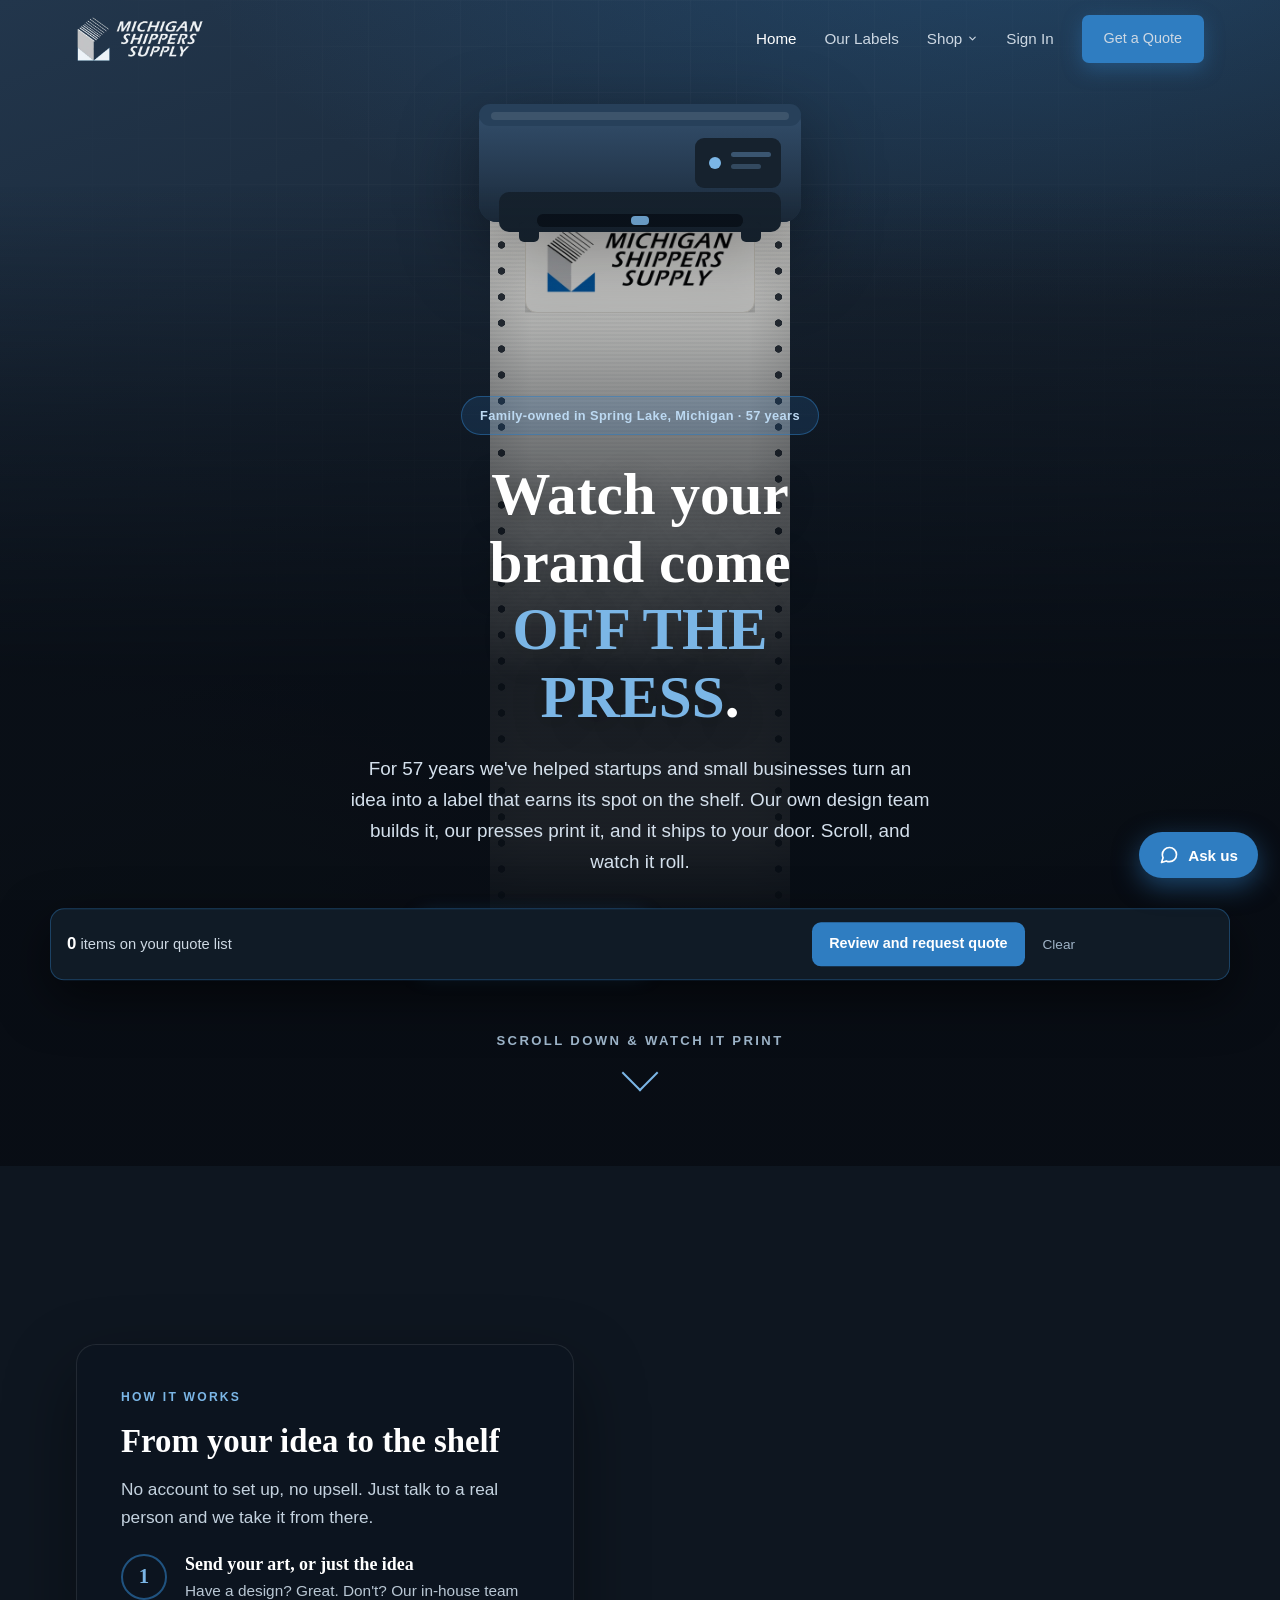
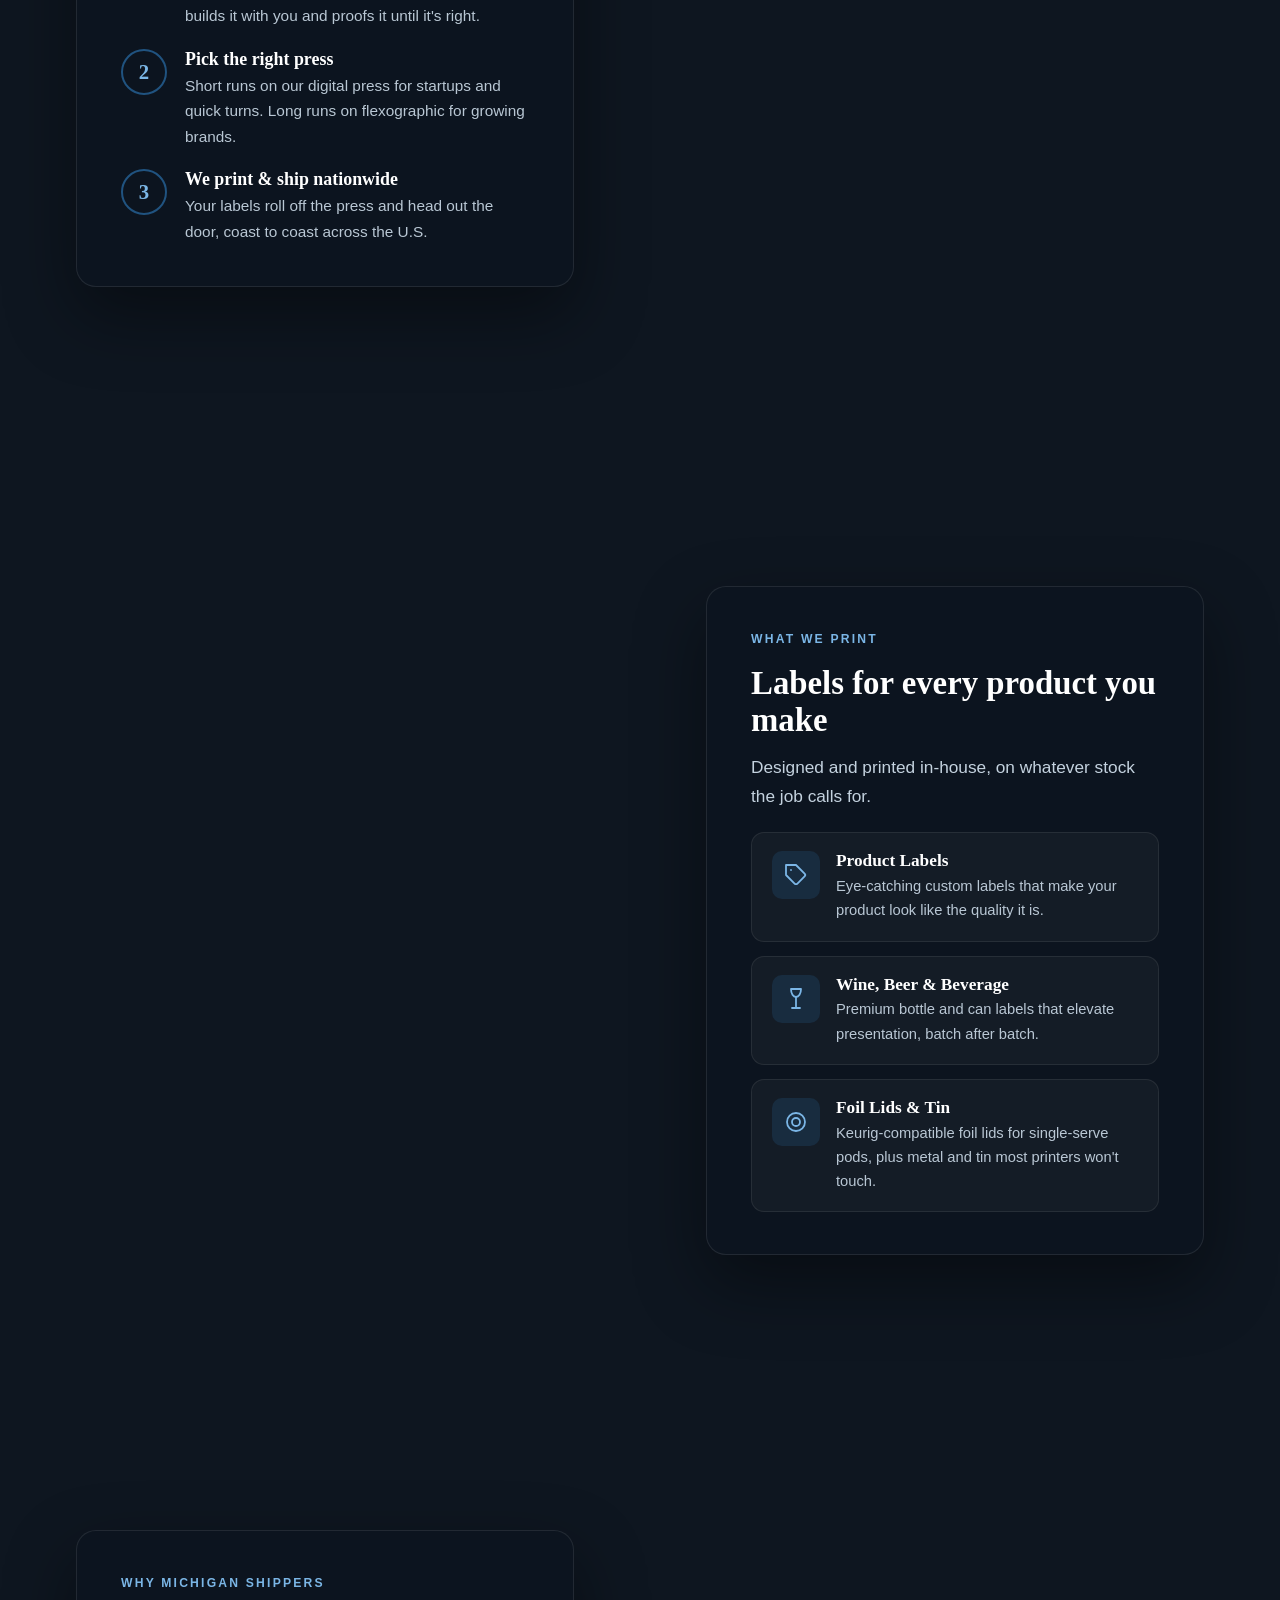
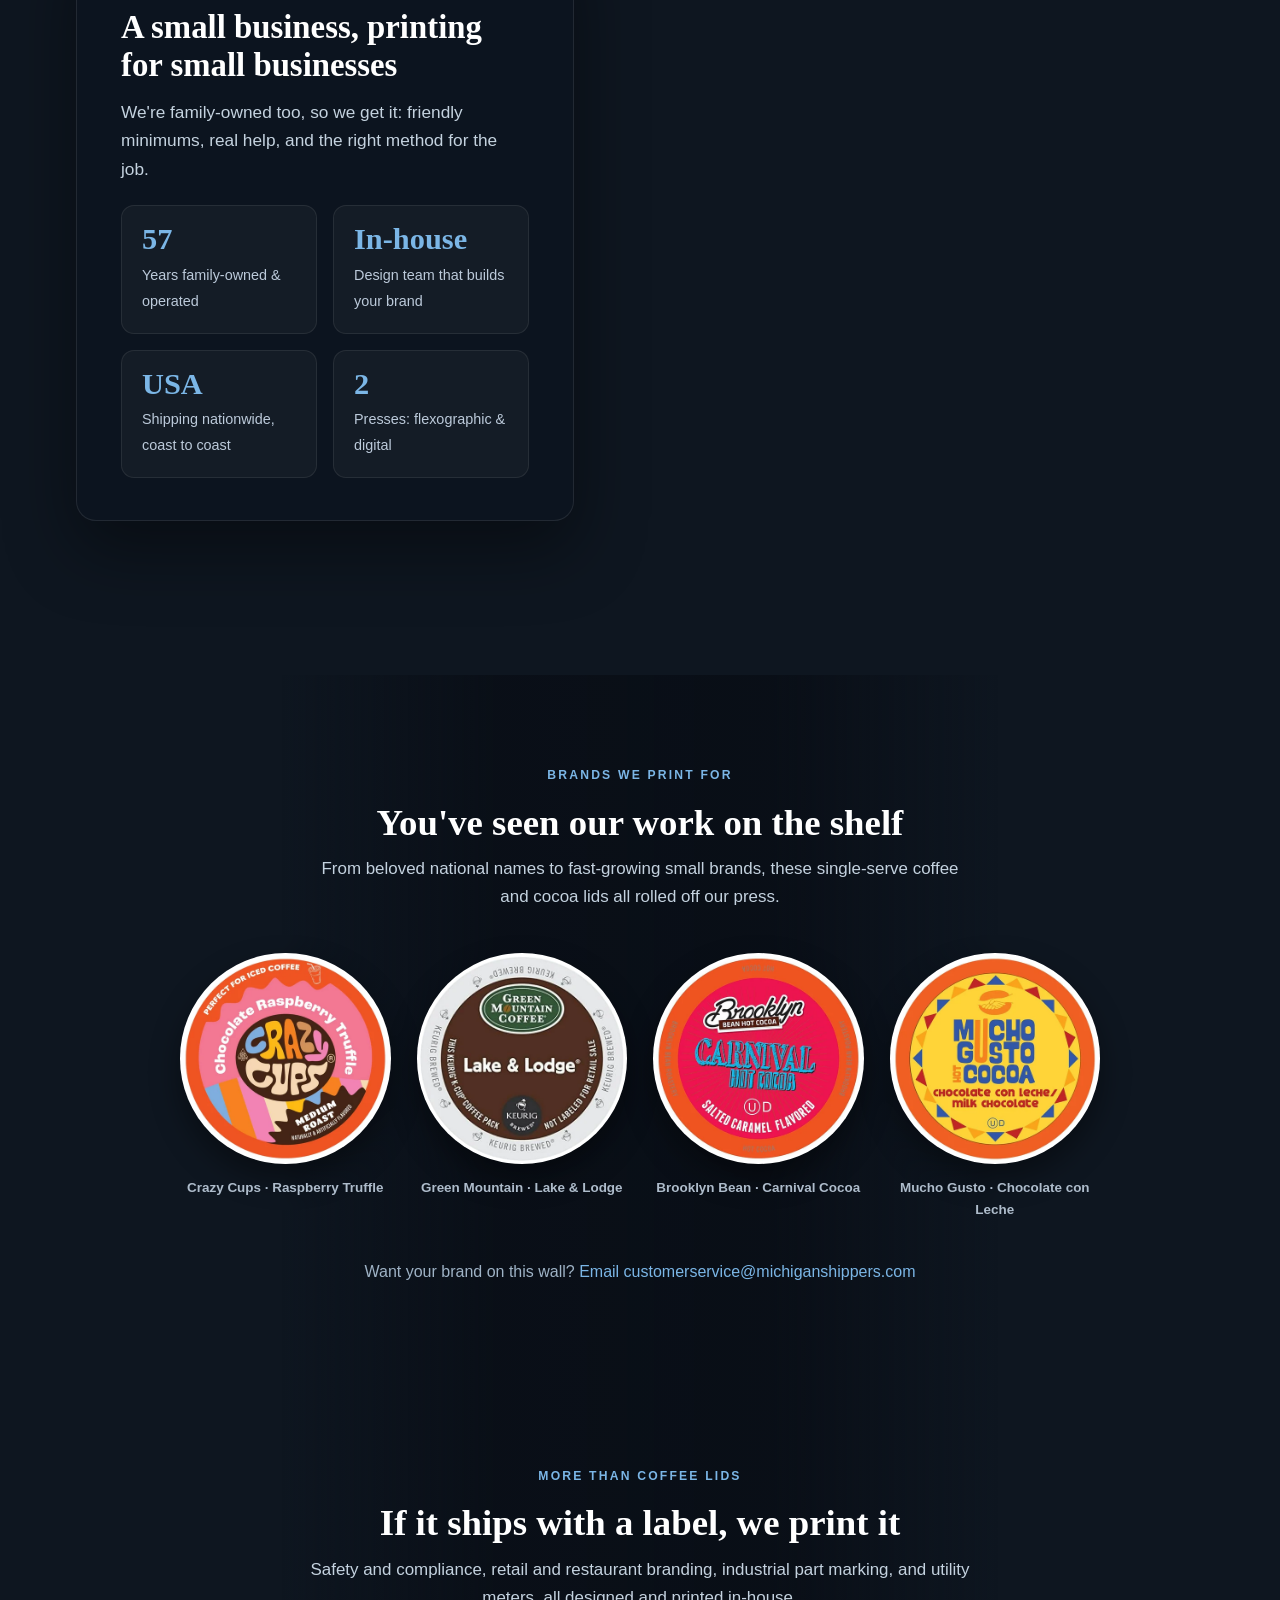
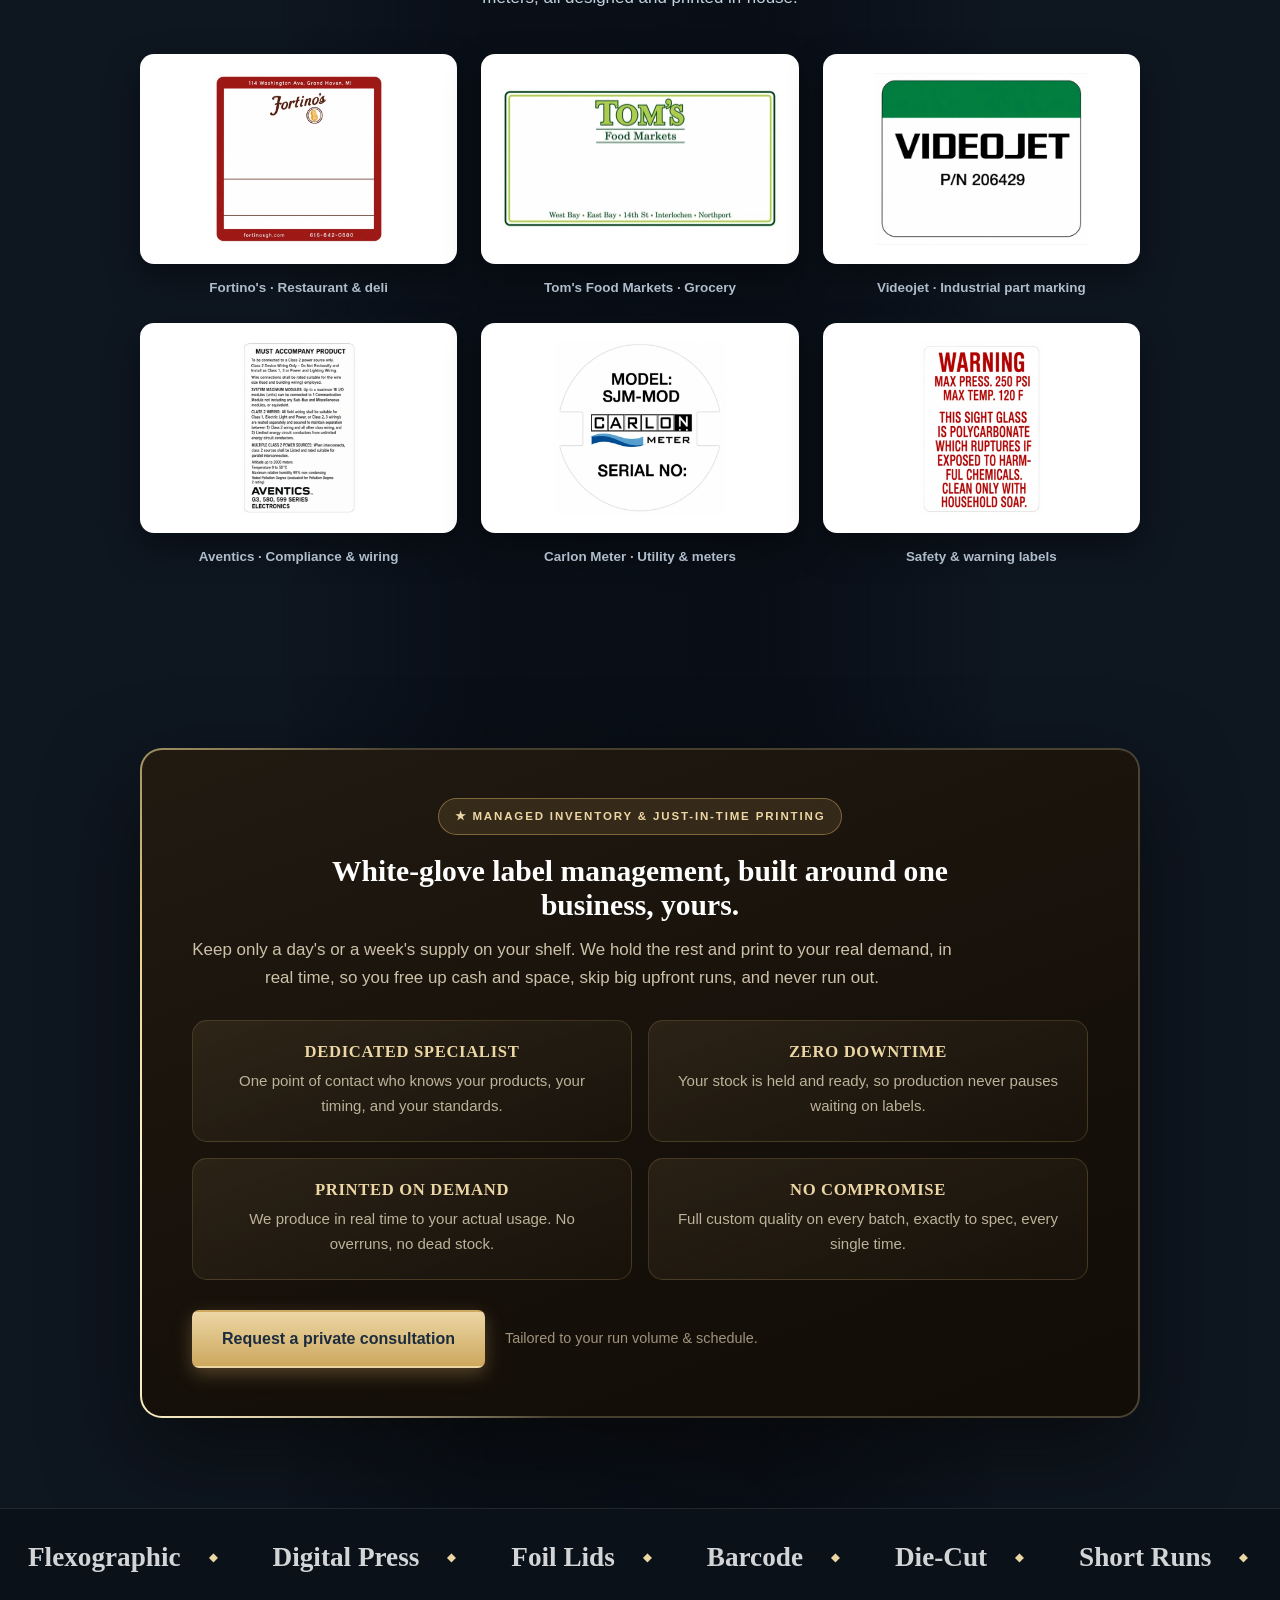
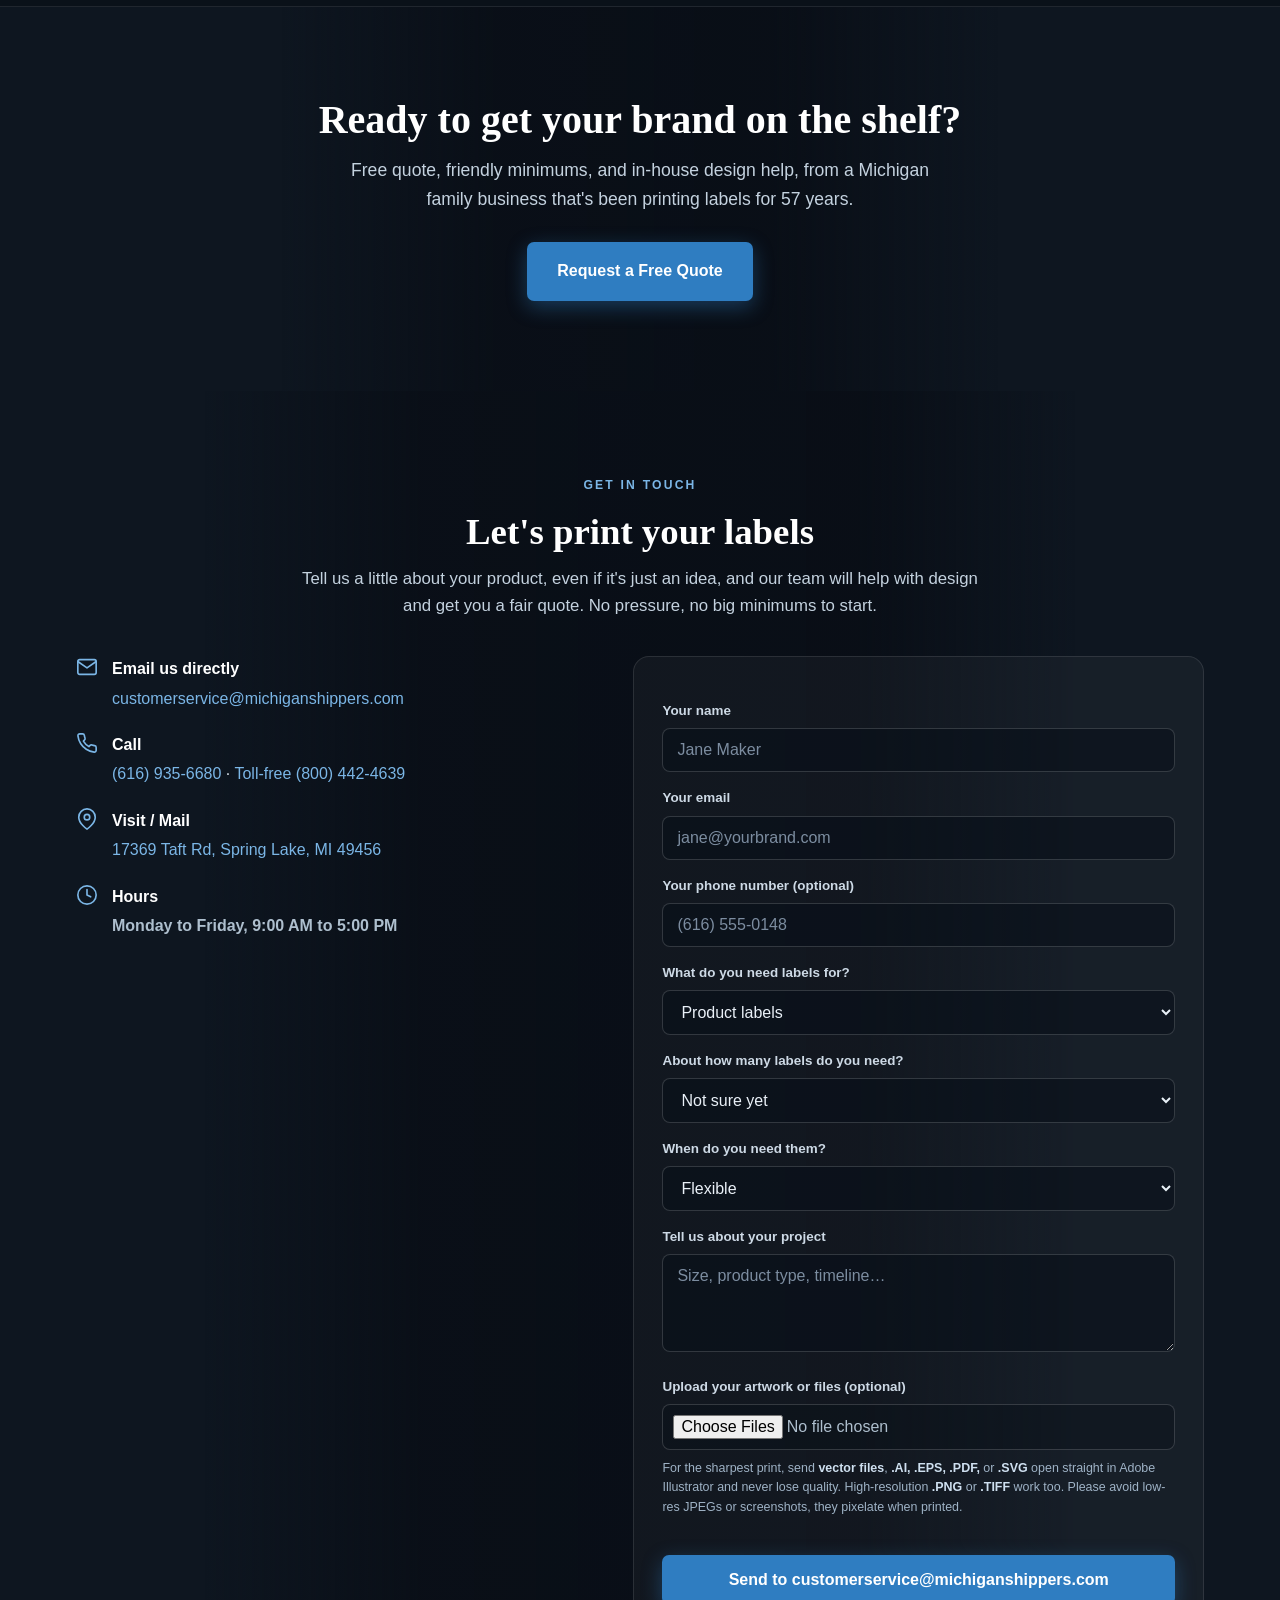
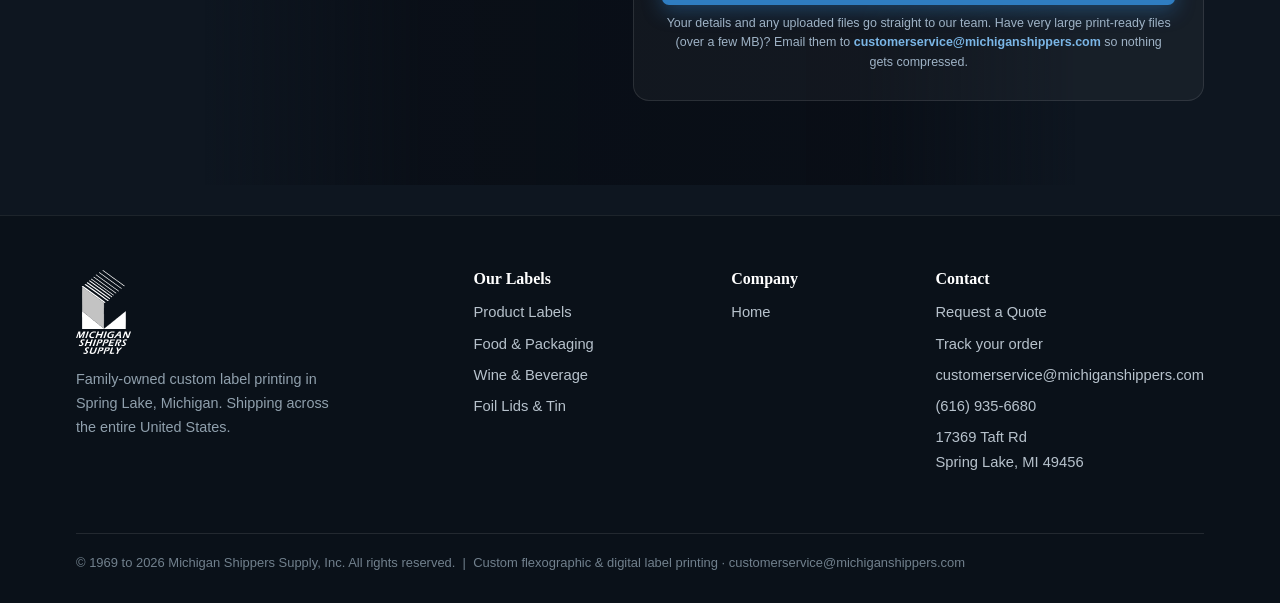
<file: index.html>
<!DOCTYPE html>
<html lang="en">
<head>
<meta charset="UTF-8" />
<meta name="viewport" content="width=device-width, initial-scale=1.0" />
<title>Michigan Shippers Supply | Watch Your Brand Come Off the Press</title>
<meta name="description" content="Family-owned custom label printing in Spring Lake, Michigan for 57 years. An in-house design team and two presses for product, food, candy, wine, beverage, barcode, shipping labels, and Keurig-compatible foil lids. Shipping nationwide. customerservice@michiganshippers.com." />
<meta property="og:type" content="website" />
<meta property="og:site_name" content="Michigan Shippers Supply" />
<meta property="og:title" content="Michigan Shippers Supply" />
<meta property="og:description" content="Family-owned custom label printing in Spring Lake, Michigan for 57 years. Two presses, in-house design, Keurig-compatible foil lids. Shipping nationwide." />
<meta property="og:url" content="https://michiganshippers.com/" />
<meta property="og:image" content="https://michiganshippers.com/images/social-share.jpg" />
<meta property="og:image:width" content="1200" />
<meta property="og:image:height" content="628" />
<meta name="twitter:card" content="summary_large_image" />
<meta name="twitter:image" content="https://michiganshippers.com/images/social-share.jpg" />
<link rel="icon" type="image/png" sizes="128x128" href="images/favicon-128.png" />
<link rel="apple-touch-icon" href="images/favicon-128.png" />
<script>document.documentElement.className='js';</script>
<link rel="stylesheet" href="immersive.css?v=20260803" />
<link rel="stylesheet" href="labels-browse.css?v=20260803" />
<script type="speculationrules">
{"prerender":[{"where":{"and":[{"href_matches":"/*"},{"not":{"href_matches":"/*\\?*"}}]},"eagerness":"moderate"}]}
</script>
  <script defer src="https://site-stats-dartyforlife.vercel.app/script.js" data-website-id="b9dceac7-76d3-4a54-8c4f-c17c00554771" data-domains="michiganshippers.com,www.michiganshippers.com"></script>
</head>
<body>

<!-- ===== PRELOADER ===== -->
<div id="pre">
  <img src="images/logo-on-navy.webp?v=20260803" alt="Michigan Shippers Supply" onerror="this.src='images/logo-vertical-light.png'" />
  <div class="pre-bar"><i></i></div>
  <div class="pre-msg" id="preMsg">Warming up the press&hellip;</div>
</div>

<!-- ===== IMMERSIVE WORLD BG ===== -->
<div class="world" aria-hidden="true"></div>

<!-- ===== PRESS STAGE (printer + ribbon) ===== -->
<div class="stage" aria-hidden="true">
  <!-- printer -->
  <svg class="printer" viewBox="0 0 390 200" xmlns="http://www.w3.org/2000/svg">
    <!-- body -->
    <rect x="34" y="40" width="322" height="118" rx="18" fill="#22364c"/>
    <rect x="34" y="40" width="322" height="118" rx="18" fill="url(#sheen)"/>
    <!-- top band -->
    <rect x="34" y="40" width="322" height="22" rx="11" fill="#27405a"/>
    <!-- top lid highlight -->
    <rect x="46" y="48" width="298" height="8" rx="4" fill="rgba(255,255,255,.10)"/>
    <!-- control panel -->
    <rect x="250" y="74" width="86" height="50" rx="9" fill="#16222e"/>
    <circle class="light" cx="270" cy="99" r="6" fill="#7bb6e6"/>
    <rect x="286" y="88" width="40" height="5" rx="2.5" fill="#3a5570"/>
    <rect x="286" y="100" width="30" height="5" rx="2.5" fill="#33495f"/>
    <!-- print-head housing -->
    <rect x="54" y="128" width="282" height="40" rx="10" fill="#16222e"/>
    <!-- exit slot -->
    <rect x="92" y="150" width="206" height="13" rx="6" fill="#0a121b"/>
    <!-- scanning print head light -->
    <rect class="scanner" x="186" y="152" width="18" height="9" rx="4" fill="#7bb6e6" opacity=".9"/>
    <!-- feet -->
    <rect x="74" y="158" width="20" height="20" rx="5" fill="#16222e"/>
    <rect x="296" y="158" width="20" height="20" rx="5" fill="#16222e"/>
    <defs>
      <linearGradient id="sheen" x1="0" y1="0" x2="0" y2="1">
        <stop offset="0" stop-color="#34506e"/>
        <stop offset="1" stop-color="#1b2a3a"/>
      </linearGradient>
    </defs>
  </svg>
  <!-- ribbon -->
  <div class="ribbon">
    <div class="paper-strip"></div>
    <div class="ribbon-track" id="track">
      <!-- labels appended in PRINT ORDER by JS (column-reverse renders first at bottom/slot) -->
    </div>
  </div>
</div>

<!-- ===== NAV ===== -->
<header class="nav" id="nav">
  <div class="nav-inner">
    <a class="brand" href="index.html" aria-label="Michigan Shippers Supply home">
      <img src="images/logo-horizontal-light.webp?v=20260803" alt="Michigan Shippers Supply" onerror="this.src='images/logo-on-navy.webp?v=20260803'" />
    </a>
    <nav class="links">
      <a class="active" href="index.html">Home</a>
      <a href="labels.html">Our Labels</a>
      <details class="nav-shop">
        <summary>Shop<svg viewBox="0 0 24 24" fill="none" stroke="currentColor" stroke-width="2.5" stroke-linecap="round" stroke-linejoin="round"><polyline points="6 9 12 15 18 9"/></svg></summary>
        <div class="shop-menu">
          <a href="store.html#cat-printers">Printers &amp; Printheads</a>
          <a href="store.html#cat-ribbons">Thermal-Transfer Ribbons</a>
          <a href="store.html#cat-markers">Paint Markers &amp; Coding</a>
          <a href="store.html#cat-applicators">Rollers &amp; Applicators</a>
          <a href="store.html#cat-coatings">UV Varnish &amp; Coatings</a>
          <a href="store.html#cat-barcodes">Barcodes &amp; Scanning</a>
          <a href="store.html#cat-software">Label Software</a>
          <a href="store.html#cat-custom">Custom Orders &amp; Services</a>
          <a class="shop-all" href="store.html">Shop all supplies</a>
        </div>
      </details>
            <a class="nav-signin" href="account.html">Sign In</a>
      <a class="btn btn-primary" href="#contact">Get a Quote</a>
    </nav>
    <button class="nav-toggle" aria-label="Menu" onclick="document.querySelector('nav.links').style.display='flex'">
      <svg width="28" height="28" viewBox="0 0 24 24" fill="none" stroke="#cdd8e3" stroke-width="2"><line x1="3" y1="6" x2="21" y2="6"/><line x1="3" y1="12" x2="21" y2="12"/><line x1="3" y1="18" x2="21" y2="18"/></svg>
    </button>
  </div>
</header>

<!-- ===== FLOW ===== -->
<main class="flow">

  <!-- HERO -->
  <section class="hero" id="top">
    <span class="badge reveal">Family-owned in Spring Lake, Michigan &middot; 57 years</span>
    <h1 class="reveal">Watch your brand come <em>OFF THE PRESS</em>.</h1>
    <p class="lead reveal">For 57 years we've helped startups and small businesses turn an idea into a label that earns its spot on the shelf. Our own design team builds it, our presses print it, and it ships to your door. Scroll, and watch it roll.</p>
    <div class="cta-row reveal">
      <a class="btn btn-primary" href="#contact">Request a Free Quote</a>
      <a class="btn btn-ghost" href="labels.html">See What We Print</a>
    </div>
    <div class="scrollcue reveal">Scroll down &amp; watch it print<span class="chev"></span></div>
  </section>

  <!-- HOW IT WORKS -->
  <section class="vsec left">
    <div class="wrap"><div class="panel reveal">
      <div class="eyebrow">How it works</div>
      <h2>From your idea to the shelf</h2>
      <p class="lead">No account to set up, no upsell. Just talk to a real person and we take it from there.</p>
      <div class="steps">
        <div class="step"><span class="n">1</span><div><h3>Send your art, or just the idea</h3><p>Have a design? Great. Don't? Our in-house team builds it with you and proofs it until it's right.</p></div></div>
        <div class="step"><span class="n">2</span><div><h3>Pick the right press</h3><p>Short runs on our digital press for startups and quick turns. Long runs on flexographic for growing brands.</p></div></div>
        <div class="step"><span class="n">3</span><div><h3>We print &amp; ship nationwide</h3><p>Your labels roll off the press and head out the door, coast to coast across the U.S.</p></div></div>
      </div>
    </div></div>
  </section>

  <!-- WHAT WE PRINT -->
  <section class="vsec right">
    <div class="wrap"><div class="panel reveal">
      <div class="eyebrow">What we print</div>
      <h2>Labels for every product you make</h2>
      <p class="lead">Designed and printed in-house, on whatever stock the job calls for.</p>
      <div class="scards">
        <div class="scard"><div class="ic"><svg width="24" height="24" viewBox="0 0 24 24" fill="none" stroke="#7bb6e6" stroke-width="1.8" stroke-linecap="round" stroke-linejoin="round"><path d="M20.59 13.41l-7.17 7.17a2 2 0 0 1-2.83 0L2 12V2h10l8.59 8.59a2 2 0 0 1 0 2.82z"/><line x1="7" y1="7" x2="7.01" y2="7"/></svg></div><div><h3>Product Labels</h3><p>Eye-catching custom labels that make your product look like the quality it is.</p></div></div>
        <div class="scard"><div class="ic"><svg width="24" height="24" viewBox="0 0 24 24" fill="none" stroke="#7bb6e6" stroke-width="1.8" stroke-linecap="round" stroke-linejoin="round"><path d="M7 2h10c0 4.8-2.2 8-5 8S7 6.8 7 2z"/><line x1="12" y1="10" x2="12" y2="21"/><line x1="8" y1="21" x2="16" y2="21"/></svg></div><div><h3>Wine, Beer &amp; Beverage</h3><p>Premium bottle and can labels that elevate presentation, batch after batch.</p></div></div>
        <div class="scard"><div class="ic"><svg width="24" height="24" viewBox="0 0 24 24" fill="none" stroke="#7bb6e6" stroke-width="1.8" stroke-linecap="round" stroke-linejoin="round"><circle cx="12" cy="12" r="9"/><circle cx="12" cy="12" r="4"/></svg></div><div><h3>Foil Lids &amp; Tin</h3><p>Keurig-compatible foil lids for single-serve pods, plus metal and tin most printers won't touch.</p></div></div>
      </div>
    </div></div>
  </section>

  <!-- WHY US / STATS -->
  <section class="vsec left">
    <div class="wrap"><div class="panel reveal">
      <div class="eyebrow">Why Michigan Shippers</div>
      <h2>A small business, printing for small businesses</h2>
      <p class="lead">We're family-owned too, so we get it: friendly minimums, real help, and the right method for the job.</p>
      <div class="stats">
        <div class="stat"><b>57</b><span>Years family-owned &amp; operated</span></div>
        <div class="stat"><b>In-house</b><span>Design team that builds your brand</span></div>
        <div class="stat"><b>USA</b><span>Shipping nationwide, coast to coast</span></div>
        <div class="stat"><b>2</b><span>Presses: flexographic &amp; digital</span></div>
      </div>
    </div></div>
  </section>

  <!-- PROOF GALLERY -->
  <section class="vsec center short">
    <div class="wrap">
      <div class="proof-head reveal">
        <div class="eyebrow">Brands we print for</div>
        <h2>You've seen our work on the shelf</h2>
        <p>From beloved national names to fast-growing small brands, these single-serve coffee and cocoa lids all rolled off our press.</p>
      </div>
      <div class="lid-grid">
        <figure class="lid reveal"><span class="circ"><img src="images/customers/crazy-cups-raspberry.webp?v=20260803" alt="Crazy Cups Chocolate Raspberry Truffle K-Cup lid printed by Michigan Shippers Supply"></span><figcaption>Crazy Cups &middot; Raspberry Truffle</figcaption></figure>
        <figure class="lid reveal"><span class="circ"><img src="images/customers/lake-lodge.webp?v=20260803" alt="Green Mountain Coffee Lake &amp; Lodge K-Cup lid printed by Michigan Shippers Supply"></span><figcaption>Green Mountain &middot; Lake &amp; Lodge</figcaption></figure>
        <figure class="lid reveal"><span class="circ"><img src="images/customers/brooklyn-bean.webp?v=20260803" alt="Brooklyn Bean Carnival hot cocoa lid printed by Michigan Shippers Supply"></span><figcaption>Brooklyn Bean &middot; Carnival Cocoa</figcaption></figure>
        <figure class="lid reveal"><span class="circ"><img src="images/customers/mucho-gusto.webp?v=20260803" alt="Mucho Gusto Chocolate con Leche hot cocoa lid printed by Michigan Shippers Supply"></span><figcaption>Mucho Gusto &middot; Chocolate con Leche</figcaption></figure>
      </div>
      <p class="proof-note reveal">Want your brand on this wall? <a href="mailto:customerservice@michiganshippers.com">Email customerservice@michiganshippers.com</a></p>
    </div>
  </section>

  <!-- EXAMPLES GALLERY -->
  <section class="vsec center short">
    <div class="wrap">
      <div class="proof-head reveal">
        <div class="eyebrow">More than coffee lids</div>
        <h2>If it ships with a label, we print it</h2>
        <p>Safety and compliance, retail and restaurant branding, industrial part marking, and utility meters, all designed and printed in-house.</p>
      </div>
      <div class="exgrid">
        <figure class="exitem reveal"><span class="tile"><img src="images/labels/fortinos-red.webp?v=20260803" alt="Fortino's restaurant and deli label printed by Michigan Shippers Supply"></span><figcaption>Fortino's &middot; Restaurant &amp; deli</figcaption></figure>
        <figure class="exitem reveal"><span class="tile"><img src="images/labels/toms-food-markets.webp?v=20260803" alt="Tom's Food Markets grocery label printed by Michigan Shippers Supply"></span><figcaption>Tom's Food Markets &middot; Grocery</figcaption></figure>
        <figure class="exitem reveal"><span class="tile"><img src="images/labels/videojet.webp?v=20260803" alt="Videojet part number label printed by Michigan Shippers Supply"></span><figcaption>Videojet &middot; Industrial part marking</figcaption></figure>
        <figure class="exitem reveal"><span class="tile"><img src="images/labels/aventics.webp?v=20260803" alt="Aventics compliance and wiring label printed by Michigan Shippers Supply"></span><figcaption>Aventics &middot; Compliance &amp; wiring</figcaption></figure>
        <figure class="exitem reveal"><span class="tile"><img src="images/labels/carlon-meter.webp?v=20260803" alt="Carlon Meter label printed by Michigan Shippers Supply"></span><figcaption>Carlon Meter &middot; Utility &amp; meters</figcaption></figure>
        <figure class="exitem reveal"><span class="tile"><img src="images/labels/warning-sight-glass.webp?v=20260803" alt="Warning sight glass safety label printed by Michigan Shippers Supply"></span><figcaption>Safety &amp; warning labels</figcaption></figure>
      </div>
    </div>
  </section>

  <!-- PREMIUM PROGRAM -->
  <section class="vsec center short">
    <div class="wrap"><div class="program-wrap reveal">
      <div class="program-card">
        <span class="program-badge">&#9733; Managed Inventory &amp; Just-in-Time Printing</span>
        <h2>White-glove label management, built around one business, yours.</h2>
        <p class="plead">Keep only a day's or a week's supply on your shelf. We hold the rest and print to your real demand, in real time, so you free up cash and space, skip big upfront runs, and never run out.</p>
        <div class="pillars">
          <div class="pillar"><h4>Dedicated specialist</h4><p>One point of contact who knows your products, your timing, and your standards.</p></div>
          <div class="pillar"><h4>Zero downtime</h4><p>Your stock is held and ready, so production never pauses waiting on labels.</p></div>
          <div class="pillar"><h4>Printed on demand</h4><p>We produce in real time to your actual usage. No overruns, no dead stock.</p></div>
          <div class="pillar"><h4>No compromise</h4><p>Full custom quality on every batch, exactly to spec, every single time.</p></div>
        </div>
        <div class="program-cta">
          <a class="btn btn-gold" href="#contact">Request a private consultation</a>
          <span class="program-note">Tailored to your run volume &amp; schedule.</span>
        </div>
      </div>
    </div></div>
  </section>

  <!-- MARQUEE -->
  <div class="marquee" aria-hidden="true">
    <div class="marquee-track">
      <span>Flexographic</span><span>Digital Press</span><span>Foil Lids</span><span>Barcode</span><span>Die-Cut</span><span>Short Runs</span><span>In-House Design</span><span>Wine &amp; Beverage</span><span>Since 1969</span>
      <span>Flexographic</span><span>Digital Press</span><span>Foil Lids</span><span>Barcode</span><span>Die-Cut</span><span>Short Runs</span><span>In-House Design</span><span>Wine &amp; Beverage</span><span>Since 1969</span>
    </div>
  </div>

  <!-- FINAL CTA -->
  <section class="vsec center short">
    <div class="wrap"><div class="final reveal">
      <h2>Ready to get your brand on the shelf?</h2>
      <p>Free quote, friendly minimums, and in-house design help, from a Michigan family business that's been printing labels for 57 years.</p>
      <a class="btn btn-primary" href="#contact">Request a Free Quote</a>
    </div></div>
  </section>
<!-- ===== CONTACT / QUOTE ===== -->
<section class="sec band" id="contact">
  <div class="wrap">
    <div class="shead reveal" style="margin-bottom:36px;">
      <div class="eyebrow">Get In Touch</div>
      <h2>Let's print your labels</h2>
      <p>Tell us a little about your product, even if it's just an idea, and our team will help with design and get you a fair quote. No pressure, no big minimums to start.</p>
    </div>
    <div class="contact-wrap reveal">
      <div class="contact-info">
        <div class="email-cta">
          <span class="ic"><svg width="22" height="22" viewBox="0 0 24 24" fill="none" stroke="#7bb6e6" stroke-width="1.8" stroke-linecap="round" stroke-linejoin="round"><rect x="2" y="4" width="20" height="16" rx="2"/><polyline points="22,6 12,13 2,6"/></svg></span>
          <span><b>Email us directly</b><a href="mailto:customerservice@michiganshippers.com">customerservice@michiganshippers.com</a></span>
        </div>
        <div class="email-cta"><span class="ic"><svg width="22" height="22" viewBox="0 0 24 24" fill="none" stroke="#7bb6e6" stroke-width="1.8" stroke-linecap="round" stroke-linejoin="round"><path d="M22 16.92v3a2 2 0 0 1-2.18 2 19.79 19.79 0 0 1-8.63-3.07 19.5 19.5 0 0 1-6-6 19.79 19.79 0 0 1-3.07-8.67A2 2 0 0 1 4.11 2h3a2 2 0 0 1 2 1.72 12.84 12.84 0 0 0 .7 2.81 2 2 0 0 1-.45 2.11L8.09 9.91a16 16 0 0 0 6 6l1.27-1.27a2 2 0 0 1 2.11-.45 12.84 12.84 0 0 0 2.81.7A2 2 0 0 1 22 16.92z"/></svg></span><span><b>Call</b><a href="tel:+16169356680">(616) 935-6680</a> &middot; <a href="tel:+18004424639">Toll-free (800) 442-4639</a></span></div>
        <div class="email-cta"><span class="ic"><svg width="22" height="22" viewBox="0 0 24 24" fill="none" stroke="#7bb6e6" stroke-width="1.8" stroke-linecap="round" stroke-linejoin="round"><path d="M21 10c0 7-9 13-9 13s-9-6-9-13a9 9 0 0 1 18 0z"/><circle cx="12" cy="10" r="3"/></svg></span><span><b>Visit / Mail</b><a href="https://maps.google.com/?q=17369+Taft+Rd%2C+Spring+Lake%2C+MI+49456" target="_blank" rel="noopener">17369 Taft Rd, Spring Lake, MI 49456</a></span></div>
        <div class="email-cta"><span class="ic"><svg width="22" height="22" viewBox="0 0 24 24" fill="none" stroke="#7bb6e6" stroke-width="1.8" stroke-linecap="round" stroke-linejoin="round"><circle cx="12" cy="12" r="10"/><polyline points="12 6 12 12 16 14"/></svg></span><span><b>Hours</b><span>Monday to Friday, 9:00 AM to 5:00 PM</span></span></div>
      </div>
      <!-- Quote form uses Netlify Forms. Every submission (including uploaded files) is stored in
           the Netlify dashboard (Forms tab) and emailed to the address configured there.
           File uploads need a native multipart POST, so this form submits normally (no AJAX). -->
      <form id="quoteForm" name="quote" method="POST" enctype="multipart/form-data" action="/api/quote">
        <input type="hidden" name="form-name" value="quote" />
        <input type="hidden" name="subject" value="New label quote request from michiganshippers.com" />
        <p hidden><label>Skip if you are human: <input name="bot-field" tabindex="-1" autocomplete="off" /></label></p>
        <label for="name">Your name</label>
        <input id="name" name="name" type="text" placeholder="Jane Maker" required />
        <label for="email">Your email</label>
        <input id="email" name="email" type="email" placeholder="jane@yourbrand.com" required />
        <label for="phone">Your phone number (optional)</label>
        <input id="phone" name="phone" type="tel" placeholder="(616) 555-0148" autocomplete="tel" inputmode="tel" />
        <label for="type">What do you need labels for?</label>
        <select id="type" name="label_type">
          <option>Product labels</option>
          <option>Food &amp; packaging</option>
          <option>Candy</option>
          <option>Wine / beer / beverage</option>
          <option>Barcode / shipping</option>
          <option>Keurig-compatible foil lids / tin</option>
          <option>Managed inventory / white-glove program</option>
          <option>Brand &amp; label design help</option>
          <option>Not sure yet, need help</option>
        </select>
        <label for="quantity">About how many labels do you need?</label>
        <select id="quantity" name="quantity">
          <option>Not sure yet</option>
          <option>Under 250</option>
          <option>250 to 1,000</option>
          <option>1,000 to 5,000</option>
          <option>5,000 to 25,000</option>
          <option>25,000 or more</option>
        </select>
        <label for="deadline">When do you need them?</label>
        <select id="deadline" name="deadline">
          <option>Flexible</option>
          <option>2 to 3 weeks</option>
          <option>Rush (under 10 days)</option>
        </select>
        <label for="msg">Tell us about your project</label>
        <textarea id="msg" name="message" rows="4" placeholder="Size, product type, timeline&hellip;"></textarea>
        <label for="artwork">Upload your artwork or files (optional)</label>
        <input id="artwork" name="attachment" type="file" multiple accept=".ai,.eps,.pdf,.svg,.tif,.tiff,.png,.jpg,.jpeg" />
        <p class="upload-hint">For the sharpest print, send <strong>vector files</strong>, <strong>.AI, .EPS, .PDF,</strong> or <strong>.SVG</strong> open straight in Adobe Illustrator and never lose quality. High-resolution <strong>.PNG</strong> or <strong>.TIFF</strong> work too. Please avoid low-res JPEGs or screenshots, they pixelate when printed.</p>
        <button class="btn btn-primary" type="submit">Send to customerservice@michiganshippers.com</button>
        <p class="form-note" id="formNote">Your details and any uploaded files go straight to our team. Have very large print-ready files (over a few MB)? Email them to <a href="mailto:customerservice@michiganshippers.com">customerservice@michiganshippers.com</a> so nothing gets compressed.</p>
      </form>
      <script>
        /* Post the quote to /api/quote (Resend) instead of Netlify Forms.
           Netlify Forms only collect when Netlify serves the site, and deploys
           there are credit-blocked, so the site now runs on Vercel.

           This is the business's primary conversion path, so it fails LOUD:
           success is revealed ONLY on a 2xx, and any failure shows a real error
           with a working mailto rather than a thank-you page that quietly ate
           the request. Files are read as base64 because the endpoint takes JSON. */
        (function(){
          var form=document.getElementById('quoteForm');
          if(!form) return;
          var note=document.getElementById('formNote');
          var MAX_BYTES=2300000; /* ~3.1MB base64, under Vercel's 4.5MB body cap */

          function readFile(f){
            return new Promise(function(res,rej){
              var r=new FileReader();
              r.onload=function(){ var s=String(r.result); res({filename:f.name, content:s.slice(s.indexOf(',')+1)}); };
              r.onerror=rej; r.readAsDataURL(f);
            });
          }
          function fail(msg){
            if(note){
              note.innerHTML = msg + ' You can also email <a href="mailto:customerservice@michiganshippers.com">customerservice@michiganshippers.com</a> or call <a href="tel:16169356680">(616) 935-6680</a>.';
              note.style.color = '#a4331f';
            }
          }

          form.addEventListener('submit', async function(e){
            e.preventDefault();
            var btn=form.querySelector('button[type=submit]');
            var orig=btn?btn.textContent:'';
            if(btn){ btn.disabled=true; btn.textContent='Sending…'; }
            if(note){ note.style.color=''; }

            try{
              var fd=new FormData(form), payload={};
              ['name','email','phone','label_type','quantity','deadline','message','bot-field']
                .forEach(function(k){ payload[k]=fd.get(k)||''; });

              var input=document.getElementById('artwork');
              var files=input&&input.files?[].slice.call(input.files,0,6):[];
              var total=files.reduce(function(n,f){return n+f.size;},0);
              if(total>MAX_BYTES){
                if(btn){ btn.disabled=false; btn.textContent=orig; }
                return fail('Those files are too large to send through the form (about 2MB total is the limit).');
              }
              payload.attachments = await Promise.all(files.map(readFile));

              var r = await fetch('/api/quote',{
                method:'POST', headers:{'Content-Type':'application/json'},
                body: JSON.stringify(payload)
              });
              if(!r.ok) throw new Error('http '+r.status);
              window.location.href='/thanks.html';   /* success ONLY on a 2xx */
            }catch(err){
              if(btn){ btn.disabled=false; btn.textContent=orig; }
              fail('Something went wrong sending that, so it did not reach us.');
            }
          });
        })();
      </script>
    </div>
  </div>
</section>
</main>

<!-- ===== FOOTER ===== -->
<footer>
  <div class="wrap">
    <div class="col foot-brand">
      <img src="images/logo-vertical-light.svg" alt="Michigan Shippers Supply" onerror="this.onerror=null;this.src='images/logo-vertical-light.png'" />
      <p>Family-owned custom label printing in Spring Lake, Michigan. Shipping across the entire United States.</p>
    </div>
    <div class="col">
      <h4>Our Labels</h4>
      <a href="labels.html#services">Product Labels</a>
      <a href="labels.html#services">Food &amp; Packaging</a>
      <a href="labels.html#services">Wine &amp; Beverage</a>
      <a href="labels.html#metal">Foil Lids &amp; Tin</a>
    </div>
    <div class="col">
      <h4>Company</h4>
      <a href="index.html">Home</a>
    </div>
    <div class="col">
      <h4>Contact</h4>
      <a href="#contact">Request a Quote</a>
      <a href="account.html">Track your order</a>
      <a href="mailto:customerservice@michiganshippers.com">customerservice@michiganshippers.com</a>
      <a href="tel:16169356680">(616) 935-6680</a>
      <a href="#contact">17369 Taft Rd<br>Spring Lake, MI 49456</a>
    </div>
    <div class="legal">&copy; 1969 to 2026 Michigan Shippers Supply, Inc. All rights reserved. &nbsp;|&nbsp; Custom flexographic &amp; digital label printing &middot; customerservice@michiganshippers.com</div>
  </div>
</footer>

<script defer src="immersive.js?v=20260803"></script>
<script defer src="quote-list.js?v=20260803"></script>
<script defer src="chat.js?v=20260803"></script>
</body>
</html>
</file>
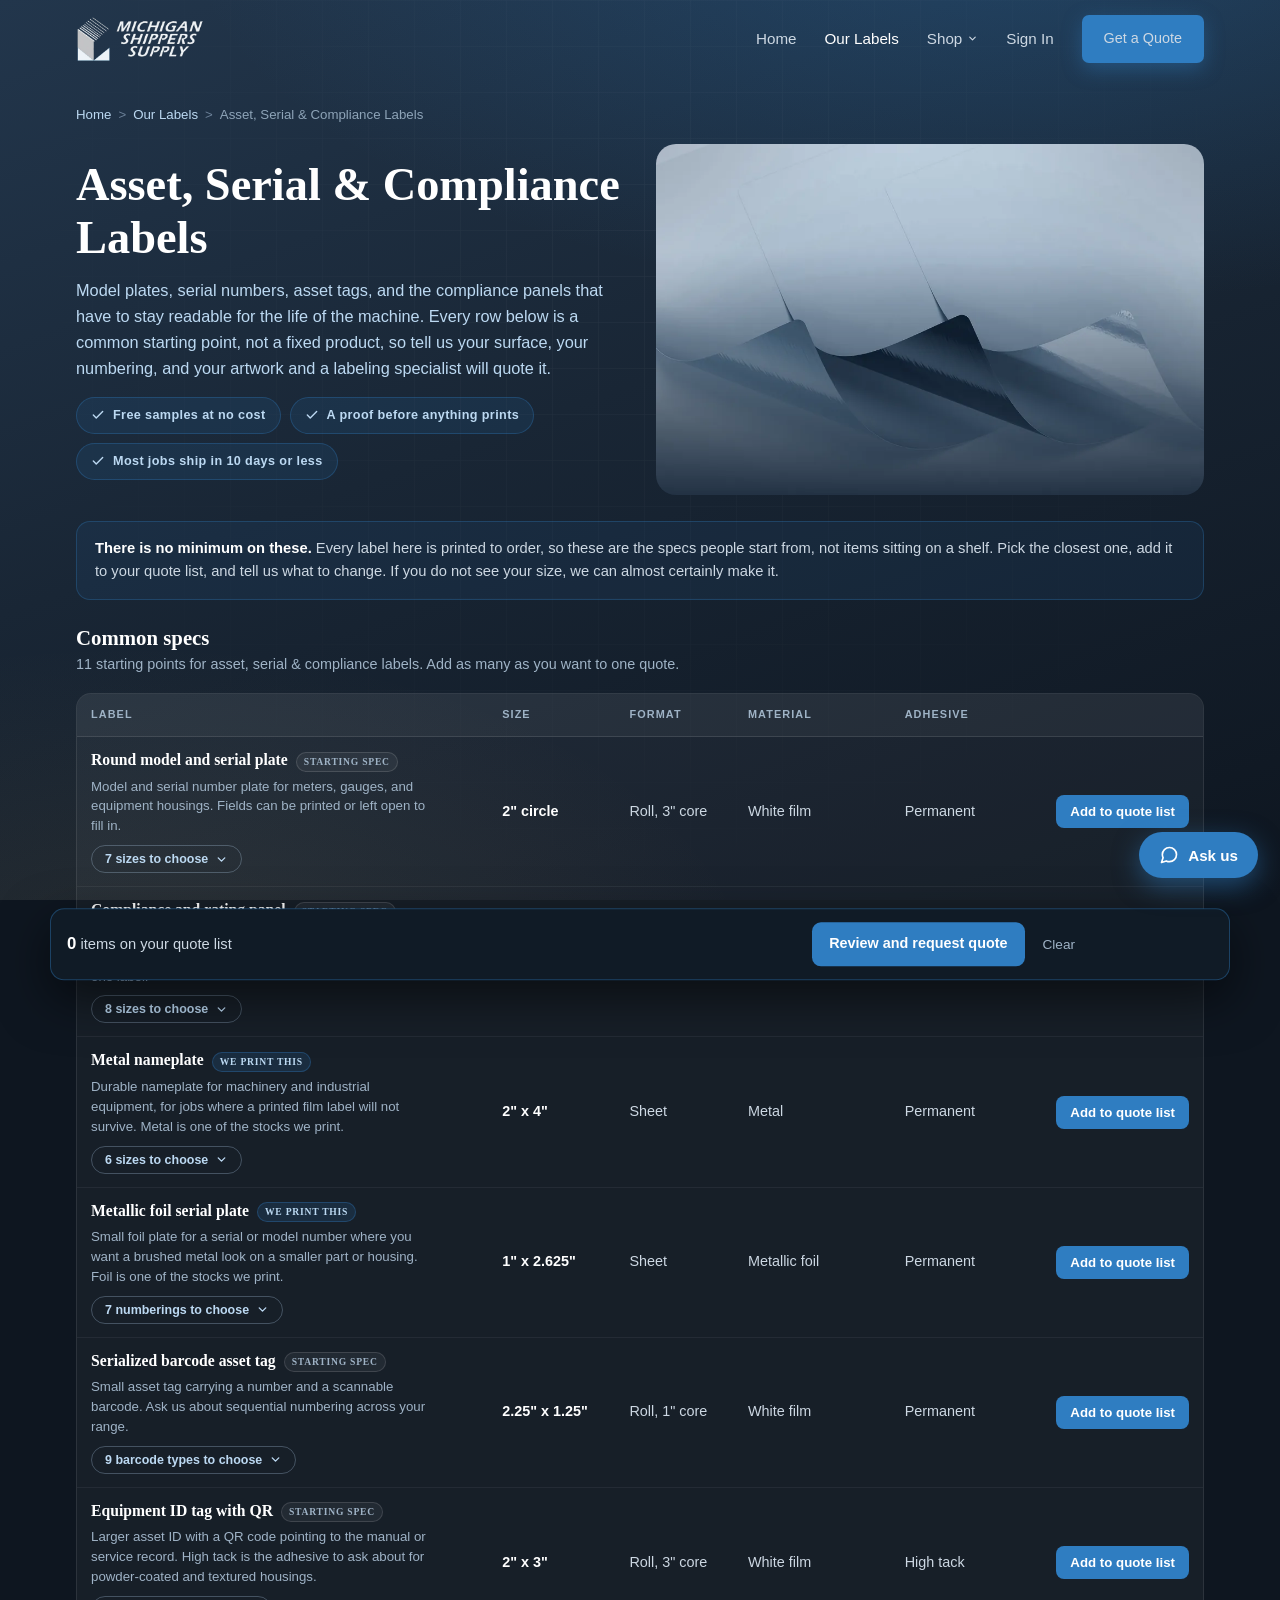
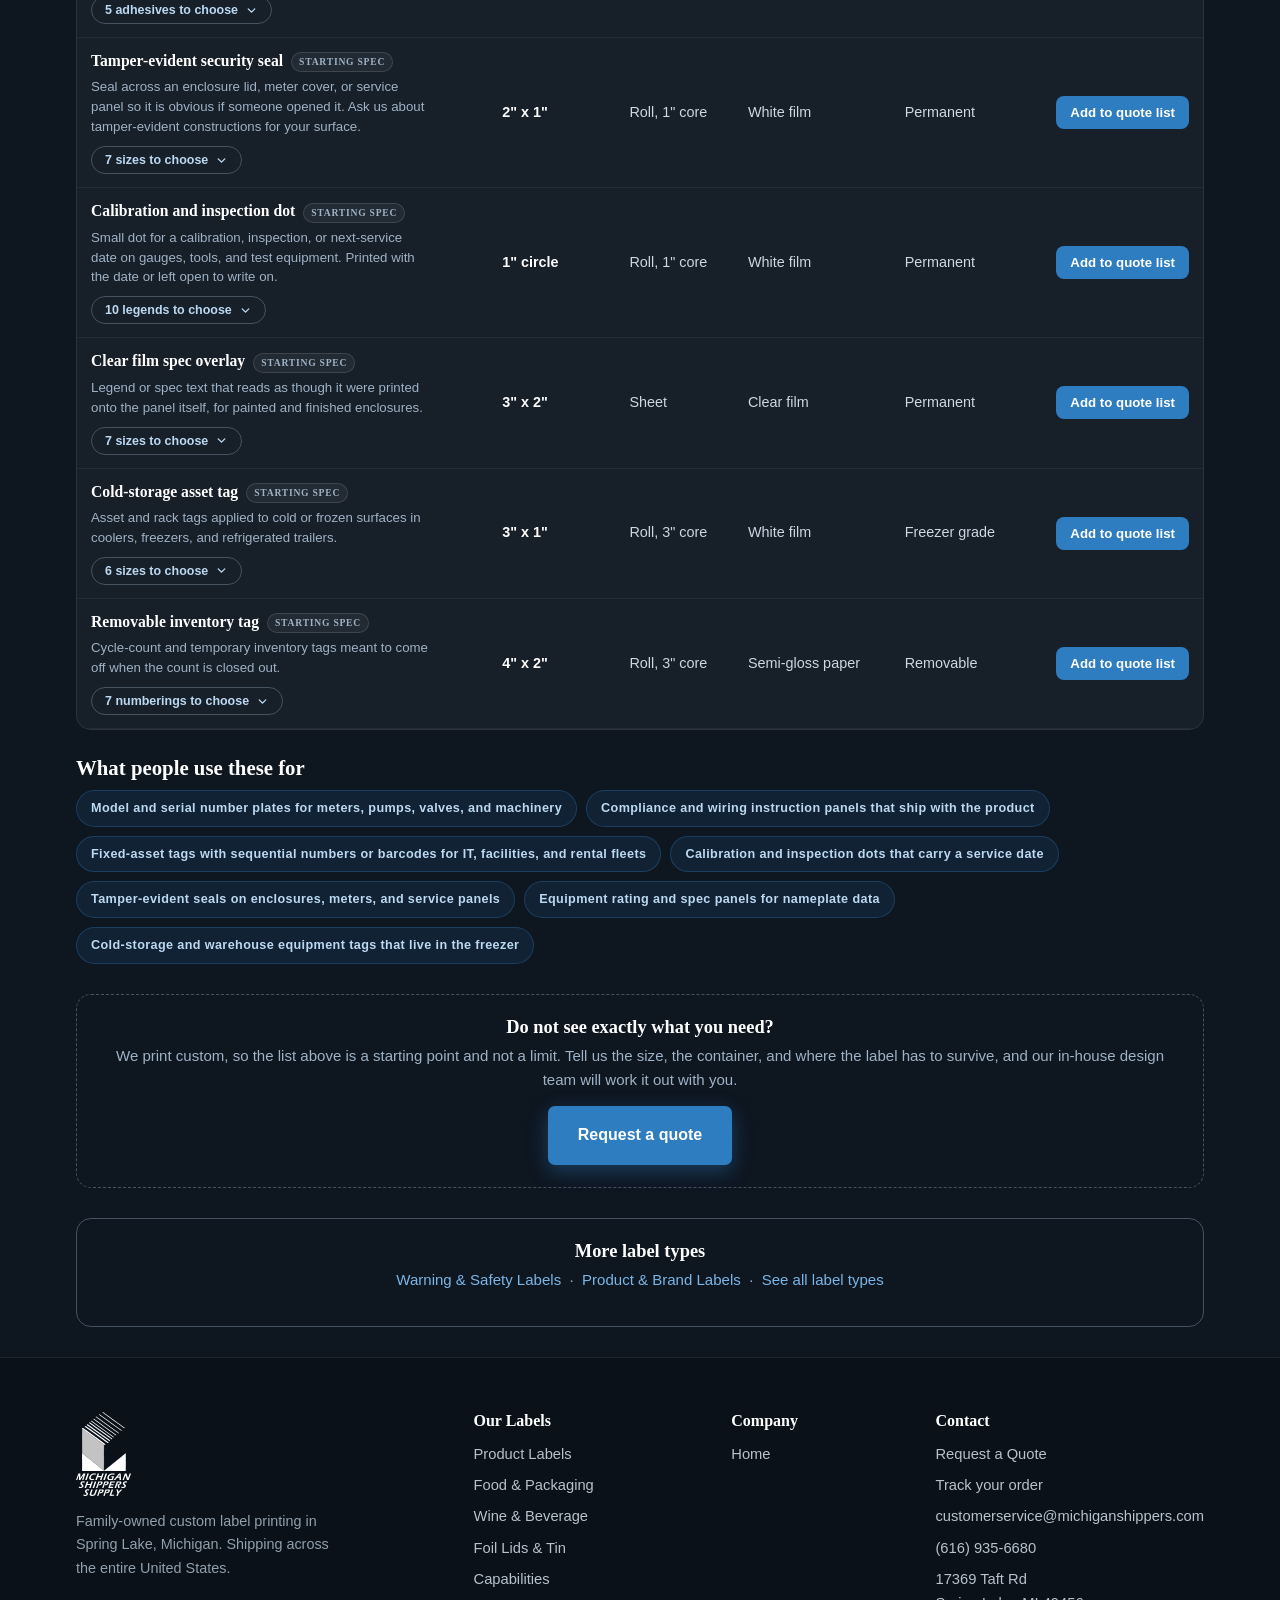
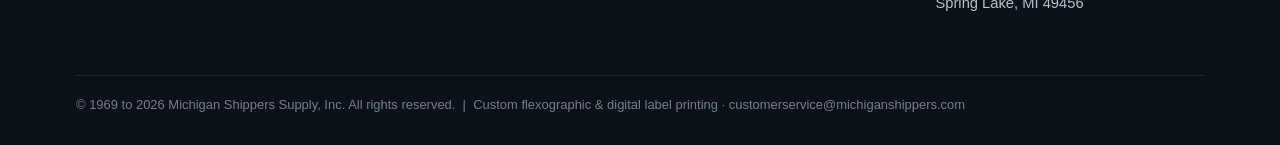
<file: labels-asset-serial.html>
<!DOCTYPE html>
<html lang="en">
<head>
<meta charset="UTF-8" />
<meta name="viewport" content="width=device-width, initial-scale=1.0" />
<title>Asset, Serial &amp; Compliance Labels | Michigan Shippers Supply</title>
<meta name="description" content="Asset, Serial &amp; Compliance Labels from Michigan Shippers Supply, Spring Lake Michigan. 11 common starting specs in paper, film, and foil. Printed to order, most jobs ship in 10 days or less." />
<link rel="canonical" href="https://michiganshippers.com/labels-asset-serial.html" />
<meta property="og:type" content="website" />
<meta property="og:site_name" content="Michigan Shippers Supply" />
<meta property="og:title" content="Asset, Serial &amp; Compliance Labels | Michigan Shippers Supply" />
<meta property="og:description" content="Asset, Serial &amp; Compliance Labels from Michigan Shippers Supply, Spring Lake Michigan. 11 common starting specs in paper, film, and foil. Printed to order, most jobs ship in 10 days or less." />
<meta property="og:url" content="https://michiganshippers.com/labels-asset-serial.html" />
<meta property="og:image" content="https://michiganshippers.com/images/social-share.jpg" />
<meta property="og:image:width" content="1200" />
<meta property="og:image:height" content="628" />
<meta name="twitter:card" content="summary_large_image" />
<meta name="twitter:image" content="https://michiganshippers.com/images/social-share.jpg" />
<link rel="icon" type="image/png" sizes="128x128" href="images/favicon-128.png" />
<link rel="apple-touch-icon" href="images/favicon-128.png" />
<script>document.documentElement.className='js';</script>
<link rel="stylesheet" href="immersive.css?v=20260803" />
<link rel="stylesheet" href="labels-browse.css?v=20260803" />
<script type="speculationrules">
{"prerender":[{"where":{"and":[{"href_matches":"/*"},{"not":{"href_matches":"/*\\?*"}}]},"eagerness":"moderate"}]}
</script>
  <script defer src="https://site-stats-dartyforlife.vercel.app/script.js" data-website-id="b9dceac7-76d3-4a54-8c4f-c17c00554771"></script>
</head>
<body>

<div id="pre">
  <img src="images/logo-on-navy.webp?v=20260803" alt="Michigan Shippers Supply" onerror="this.src='images/logo-vertical-light.png'" />
  <div class="pre-bar"><i></i></div>
  <div class="pre-msg" id="preMsg">Warming up the press&hellip;</div>
</div>
<div class="world" aria-hidden="true"></div>

<header class="nav" id="nav">
  <div class="nav-inner">
    <a class="brand" href="index.html" aria-label="Michigan Shippers Supply home">
      <img src="images/logo-horizontal-light.webp?v=20260803" alt="Michigan Shippers Supply" onerror="this.src='images/logo-on-navy.webp?v=20260803'" />
    </a>
    <nav class="links">
      <a href="index.html">Home</a>
      <a class="active" href="labels.html">Our Labels</a>
      <details class="nav-shop">
        <summary>Shop<svg viewBox="0 0 24 24" fill="none" stroke="currentColor" stroke-width="2.5" stroke-linecap="round" stroke-linejoin="round"><polyline points="6 9 12 15 18 9"/></svg></summary>
        <div class="shop-menu">
          <a href="store.html#cat-printers">Printers &amp; Printheads</a>
          <a href="store.html#cat-ribbons">Thermal-Transfer Ribbons</a>
          <a href="store.html#cat-markers">Paint Markers &amp; Coding</a>
          <a href="store.html#cat-applicators">Rollers &amp; Applicators</a>
          <a href="store.html#cat-coatings">UV Varnish &amp; Coatings</a>
          <a href="store.html#cat-barcodes">Barcodes &amp; Scanning</a>
          <a href="store.html#cat-software">Label Software</a>
          <a href="store.html#cat-custom">Custom Orders &amp; Services</a>
          <a class="shop-all" href="store.html">Shop all supplies</a>
        </div>
      </details>
      <a class="nav-signin" href="account.html">Sign In</a>
      <a class="btn btn-primary" href="index.html#contact">Get a Quote</a>
    </nav>
    <button class="nav-toggle" aria-label="Menu" onclick="document.querySelector('nav.links').style.display='flex'">
      <svg width="28" height="28" viewBox="0 0 24 24" fill="none" stroke="#cdd8e3" stroke-width="2"><line x1="3" y1="6" x2="21" y2="6"/><line x1="3" y1="12" x2="21" y2="12"/><line x1="3" y1="18" x2="21" y2="18"/></svg>
    </button>
  </div>
</header>

<main>
  <nav class="crumbs" aria-label="Breadcrumb">
    <a href="index.html">Home</a><span>&gt;</span><a href="labels.html">Our Labels</a><span>&gt;</span>Asset, Serial &amp; Compliance Labels
  </nav>

  <section class="lt-hero">
    <div>
      <h1>Asset, Serial &amp; Compliance Labels</h1>
      <p class="lt-lead">Model plates, serial numbers, asset tags, and the compliance panels that have to stay readable for the life of the machine. Every row below is a common starting point, not a fixed product, so tell us your surface, your numbering, and your artwork and a labeling specialist will quote it.</p>
      <ul class="lt-caps">
        <li><svg viewBox="0 0 24 24" fill="none" stroke="currentColor" stroke-width="2.4" stroke-linecap="round" stroke-linejoin="round"><polyline points="20 6 9 17 4 12"/></svg> Free samples at no cost</li>
        <li><svg viewBox="0 0 24 24" fill="none" stroke="currentColor" stroke-width="2.4" stroke-linecap="round" stroke-linejoin="round"><polyline points="20 6 9 17 4 12"/></svg> A proof before anything prints</li>
        <li><svg viewBox="0 0 24 24" fill="none" stroke="currentColor" stroke-width="2.4" stroke-linecap="round" stroke-linejoin="round"><polyline points="20 6 9 17 4 12"/></svg> Most jobs ship in 10 days or less</li>
      </ul>
    </div>
    <div class="lt-shot"><img src="images/labels-stock/opaque-and-foil-backs-tile.webp?v=20260803" alt="Asset, Serial &amp; Compliance Labels label stock" loading="eager" decoding="async" width="1000" height="640" /></div>
  </section>

  <div class="lt-note"><div>
    <b>There is no minimum on these.</b> Every label here is printed to order, so these are the specs people start from, not items sitting on a shelf.
    Pick the closest one, add it to your quote list, and tell us what to change. If you do not see your size, we can almost certainly make it.
  </div></div>

  <section class="lt-chart">
    <h2>Common specs</h2>
    <p class="lt-sub">11 starting points for asset, serial &amp; compliance labels. Add as many as you want to one quote.</p>
    <table class="lt-table">
      <thead><tr>
        <th>Label</th><th>Size</th><th>Format</th><th>Material</th><th>Adhesive</th><th></th>
      </tr></thead>
      <tbody>
        <tr>
          <td class="c-name">Round model and serial plate<span class="lt-flag s" title="A standard starting spec, change anything before we quote">Starting spec</span><div class="c-use">Model and serial number plate for meters, gauges, and equipment housings. Fields can be printed or left open to fill in.</div><button class="lt-more" type="button" data-expand aria-expanded="false" aria-controls="sub-asset-serial-0">
            7 sizes to choose
            <span class="picked" data-picked hidden></span><svg class="chev" viewBox="0 0 24 24" fill="none" stroke="currentColor" stroke-width="2.6" stroke-linecap="round" stroke-linejoin="round"><polyline points="6 9 12 15 18 9"/></svg></button></td>
          <td class="c-size" data-l="Size">2&quot; circle</td>
          <td data-l="Format">Roll, 3&quot; core</td>
          <td data-l="Material">White film</td>
          <td data-l="Adhesive">Permanent</td>
          <td class="c-act"><button class="qadd" type="button" data-add data-key="asset-serial|Round model and serial plate||2&quot; circle|White film"
            data-cat="asset-serial" data-catname="Asset, Serial &amp; Compliance Labels" data-label="Round model and serial plate"
            data-size="2&quot; circle" data-format="Roll, 3&quot; core"
            data-material="White film" data-adhesive="Permanent">Add to quote list</button></td>
        </tr>
        <tr class="lt-subrow" id="sub-asset-serial-0" hidden>
          <td colspan="6">
            <div class="lt-subs">
              <p class="axis">Size, pick any</p>
              <div class="lt-chips">
            <button class="qsub" type="button" data-add data-key="asset-serial|Round model and serial plate|0.75&quot; circle|2&quot; circle|White film"
              data-cat="asset-serial" data-catname="Asset, Serial &amp; Compliance Labels" data-label="Round model and serial plate"
              data-sub="0.75&quot; circle" data-subaxis="Size"
              data-size="2&quot; circle" data-format="Roll, 3&quot; core"
              data-material="White film" data-adhesive="Permanent"
            >0.75&quot; circle<span class="sd">Compact plate for small gauge bodies</span></button>
            <button class="qsub" type="button" data-add data-key="asset-serial|Round model and serial plate|1&quot; circle|2&quot; circle|White film"
              data-cat="asset-serial" data-catname="Asset, Serial &amp; Compliance Labels" data-label="Round model and serial plate"
              data-sub="1&quot; circle" data-subaxis="Size"
              data-size="2&quot; circle" data-format="Roll, 3&quot; core"
              data-material="White film" data-adhesive="Permanent"
            >1&quot; circle<span class="sd">Serial number on tight housings</span></button>
            <button class="qsub" type="button" data-add data-key="asset-serial|Round model and serial plate|1.25&quot; circle|2&quot; circle|White film"
              data-cat="asset-serial" data-catname="Asset, Serial &amp; Compliance Labels" data-label="Round model and serial plate"
              data-sub="1.25&quot; circle" data-subaxis="Size"
              data-size="2&quot; circle" data-format="Roll, 3&quot; core"
              data-material="White film" data-adhesive="Permanent"
            >1.25&quot; circle<span class="sd">Model and serial on small meters</span></button>
            <button class="qsub" type="button" data-add data-key="asset-serial|Round model and serial plate|1.5&quot; circle|2&quot; circle|White film"
              data-cat="asset-serial" data-catname="Asset, Serial &amp; Compliance Labels" data-label="Round model and serial plate"
              data-sub="1.5&quot; circle" data-subaxis="Size"
              data-size="2&quot; circle" data-format="Roll, 3&quot; core"
              data-material="White film" data-adhesive="Permanent"
            >1.5&quot; circle<span class="sd">Room for model plus serial line</span></button>
            <button class="qsub" type="button" data-add data-key="asset-serial|Round model and serial plate|2&quot; circle|2&quot; circle|White film"
              data-cat="asset-serial" data-catname="Asset, Serial &amp; Compliance Labels" data-label="Round model and serial plate"
              data-sub="2&quot; circle" data-subaxis="Size"
              data-size="2&quot; circle" data-format="Roll, 3&quot; core"
              data-material="White film" data-adhesive="Permanent"
            >2&quot; circle<span class="sd">Standard meter and pump plate</span></button>
            <button class="qsub" type="button" data-add data-key="asset-serial|Round model and serial plate|2.5&quot; circle|2&quot; circle|White film"
              data-cat="asset-serial" data-catname="Asset, Serial &amp; Compliance Labels" data-label="Round model and serial plate"
              data-sub="2.5&quot; circle" data-subaxis="Size"
              data-size="2&quot; circle" data-format="Roll, 3&quot; core"
              data-material="White film" data-adhesive="Permanent"
            >2.5&quot; circle<span class="sd">Adds ratings under the serial line</span></button>
            <button class="qsub" type="button" data-add data-key="asset-serial|Round model and serial plate|3&quot; circle|2&quot; circle|White film"
              data-cat="asset-serial" data-catname="Asset, Serial &amp; Compliance Labels" data-label="Round model and serial plate"
              data-sub="3&quot; circle" data-subaxis="Size"
              data-size="2&quot; circle" data-format="Roll, 3&quot; core"
              data-material="White film" data-adhesive="Permanent"
            >3&quot; circle<span class="sd">Full nameplate data on one dot</span></button>
              </div>
            </div>
          </td>
        </tr>
        <tr>
          <td class="c-name">Compliance and rating panel<span class="lt-flag s" title="A standard starting spec, change anything before we quote">Starting spec</span><div class="c-use">The dense panel that ships with the product, wiring class, ratings, capacities, part numbers, and operating limits on one label.</div><button class="lt-more" type="button" data-expand aria-expanded="false" aria-controls="sub-asset-serial-1">
            8 sizes to choose
            <span class="picked" data-picked hidden></span><svg class="chev" viewBox="0 0 24 24" fill="none" stroke="currentColor" stroke-width="2.6" stroke-linecap="round" stroke-linejoin="round"><polyline points="6 9 12 15 18 9"/></svg></button></td>
          <td class="c-size" data-l="Size">4&quot; x 6&quot;</td>
          <td data-l="Format">Sheet</td>
          <td data-l="Material">White film</td>
          <td data-l="Adhesive">Permanent</td>
          <td class="c-act"><button class="qadd" type="button" data-add data-key="asset-serial|Compliance and rating panel||4&quot; x 6&quot;|White film"
            data-cat="asset-serial" data-catname="Asset, Serial &amp; Compliance Labels" data-label="Compliance and rating panel"
            data-size="4&quot; x 6&quot;" data-format="Sheet"
            data-material="White film" data-adhesive="Permanent">Add to quote list</button></td>
        </tr>
        <tr class="lt-subrow" id="sub-asset-serial-1" hidden>
          <td colspan="6">
            <div class="lt-subs">
              <p class="axis">Size, pick any</p>
              <div class="lt-chips">
            <button class="qsub" type="button" data-add data-key="asset-serial|Compliance and rating panel|2&quot; x 3&quot;|4&quot; x 6&quot;|White film"
              data-cat="asset-serial" data-catname="Asset, Serial &amp; Compliance Labels" data-label="Compliance and rating panel"
              data-sub="2&quot; x 3&quot;" data-subaxis="Size"
              data-size="4&quot; x 6&quot;" data-format="Sheet"
              data-material="White film" data-adhesive="Permanent"
            >2&quot; x 3&quot;<span class="sd">Short rating block on small units</span></button>
            <button class="qsub" type="button" data-add data-key="asset-serial|Compliance and rating panel|3&quot; x 4&quot;|4&quot; x 6&quot;|White film"
              data-cat="asset-serial" data-catname="Asset, Serial &amp; Compliance Labels" data-label="Compliance and rating panel"
              data-sub="3&quot; x 4&quot;" data-subaxis="Size"
              data-size="4&quot; x 6&quot;" data-format="Sheet"
              data-material="White film" data-adhesive="Permanent"
            >3&quot; x 4&quot;<span class="sd">Ratings plus a brief wiring note</span></button>
            <button class="qsub" type="button" data-add data-key="asset-serial|Compliance and rating panel|3&quot; x 5&quot;|4&quot; x 6&quot;|White film"
              data-cat="asset-serial" data-catname="Asset, Serial &amp; Compliance Labels" data-label="Compliance and rating panel"
              data-sub="3&quot; x 5&quot;" data-subaxis="Size"
              data-size="4&quot; x 6&quot;" data-format="Sheet"
              data-material="White film" data-adhesive="Permanent"
            >3&quot; x 5&quot;<span class="sd">Vertical panel for tall enclosures</span></button>
            <button class="qsub" type="button" data-add data-key="asset-serial|Compliance and rating panel|4&quot; x 4&quot;|4&quot; x 6&quot;|White film"
              data-cat="asset-serial" data-catname="Asset, Serial &amp; Compliance Labels" data-label="Compliance and rating panel"
              data-sub="4&quot; x 4&quot;" data-subaxis="Size"
              data-size="4&quot; x 6&quot;" data-format="Sheet"
              data-material="White film" data-adhesive="Permanent"
            >4&quot; x 4&quot;<span class="sd">Square panel for door interiors</span></button>
            <button class="qsub" type="button" data-add data-key="asset-serial|Compliance and rating panel|4&quot; x 6&quot;|4&quot; x 6&quot;|White film"
              data-cat="asset-serial" data-catname="Asset, Serial &amp; Compliance Labels" data-label="Compliance and rating panel"
              data-sub="4&quot; x 6&quot;" data-subaxis="Size"
              data-size="4&quot; x 6&quot;" data-format="Sheet"
              data-material="White film" data-adhesive="Permanent"
            >4&quot; x 6&quot;<span class="sd">Full wiring and ratings panel</span></button>
            <button class="qsub" type="button" data-add data-key="asset-serial|Compliance and rating panel|5&quot; x 7&quot;|4&quot; x 6&quot;|White film"
              data-cat="asset-serial" data-catname="Asset, Serial &amp; Compliance Labels" data-label="Compliance and rating panel"
              data-sub="5&quot; x 7&quot;" data-subaxis="Size"
              data-size="4&quot; x 6&quot;" data-format="Sheet"
              data-material="White film" data-adhesive="Permanent"
            >5&quot; x 7&quot;<span class="sd">Adds diagrams beside the ratings</span></button>
            <button class="qsub" type="button" data-add data-key="asset-serial|Compliance and rating panel|6&quot; x 8&quot;|4&quot; x 6&quot;|White film"
              data-cat="asset-serial" data-catname="Asset, Serial &amp; Compliance Labels" data-label="Compliance and rating panel"
              data-sub="6&quot; x 8&quot;" data-subaxis="Size"
              data-size="4&quot; x 6&quot;" data-format="Sheet"
              data-material="White film" data-adhesive="Permanent"
            >6&quot; x 8&quot;<span class="sd">Large panel for floor equipment</span></button>
            <button class="qsub" type="button" data-add data-key="asset-serial|Compliance and rating panel|8.5&quot; x 11&quot;|4&quot; x 6&quot;|White film"
              data-cat="asset-serial" data-catname="Asset, Serial &amp; Compliance Labels" data-label="Compliance and rating panel"
              data-sub="8.5&quot; x 11&quot;" data-subaxis="Size"
              data-size="4&quot; x 6&quot;" data-format="Sheet"
              data-material="White film" data-adhesive="Permanent"
            >8.5&quot; x 11&quot;<span class="sd">Full sheet instruction and rating panel</span></button>
              </div>
            </div>
          </td>
        </tr>
        <tr>
          <td class="c-name">Metal nameplate<span class="lt-flag g" title="Backed by work already shown on this site">We print this</span><div class="c-use">Durable nameplate for machinery and industrial equipment, for jobs where a printed film label will not survive. Metal is one of the stocks we print.</div><button class="lt-more" type="button" data-expand aria-expanded="false" aria-controls="sub-asset-serial-2">
            6 sizes to choose
            <span class="picked" data-picked hidden></span><svg class="chev" viewBox="0 0 24 24" fill="none" stroke="currentColor" stroke-width="2.6" stroke-linecap="round" stroke-linejoin="round"><polyline points="6 9 12 15 18 9"/></svg></button></td>
          <td class="c-size" data-l="Size">2&quot; x 4&quot;</td>
          <td data-l="Format">Sheet</td>
          <td data-l="Material">Metal</td>
          <td data-l="Adhesive">Permanent</td>
          <td class="c-act"><button class="qadd" type="button" data-add data-key="asset-serial|Metal nameplate||2&quot; x 4&quot;|Metal"
            data-cat="asset-serial" data-catname="Asset, Serial &amp; Compliance Labels" data-label="Metal nameplate"
            data-size="2&quot; x 4&quot;" data-format="Sheet"
            data-material="Metal" data-adhesive="Permanent">Add to quote list</button></td>
        </tr>
        <tr class="lt-subrow" id="sub-asset-serial-2" hidden>
          <td colspan="6">
            <div class="lt-subs">
              <p class="axis">Size, pick any</p>
              <div class="lt-chips">
            <button class="qsub" type="button" data-add data-key="asset-serial|Metal nameplate|1&quot; x 2&quot;|2&quot; x 4&quot;|Metal"
              data-cat="asset-serial" data-catname="Asset, Serial &amp; Compliance Labels" data-label="Metal nameplate"
              data-sub="1&quot; x 2&quot;" data-subaxis="Size"
              data-size="2&quot; x 4&quot;" data-format="Sheet"
              data-material="Metal" data-adhesive="Permanent"
            >1&quot; x 2&quot;<span class="sd">Small serial plate for compact parts</span></button>
            <button class="qsub" type="button" data-add data-key="asset-serial|Metal nameplate|1.5&quot; x 3&quot;|2&quot; x 4&quot;|Metal"
              data-cat="asset-serial" data-catname="Asset, Serial &amp; Compliance Labels" data-label="Metal nameplate"
              data-sub="1.5&quot; x 3&quot;" data-subaxis="Size"
              data-size="2&quot; x 4&quot;" data-format="Sheet"
              data-material="Metal" data-adhesive="Permanent"
            >1.5&quot; x 3&quot;<span class="sd">Model and serial on one plate</span></button>
            <button class="qsub" type="button" data-add data-key="asset-serial|Metal nameplate|2&quot; x 3&quot;|2&quot; x 4&quot;|Metal"
              data-cat="asset-serial" data-catname="Asset, Serial &amp; Compliance Labels" data-label="Metal nameplate"
              data-sub="2&quot; x 3&quot;" data-subaxis="Size"
              data-size="2&quot; x 4&quot;" data-format="Sheet"
              data-material="Metal" data-adhesive="Permanent"
            >2&quot; x 3&quot;<span class="sd">Nameplate with model, serial, ratings</span></button>
            <button class="qsub" type="button" data-add data-key="asset-serial|Metal nameplate|2&quot; x 4&quot;|2&quot; x 4&quot;|Metal"
              data-cat="asset-serial" data-catname="Asset, Serial &amp; Compliance Labels" data-label="Metal nameplate"
              data-sub="2&quot; x 4&quot;" data-subaxis="Size"
              data-size="2&quot; x 4&quot;" data-format="Sheet"
              data-material="Metal" data-adhesive="Permanent"
            >2&quot; x 4&quot;<span class="sd">Standard machinery nameplate footprint</span></button>
            <button class="qsub" type="button" data-add data-key="asset-serial|Metal nameplate|3&quot; x 5&quot;|2&quot; x 4&quot;|Metal"
              data-cat="asset-serial" data-catname="Asset, Serial &amp; Compliance Labels" data-label="Metal nameplate"
              data-sub="3&quot; x 5&quot;" data-subaxis="Size"
              data-size="2&quot; x 4&quot;" data-format="Sheet"
              data-material="Metal" data-adhesive="Permanent"
            >3&quot; x 5&quot;<span class="sd">Room for a full spec block</span></button>
            <button class="qsub" type="button" data-add data-key="asset-serial|Metal nameplate|4&quot; x 6&quot;|2&quot; x 4&quot;|Metal"
              data-cat="asset-serial" data-catname="Asset, Serial &amp; Compliance Labels" data-label="Metal nameplate"
              data-sub="4&quot; x 6&quot;" data-subaxis="Size"
              data-size="2&quot; x 4&quot;" data-format="Sheet"
              data-material="Metal" data-adhesive="Permanent"
            >4&quot; x 6&quot;<span class="sd">Large nameplate for floor machinery</span></button>
              </div>
            </div>
          </td>
        </tr>
        <tr>
          <td class="c-name">Metallic foil serial plate<span class="lt-flag g" title="Backed by work already shown on this site">We print this</span><div class="c-use">Small foil plate for a serial or model number where you want a brushed metal look on a smaller part or housing. Foil is one of the stocks we print.</div><button class="lt-more" type="button" data-expand aria-expanded="false" aria-controls="sub-asset-serial-3">
            7 numberings to choose
            <span class="picked" data-picked hidden></span><svg class="chev" viewBox="0 0 24 24" fill="none" stroke="currentColor" stroke-width="2.6" stroke-linecap="round" stroke-linejoin="round"><polyline points="6 9 12 15 18 9"/></svg></button></td>
          <td class="c-size" data-l="Size">1&quot; x 2.625&quot;</td>
          <td data-l="Format">Sheet</td>
          <td data-l="Material">Metallic foil</td>
          <td data-l="Adhesive">Permanent</td>
          <td class="c-act"><button class="qadd" type="button" data-add data-key="asset-serial|Metallic foil serial plate||1&quot; x 2.625&quot;|Metallic foil"
            data-cat="asset-serial" data-catname="Asset, Serial &amp; Compliance Labels" data-label="Metallic foil serial plate"
            data-size="1&quot; x 2.625&quot;" data-format="Sheet"
            data-material="Metallic foil" data-adhesive="Permanent">Add to quote list</button></td>
        </tr>
        <tr class="lt-subrow" id="sub-asset-serial-3" hidden>
          <td colspan="6">
            <div class="lt-subs">
              <p class="axis">Numbering, pick any</p>
              <div class="lt-chips">
            <button class="qsub" type="button" data-add data-key="asset-serial|Metallic foil serial plate|Sequential serial numbers|1&quot; x 2.625&quot;|Metallic foil"
              data-cat="asset-serial" data-catname="Asset, Serial &amp; Compliance Labels" data-label="Metallic foil serial plate"
              data-sub="Sequential serial numbers" data-subaxis="Numbering"
              data-size="1&quot; x 2.625&quot;" data-format="Sheet"
              data-material="Metallic foil" data-adhesive="Permanent"
            >Sequential serial numbers<span class="sd">Consecutive numbers across your run</span></button>
            <button class="qsub" type="button" data-add data-key="asset-serial|Metallic foil serial plate|Serial plus model number|1&quot; x 2.625&quot;|Metallic foil"
              data-cat="asset-serial" data-catname="Asset, Serial &amp; Compliance Labels" data-label="Metallic foil serial plate"
              data-sub="Serial plus model number" data-subaxis="Numbering"
              data-size="1&quot; x 2.625&quot;" data-format="Sheet"
              data-material="Metallic foil" data-adhesive="Permanent"
            >Serial plus model number<span class="sd">Two fields printed on every plate</span></button>
            <button class="qsub" type="button" data-add data-key="asset-serial|Metallic foil serial plate|Barcode with readable number|1&quot; x 2.625&quot;|Metallic foil"
              data-cat="asset-serial" data-catname="Asset, Serial &amp; Compliance Labels" data-label="Metallic foil serial plate"
              data-sub="Barcode with readable number" data-subaxis="Numbering"
              data-size="1&quot; x 2.625&quot;" data-format="Sheet"
              data-material="Metallic foil" data-adhesive="Permanent"
            >Barcode with readable number<span class="sd">Scannable code above the printed digits</span></button>
            <button class="qsub" type="button" data-add data-key="asset-serial|Metallic foil serial plate|QR code with serial|1&quot; x 2.625&quot;|Metallic foil"
              data-cat="asset-serial" data-catname="Asset, Serial &amp; Compliance Labels" data-label="Metallic foil serial plate"
              data-sub="QR code with serial" data-subaxis="Numbering"
              data-size="1&quot; x 2.625&quot;" data-format="Sheet"
              data-material="Metallic foil" data-adhesive="Permanent"
            >QR code with serial<span class="sd">Links to record, serial printed below</span></button>
            <button class="qsub" type="button" data-add data-key="asset-serial|Metallic foil serial plate|Blank write-on fields|1&quot; x 2.625&quot;|Metallic foil"
              data-cat="asset-serial" data-catname="Asset, Serial &amp; Compliance Labels" data-label="Metallic foil serial plate"
              data-sub="Blank write-on fields" data-subaxis="Numbering"
              data-size="1&quot; x 2.625&quot;" data-format="Sheet"
              data-material="Metallic foil" data-adhesive="Permanent"
            >Blank write-on fields<span class="sd">Ruled fields you fill in later</span></button>
            <button class="qsub" type="button" data-add data-key="asset-serial|Metallic foil serial plate|Date or lot code|1&quot; x 2.625&quot;|Metallic foil"
              data-cat="asset-serial" data-catname="Asset, Serial &amp; Compliance Labels" data-label="Metallic foil serial plate"
              data-sub="Date or lot code" data-subaxis="Numbering"
              data-size="1&quot; x 2.625&quot;" data-format="Sheet"
              data-material="Metallic foil" data-adhesive="Permanent"
            >Date or lot code<span class="sd">Build date or lot on plate</span></button>
            <button class="qsub" type="button" data-add data-key="asset-serial|Metallic foil serial plate|Prefix and number range|1&quot; x 2.625&quot;|Metallic foil"
              data-cat="asset-serial" data-catname="Asset, Serial &amp; Compliance Labels" data-label="Metallic foil serial plate"
              data-sub="Prefix and number range" data-subaxis="Numbering"
              data-size="1&quot; x 2.625&quot;" data-format="Sheet"
              data-material="Metallic foil" data-adhesive="Permanent"
            >Prefix and number range<span class="sd">Your letter prefix ahead of digits</span></button>
              </div>
            </div>
          </td>
        </tr>
        <tr>
          <td class="c-name">Serialized barcode asset tag<span class="lt-flag s" title="A standard starting spec, change anything before we quote">Starting spec</span><div class="c-use">Small asset tag carrying a number and a scannable barcode. Ask us about sequential numbering across your range.</div><button class="lt-more" type="button" data-expand aria-expanded="false" aria-controls="sub-asset-serial-4">
            9 barcode types to choose
            <span class="picked" data-picked hidden></span><svg class="chev" viewBox="0 0 24 24" fill="none" stroke="currentColor" stroke-width="2.6" stroke-linecap="round" stroke-linejoin="round"><polyline points="6 9 12 15 18 9"/></svg></button></td>
          <td class="c-size" data-l="Size">2.25&quot; x 1.25&quot;</td>
          <td data-l="Format">Roll, 1&quot; core</td>
          <td data-l="Material">White film</td>
          <td data-l="Adhesive">Permanent</td>
          <td class="c-act"><button class="qadd" type="button" data-add data-key="asset-serial|Serialized barcode asset tag||2.25&quot; x 1.25&quot;|White film"
            data-cat="asset-serial" data-catname="Asset, Serial &amp; Compliance Labels" data-label="Serialized barcode asset tag"
            data-size="2.25&quot; x 1.25&quot;" data-format="Roll, 1&quot; core"
            data-material="White film" data-adhesive="Permanent">Add to quote list</button></td>
        </tr>
        <tr class="lt-subrow" id="sub-asset-serial-4" hidden>
          <td colspan="6">
            <div class="lt-subs">
              <p class="axis">Barcode type, pick any</p>
              <div class="lt-chips">
            <button class="qsub" type="button" data-add data-key="asset-serial|Serialized barcode asset tag|Code 128|2.25&quot; x 1.25&quot;|White film"
              data-cat="asset-serial" data-catname="Asset, Serial &amp; Compliance Labels" data-label="Serialized barcode asset tag"
              data-sub="Code 128" data-subaxis="Barcode type"
              data-size="2.25&quot; x 1.25&quot;" data-format="Roll, 1&quot; core"
              data-material="White film" data-adhesive="Permanent"
            >Code 128<span class="sd">Dense code for long asset numbers</span></button>
            <button class="qsub" type="button" data-add data-key="asset-serial|Serialized barcode asset tag|Code 39|2.25&quot; x 1.25&quot;|White film"
              data-cat="asset-serial" data-catname="Asset, Serial &amp; Compliance Labels" data-label="Serialized barcode asset tag"
              data-sub="Code 39" data-subaxis="Barcode type"
              data-size="2.25&quot; x 1.25&quot;" data-format="Roll, 1&quot; core"
              data-material="White film" data-adhesive="Permanent"
            >Code 39<span class="sd">Common format for older scanners</span></button>
            <button class="qsub" type="button" data-add data-key="asset-serial|Serialized barcode asset tag|Interleaved 2 of 5|2.25&quot; x 1.25&quot;|White film"
              data-cat="asset-serial" data-catname="Asset, Serial &amp; Compliance Labels" data-label="Serialized barcode asset tag"
              data-sub="Interleaved 2 of 5" data-subaxis="Barcode type"
              data-size="2.25&quot; x 1.25&quot;" data-format="Roll, 1&quot; core"
              data-material="White film" data-adhesive="Permanent"
            >Interleaved 2 of 5<span class="sd">Numeric only, carton and asset use</span></button>
            <button class="qsub" type="button" data-add data-key="asset-serial|Serialized barcode asset tag|GS1-128|2.25&quot; x 1.25&quot;|White film"
              data-cat="asset-serial" data-catname="Asset, Serial &amp; Compliance Labels" data-label="Serialized barcode asset tag"
              data-sub="GS1-128" data-subaxis="Barcode type"
              data-size="2.25&quot; x 1.25&quot;" data-format="Roll, 1&quot; core"
              data-material="White film" data-adhesive="Permanent"
            >GS1-128<span class="sd">Carries application identifiers with the number</span></button>
            <button class="qsub" type="button" data-add data-key="asset-serial|Serialized barcode asset tag|UPC-A|2.25&quot; x 1.25&quot;|White film"
              data-cat="asset-serial" data-catname="Asset, Serial &amp; Compliance Labels" data-label="Serialized barcode asset tag"
              data-sub="UPC-A" data-subaxis="Barcode type"
              data-size="2.25&quot; x 1.25&quot;" data-format="Roll, 1&quot; core"
              data-material="White film" data-adhesive="Permanent"
            >UPC-A<span class="sd">Retail twelve digit product code</span></button>
            <button class="qsub" type="button" data-add data-key="asset-serial|Serialized barcode asset tag|EAN-13|2.25&quot; x 1.25&quot;|White film"
              data-cat="asset-serial" data-catname="Asset, Serial &amp; Compliance Labels" data-label="Serialized barcode asset tag"
              data-sub="EAN-13" data-subaxis="Barcode type"
              data-size="2.25&quot; x 1.25&quot;" data-format="Roll, 1&quot; core"
              data-material="White film" data-adhesive="Permanent"
            >EAN-13<span class="sd">International thirteen digit product code</span></button>
            <button class="qsub" type="button" data-add data-key="asset-serial|Serialized barcode asset tag|QR Code|2.25&quot; x 1.25&quot;|White film"
              data-cat="asset-serial" data-catname="Asset, Serial &amp; Compliance Labels" data-label="Serialized barcode asset tag"
              data-sub="QR Code" data-subaxis="Barcode type"
              data-size="2.25&quot; x 1.25&quot;" data-format="Roll, 1&quot; core"
              data-material="White film" data-adhesive="Permanent"
            >QR Code<span class="sd">Square code read by phones</span></button>
            <button class="qsub" type="button" data-add data-key="asset-serial|Serialized barcode asset tag|Data Matrix|2.25&quot; x 1.25&quot;|White film"
              data-cat="asset-serial" data-catname="Asset, Serial &amp; Compliance Labels" data-label="Serialized barcode asset tag"
              data-sub="Data Matrix" data-subaxis="Barcode type"
              data-size="2.25&quot; x 1.25&quot;" data-format="Roll, 1&quot; core"
              data-material="White film" data-adhesive="Permanent"
            >Data Matrix<span class="sd">Tiny square code for small tags</span></button>
            <button class="qsub" type="button" data-add data-key="asset-serial|Serialized barcode asset tag|Human readable only|2.25&quot; x 1.25&quot;|White film"
              data-cat="asset-serial" data-catname="Asset, Serial &amp; Compliance Labels" data-label="Serialized barcode asset tag"
              data-sub="Human readable only" data-subaxis="Barcode type"
              data-size="2.25&quot; x 1.25&quot;" data-format="Roll, 1&quot; core"
              data-material="White film" data-adhesive="Permanent"
            >Human readable only<span class="sd">Printed digits, no barcode at all</span></button>
              </div>
            </div>
          </td>
        </tr>
        <tr>
          <td class="c-name">Equipment ID tag with QR<span class="lt-flag s" title="A standard starting spec, change anything before we quote">Starting spec</span><div class="c-use">Larger asset ID with a QR code pointing to the manual or service record. High tack is the adhesive to ask about for powder-coated and textured housings.</div><button class="lt-more" type="button" data-expand aria-expanded="false" aria-controls="sub-asset-serial-5">
            5 adhesives to choose
            <span class="picked" data-picked hidden></span><svg class="chev" viewBox="0 0 24 24" fill="none" stroke="currentColor" stroke-width="2.6" stroke-linecap="round" stroke-linejoin="round"><polyline points="6 9 12 15 18 9"/></svg></button></td>
          <td class="c-size" data-l="Size">2&quot; x 3&quot;</td>
          <td data-l="Format">Roll, 3&quot; core</td>
          <td data-l="Material">White film</td>
          <td data-l="Adhesive">High tack</td>
          <td class="c-act"><button class="qadd" type="button" data-add data-key="asset-serial|Equipment ID tag with QR||2&quot; x 3&quot;|White film"
            data-cat="asset-serial" data-catname="Asset, Serial &amp; Compliance Labels" data-label="Equipment ID tag with QR"
            data-size="2&quot; x 3&quot;" data-format="Roll, 3&quot; core"
            data-material="White film" data-adhesive="High tack">Add to quote list</button></td>
        </tr>
        <tr class="lt-subrow" id="sub-asset-serial-5" hidden>
          <td colspan="6">
            <div class="lt-subs">
              <p class="axis">Adhesive, pick any</p>
              <div class="lt-chips">
            <button class="qsub" type="button" data-add data-key="asset-serial|Equipment ID tag with QR|Permanent|2&quot; x 3&quot;|White film"
              data-cat="asset-serial" data-catname="Asset, Serial &amp; Compliance Labels" data-label="Equipment ID tag with QR"
              data-sub="Permanent" data-subaxis="Adhesive"
              data-size="2&quot; x 3&quot;" data-format="Roll, 3&quot; core"
              data-material="White film" data-adhesive="High tack"
            >Permanent<span class="sd">Standard bond for smooth clean housings</span></button>
            <button class="qsub" type="button" data-add data-key="asset-serial|Equipment ID tag with QR|High tack|2&quot; x 3&quot;|White film"
              data-cat="asset-serial" data-catname="Asset, Serial &amp; Compliance Labels" data-label="Equipment ID tag with QR"
              data-sub="High tack" data-subaxis="Adhesive"
              data-size="2&quot; x 3&quot;" data-format="Roll, 3&quot; core"
              data-material="White film" data-adhesive="High tack"
            >High tack<span class="sd">For powder coated and textured surfaces</span></button>
            <button class="qsub" type="button" data-add data-key="asset-serial|Equipment ID tag with QR|Removable|2&quot; x 3&quot;|White film"
              data-cat="asset-serial" data-catname="Asset, Serial &amp; Compliance Labels" data-label="Equipment ID tag with QR"
              data-sub="Removable" data-subaxis="Adhesive"
              data-size="2&quot; x 3&quot;" data-format="Roll, 3&quot; core"
              data-material="White film" data-adhesive="High tack"
            >Removable<span class="sd">Lifts cleanly when the asset retires</span></button>
            <button class="qsub" type="button" data-add data-key="asset-serial|Equipment ID tag with QR|Freezer grade|2&quot; x 3&quot;|White film"
              data-cat="asset-serial" data-catname="Asset, Serial &amp; Compliance Labels" data-label="Equipment ID tag with QR"
              data-sub="Freezer grade" data-subaxis="Adhesive"
              data-size="2&quot; x 3&quot;" data-format="Roll, 3&quot; core"
              data-material="White film" data-adhesive="High tack"
            >Freezer grade<span class="sd">Applies to cold and frozen surfaces</span></button>
            <button class="qsub" type="button" data-add data-key="asset-serial|Equipment ID tag with QR|Tamper evident|2&quot; x 3&quot;|White film"
              data-cat="asset-serial" data-catname="Asset, Serial &amp; Compliance Labels" data-label="Equipment ID tag with QR"
              data-sub="Tamper evident" data-subaxis="Adhesive"
              data-size="2&quot; x 3&quot;" data-format="Roll, 3&quot; core"
              data-material="White film" data-adhesive="High tack"
            >Tamper evident<span class="sd">Shows damage if someone removes it</span></button>
              </div>
            </div>
          </td>
        </tr>
        <tr>
          <td class="c-name">Tamper-evident security seal<span class="lt-flag s" title="A standard starting spec, change anything before we quote">Starting spec</span><div class="c-use">Seal across an enclosure lid, meter cover, or service panel so it is obvious if someone opened it. Ask us about tamper-evident constructions for your surface.</div><button class="lt-more" type="button" data-expand aria-expanded="false" aria-controls="sub-asset-serial-6">
            7 sizes to choose
            <span class="picked" data-picked hidden></span><svg class="chev" viewBox="0 0 24 24" fill="none" stroke="currentColor" stroke-width="2.6" stroke-linecap="round" stroke-linejoin="round"><polyline points="6 9 12 15 18 9"/></svg></button></td>
          <td class="c-size" data-l="Size">2&quot; x 1&quot;</td>
          <td data-l="Format">Roll, 1&quot; core</td>
          <td data-l="Material">White film</td>
          <td data-l="Adhesive">Permanent</td>
          <td class="c-act"><button class="qadd" type="button" data-add data-key="asset-serial|Tamper-evident security seal||2&quot; x 1&quot;|White film"
            data-cat="asset-serial" data-catname="Asset, Serial &amp; Compliance Labels" data-label="Tamper-evident security seal"
            data-size="2&quot; x 1&quot;" data-format="Roll, 1&quot; core"
            data-material="White film" data-adhesive="Permanent">Add to quote list</button></td>
        </tr>
        <tr class="lt-subrow" id="sub-asset-serial-6" hidden>
          <td colspan="6">
            <div class="lt-subs">
              <p class="axis">Size, pick any</p>
              <div class="lt-chips">
            <button class="qsub" type="button" data-add data-key="asset-serial|Tamper-evident security seal|0.75&quot; x 0.5&quot;|2&quot; x 1&quot;|White film"
              data-cat="asset-serial" data-catname="Asset, Serial &amp; Compliance Labels" data-label="Tamper-evident security seal"
              data-sub="0.75&quot; x 0.5&quot;" data-subaxis="Size"
              data-size="2&quot; x 1&quot;" data-format="Roll, 1&quot; core"
              data-material="White film" data-adhesive="Permanent"
            >0.75&quot; x 0.5&quot;<span class="sd">Small seal over a screw head</span></button>
            <button class="qsub" type="button" data-add data-key="asset-serial|Tamper-evident security seal|1&quot; x 0.5&quot;|2&quot; x 1&quot;|White film"
              data-cat="asset-serial" data-catname="Asset, Serial &amp; Compliance Labels" data-label="Tamper-evident security seal"
              data-sub="1&quot; x 0.5&quot;" data-subaxis="Size"
              data-size="2&quot; x 1&quot;" data-format="Roll, 1&quot; core"
              data-material="White film" data-adhesive="Permanent"
            >1&quot; x 0.5&quot;<span class="sd">Narrow seal for battery doors</span></button>
            <button class="qsub" type="button" data-add data-key="asset-serial|Tamper-evident security seal|1.5&quot; x 0.75&quot;|2&quot; x 1&quot;|White film"
              data-cat="asset-serial" data-catname="Asset, Serial &amp; Compliance Labels" data-label="Tamper-evident security seal"
              data-sub="1.5&quot; x 0.75&quot;" data-subaxis="Size"
              data-size="2&quot; x 1&quot;" data-format="Roll, 1&quot; core"
              data-material="White film" data-adhesive="Permanent"
            >1.5&quot; x 0.75&quot;<span class="sd">Short seal across a small lid</span></button>
            <button class="qsub" type="button" data-add data-key="asset-serial|Tamper-evident security seal|2&quot; x 1&quot;|2&quot; x 1&quot;|White film"
              data-cat="asset-serial" data-catname="Asset, Serial &amp; Compliance Labels" data-label="Tamper-evident security seal"
              data-sub="2&quot; x 1&quot;" data-subaxis="Size"
              data-size="2&quot; x 1&quot;" data-format="Roll, 1&quot; core"
              data-material="White film" data-adhesive="Permanent"
            >2&quot; x 1&quot;<span class="sd">Standard seal for enclosure covers</span></button>
            <button class="qsub" type="button" data-add data-key="asset-serial|Tamper-evident security seal|3&quot; x 1&quot;|2&quot; x 1&quot;|White film"
              data-cat="asset-serial" data-catname="Asset, Serial &amp; Compliance Labels" data-label="Tamper-evident security seal"
              data-sub="3&quot; x 1&quot;" data-subaxis="Size"
              data-size="2&quot; x 1&quot;" data-format="Roll, 1&quot; core"
              data-material="White film" data-adhesive="Permanent"
            >3&quot; x 1&quot;<span class="sd">Longer span across a panel gap</span></button>
            <button class="qsub" type="button" data-add data-key="asset-serial|Tamper-evident security seal|4&quot; x 1&quot;|2&quot; x 1&quot;|White film"
              data-cat="asset-serial" data-catname="Asset, Serial &amp; Compliance Labels" data-label="Tamper-evident security seal"
              data-sub="4&quot; x 1&quot;" data-subaxis="Size"
              data-size="2&quot; x 1&quot;" data-format="Roll, 1&quot; core"
              data-material="White film" data-adhesive="Permanent"
            >4&quot; x 1&quot;<span class="sd">Wide span across cabinet doors</span></button>
            <button class="qsub" type="button" data-add data-key="asset-serial|Tamper-evident security seal|2&quot; x 2&quot;|2&quot; x 1&quot;|White film"
              data-cat="asset-serial" data-catname="Asset, Serial &amp; Compliance Labels" data-label="Tamper-evident security seal"
              data-sub="2&quot; x 2&quot;" data-subaxis="Size"
              data-size="2&quot; x 1&quot;" data-format="Roll, 1&quot; core"
              data-material="White film" data-adhesive="Permanent"
            >2&quot; x 2&quot;<span class="sd">Square seal with room for text</span></button>
              </div>
            </div>
          </td>
        </tr>
        <tr>
          <td class="c-name">Calibration and inspection dot<span class="lt-flag s" title="A standard starting spec, change anything before we quote">Starting spec</span><div class="c-use">Small dot for a calibration, inspection, or next-service date on gauges, tools, and test equipment. Printed with the date or left open to write on.</div><button class="lt-more" type="button" data-expand aria-expanded="false" aria-controls="sub-asset-serial-7">
            10 legends to choose
            <span class="picked" data-picked hidden></span><svg class="chev" viewBox="0 0 24 24" fill="none" stroke="currentColor" stroke-width="2.6" stroke-linecap="round" stroke-linejoin="round"><polyline points="6 9 12 15 18 9"/></svg></button></td>
          <td class="c-size" data-l="Size">1&quot; circle</td>
          <td data-l="Format">Roll, 1&quot; core</td>
          <td data-l="Material">White film</td>
          <td data-l="Adhesive">Permanent</td>
          <td class="c-act"><button class="qadd" type="button" data-add data-key="asset-serial|Calibration and inspection dot||1&quot; circle|White film"
            data-cat="asset-serial" data-catname="Asset, Serial &amp; Compliance Labels" data-label="Calibration and inspection dot"
            data-size="1&quot; circle" data-format="Roll, 1&quot; core"
            data-material="White film" data-adhesive="Permanent">Add to quote list</button></td>
        </tr>
        <tr class="lt-subrow" id="sub-asset-serial-7" hidden>
          <td colspan="6">
            <div class="lt-subs">
              <p class="axis">Legend, pick any</p>
              <div class="lt-chips">
            <button class="qsub" type="button" data-add data-key="asset-serial|Calibration and inspection dot|Calibrated|1&quot; circle|White film"
              data-cat="asset-serial" data-catname="Asset, Serial &amp; Compliance Labels" data-label="Calibration and inspection dot"
              data-sub="Calibrated" data-subaxis="Legend"
              data-size="1&quot; circle" data-format="Roll, 1&quot; core"
              data-material="White film" data-adhesive="Permanent"
            >Calibrated<span class="sd">Date calibrated and next due</span></button>
            <button class="qsub" type="button" data-add data-key="asset-serial|Calibration and inspection dot|Inspected|1&quot; circle|White film"
              data-cat="asset-serial" data-catname="Asset, Serial &amp; Compliance Labels" data-label="Calibration and inspection dot"
              data-sub="Inspected" data-subaxis="Legend"
              data-size="1&quot; circle" data-format="Roll, 1&quot; core"
              data-material="White film" data-adhesive="Permanent"
            >Inspected<span class="sd">Inspection date and inspector initials</span></button>
            <button class="qsub" type="button" data-add data-key="asset-serial|Calibration and inspection dot|Next Service Due|1&quot; circle|White film"
              data-cat="asset-serial" data-catname="Asset, Serial &amp; Compliance Labels" data-label="Calibration and inspection dot"
              data-sub="Next Service Due" data-subaxis="Legend"
              data-size="1&quot; circle" data-format="Roll, 1&quot; core"
              data-material="White film" data-adhesive="Permanent"
            >Next Service Due<span class="sd">Month and year of next service</span></button>
            <button class="qsub" type="button" data-add data-key="asset-serial|Calibration and inspection dot|Tested|1&quot; circle|White film"
              data-cat="asset-serial" data-catname="Asset, Serial &amp; Compliance Labels" data-label="Calibration and inspection dot"
              data-sub="Tested" data-subaxis="Legend"
              data-size="1&quot; circle" data-format="Roll, 1&quot; core"
              data-material="White film" data-adhesive="Permanent"
            >Tested<span class="sd">Test date on gauges and tools</span></button>
            <button class="qsub" type="button" data-add data-key="asset-serial|Calibration and inspection dot|Passed|1&quot; circle|White film"
              data-cat="asset-serial" data-catname="Asset, Serial &amp; Compliance Labels" data-label="Calibration and inspection dot"
              data-sub="Passed" data-subaxis="Legend"
              data-size="1&quot; circle" data-format="Roll, 1&quot; core"
              data-material="White film" data-adhesive="Permanent"
            >Passed<span class="sd">Marks equipment cleared for use</span></button>
            <button class="qsub" type="button" data-add data-key="asset-serial|Calibration and inspection dot|Do Not Use|1&quot; circle|White film"
              data-cat="asset-serial" data-catname="Asset, Serial &amp; Compliance Labels" data-label="Calibration and inspection dot"
              data-sub="Do Not Use" data-subaxis="Legend"
              data-size="1&quot; circle" data-format="Roll, 1&quot; core"
              data-material="White film" data-adhesive="Permanent"
            >Do Not Use<span class="sd">Marks equipment pulled from service</span></button>
            <button class="qsub" type="button" data-add data-key="asset-serial|Calibration and inspection dot|Out of Service|1&quot; circle|White film"
              data-cat="asset-serial" data-catname="Asset, Serial &amp; Compliance Labels" data-label="Calibration and inspection dot"
              data-sub="Out of Service" data-subaxis="Legend"
              data-size="1&quot; circle" data-format="Roll, 1&quot; core"
              data-material="White film" data-adhesive="Permanent"
            >Out of Service<span class="sd">Holds a unit off the floor</span></button>
            <button class="qsub" type="button" data-add data-key="asset-serial|Calibration and inspection dot|Quality Control|1&quot; circle|White film"
              data-cat="asset-serial" data-catname="Asset, Serial &amp; Compliance Labels" data-label="Calibration and inspection dot"
              data-sub="Quality Control" data-subaxis="Legend"
              data-size="1&quot; circle" data-format="Roll, 1&quot; core"
              data-material="White film" data-adhesive="Permanent"
            >Quality Control<span class="sd">QC check mark and date</span></button>
            <button class="qsub" type="button" data-add data-key="asset-serial|Calibration and inspection dot|Property Of|1&quot; circle|White film"
              data-cat="asset-serial" data-catname="Asset, Serial &amp; Compliance Labels" data-label="Calibration and inspection dot"
              data-sub="Property Of" data-subaxis="Legend"
              data-size="1&quot; circle" data-format="Roll, 1&quot; core"
              data-material="White film" data-adhesive="Permanent"
            >Property Of<span class="sd">Ownership dot for tools and gauges</span></button>
            <button class="qsub" type="button" data-add data-key="asset-serial|Calibration and inspection dot|Blank write-on|1&quot; circle|White film"
              data-cat="asset-serial" data-catname="Asset, Serial &amp; Compliance Labels" data-label="Calibration and inspection dot"
              data-sub="Blank write-on" data-subaxis="Legend"
              data-size="1&quot; circle" data-format="Roll, 1&quot; core"
              data-material="White film" data-adhesive="Permanent"
            >Blank write-on<span class="sd">Open field you date yourself</span></button>
              </div>
            </div>
          </td>
        </tr>
        <tr>
          <td class="c-name">Clear film spec overlay<span class="lt-flag s" title="A standard starting spec, change anything before we quote">Starting spec</span><div class="c-use">Legend or spec text that reads as though it were printed onto the panel itself, for painted and finished enclosures.</div><button class="lt-more" type="button" data-expand aria-expanded="false" aria-controls="sub-asset-serial-8">
            7 sizes to choose
            <span class="picked" data-picked hidden></span><svg class="chev" viewBox="0 0 24 24" fill="none" stroke="currentColor" stroke-width="2.6" stroke-linecap="round" stroke-linejoin="round"><polyline points="6 9 12 15 18 9"/></svg></button></td>
          <td class="c-size" data-l="Size">3&quot; x 2&quot;</td>
          <td data-l="Format">Sheet</td>
          <td data-l="Material">Clear film</td>
          <td data-l="Adhesive">Permanent</td>
          <td class="c-act"><button class="qadd" type="button" data-add data-key="asset-serial|Clear film spec overlay||3&quot; x 2&quot;|Clear film"
            data-cat="asset-serial" data-catname="Asset, Serial &amp; Compliance Labels" data-label="Clear film spec overlay"
            data-size="3&quot; x 2&quot;" data-format="Sheet"
            data-material="Clear film" data-adhesive="Permanent">Add to quote list</button></td>
        </tr>
        <tr class="lt-subrow" id="sub-asset-serial-8" hidden>
          <td colspan="6">
            <div class="lt-subs">
              <p class="axis">Size, pick any</p>
              <div class="lt-chips">
            <button class="qsub" type="button" data-add data-key="asset-serial|Clear film spec overlay|1&quot; x 1&quot;|3&quot; x 2&quot;|Clear film"
              data-cat="asset-serial" data-catname="Asset, Serial &amp; Compliance Labels" data-label="Clear film spec overlay"
              data-sub="1&quot; x 1&quot;" data-subaxis="Size"
              data-size="3&quot; x 2&quot;" data-format="Sheet"
              data-material="Clear film" data-adhesive="Permanent"
            >1&quot; x 1&quot;<span class="sd">Small legend beside a switch</span></button>
            <button class="qsub" type="button" data-add data-key="asset-serial|Clear film spec overlay|2&quot; x 1&quot;|3&quot; x 2&quot;|Clear film"
              data-cat="asset-serial" data-catname="Asset, Serial &amp; Compliance Labels" data-label="Clear film spec overlay"
              data-sub="2&quot; x 1&quot;" data-subaxis="Size"
              data-size="3&quot; x 2&quot;" data-format="Sheet"
              data-material="Clear film" data-adhesive="Permanent"
            >2&quot; x 1&quot;<span class="sd">Single line of spec text</span></button>
            <button class="qsub" type="button" data-add data-key="asset-serial|Clear film spec overlay|2&quot; x 2&quot;|3&quot; x 2&quot;|Clear film"
              data-cat="asset-serial" data-catname="Asset, Serial &amp; Compliance Labels" data-label="Clear film spec overlay"
              data-sub="2&quot; x 2&quot;" data-subaxis="Size"
              data-size="3&quot; x 2&quot;" data-format="Sheet"
              data-material="Clear film" data-adhesive="Permanent"
            >2&quot; x 2&quot;<span class="sd">Short legend block on panels</span></button>
            <button class="qsub" type="button" data-add data-key="asset-serial|Clear film spec overlay|3&quot; x 2&quot;|3&quot; x 2&quot;|Clear film"
              data-cat="asset-serial" data-catname="Asset, Serial &amp; Compliance Labels" data-label="Clear film spec overlay"
              data-sub="3&quot; x 2&quot;" data-subaxis="Size"
              data-size="3&quot; x 2&quot;" data-format="Sheet"
              data-material="Clear film" data-adhesive="Permanent"
            >3&quot; x 2&quot;<span class="sd">Standard spec and legend overlay</span></button>
            <button class="qsub" type="button" data-add data-key="asset-serial|Clear film spec overlay|4&quot; x 3&quot;|3&quot; x 2&quot;|Clear film"
              data-cat="asset-serial" data-catname="Asset, Serial &amp; Compliance Labels" data-label="Clear film spec overlay"
              data-sub="4&quot; x 3&quot;" data-subaxis="Size"
              data-size="3&quot; x 2&quot;" data-format="Sheet"
              data-material="Clear film" data-adhesive="Permanent"
            >4&quot; x 3&quot;<span class="sd">Longer legend with several lines</span></button>
            <button class="qsub" type="button" data-add data-key="asset-serial|Clear film spec overlay|5&quot; x 4&quot;|3&quot; x 2&quot;|Clear film"
              data-cat="asset-serial" data-catname="Asset, Serial &amp; Compliance Labels" data-label="Clear film spec overlay"
              data-sub="5&quot; x 4&quot;" data-subaxis="Size"
              data-size="3&quot; x 2&quot;" data-format="Sheet"
              data-material="Clear film" data-adhesive="Permanent"
            >5&quot; x 4&quot;<span class="sd">Full instruction block on enclosures</span></button>
            <button class="qsub" type="button" data-add data-key="asset-serial|Clear film spec overlay|6&quot; x 4&quot;|3&quot; x 2&quot;|Clear film"
              data-cat="asset-serial" data-catname="Asset, Serial &amp; Compliance Labels" data-label="Clear film spec overlay"
              data-sub="6&quot; x 4&quot;" data-subaxis="Size"
              data-size="3&quot; x 2&quot;" data-format="Sheet"
              data-material="Clear film" data-adhesive="Permanent"
            >6&quot; x 4&quot;<span class="sd">Large overlay for control panels</span></button>
              </div>
            </div>
          </td>
        </tr>
        <tr>
          <td class="c-name">Cold-storage asset tag<span class="lt-flag s" title="A standard starting spec, change anything before we quote">Starting spec</span><div class="c-use">Asset and rack tags applied to cold or frozen surfaces in coolers, freezers, and refrigerated trailers.</div><button class="lt-more" type="button" data-expand aria-expanded="false" aria-controls="sub-asset-serial-9">
            6 sizes to choose
            <span class="picked" data-picked hidden></span><svg class="chev" viewBox="0 0 24 24" fill="none" stroke="currentColor" stroke-width="2.6" stroke-linecap="round" stroke-linejoin="round"><polyline points="6 9 12 15 18 9"/></svg></button></td>
          <td class="c-size" data-l="Size">3&quot; x 1&quot;</td>
          <td data-l="Format">Roll, 3&quot; core</td>
          <td data-l="Material">White film</td>
          <td data-l="Adhesive">Freezer grade</td>
          <td class="c-act"><button class="qadd" type="button" data-add data-key="asset-serial|Cold-storage asset tag||3&quot; x 1&quot;|White film"
            data-cat="asset-serial" data-catname="Asset, Serial &amp; Compliance Labels" data-label="Cold-storage asset tag"
            data-size="3&quot; x 1&quot;" data-format="Roll, 3&quot; core"
            data-material="White film" data-adhesive="Freezer grade">Add to quote list</button></td>
        </tr>
        <tr class="lt-subrow" id="sub-asset-serial-9" hidden>
          <td colspan="6">
            <div class="lt-subs">
              <p class="axis">Size, pick any</p>
              <div class="lt-chips">
            <button class="qsub" type="button" data-add data-key="asset-serial|Cold-storage asset tag|2&quot; x 1&quot;|3&quot; x 1&quot;|White film"
              data-cat="asset-serial" data-catname="Asset, Serial &amp; Compliance Labels" data-label="Cold-storage asset tag"
              data-sub="2&quot; x 1&quot;" data-subaxis="Size"
              data-size="3&quot; x 1&quot;" data-format="Roll, 3&quot; core"
              data-material="White film" data-adhesive="Freezer grade"
            >2&quot; x 1&quot;<span class="sd">Small tag for freezer bins</span></button>
            <button class="qsub" type="button" data-add data-key="asset-serial|Cold-storage asset tag|3&quot; x 1&quot;|3&quot; x 1&quot;|White film"
              data-cat="asset-serial" data-catname="Asset, Serial &amp; Compliance Labels" data-label="Cold-storage asset tag"
              data-sub="3&quot; x 1&quot;" data-subaxis="Size"
              data-size="3&quot; x 1&quot;" data-format="Roll, 3&quot; core"
              data-material="White film" data-adhesive="Freezer grade"
            >3&quot; x 1&quot;<span class="sd">Standard rack and shelf tag</span></button>
            <button class="qsub" type="button" data-add data-key="asset-serial|Cold-storage asset tag|4&quot; x 1&quot;|3&quot; x 1&quot;|White film"
              data-cat="asset-serial" data-catname="Asset, Serial &amp; Compliance Labels" data-label="Cold-storage asset tag"
              data-sub="4&quot; x 1&quot;" data-subaxis="Size"
              data-size="3&quot; x 1&quot;" data-format="Roll, 3&quot; core"
              data-material="White film" data-adhesive="Freezer grade"
            >4&quot; x 1&quot;<span class="sd">Long tag for rack beams</span></button>
            <button class="qsub" type="button" data-add data-key="asset-serial|Cold-storage asset tag|2&quot; x 3&quot;|3&quot; x 1&quot;|White film"
              data-cat="asset-serial" data-catname="Asset, Serial &amp; Compliance Labels" data-label="Cold-storage asset tag"
              data-sub="2&quot; x 3&quot;" data-subaxis="Size"
              data-size="3&quot; x 1&quot;" data-format="Roll, 3&quot; core"
              data-material="White film" data-adhesive="Freezer grade"
            >2&quot; x 3&quot;<span class="sd">Room for barcode and text</span></button>
            <button class="qsub" type="button" data-add data-key="asset-serial|Cold-storage asset tag|4&quot; x 2&quot;|3&quot; x 1&quot;|White film"
              data-cat="asset-serial" data-catname="Asset, Serial &amp; Compliance Labels" data-label="Cold-storage asset tag"
              data-sub="4&quot; x 2&quot;" data-subaxis="Size"
              data-size="3&quot; x 1&quot;" data-format="Roll, 3&quot; core"
              data-material="White film" data-adhesive="Freezer grade"
            >4&quot; x 2&quot;<span class="sd">Larger tag for cooler doors</span></button>
            <button class="qsub" type="button" data-add data-key="asset-serial|Cold-storage asset tag|4&quot; x 6&quot;|3&quot; x 1&quot;|White film"
              data-cat="asset-serial" data-catname="Asset, Serial &amp; Compliance Labels" data-label="Cold-storage asset tag"
              data-sub="4&quot; x 6&quot;" data-subaxis="Size"
              data-size="3&quot; x 1&quot;" data-format="Roll, 3&quot; core"
              data-material="White film" data-adhesive="Freezer grade"
            >4&quot; x 6&quot;<span class="sd">Pallet and rack bay marker</span></button>
              </div>
            </div>
          </td>
        </tr>
        <tr>
          <td class="c-name">Removable inventory tag<span class="lt-flag s" title="A standard starting spec, change anything before we quote">Starting spec</span><div class="c-use">Cycle-count and temporary inventory tags meant to come off when the count is closed out.</div><button class="lt-more" type="button" data-expand aria-expanded="false" aria-controls="sub-asset-serial-10">
            7 numberings to choose
            <span class="picked" data-picked hidden></span><svg class="chev" viewBox="0 0 24 24" fill="none" stroke="currentColor" stroke-width="2.6" stroke-linecap="round" stroke-linejoin="round"><polyline points="6 9 12 15 18 9"/></svg></button></td>
          <td class="c-size" data-l="Size">4&quot; x 2&quot;</td>
          <td data-l="Format">Roll, 3&quot; core</td>
          <td data-l="Material">Semi-gloss paper</td>
          <td data-l="Adhesive">Removable</td>
          <td class="c-act"><button class="qadd" type="button" data-add data-key="asset-serial|Removable inventory tag||4&quot; x 2&quot;|Semi-gloss paper"
            data-cat="asset-serial" data-catname="Asset, Serial &amp; Compliance Labels" data-label="Removable inventory tag"
            data-size="4&quot; x 2&quot;" data-format="Roll, 3&quot; core"
            data-material="Semi-gloss paper" data-adhesive="Removable">Add to quote list</button></td>
        </tr>
        <tr class="lt-subrow" id="sub-asset-serial-10" hidden>
          <td colspan="6">
            <div class="lt-subs">
              <p class="axis">Numbering, pick any</p>
              <div class="lt-chips">
            <button class="qsub" type="button" data-add data-key="asset-serial|Removable inventory tag|Sequential numbers|4&quot; x 2&quot;|Semi-gloss paper"
              data-cat="asset-serial" data-catname="Asset, Serial &amp; Compliance Labels" data-label="Removable inventory tag"
              data-sub="Sequential numbers" data-subaxis="Numbering"
              data-size="4&quot; x 2&quot;" data-format="Roll, 3&quot; core"
              data-material="Semi-gloss paper" data-adhesive="Removable"
            >Sequential numbers<span class="sd">Consecutive count numbers across the run</span></button>
            <button class="qsub" type="button" data-add data-key="asset-serial|Removable inventory tag|Barcode with number|4&quot; x 2&quot;|Semi-gloss paper"
              data-cat="asset-serial" data-catname="Asset, Serial &amp; Compliance Labels" data-label="Removable inventory tag"
              data-sub="Barcode with number" data-subaxis="Numbering"
              data-size="4&quot; x 2&quot;" data-format="Roll, 3&quot; core"
              data-material="Semi-gloss paper" data-adhesive="Removable"
            >Barcode with number<span class="sd">Scannable code and printed digits</span></button>
            <button class="qsub" type="button" data-add data-key="asset-serial|Removable inventory tag|QR code|4&quot; x 2&quot;|Semi-gloss paper"
              data-cat="asset-serial" data-catname="Asset, Serial &amp; Compliance Labels" data-label="Removable inventory tag"
              data-sub="QR code" data-subaxis="Numbering"
              data-size="4&quot; x 2&quot;" data-format="Roll, 3&quot; core"
              data-material="Semi-gloss paper" data-adhesive="Removable"
            >QR code<span class="sd">Square code for phone scanning</span></button>
            <button class="qsub" type="button" data-add data-key="asset-serial|Removable inventory tag|Blank write-on|4&quot; x 2&quot;|Semi-gloss paper"
              data-cat="asset-serial" data-catname="Asset, Serial &amp; Compliance Labels" data-label="Removable inventory tag"
              data-sub="Blank write-on" data-subaxis="Numbering"
              data-size="4&quot; x 2&quot;" data-format="Roll, 3&quot; core"
              data-material="Semi-gloss paper" data-adhesive="Removable"
            >Blank write-on<span class="sd">Open box you fill in</span></button>
            <button class="qsub" type="button" data-add data-key="asset-serial|Removable inventory tag|Date and initials fields|4&quot; x 2&quot;|Semi-gloss paper"
              data-cat="asset-serial" data-catname="Asset, Serial &amp; Compliance Labels" data-label="Removable inventory tag"
              data-sub="Date and initials fields" data-subaxis="Numbering"
              data-size="4&quot; x 2&quot;" data-format="Roll, 3&quot; core"
              data-material="Semi-gloss paper" data-adhesive="Removable"
            >Date and initials fields<span class="sd">Ruled lines for date and counter</span></button>
            <button class="qsub" type="button" data-add data-key="asset-serial|Removable inventory tag|Location or bin field|4&quot; x 2&quot;|Semi-gloss paper"
              data-cat="asset-serial" data-catname="Asset, Serial &amp; Compliance Labels" data-label="Removable inventory tag"
              data-sub="Location or bin field" data-subaxis="Numbering"
              data-size="4&quot; x 2&quot;" data-format="Roll, 3&quot; core"
              data-material="Semi-gloss paper" data-adhesive="Removable"
            >Location or bin field<span class="sd">Blank line for aisle or bin</span></button>
            <button class="qsub" type="button" data-add data-key="asset-serial|Removable inventory tag|Duplicate numbered pairs|4&quot; x 2&quot;|Semi-gloss paper"
              data-cat="asset-serial" data-catname="Asset, Serial &amp; Compliance Labels" data-label="Removable inventory tag"
              data-sub="Duplicate numbered pairs" data-subaxis="Numbering"
              data-size="4&quot; x 2&quot;" data-format="Roll, 3&quot; core"
              data-material="Semi-gloss paper" data-adhesive="Removable"
            >Duplicate numbered pairs<span class="sd">Matching numbers for tag and sheet</span></button>
              </div>
            </div>
          </td>
        </tr>
      </tbody>
    </table>
  </section>

  <section class="lt-chart" aria-label="What people use these for">
    <h2>What people use these for</h2>
    <ul class="lt-caps" style="margin-top:10px">
      <li>Model and serial number plates for meters, pumps, valves, and machinery</li>
      <li>Compliance and wiring instruction panels that ship with the product</li>
      <li>Fixed-asset tags with sequential numbers or barcodes for IT, facilities, and rental fleets</li>
      <li>Calibration and inspection dots that carry a service date</li>
      <li>Tamper-evident seals on enclosures, meters, and service panels</li>
      <li>Equipment rating and spec panels for nameplate data</li>
      <li>Cold-storage and warehouse equipment tags that live in the freezer</li>
    </ul>
  </section>

  <div class="lt-any"><div>
    <h3>Do not see exactly what you need?</h3>
    <p>We print custom, so the list above is a starting point and not a limit. Tell us the size, the container, and where the label has to survive, and our in-house design team will work it out with you.</p>
    <a class="btn btn-primary" href="index.html#contact">Request a quote</a>
  </div></div>

  <nav class="lt-any" aria-label="More label categories"><div style="border-style:solid">
    <h3>More label types</h3>
    <p style="margin-bottom:12px"><a href="labels-warning-safety.html" style="color:#7bb6e6">Warning &amp; Safety Labels</a>
      &nbsp;&middot;&nbsp; <a href="labels-product-labels.html" style="color:#7bb6e6">Product &amp; Brand Labels</a>
      &nbsp;&middot;&nbsp; <a href="labels.html" style="color:#7bb6e6">See all label types</a></p>
  </div></nav>
</main>

<footer>
  <div class="wrap">
    <div class="col foot-brand">
      <img src="images/logo-vertical-light.svg" alt="Michigan Shippers Supply" onerror="this.onerror=null;this.src='images/logo-vertical-light.png'" />
      <p>Family-owned custom label printing in Spring Lake, Michigan. Shipping across the entire United States.</p>
    </div>
    <div class="col">
      <h4>Our Labels</h4>
      <a href="labels.html#services">Product Labels</a>
      <a href="labels.html#services">Food &amp; Packaging</a>
      <a href="labels.html#services">Wine &amp; Beverage</a>
      <a href="labels.html#metal">Foil Lids &amp; Tin</a>
      <a href="labels.html#capabilities">Capabilities</a>
    </div>
    <div class="col">
      <h4>Company</h4>
      <a href="index.html">Home</a>
    </div>
    <div class="col">
      <h4>Contact</h4>
      <a href="index.html#contact">Request a Quote</a>
      <a href="account.html">Track your order</a>
      <a href="mailto:customerservice@michiganshippers.com">customerservice@michiganshippers.com</a>
      <a href="tel:16169356680">(616) 935-6680</a>
      <a href="index.html#contact">17369 Taft Rd<br>Spring Lake, MI 49456</a>
    </div>
    <div class="legal">&copy; 1969 to 2026 Michigan Shippers Supply, Inc. All rights reserved. &nbsp;|&nbsp; Custom flexographic &amp; digital label printing &middot; customerservice@michiganshippers.com</div>
  </div>
</footer>

<script defer src="immersive.js?v=20260803"></script>
<script defer src="quote-list.js?v=20260803"></script>
<script defer src="chat.js?v=20260803"></script>
</body>
</html>
</file>
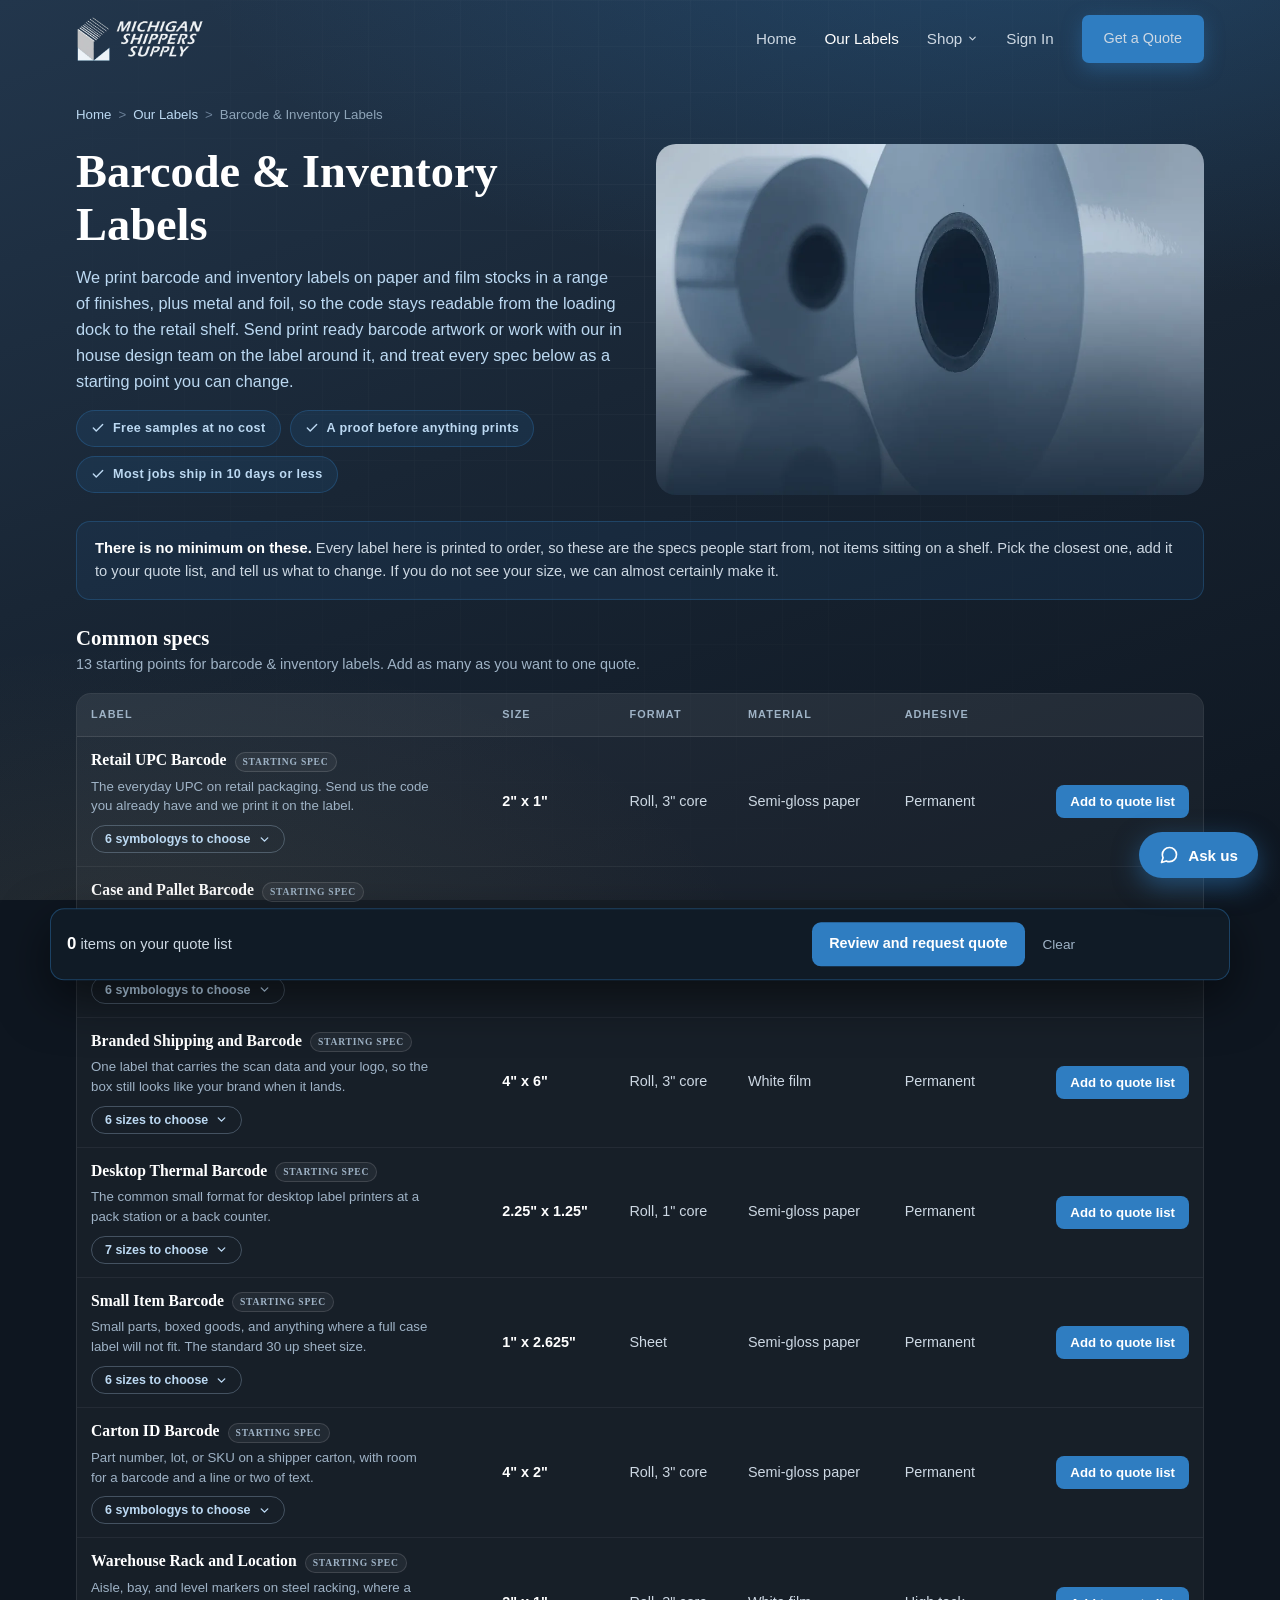
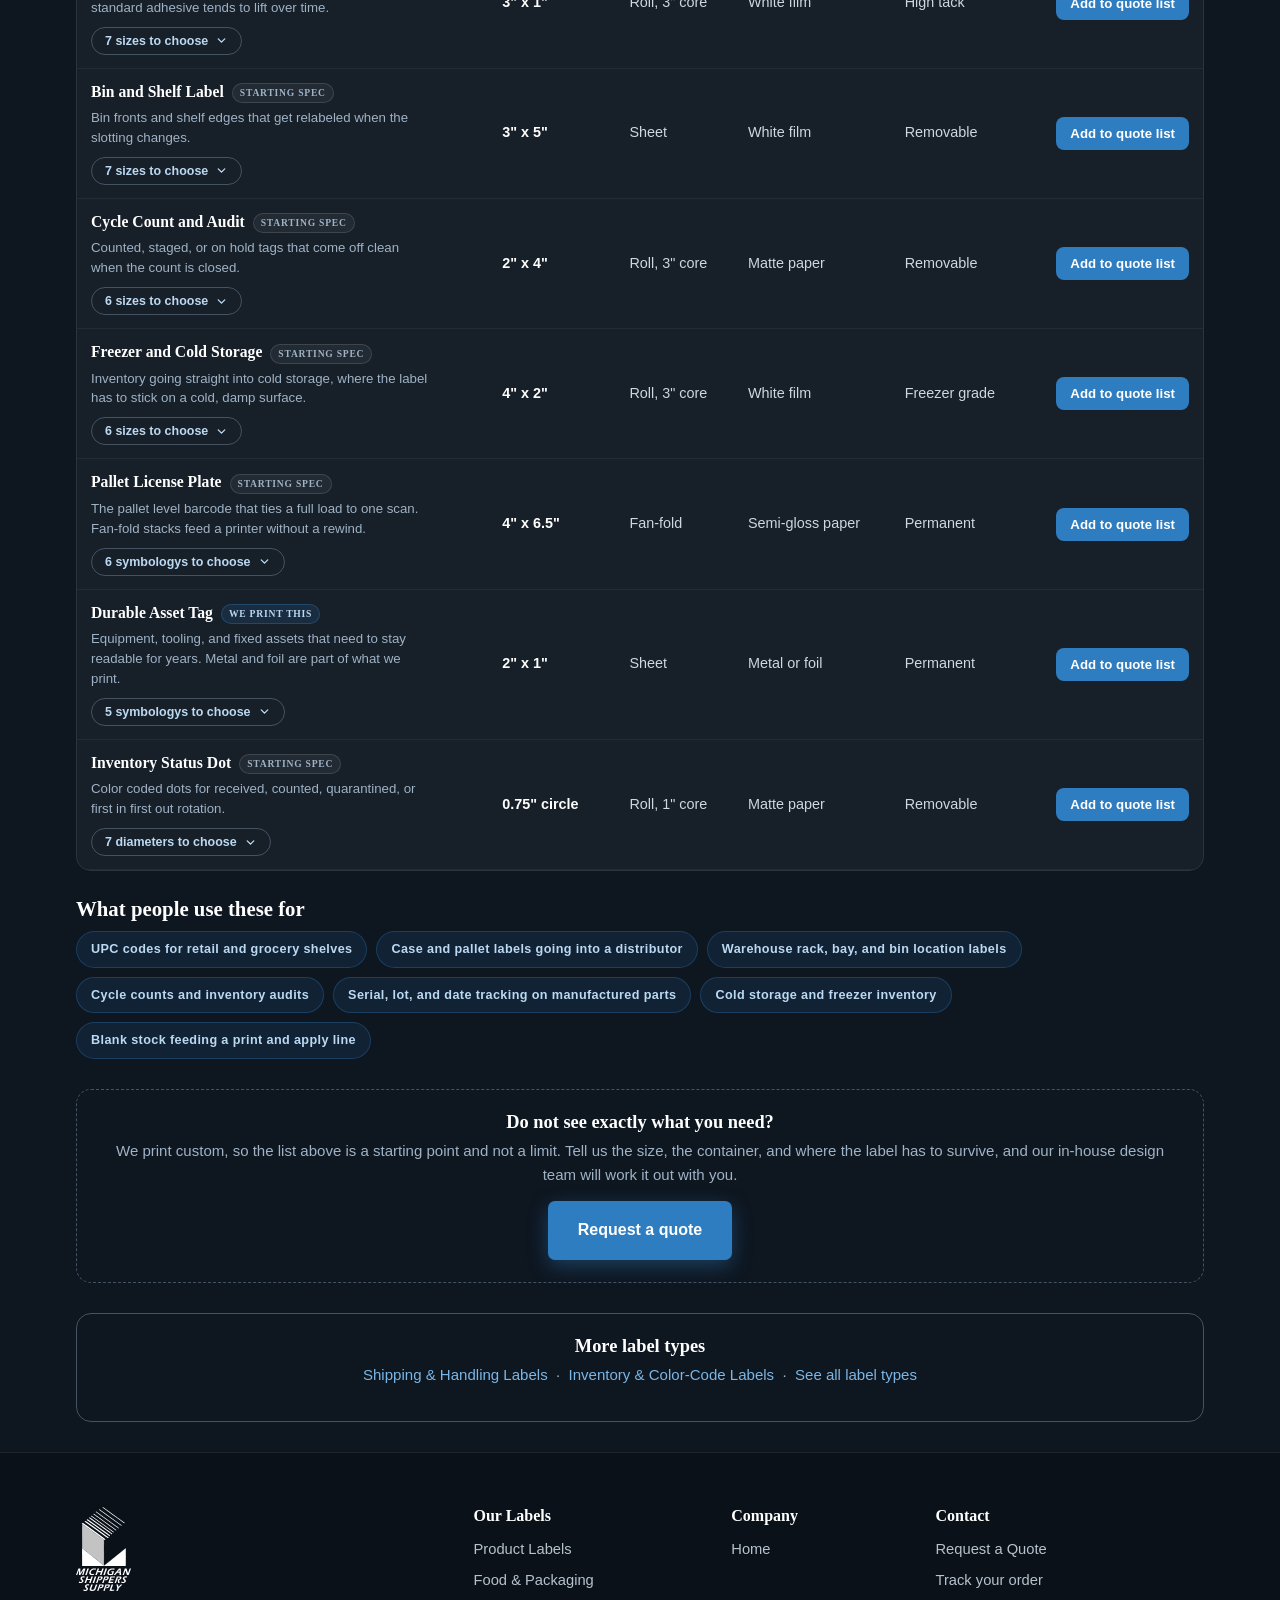
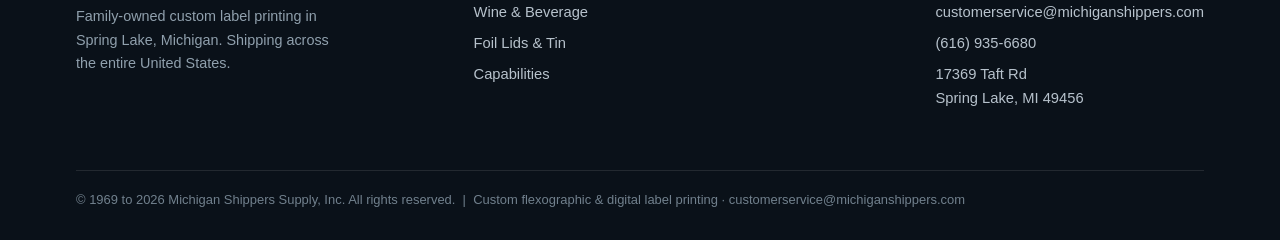
<file: labels-barcode-labels.html>
<!DOCTYPE html>
<html lang="en">
<head>
<meta charset="UTF-8" />
<meta name="viewport" content="width=device-width, initial-scale=1.0" />
<title>Custom Barcode &amp; Inventory Labels | Michigan Shippers Supply</title>
<meta name="description" content="Custom Barcode &amp; Inventory Labels from Michigan Shippers Supply, Spring Lake Michigan. 13 common starting specs in paper, film, and foil. Printed to order, most jobs ship in 10 days or less." />
<link rel="canonical" href="https://michiganshippers.com/labels-barcode-labels.html" />
<meta property="og:type" content="website" />
<meta property="og:site_name" content="Michigan Shippers Supply" />
<meta property="og:title" content="Custom Barcode &amp; Inventory Labels | Michigan Shippers Supply" />
<meta property="og:description" content="Custom Barcode &amp; Inventory Labels from Michigan Shippers Supply, Spring Lake Michigan. 13 common starting specs in paper, film, and foil. Printed to order, most jobs ship in 10 days or less." />
<meta property="og:url" content="https://michiganshippers.com/labels-barcode-labels.html" />
<meta property="og:image" content="https://michiganshippers.com/images/social-share.jpg" />
<meta property="og:image:width" content="1200" />
<meta property="og:image:height" content="628" />
<meta name="twitter:card" content="summary_large_image" />
<meta name="twitter:image" content="https://michiganshippers.com/images/social-share.jpg" />
<link rel="icon" type="image/png" sizes="128x128" href="images/favicon-128.png" />
<link rel="apple-touch-icon" href="images/favicon-128.png" />
<script>document.documentElement.className='js';</script>
<link rel="stylesheet" href="immersive.css?v=20260803" />
<link rel="stylesheet" href="labels-browse.css?v=20260803" />
<script type="speculationrules">
{"prerender":[{"where":{"and":[{"href_matches":"/*"},{"not":{"href_matches":"/*\\?*"}}]},"eagerness":"moderate"}]}
</script>
  <script defer src="https://site-stats-dartyforlife.vercel.app/script.js" data-website-id="b9dceac7-76d3-4a54-8c4f-c17c00554771"></script>
</head>
<body>

<div id="pre">
  <img src="images/logo-on-navy.webp?v=20260803" alt="Michigan Shippers Supply" onerror="this.src='images/logo-vertical-light.png'" />
  <div class="pre-bar"><i></i></div>
  <div class="pre-msg" id="preMsg">Warming up the press&hellip;</div>
</div>
<div class="world" aria-hidden="true"></div>

<header class="nav" id="nav">
  <div class="nav-inner">
    <a class="brand" href="index.html" aria-label="Michigan Shippers Supply home">
      <img src="images/logo-horizontal-light.webp?v=20260803" alt="Michigan Shippers Supply" onerror="this.src='images/logo-on-navy.webp?v=20260803'" />
    </a>
    <nav class="links">
      <a href="index.html">Home</a>
      <a class="active" href="labels.html">Our Labels</a>
      <details class="nav-shop">
        <summary>Shop<svg viewBox="0 0 24 24" fill="none" stroke="currentColor" stroke-width="2.5" stroke-linecap="round" stroke-linejoin="round"><polyline points="6 9 12 15 18 9"/></svg></summary>
        <div class="shop-menu">
          <a href="store.html#cat-printers">Printers &amp; Printheads</a>
          <a href="store.html#cat-ribbons">Thermal-Transfer Ribbons</a>
          <a href="store.html#cat-markers">Paint Markers &amp; Coding</a>
          <a href="store.html#cat-applicators">Rollers &amp; Applicators</a>
          <a href="store.html#cat-coatings">UV Varnish &amp; Coatings</a>
          <a href="store.html#cat-barcodes">Barcodes &amp; Scanning</a>
          <a href="store.html#cat-software">Label Software</a>
          <a href="store.html#cat-custom">Custom Orders &amp; Services</a>
          <a class="shop-all" href="store.html">Shop all supplies</a>
        </div>
      </details>
      <a class="nav-signin" href="account.html">Sign In</a>
      <a class="btn btn-primary" href="index.html#contact">Get a Quote</a>
    </nav>
    <button class="nav-toggle" aria-label="Menu" onclick="document.querySelector('nav.links').style.display='flex'">
      <svg width="28" height="28" viewBox="0 0 24 24" fill="none" stroke="#cdd8e3" stroke-width="2"><line x1="3" y1="6" x2="21" y2="6"/><line x1="3" y1="12" x2="21" y2="12"/><line x1="3" y1="18" x2="21" y2="18"/></svg>
    </button>
  </div>
</header>

<main>
  <nav class="crumbs" aria-label="Breadcrumb">
    <a href="index.html">Home</a><span>&gt;</span><a href="labels.html">Our Labels</a><span>&gt;</span>Barcode &amp; Inventory Labels
  </nav>

  <section class="lt-hero">
    <div>
      <h1>Barcode &amp; Inventory Labels</h1>
      <p class="lt-lead">We print barcode and inventory labels on paper and film stocks in a range of finishes, plus metal and foil, so the code stays readable from the loading dock to the retail shelf. Send print ready barcode artwork or work with our in house design team on the label around it, and treat every spec below as a starting point you can change.</p>
      <ul class="lt-caps">
        <li><svg viewBox="0 0 24 24" fill="none" stroke="currentColor" stroke-width="2.4" stroke-linecap="round" stroke-linejoin="round"><polyline points="20 6 9 17 4 12"/></svg> Free samples at no cost</li>
        <li><svg viewBox="0 0 24 24" fill="none" stroke="currentColor" stroke-width="2.4" stroke-linecap="round" stroke-linejoin="round"><polyline points="20 6 9 17 4 12"/></svg> A proof before anything prints</li>
        <li><svg viewBox="0 0 24 24" fill="none" stroke="currentColor" stroke-width="2.4" stroke-linecap="round" stroke-linejoin="round"><polyline points="20 6 9 17 4 12"/></svg> Most jobs ship in 10 days or less</li>
      </ul>
    </div>
    <div class="lt-shot"><img src="images/labels-stock/gloss-film-rolls-tile.webp?v=20260803" alt="Barcode &amp; Inventory Labels label stock" loading="eager" decoding="async" width="1000" height="640" /></div>
  </section>

  <div class="lt-note"><div>
    <b>There is no minimum on these.</b> Every label here is printed to order, so these are the specs people start from, not items sitting on a shelf.
    Pick the closest one, add it to your quote list, and tell us what to change. If you do not see your size, we can almost certainly make it.
  </div></div>

  <section class="lt-chart">
    <h2>Common specs</h2>
    <p class="lt-sub">13 starting points for barcode &amp; inventory labels. Add as many as you want to one quote.</p>
    <table class="lt-table">
      <thead><tr>
        <th>Label</th><th>Size</th><th>Format</th><th>Material</th><th>Adhesive</th><th></th>
      </tr></thead>
      <tbody>
        <tr>
          <td class="c-name">Retail UPC Barcode<span class="lt-flag s" title="A standard starting spec, change anything before we quote">Starting spec</span><div class="c-use">The everyday UPC on retail packaging. Send us the code you already have and we print it on the label.</div><button class="lt-more" type="button" data-expand aria-expanded="false" aria-controls="sub-barcode-labels-0">
            6 symbologys to choose
            <span class="picked" data-picked hidden></span><svg class="chev" viewBox="0 0 24 24" fill="none" stroke="currentColor" stroke-width="2.6" stroke-linecap="round" stroke-linejoin="round"><polyline points="6 9 12 15 18 9"/></svg></button></td>
          <td class="c-size" data-l="Size">2&quot; x 1&quot;</td>
          <td data-l="Format">Roll, 3&quot; core</td>
          <td data-l="Material">Semi-gloss paper</td>
          <td data-l="Adhesive">Permanent</td>
          <td class="c-act"><button class="qadd" type="button" data-add data-key="barcode-labels|Retail UPC Barcode||2&quot; x 1&quot;|Semi-gloss paper"
            data-cat="barcode-labels" data-catname="Barcode &amp; Inventory Labels" data-label="Retail UPC Barcode"
            data-size="2&quot; x 1&quot;" data-format="Roll, 3&quot; core"
            data-material="Semi-gloss paper" data-adhesive="Permanent">Add to quote list</button></td>
        </tr>
        <tr class="lt-subrow" id="sub-barcode-labels-0" hidden>
          <td colspan="6">
            <div class="lt-subs">
              <p class="axis">Symbology, pick any</p>
              <div class="lt-chips">
            <button class="qsub" type="button" data-add data-key="barcode-labels|Retail UPC Barcode|UPC-A|2&quot; x 1&quot;|Semi-gloss paper"
              data-cat="barcode-labels" data-catname="Barcode &amp; Inventory Labels" data-label="Retail UPC Barcode"
              data-sub="UPC-A" data-subaxis="Symbology"
              data-size="2&quot; x 1&quot;" data-format="Roll, 3&quot; core"
              data-material="Semi-gloss paper" data-adhesive="Permanent"
            >UPC-A<span class="sd">Standard US retail grocery code</span></button>
            <button class="qsub" type="button" data-add data-key="barcode-labels|Retail UPC Barcode|UPC-E|2&quot; x 1&quot;|Semi-gloss paper"
              data-cat="barcode-labels" data-catname="Barcode &amp; Inventory Labels" data-label="Retail UPC Barcode"
              data-sub="UPC-E" data-subaxis="Symbology"
              data-size="2&quot; x 1&quot;" data-format="Roll, 3&quot; core"
              data-material="Semi-gloss paper" data-adhesive="Permanent"
            >UPC-E<span class="sd">Compressed code for small packages</span></button>
            <button class="qsub" type="button" data-add data-key="barcode-labels|Retail UPC Barcode|EAN-13|2&quot; x 1&quot;|Semi-gloss paper"
              data-cat="barcode-labels" data-catname="Barcode &amp; Inventory Labels" data-label="Retail UPC Barcode"
              data-sub="EAN-13" data-subaxis="Symbology"
              data-size="2&quot; x 1&quot;" data-format="Roll, 3&quot; core"
              data-material="Semi-gloss paper" data-adhesive="Permanent"
            >EAN-13<span class="sd">International retail code outside the US</span></button>
            <button class="qsub" type="button" data-add data-key="barcode-labels|Retail UPC Barcode|EAN-8|2&quot; x 1&quot;|Semi-gloss paper"
              data-cat="barcode-labels" data-catname="Barcode &amp; Inventory Labels" data-label="Retail UPC Barcode"
              data-sub="EAN-8" data-subaxis="Symbology"
              data-size="2&quot; x 1&quot;" data-format="Roll, 3&quot; core"
              data-material="Semi-gloss paper" data-adhesive="Permanent"
            >EAN-8<span class="sd">Short international code, small packs</span></button>
            <button class="qsub" type="button" data-add data-key="barcode-labels|Retail UPC Barcode|GS1 DataBar Omnidirectional|2&quot; x 1&quot;|Semi-gloss paper"
              data-cat="barcode-labels" data-catname="Barcode &amp; Inventory Labels" data-label="Retail UPC Barcode"
              data-sub="GS1 DataBar Omnidirectional" data-subaxis="Symbology"
              data-size="2&quot; x 1&quot;" data-format="Roll, 3&quot; core"
              data-material="Semi-gloss paper" data-adhesive="Permanent"
            >GS1 DataBar Omnidirectional<span class="sd">Fresh produce and small items</span></button>
            <button class="qsub" type="button" data-add data-key="barcode-labels|Retail UPC Barcode|QR Code|2&quot; x 1&quot;|Semi-gloss paper"
              data-cat="barcode-labels" data-catname="Barcode &amp; Inventory Labels" data-label="Retail UPC Barcode"
              data-sub="QR Code" data-subaxis="Symbology"
              data-size="2&quot; x 1&quot;" data-format="Roll, 3&quot; core"
              data-material="Semi-gloss paper" data-adhesive="Permanent"
            >QR Code<span class="sd">Links shoppers to a page</span></button>
              </div>
            </div>
          </td>
        </tr>
        <tr>
          <td class="c-name">Case and Pallet Barcode<span class="lt-flag s" title="A standard starting spec, change anything before we quote">Starting spec</span><div class="c-use">Cases and pallets headed into a distributor or a retail distribution center. Printed with your data, or blank for a print and apply line to fill in.</div><button class="lt-more" type="button" data-expand aria-expanded="false" aria-controls="sub-barcode-labels-1">
            6 symbologys to choose
            <span class="picked" data-picked hidden></span><svg class="chev" viewBox="0 0 24 24" fill="none" stroke="currentColor" stroke-width="2.6" stroke-linecap="round" stroke-linejoin="round"><polyline points="6 9 12 15 18 9"/></svg></button></td>
          <td class="c-size" data-l="Size">4&quot; x 6&quot;</td>
          <td data-l="Format">Roll, 3&quot; core</td>
          <td data-l="Material">Semi-gloss paper</td>
          <td data-l="Adhesive">Permanent</td>
          <td class="c-act"><button class="qadd" type="button" data-add data-key="barcode-labels|Case and Pallet Barcode||4&quot; x 6&quot;|Semi-gloss paper"
            data-cat="barcode-labels" data-catname="Barcode &amp; Inventory Labels" data-label="Case and Pallet Barcode"
            data-size="4&quot; x 6&quot;" data-format="Roll, 3&quot; core"
            data-material="Semi-gloss paper" data-adhesive="Permanent">Add to quote list</button></td>
        </tr>
        <tr class="lt-subrow" id="sub-barcode-labels-1" hidden>
          <td colspan="6">
            <div class="lt-subs">
              <p class="axis">Symbology, pick any</p>
              <div class="lt-chips">
            <button class="qsub" type="button" data-add data-key="barcode-labels|Case and Pallet Barcode|GS1-128|4&quot; x 6&quot;|Semi-gloss paper"
              data-cat="barcode-labels" data-catname="Barcode &amp; Inventory Labels" data-label="Case and Pallet Barcode"
              data-sub="GS1-128" data-subaxis="Symbology"
              data-size="4&quot; x 6&quot;" data-format="Roll, 3&quot; core"
              data-material="Semi-gloss paper" data-adhesive="Permanent"
            >GS1-128<span class="sd">Carries lot, date, quantity data</span></button>
            <button class="qsub" type="button" data-add data-key="barcode-labels|Case and Pallet Barcode|ITF-14|4&quot; x 6&quot;|Semi-gloss paper"
              data-cat="barcode-labels" data-catname="Barcode &amp; Inventory Labels" data-label="Case and Pallet Barcode"
              data-sub="ITF-14" data-subaxis="Symbology"
              data-size="4&quot; x 6&quot;" data-format="Roll, 3&quot; core"
              data-material="Semi-gloss paper" data-adhesive="Permanent"
            >ITF-14<span class="sd">Outer case code for cartons</span></button>
            <button class="qsub" type="button" data-add data-key="barcode-labels|Case and Pallet Barcode|Code 128|4&quot; x 6&quot;|Semi-gloss paper"
              data-cat="barcode-labels" data-catname="Barcode &amp; Inventory Labels" data-label="Case and Pallet Barcode"
              data-sub="Code 128" data-subaxis="Symbology"
              data-size="4&quot; x 6&quot;" data-format="Roll, 3&quot; core"
              data-material="Semi-gloss paper" data-adhesive="Permanent"
            >Code 128<span class="sd">Dense general purpose case code</span></button>
            <button class="qsub" type="button" data-add data-key="barcode-labels|Case and Pallet Barcode|Code 39|4&quot; x 6&quot;|Semi-gloss paper"
              data-cat="barcode-labels" data-catname="Barcode &amp; Inventory Labels" data-label="Case and Pallet Barcode"
              data-sub="Code 39" data-subaxis="Symbology"
              data-size="4&quot; x 6&quot;" data-format="Roll, 3&quot; core"
              data-material="Semi-gloss paper" data-adhesive="Permanent"
            >Code 39<span class="sd">Older code most scanners read</span></button>
            <button class="qsub" type="button" data-add data-key="barcode-labels|Case and Pallet Barcode|GS1 DataMatrix|4&quot; x 6&quot;|Semi-gloss paper"
              data-cat="barcode-labels" data-catname="Barcode &amp; Inventory Labels" data-label="Case and Pallet Barcode"
              data-sub="GS1 DataMatrix" data-subaxis="Symbology"
              data-size="4&quot; x 6&quot;" data-format="Roll, 3&quot; core"
              data-material="Semi-gloss paper" data-adhesive="Permanent"
            >GS1 DataMatrix<span class="sd">Two dimensional, small footprint</span></button>
            <button class="qsub" type="button" data-add data-key="barcode-labels|Case and Pallet Barcode|QR Code|4&quot; x 6&quot;|Semi-gloss paper"
              data-cat="barcode-labels" data-catname="Barcode &amp; Inventory Labels" data-label="Case and Pallet Barcode"
              data-sub="QR Code" data-subaxis="Symbology"
              data-size="4&quot; x 6&quot;" data-format="Roll, 3&quot; core"
              data-material="Semi-gloss paper" data-adhesive="Permanent"
            >QR Code<span class="sd">Two dimensional, scans from phones</span></button>
              </div>
            </div>
          </td>
        </tr>
        <tr>
          <td class="c-name">Branded Shipping and Barcode<span class="lt-flag s" title="A standard starting spec, change anything before we quote">Starting spec</span><div class="c-use">One label that carries the scan data and your logo, so the box still looks like your brand when it lands.</div><button class="lt-more" type="button" data-expand aria-expanded="false" aria-controls="sub-barcode-labels-2">
            6 sizes to choose
            <span class="picked" data-picked hidden></span><svg class="chev" viewBox="0 0 24 24" fill="none" stroke="currentColor" stroke-width="2.6" stroke-linecap="round" stroke-linejoin="round"><polyline points="6 9 12 15 18 9"/></svg></button></td>
          <td class="c-size" data-l="Size">4&quot; x 6&quot;</td>
          <td data-l="Format">Roll, 3&quot; core</td>
          <td data-l="Material">White film</td>
          <td data-l="Adhesive">Permanent</td>
          <td class="c-act"><button class="qadd" type="button" data-add data-key="barcode-labels|Branded Shipping and Barcode||4&quot; x 6&quot;|White film"
            data-cat="barcode-labels" data-catname="Barcode &amp; Inventory Labels" data-label="Branded Shipping and Barcode"
            data-size="4&quot; x 6&quot;" data-format="Roll, 3&quot; core"
            data-material="White film" data-adhesive="Permanent">Add to quote list</button></td>
        </tr>
        <tr class="lt-subrow" id="sub-barcode-labels-2" hidden>
          <td colspan="6">
            <div class="lt-subs">
              <p class="axis">Size, pick any</p>
              <div class="lt-chips">
            <button class="qsub" type="button" data-add data-key="barcode-labels|Branded Shipping and Barcode|3&quot; x 5&quot;|4&quot; x 6&quot;|White film"
              data-cat="barcode-labels" data-catname="Barcode &amp; Inventory Labels" data-label="Branded Shipping and Barcode"
              data-sub="3&quot; x 5&quot;" data-subaxis="Size"
              data-size="4&quot; x 6&quot;" data-format="Roll, 3&quot; core"
              data-material="White film" data-adhesive="Permanent"
            >3&quot; x 5&quot;<span class="sd">Smaller cartons and poly mailers</span></button>
            <button class="qsub" type="button" data-add data-key="barcode-labels|Branded Shipping and Barcode|4&quot; x 4&quot;|4&quot; x 6&quot;|White film"
              data-cat="barcode-labels" data-catname="Barcode &amp; Inventory Labels" data-label="Branded Shipping and Barcode"
              data-sub="4&quot; x 4&quot;" data-subaxis="Size"
              data-size="4&quot; x 6&quot;" data-format="Roll, 3&quot; core"
              data-material="White film" data-adhesive="Permanent"
            >4&quot; x 4&quot;<span class="sd">Square format for compact boxes</span></button>
            <button class="qsub" type="button" data-add data-key="barcode-labels|Branded Shipping and Barcode|4&quot; x 6&quot;|4&quot; x 6&quot;|White film"
              data-cat="barcode-labels" data-catname="Barcode &amp; Inventory Labels" data-label="Branded Shipping and Barcode"
              data-sub="4&quot; x 6&quot;" data-subaxis="Size"
              data-size="4&quot; x 6&quot;" data-format="Roll, 3&quot; core"
              data-material="White film" data-adhesive="Permanent"
            >4&quot; x 6&quot;<span class="sd">The common shipping label size</span></button>
            <button class="qsub" type="button" data-add data-key="barcode-labels|Branded Shipping and Barcode|4&quot; x 6.5&quot;|4&quot; x 6&quot;|White film"
              data-cat="barcode-labels" data-catname="Barcode &amp; Inventory Labels" data-label="Branded Shipping and Barcode"
              data-sub="4&quot; x 6.5&quot;" data-subaxis="Size"
              data-size="4&quot; x 6&quot;" data-format="Roll, 3&quot; core"
              data-material="White film" data-adhesive="Permanent"
            >4&quot; x 6.5&quot;<span class="sd">Extra room under the barcode</span></button>
            <button class="qsub" type="button" data-add data-key="barcode-labels|Branded Shipping and Barcode|4&quot; x 8&quot;|4&quot; x 6&quot;|White film"
              data-cat="barcode-labels" data-catname="Barcode &amp; Inventory Labels" data-label="Branded Shipping and Barcode"
              data-sub="4&quot; x 8&quot;" data-subaxis="Size"
              data-size="4&quot; x 6&quot;" data-format="Roll, 3&quot; core"
              data-material="White film" data-adhesive="Permanent"
            >4&quot; x 8&quot;<span class="sd">Longer label with more text</span></button>
            <button class="qsub" type="button" data-add data-key="barcode-labels|Branded Shipping and Barcode|6&quot; x 4&quot;|4&quot; x 6&quot;|White film"
              data-cat="barcode-labels" data-catname="Barcode &amp; Inventory Labels" data-label="Branded Shipping and Barcode"
              data-sub="6&quot; x 4&quot;" data-subaxis="Size"
              data-size="4&quot; x 6&quot;" data-format="Roll, 3&quot; core"
              data-material="White film" data-adhesive="Permanent"
            >6&quot; x 4&quot;<span class="sd">Landscape layout on wide cartons</span></button>
              </div>
            </div>
          </td>
        </tr>
        <tr>
          <td class="c-name">Desktop Thermal Barcode<span class="lt-flag s" title="A standard starting spec, change anything before we quote">Starting spec</span><div class="c-use">The common small format for desktop label printers at a pack station or a back counter.</div><button class="lt-more" type="button" data-expand aria-expanded="false" aria-controls="sub-barcode-labels-3">
            7 sizes to choose
            <span class="picked" data-picked hidden></span><svg class="chev" viewBox="0 0 24 24" fill="none" stroke="currentColor" stroke-width="2.6" stroke-linecap="round" stroke-linejoin="round"><polyline points="6 9 12 15 18 9"/></svg></button></td>
          <td class="c-size" data-l="Size">2.25&quot; x 1.25&quot;</td>
          <td data-l="Format">Roll, 1&quot; core</td>
          <td data-l="Material">Semi-gloss paper</td>
          <td data-l="Adhesive">Permanent</td>
          <td class="c-act"><button class="qadd" type="button" data-add data-key="barcode-labels|Desktop Thermal Barcode||2.25&quot; x 1.25&quot;|Semi-gloss paper"
            data-cat="barcode-labels" data-catname="Barcode &amp; Inventory Labels" data-label="Desktop Thermal Barcode"
            data-size="2.25&quot; x 1.25&quot;" data-format="Roll, 1&quot; core"
            data-material="Semi-gloss paper" data-adhesive="Permanent">Add to quote list</button></td>
        </tr>
        <tr class="lt-subrow" id="sub-barcode-labels-3" hidden>
          <td colspan="6">
            <div class="lt-subs">
              <p class="axis">Size, pick any</p>
              <div class="lt-chips">
            <button class="qsub" type="button" data-add data-key="barcode-labels|Desktop Thermal Barcode|1.5&quot; x 1&quot;|2.25&quot; x 1.25&quot;|Semi-gloss paper"
              data-cat="barcode-labels" data-catname="Barcode &amp; Inventory Labels" data-label="Desktop Thermal Barcode"
              data-sub="1.5&quot; x 1&quot;" data-subaxis="Size"
              data-size="2.25&quot; x 1.25&quot;" data-format="Roll, 1&quot; core"
              data-material="Semi-gloss paper" data-adhesive="Permanent"
            >1.5&quot; x 1&quot;<span class="sd">Small parts at a bench</span></button>
            <button class="qsub" type="button" data-add data-key="barcode-labels|Desktop Thermal Barcode|2&quot; x 1&quot;|2.25&quot; x 1.25&quot;|Semi-gloss paper"
              data-cat="barcode-labels" data-catname="Barcode &amp; Inventory Labels" data-label="Desktop Thermal Barcode"
              data-sub="2&quot; x 1&quot;" data-subaxis="Size"
              data-size="2.25&quot; x 1.25&quot;" data-format="Roll, 1&quot; core"
              data-material="Semi-gloss paper" data-adhesive="Permanent"
            >2&quot; x 1&quot;<span class="sd">Everyday desktop printer label</span></button>
            <button class="qsub" type="button" data-add data-key="barcode-labels|Desktop Thermal Barcode|2.25&quot; x 1.25&quot;|2.25&quot; x 1.25&quot;|Semi-gloss paper"
              data-cat="barcode-labels" data-catname="Barcode &amp; Inventory Labels" data-label="Desktop Thermal Barcode"
              data-sub="2.25&quot; x 1.25&quot;" data-subaxis="Size"
              data-size="2.25&quot; x 1.25&quot;" data-format="Roll, 1&quot; core"
              data-material="Semi-gloss paper" data-adhesive="Permanent"
            >2.25&quot; x 1.25&quot;<span class="sd">Common desktop barcode format</span></button>
            <button class="qsub" type="button" data-add data-key="barcode-labels|Desktop Thermal Barcode|2.25&quot; x 2&quot;|2.25&quot; x 1.25&quot;|Semi-gloss paper"
              data-cat="barcode-labels" data-catname="Barcode &amp; Inventory Labels" data-label="Desktop Thermal Barcode"
              data-sub="2.25&quot; x 2&quot;" data-subaxis="Size"
              data-size="2.25&quot; x 1.25&quot;" data-format="Roll, 1&quot; core"
              data-material="Semi-gloss paper" data-adhesive="Permanent"
            >2.25&quot; x 2&quot;<span class="sd">Room for extra text lines</span></button>
            <button class="qsub" type="button" data-add data-key="barcode-labels|Desktop Thermal Barcode|3&quot; x 1&quot;|2.25&quot; x 1.25&quot;|Semi-gloss paper"
              data-cat="barcode-labels" data-catname="Barcode &amp; Inventory Labels" data-label="Desktop Thermal Barcode"
              data-sub="3&quot; x 1&quot;" data-subaxis="Size"
              data-size="2.25&quot; x 1.25&quot;" data-format="Roll, 1&quot; core"
              data-material="Semi-gloss paper" data-adhesive="Permanent"
            >3&quot; x 1&quot;<span class="sd">Longer codes on narrow items</span></button>
            <button class="qsub" type="button" data-add data-key="barcode-labels|Desktop Thermal Barcode|3&quot; x 2&quot;|2.25&quot; x 1.25&quot;|Semi-gloss paper"
              data-cat="barcode-labels" data-catname="Barcode &amp; Inventory Labels" data-label="Desktop Thermal Barcode"
              data-sub="3&quot; x 2&quot;" data-subaxis="Size"
              data-size="2.25&quot; x 1.25&quot;" data-format="Roll, 1&quot; core"
              data-material="Semi-gloss paper" data-adhesive="Permanent"
            >3&quot; x 2&quot;<span class="sd">Barcode plus a short description</span></button>
            <button class="qsub" type="button" data-add data-key="barcode-labels|Desktop Thermal Barcode|4&quot; x 2&quot;|2.25&quot; x 1.25&quot;|Semi-gloss paper"
              data-cat="barcode-labels" data-catname="Barcode &amp; Inventory Labels" data-label="Desktop Thermal Barcode"
              data-sub="4&quot; x 2&quot;" data-subaxis="Size"
              data-size="2.25&quot; x 1.25&quot;" data-format="Roll, 1&quot; core"
              data-material="Semi-gloss paper" data-adhesive="Permanent"
            >4&quot; x 2&quot;<span class="sd">Widest common desktop roll size</span></button>
              </div>
            </div>
          </td>
        </tr>
        <tr>
          <td class="c-name">Small Item Barcode<span class="lt-flag s" title="A standard starting spec, change anything before we quote">Starting spec</span><div class="c-use">Small parts, boxed goods, and anything where a full case label will not fit. The standard 30 up sheet size.</div><button class="lt-more" type="button" data-expand aria-expanded="false" aria-controls="sub-barcode-labels-4">
            6 sizes to choose
            <span class="picked" data-picked hidden></span><svg class="chev" viewBox="0 0 24 24" fill="none" stroke="currentColor" stroke-width="2.6" stroke-linecap="round" stroke-linejoin="round"><polyline points="6 9 12 15 18 9"/></svg></button></td>
          <td class="c-size" data-l="Size">1&quot; x 2.625&quot;</td>
          <td data-l="Format">Sheet</td>
          <td data-l="Material">Semi-gloss paper</td>
          <td data-l="Adhesive">Permanent</td>
          <td class="c-act"><button class="qadd" type="button" data-add data-key="barcode-labels|Small Item Barcode||1&quot; x 2.625&quot;|Semi-gloss paper"
            data-cat="barcode-labels" data-catname="Barcode &amp; Inventory Labels" data-label="Small Item Barcode"
            data-size="1&quot; x 2.625&quot;" data-format="Sheet"
            data-material="Semi-gloss paper" data-adhesive="Permanent">Add to quote list</button></td>
        </tr>
        <tr class="lt-subrow" id="sub-barcode-labels-4" hidden>
          <td colspan="6">
            <div class="lt-subs">
              <p class="axis">Size, pick any</p>
              <div class="lt-chips">
            <button class="qsub" type="button" data-add data-key="barcode-labels|Small Item Barcode|0.5&quot; x 1&quot;|1&quot; x 2.625&quot;|Semi-gloss paper"
              data-cat="barcode-labels" data-catname="Barcode &amp; Inventory Labels" data-label="Small Item Barcode"
              data-sub="0.5&quot; x 1&quot;" data-subaxis="Size"
              data-size="1&quot; x 2.625&quot;" data-format="Sheet"
              data-material="Semi-gloss paper" data-adhesive="Permanent"
            >0.5&quot; x 1&quot;<span class="sd">Very small parts and vials</span></button>
            <button class="qsub" type="button" data-add data-key="barcode-labels|Small Item Barcode|1&quot; x 1&quot;|1&quot; x 2.625&quot;|Semi-gloss paper"
              data-cat="barcode-labels" data-catname="Barcode &amp; Inventory Labels" data-label="Small Item Barcode"
              data-sub="1&quot; x 1&quot;" data-subaxis="Size"
              data-size="1&quot; x 2.625&quot;" data-format="Sheet"
              data-material="Semi-gloss paper" data-adhesive="Permanent"
            >1&quot; x 1&quot;<span class="sd">Square mark on small boxes</span></button>
            <button class="qsub" type="button" data-add data-key="barcode-labels|Small Item Barcode|1&quot; x 2&quot;|1&quot; x 2.625&quot;|Semi-gloss paper"
              data-cat="barcode-labels" data-catname="Barcode &amp; Inventory Labels" data-label="Small Item Barcode"
              data-sub="1&quot; x 2&quot;" data-subaxis="Size"
              data-size="1&quot; x 2.625&quot;" data-format="Sheet"
              data-material="Semi-gloss paper" data-adhesive="Permanent"
            >1&quot; x 2&quot;<span class="sd">Short code on small cartons</span></button>
            <button class="qsub" type="button" data-add data-key="barcode-labels|Small Item Barcode|1&quot; x 2.625&quot;|1&quot; x 2.625&quot;|Semi-gloss paper"
              data-cat="barcode-labels" data-catname="Barcode &amp; Inventory Labels" data-label="Small Item Barcode"
              data-sub="1&quot; x 2.625&quot;" data-subaxis="Size"
              data-size="1&quot; x 2.625&quot;" data-format="Sheet"
              data-material="Semi-gloss paper" data-adhesive="Permanent"
            >1&quot; x 2.625&quot;<span class="sd">Standard thirty up sheet size</span></button>
            <button class="qsub" type="button" data-add data-key="barcode-labels|Small Item Barcode|1.5&quot; x 1&quot;|1&quot; x 2.625&quot;|Semi-gloss paper"
              data-cat="barcode-labels" data-catname="Barcode &amp; Inventory Labels" data-label="Small Item Barcode"
              data-sub="1.5&quot; x 1&quot;" data-subaxis="Size"
              data-size="1&quot; x 2.625&quot;" data-format="Sheet"
              data-material="Semi-gloss paper" data-adhesive="Permanent"
            >1.5&quot; x 1&quot;<span class="sd">Small boxes needing a wider code</span></button>
            <button class="qsub" type="button" data-add data-key="barcode-labels|Small Item Barcode|2&quot; x 1&quot;|1&quot; x 2.625&quot;|Semi-gloss paper"
              data-cat="barcode-labels" data-catname="Barcode &amp; Inventory Labels" data-label="Small Item Barcode"
              data-sub="2&quot; x 1&quot;" data-subaxis="Size"
              data-size="1&quot; x 2.625&quot;" data-format="Sheet"
              data-material="Semi-gloss paper" data-adhesive="Permanent"
            >2&quot; x 1&quot;<span class="sd">Common small retail item size</span></button>
              </div>
            </div>
          </td>
        </tr>
        <tr>
          <td class="c-name">Carton ID Barcode<span class="lt-flag s" title="A standard starting spec, change anything before we quote">Starting spec</span><div class="c-use">Part number, lot, or SKU on a shipper carton, with room for a barcode and a line or two of text.</div><button class="lt-more" type="button" data-expand aria-expanded="false" aria-controls="sub-barcode-labels-5">
            6 symbologys to choose
            <span class="picked" data-picked hidden></span><svg class="chev" viewBox="0 0 24 24" fill="none" stroke="currentColor" stroke-width="2.6" stroke-linecap="round" stroke-linejoin="round"><polyline points="6 9 12 15 18 9"/></svg></button></td>
          <td class="c-size" data-l="Size">4&quot; x 2&quot;</td>
          <td data-l="Format">Roll, 3&quot; core</td>
          <td data-l="Material">Semi-gloss paper</td>
          <td data-l="Adhesive">Permanent</td>
          <td class="c-act"><button class="qadd" type="button" data-add data-key="barcode-labels|Carton ID Barcode||4&quot; x 2&quot;|Semi-gloss paper"
            data-cat="barcode-labels" data-catname="Barcode &amp; Inventory Labels" data-label="Carton ID Barcode"
            data-size="4&quot; x 2&quot;" data-format="Roll, 3&quot; core"
            data-material="Semi-gloss paper" data-adhesive="Permanent">Add to quote list</button></td>
        </tr>
        <tr class="lt-subrow" id="sub-barcode-labels-5" hidden>
          <td colspan="6">
            <div class="lt-subs">
              <p class="axis">Symbology, pick any</p>
              <div class="lt-chips">
            <button class="qsub" type="button" data-add data-key="barcode-labels|Carton ID Barcode|Code 128|4&quot; x 2&quot;|Semi-gloss paper"
              data-cat="barcode-labels" data-catname="Barcode &amp; Inventory Labels" data-label="Carton ID Barcode"
              data-sub="Code 128" data-subaxis="Symbology"
              data-size="4&quot; x 2&quot;" data-format="Roll, 3&quot; core"
              data-material="Semi-gloss paper" data-adhesive="Permanent"
            >Code 128<span class="sd">Dense code for part numbers</span></button>
            <button class="qsub" type="button" data-add data-key="barcode-labels|Carton ID Barcode|Code 39|4&quot; x 2&quot;|Semi-gloss paper"
              data-cat="barcode-labels" data-catname="Barcode &amp; Inventory Labels" data-label="Carton ID Barcode"
              data-sub="Code 39" data-subaxis="Symbology"
              data-size="4&quot; x 2&quot;" data-format="Roll, 3&quot; core"
              data-material="Semi-gloss paper" data-adhesive="Permanent"
            >Code 39<span class="sd">Widely read, letters and numbers</span></button>
            <button class="qsub" type="button" data-add data-key="barcode-labels|Carton ID Barcode|Code 93|4&quot; x 2&quot;|Semi-gloss paper"
              data-cat="barcode-labels" data-catname="Barcode &amp; Inventory Labels" data-label="Carton ID Barcode"
              data-sub="Code 93" data-subaxis="Symbology"
              data-size="4&quot; x 2&quot;" data-format="Roll, 3&quot; core"
              data-material="Semi-gloss paper" data-adhesive="Permanent"
            >Code 93<span class="sd">Compact version of Code 39</span></button>
            <button class="qsub" type="button" data-add data-key="barcode-labels|Carton ID Barcode|GS1-128|4&quot; x 2&quot;|Semi-gloss paper"
              data-cat="barcode-labels" data-catname="Barcode &amp; Inventory Labels" data-label="Carton ID Barcode"
              data-sub="GS1-128" data-subaxis="Symbology"
              data-size="4&quot; x 2&quot;" data-format="Roll, 3&quot; core"
              data-material="Semi-gloss paper" data-adhesive="Permanent"
            >GS1-128<span class="sd">Adds lot and date fields</span></button>
            <button class="qsub" type="button" data-add data-key="barcode-labels|Carton ID Barcode|Data Matrix|4&quot; x 2&quot;|Semi-gloss paper"
              data-cat="barcode-labels" data-catname="Barcode &amp; Inventory Labels" data-label="Carton ID Barcode"
              data-sub="Data Matrix" data-subaxis="Symbology"
              data-size="4&quot; x 2&quot;" data-format="Roll, 3&quot; core"
              data-material="Semi-gloss paper" data-adhesive="Permanent"
            >Data Matrix<span class="sd">Square code for small areas</span></button>
            <button class="qsub" type="button" data-add data-key="barcode-labels|Carton ID Barcode|QR Code|4&quot; x 2&quot;|Semi-gloss paper"
              data-cat="barcode-labels" data-catname="Barcode &amp; Inventory Labels" data-label="Carton ID Barcode"
              data-sub="QR Code" data-subaxis="Symbology"
              data-size="4&quot; x 2&quot;" data-format="Roll, 3&quot; core"
              data-material="Semi-gloss paper" data-adhesive="Permanent"
            >QR Code<span class="sd">Scans from phones and readers</span></button>
              </div>
            </div>
          </td>
        </tr>
        <tr>
          <td class="c-name">Warehouse Rack and Location<span class="lt-flag s" title="A standard starting spec, change anything before we quote">Starting spec</span><div class="c-use">Aisle, bay, and level markers on steel racking, where a standard adhesive tends to lift over time.</div><button class="lt-more" type="button" data-expand aria-expanded="false" aria-controls="sub-barcode-labels-6">
            7 sizes to choose
            <span class="picked" data-picked hidden></span><svg class="chev" viewBox="0 0 24 24" fill="none" stroke="currentColor" stroke-width="2.6" stroke-linecap="round" stroke-linejoin="round"><polyline points="6 9 12 15 18 9"/></svg></button></td>
          <td class="c-size" data-l="Size">3&quot; x 1&quot;</td>
          <td data-l="Format">Roll, 3&quot; core</td>
          <td data-l="Material">White film</td>
          <td data-l="Adhesive">High tack</td>
          <td class="c-act"><button class="qadd" type="button" data-add data-key="barcode-labels|Warehouse Rack and Location||3&quot; x 1&quot;|White film"
            data-cat="barcode-labels" data-catname="Barcode &amp; Inventory Labels" data-label="Warehouse Rack and Location"
            data-size="3&quot; x 1&quot;" data-format="Roll, 3&quot; core"
            data-material="White film" data-adhesive="High tack">Add to quote list</button></td>
        </tr>
        <tr class="lt-subrow" id="sub-barcode-labels-6" hidden>
          <td colspan="6">
            <div class="lt-subs">
              <p class="axis">Size, pick any</p>
              <div class="lt-chips">
            <button class="qsub" type="button" data-add data-key="barcode-labels|Warehouse Rack and Location|2&quot; x 1&quot;|3&quot; x 1&quot;|White film"
              data-cat="barcode-labels" data-catname="Barcode &amp; Inventory Labels" data-label="Warehouse Rack and Location"
              data-sub="2&quot; x 1&quot;" data-subaxis="Size"
              data-size="3&quot; x 1&quot;" data-format="Roll, 3&quot; core"
              data-material="White film" data-adhesive="High tack"
            >2&quot; x 1&quot;<span class="sd">Bin level markers read close</span></button>
            <button class="qsub" type="button" data-add data-key="barcode-labels|Warehouse Rack and Location|3&quot; x 1&quot;|3&quot; x 1&quot;|White film"
              data-cat="barcode-labels" data-catname="Barcode &amp; Inventory Labels" data-label="Warehouse Rack and Location"
              data-sub="3&quot; x 1&quot;" data-subaxis="Size"
              data-size="3&quot; x 1&quot;" data-format="Roll, 3&quot; core"
              data-material="White film" data-adhesive="High tack"
            >3&quot; x 1&quot;<span class="sd">Standard bay and level marker</span></button>
            <button class="qsub" type="button" data-add data-key="barcode-labels|Warehouse Rack and Location|4&quot; x 1&quot;|3&quot; x 1&quot;|White film"
              data-cat="barcode-labels" data-catname="Barcode &amp; Inventory Labels" data-label="Warehouse Rack and Location"
              data-sub="4&quot; x 1&quot;" data-subaxis="Size"
              data-size="3&quot; x 1&quot;" data-format="Roll, 3&quot; core"
              data-material="White film" data-adhesive="High tack"
            >4&quot; x 1&quot;<span class="sd">Longer location codes on beams</span></button>
            <button class="qsub" type="button" data-add data-key="barcode-labels|Warehouse Rack and Location|4&quot; x 2&quot;|3&quot; x 1&quot;|White film"
              data-cat="barcode-labels" data-catname="Barcode &amp; Inventory Labels" data-label="Warehouse Rack and Location"
              data-sub="4&quot; x 2&quot;" data-subaxis="Size"
              data-size="3&quot; x 1&quot;" data-format="Roll, 3&quot; core"
              data-material="White film" data-adhesive="High tack"
            >4&quot; x 2&quot;<span class="sd">Larger digits for aisle reads</span></button>
            <button class="qsub" type="button" data-add data-key="barcode-labels|Warehouse Rack and Location|6&quot; x 2&quot;|3&quot; x 1&quot;|White film"
              data-cat="barcode-labels" data-catname="Barcode &amp; Inventory Labels" data-label="Warehouse Rack and Location"
              data-sub="6&quot; x 2&quot;" data-subaxis="Size"
              data-size="3&quot; x 1&quot;" data-format="Roll, 3&quot; core"
              data-material="White film" data-adhesive="High tack"
            >6&quot; x 2&quot;<span class="sd">Reads from a lift truck</span></button>
            <button class="qsub" type="button" data-add data-key="barcode-labels|Warehouse Rack and Location|6&quot; x 4&quot;|3&quot; x 1&quot;|White film"
              data-cat="barcode-labels" data-catname="Barcode &amp; Inventory Labels" data-label="Warehouse Rack and Location"
              data-sub="6&quot; x 4&quot;" data-subaxis="Size"
              data-size="3&quot; x 1&quot;" data-format="Roll, 3&quot; core"
              data-material="White film" data-adhesive="High tack"
            >6&quot; x 4&quot;<span class="sd">Overhead aisle and zone markers</span></button>
            <button class="qsub" type="button" data-add data-key="barcode-labels|Warehouse Rack and Location|8&quot; x 2&quot;|3&quot; x 1&quot;|White film"
              data-cat="barcode-labels" data-catname="Barcode &amp; Inventory Labels" data-label="Warehouse Rack and Location"
              data-sub="8&quot; x 2&quot;" data-subaxis="Size"
              data-size="3&quot; x 1&quot;" data-format="Roll, 3&quot; core"
              data-material="White film" data-adhesive="High tack"
            >8&quot; x 2&quot;<span class="sd">Long aisle signs, distance scanning</span></button>
              </div>
            </div>
          </td>
        </tr>
        <tr>
          <td class="c-name">Bin and Shelf Label<span class="lt-flag s" title="A standard starting spec, change anything before we quote">Starting spec</span><div class="c-use">Bin fronts and shelf edges that get relabeled when the slotting changes.</div><button class="lt-more" type="button" data-expand aria-expanded="false" aria-controls="sub-barcode-labels-7">
            7 sizes to choose
            <span class="picked" data-picked hidden></span><svg class="chev" viewBox="0 0 24 24" fill="none" stroke="currentColor" stroke-width="2.6" stroke-linecap="round" stroke-linejoin="round"><polyline points="6 9 12 15 18 9"/></svg></button></td>
          <td class="c-size" data-l="Size">3&quot; x 5&quot;</td>
          <td data-l="Format">Sheet</td>
          <td data-l="Material">White film</td>
          <td data-l="Adhesive">Removable</td>
          <td class="c-act"><button class="qadd" type="button" data-add data-key="barcode-labels|Bin and Shelf Label||3&quot; x 5&quot;|White film"
            data-cat="barcode-labels" data-catname="Barcode &amp; Inventory Labels" data-label="Bin and Shelf Label"
            data-size="3&quot; x 5&quot;" data-format="Sheet"
            data-material="White film" data-adhesive="Removable">Add to quote list</button></td>
        </tr>
        <tr class="lt-subrow" id="sub-barcode-labels-7" hidden>
          <td colspan="6">
            <div class="lt-subs">
              <p class="axis">Size, pick any</p>
              <div class="lt-chips">
            <button class="qsub" type="button" data-add data-key="barcode-labels|Bin and Shelf Label|1&quot; x 3&quot;|3&quot; x 5&quot;|White film"
              data-cat="barcode-labels" data-catname="Barcode &amp; Inventory Labels" data-label="Bin and Shelf Label"
              data-sub="1&quot; x 3&quot;" data-subaxis="Size"
              data-size="3&quot; x 5&quot;" data-format="Sheet"
              data-material="White film" data-adhesive="Removable"
            >1&quot; x 3&quot;<span class="sd">Narrow shelf edge strip</span></button>
            <button class="qsub" type="button" data-add data-key="barcode-labels|Bin and Shelf Label|1.25&quot; x 4&quot;|3&quot; x 5&quot;|White film"
              data-cat="barcode-labels" data-catname="Barcode &amp; Inventory Labels" data-label="Bin and Shelf Label"
              data-sub="1.25&quot; x 4&quot;" data-subaxis="Size"
              data-size="3&quot; x 5&quot;" data-format="Sheet"
              data-material="White film" data-adhesive="Removable"
            >1.25&quot; x 4&quot;<span class="sd">Shelf edge with a barcode</span></button>
            <button class="qsub" type="button" data-add data-key="barcode-labels|Bin and Shelf Label|2&quot; x 3&quot;|3&quot; x 5&quot;|White film"
              data-cat="barcode-labels" data-catname="Barcode &amp; Inventory Labels" data-label="Bin and Shelf Label"
              data-sub="2&quot; x 3&quot;" data-subaxis="Size"
              data-size="3&quot; x 5&quot;" data-format="Sheet"
              data-material="White film" data-adhesive="Removable"
            >2&quot; x 3&quot;<span class="sd">Small bin fronts</span></button>
            <button class="qsub" type="button" data-add data-key="barcode-labels|Bin and Shelf Label|2&quot; x 4&quot;|3&quot; x 5&quot;|White film"
              data-cat="barcode-labels" data-catname="Barcode &amp; Inventory Labels" data-label="Bin and Shelf Label"
              data-sub="2&quot; x 4&quot;" data-subaxis="Size"
              data-size="3&quot; x 5&quot;" data-format="Sheet"
              data-material="White film" data-adhesive="Removable"
            >2&quot; x 4&quot;<span class="sd">Standard bin front label</span></button>
            <button class="qsub" type="button" data-add data-key="barcode-labels|Bin and Shelf Label|3&quot; x 4&quot;|3&quot; x 5&quot;|White film"
              data-cat="barcode-labels" data-catname="Barcode &amp; Inventory Labels" data-label="Bin and Shelf Label"
              data-sub="3&quot; x 4&quot;" data-subaxis="Size"
              data-size="3&quot; x 5&quot;" data-format="Sheet"
              data-material="White film" data-adhesive="Removable"
            >3&quot; x 4&quot;<span class="sd">Bin label with description text</span></button>
            <button class="qsub" type="button" data-add data-key="barcode-labels|Bin and Shelf Label|3&quot; x 5&quot;|3&quot; x 5&quot;|White film"
              data-cat="barcode-labels" data-catname="Barcode &amp; Inventory Labels" data-label="Bin and Shelf Label"
              data-sub="3&quot; x 5&quot;" data-subaxis="Size"
              data-size="3&quot; x 5&quot;" data-format="Sheet"
              data-material="White film" data-adhesive="Removable"
            >3&quot; x 5&quot;<span class="sd">Large bin fronts and totes</span></button>
            <button class="qsub" type="button" data-add data-key="barcode-labels|Bin and Shelf Label|4&quot; x 6&quot;|3&quot; x 5&quot;|White film"
              data-cat="barcode-labels" data-catname="Barcode &amp; Inventory Labels" data-label="Bin and Shelf Label"
              data-sub="4&quot; x 6&quot;" data-subaxis="Size"
              data-size="3&quot; x 5&quot;" data-format="Sheet"
              data-material="White film" data-adhesive="Removable"
            >4&quot; x 6&quot;<span class="sd">Full tote and gaylord fronts</span></button>
              </div>
            </div>
          </td>
        </tr>
        <tr>
          <td class="c-name">Cycle Count and Audit<span class="lt-flag s" title="A standard starting spec, change anything before we quote">Starting spec</span><div class="c-use">Counted, staged, or on hold tags that come off clean when the count is closed.</div><button class="lt-more" type="button" data-expand aria-expanded="false" aria-controls="sub-barcode-labels-8">
            6 sizes to choose
            <span class="picked" data-picked hidden></span><svg class="chev" viewBox="0 0 24 24" fill="none" stroke="currentColor" stroke-width="2.6" stroke-linecap="round" stroke-linejoin="round"><polyline points="6 9 12 15 18 9"/></svg></button></td>
          <td class="c-size" data-l="Size">2&quot; x 4&quot;</td>
          <td data-l="Format">Roll, 3&quot; core</td>
          <td data-l="Material">Matte paper</td>
          <td data-l="Adhesive">Removable</td>
          <td class="c-act"><button class="qadd" type="button" data-add data-key="barcode-labels|Cycle Count and Audit||2&quot; x 4&quot;|Matte paper"
            data-cat="barcode-labels" data-catname="Barcode &amp; Inventory Labels" data-label="Cycle Count and Audit"
            data-size="2&quot; x 4&quot;" data-format="Roll, 3&quot; core"
            data-material="Matte paper" data-adhesive="Removable">Add to quote list</button></td>
        </tr>
        <tr class="lt-subrow" id="sub-barcode-labels-8" hidden>
          <td colspan="6">
            <div class="lt-subs">
              <p class="axis">Size, pick any</p>
              <div class="lt-chips">
            <button class="qsub" type="button" data-add data-key="barcode-labels|Cycle Count and Audit|1&quot; x 2&quot;|2&quot; x 4&quot;|Matte paper"
              data-cat="barcode-labels" data-catname="Barcode &amp; Inventory Labels" data-label="Cycle Count and Audit"
              data-sub="1&quot; x 2&quot;" data-subaxis="Size"
              data-size="2&quot; x 4&quot;" data-format="Roll, 3&quot; core"
              data-material="Matte paper" data-adhesive="Removable"
            >1&quot; x 2&quot;<span class="sd">Small parts and bin counts</span></button>
            <button class="qsub" type="button" data-add data-key="barcode-labels|Cycle Count and Audit|2&quot; x 2&quot;|2&quot; x 4&quot;|Matte paper"
              data-cat="barcode-labels" data-catname="Barcode &amp; Inventory Labels" data-label="Cycle Count and Audit"
              data-sub="2&quot; x 2&quot;" data-subaxis="Size"
              data-size="2&quot; x 4&quot;" data-format="Roll, 3&quot; core"
              data-material="Matte paper" data-adhesive="Removable"
            >2&quot; x 2&quot;<span class="sd">Square mark on cartons</span></button>
            <button class="qsub" type="button" data-add data-key="barcode-labels|Cycle Count and Audit|2&quot; x 3&quot;|2&quot; x 4&quot;|Matte paper"
              data-cat="barcode-labels" data-catname="Barcode &amp; Inventory Labels" data-label="Cycle Count and Audit"
              data-sub="2&quot; x 3&quot;" data-subaxis="Size"
              data-size="2&quot; x 4&quot;" data-format="Roll, 3&quot; core"
              data-material="Matte paper" data-adhesive="Removable"
            >2&quot; x 3&quot;<span class="sd">Room for a count date</span></button>
            <button class="qsub" type="button" data-add data-key="barcode-labels|Cycle Count and Audit|2&quot; x 4&quot;|2&quot; x 4&quot;|Matte paper"
              data-cat="barcode-labels" data-catname="Barcode &amp; Inventory Labels" data-label="Cycle Count and Audit"
              data-sub="2&quot; x 4&quot;" data-subaxis="Size"
              data-size="2&quot; x 4&quot;" data-format="Roll, 3&quot; core"
              data-material="Matte paper" data-adhesive="Removable"
            >2&quot; x 4&quot;<span class="sd">Standard count and status label</span></button>
            <button class="qsub" type="button" data-add data-key="barcode-labels|Cycle Count and Audit|3&quot; x 5&quot;|2&quot; x 4&quot;|Matte paper"
              data-cat="barcode-labels" data-catname="Barcode &amp; Inventory Labels" data-label="Cycle Count and Audit"
              data-sub="3&quot; x 5&quot;" data-subaxis="Size"
              data-size="2&quot; x 4&quot;" data-format="Roll, 3&quot; core"
              data-material="Matte paper" data-adhesive="Removable"
            >3&quot; x 5&quot;<span class="sd">Large hold and staged marks</span></button>
            <button class="qsub" type="button" data-add data-key="barcode-labels|Cycle Count and Audit|4&quot; x 6&quot;|2&quot; x 4&quot;|Matte paper"
              data-cat="barcode-labels" data-catname="Barcode &amp; Inventory Labels" data-label="Cycle Count and Audit"
              data-sub="4&quot; x 6&quot;" data-subaxis="Size"
              data-size="2&quot; x 4&quot;" data-format="Roll, 3&quot; core"
              data-material="Matte paper" data-adhesive="Removable"
            >4&quot; x 6&quot;<span class="sd">Pallet level count and hold</span></button>
              </div>
            </div>
          </td>
        </tr>
        <tr>
          <td class="c-name">Freezer and Cold Storage<span class="lt-flag s" title="A standard starting spec, change anything before we quote">Starting spec</span><div class="c-use">Inventory going straight into cold storage, where the label has to stick on a cold, damp surface.</div><button class="lt-more" type="button" data-expand aria-expanded="false" aria-controls="sub-barcode-labels-9">
            6 sizes to choose
            <span class="picked" data-picked hidden></span><svg class="chev" viewBox="0 0 24 24" fill="none" stroke="currentColor" stroke-width="2.6" stroke-linecap="round" stroke-linejoin="round"><polyline points="6 9 12 15 18 9"/></svg></button></td>
          <td class="c-size" data-l="Size">4&quot; x 2&quot;</td>
          <td data-l="Format">Roll, 3&quot; core</td>
          <td data-l="Material">White film</td>
          <td data-l="Adhesive">Freezer grade</td>
          <td class="c-act"><button class="qadd" type="button" data-add data-key="barcode-labels|Freezer and Cold Storage||4&quot; x 2&quot;|White film"
            data-cat="barcode-labels" data-catname="Barcode &amp; Inventory Labels" data-label="Freezer and Cold Storage"
            data-size="4&quot; x 2&quot;" data-format="Roll, 3&quot; core"
            data-material="White film" data-adhesive="Freezer grade">Add to quote list</button></td>
        </tr>
        <tr class="lt-subrow" id="sub-barcode-labels-9" hidden>
          <td colspan="6">
            <div class="lt-subs">
              <p class="axis">Size, pick any</p>
              <div class="lt-chips">
            <button class="qsub" type="button" data-add data-key="barcode-labels|Freezer and Cold Storage|1&quot; x 2&quot;|4&quot; x 2&quot;|White film"
              data-cat="barcode-labels" data-catname="Barcode &amp; Inventory Labels" data-label="Freezer and Cold Storage"
              data-sub="1&quot; x 2&quot;" data-subaxis="Size"
              data-size="4&quot; x 2&quot;" data-format="Roll, 3&quot; core"
              data-material="White film" data-adhesive="Freezer grade"
            >1&quot; x 2&quot;<span class="sd">Small packs and portion bags</span></button>
            <button class="qsub" type="button" data-add data-key="barcode-labels|Freezer and Cold Storage|2&quot; x 3&quot;|4&quot; x 2&quot;|White film"
              data-cat="barcode-labels" data-catname="Barcode &amp; Inventory Labels" data-label="Freezer and Cold Storage"
              data-sub="2&quot; x 3&quot;" data-subaxis="Size"
              data-size="4&quot; x 2&quot;" data-format="Roll, 3&quot; core"
              data-material="White film" data-adhesive="Freezer grade"
            >2&quot; x 3&quot;<span class="sd">Cases going into the freezer</span></button>
            <button class="qsub" type="button" data-add data-key="barcode-labels|Freezer and Cold Storage|2&quot; x 4&quot;|4&quot; x 2&quot;|White film"
              data-cat="barcode-labels" data-catname="Barcode &amp; Inventory Labels" data-label="Freezer and Cold Storage"
              data-sub="2&quot; x 4&quot;" data-subaxis="Size"
              data-size="4&quot; x 2&quot;" data-format="Roll, 3&quot; core"
              data-material="White film" data-adhesive="Freezer grade"
            >2&quot; x 4&quot;<span class="sd">Case labels with lot data</span></button>
            <button class="qsub" type="button" data-add data-key="barcode-labels|Freezer and Cold Storage|3&quot; x 2&quot;|4&quot; x 2&quot;|White film"
              data-cat="barcode-labels" data-catname="Barcode &amp; Inventory Labels" data-label="Freezer and Cold Storage"
              data-sub="3&quot; x 2&quot;" data-subaxis="Size"
              data-size="4&quot; x 2&quot;" data-format="Roll, 3&quot; core"
              data-material="White film" data-adhesive="Freezer grade"
            >3&quot; x 2&quot;<span class="sd">Totes and lugs in cold</span></button>
            <button class="qsub" type="button" data-add data-key="barcode-labels|Freezer and Cold Storage|4&quot; x 2&quot;|4&quot; x 2&quot;|White film"
              data-cat="barcode-labels" data-catname="Barcode &amp; Inventory Labels" data-label="Freezer and Cold Storage"
              data-sub="4&quot; x 2&quot;" data-subaxis="Size"
              data-size="4&quot; x 2&quot;" data-format="Roll, 3&quot; core"
              data-material="White film" data-adhesive="Freezer grade"
            >4&quot; x 2&quot;<span class="sd">Standard cold storage carton label</span></button>
            <button class="qsub" type="button" data-add data-key="barcode-labels|Freezer and Cold Storage|4&quot; x 6&quot;|4&quot; x 2&quot;|White film"
              data-cat="barcode-labels" data-catname="Barcode &amp; Inventory Labels" data-label="Freezer and Cold Storage"
              data-sub="4&quot; x 6&quot;" data-subaxis="Size"
              data-size="4&quot; x 2&quot;" data-format="Roll, 3&quot; core"
              data-material="White film" data-adhesive="Freezer grade"
            >4&quot; x 6&quot;<span class="sd">Pallet loads entering cold storage</span></button>
              </div>
            </div>
          </td>
        </tr>
        <tr>
          <td class="c-name">Pallet License Plate<span class="lt-flag s" title="A standard starting spec, change anything before we quote">Starting spec</span><div class="c-use">The pallet level barcode that ties a full load to one scan. Fan-fold stacks feed a printer without a rewind.</div><button class="lt-more" type="button" data-expand aria-expanded="false" aria-controls="sub-barcode-labels-10">
            6 symbologys to choose
            <span class="picked" data-picked hidden></span><svg class="chev" viewBox="0 0 24 24" fill="none" stroke="currentColor" stroke-width="2.6" stroke-linecap="round" stroke-linejoin="round"><polyline points="6 9 12 15 18 9"/></svg></button></td>
          <td class="c-size" data-l="Size">4&quot; x 6.5&quot;</td>
          <td data-l="Format">Fan-fold</td>
          <td data-l="Material">Semi-gloss paper</td>
          <td data-l="Adhesive">Permanent</td>
          <td class="c-act"><button class="qadd" type="button" data-add data-key="barcode-labels|Pallet License Plate||4&quot; x 6.5&quot;|Semi-gloss paper"
            data-cat="barcode-labels" data-catname="Barcode &amp; Inventory Labels" data-label="Pallet License Plate"
            data-size="4&quot; x 6.5&quot;" data-format="Fan-fold"
            data-material="Semi-gloss paper" data-adhesive="Permanent">Add to quote list</button></td>
        </tr>
        <tr class="lt-subrow" id="sub-barcode-labels-10" hidden>
          <td colspan="6">
            <div class="lt-subs">
              <p class="axis">Symbology, pick any</p>
              <div class="lt-chips">
            <button class="qsub" type="button" data-add data-key="barcode-labels|Pallet License Plate|GS1-128 (SSCC-18)|4&quot; x 6.5&quot;|Semi-gloss paper"
              data-cat="barcode-labels" data-catname="Barcode &amp; Inventory Labels" data-label="Pallet License Plate"
              data-sub="GS1-128 (SSCC-18)" data-subaxis="Symbology"
              data-size="4&quot; x 6.5&quot;" data-format="Fan-fold"
              data-material="Semi-gloss paper" data-adhesive="Permanent"
            >GS1-128 (SSCC-18)<span class="sd">The standard pallet license plate</span></button>
            <button class="qsub" type="button" data-add data-key="barcode-labels|Pallet License Plate|Code 128|4&quot; x 6.5&quot;|Semi-gloss paper"
              data-cat="barcode-labels" data-catname="Barcode &amp; Inventory Labels" data-label="Pallet License Plate"
              data-sub="Code 128" data-subaxis="Symbology"
              data-size="4&quot; x 6.5&quot;" data-format="Fan-fold"
              data-material="Semi-gloss paper" data-adhesive="Permanent"
            >Code 128<span class="sd">General purpose pallet identifier</span></button>
            <button class="qsub" type="button" data-add data-key="barcode-labels|Pallet License Plate|Code 39|4&quot; x 6.5&quot;|Semi-gloss paper"
              data-cat="barcode-labels" data-catname="Barcode &amp; Inventory Labels" data-label="Pallet License Plate"
              data-sub="Code 39" data-subaxis="Symbology"
              data-size="4&quot; x 6.5&quot;" data-format="Fan-fold"
              data-material="Semi-gloss paper" data-adhesive="Permanent"
            >Code 39<span class="sd">Older readers still scan it</span></button>
            <button class="qsub" type="button" data-add data-key="barcode-labels|Pallet License Plate|GS1 DataMatrix|4&quot; x 6.5&quot;|Semi-gloss paper"
              data-cat="barcode-labels" data-catname="Barcode &amp; Inventory Labels" data-label="Pallet License Plate"
              data-sub="GS1 DataMatrix" data-subaxis="Symbology"
              data-size="4&quot; x 6.5&quot;" data-format="Fan-fold"
              data-material="Semi-gloss paper" data-adhesive="Permanent"
            >GS1 DataMatrix<span class="sd">Two dimensional, holds more data</span></button>
            <button class="qsub" type="button" data-add data-key="barcode-labels|Pallet License Plate|QR Code|4&quot; x 6.5&quot;|Semi-gloss paper"
              data-cat="barcode-labels" data-catname="Barcode &amp; Inventory Labels" data-label="Pallet License Plate"
              data-sub="QR Code" data-subaxis="Symbology"
              data-size="4&quot; x 6.5&quot;" data-format="Fan-fold"
              data-material="Semi-gloss paper" data-adhesive="Permanent"
            >QR Code<span class="sd">Scans from handhelds and phones</span></button>
            <button class="qsub" type="button" data-add data-key="barcode-labels|Pallet License Plate|Sequential number only|4&quot; x 6.5&quot;|Semi-gloss paper"
              data-cat="barcode-labels" data-catname="Barcode &amp; Inventory Labels" data-label="Pallet License Plate"
              data-sub="Sequential number only" data-subaxis="Symbology"
              data-size="4&quot; x 6.5&quot;" data-format="Fan-fold"
              data-material="Semi-gloss paper" data-adhesive="Permanent"
            >Sequential number only<span class="sd">Plain numbering, no scan code</span></button>
              </div>
            </div>
          </td>
        </tr>
        <tr>
          <td class="c-name">Durable Asset Tag<span class="lt-flag g" title="Backed by work already shown on this site">We print this</span><div class="c-use">Equipment, tooling, and fixed assets that need to stay readable for years. Metal and foil are part of what we print.</div><button class="lt-more" type="button" data-expand aria-expanded="false" aria-controls="sub-barcode-labels-11">
            5 symbologys to choose
            <span class="picked" data-picked hidden></span><svg class="chev" viewBox="0 0 24 24" fill="none" stroke="currentColor" stroke-width="2.6" stroke-linecap="round" stroke-linejoin="round"><polyline points="6 9 12 15 18 9"/></svg></button></td>
          <td class="c-size" data-l="Size">2&quot; x 1&quot;</td>
          <td data-l="Format">Sheet</td>
          <td data-l="Material">Metal or foil</td>
          <td data-l="Adhesive">Permanent</td>
          <td class="c-act"><button class="qadd" type="button" data-add data-key="barcode-labels|Durable Asset Tag||2&quot; x 1&quot;|Metal or foil"
            data-cat="barcode-labels" data-catname="Barcode &amp; Inventory Labels" data-label="Durable Asset Tag"
            data-size="2&quot; x 1&quot;" data-format="Sheet"
            data-material="Metal or foil" data-adhesive="Permanent">Add to quote list</button></td>
        </tr>
        <tr class="lt-subrow" id="sub-barcode-labels-11" hidden>
          <td colspan="6">
            <div class="lt-subs">
              <p class="axis">Symbology, pick any</p>
              <div class="lt-chips">
            <button class="qsub" type="button" data-add data-key="barcode-labels|Durable Asset Tag|Code 39|2&quot; x 1&quot;|Metal or foil"
              data-cat="barcode-labels" data-catname="Barcode &amp; Inventory Labels" data-label="Durable Asset Tag"
              data-sub="Code 39" data-subaxis="Symbology"
              data-size="2&quot; x 1&quot;" data-format="Sheet"
              data-material="Metal or foil" data-adhesive="Permanent"
            >Code 39<span class="sd">Long standing asset tag code</span></button>
            <button class="qsub" type="button" data-add data-key="barcode-labels|Durable Asset Tag|Code 128|2&quot; x 1&quot;|Metal or foil"
              data-cat="barcode-labels" data-catname="Barcode &amp; Inventory Labels" data-label="Durable Asset Tag"
              data-sub="Code 128" data-subaxis="Symbology"
              data-size="2&quot; x 1&quot;" data-format="Sheet"
              data-material="Metal or foil" data-adhesive="Permanent"
            >Code 128<span class="sd">Dense code for longer serials</span></button>
            <button class="qsub" type="button" data-add data-key="barcode-labels|Durable Asset Tag|QR Code|2&quot; x 1&quot;|Metal or foil"
              data-cat="barcode-labels" data-catname="Barcode &amp; Inventory Labels" data-label="Durable Asset Tag"
              data-sub="QR Code" data-subaxis="Symbology"
              data-size="2&quot; x 1&quot;" data-format="Sheet"
              data-material="Metal or foil" data-adhesive="Permanent"
            >QR Code<span class="sd">Scans with a phone camera</span></button>
            <button class="qsub" type="button" data-add data-key="barcode-labels|Durable Asset Tag|Data Matrix|2&quot; x 1&quot;|Metal or foil"
              data-cat="barcode-labels" data-catname="Barcode &amp; Inventory Labels" data-label="Durable Asset Tag"
              data-sub="Data Matrix" data-subaxis="Symbology"
              data-size="2&quot; x 1&quot;" data-format="Sheet"
              data-material="Metal or foil" data-adhesive="Permanent"
            >Data Matrix<span class="sd">Tiny square code on tools</span></button>
            <button class="qsub" type="button" data-add data-key="barcode-labels|Durable Asset Tag|Sequential number only|2&quot; x 1&quot;|Metal or foil"
              data-cat="barcode-labels" data-catname="Barcode &amp; Inventory Labels" data-label="Durable Asset Tag"
              data-sub="Sequential number only" data-subaxis="Symbology"
              data-size="2&quot; x 1&quot;" data-format="Sheet"
              data-material="Metal or foil" data-adhesive="Permanent"
            >Sequential number only<span class="sd">Plain serial numbers, no code</span></button>
              </div>
            </div>
          </td>
        </tr>
        <tr>
          <td class="c-name">Inventory Status Dot<span class="lt-flag s" title="A standard starting spec, change anything before we quote">Starting spec</span><div class="c-use">Color coded dots for received, counted, quarantined, or first in first out rotation.</div><button class="lt-more" type="button" data-expand aria-expanded="false" aria-controls="sub-barcode-labels-12">
            7 diameters to choose
            <span class="picked" data-picked hidden></span><svg class="chev" viewBox="0 0 24 24" fill="none" stroke="currentColor" stroke-width="2.6" stroke-linecap="round" stroke-linejoin="round"><polyline points="6 9 12 15 18 9"/></svg></button></td>
          <td class="c-size" data-l="Size">0.75&quot; circle</td>
          <td data-l="Format">Roll, 1&quot; core</td>
          <td data-l="Material">Matte paper</td>
          <td data-l="Adhesive">Removable</td>
          <td class="c-act"><button class="qadd" type="button" data-add data-key="barcode-labels|Inventory Status Dot||0.75&quot; circle|Matte paper"
            data-cat="barcode-labels" data-catname="Barcode &amp; Inventory Labels" data-label="Inventory Status Dot"
            data-size="0.75&quot; circle" data-format="Roll, 1&quot; core"
            data-material="Matte paper" data-adhesive="Removable">Add to quote list</button></td>
        </tr>
        <tr class="lt-subrow" id="sub-barcode-labels-12" hidden>
          <td colspan="6">
            <div class="lt-subs">
              <p class="axis">Diameter, pick any</p>
              <div class="lt-chips">
            <button class="qsub" type="button" data-add data-key="barcode-labels|Inventory Status Dot|0.5&quot; circle|0.75&quot; circle|Matte paper"
              data-cat="barcode-labels" data-catname="Barcode &amp; Inventory Labels" data-label="Inventory Status Dot"
              data-sub="0.5&quot; circle" data-subaxis="Diameter"
              data-size="0.75&quot; circle" data-format="Roll, 1&quot; core"
              data-material="Matte paper" data-adhesive="Removable"
            >0.5&quot; circle<span class="sd">Small parts and file tabs</span></button>
            <button class="qsub" type="button" data-add data-key="barcode-labels|Inventory Status Dot|0.75&quot; circle|0.75&quot; circle|Matte paper"
              data-cat="barcode-labels" data-catname="Barcode &amp; Inventory Labels" data-label="Inventory Status Dot"
              data-sub="0.75&quot; circle" data-subaxis="Diameter"
              data-size="0.75&quot; circle" data-format="Roll, 1&quot; core"
              data-material="Matte paper" data-adhesive="Removable"
            >0.75&quot; circle<span class="sd">The everyday status dot</span></button>
            <button class="qsub" type="button" data-add data-key="barcode-labels|Inventory Status Dot|1&quot; circle|0.75&quot; circle|Matte paper"
              data-cat="barcode-labels" data-catname="Barcode &amp; Inventory Labels" data-label="Inventory Status Dot"
              data-sub="1&quot; circle" data-subaxis="Diameter"
              data-size="0.75&quot; circle" data-format="Roll, 1&quot; core"
              data-material="Matte paper" data-adhesive="Removable"
            >1&quot; circle<span class="sd">Totes, folders, and cartons</span></button>
            <button class="qsub" type="button" data-add data-key="barcode-labels|Inventory Status Dot|1.25&quot; circle|0.75&quot; circle|Matte paper"
              data-cat="barcode-labels" data-catname="Barcode &amp; Inventory Labels" data-label="Inventory Status Dot"
              data-sub="1.25&quot; circle" data-subaxis="Diameter"
              data-size="0.75&quot; circle" data-format="Roll, 1&quot; core"
              data-material="Matte paper" data-adhesive="Removable"
            >1.25&quot; circle<span class="sd">Reads across a work bench</span></button>
            <button class="qsub" type="button" data-add data-key="barcode-labels|Inventory Status Dot|1.5&quot; circle|0.75&quot; circle|Matte paper"
              data-cat="barcode-labels" data-catname="Barcode &amp; Inventory Labels" data-label="Inventory Status Dot"
              data-sub="1.5&quot; circle" data-subaxis="Diameter"
              data-size="0.75&quot; circle" data-format="Roll, 1&quot; core"
              data-material="Matte paper" data-adhesive="Removable"
            >1.5&quot; circle<span class="sd">Cases and larger cartons</span></button>
            <button class="qsub" type="button" data-add data-key="barcode-labels|Inventory Status Dot|2&quot; circle|0.75&quot; circle|Matte paper"
              data-cat="barcode-labels" data-catname="Barcode &amp; Inventory Labels" data-label="Inventory Status Dot"
              data-sub="2&quot; circle" data-subaxis="Diameter"
              data-size="0.75&quot; circle" data-format="Roll, 1&quot; core"
              data-material="Matte paper" data-adhesive="Removable"
            >2&quot; circle<span class="sd">Reads across the aisle</span></button>
            <button class="qsub" type="button" data-add data-key="barcode-labels|Inventory Status Dot|3&quot; circle|0.75&quot; circle|Matte paper"
              data-cat="barcode-labels" data-catname="Barcode &amp; Inventory Labels" data-label="Inventory Status Dot"
              data-sub="3&quot; circle" data-subaxis="Diameter"
              data-size="0.75&quot; circle" data-format="Roll, 1&quot; core"
              data-material="Matte paper" data-adhesive="Removable"
            >3&quot; circle<span class="sd">Pallet loads and bulk stock</span></button>
              </div>
            </div>
          </td>
        </tr>
      </tbody>
    </table>
  </section>

  <section class="lt-chart" aria-label="What people use these for">
    <h2>What people use these for</h2>
    <ul class="lt-caps" style="margin-top:10px">
      <li>UPC codes for retail and grocery shelves</li>
      <li>Case and pallet labels going into a distributor</li>
      <li>Warehouse rack, bay, and bin location labels</li>
      <li>Cycle counts and inventory audits</li>
      <li>Serial, lot, and date tracking on manufactured parts</li>
      <li>Cold storage and freezer inventory</li>
      <li>Blank stock feeding a print and apply line</li>
    </ul>
  </section>

  <div class="lt-any"><div>
    <h3>Do not see exactly what you need?</h3>
    <p>We print custom, so the list above is a starting point and not a limit. Tell us the size, the container, and where the label has to survive, and our in-house design team will work it out with you.</p>
    <a class="btn btn-primary" href="index.html#contact">Request a quote</a>
  </div></div>

  <nav class="lt-any" aria-label="More label categories"><div style="border-style:solid">
    <h3>More label types</h3>
    <p style="margin-bottom:12px"><a href="labels-shipping-labels.html" style="color:#7bb6e6">Shipping &amp; Handling Labels</a>
      &nbsp;&middot;&nbsp; <a href="labels-inventory-dots.html" style="color:#7bb6e6">Inventory &amp; Color-Code Labels</a>
      &nbsp;&middot;&nbsp; <a href="labels.html" style="color:#7bb6e6">See all label types</a></p>
  </div></nav>
</main>

<footer>
  <div class="wrap">
    <div class="col foot-brand">
      <img src="images/logo-vertical-light.svg" alt="Michigan Shippers Supply" onerror="this.onerror=null;this.src='images/logo-vertical-light.png'" />
      <p>Family-owned custom label printing in Spring Lake, Michigan. Shipping across the entire United States.</p>
    </div>
    <div class="col">
      <h4>Our Labels</h4>
      <a href="labels.html#services">Product Labels</a>
      <a href="labels.html#services">Food &amp; Packaging</a>
      <a href="labels.html#services">Wine &amp; Beverage</a>
      <a href="labels.html#metal">Foil Lids &amp; Tin</a>
      <a href="labels.html#capabilities">Capabilities</a>
    </div>
    <div class="col">
      <h4>Company</h4>
      <a href="index.html">Home</a>
    </div>
    <div class="col">
      <h4>Contact</h4>
      <a href="index.html#contact">Request a Quote</a>
      <a href="account.html">Track your order</a>
      <a href="mailto:customerservice@michiganshippers.com">customerservice@michiganshippers.com</a>
      <a href="tel:16169356680">(616) 935-6680</a>
      <a href="index.html#contact">17369 Taft Rd<br>Spring Lake, MI 49456</a>
    </div>
    <div class="legal">&copy; 1969 to 2026 Michigan Shippers Supply, Inc. All rights reserved. &nbsp;|&nbsp; Custom flexographic &amp; digital label printing &middot; customerservice@michiganshippers.com</div>
  </div>
</footer>

<script defer src="immersive.js?v=20260803"></script>
<script defer src="quote-list.js?v=20260803"></script>
<script defer src="chat.js?v=20260803"></script>
</body>
</html>
</file>
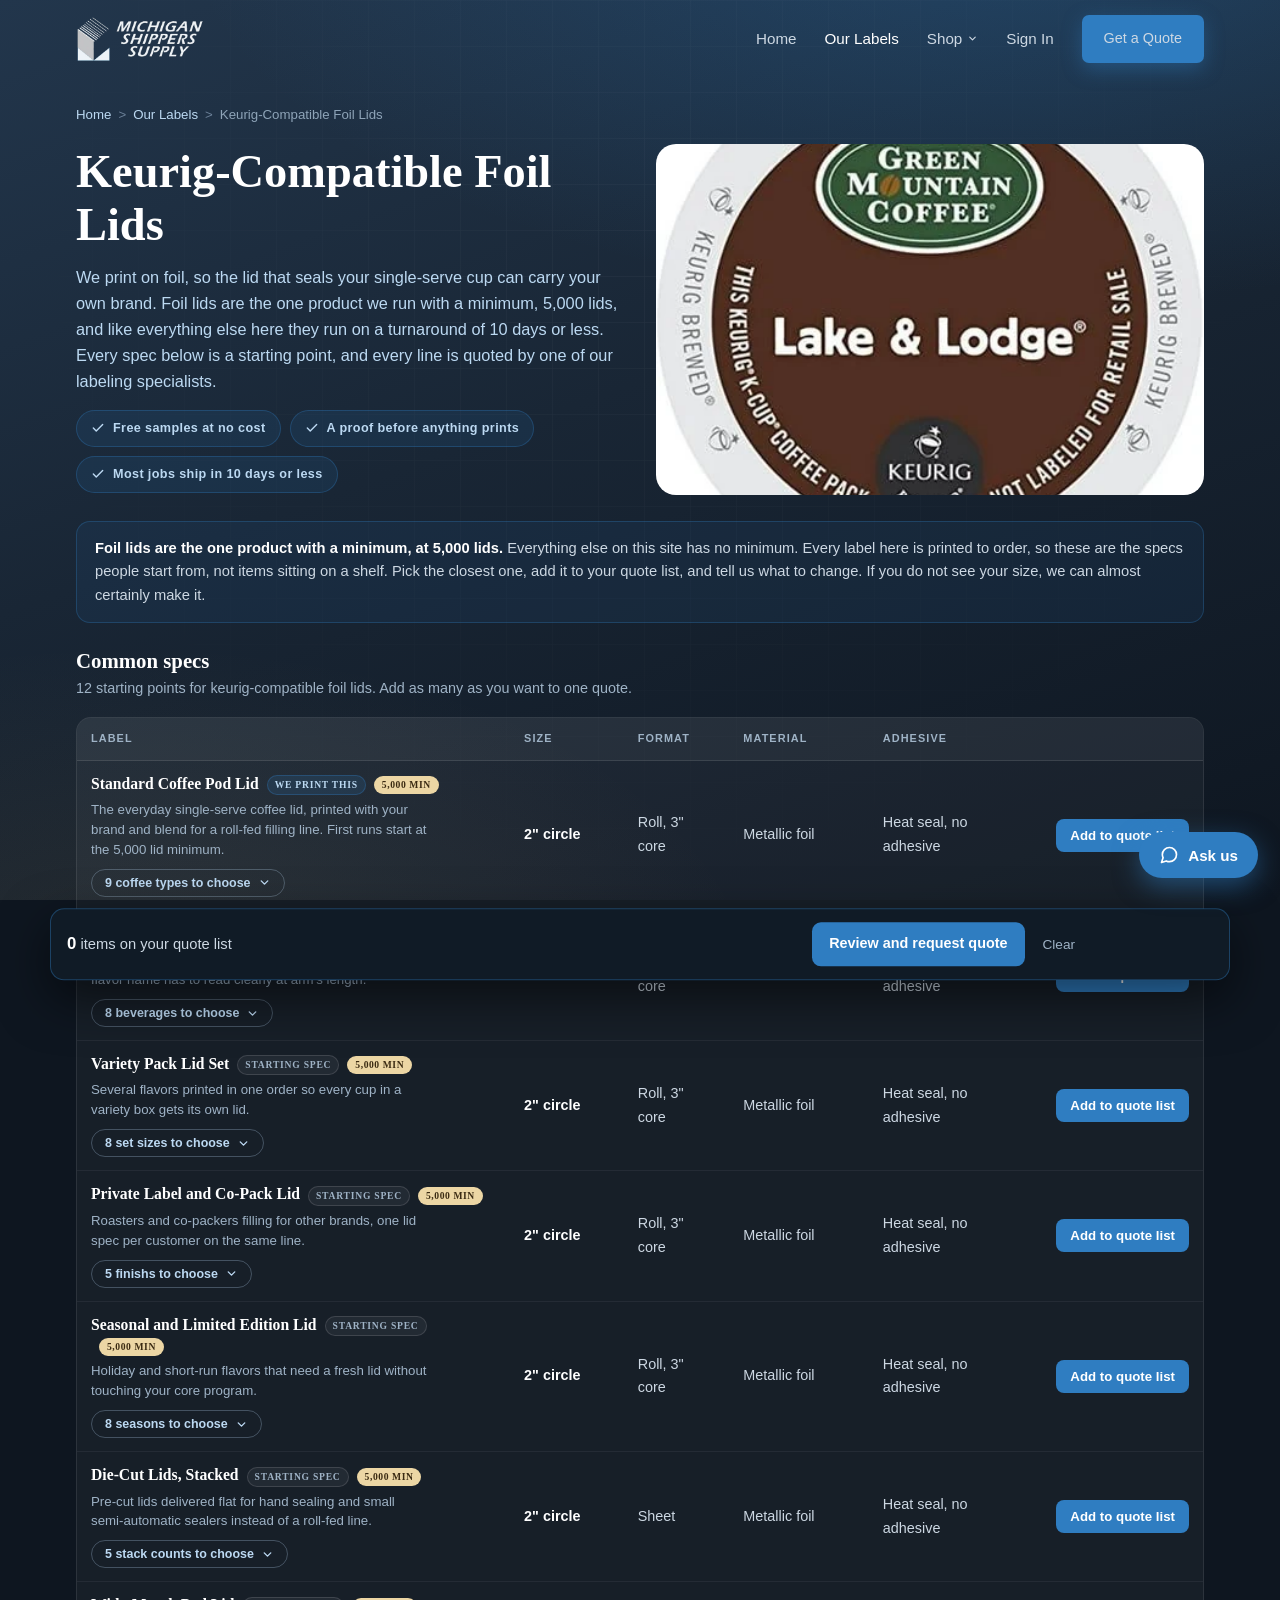
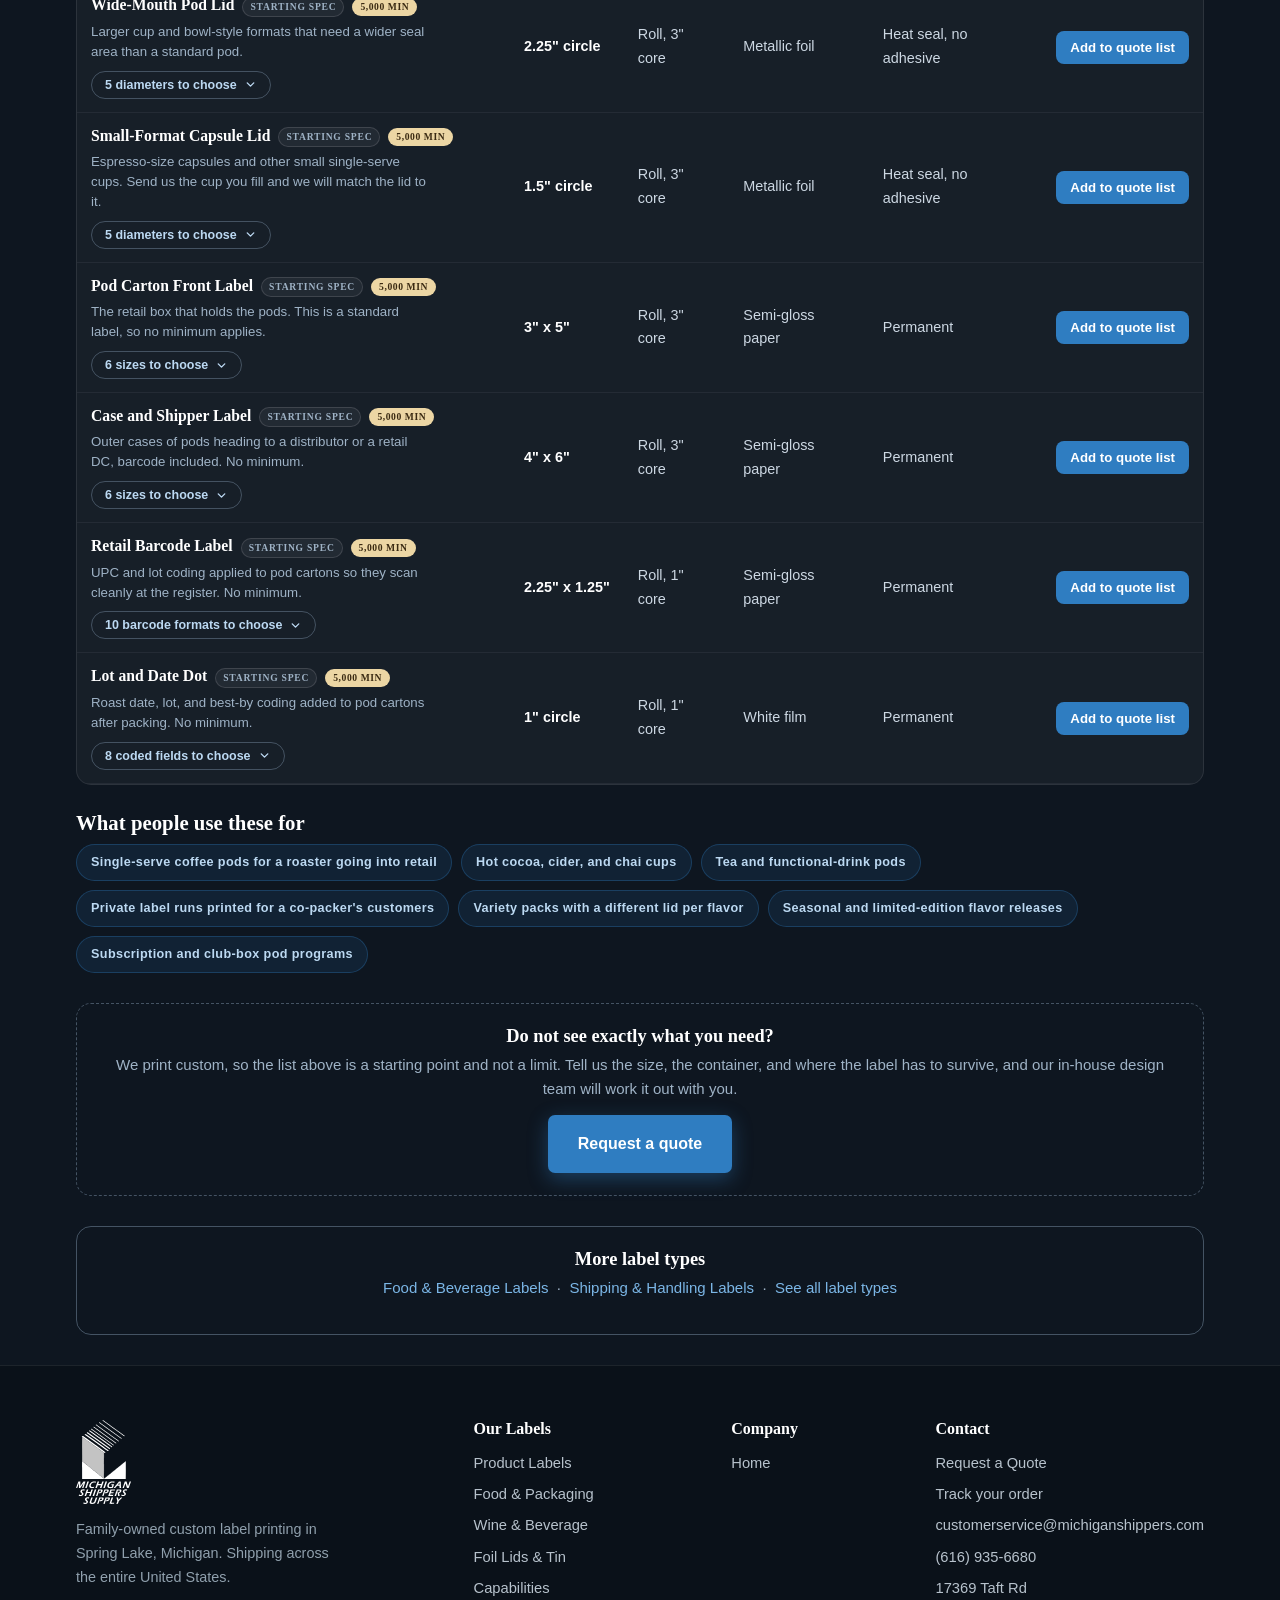
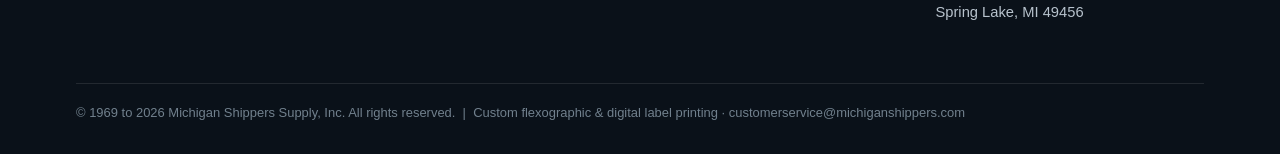
<file: labels-foil-lids.html>
<!DOCTYPE html>
<html lang="en">
<head>
<meta charset="UTF-8" />
<meta name="viewport" content="width=device-width, initial-scale=1.0" />
<title>Keurig-Compatible Foil Lids | Michigan Shippers Supply</title>
<meta name="description" content="Keurig-Compatible Foil Lids from Michigan Shippers Supply, Spring Lake Michigan. 12 common starting specs in paper, film, and foil. Printed to order, most jobs ship in 10 days or less." />
<link rel="canonical" href="https://michiganshippers.com/labels-foil-lids.html" />
<meta property="og:type" content="website" />
<meta property="og:site_name" content="Michigan Shippers Supply" />
<meta property="og:title" content="Keurig-Compatible Foil Lids | Michigan Shippers Supply" />
<meta property="og:description" content="Keurig-Compatible Foil Lids from Michigan Shippers Supply, Spring Lake Michigan. 12 common starting specs in paper, film, and foil. Printed to order, most jobs ship in 10 days or less." />
<meta property="og:url" content="https://michiganshippers.com/labels-foil-lids.html" />
<meta property="og:image" content="https://michiganshippers.com/images/social-share.jpg" />
<meta property="og:image:width" content="1200" />
<meta property="og:image:height" content="628" />
<meta name="twitter:card" content="summary_large_image" />
<meta name="twitter:image" content="https://michiganshippers.com/images/social-share.jpg" />
<link rel="icon" type="image/png" sizes="128x128" href="images/favicon-128.png" />
<link rel="apple-touch-icon" href="images/favicon-128.png" />
<script>document.documentElement.className='js';</script>
<link rel="stylesheet" href="immersive.css?v=20260803" />
<link rel="stylesheet" href="labels-browse.css?v=20260803" />
<script type="speculationrules">
{"prerender":[{"where":{"and":[{"href_matches":"/*"},{"not":{"href_matches":"/*\\?*"}}]},"eagerness":"moderate"}]}
</script>
  <script defer src="https://site-stats-dartyforlife.vercel.app/script.js" data-website-id="b9dceac7-76d3-4a54-8c4f-c17c00554771"></script>
</head>
<body>

<div id="pre">
  <img src="images/logo-on-navy.webp?v=20260803" alt="Michigan Shippers Supply" onerror="this.src='images/logo-vertical-light.png'" />
  <div class="pre-bar"><i></i></div>
  <div class="pre-msg" id="preMsg">Warming up the press&hellip;</div>
</div>
<div class="world" aria-hidden="true"></div>

<header class="nav" id="nav">
  <div class="nav-inner">
    <a class="brand" href="index.html" aria-label="Michigan Shippers Supply home">
      <img src="images/logo-horizontal-light.webp?v=20260803" alt="Michigan Shippers Supply" onerror="this.src='images/logo-on-navy.webp?v=20260803'" />
    </a>
    <nav class="links">
      <a href="index.html">Home</a>
      <a class="active" href="labels.html">Our Labels</a>
      <details class="nav-shop">
        <summary>Shop<svg viewBox="0 0 24 24" fill="none" stroke="currentColor" stroke-width="2.5" stroke-linecap="round" stroke-linejoin="round"><polyline points="6 9 12 15 18 9"/></svg></summary>
        <div class="shop-menu">
          <a href="store.html#cat-printers">Printers &amp; Printheads</a>
          <a href="store.html#cat-ribbons">Thermal-Transfer Ribbons</a>
          <a href="store.html#cat-markers">Paint Markers &amp; Coding</a>
          <a href="store.html#cat-applicators">Rollers &amp; Applicators</a>
          <a href="store.html#cat-coatings">UV Varnish &amp; Coatings</a>
          <a href="store.html#cat-barcodes">Barcodes &amp; Scanning</a>
          <a href="store.html#cat-software">Label Software</a>
          <a href="store.html#cat-custom">Custom Orders &amp; Services</a>
          <a class="shop-all" href="store.html">Shop all supplies</a>
        </div>
      </details>
      <a class="nav-signin" href="account.html">Sign In</a>
      <a class="btn btn-primary" href="index.html#contact">Get a Quote</a>
    </nav>
    <button class="nav-toggle" aria-label="Menu" onclick="document.querySelector('nav.links').style.display='flex'">
      <svg width="28" height="28" viewBox="0 0 24 24" fill="none" stroke="#cdd8e3" stroke-width="2"><line x1="3" y1="6" x2="21" y2="6"/><line x1="3" y1="12" x2="21" y2="12"/><line x1="3" y1="18" x2="21" y2="18"/></svg>
    </button>
  </div>
</header>

<main>
  <nav class="crumbs" aria-label="Breadcrumb">
    <a href="index.html">Home</a><span>&gt;</span><a href="labels.html">Our Labels</a><span>&gt;</span>Keurig-Compatible Foil Lids
  </nav>

  <section class="lt-hero">
    <div>
      <h1>Keurig-Compatible Foil Lids</h1>
      <p class="lt-lead">We print on foil, so the lid that seals your single-serve cup can carry your own brand. Foil lids are the one product we run with a minimum, 5,000 lids, and like everything else here they run on a turnaround of 10 days or less. Every spec below is a starting point, and every line is quoted by one of our labeling specialists.</p>
      <ul class="lt-caps">
        <li><svg viewBox="0 0 24 24" fill="none" stroke="currentColor" stroke-width="2.4" stroke-linecap="round" stroke-linejoin="round"><polyline points="20 6 9 17 4 12"/></svg> Free samples at no cost</li>
        <li><svg viewBox="0 0 24 24" fill="none" stroke="currentColor" stroke-width="2.4" stroke-linecap="round" stroke-linejoin="round"><polyline points="20 6 9 17 4 12"/></svg> A proof before anything prints</li>
        <li><svg viewBox="0 0 24 24" fill="none" stroke="currentColor" stroke-width="2.4" stroke-linecap="round" stroke-linejoin="round"><polyline points="20 6 9 17 4 12"/></svg> Most jobs ship in 10 days or less</li>
      </ul>
    </div>
    <div class="lt-shot"><img src="images/customers/lake-lodge.webp?v=20260803" alt="Keurig-Compatible Foil Lids label stock" loading="eager" decoding="async" width="1000" height="640" /></div>
  </section>

  <div class="lt-note"><div>
    <b>Foil lids are the one product with a minimum, at 5,000 lids.</b> Everything else on this site has no minimum. Every label here is printed to order, so these are the specs people start from, not items sitting on a shelf.
    Pick the closest one, add it to your quote list, and tell us what to change. If you do not see your size, we can almost certainly make it.
  </div></div>

  <section class="lt-chart">
    <h2>Common specs</h2>
    <p class="lt-sub">12 starting points for keurig-compatible foil lids. Add as many as you want to one quote.</p>
    <table class="lt-table">
      <thead><tr>
        <th>Label</th><th>Size</th><th>Format</th><th>Material</th><th>Adhesive</th><th></th>
      </tr></thead>
      <tbody>
        <tr>
          <td class="c-name">Standard Coffee Pod Lid<span class="lt-flag g" title="Backed by work already shown on this site">We print this</span><span class="lt-min" title="Foil lids are our only product with a minimum">5,000 min</span><div class="c-use">The everyday single-serve coffee lid, printed with your brand and blend for a roll-fed filling line. First runs start at the 5,000 lid minimum.</div><button class="lt-more" type="button" data-expand aria-expanded="false" aria-controls="sub-foil-lids-0">
            9 coffee types to choose
            <span class="picked" data-picked hidden></span><svg class="chev" viewBox="0 0 24 24" fill="none" stroke="currentColor" stroke-width="2.6" stroke-linecap="round" stroke-linejoin="round"><polyline points="6 9 12 15 18 9"/></svg></button></td>
          <td class="c-size" data-l="Size">2&quot; circle</td>
          <td data-l="Format">Roll, 3&quot; core</td>
          <td data-l="Material">Metallic foil</td>
          <td data-l="Adhesive">Heat seal, no adhesive</td>
          <td class="c-act"><button class="qadd" type="button" data-add data-key="foil-lids|Standard Coffee Pod Lid||2&quot; circle|Metallic foil"
            data-cat="foil-lids" data-catname="Keurig-Compatible Foil Lids" data-label="Standard Coffee Pod Lid"
            data-size="2&quot; circle" data-format="Roll, 3&quot; core"
            data-material="Metallic foil" data-adhesive="Heat seal, no adhesive">Add to quote list</button></td>
        </tr>
        <tr class="lt-subrow" id="sub-foil-lids-0" hidden>
          <td colspan="6">
            <div class="lt-subs">
              <p class="axis">Coffee type, pick any</p>
              <div class="lt-chips">
            <button class="qsub" type="button" data-add data-key="foil-lids|Standard Coffee Pod Lid|Light Roast|2&quot; circle|Metallic foil"
              data-cat="foil-lids" data-catname="Keurig-Compatible Foil Lids" data-label="Standard Coffee Pod Lid"
              data-sub="Light Roast" data-subaxis="Coffee type"
              data-size="2&quot; circle" data-format="Roll, 3&quot; core"
              data-material="Metallic foil" data-adhesive="Heat seal, no adhesive"
            >Light Roast<span class="sd">Everyday light roast single serve</span></button>
            <button class="qsub" type="button" data-add data-key="foil-lids|Standard Coffee Pod Lid|Medium Roast|2&quot; circle|Metallic foil"
              data-cat="foil-lids" data-catname="Keurig-Compatible Foil Lids" data-label="Standard Coffee Pod Lid"
              data-sub="Medium Roast" data-subaxis="Coffee type"
              data-size="2&quot; circle" data-format="Roll, 3&quot; core"
              data-material="Metallic foil" data-adhesive="Heat seal, no adhesive"
            >Medium Roast<span class="sd">The core seller for most roasters</span></button>
            <button class="qsub" type="button" data-add data-key="foil-lids|Standard Coffee Pod Lid|Dark Roast|2&quot; circle|Metallic foil"
              data-cat="foil-lids" data-catname="Keurig-Compatible Foil Lids" data-label="Standard Coffee Pod Lid"
              data-sub="Dark Roast" data-subaxis="Coffee type"
              data-size="2&quot; circle" data-format="Roll, 3&quot; core"
              data-material="Metallic foil" data-adhesive="Heat seal, no adhesive"
            >Dark Roast<span class="sd">Bold roast, high contrast artwork</span></button>
            <button class="qsub" type="button" data-add data-key="foil-lids|Standard Coffee Pod Lid|Decaf|2&quot; circle|Metallic foil"
              data-cat="foil-lids" data-catname="Keurig-Compatible Foil Lids" data-label="Standard Coffee Pod Lid"
              data-sub="Decaf" data-subaxis="Coffee type"
              data-size="2&quot; circle" data-format="Roll, 3&quot; core"
              data-material="Metallic foil" data-adhesive="Heat seal, no adhesive"
            >Decaf<span class="sd">Clearly marked so shoppers can tell</span></button>
            <button class="qsub" type="button" data-add data-key="foil-lids|Standard Coffee Pod Lid|Half Caff|2&quot; circle|Metallic foil"
              data-cat="foil-lids" data-catname="Keurig-Compatible Foil Lids" data-label="Standard Coffee Pod Lid"
              data-sub="Half Caff" data-subaxis="Coffee type"
              data-size="2&quot; circle" data-format="Roll, 3&quot; core"
              data-material="Metallic foil" data-adhesive="Heat seal, no adhesive"
            >Half Caff<span class="sd">Blend of regular and decaf</span></button>
            <button class="qsub" type="button" data-add data-key="foil-lids|Standard Coffee Pod Lid|Espresso Roast|2&quot; circle|Metallic foil"
              data-cat="foil-lids" data-catname="Keurig-Compatible Foil Lids" data-label="Standard Coffee Pod Lid"
              data-sub="Espresso Roast" data-subaxis="Coffee type"
              data-size="2&quot; circle" data-format="Roll, 3&quot; core"
              data-material="Metallic foil" data-adhesive="Heat seal, no adhesive"
            >Espresso Roast<span class="sd">Short strong pour in a pod</span></button>
            <button class="qsub" type="button" data-add data-key="foil-lids|Standard Coffee Pod Lid|Flavored Coffee|2&quot; circle|Metallic foil"
              data-cat="foil-lids" data-catname="Keurig-Compatible Foil Lids" data-label="Standard Coffee Pod Lid"
              data-sub="Flavored Coffee" data-subaxis="Coffee type"
              data-size="2&quot; circle" data-format="Roll, 3&quot; core"
              data-material="Metallic foil" data-adhesive="Heat seal, no adhesive"
            >Flavored Coffee<span class="sd">Vanilla, hazelnut, caramel and similar</span></button>
            <button class="qsub" type="button" data-add data-key="foil-lids|Standard Coffee Pod Lid|Single Origin|2&quot; circle|Metallic foil"
              data-cat="foil-lids" data-catname="Keurig-Compatible Foil Lids" data-label="Standard Coffee Pod Lid"
              data-sub="Single Origin" data-subaxis="Coffee type"
              data-size="2&quot; circle" data-format="Roll, 3&quot; core"
              data-material="Metallic foil" data-adhesive="Heat seal, no adhesive"
            >Single Origin<span class="sd">Farm or region named on lid</span></button>
            <button class="qsub" type="button" data-add data-key="foil-lids|Standard Coffee Pod Lid|House Blend|2&quot; circle|Metallic foil"
              data-cat="foil-lids" data-catname="Keurig-Compatible Foil Lids" data-label="Standard Coffee Pod Lid"
              data-sub="House Blend" data-subaxis="Coffee type"
              data-size="2&quot; circle" data-format="Roll, 3&quot; core"
              data-material="Metallic foil" data-adhesive="Heat seal, no adhesive"
            >House Blend<span class="sd">Signature blend for a retail box</span></button>
              </div>
            </div>
          </td>
        </tr>
        <tr>
          <td class="c-name">Cocoa, Cider, and Tea Pod Lid<span class="lt-flag s" title="A standard starting spec, change anything before we quote">Starting spec</span><span class="lt-min" title="Foil lids are our only product with a minimum">5,000 min</span><div class="c-use">Cocoa, cider, chai, tea, and other hot cups where the flavor name has to read clearly at arm's length.</div><button class="lt-more" type="button" data-expand aria-expanded="false" aria-controls="sub-foil-lids-1">
            8 beverages to choose
            <span class="picked" data-picked hidden></span><svg class="chev" viewBox="0 0 24 24" fill="none" stroke="currentColor" stroke-width="2.6" stroke-linecap="round" stroke-linejoin="round"><polyline points="6 9 12 15 18 9"/></svg></button></td>
          <td class="c-size" data-l="Size">2&quot; circle</td>
          <td data-l="Format">Roll, 3&quot; core</td>
          <td data-l="Material">Metallic foil</td>
          <td data-l="Adhesive">Heat seal, no adhesive</td>
          <td class="c-act"><button class="qadd" type="button" data-add data-key="foil-lids|Cocoa, Cider, and Tea Pod Lid||2&quot; circle|Metallic foil"
            data-cat="foil-lids" data-catname="Keurig-Compatible Foil Lids" data-label="Cocoa, Cider, and Tea Pod Lid"
            data-size="2&quot; circle" data-format="Roll, 3&quot; core"
            data-material="Metallic foil" data-adhesive="Heat seal, no adhesive">Add to quote list</button></td>
        </tr>
        <tr class="lt-subrow" id="sub-foil-lids-1" hidden>
          <td colspan="6">
            <div class="lt-subs">
              <p class="axis">Beverage, pick any</p>
              <div class="lt-chips">
            <button class="qsub" type="button" data-add data-key="foil-lids|Cocoa, Cider, and Tea Pod Lid|Hot Cocoa|2&quot; circle|Metallic foil"
              data-cat="foil-lids" data-catname="Keurig-Compatible Foil Lids" data-label="Cocoa, Cider, and Tea Pod Lid"
              data-sub="Hot Cocoa" data-subaxis="Beverage"
              data-size="2&quot; circle" data-format="Roll, 3&quot; core"
              data-material="Metallic foil" data-adhesive="Heat seal, no adhesive"
            >Hot Cocoa<span class="sd">Classic cocoa cup for cold months</span></button>
            <button class="qsub" type="button" data-add data-key="foil-lids|Cocoa, Cider, and Tea Pod Lid|Apple Cider|2&quot; circle|Metallic foil"
              data-cat="foil-lids" data-catname="Keurig-Compatible Foil Lids" data-label="Cocoa, Cider, and Tea Pod Lid"
              data-sub="Apple Cider" data-subaxis="Beverage"
              data-size="2&quot; circle" data-format="Roll, 3&quot; core"
              data-material="Metallic foil" data-adhesive="Heat seal, no adhesive"
            >Apple Cider<span class="sd">Spiced cider for fall programs</span></button>
            <button class="qsub" type="button" data-add data-key="foil-lids|Cocoa, Cider, and Tea Pod Lid|Chai Latte|2&quot; circle|Metallic foil"
              data-cat="foil-lids" data-catname="Keurig-Compatible Foil Lids" data-label="Cocoa, Cider, and Tea Pod Lid"
              data-sub="Chai Latte" data-subaxis="Beverage"
              data-size="2&quot; circle" data-format="Roll, 3&quot; core"
              data-material="Metallic foil" data-adhesive="Heat seal, no adhesive"
            >Chai Latte<span class="sd">Spiced chai, flavor name reads big</span></button>
            <button class="qsub" type="button" data-add data-key="foil-lids|Cocoa, Cider, and Tea Pod Lid|Black Tea|2&quot; circle|Metallic foil"
              data-cat="foil-lids" data-catname="Keurig-Compatible Foil Lids" data-label="Cocoa, Cider, and Tea Pod Lid"
              data-sub="Black Tea" data-subaxis="Beverage"
              data-size="2&quot; circle" data-format="Roll, 3&quot; core"
              data-material="Metallic foil" data-adhesive="Heat seal, no adhesive"
            >Black Tea<span class="sd">Breakfast and orange pekoe style cups</span></button>
            <button class="qsub" type="button" data-add data-key="foil-lids|Cocoa, Cider, and Tea Pod Lid|Green Tea|2&quot; circle|Metallic foil"
              data-cat="foil-lids" data-catname="Keurig-Compatible Foil Lids" data-label="Cocoa, Cider, and Tea Pod Lid"
              data-sub="Green Tea" data-subaxis="Beverage"
              data-size="2&quot; circle" data-format="Roll, 3&quot; core"
              data-material="Metallic foil" data-adhesive="Heat seal, no adhesive"
            >Green Tea<span class="sd">Lighter cup, softer color palette</span></button>
            <button class="qsub" type="button" data-add data-key="foil-lids|Cocoa, Cider, and Tea Pod Lid|Herbal Tea|2&quot; circle|Metallic foil"
              data-cat="foil-lids" data-catname="Keurig-Compatible Foil Lids" data-label="Cocoa, Cider, and Tea Pod Lid"
              data-sub="Herbal Tea" data-subaxis="Beverage"
              data-size="2&quot; circle" data-format="Roll, 3&quot; core"
              data-material="Metallic foil" data-adhesive="Heat seal, no adhesive"
            >Herbal Tea<span class="sd">Caffeine free blends for evening</span></button>
            <button class="qsub" type="button" data-add data-key="foil-lids|Cocoa, Cider, and Tea Pod Lid|Matcha|2&quot; circle|Metallic foil"
              data-cat="foil-lids" data-catname="Keurig-Compatible Foil Lids" data-label="Cocoa, Cider, and Tea Pod Lid"
              data-sub="Matcha" data-subaxis="Beverage"
              data-size="2&quot; circle" data-format="Roll, 3&quot; core"
              data-material="Metallic foil" data-adhesive="Heat seal, no adhesive"
            >Matcha<span class="sd">Green powder cup for cafe lines</span></button>
            <button class="qsub" type="button" data-add data-key="foil-lids|Cocoa, Cider, and Tea Pod Lid|Peppermint Tea|2&quot; circle|Metallic foil"
              data-cat="foil-lids" data-catname="Keurig-Compatible Foil Lids" data-label="Cocoa, Cider, and Tea Pod Lid"
              data-sub="Peppermint Tea" data-subaxis="Beverage"
              data-size="2&quot; circle" data-format="Roll, 3&quot; core"
              data-material="Metallic foil" data-adhesive="Heat seal, no adhesive"
            >Peppermint Tea<span class="sd">Mint cup, often a holiday item</span></button>
              </div>
            </div>
          </td>
        </tr>
        <tr>
          <td class="c-name">Variety Pack Lid Set<span class="lt-flag s" title="A standard starting spec, change anything before we quote">Starting spec</span><span class="lt-min" title="Foil lids are our only product with a minimum">5,000 min</span><div class="c-use">Several flavors printed in one order so every cup in a variety box gets its own lid.</div><button class="lt-more" type="button" data-expand aria-expanded="false" aria-controls="sub-foil-lids-2">
            8 set sizes to choose
            <span class="picked" data-picked hidden></span><svg class="chev" viewBox="0 0 24 24" fill="none" stroke="currentColor" stroke-width="2.6" stroke-linecap="round" stroke-linejoin="round"><polyline points="6 9 12 15 18 9"/></svg></button></td>
          <td class="c-size" data-l="Size">2&quot; circle</td>
          <td data-l="Format">Roll, 3&quot; core</td>
          <td data-l="Material">Metallic foil</td>
          <td data-l="Adhesive">Heat seal, no adhesive</td>
          <td class="c-act"><button class="qadd" type="button" data-add data-key="foil-lids|Variety Pack Lid Set||2&quot; circle|Metallic foil"
            data-cat="foil-lids" data-catname="Keurig-Compatible Foil Lids" data-label="Variety Pack Lid Set"
            data-size="2&quot; circle" data-format="Roll, 3&quot; core"
            data-material="Metallic foil" data-adhesive="Heat seal, no adhesive">Add to quote list</button></td>
        </tr>
        <tr class="lt-subrow" id="sub-foil-lids-2" hidden>
          <td colspan="6">
            <div class="lt-subs">
              <p class="axis">Set size, pick any</p>
              <div class="lt-chips">
            <button class="qsub" type="button" data-add data-key="foil-lids|Variety Pack Lid Set|2 Flavor Set|2&quot; circle|Metallic foil"
              data-cat="foil-lids" data-catname="Keurig-Compatible Foil Lids" data-label="Variety Pack Lid Set"
              data-sub="2 Flavor Set" data-subaxis="Set size"
              data-size="2&quot; circle" data-format="Roll, 3&quot; core"
              data-material="Metallic foil" data-adhesive="Heat seal, no adhesive"
            >2 Flavor Set<span class="sd">Two lid designs, one order</span></button>
            <button class="qsub" type="button" data-add data-key="foil-lids|Variety Pack Lid Set|3 Flavor Set|2&quot; circle|Metallic foil"
              data-cat="foil-lids" data-catname="Keurig-Compatible Foil Lids" data-label="Variety Pack Lid Set"
              data-sub="3 Flavor Set" data-subaxis="Set size"
              data-size="2&quot; circle" data-format="Roll, 3&quot; core"
              data-material="Metallic foil" data-adhesive="Heat seal, no adhesive"
            >3 Flavor Set<span class="sd">Three designs for a starter box</span></button>
            <button class="qsub" type="button" data-add data-key="foil-lids|Variety Pack Lid Set|4 Flavor Set|2&quot; circle|Metallic foil"
              data-cat="foil-lids" data-catname="Keurig-Compatible Foil Lids" data-label="Variety Pack Lid Set"
              data-sub="4 Flavor Set" data-subaxis="Set size"
              data-size="2&quot; circle" data-format="Roll, 3&quot; core"
              data-material="Metallic foil" data-adhesive="Heat seal, no adhesive"
            >4 Flavor Set<span class="sd">Four designs, the common sampler</span></button>
            <button class="qsub" type="button" data-add data-key="foil-lids|Variety Pack Lid Set|5 Flavor Set|2&quot; circle|Metallic foil"
              data-cat="foil-lids" data-catname="Keurig-Compatible Foil Lids" data-label="Variety Pack Lid Set"
              data-sub="5 Flavor Set" data-subaxis="Set size"
              data-size="2&quot; circle" data-format="Roll, 3&quot; core"
              data-material="Metallic foil" data-adhesive="Heat seal, no adhesive"
            >5 Flavor Set<span class="sd">Five designs across one box</span></button>
            <button class="qsub" type="button" data-add data-key="foil-lids|Variety Pack Lid Set|6 Flavor Set|2&quot; circle|Metallic foil"
              data-cat="foil-lids" data-catname="Keurig-Compatible Foil Lids" data-label="Variety Pack Lid Set"
              data-sub="6 Flavor Set" data-subaxis="Set size"
              data-size="2&quot; circle" data-format="Roll, 3&quot; core"
              data-material="Metallic foil" data-adhesive="Heat seal, no adhesive"
            >6 Flavor Set<span class="sd">Six designs for a larger carton</span></button>
            <button class="qsub" type="button" data-add data-key="foil-lids|Variety Pack Lid Set|8 Flavor Set|2&quot; circle|Metallic foil"
              data-cat="foil-lids" data-catname="Keurig-Compatible Foil Lids" data-label="Variety Pack Lid Set"
              data-sub="8 Flavor Set" data-subaxis="Set size"
              data-size="2&quot; circle" data-format="Roll, 3&quot; core"
              data-material="Metallic foil" data-adhesive="Heat seal, no adhesive"
            >8 Flavor Set<span class="sd">Eight designs for a wide sampler</span></button>
            <button class="qsub" type="button" data-add data-key="foil-lids|Variety Pack Lid Set|10 Flavor Set|2&quot; circle|Metallic foil"
              data-cat="foil-lids" data-catname="Keurig-Compatible Foil Lids" data-label="Variety Pack Lid Set"
              data-sub="10 Flavor Set" data-subaxis="Set size"
              data-size="2&quot; circle" data-format="Roll, 3&quot; core"
              data-material="Metallic foil" data-adhesive="Heat seal, no adhesive"
            >10 Flavor Set<span class="sd">Ten designs across a club box</span></button>
            <button class="qsub" type="button" data-add data-key="foil-lids|Variety Pack Lid Set|12 Flavor Set|2&quot; circle|Metallic foil"
              data-cat="foil-lids" data-catname="Keurig-Compatible Foil Lids" data-label="Variety Pack Lid Set"
              data-sub="12 Flavor Set" data-subaxis="Set size"
              data-size="2&quot; circle" data-format="Roll, 3&quot; core"
              data-material="Metallic foil" data-adhesive="Heat seal, no adhesive"
            >12 Flavor Set<span class="sd">Twelve designs, full range in one</span></button>
              </div>
            </div>
          </td>
        </tr>
        <tr>
          <td class="c-name">Private Label and Co-Pack Lid<span class="lt-flag s" title="A standard starting spec, change anything before we quote">Starting spec</span><span class="lt-min" title="Foil lids are our only product with a minimum">5,000 min</span><div class="c-use">Roasters and co-packers filling for other brands, one lid spec per customer on the same line.</div><button class="lt-more" type="button" data-expand aria-expanded="false" aria-controls="sub-foil-lids-3">
            5 finishs to choose
            <span class="picked" data-picked hidden></span><svg class="chev" viewBox="0 0 24 24" fill="none" stroke="currentColor" stroke-width="2.6" stroke-linecap="round" stroke-linejoin="round"><polyline points="6 9 12 15 18 9"/></svg></button></td>
          <td class="c-size" data-l="Size">2&quot; circle</td>
          <td data-l="Format">Roll, 3&quot; core</td>
          <td data-l="Material">Metallic foil</td>
          <td data-l="Adhesive">Heat seal, no adhesive</td>
          <td class="c-act"><button class="qadd" type="button" data-add data-key="foil-lids|Private Label and Co-Pack Lid||2&quot; circle|Metallic foil"
            data-cat="foil-lids" data-catname="Keurig-Compatible Foil Lids" data-label="Private Label and Co-Pack Lid"
            data-size="2&quot; circle" data-format="Roll, 3&quot; core"
            data-material="Metallic foil" data-adhesive="Heat seal, no adhesive">Add to quote list</button></td>
        </tr>
        <tr class="lt-subrow" id="sub-foil-lids-3" hidden>
          <td colspan="6">
            <div class="lt-subs">
              <p class="axis">Finish, pick any</p>
              <div class="lt-chips">
            <button class="qsub" type="button" data-add data-key="foil-lids|Private Label and Co-Pack Lid|Bright Foil|2&quot; circle|Metallic foil"
              data-cat="foil-lids" data-catname="Keurig-Compatible Foil Lids" data-label="Private Label and Co-Pack Lid"
              data-sub="Bright Foil" data-subaxis="Finish"
              data-size="2&quot; circle" data-format="Roll, 3&quot; core"
              data-material="Metallic foil" data-adhesive="Heat seal, no adhesive"
            >Bright Foil<span class="sd">Foil left bright around the art</span></button>
            <button class="qsub" type="button" data-add data-key="foil-lids|Private Label and Co-Pack Lid|Matte Finish|2&quot; circle|Metallic foil"
              data-cat="foil-lids" data-catname="Keurig-Compatible Foil Lids" data-label="Private Label and Co-Pack Lid"
              data-sub="Matte Finish" data-subaxis="Finish"
              data-size="2&quot; circle" data-format="Roll, 3&quot; core"
              data-material="Metallic foil" data-adhesive="Heat seal, no adhesive"
            >Matte Finish<span class="sd">Softer look, less glare on shelf</span></button>
            <button class="qsub" type="button" data-add data-key="foil-lids|Private Label and Co-Pack Lid|White Flood Coat|2&quot; circle|Metallic foil"
              data-cat="foil-lids" data-catname="Keurig-Compatible Foil Lids" data-label="Private Label and Co-Pack Lid"
              data-sub="White Flood Coat" data-subaxis="Finish"
              data-size="2&quot; circle" data-format="Roll, 3&quot; core"
              data-material="Metallic foil" data-adhesive="Heat seal, no adhesive"
            >White Flood Coat<span class="sd">White base so colors read true</span></button>
            <button class="qsub" type="button" data-add data-key="foil-lids|Private Label and Co-Pack Lid|Full Coverage Print|2&quot; circle|Metallic foil"
              data-cat="foil-lids" data-catname="Keurig-Compatible Foil Lids" data-label="Private Label and Co-Pack Lid"
              data-sub="Full Coverage Print" data-subaxis="Finish"
              data-size="2&quot; circle" data-format="Roll, 3&quot; core"
              data-material="Metallic foil" data-adhesive="Heat seal, no adhesive"
            >Full Coverage Print<span class="sd">Color edge to edge, no bare foil</span></button>
            <button class="qsub" type="button" data-add data-key="foil-lids|Private Label and Co-Pack Lid|One Color On Foil|2&quot; circle|Metallic foil"
              data-cat="foil-lids" data-catname="Keurig-Compatible Foil Lids" data-label="Private Label and Co-Pack Lid"
              data-sub="One Color On Foil" data-subaxis="Finish"
              data-size="2&quot; circle" data-format="Roll, 3&quot; core"
              data-material="Metallic foil" data-adhesive="Heat seal, no adhesive"
            >One Color On Foil<span class="sd">Single color over the plain foil</span></button>
              </div>
            </div>
          </td>
        </tr>
        <tr>
          <td class="c-name">Seasonal and Limited Edition Lid<span class="lt-flag s" title="A standard starting spec, change anything before we quote">Starting spec</span><span class="lt-min" title="Foil lids are our only product with a minimum">5,000 min</span><div class="c-use">Holiday and short-run flavors that need a fresh lid without touching your core program.</div><button class="lt-more" type="button" data-expand aria-expanded="false" aria-controls="sub-foil-lids-4">
            8 seasons to choose
            <span class="picked" data-picked hidden></span><svg class="chev" viewBox="0 0 24 24" fill="none" stroke="currentColor" stroke-width="2.6" stroke-linecap="round" stroke-linejoin="round"><polyline points="6 9 12 15 18 9"/></svg></button></td>
          <td class="c-size" data-l="Size">2&quot; circle</td>
          <td data-l="Format">Roll, 3&quot; core</td>
          <td data-l="Material">Metallic foil</td>
          <td data-l="Adhesive">Heat seal, no adhesive</td>
          <td class="c-act"><button class="qadd" type="button" data-add data-key="foil-lids|Seasonal and Limited Edition Lid||2&quot; circle|Metallic foil"
            data-cat="foil-lids" data-catname="Keurig-Compatible Foil Lids" data-label="Seasonal and Limited Edition Lid"
            data-size="2&quot; circle" data-format="Roll, 3&quot; core"
            data-material="Metallic foil" data-adhesive="Heat seal, no adhesive">Add to quote list</button></td>
        </tr>
        <tr class="lt-subrow" id="sub-foil-lids-4" hidden>
          <td colspan="6">
            <div class="lt-subs">
              <p class="axis">Season, pick any</p>
              <div class="lt-chips">
            <button class="qsub" type="button" data-add data-key="foil-lids|Seasonal and Limited Edition Lid|Pumpkin Spice|2&quot; circle|Metallic foil"
              data-cat="foil-lids" data-catname="Keurig-Compatible Foil Lids" data-label="Seasonal and Limited Edition Lid"
              data-sub="Pumpkin Spice" data-subaxis="Season"
              data-size="2&quot; circle" data-format="Roll, 3&quot; core"
              data-material="Metallic foil" data-adhesive="Heat seal, no adhesive"
            >Pumpkin Spice<span class="sd">Early fall release, short window</span></button>
            <button class="qsub" type="button" data-add data-key="foil-lids|Seasonal and Limited Edition Lid|Harvest And Fall|2&quot; circle|Metallic foil"
              data-cat="foil-lids" data-catname="Keurig-Compatible Foil Lids" data-label="Seasonal and Limited Edition Lid"
              data-sub="Harvest And Fall" data-subaxis="Season"
              data-size="2&quot; circle" data-format="Roll, 3&quot; core"
              data-material="Metallic foil" data-adhesive="Heat seal, no adhesive"
            >Harvest And Fall<span class="sd">Cider and spice flavors for autumn</span></button>
            <button class="qsub" type="button" data-add data-key="foil-lids|Seasonal and Limited Edition Lid|Holiday Peppermint|2&quot; circle|Metallic foil"
              data-cat="foil-lids" data-catname="Keurig-Compatible Foil Lids" data-label="Seasonal and Limited Edition Lid"
              data-sub="Holiday Peppermint" data-subaxis="Season"
              data-size="2&quot; circle" data-format="Roll, 3&quot; core"
              data-material="Metallic foil" data-adhesive="Heat seal, no adhesive"
            >Holiday Peppermint<span class="sd">December cup for gift sets</span></button>
            <button class="qsub" type="button" data-add data-key="foil-lids|Seasonal and Limited Edition Lid|Gingerbread|2&quot; circle|Metallic foil"
              data-cat="foil-lids" data-catname="Keurig-Compatible Foil Lids" data-label="Seasonal and Limited Edition Lid"
              data-sub="Gingerbread" data-subaxis="Season"
              data-size="2&quot; circle" data-format="Roll, 3&quot; core"
              data-material="Metallic foil" data-adhesive="Heat seal, no adhesive"
            >Gingerbread<span class="sd">Holiday flavor with warm artwork</span></button>
            <button class="qsub" type="button" data-add data-key="foil-lids|Seasonal and Limited Edition Lid|Winter Blend|2&quot; circle|Metallic foil"
              data-cat="foil-lids" data-catname="Keurig-Compatible Foil Lids" data-label="Seasonal and Limited Edition Lid"
              data-sub="Winter Blend" data-subaxis="Season"
              data-size="2&quot; circle" data-format="Roll, 3&quot; core"
              data-material="Metallic foil" data-adhesive="Heat seal, no adhesive"
            >Winter Blend<span class="sd">Post holiday cold weather roast</span></button>
            <button class="qsub" type="button" data-add data-key="foil-lids|Seasonal and Limited Edition Lid|Valentine And Mocha|2&quot; circle|Metallic foil"
              data-cat="foil-lids" data-catname="Keurig-Compatible Foil Lids" data-label="Seasonal and Limited Edition Lid"
              data-sub="Valentine And Mocha" data-subaxis="Season"
              data-size="2&quot; circle" data-format="Roll, 3&quot; core"
              data-material="Metallic foil" data-adhesive="Heat seal, no adhesive"
            >Valentine And Mocha<span class="sd">February chocolate leaning release</span></button>
            <button class="qsub" type="button" data-add data-key="foil-lids|Seasonal and Limited Edition Lid|Spring Release|2&quot; circle|Metallic foil"
              data-cat="foil-lids" data-catname="Keurig-Compatible Foil Lids" data-label="Seasonal and Limited Edition Lid"
              data-sub="Spring Release" data-subaxis="Season"
              data-size="2&quot; circle" data-format="Roll, 3&quot; core"
              data-material="Metallic foil" data-adhesive="Heat seal, no adhesive"
            >Spring Release<span class="sd">Lighter flavors and brighter color</span></button>
            <button class="qsub" type="button" data-add data-key="foil-lids|Seasonal and Limited Edition Lid|Summer Limited Run|2&quot; circle|Metallic foil"
              data-cat="foil-lids" data-catname="Keurig-Compatible Foil Lids" data-label="Seasonal and Limited Edition Lid"
              data-sub="Summer Limited Run" data-subaxis="Season"
              data-size="2&quot; circle" data-format="Roll, 3&quot; core"
              data-material="Metallic foil" data-adhesive="Heat seal, no adhesive"
            >Summer Limited Run<span class="sd">Short summer flavor, small quantity</span></button>
              </div>
            </div>
          </td>
        </tr>
        <tr>
          <td class="c-name">Die-Cut Lids, Stacked<span class="lt-flag s" title="A standard starting spec, change anything before we quote">Starting spec</span><span class="lt-min" title="Foil lids are our only product with a minimum">5,000 min</span><div class="c-use">Pre-cut lids delivered flat for hand sealing and small semi-automatic sealers instead of a roll-fed line.</div><button class="lt-more" type="button" data-expand aria-expanded="false" aria-controls="sub-foil-lids-5">
            5 stack counts to choose
            <span class="picked" data-picked hidden></span><svg class="chev" viewBox="0 0 24 24" fill="none" stroke="currentColor" stroke-width="2.6" stroke-linecap="round" stroke-linejoin="round"><polyline points="6 9 12 15 18 9"/></svg></button></td>
          <td class="c-size" data-l="Size">2&quot; circle</td>
          <td data-l="Format">Sheet</td>
          <td data-l="Material">Metallic foil</td>
          <td data-l="Adhesive">Heat seal, no adhesive</td>
          <td class="c-act"><button class="qadd" type="button" data-add data-key="foil-lids|Die-Cut Lids, Stacked||2&quot; circle|Metallic foil"
            data-cat="foil-lids" data-catname="Keurig-Compatible Foil Lids" data-label="Die-Cut Lids, Stacked"
            data-size="2&quot; circle" data-format="Sheet"
            data-material="Metallic foil" data-adhesive="Heat seal, no adhesive">Add to quote list</button></td>
        </tr>
        <tr class="lt-subrow" id="sub-foil-lids-5" hidden>
          <td colspan="6">
            <div class="lt-subs">
              <p class="axis">Stack count, pick any</p>
              <div class="lt-chips">
            <button class="qsub" type="button" data-add data-key="foil-lids|Die-Cut Lids, Stacked|250 Per Stack|2&quot; circle|Metallic foil"
              data-cat="foil-lids" data-catname="Keurig-Compatible Foil Lids" data-label="Die-Cut Lids, Stacked"
              data-sub="250 Per Stack" data-subaxis="Stack count"
              data-size="2&quot; circle" data-format="Sheet"
              data-material="Metallic foil" data-adhesive="Heat seal, no adhesive"
            >250 Per Stack<span class="sd">Small stacks for hand sealing</span></button>
            <button class="qsub" type="button" data-add data-key="foil-lids|Die-Cut Lids, Stacked|500 Per Stack|2&quot; circle|Metallic foil"
              data-cat="foil-lids" data-catname="Keurig-Compatible Foil Lids" data-label="Die-Cut Lids, Stacked"
              data-sub="500 Per Stack" data-subaxis="Stack count"
              data-size="2&quot; circle" data-format="Sheet"
              data-material="Metallic foil" data-adhesive="Heat seal, no adhesive"
            >500 Per Stack<span class="sd">Easy to hold and count</span></button>
            <button class="qsub" type="button" data-add data-key="foil-lids|Die-Cut Lids, Stacked|1,000 Per Stack|2&quot; circle|Metallic foil"
              data-cat="foil-lids" data-catname="Keurig-Compatible Foil Lids" data-label="Die-Cut Lids, Stacked"
              data-sub="1,000 Per Stack" data-subaxis="Stack count"
              data-size="2&quot; circle" data-format="Sheet"
              data-material="Metallic foil" data-adhesive="Heat seal, no adhesive"
            >1,000 Per Stack<span class="sd">Common size for semi automatic sealers</span></button>
            <button class="qsub" type="button" data-add data-key="foil-lids|Die-Cut Lids, Stacked|2,500 Per Stack|2&quot; circle|Metallic foil"
              data-cat="foil-lids" data-catname="Keurig-Compatible Foil Lids" data-label="Die-Cut Lids, Stacked"
              data-sub="2,500 Per Stack" data-subaxis="Stack count"
              data-size="2&quot; circle" data-format="Sheet"
              data-material="Metallic foil" data-adhesive="Heat seal, no adhesive"
            >2,500 Per Stack<span class="sd">Fewer stacks to open per shift</span></button>
            <button class="qsub" type="button" data-add data-key="foil-lids|Die-Cut Lids, Stacked|5,000 Per Case|2&quot; circle|Metallic foil"
              data-cat="foil-lids" data-catname="Keurig-Compatible Foil Lids" data-label="Die-Cut Lids, Stacked"
              data-sub="5,000 Per Case" data-subaxis="Stack count"
              data-size="2&quot; circle" data-format="Sheet"
              data-material="Metallic foil" data-adhesive="Heat seal, no adhesive"
            >5,000 Per Case<span class="sd">Full case of flat lids</span></button>
              </div>
            </div>
          </td>
        </tr>
        <tr>
          <td class="c-name">Wide-Mouth Pod Lid<span class="lt-flag s" title="A standard starting spec, change anything before we quote">Starting spec</span><span class="lt-min" title="Foil lids are our only product with a minimum">5,000 min</span><div class="c-use">Larger cup and bowl-style formats that need a wider seal area than a standard pod.</div><button class="lt-more" type="button" data-expand aria-expanded="false" aria-controls="sub-foil-lids-6">
            5 diameters to choose
            <span class="picked" data-picked hidden></span><svg class="chev" viewBox="0 0 24 24" fill="none" stroke="currentColor" stroke-width="2.6" stroke-linecap="round" stroke-linejoin="round"><polyline points="6 9 12 15 18 9"/></svg></button></td>
          <td class="c-size" data-l="Size">2.25&quot; circle</td>
          <td data-l="Format">Roll, 3&quot; core</td>
          <td data-l="Material">Metallic foil</td>
          <td data-l="Adhesive">Heat seal, no adhesive</td>
          <td class="c-act"><button class="qadd" type="button" data-add data-key="foil-lids|Wide-Mouth Pod Lid||2.25&quot; circle|Metallic foil"
            data-cat="foil-lids" data-catname="Keurig-Compatible Foil Lids" data-label="Wide-Mouth Pod Lid"
            data-size="2.25&quot; circle" data-format="Roll, 3&quot; core"
            data-material="Metallic foil" data-adhesive="Heat seal, no adhesive">Add to quote list</button></td>
        </tr>
        <tr class="lt-subrow" id="sub-foil-lids-6" hidden>
          <td colspan="6">
            <div class="lt-subs">
              <p class="axis">Diameter, pick any</p>
              <div class="lt-chips">
            <button class="qsub" type="button" data-add data-key="foil-lids|Wide-Mouth Pod Lid|2.25&quot; Circle|2.25&quot; circle|Metallic foil"
              data-cat="foil-lids" data-catname="Keurig-Compatible Foil Lids" data-label="Wide-Mouth Pod Lid"
              data-sub="2.25&quot; Circle" data-subaxis="Diameter"
              data-size="2.25&quot; circle" data-format="Roll, 3&quot; core"
              data-material="Metallic foil" data-adhesive="Heat seal, no adhesive"
            >2.25&quot; Circle<span class="sd">Smallest wide mouth seal area</span></button>
            <button class="qsub" type="button" data-add data-key="foil-lids|Wide-Mouth Pod Lid|2.5&quot; Circle|2.25&quot; circle|Metallic foil"
              data-cat="foil-lids" data-catname="Keurig-Compatible Foil Lids" data-label="Wide-Mouth Pod Lid"
              data-sub="2.5&quot; Circle" data-subaxis="Diameter"
              data-size="2.25&quot; circle" data-format="Roll, 3&quot; core"
              data-material="Metallic foil" data-adhesive="Heat seal, no adhesive"
            >2.5&quot; Circle<span class="sd">Common wider cup format</span></button>
            <button class="qsub" type="button" data-add data-key="foil-lids|Wide-Mouth Pod Lid|2.75&quot; Circle|2.25&quot; circle|Metallic foil"
              data-cat="foil-lids" data-catname="Keurig-Compatible Foil Lids" data-label="Wide-Mouth Pod Lid"
              data-sub="2.75&quot; Circle" data-subaxis="Diameter"
              data-size="2.25&quot; circle" data-format="Roll, 3&quot; core"
              data-material="Metallic foil" data-adhesive="Heat seal, no adhesive"
            >2.75&quot; Circle<span class="sd">Larger cup with room to seal</span></button>
            <button class="qsub" type="button" data-add data-key="foil-lids|Wide-Mouth Pod Lid|3&quot; Circle|2.25&quot; circle|Metallic foil"
              data-cat="foil-lids" data-catname="Keurig-Compatible Foil Lids" data-label="Wide-Mouth Pod Lid"
              data-sub="3&quot; Circle" data-subaxis="Diameter"
              data-size="2.25&quot; circle" data-format="Roll, 3&quot; core"
              data-material="Metallic foil" data-adhesive="Heat seal, no adhesive"
            >3&quot; Circle<span class="sd">Bowl style single serve format</span></button>
            <button class="qsub" type="button" data-add data-key="foil-lids|Wide-Mouth Pod Lid|3.25&quot; Circle|2.25&quot; circle|Metallic foil"
              data-cat="foil-lids" data-catname="Keurig-Compatible Foil Lids" data-label="Wide-Mouth Pod Lid"
              data-sub="3.25&quot; Circle" data-subaxis="Diameter"
              data-size="2.25&quot; circle" data-format="Roll, 3&quot; core"
              data-material="Metallic foil" data-adhesive="Heat seal, no adhesive"
            >3.25&quot; Circle<span class="sd">Widest bowl format we run</span></button>
              </div>
            </div>
          </td>
        </tr>
        <tr>
          <td class="c-name">Small-Format Capsule Lid<span class="lt-flag s" title="A standard starting spec, change anything before we quote">Starting spec</span><span class="lt-min" title="Foil lids are our only product with a minimum">5,000 min</span><div class="c-use">Espresso-size capsules and other small single-serve cups. Send us the cup you fill and we will match the lid to it.</div><button class="lt-more" type="button" data-expand aria-expanded="false" aria-controls="sub-foil-lids-7">
            5 diameters to choose
            <span class="picked" data-picked hidden></span><svg class="chev" viewBox="0 0 24 24" fill="none" stroke="currentColor" stroke-width="2.6" stroke-linecap="round" stroke-linejoin="round"><polyline points="6 9 12 15 18 9"/></svg></button></td>
          <td class="c-size" data-l="Size">1.5&quot; circle</td>
          <td data-l="Format">Roll, 3&quot; core</td>
          <td data-l="Material">Metallic foil</td>
          <td data-l="Adhesive">Heat seal, no adhesive</td>
          <td class="c-act"><button class="qadd" type="button" data-add data-key="foil-lids|Small-Format Capsule Lid||1.5&quot; circle|Metallic foil"
            data-cat="foil-lids" data-catname="Keurig-Compatible Foil Lids" data-label="Small-Format Capsule Lid"
            data-size="1.5&quot; circle" data-format="Roll, 3&quot; core"
            data-material="Metallic foil" data-adhesive="Heat seal, no adhesive">Add to quote list</button></td>
        </tr>
        <tr class="lt-subrow" id="sub-foil-lids-7" hidden>
          <td colspan="6">
            <div class="lt-subs">
              <p class="axis">Diameter, pick any</p>
              <div class="lt-chips">
            <button class="qsub" type="button" data-add data-key="foil-lids|Small-Format Capsule Lid|1.25&quot; Circle|1.5&quot; circle|Metallic foil"
              data-cat="foil-lids" data-catname="Keurig-Compatible Foil Lids" data-label="Small-Format Capsule Lid"
              data-sub="1.25&quot; Circle" data-subaxis="Diameter"
              data-size="1.5&quot; circle" data-format="Roll, 3&quot; core"
              data-material="Metallic foil" data-adhesive="Heat seal, no adhesive"
            >1.25&quot; Circle<span class="sd">Smallest espresso capsule seal</span></button>
            <button class="qsub" type="button" data-add data-key="foil-lids|Small-Format Capsule Lid|1.375&quot; Circle|1.5&quot; circle|Metallic foil"
              data-cat="foil-lids" data-catname="Keurig-Compatible Foil Lids" data-label="Small-Format Capsule Lid"
              data-sub="1.375&quot; Circle" data-subaxis="Diameter"
              data-size="1.5&quot; circle" data-format="Roll, 3&quot; core"
              data-material="Metallic foil" data-adhesive="Heat seal, no adhesive"
            >1.375&quot; Circle<span class="sd">Half step up from smallest</span></button>
            <button class="qsub" type="button" data-add data-key="foil-lids|Small-Format Capsule Lid|1.5&quot; Circle|1.5&quot; circle|Metallic foil"
              data-cat="foil-lids" data-catname="Keurig-Compatible Foil Lids" data-label="Small-Format Capsule Lid"
              data-sub="1.5&quot; Circle" data-subaxis="Diameter"
              data-size="1.5&quot; circle" data-format="Roll, 3&quot; core"
              data-material="Metallic foil" data-adhesive="Heat seal, no adhesive"
            >1.5&quot; Circle<span class="sd">Standard small capsule diameter</span></button>
            <button class="qsub" type="button" data-add data-key="foil-lids|Small-Format Capsule Lid|1.625&quot; Circle|1.5&quot; circle|Metallic foil"
              data-cat="foil-lids" data-catname="Keurig-Compatible Foil Lids" data-label="Small-Format Capsule Lid"
              data-sub="1.625&quot; Circle" data-subaxis="Diameter"
              data-size="1.5&quot; circle" data-format="Roll, 3&quot; core"
              data-material="Metallic foil" data-adhesive="Heat seal, no adhesive"
            >1.625&quot; Circle<span class="sd">Slightly wider capsule rim</span></button>
            <button class="qsub" type="button" data-add data-key="foil-lids|Small-Format Capsule Lid|1.75&quot; Circle|1.5&quot; circle|Metallic foil"
              data-cat="foil-lids" data-catname="Keurig-Compatible Foil Lids" data-label="Small-Format Capsule Lid"
              data-sub="1.75&quot; Circle" data-subaxis="Diameter"
              data-size="1.5&quot; circle" data-format="Roll, 3&quot; core"
              data-material="Metallic foil" data-adhesive="Heat seal, no adhesive"
            >1.75&quot; Circle<span class="sd">Largest of the small formats</span></button>
              </div>
            </div>
          </td>
        </tr>
        <tr>
          <td class="c-name">Pod Carton Front Label<span class="lt-flag s" title="A standard starting spec, change anything before we quote">Starting spec</span><span class="lt-min" title="Foil lids are our only product with a minimum">5,000 min</span><div class="c-use">The retail box that holds the pods. This is a standard label, so no minimum applies.</div><button class="lt-more" type="button" data-expand aria-expanded="false" aria-controls="sub-foil-lids-8">
            6 sizes to choose
            <span class="picked" data-picked hidden></span><svg class="chev" viewBox="0 0 24 24" fill="none" stroke="currentColor" stroke-width="2.6" stroke-linecap="round" stroke-linejoin="round"><polyline points="6 9 12 15 18 9"/></svg></button></td>
          <td class="c-size" data-l="Size">3&quot; x 5&quot;</td>
          <td data-l="Format">Roll, 3&quot; core</td>
          <td data-l="Material">Semi-gloss paper</td>
          <td data-l="Adhesive">Permanent</td>
          <td class="c-act"><button class="qadd" type="button" data-add data-key="foil-lids|Pod Carton Front Label||3&quot; x 5&quot;|Semi-gloss paper"
            data-cat="foil-lids" data-catname="Keurig-Compatible Foil Lids" data-label="Pod Carton Front Label"
            data-size="3&quot; x 5&quot;" data-format="Roll, 3&quot; core"
            data-material="Semi-gloss paper" data-adhesive="Permanent">Add to quote list</button></td>
        </tr>
        <tr class="lt-subrow" id="sub-foil-lids-8" hidden>
          <td colspan="6">
            <div class="lt-subs">
              <p class="axis">Size, pick any</p>
              <div class="lt-chips">
            <button class="qsub" type="button" data-add data-key="foil-lids|Pod Carton Front Label|2.5&quot; x 4&quot;|3&quot; x 5&quot;|Semi-gloss paper"
              data-cat="foil-lids" data-catname="Keurig-Compatible Foil Lids" data-label="Pod Carton Front Label"
              data-sub="2.5&quot; x 4&quot;" data-subaxis="Size"
              data-size="3&quot; x 5&quot;" data-format="Roll, 3&quot; core"
              data-material="Semi-gloss paper" data-adhesive="Permanent"
            >2.5&quot; x 4&quot;<span class="sd">Narrow front panel on small cartons</span></button>
            <button class="qsub" type="button" data-add data-key="foil-lids|Pod Carton Front Label|3&quot; x 5&quot;|3&quot; x 5&quot;|Semi-gloss paper"
              data-cat="foil-lids" data-catname="Keurig-Compatible Foil Lids" data-label="Pod Carton Front Label"
              data-sub="3&quot; x 5&quot;" data-subaxis="Size"
              data-size="3&quot; x 5&quot;" data-format="Roll, 3&quot; core"
              data-material="Semi-gloss paper" data-adhesive="Permanent"
            >3&quot; x 5&quot;<span class="sd">The everyday carton front size</span></button>
            <button class="qsub" type="button" data-add data-key="foil-lids|Pod Carton Front Label|4&quot; x 4&quot;|3&quot; x 5&quot;|Semi-gloss paper"
              data-cat="foil-lids" data-catname="Keurig-Compatible Foil Lids" data-label="Pod Carton Front Label"
              data-sub="4&quot; x 4&quot;" data-subaxis="Size"
              data-size="3&quot; x 5&quot;" data-format="Roll, 3&quot; core"
              data-material="Semi-gloss paper" data-adhesive="Permanent"
            >4&quot; x 4&quot;<span class="sd">Square panel for a wider box</span></button>
            <button class="qsub" type="button" data-add data-key="foil-lids|Pod Carton Front Label|4&quot; x 6&quot;|3&quot; x 5&quot;|Semi-gloss paper"
              data-cat="foil-lids" data-catname="Keurig-Compatible Foil Lids" data-label="Pod Carton Front Label"
              data-sub="4&quot; x 6&quot;" data-subaxis="Size"
              data-size="3&quot; x 5&quot;" data-format="Roll, 3&quot; core"
              data-material="Semi-gloss paper" data-adhesive="Permanent"
            >4&quot; x 6&quot;<span class="sd">Larger front with room for copy</span></button>
            <button class="qsub" type="button" data-add data-key="foil-lids|Pod Carton Front Label|5&quot; x 7&quot;|3&quot; x 5&quot;|Semi-gloss paper"
              data-cat="foil-lids" data-catname="Keurig-Compatible Foil Lids" data-label="Pod Carton Front Label"
              data-sub="5&quot; x 7&quot;" data-subaxis="Size"
              data-size="3&quot; x 5&quot;" data-format="Roll, 3&quot; core"
              data-material="Semi-gloss paper" data-adhesive="Permanent"
            >5&quot; x 7&quot;<span class="sd">Club and multipack carton front</span></button>
            <button class="qsub" type="button" data-add data-key="foil-lids|Pod Carton Front Label|6&quot; x 4&quot;|3&quot; x 5&quot;|Semi-gloss paper"
              data-cat="foil-lids" data-catname="Keurig-Compatible Foil Lids" data-label="Pod Carton Front Label"
              data-sub="6&quot; x 4&quot;" data-subaxis="Size"
              data-size="3&quot; x 5&quot;" data-format="Roll, 3&quot; core"
              data-material="Semi-gloss paper" data-adhesive="Permanent"
            >6&quot; x 4&quot;<span class="sd">Wide landscape panel on cartons</span></button>
              </div>
            </div>
          </td>
        </tr>
        <tr>
          <td class="c-name">Case and Shipper Label<span class="lt-flag s" title="A standard starting spec, change anything before we quote">Starting spec</span><span class="lt-min" title="Foil lids are our only product with a minimum">5,000 min</span><div class="c-use">Outer cases of pods heading to a distributor or a retail DC, barcode included. No minimum.</div><button class="lt-more" type="button" data-expand aria-expanded="false" aria-controls="sub-foil-lids-9">
            6 sizes to choose
            <span class="picked" data-picked hidden></span><svg class="chev" viewBox="0 0 24 24" fill="none" stroke="currentColor" stroke-width="2.6" stroke-linecap="round" stroke-linejoin="round"><polyline points="6 9 12 15 18 9"/></svg></button></td>
          <td class="c-size" data-l="Size">4&quot; x 6&quot;</td>
          <td data-l="Format">Roll, 3&quot; core</td>
          <td data-l="Material">Semi-gloss paper</td>
          <td data-l="Adhesive">Permanent</td>
          <td class="c-act"><button class="qadd" type="button" data-add data-key="foil-lids|Case and Shipper Label||4&quot; x 6&quot;|Semi-gloss paper"
            data-cat="foil-lids" data-catname="Keurig-Compatible Foil Lids" data-label="Case and Shipper Label"
            data-size="4&quot; x 6&quot;" data-format="Roll, 3&quot; core"
            data-material="Semi-gloss paper" data-adhesive="Permanent">Add to quote list</button></td>
        </tr>
        <tr class="lt-subrow" id="sub-foil-lids-9" hidden>
          <td colspan="6">
            <div class="lt-subs">
              <p class="axis">Size, pick any</p>
              <div class="lt-chips">
            <button class="qsub" type="button" data-add data-key="foil-lids|Case and Shipper Label|3&quot; x 5&quot;|4&quot; x 6&quot;|Semi-gloss paper"
              data-cat="foil-lids" data-catname="Keurig-Compatible Foil Lids" data-label="Case and Shipper Label"
              data-sub="3&quot; x 5&quot;" data-subaxis="Size"
              data-size="4&quot; x 6&quot;" data-format="Roll, 3&quot; core"
              data-material="Semi-gloss paper" data-adhesive="Permanent"
            >3&quot; x 5&quot;<span class="sd">Small case marking on cartons</span></button>
            <button class="qsub" type="button" data-add data-key="foil-lids|Case and Shipper Label|4&quot; x 4&quot;|4&quot; x 6&quot;|Semi-gloss paper"
              data-cat="foil-lids" data-catname="Keurig-Compatible Foil Lids" data-label="Case and Shipper Label"
              data-sub="4&quot; x 4&quot;" data-subaxis="Size"
              data-size="4&quot; x 6&quot;" data-format="Roll, 3&quot; core"
              data-material="Semi-gloss paper" data-adhesive="Permanent"
            >4&quot; x 4&quot;<span class="sd">Square case label with barcode</span></button>
            <button class="qsub" type="button" data-add data-key="foil-lids|Case and Shipper Label|4&quot; x 6&quot;|4&quot; x 6&quot;|Semi-gloss paper"
              data-cat="foil-lids" data-catname="Keurig-Compatible Foil Lids" data-label="Case and Shipper Label"
              data-sub="4&quot; x 6&quot;" data-subaxis="Size"
              data-size="4&quot; x 6&quot;" data-format="Roll, 3&quot; core"
              data-material="Semi-gloss paper" data-adhesive="Permanent"
            >4&quot; x 6&quot;<span class="sd">The workhorse case and shipper size</span></button>
            <button class="qsub" type="button" data-add data-key="foil-lids|Case and Shipper Label|6&quot; x 4&quot;|4&quot; x 6&quot;|Semi-gloss paper"
              data-cat="foil-lids" data-catname="Keurig-Compatible Foil Lids" data-label="Case and Shipper Label"
              data-sub="6&quot; x 4&quot;" data-subaxis="Size"
              data-size="4&quot; x 6&quot;" data-format="Roll, 3&quot; core"
              data-material="Semi-gloss paper" data-adhesive="Permanent"
            >6&quot; x 4&quot;<span class="sd">Landscape layout for wide cases</span></button>
            <button class="qsub" type="button" data-add data-key="foil-lids|Case and Shipper Label|4&quot; x 8&quot;|4&quot; x 6&quot;|Semi-gloss paper"
              data-cat="foil-lids" data-catname="Keurig-Compatible Foil Lids" data-label="Case and Shipper Label"
              data-sub="4&quot; x 8&quot;" data-subaxis="Size"
              data-size="4&quot; x 6&quot;" data-format="Roll, 3&quot; core"
              data-material="Semi-gloss paper" data-adhesive="Permanent"
            >4&quot; x 8&quot;<span class="sd">Long panel for extra case detail</span></button>
            <button class="qsub" type="button" data-add data-key="foil-lids|Case and Shipper Label|5.5&quot; x 8.5&quot;|4&quot; x 6&quot;|Semi-gloss paper"
              data-cat="foil-lids" data-catname="Keurig-Compatible Foil Lids" data-label="Case and Shipper Label"
              data-sub="5.5&quot; x 8.5&quot;" data-subaxis="Size"
              data-size="4&quot; x 6&quot;" data-format="Roll, 3&quot; core"
              data-material="Semi-gloss paper" data-adhesive="Permanent"
            >5.5&quot; x 8.5&quot;<span class="sd">Large format for pallet facing cases</span></button>
              </div>
            </div>
          </td>
        </tr>
        <tr>
          <td class="c-name">Retail Barcode Label<span class="lt-flag s" title="A standard starting spec, change anything before we quote">Starting spec</span><span class="lt-min" title="Foil lids are our only product with a minimum">5,000 min</span><div class="c-use">UPC and lot coding applied to pod cartons so they scan cleanly at the register. No minimum.</div><button class="lt-more" type="button" data-expand aria-expanded="false" aria-controls="sub-foil-lids-10">
            10 barcode formats to choose
            <span class="picked" data-picked hidden></span><svg class="chev" viewBox="0 0 24 24" fill="none" stroke="currentColor" stroke-width="2.6" stroke-linecap="round" stroke-linejoin="round"><polyline points="6 9 12 15 18 9"/></svg></button></td>
          <td class="c-size" data-l="Size">2.25&quot; x 1.25&quot;</td>
          <td data-l="Format">Roll, 1&quot; core</td>
          <td data-l="Material">Semi-gloss paper</td>
          <td data-l="Adhesive">Permanent</td>
          <td class="c-act"><button class="qadd" type="button" data-add data-key="foil-lids|Retail Barcode Label||2.25&quot; x 1.25&quot;|Semi-gloss paper"
            data-cat="foil-lids" data-catname="Keurig-Compatible Foil Lids" data-label="Retail Barcode Label"
            data-size="2.25&quot; x 1.25&quot;" data-format="Roll, 1&quot; core"
            data-material="Semi-gloss paper" data-adhesive="Permanent">Add to quote list</button></td>
        </tr>
        <tr class="lt-subrow" id="sub-foil-lids-10" hidden>
          <td colspan="6">
            <div class="lt-subs">
              <p class="axis">Barcode format, pick any</p>
              <div class="lt-chips">
            <button class="qsub" type="button" data-add data-key="foil-lids|Retail Barcode Label|UPC-A|2.25&quot; x 1.25&quot;|Semi-gloss paper"
              data-cat="foil-lids" data-catname="Keurig-Compatible Foil Lids" data-label="Retail Barcode Label"
              data-sub="UPC-A" data-subaxis="Barcode format"
              data-size="2.25&quot; x 1.25&quot;" data-format="Roll, 1&quot; core"
              data-material="Semi-gloss paper" data-adhesive="Permanent"
            >UPC-A<span class="sd">Standard retail code in the States</span></button>
            <button class="qsub" type="button" data-add data-key="foil-lids|Retail Barcode Label|UPC-E|2.25&quot; x 1.25&quot;|Semi-gloss paper"
              data-cat="foil-lids" data-catname="Keurig-Compatible Foil Lids" data-label="Retail Barcode Label"
              data-sub="UPC-E" data-subaxis="Barcode format"
              data-size="2.25&quot; x 1.25&quot;" data-format="Roll, 1&quot; core"
              data-material="Semi-gloss paper" data-adhesive="Permanent"
            >UPC-E<span class="sd">Compressed code for small cartons</span></button>
            <button class="qsub" type="button" data-add data-key="foil-lids|Retail Barcode Label|EAN-13|2.25&quot; x 1.25&quot;|Semi-gloss paper"
              data-cat="foil-lids" data-catname="Keurig-Compatible Foil Lids" data-label="Retail Barcode Label"
              data-sub="EAN-13" data-subaxis="Barcode format"
              data-size="2.25&quot; x 1.25&quot;" data-format="Roll, 1&quot; core"
              data-material="Semi-gloss paper" data-adhesive="Permanent"
            >EAN-13<span class="sd">International retail scanning code</span></button>
            <button class="qsub" type="button" data-add data-key="foil-lids|Retail Barcode Label|EAN-8|2.25&quot; x 1.25&quot;|Semi-gloss paper"
              data-cat="foil-lids" data-catname="Keurig-Compatible Foil Lids" data-label="Retail Barcode Label"
              data-sub="EAN-8" data-subaxis="Barcode format"
              data-size="2.25&quot; x 1.25&quot;" data-format="Roll, 1&quot; core"
              data-material="Semi-gloss paper" data-adhesive="Permanent"
            >EAN-8<span class="sd">Short international code, tight space</span></button>
            <button class="qsub" type="button" data-add data-key="foil-lids|Retail Barcode Label|GS1-128|2.25&quot; x 1.25&quot;|Semi-gloss paper"
              data-cat="foil-lids" data-catname="Keurig-Compatible Foil Lids" data-label="Retail Barcode Label"
              data-sub="GS1-128" data-subaxis="Barcode format"
              data-size="2.25&quot; x 1.25&quot;" data-format="Roll, 1&quot; core"
              data-material="Semi-gloss paper" data-adhesive="Permanent"
            >GS1-128<span class="sd">Carries lot and date fields</span></button>
            <button class="qsub" type="button" data-add data-key="foil-lids|Retail Barcode Label|ITF-14|2.25&quot; x 1.25&quot;|Semi-gloss paper"
              data-cat="foil-lids" data-catname="Keurig-Compatible Foil Lids" data-label="Retail Barcode Label"
              data-sub="ITF-14" data-subaxis="Barcode format"
              data-size="2.25&quot; x 1.25&quot;" data-format="Roll, 1&quot; core"
              data-material="Semi-gloss paper" data-adhesive="Permanent"
            >ITF-14<span class="sd">Case level code for distribution</span></button>
            <button class="qsub" type="button" data-add data-key="foil-lids|Retail Barcode Label|Code 128|2.25&quot; x 1.25&quot;|Semi-gloss paper"
              data-cat="foil-lids" data-catname="Keurig-Compatible Foil Lids" data-label="Retail Barcode Label"
              data-sub="Code 128" data-subaxis="Barcode format"
              data-size="2.25&quot; x 1.25&quot;" data-format="Roll, 1&quot; core"
              data-material="Semi-gloss paper" data-adhesive="Permanent"
            >Code 128<span class="sd">General purpose internal tracking code</span></button>
            <button class="qsub" type="button" data-add data-key="foil-lids|Retail Barcode Label|Code 39|2.25&quot; x 1.25&quot;|Semi-gloss paper"
              data-cat="foil-lids" data-catname="Keurig-Compatible Foil Lids" data-label="Retail Barcode Label"
              data-sub="Code 39" data-subaxis="Barcode format"
              data-size="2.25&quot; x 1.25&quot;" data-format="Roll, 1&quot; core"
              data-material="Semi-gloss paper" data-adhesive="Permanent"
            >Code 39<span class="sd">Older format some warehouses still use</span></button>
            <button class="qsub" type="button" data-add data-key="foil-lids|Retail Barcode Label|QR Code|2.25&quot; x 1.25&quot;|Semi-gloss paper"
              data-cat="foil-lids" data-catname="Keurig-Compatible Foil Lids" data-label="Retail Barcode Label"
              data-sub="QR Code" data-subaxis="Barcode format"
              data-size="2.25&quot; x 1.25&quot;" data-format="Roll, 1&quot; core"
              data-material="Semi-gloss paper" data-adhesive="Permanent"
            >QR Code<span class="sd">Links a shopper to your page</span></button>
            <button class="qsub" type="button" data-add data-key="foil-lids|Retail Barcode Label|Data Matrix|2.25&quot; x 1.25&quot;|Semi-gloss paper"
              data-cat="foil-lids" data-catname="Keurig-Compatible Foil Lids" data-label="Retail Barcode Label"
              data-sub="Data Matrix" data-subaxis="Barcode format"
              data-size="2.25&quot; x 1.25&quot;" data-format="Roll, 1&quot; core"
              data-material="Semi-gloss paper" data-adhesive="Permanent"
            >Data Matrix<span class="sd">Dense square code for small areas</span></button>
              </div>
            </div>
          </td>
        </tr>
        <tr>
          <td class="c-name">Lot and Date Dot<span class="lt-flag s" title="A standard starting spec, change anything before we quote">Starting spec</span><span class="lt-min" title="Foil lids are our only product with a minimum">5,000 min</span><div class="c-use">Roast date, lot, and best-by coding added to pod cartons after packing. No minimum.</div><button class="lt-more" type="button" data-expand aria-expanded="false" aria-controls="sub-foil-lids-11">
            8 coded fields to choose
            <span class="picked" data-picked hidden></span><svg class="chev" viewBox="0 0 24 24" fill="none" stroke="currentColor" stroke-width="2.6" stroke-linecap="round" stroke-linejoin="round"><polyline points="6 9 12 15 18 9"/></svg></button></td>
          <td class="c-size" data-l="Size">1&quot; circle</td>
          <td data-l="Format">Roll, 1&quot; core</td>
          <td data-l="Material">White film</td>
          <td data-l="Adhesive">Permanent</td>
          <td class="c-act"><button class="qadd" type="button" data-add data-key="foil-lids|Lot and Date Dot||1&quot; circle|White film"
            data-cat="foil-lids" data-catname="Keurig-Compatible Foil Lids" data-label="Lot and Date Dot"
            data-size="1&quot; circle" data-format="Roll, 1&quot; core"
            data-material="White film" data-adhesive="Permanent">Add to quote list</button></td>
        </tr>
        <tr class="lt-subrow" id="sub-foil-lids-11" hidden>
          <td colspan="6">
            <div class="lt-subs">
              <p class="axis">Coded field, pick any</p>
              <div class="lt-chips">
            <button class="qsub" type="button" data-add data-key="foil-lids|Lot and Date Dot|Roast Date|1&quot; circle|White film"
              data-cat="foil-lids" data-catname="Keurig-Compatible Foil Lids" data-label="Lot and Date Dot"
              data-sub="Roast Date" data-subaxis="Coded field"
              data-size="1&quot; circle" data-format="Roll, 1&quot; core"
              data-material="White film" data-adhesive="Permanent"
            >Roast Date<span class="sd">Day the coffee came off roaster</span></button>
            <button class="qsub" type="button" data-add data-key="foil-lids|Lot and Date Dot|Lot Number|1&quot; circle|White film"
              data-cat="foil-lids" data-catname="Keurig-Compatible Foil Lids" data-label="Lot and Date Dot"
              data-sub="Lot Number" data-subaxis="Coded field"
              data-size="1&quot; circle" data-format="Roll, 1&quot; core"
              data-material="White film" data-adhesive="Permanent"
            >Lot Number<span class="sd">Traceability back to a production run</span></button>
            <button class="qsub" type="button" data-add data-key="foil-lids|Lot and Date Dot|Best By Date|1&quot; circle|White film"
              data-cat="foil-lids" data-catname="Keurig-Compatible Foil Lids" data-label="Lot and Date Dot"
              data-sub="Best By Date" data-subaxis="Coded field"
              data-size="1&quot; circle" data-format="Roll, 1&quot; core"
              data-material="White film" data-adhesive="Permanent"
            >Best By Date<span class="sd">Freshness date for retail shelves</span></button>
            <button class="qsub" type="button" data-add data-key="foil-lids|Lot and Date Dot|Packed On Date|1&quot; circle|White film"
              data-cat="foil-lids" data-catname="Keurig-Compatible Foil Lids" data-label="Lot and Date Dot"
              data-sub="Packed On Date" data-subaxis="Coded field"
              data-size="1&quot; circle" data-format="Roll, 1&quot; core"
              data-material="White film" data-adhesive="Permanent"
            >Packed On Date<span class="sd">Day the cartons were filled</span></button>
            <button class="qsub" type="button" data-add data-key="foil-lids|Lot and Date Dot|Batch Code|1&quot; circle|White film"
              data-cat="foil-lids" data-catname="Keurig-Compatible Foil Lids" data-label="Lot and Date Dot"
              data-sub="Batch Code" data-subaxis="Coded field"
              data-size="1&quot; circle" data-format="Roll, 1&quot; core"
              data-material="White film" data-adhesive="Permanent"
            >Batch Code<span class="sd">Internal batch tracking for quality</span></button>
            <button class="qsub" type="button" data-add data-key="foil-lids|Lot and Date Dot|Julian Date|1&quot; circle|White film"
              data-cat="foil-lids" data-catname="Keurig-Compatible Foil Lids" data-label="Lot and Date Dot"
              data-sub="Julian Date" data-subaxis="Coded field"
              data-size="1&quot; circle" data-format="Roll, 1&quot; core"
              data-material="White film" data-adhesive="Permanent"
            >Julian Date<span class="sd">Day of year numeric coding</span></button>
            <button class="qsub" type="button" data-add data-key="foil-lids|Lot and Date Dot|Shift Code|1&quot; circle|White film"
              data-cat="foil-lids" data-catname="Keurig-Compatible Foil Lids" data-label="Lot and Date Dot"
              data-sub="Shift Code" data-subaxis="Coded field"
              data-size="1&quot; circle" data-format="Roll, 1&quot; core"
              data-material="White film" data-adhesive="Permanent"
            >Shift Code<span class="sd">Which crew packed the cartons</span></button>
            <button class="qsub" type="button" data-add data-key="foil-lids|Lot and Date Dot|Blank Write-On Dot|1&quot; circle|White film"
              data-cat="foil-lids" data-catname="Keurig-Compatible Foil Lids" data-label="Lot and Date Dot"
              data-sub="Blank Write-On Dot" data-subaxis="Coded field"
              data-size="1&quot; circle" data-format="Roll, 1&quot; core"
              data-material="White film" data-adhesive="Permanent"
            >Blank Write-On Dot<span class="sd">Left open for your own marker</span></button>
              </div>
            </div>
          </td>
        </tr>
      </tbody>
    </table>
  </section>

  <section class="lt-chart" aria-label="What people use these for">
    <h2>What people use these for</h2>
    <ul class="lt-caps" style="margin-top:10px">
      <li>Single-serve coffee pods for a roaster going into retail</li>
      <li>Hot cocoa, cider, and chai cups</li>
      <li>Tea and functional-drink pods</li>
      <li>Private label runs printed for a co-packer's customers</li>
      <li>Variety packs with a different lid per flavor</li>
      <li>Seasonal and limited-edition flavor releases</li>
      <li>Subscription and club-box pod programs</li>
    </ul>
  </section>

  <div class="lt-any"><div>
    <h3>Do not see exactly what you need?</h3>
    <p>We print custom, so the list above is a starting point and not a limit. Tell us the size, the container, and where the label has to survive, and our in-house design team will work it out with you.</p>
    <a class="btn btn-primary" href="index.html#contact">Request a quote</a>
  </div></div>

  <nav class="lt-any" aria-label="More label categories"><div style="border-style:solid">
    <h3>More label types</h3>
    <p style="margin-bottom:12px"><a href="labels-food-beverage.html" style="color:#7bb6e6">Food &amp; Beverage Labels</a>
      &nbsp;&middot;&nbsp; <a href="labels-shipping-labels.html" style="color:#7bb6e6">Shipping &amp; Handling Labels</a>
      &nbsp;&middot;&nbsp; <a href="labels.html" style="color:#7bb6e6">See all label types</a></p>
  </div></nav>
</main>

<footer>
  <div class="wrap">
    <div class="col foot-brand">
      <img src="images/logo-vertical-light.svg" alt="Michigan Shippers Supply" onerror="this.onerror=null;this.src='images/logo-vertical-light.png'" />
      <p>Family-owned custom label printing in Spring Lake, Michigan. Shipping across the entire United States.</p>
    </div>
    <div class="col">
      <h4>Our Labels</h4>
      <a href="labels.html#services">Product Labels</a>
      <a href="labels.html#services">Food &amp; Packaging</a>
      <a href="labels.html#services">Wine &amp; Beverage</a>
      <a href="labels.html#metal">Foil Lids &amp; Tin</a>
      <a href="labels.html#capabilities">Capabilities</a>
    </div>
    <div class="col">
      <h4>Company</h4>
      <a href="index.html">Home</a>
    </div>
    <div class="col">
      <h4>Contact</h4>
      <a href="index.html#contact">Request a Quote</a>
      <a href="account.html">Track your order</a>
      <a href="mailto:customerservice@michiganshippers.com">customerservice@michiganshippers.com</a>
      <a href="tel:16169356680">(616) 935-6680</a>
      <a href="index.html#contact">17369 Taft Rd<br>Spring Lake, MI 49456</a>
    </div>
    <div class="legal">&copy; 1969 to 2026 Michigan Shippers Supply, Inc. All rights reserved. &nbsp;|&nbsp; Custom flexographic &amp; digital label printing &middot; customerservice@michiganshippers.com</div>
  </div>
</footer>

<script defer src="immersive.js?v=20260803"></script>
<script defer src="quote-list.js?v=20260803"></script>
<script defer src="chat.js?v=20260803"></script>
</body>
</html>
</file>
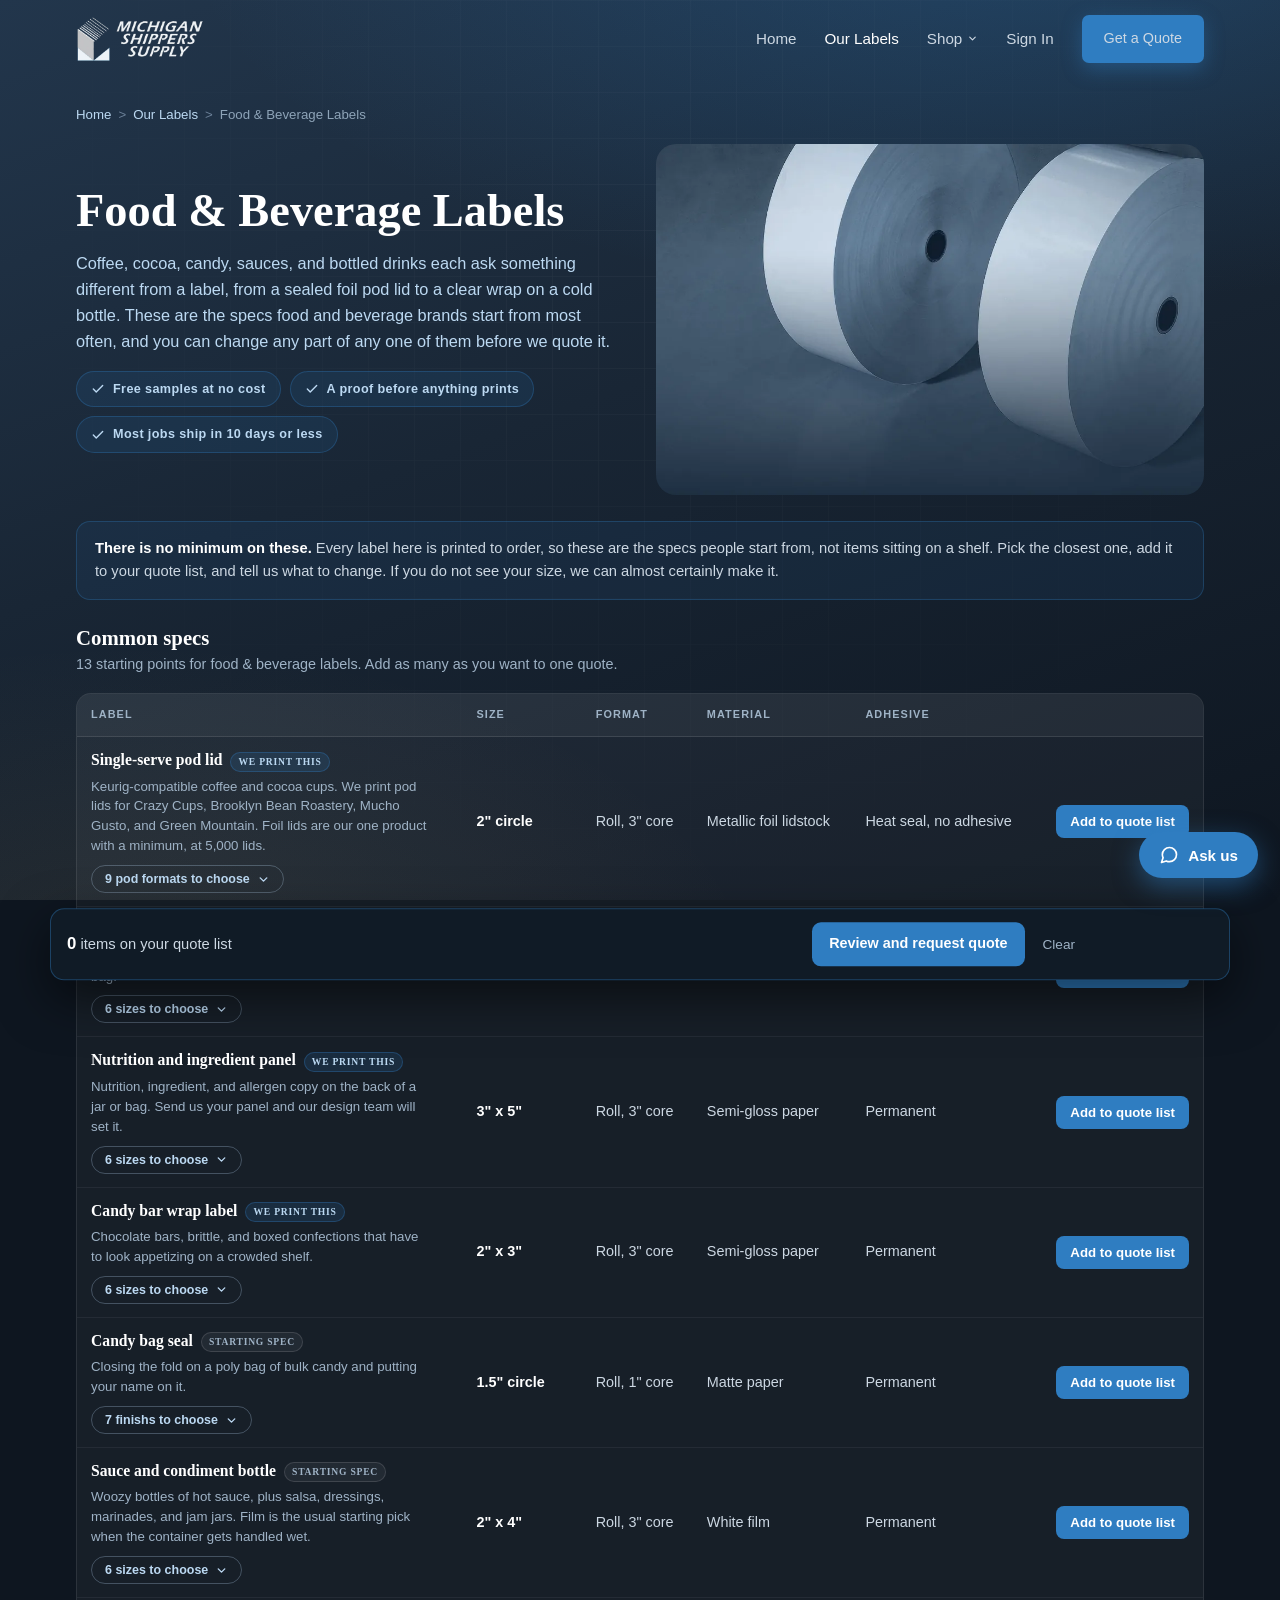
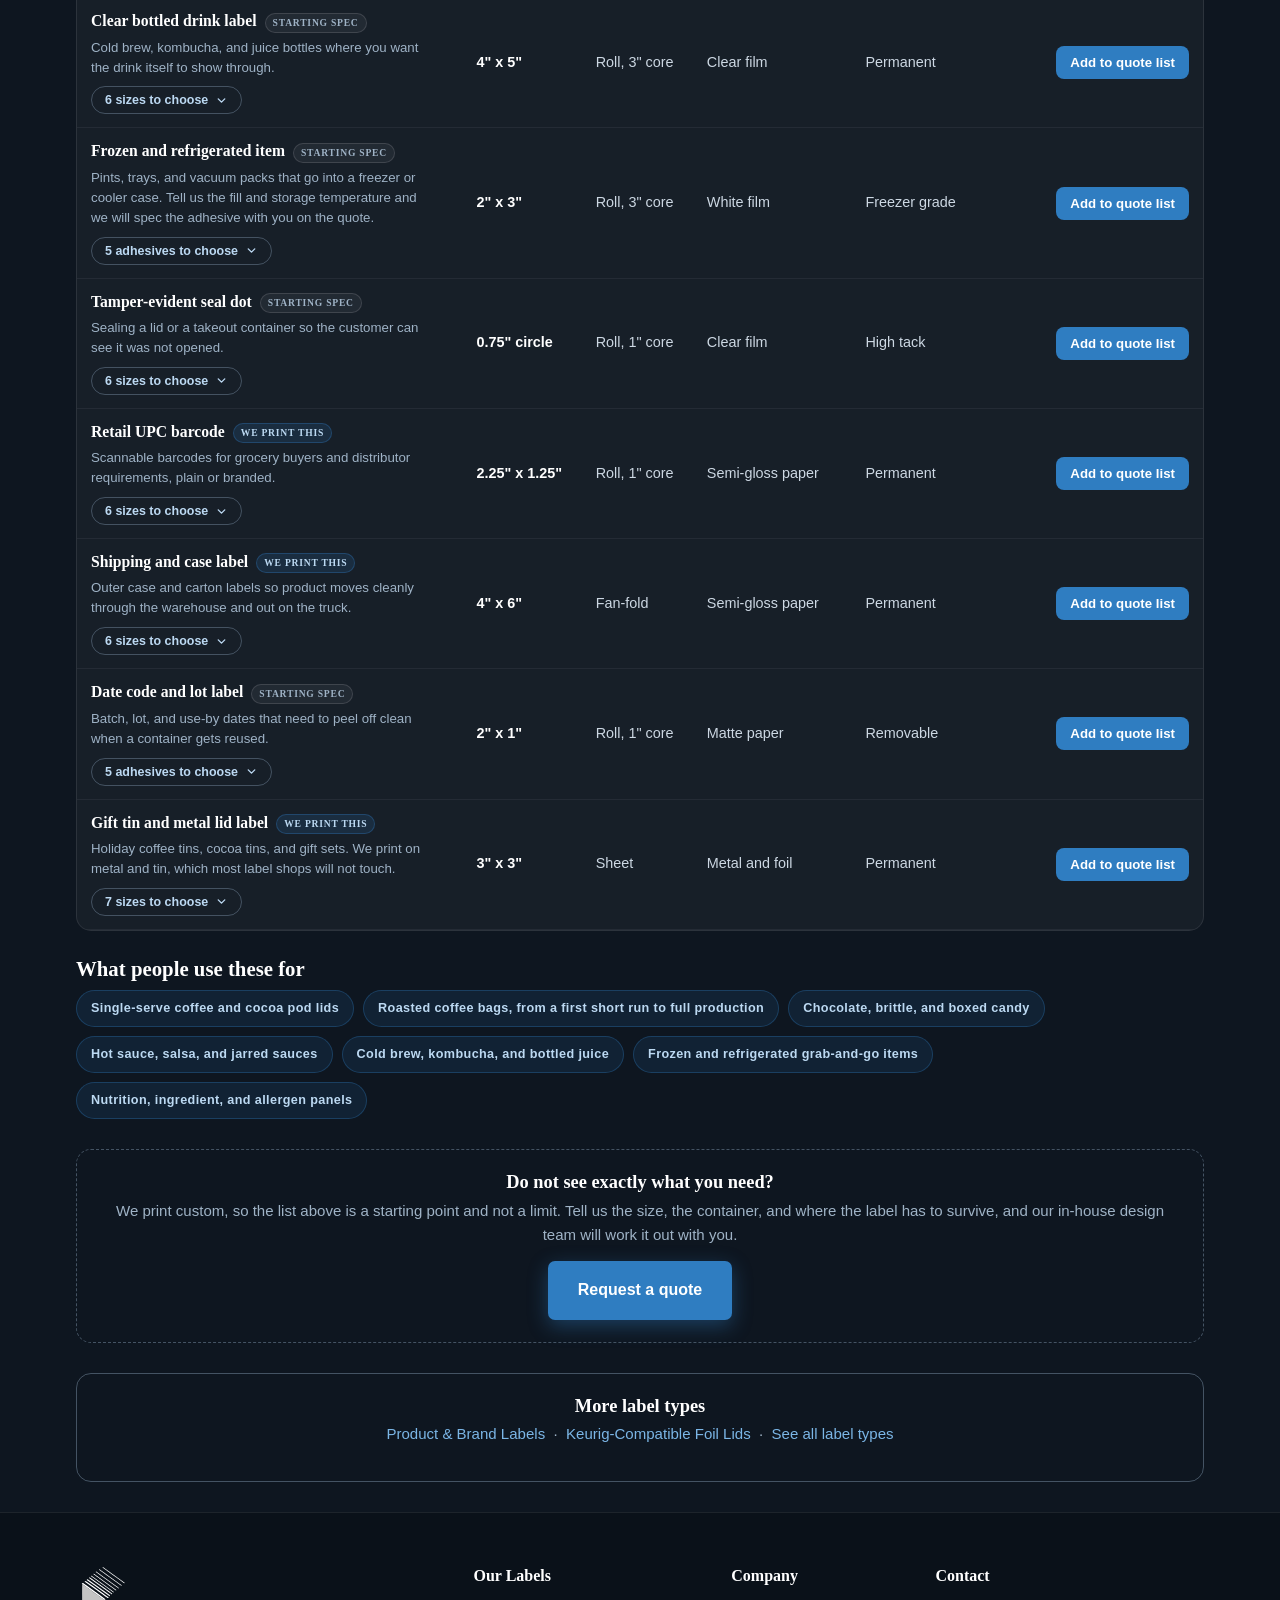
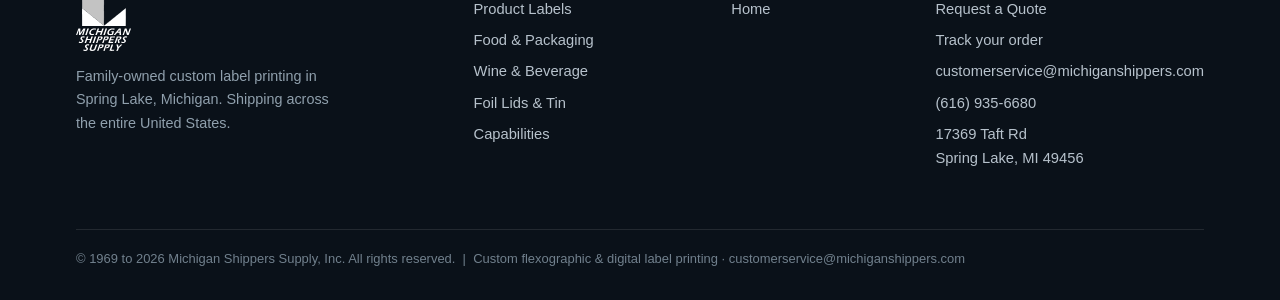
<file: labels-food-beverage.html>
<!DOCTYPE html>
<html lang="en">
<head>
<meta charset="UTF-8" />
<meta name="viewport" content="width=device-width, initial-scale=1.0" />
<title>Custom Food &amp; Beverage Labels | Michigan Shippers Supply</title>
<meta name="description" content="Custom Food &amp; Beverage Labels from Michigan Shippers Supply, Spring Lake Michigan. 13 common starting specs in paper, film, and foil. Printed to order, most jobs ship in 10 days or less." />
<link rel="canonical" href="https://michiganshippers.com/labels-food-beverage.html" />
<meta property="og:type" content="website" />
<meta property="og:site_name" content="Michigan Shippers Supply" />
<meta property="og:title" content="Custom Food &amp; Beverage Labels | Michigan Shippers Supply" />
<meta property="og:description" content="Custom Food &amp; Beverage Labels from Michigan Shippers Supply, Spring Lake Michigan. 13 common starting specs in paper, film, and foil. Printed to order, most jobs ship in 10 days or less." />
<meta property="og:url" content="https://michiganshippers.com/labels-food-beverage.html" />
<meta property="og:image" content="https://michiganshippers.com/images/social-share.jpg" />
<meta property="og:image:width" content="1200" />
<meta property="og:image:height" content="628" />
<meta name="twitter:card" content="summary_large_image" />
<meta name="twitter:image" content="https://michiganshippers.com/images/social-share.jpg" />
<link rel="icon" type="image/png" sizes="128x128" href="images/favicon-128.png" />
<link rel="apple-touch-icon" href="images/favicon-128.png" />
<script>document.documentElement.className='js';</script>
<link rel="stylesheet" href="immersive.css?v=20260803" />
<link rel="stylesheet" href="labels-browse.css?v=20260803" />
<script type="speculationrules">
{"prerender":[{"where":{"and":[{"href_matches":"/*"},{"not":{"href_matches":"/*\\?*"}}]},"eagerness":"moderate"}]}
</script>
  <script defer src="https://site-stats-dartyforlife.vercel.app/script.js" data-website-id="b9dceac7-76d3-4a54-8c4f-c17c00554771"></script>
</head>
<body>

<div id="pre">
  <img src="images/logo-on-navy.webp?v=20260803" alt="Michigan Shippers Supply" onerror="this.src='images/logo-vertical-light.png'" />
  <div class="pre-bar"><i></i></div>
  <div class="pre-msg" id="preMsg">Warming up the press&hellip;</div>
</div>
<div class="world" aria-hidden="true"></div>

<header class="nav" id="nav">
  <div class="nav-inner">
    <a class="brand" href="index.html" aria-label="Michigan Shippers Supply home">
      <img src="images/logo-horizontal-light.webp?v=20260803" alt="Michigan Shippers Supply" onerror="this.src='images/logo-on-navy.webp?v=20260803'" />
    </a>
    <nav class="links">
      <a href="index.html">Home</a>
      <a class="active" href="labels.html">Our Labels</a>
      <details class="nav-shop">
        <summary>Shop<svg viewBox="0 0 24 24" fill="none" stroke="currentColor" stroke-width="2.5" stroke-linecap="round" stroke-linejoin="round"><polyline points="6 9 12 15 18 9"/></svg></summary>
        <div class="shop-menu">
          <a href="store.html#cat-printers">Printers &amp; Printheads</a>
          <a href="store.html#cat-ribbons">Thermal-Transfer Ribbons</a>
          <a href="store.html#cat-markers">Paint Markers &amp; Coding</a>
          <a href="store.html#cat-applicators">Rollers &amp; Applicators</a>
          <a href="store.html#cat-coatings">UV Varnish &amp; Coatings</a>
          <a href="store.html#cat-barcodes">Barcodes &amp; Scanning</a>
          <a href="store.html#cat-software">Label Software</a>
          <a href="store.html#cat-custom">Custom Orders &amp; Services</a>
          <a class="shop-all" href="store.html">Shop all supplies</a>
        </div>
      </details>
      <a class="nav-signin" href="account.html">Sign In</a>
      <a class="btn btn-primary" href="index.html#contact">Get a Quote</a>
    </nav>
    <button class="nav-toggle" aria-label="Menu" onclick="document.querySelector('nav.links').style.display='flex'">
      <svg width="28" height="28" viewBox="0 0 24 24" fill="none" stroke="#cdd8e3" stroke-width="2"><line x1="3" y1="6" x2="21" y2="6"/><line x1="3" y1="12" x2="21" y2="12"/><line x1="3" y1="18" x2="21" y2="18"/></svg>
    </button>
  </div>
</header>

<main>
  <nav class="crumbs" aria-label="Breadcrumb">
    <a href="index.html">Home</a><span>&gt;</span><a href="labels.html">Our Labels</a><span>&gt;</span>Food &amp; Beverage Labels
  </nav>

  <section class="lt-hero">
    <div>
      <h1>Food &amp; Beverage Labels</h1>
      <p class="lt-lead">Coffee, cocoa, candy, sauces, and bottled drinks each ask something different from a label, from a sealed foil pod lid to a clear wrap on a cold bottle. These are the specs food and beverage brands start from most often, and you can change any part of any one of them before we quote it.</p>
      <ul class="lt-caps">
        <li><svg viewBox="0 0 24 24" fill="none" stroke="currentColor" stroke-width="2.4" stroke-linecap="round" stroke-linejoin="round"><polyline points="20 6 9 17 4 12"/></svg> Free samples at no cost</li>
        <li><svg viewBox="0 0 24 24" fill="none" stroke="currentColor" stroke-width="2.4" stroke-linecap="round" stroke-linejoin="round"><polyline points="20 6 9 17 4 12"/></svg> A proof before anything prints</li>
        <li><svg viewBox="0 0 24 24" fill="none" stroke="currentColor" stroke-width="2.4" stroke-linecap="round" stroke-linejoin="round"><polyline points="20 6 9 17 4 12"/></svg> Most jobs ship in 10 days or less</li>
      </ul>
    </div>
    <div class="lt-shot"><img src="images/labels-stock/face-stock-rolls-tile.webp?v=20260803" alt="Food &amp; Beverage Labels label stock" loading="eager" decoding="async" width="1000" height="640" /></div>
  </section>

  <div class="lt-note"><div>
    <b>There is no minimum on these.</b> Every label here is printed to order, so these are the specs people start from, not items sitting on a shelf.
    Pick the closest one, add it to your quote list, and tell us what to change. If you do not see your size, we can almost certainly make it.
  </div></div>

  <section class="lt-chart">
    <h2>Common specs</h2>
    <p class="lt-sub">13 starting points for food &amp; beverage labels. Add as many as you want to one quote.</p>
    <table class="lt-table">
      <thead><tr>
        <th>Label</th><th>Size</th><th>Format</th><th>Material</th><th>Adhesive</th><th></th>
      </tr></thead>
      <tbody>
        <tr>
          <td class="c-name">Single-serve pod lid<span class="lt-flag g" title="Backed by work already shown on this site">We print this</span><div class="c-use">Keurig-compatible coffee and cocoa cups. We print pod lids for Crazy Cups, Brooklyn Bean Roastery, Mucho Gusto, and Green Mountain. Foil lids are our one product with a minimum, at 5,000 lids.</div><button class="lt-more" type="button" data-expand aria-expanded="false" aria-controls="sub-food-beverage-0">
            9 pod formats to choose
            <span class="picked" data-picked hidden></span><svg class="chev" viewBox="0 0 24 24" fill="none" stroke="currentColor" stroke-width="2.6" stroke-linecap="round" stroke-linejoin="round"><polyline points="6 9 12 15 18 9"/></svg></button></td>
          <td class="c-size" data-l="Size">2&quot; circle</td>
          <td data-l="Format">Roll, 3&quot; core</td>
          <td data-l="Material">Metallic foil lidstock</td>
          <td data-l="Adhesive">Heat seal, no adhesive</td>
          <td class="c-act"><button class="qadd" type="button" data-add data-key="food-beverage|Single-serve pod lid||2&quot; circle|Metallic foil lidstock"
            data-cat="food-beverage" data-catname="Food &amp; Beverage Labels" data-label="Single-serve pod lid"
            data-size="2&quot; circle" data-format="Roll, 3&quot; core"
            data-material="Metallic foil lidstock" data-adhesive="Heat seal, no adhesive">Add to quote list</button></td>
        </tr>
        <tr class="lt-subrow" id="sub-food-beverage-0" hidden>
          <td colspan="6">
            <div class="lt-subs">
              <p class="axis">Pod format, pick any</p>
              <div class="lt-chips">
            <button class="qsub" type="button" data-add data-key="food-beverage|Single-serve pod lid|Standard 2&quot; coffee cup|2&quot; circle|Metallic foil lidstock"
              data-cat="food-beverage" data-catname="Food &amp; Beverage Labels" data-label="Single-serve pod lid"
              data-sub="Standard 2&quot; coffee cup" data-subaxis="Pod format"
              data-size="2&quot; circle" data-format="Roll, 3&quot; core"
              data-material="Metallic foil lidstock" data-adhesive="Heat seal, no adhesive"
            >Standard 2&quot; coffee cup<span class="sd">Everyday K-Cup coffee lid, 5,000 minimum</span></button>
            <button class="qsub" type="button" data-add data-key="food-beverage|Single-serve pod lid|Cocoa and cider cup|2&quot; circle|Metallic foil lidstock"
              data-cat="food-beverage" data-catname="Food &amp; Beverage Labels" data-label="Single-serve pod lid"
              data-sub="Cocoa and cider cup" data-subaxis="Pod format"
              data-size="2&quot; circle" data-format="Roll, 3&quot; core"
              data-material="Metallic foil lidstock" data-adhesive="Heat seal, no adhesive"
            >Cocoa and cider cup<span class="sd">Hot cocoa pods, 5,000 minimum</span></button>
            <button class="qsub" type="button" data-add data-key="food-beverage|Single-serve pod lid|Tea and chai pod|2&quot; circle|Metallic foil lidstock"
              data-cat="food-beverage" data-catname="Food &amp; Beverage Labels" data-label="Single-serve pod lid"
              data-sub="Tea and chai pod" data-subaxis="Pod format"
              data-size="2&quot; circle" data-format="Roll, 3&quot; core"
              data-material="Metallic foil lidstock" data-adhesive="Heat seal, no adhesive"
            >Tea and chai pod<span class="sd">Tea and chai cups, 5,000 minimum</span></button>
            <button class="qsub" type="button" data-add data-key="food-beverage|Single-serve pod lid|Wide-mouth 2.25&quot; cup|2&quot; circle|Metallic foil lidstock"
              data-cat="food-beverage" data-catname="Food &amp; Beverage Labels" data-label="Single-serve pod lid"
              data-sub="Wide-mouth 2.25&quot; cup" data-subaxis="Pod format"
              data-size="2&quot; circle" data-format="Roll, 3&quot; core"
              data-material="Metallic foil lidstock" data-adhesive="Heat seal, no adhesive"
            >Wide-mouth 2.25&quot; cup<span class="sd">Bowl-style cups, 5,000 lid minimum</span></button>
            <button class="qsub" type="button" data-add data-key="food-beverage|Single-serve pod lid|Espresso capsule, 1.5&quot; cup|2&quot; circle|Metallic foil lidstock"
              data-cat="food-beverage" data-catname="Food &amp; Beverage Labels" data-label="Single-serve pod lid"
              data-sub="Espresso capsule, 1.5&quot; cup" data-subaxis="Pod format"
              data-size="2&quot; circle" data-format="Roll, 3&quot; core"
              data-material="Metallic foil lidstock" data-adhesive="Heat seal, no adhesive"
            >Espresso capsule, 1.5&quot; cup<span class="sd">Small capsules, 5,000 lid minimum</span></button>
            <button class="qsub" type="button" data-add data-key="food-beverage|Single-serve pod lid|Variety pack, one per flavor|2&quot; circle|Metallic foil lidstock"
              data-cat="food-beverage" data-catname="Food &amp; Beverage Labels" data-label="Single-serve pod lid"
              data-sub="Variety pack, one per flavor" data-subaxis="Pod format"
              data-size="2&quot; circle" data-format="Roll, 3&quot; core"
              data-material="Metallic foil lidstock" data-adhesive="Heat seal, no adhesive"
            >Variety pack, one per flavor<span class="sd">Own lid per flavor, 5,000 minimum</span></button>
            <button class="qsub" type="button" data-add data-key="food-beverage|Single-serve pod lid|Private label co-pack run|2&quot; circle|Metallic foil lidstock"
              data-cat="food-beverage" data-catname="Food &amp; Beverage Labels" data-label="Single-serve pod lid"
              data-sub="Private label co-pack run" data-subaxis="Pod format"
              data-size="2&quot; circle" data-format="Roll, 3&quot; core"
              data-material="Metallic foil lidstock" data-adhesive="Heat seal, no adhesive"
            >Private label co-pack run<span class="sd">One spec per customer, 5,000 minimum</span></button>
            <button class="qsub" type="button" data-add data-key="food-beverage|Single-serve pod lid|Seasonal or limited edition|2&quot; circle|Metallic foil lidstock"
              data-cat="food-beverage" data-catname="Food &amp; Beverage Labels" data-label="Single-serve pod lid"
              data-sub="Seasonal or limited edition" data-subaxis="Pod format"
              data-size="2&quot; circle" data-format="Roll, 3&quot; core"
              data-material="Metallic foil lidstock" data-adhesive="Heat seal, no adhesive"
            >Seasonal or limited edition<span class="sd">Short holiday run, 5,000 minimum</span></button>
            <button class="qsub" type="button" data-add data-key="food-beverage|Single-serve pod lid|Die-cut lids, stacked flat|2&quot; circle|Metallic foil lidstock"
              data-cat="food-beverage" data-catname="Food &amp; Beverage Labels" data-label="Single-serve pod lid"
              data-sub="Die-cut lids, stacked flat" data-subaxis="Pod format"
              data-size="2&quot; circle" data-format="Roll, 3&quot; core"
              data-material="Metallic foil lidstock" data-adhesive="Heat seal, no adhesive"
            >Die-cut lids, stacked flat<span class="sd">Hand sealing, 5,000 lid minimum</span></button>
              </div>
            </div>
          </td>
        </tr>
        <tr>
          <td class="c-name">Coffee bag front label<span class="lt-flag s" title="A standard starting spec, change anything before we quote">Starting spec</span><div class="c-use">Roast name, origin, and brand on a 12 oz or 5 lb coffee bag.</div><button class="lt-more" type="button" data-expand aria-expanded="false" aria-controls="sub-food-beverage-1">
            6 sizes to choose
            <span class="picked" data-picked hidden></span><svg class="chev" viewBox="0 0 24 24" fill="none" stroke="currentColor" stroke-width="2.6" stroke-linecap="round" stroke-linejoin="round"><polyline points="6 9 12 15 18 9"/></svg></button></td>
          <td class="c-size" data-l="Size">4&quot; x 6&quot;</td>
          <td data-l="Format">Roll, 3&quot; core</td>
          <td data-l="Material">Semi-gloss paper</td>
          <td data-l="Adhesive">Permanent</td>
          <td class="c-act"><button class="qadd" type="button" data-add data-key="food-beverage|Coffee bag front label||4&quot; x 6&quot;|Semi-gloss paper"
            data-cat="food-beverage" data-catname="Food &amp; Beverage Labels" data-label="Coffee bag front label"
            data-size="4&quot; x 6&quot;" data-format="Roll, 3&quot; core"
            data-material="Semi-gloss paper" data-adhesive="Permanent">Add to quote list</button></td>
        </tr>
        <tr class="lt-subrow" id="sub-food-beverage-1" hidden>
          <td colspan="6">
            <div class="lt-subs">
              <p class="axis">Size, pick any</p>
              <div class="lt-chips">
            <button class="qsub" type="button" data-add data-key="food-beverage|Coffee bag front label|2&quot; x 3&quot;|4&quot; x 6&quot;|Semi-gloss paper"
              data-cat="food-beverage" data-catname="Food &amp; Beverage Labels" data-label="Coffee bag front label"
              data-sub="2&quot; x 3&quot;" data-subaxis="Size"
              data-size="4&quot; x 6&quot;" data-format="Roll, 3&quot; core"
              data-material="Semi-gloss paper" data-adhesive="Permanent"
            >2&quot; x 3&quot;<span class="sd">Sample and 2 oz bags</span></button>
            <button class="qsub" type="button" data-add data-key="food-beverage|Coffee bag front label|3&quot; x 4&quot;|4&quot; x 6&quot;|Semi-gloss paper"
              data-cat="food-beverage" data-catname="Food &amp; Beverage Labels" data-label="Coffee bag front label"
              data-sub="3&quot; x 4&quot;" data-subaxis="Size"
              data-size="4&quot; x 6&quot;" data-format="Roll, 3&quot; core"
              data-material="Semi-gloss paper" data-adhesive="Permanent"
            >3&quot; x 4&quot;<span class="sd">4 oz single-origin bags</span></button>
            <button class="qsub" type="button" data-add data-key="food-beverage|Coffee bag front label|3&quot; x 5&quot;|4&quot; x 6&quot;|Semi-gloss paper"
              data-cat="food-beverage" data-catname="Food &amp; Beverage Labels" data-label="Coffee bag front label"
              data-sub="3&quot; x 5&quot;" data-subaxis="Size"
              data-size="4&quot; x 6&quot;" data-format="Roll, 3&quot; core"
              data-material="Semi-gloss paper" data-adhesive="Permanent"
            >3&quot; x 5&quot;<span class="sd">8 oz retail bags</span></button>
            <button class="qsub" type="button" data-add data-key="food-beverage|Coffee bag front label|4&quot; x 6&quot;|4&quot; x 6&quot;|Semi-gloss paper"
              data-cat="food-beverage" data-catname="Food &amp; Beverage Labels" data-label="Coffee bag front label"
              data-sub="4&quot; x 6&quot;" data-subaxis="Size"
              data-size="4&quot; x 6&quot;" data-format="Roll, 3&quot; core"
              data-material="Semi-gloss paper" data-adhesive="Permanent"
            >4&quot; x 6&quot;<span class="sd">12 oz standard coffee bags</span></button>
            <button class="qsub" type="button" data-add data-key="food-beverage|Coffee bag front label|5&quot; x 7&quot;|4&quot; x 6&quot;|Semi-gloss paper"
              data-cat="food-beverage" data-catname="Food &amp; Beverage Labels" data-label="Coffee bag front label"
              data-sub="5&quot; x 7&quot;" data-subaxis="Size"
              data-size="4&quot; x 6&quot;" data-format="Roll, 3&quot; core"
              data-material="Semi-gloss paper" data-adhesive="Permanent"
            >5&quot; x 7&quot;<span class="sd">2 lb and 5 lb bags</span></button>
            <button class="qsub" type="button" data-add data-key="food-beverage|Coffee bag front label|4&quot; circle|4&quot; x 6&quot;|Semi-gloss paper"
              data-cat="food-beverage" data-catname="Food &amp; Beverage Labels" data-label="Coffee bag front label"
              data-sub="4&quot; circle" data-subaxis="Size"
              data-size="4&quot; x 6&quot;" data-format="Roll, 3&quot; core"
              data-material="Semi-gloss paper" data-adhesive="Permanent"
            >4&quot; circle<span class="sd">Round front label, any bag</span></button>
              </div>
            </div>
          </td>
        </tr>
        <tr>
          <td class="c-name">Nutrition and ingredient panel<span class="lt-flag g" title="Backed by work already shown on this site">We print this</span><div class="c-use">Nutrition, ingredient, and allergen copy on the back of a jar or bag. Send us your panel and our design team will set it.</div><button class="lt-more" type="button" data-expand aria-expanded="false" aria-controls="sub-food-beverage-2">
            6 sizes to choose
            <span class="picked" data-picked hidden></span><svg class="chev" viewBox="0 0 24 24" fill="none" stroke="currentColor" stroke-width="2.6" stroke-linecap="round" stroke-linejoin="round"><polyline points="6 9 12 15 18 9"/></svg></button></td>
          <td class="c-size" data-l="Size">3&quot; x 5&quot;</td>
          <td data-l="Format">Roll, 3&quot; core</td>
          <td data-l="Material">Semi-gloss paper</td>
          <td data-l="Adhesive">Permanent</td>
          <td class="c-act"><button class="qadd" type="button" data-add data-key="food-beverage|Nutrition and ingredient panel||3&quot; x 5&quot;|Semi-gloss paper"
            data-cat="food-beverage" data-catname="Food &amp; Beverage Labels" data-label="Nutrition and ingredient panel"
            data-size="3&quot; x 5&quot;" data-format="Roll, 3&quot; core"
            data-material="Semi-gloss paper" data-adhesive="Permanent">Add to quote list</button></td>
        </tr>
        <tr class="lt-subrow" id="sub-food-beverage-2" hidden>
          <td colspan="6">
            <div class="lt-subs">
              <p class="axis">Size, pick any</p>
              <div class="lt-chips">
            <button class="qsub" type="button" data-add data-key="food-beverage|Nutrition and ingredient panel|1.5&quot; x 2&quot;|3&quot; x 5&quot;|Semi-gloss paper"
              data-cat="food-beverage" data-catname="Food &amp; Beverage Labels" data-label="Nutrition and ingredient panel"
              data-sub="1.5&quot; x 2&quot;" data-subaxis="Size"
              data-size="3&quot; x 5&quot;" data-format="Roll, 3&quot; core"
              data-material="Semi-gloss paper" data-adhesive="Permanent"
            >1.5&quot; x 2&quot;<span class="sd">Short panel for small jars</span></button>
            <button class="qsub" type="button" data-add data-key="food-beverage|Nutrition and ingredient panel|2&quot; x 3&quot;|3&quot; x 5&quot;|Semi-gloss paper"
              data-cat="food-beverage" data-catname="Food &amp; Beverage Labels" data-label="Nutrition and ingredient panel"
              data-sub="2&quot; x 3&quot;" data-subaxis="Size"
              data-size="3&quot; x 5&quot;" data-format="Roll, 3&quot; core"
              data-material="Semi-gloss paper" data-adhesive="Permanent"
            >2&quot; x 3&quot;<span class="sd">Standard back panel, small bags</span></button>
            <button class="qsub" type="button" data-add data-key="food-beverage|Nutrition and ingredient panel|2&quot; x 5&quot;|3&quot; x 5&quot;|Semi-gloss paper"
              data-cat="food-beverage" data-catname="Food &amp; Beverage Labels" data-label="Nutrition and ingredient panel"
              data-sub="2&quot; x 5&quot;" data-subaxis="Size"
              data-size="3&quot; x 5&quot;" data-format="Roll, 3&quot; core"
              data-material="Semi-gloss paper" data-adhesive="Permanent"
            >2&quot; x 5&quot;<span class="sd">Tall panel for woozy bottles</span></button>
            <button class="qsub" type="button" data-add data-key="food-beverage|Nutrition and ingredient panel|3&quot; x 4&quot;|3&quot; x 5&quot;|Semi-gloss paper"
              data-cat="food-beverage" data-catname="Food &amp; Beverage Labels" data-label="Nutrition and ingredient panel"
              data-sub="3&quot; x 4&quot;" data-subaxis="Size"
              data-size="3&quot; x 5&quot;" data-format="Roll, 3&quot; core"
              data-material="Semi-gloss paper" data-adhesive="Permanent"
            >3&quot; x 4&quot;<span class="sd">Jars and mid-size bags</span></button>
            <button class="qsub" type="button" data-add data-key="food-beverage|Nutrition and ingredient panel|3&quot; x 5&quot;|3&quot; x 5&quot;|Semi-gloss paper"
              data-cat="food-beverage" data-catname="Food &amp; Beverage Labels" data-label="Nutrition and ingredient panel"
              data-sub="3&quot; x 5&quot;" data-subaxis="Size"
              data-size="3&quot; x 5&quot;" data-format="Roll, 3&quot; core"
              data-material="Semi-gloss paper" data-adhesive="Permanent"
            >3&quot; x 5&quot;<span class="sd">Full panel with allergen copy</span></button>
            <button class="qsub" type="button" data-add data-key="food-beverage|Nutrition and ingredient panel|4&quot; x 6&quot;|3&quot; x 5&quot;|Semi-gloss paper"
              data-cat="food-beverage" data-catname="Food &amp; Beverage Labels" data-label="Nutrition and ingredient panel"
              data-sub="4&quot; x 6&quot;" data-subaxis="Size"
              data-size="3&quot; x 5&quot;" data-format="Roll, 3&quot; core"
              data-material="Semi-gloss paper" data-adhesive="Permanent"
            >4&quot; x 6&quot;<span class="sd">Large panel, long ingredient lists</span></button>
              </div>
            </div>
          </td>
        </tr>
        <tr>
          <td class="c-name">Candy bar wrap label<span class="lt-flag g" title="Backed by work already shown on this site">We print this</span><div class="c-use">Chocolate bars, brittle, and boxed confections that have to look appetizing on a crowded shelf.</div><button class="lt-more" type="button" data-expand aria-expanded="false" aria-controls="sub-food-beverage-3">
            6 sizes to choose
            <span class="picked" data-picked hidden></span><svg class="chev" viewBox="0 0 24 24" fill="none" stroke="currentColor" stroke-width="2.6" stroke-linecap="round" stroke-linejoin="round"><polyline points="6 9 12 15 18 9"/></svg></button></td>
          <td class="c-size" data-l="Size">2&quot; x 3&quot;</td>
          <td data-l="Format">Roll, 3&quot; core</td>
          <td data-l="Material">Semi-gloss paper</td>
          <td data-l="Adhesive">Permanent</td>
          <td class="c-act"><button class="qadd" type="button" data-add data-key="food-beverage|Candy bar wrap label||2&quot; x 3&quot;|Semi-gloss paper"
            data-cat="food-beverage" data-catname="Food &amp; Beverage Labels" data-label="Candy bar wrap label"
            data-size="2&quot; x 3&quot;" data-format="Roll, 3&quot; core"
            data-material="Semi-gloss paper" data-adhesive="Permanent">Add to quote list</button></td>
        </tr>
        <tr class="lt-subrow" id="sub-food-beverage-3" hidden>
          <td colspan="6">
            <div class="lt-subs">
              <p class="axis">Size, pick any</p>
              <div class="lt-chips">
            <button class="qsub" type="button" data-add data-key="food-beverage|Candy bar wrap label|1.5&quot; x 2&quot;|2&quot; x 3&quot;|Semi-gloss paper"
              data-cat="food-beverage" data-catname="Food &amp; Beverage Labels" data-label="Candy bar wrap label"
              data-sub="1.5&quot; x 2&quot;" data-subaxis="Size"
              data-size="2&quot; x 3&quot;" data-format="Roll, 3&quot; core"
              data-material="Semi-gloss paper" data-adhesive="Permanent"
            >1.5&quot; x 2&quot;<span class="sd">Mini and fun-size bars</span></button>
            <button class="qsub" type="button" data-add data-key="food-beverage|Candy bar wrap label|2&quot; x 3&quot;|2&quot; x 3&quot;|Semi-gloss paper"
              data-cat="food-beverage" data-catname="Food &amp; Beverage Labels" data-label="Candy bar wrap label"
              data-sub="2&quot; x 3&quot;" data-subaxis="Size"
              data-size="2&quot; x 3&quot;" data-format="Roll, 3&quot; core"
              data-material="Semi-gloss paper" data-adhesive="Permanent"
            >2&quot; x 3&quot;<span class="sd">Standard chocolate bar front</span></button>
            <button class="qsub" type="button" data-add data-key="food-beverage|Candy bar wrap label|2.5&quot; x 4&quot;|2&quot; x 3&quot;|Semi-gloss paper"
              data-cat="food-beverage" data-catname="Food &amp; Beverage Labels" data-label="Candy bar wrap label"
              data-sub="2.5&quot; x 4&quot;" data-subaxis="Size"
              data-size="2&quot; x 3&quot;" data-format="Roll, 3&quot; core"
              data-material="Semi-gloss paper" data-adhesive="Permanent"
            >2.5&quot; x 4&quot;<span class="sd">Large bar and brittle slab</span></button>
            <button class="qsub" type="button" data-add data-key="food-beverage|Candy bar wrap label|1.75&quot; x 6&quot;|2&quot; x 3&quot;|Semi-gloss paper"
              data-cat="food-beverage" data-catname="Food &amp; Beverage Labels" data-label="Candy bar wrap label"
              data-sub="1.75&quot; x 6&quot;" data-subaxis="Size"
              data-size="2&quot; x 3&quot;" data-format="Roll, 3&quot; core"
              data-material="Semi-gloss paper" data-adhesive="Permanent"
            >1.75&quot; x 6&quot;<span class="sd">Belly band around a bar</span></button>
            <button class="qsub" type="button" data-add data-key="food-beverage|Candy bar wrap label|3&quot; x 5&quot;|2&quot; x 3&quot;|Semi-gloss paper"
              data-cat="food-beverage" data-catname="Food &amp; Beverage Labels" data-label="Candy bar wrap label"
              data-sub="3&quot; x 5&quot;" data-subaxis="Size"
              data-size="2&quot; x 3&quot;" data-format="Roll, 3&quot; core"
              data-material="Semi-gloss paper" data-adhesive="Permanent"
            >3&quot; x 5&quot;<span class="sd">Boxed confection top label</span></button>
            <button class="qsub" type="button" data-add data-key="food-beverage|Candy bar wrap label|4&quot; x 6&quot;|2&quot; x 3&quot;|Semi-gloss paper"
              data-cat="food-beverage" data-catname="Food &amp; Beverage Labels" data-label="Candy bar wrap label"
              data-sub="4&quot; x 6&quot;" data-subaxis="Size"
              data-size="2&quot; x 3&quot;" data-format="Roll, 3&quot; core"
              data-material="Semi-gloss paper" data-adhesive="Permanent"
            >4&quot; x 6&quot;<span class="sd">Gift box and multipack front</span></button>
              </div>
            </div>
          </td>
        </tr>
        <tr>
          <td class="c-name">Candy bag seal<span class="lt-flag s" title="A standard starting spec, change anything before we quote">Starting spec</span><div class="c-use">Closing the fold on a poly bag of bulk candy and putting your name on it.</div><button class="lt-more" type="button" data-expand aria-expanded="false" aria-controls="sub-food-beverage-4">
            7 finishs to choose
            <span class="picked" data-picked hidden></span><svg class="chev" viewBox="0 0 24 24" fill="none" stroke="currentColor" stroke-width="2.6" stroke-linecap="round" stroke-linejoin="round"><polyline points="6 9 12 15 18 9"/></svg></button></td>
          <td class="c-size" data-l="Size">1.5&quot; circle</td>
          <td data-l="Format">Roll, 1&quot; core</td>
          <td data-l="Material">Matte paper</td>
          <td data-l="Adhesive">Permanent</td>
          <td class="c-act"><button class="qadd" type="button" data-add data-key="food-beverage|Candy bag seal||1.5&quot; circle|Matte paper"
            data-cat="food-beverage" data-catname="Food &amp; Beverage Labels" data-label="Candy bag seal"
            data-size="1.5&quot; circle" data-format="Roll, 1&quot; core"
            data-material="Matte paper" data-adhesive="Permanent">Add to quote list</button></td>
        </tr>
        <tr class="lt-subrow" id="sub-food-beverage-4" hidden>
          <td colspan="6">
            <div class="lt-subs">
              <p class="axis">Finish, pick any</p>
              <div class="lt-chips">
            <button class="qsub" type="button" data-add data-key="food-beverage|Candy bag seal|Matte paper|1.5&quot; circle|Matte paper"
              data-cat="food-beverage" data-catname="Food &amp; Beverage Labels" data-label="Candy bag seal"
              data-sub="Matte paper" data-subaxis="Finish"
              data-size="1.5&quot; circle" data-format="Roll, 1&quot; core"
              data-material="Matte paper" data-adhesive="Permanent"
            >Matte paper<span class="sd">Soft non-glare, takes pen marks</span></button>
            <button class="qsub" type="button" data-add data-key="food-beverage|Candy bag seal|Semi-gloss paper|1.5&quot; circle|Matte paper"
              data-cat="food-beverage" data-catname="Food &amp; Beverage Labels" data-label="Candy bag seal"
              data-sub="Semi-gloss paper" data-subaxis="Finish"
              data-size="1.5&quot; circle" data-format="Roll, 1&quot; core"
              data-material="Matte paper" data-adhesive="Permanent"
            >Semi-gloss paper<span class="sd">Everyday finish, sharp color</span></button>
            <button class="qsub" type="button" data-add data-key="food-beverage|Candy bag seal|High gloss paper|1.5&quot; circle|Matte paper"
              data-cat="food-beverage" data-catname="Food &amp; Beverage Labels" data-label="Candy bag seal"
              data-sub="High gloss paper" data-subaxis="Finish"
              data-size="1.5&quot; circle" data-format="Roll, 1&quot; core"
              data-material="Matte paper" data-adhesive="Permanent"
            >High gloss paper<span class="sd">Shiny finish for candy color</span></button>
            <button class="qsub" type="button" data-add data-key="food-beverage|Candy bag seal|Uncoated paper|1.5&quot; circle|Matte paper"
              data-cat="food-beverage" data-catname="Food &amp; Beverage Labels" data-label="Candy bag seal"
              data-sub="Uncoated paper" data-subaxis="Finish"
              data-size="1.5&quot; circle" data-format="Roll, 1&quot; core"
              data-material="Matte paper" data-adhesive="Permanent"
            >Uncoated paper<span class="sd">Natural look for rustic brands</span></button>
            <button class="qsub" type="button" data-add data-key="food-beverage|Candy bag seal|Clear film|1.5&quot; circle|Matte paper"
              data-cat="food-beverage" data-catname="Food &amp; Beverage Labels" data-label="Candy bag seal"
              data-sub="Clear film" data-subaxis="Finish"
              data-size="1.5&quot; circle" data-format="Roll, 1&quot; core"
              data-material="Matte paper" data-adhesive="Permanent"
            >Clear film<span class="sd">Disappears on a clear bag</span></button>
            <button class="qsub" type="button" data-add data-key="food-beverage|Candy bag seal|White film|1.5&quot; circle|Matte paper"
              data-cat="food-beverage" data-catname="Food &amp; Beverage Labels" data-label="Candy bag seal"
              data-sub="White film" data-subaxis="Finish"
              data-size="1.5&quot; circle" data-format="Roll, 1&quot; core"
              data-material="Matte paper" data-adhesive="Permanent"
            >White film<span class="sd">Moisture resistant on poly bags</span></button>
            <button class="qsub" type="button" data-add data-key="food-beverage|Candy bag seal|Foil|1.5&quot; circle|Matte paper"
              data-cat="food-beverage" data-catname="Food &amp; Beverage Labels" data-label="Candy bag seal"
              data-sub="Foil" data-subaxis="Finish"
              data-size="1.5&quot; circle" data-format="Roll, 1&quot; core"
              data-material="Matte paper" data-adhesive="Permanent"
            >Foil<span class="sd">Metallic seal for gift bags</span></button>
              </div>
            </div>
          </td>
        </tr>
        <tr>
          <td class="c-name">Sauce and condiment bottle<span class="lt-flag s" title="A standard starting spec, change anything before we quote">Starting spec</span><div class="c-use">Woozy bottles of hot sauce, plus salsa, dressings, marinades, and jam jars. Film is the usual starting pick when the container gets handled wet.</div><button class="lt-more" type="button" data-expand aria-expanded="false" aria-controls="sub-food-beverage-5">
            6 sizes to choose
            <span class="picked" data-picked hidden></span><svg class="chev" viewBox="0 0 24 24" fill="none" stroke="currentColor" stroke-width="2.6" stroke-linecap="round" stroke-linejoin="round"><polyline points="6 9 12 15 18 9"/></svg></button></td>
          <td class="c-size" data-l="Size">2&quot; x 4&quot;</td>
          <td data-l="Format">Roll, 3&quot; core</td>
          <td data-l="Material">White film</td>
          <td data-l="Adhesive">Permanent</td>
          <td class="c-act"><button class="qadd" type="button" data-add data-key="food-beverage|Sauce and condiment bottle||2&quot; x 4&quot;|White film"
            data-cat="food-beverage" data-catname="Food &amp; Beverage Labels" data-label="Sauce and condiment bottle"
            data-size="2&quot; x 4&quot;" data-format="Roll, 3&quot; core"
            data-material="White film" data-adhesive="Permanent">Add to quote list</button></td>
        </tr>
        <tr class="lt-subrow" id="sub-food-beverage-5" hidden>
          <td colspan="6">
            <div class="lt-subs">
              <p class="axis">Size, pick any</p>
              <div class="lt-chips">
            <button class="qsub" type="button" data-add data-key="food-beverage|Sauce and condiment bottle|1.5&quot; x 3&quot;|2&quot; x 4&quot;|White film"
              data-cat="food-beverage" data-catname="Food &amp; Beverage Labels" data-label="Sauce and condiment bottle"
              data-sub="1.5&quot; x 3&quot;" data-subaxis="Size"
              data-size="2&quot; x 4&quot;" data-format="Roll, 3&quot; core"
              data-material="White film" data-adhesive="Permanent"
            >1.5&quot; x 3&quot;<span class="sd">5 oz woozy hot sauce</span></button>
            <button class="qsub" type="button" data-add data-key="food-beverage|Sauce and condiment bottle|2&quot; x 4&quot;|2&quot; x 4&quot;|White film"
              data-cat="food-beverage" data-catname="Food &amp; Beverage Labels" data-label="Sauce and condiment bottle"
              data-sub="2&quot; x 4&quot;" data-subaxis="Size"
              data-size="2&quot; x 4&quot;" data-format="Roll, 3&quot; core"
              data-material="White film" data-adhesive="Permanent"
            >2&quot; x 4&quot;<span class="sd">Standard woozy bottle front</span></button>
            <button class="qsub" type="button" data-add data-key="food-beverage|Sauce and condiment bottle|2.5&quot; x 4&quot;|2&quot; x 4&quot;|White film"
              data-cat="food-beverage" data-catname="Food &amp; Beverage Labels" data-label="Sauce and condiment bottle"
              data-sub="2.5&quot; x 4&quot;" data-subaxis="Size"
              data-size="2&quot; x 4&quot;" data-format="Roll, 3&quot; core"
              data-material="White film" data-adhesive="Permanent"
            >2.5&quot; x 4&quot;<span class="sd">12 oz sauce bottles</span></button>
            <button class="qsub" type="button" data-add data-key="food-beverage|Sauce and condiment bottle|3&quot; x 4&quot;|2&quot; x 4&quot;|White film"
              data-cat="food-beverage" data-catname="Food &amp; Beverage Labels" data-label="Sauce and condiment bottle"
              data-sub="3&quot; x 4&quot;" data-subaxis="Size"
              data-size="2&quot; x 4&quot;" data-format="Roll, 3&quot; core"
              data-material="White film" data-adhesive="Permanent"
            >3&quot; x 4&quot;<span class="sd">16 oz salsa jars</span></button>
            <button class="qsub" type="button" data-add data-key="food-beverage|Sauce and condiment bottle|2&quot; x 6&quot;|2&quot; x 4&quot;|White film"
              data-cat="food-beverage" data-catname="Food &amp; Beverage Labels" data-label="Sauce and condiment bottle"
              data-sub="2&quot; x 6&quot;" data-subaxis="Size"
              data-size="2&quot; x 4&quot;" data-format="Roll, 3&quot; core"
              data-material="White film" data-adhesive="Permanent"
            >2&quot; x 6&quot;<span class="sd">Wrap for a tall bottle</span></button>
            <button class="qsub" type="button" data-add data-key="food-beverage|Sauce and condiment bottle|3&quot; circle|2&quot; x 4&quot;|White film"
              data-cat="food-beverage" data-catname="Food &amp; Beverage Labels" data-label="Sauce and condiment bottle"
              data-sub="3&quot; circle" data-subaxis="Size"
              data-size="2&quot; x 4&quot;" data-format="Roll, 3&quot; core"
              data-material="White film" data-adhesive="Permanent"
            >3&quot; circle<span class="sd">Jar lid top label</span></button>
              </div>
            </div>
          </td>
        </tr>
        <tr>
          <td class="c-name">Clear bottled drink label<span class="lt-flag s" title="A standard starting spec, change anything before we quote">Starting spec</span><div class="c-use">Cold brew, kombucha, and juice bottles where you want the drink itself to show through.</div><button class="lt-more" type="button" data-expand aria-expanded="false" aria-controls="sub-food-beverage-6">
            6 sizes to choose
            <span class="picked" data-picked hidden></span><svg class="chev" viewBox="0 0 24 24" fill="none" stroke="currentColor" stroke-width="2.6" stroke-linecap="round" stroke-linejoin="round"><polyline points="6 9 12 15 18 9"/></svg></button></td>
          <td class="c-size" data-l="Size">4&quot; x 5&quot;</td>
          <td data-l="Format">Roll, 3&quot; core</td>
          <td data-l="Material">Clear film</td>
          <td data-l="Adhesive">Permanent</td>
          <td class="c-act"><button class="qadd" type="button" data-add data-key="food-beverage|Clear bottled drink label||4&quot; x 5&quot;|Clear film"
            data-cat="food-beverage" data-catname="Food &amp; Beverage Labels" data-label="Clear bottled drink label"
            data-size="4&quot; x 5&quot;" data-format="Roll, 3&quot; core"
            data-material="Clear film" data-adhesive="Permanent">Add to quote list</button></td>
        </tr>
        <tr class="lt-subrow" id="sub-food-beverage-6" hidden>
          <td colspan="6">
            <div class="lt-subs">
              <p class="axis">Size, pick any</p>
              <div class="lt-chips">
            <button class="qsub" type="button" data-add data-key="food-beverage|Clear bottled drink label|2&quot; x 2&quot;|4&quot; x 5&quot;|Clear film"
              data-cat="food-beverage" data-catname="Food &amp; Beverage Labels" data-label="Clear bottled drink label"
              data-sub="2&quot; x 2&quot;" data-subaxis="Size"
              data-size="4&quot; x 5&quot;" data-format="Roll, 3&quot; core"
              data-material="Clear film" data-adhesive="Permanent"
            >2&quot; x 2&quot;<span class="sd">Neck and cap seal</span></button>
            <button class="qsub" type="button" data-add data-key="food-beverage|Clear bottled drink label|2&quot; x 3&quot;|4&quot; x 5&quot;|Clear film"
              data-cat="food-beverage" data-catname="Food &amp; Beverage Labels" data-label="Clear bottled drink label"
              data-sub="2&quot; x 3&quot;" data-subaxis="Size"
              data-size="4&quot; x 5&quot;" data-format="Roll, 3&quot; core"
              data-material="Clear film" data-adhesive="Permanent"
            >2&quot; x 3&quot;<span class="sd">8 oz juice bottles</span></button>
            <button class="qsub" type="button" data-add data-key="food-beverage|Clear bottled drink label|3&quot; x 4&quot;|4&quot; x 5&quot;|Clear film"
              data-cat="food-beverage" data-catname="Food &amp; Beverage Labels" data-label="Clear bottled drink label"
              data-sub="3&quot; x 4&quot;" data-subaxis="Size"
              data-size="4&quot; x 5&quot;" data-format="Roll, 3&quot; core"
              data-material="Clear film" data-adhesive="Permanent"
            >3&quot; x 4&quot;<span class="sd">12 oz cold brew bottles</span></button>
            <button class="qsub" type="button" data-add data-key="food-beverage|Clear bottled drink label|4&quot; x 5&quot;|4&quot; x 5&quot;|Clear film"
              data-cat="food-beverage" data-catname="Food &amp; Beverage Labels" data-label="Clear bottled drink label"
              data-sub="4&quot; x 5&quot;" data-subaxis="Size"
              data-size="4&quot; x 5&quot;" data-format="Roll, 3&quot; core"
              data-material="Clear film" data-adhesive="Permanent"
            >4&quot; x 5&quot;<span class="sd">16 oz kombucha bottles</span></button>
            <button class="qsub" type="button" data-add data-key="food-beverage|Clear bottled drink label|2.5&quot; x 8&quot;|4&quot; x 5&quot;|Clear film"
              data-cat="food-beverage" data-catname="Food &amp; Beverage Labels" data-label="Clear bottled drink label"
              data-sub="2.5&quot; x 8&quot;" data-subaxis="Size"
              data-size="4&quot; x 5&quot;" data-format="Roll, 3&quot; core"
              data-material="Clear film" data-adhesive="Permanent"
            >2.5&quot; x 8&quot;<span class="sd">Full wrap around a bottle</span></button>
            <button class="qsub" type="button" data-add data-key="food-beverage|Clear bottled drink label|5&quot; x 7&quot;|4&quot; x 5&quot;|Clear film"
              data-cat="food-beverage" data-catname="Food &amp; Beverage Labels" data-label="Clear bottled drink label"
              data-sub="5&quot; x 7&quot;" data-subaxis="Size"
              data-size="4&quot; x 5&quot;" data-format="Roll, 3&quot; core"
              data-material="Clear film" data-adhesive="Permanent"
            >5&quot; x 7&quot;<span class="sd">32 oz growlers and jugs</span></button>
              </div>
            </div>
          </td>
        </tr>
        <tr>
          <td class="c-name">Frozen and refrigerated item<span class="lt-flag s" title="A standard starting spec, change anything before we quote">Starting spec</span><div class="c-use">Pints, trays, and vacuum packs that go into a freezer or cooler case. Tell us the fill and storage temperature and we will spec the adhesive with you on the quote.</div><button class="lt-more" type="button" data-expand aria-expanded="false" aria-controls="sub-food-beverage-7">
            5 adhesives to choose
            <span class="picked" data-picked hidden></span><svg class="chev" viewBox="0 0 24 24" fill="none" stroke="currentColor" stroke-width="2.6" stroke-linecap="round" stroke-linejoin="round"><polyline points="6 9 12 15 18 9"/></svg></button></td>
          <td class="c-size" data-l="Size">2&quot; x 3&quot;</td>
          <td data-l="Format">Roll, 3&quot; core</td>
          <td data-l="Material">White film</td>
          <td data-l="Adhesive">Freezer grade</td>
          <td class="c-act"><button class="qadd" type="button" data-add data-key="food-beverage|Frozen and refrigerated item||2&quot; x 3&quot;|White film"
            data-cat="food-beverage" data-catname="Food &amp; Beverage Labels" data-label="Frozen and refrigerated item"
            data-size="2&quot; x 3&quot;" data-format="Roll, 3&quot; core"
            data-material="White film" data-adhesive="Freezer grade">Add to quote list</button></td>
        </tr>
        <tr class="lt-subrow" id="sub-food-beverage-7" hidden>
          <td colspan="6">
            <div class="lt-subs">
              <p class="axis">Adhesive, pick any</p>
              <div class="lt-chips">
            <button class="qsub" type="button" data-add data-key="food-beverage|Frozen and refrigerated item|Freezer grade|2&quot; x 3&quot;|White film"
              data-cat="food-beverage" data-catname="Food &amp; Beverage Labels" data-label="Frozen and refrigerated item"
              data-sub="Freezer grade" data-subaxis="Adhesive"
              data-size="2&quot; x 3&quot;" data-format="Roll, 3&quot; core"
              data-material="White film" data-adhesive="Freezer grade"
            >Freezer grade<span class="sd">Applied cold, stays on frozen</span></button>
            <button class="qsub" type="button" data-add data-key="food-beverage|Frozen and refrigerated item|All-temperature permanent|2&quot; x 3&quot;|White film"
              data-cat="food-beverage" data-catname="Food &amp; Beverage Labels" data-label="Frozen and refrigerated item"
              data-sub="All-temperature permanent" data-subaxis="Adhesive"
              data-size="2&quot; x 3&quot;" data-format="Roll, 3&quot; core"
              data-material="White film" data-adhesive="Freezer grade"
            >All-temperature permanent<span class="sd">Applied cool, holds through the case</span></button>
            <button class="qsub" type="button" data-add data-key="food-beverage|Frozen and refrigerated item|Standard permanent|2&quot; x 3&quot;|White film"
              data-cat="food-beverage" data-catname="Food &amp; Beverage Labels" data-label="Frozen and refrigerated item"
              data-sub="Standard permanent" data-subaxis="Adhesive"
              data-size="2&quot; x 3&quot;" data-format="Roll, 3&quot; core"
              data-material="White film" data-adhesive="Freezer grade"
            >Standard permanent<span class="sd">Applied warm, then chilled</span></button>
            <button class="qsub" type="button" data-add data-key="food-beverage|Frozen and refrigerated item|Removable|2&quot; x 3&quot;|White film"
              data-cat="food-beverage" data-catname="Food &amp; Beverage Labels" data-label="Frozen and refrigerated item"
              data-sub="Removable" data-subaxis="Adhesive"
              data-size="2&quot; x 3&quot;" data-format="Roll, 3&quot; core"
              data-material="White film" data-adhesive="Freezer grade"
            >Removable<span class="sd">Peels clean off reused containers</span></button>
            <button class="qsub" type="button" data-add data-key="food-beverage|Frozen and refrigerated item|High tack|2&quot; x 3&quot;|White film"
              data-cat="food-beverage" data-catname="Food &amp; Beverage Labels" data-label="Frozen and refrigerated item"
              data-sub="High tack" data-subaxis="Adhesive"
              data-size="2&quot; x 3&quot;" data-format="Roll, 3&quot; core"
              data-material="White film" data-adhesive="Freezer grade"
            >High tack<span class="sd">Rough trays and vacuum packs</span></button>
              </div>
            </div>
          </td>
        </tr>
        <tr>
          <td class="c-name">Tamper-evident seal dot<span class="lt-flag s" title="A standard starting spec, change anything before we quote">Starting spec</span><div class="c-use">Sealing a lid or a takeout container so the customer can see it was not opened.</div><button class="lt-more" type="button" data-expand aria-expanded="false" aria-controls="sub-food-beverage-8">
            6 sizes to choose
            <span class="picked" data-picked hidden></span><svg class="chev" viewBox="0 0 24 24" fill="none" stroke="currentColor" stroke-width="2.6" stroke-linecap="round" stroke-linejoin="round"><polyline points="6 9 12 15 18 9"/></svg></button></td>
          <td class="c-size" data-l="Size">0.75&quot; circle</td>
          <td data-l="Format">Roll, 1&quot; core</td>
          <td data-l="Material">Clear film</td>
          <td data-l="Adhesive">High tack</td>
          <td class="c-act"><button class="qadd" type="button" data-add data-key="food-beverage|Tamper-evident seal dot||0.75&quot; circle|Clear film"
            data-cat="food-beverage" data-catname="Food &amp; Beverage Labels" data-label="Tamper-evident seal dot"
            data-size="0.75&quot; circle" data-format="Roll, 1&quot; core"
            data-material="Clear film" data-adhesive="High tack">Add to quote list</button></td>
        </tr>
        <tr class="lt-subrow" id="sub-food-beverage-8" hidden>
          <td colspan="6">
            <div class="lt-subs">
              <p class="axis">Size, pick any</p>
              <div class="lt-chips">
            <button class="qsub" type="button" data-add data-key="food-beverage|Tamper-evident seal dot|0.5&quot; circle|0.75&quot; circle|Clear film"
              data-cat="food-beverage" data-catname="Food &amp; Beverage Labels" data-label="Tamper-evident seal dot"
              data-sub="0.5&quot; circle" data-subaxis="Size"
              data-size="0.75&quot; circle" data-format="Roll, 1&quot; core"
              data-material="Clear film" data-adhesive="High tack"
            >0.5&quot; circle<span class="sd">Small cap and pouch seal</span></button>
            <button class="qsub" type="button" data-add data-key="food-beverage|Tamper-evident seal dot|0.75&quot; circle|0.75&quot; circle|Clear film"
              data-cat="food-beverage" data-catname="Food &amp; Beverage Labels" data-label="Tamper-evident seal dot"
              data-sub="0.75&quot; circle" data-subaxis="Size"
              data-size="0.75&quot; circle" data-format="Roll, 1&quot; core"
              data-material="Clear film" data-adhesive="High tack"
            >0.75&quot; circle<span class="sd">Standard takeout container seal</span></button>
            <button class="qsub" type="button" data-add data-key="food-beverage|Tamper-evident seal dot|1&quot; circle|0.75&quot; circle|Clear film"
              data-cat="food-beverage" data-catname="Food &amp; Beverage Labels" data-label="Tamper-evident seal dot"
              data-sub="1&quot; circle" data-subaxis="Size"
              data-size="0.75&quot; circle" data-format="Roll, 1&quot; core"
              data-material="Clear film" data-adhesive="High tack"
            >1&quot; circle<span class="sd">Jar lid and clamshell seal</span></button>
            <button class="qsub" type="button" data-add data-key="food-beverage|Tamper-evident seal dot|1.25&quot; circle|0.75&quot; circle|Clear film"
              data-cat="food-beverage" data-catname="Food &amp; Beverage Labels" data-label="Tamper-evident seal dot"
              data-sub="1.25&quot; circle" data-subaxis="Size"
              data-size="0.75&quot; circle" data-format="Roll, 1&quot; core"
              data-material="Clear film" data-adhesive="High tack"
            >1.25&quot; circle<span class="sd">Wider seal across a lid</span></button>
            <button class="qsub" type="button" data-add data-key="food-beverage|Tamper-evident seal dot|1.5&quot; circle|0.75&quot; circle|Clear film"
              data-cat="food-beverage" data-catname="Food &amp; Beverage Labels" data-label="Tamper-evident seal dot"
              data-sub="1.5&quot; circle" data-subaxis="Size"
              data-size="0.75&quot; circle" data-format="Roll, 1&quot; core"
              data-material="Clear film" data-adhesive="High tack"
            >1.5&quot; circle<span class="sd">Bag fold and box flap</span></button>
            <button class="qsub" type="button" data-add data-key="food-beverage|Tamper-evident seal dot|2&quot; circle|0.75&quot; circle|Clear film"
              data-cat="food-beverage" data-catname="Food &amp; Beverage Labels" data-label="Tamper-evident seal dot"
              data-sub="2&quot; circle" data-subaxis="Size"
              data-size="0.75&quot; circle" data-format="Roll, 1&quot; core"
              data-material="Clear film" data-adhesive="High tack"
            >2&quot; circle<span class="sd">Large lids and catering pans</span></button>
              </div>
            </div>
          </td>
        </tr>
        <tr>
          <td class="c-name">Retail UPC barcode<span class="lt-flag g" title="Backed by work already shown on this site">We print this</span><div class="c-use">Scannable barcodes for grocery buyers and distributor requirements, plain or branded.</div><button class="lt-more" type="button" data-expand aria-expanded="false" aria-controls="sub-food-beverage-9">
            6 sizes to choose
            <span class="picked" data-picked hidden></span><svg class="chev" viewBox="0 0 24 24" fill="none" stroke="currentColor" stroke-width="2.6" stroke-linecap="round" stroke-linejoin="round"><polyline points="6 9 12 15 18 9"/></svg></button></td>
          <td class="c-size" data-l="Size">2.25&quot; x 1.25&quot;</td>
          <td data-l="Format">Roll, 1&quot; core</td>
          <td data-l="Material">Semi-gloss paper</td>
          <td data-l="Adhesive">Permanent</td>
          <td class="c-act"><button class="qadd" type="button" data-add data-key="food-beverage|Retail UPC barcode||2.25&quot; x 1.25&quot;|Semi-gloss paper"
            data-cat="food-beverage" data-catname="Food &amp; Beverage Labels" data-label="Retail UPC barcode"
            data-size="2.25&quot; x 1.25&quot;" data-format="Roll, 1&quot; core"
            data-material="Semi-gloss paper" data-adhesive="Permanent">Add to quote list</button></td>
        </tr>
        <tr class="lt-subrow" id="sub-food-beverage-9" hidden>
          <td colspan="6">
            <div class="lt-subs">
              <p class="axis">Size, pick any</p>
              <div class="lt-chips">
            <button class="qsub" type="button" data-add data-key="food-beverage|Retail UPC barcode|1&quot; x 2&quot;|2.25&quot; x 1.25&quot;|Semi-gloss paper"
              data-cat="food-beverage" data-catname="Food &amp; Beverage Labels" data-label="Retail UPC barcode"
              data-sub="1&quot; x 2&quot;" data-subaxis="Size"
              data-size="2.25&quot; x 1.25&quot;" data-format="Roll, 1&quot; core"
              data-material="Semi-gloss paper" data-adhesive="Permanent"
            >1&quot; x 2&quot;<span class="sd">Small barcode for tight panels</span></button>
            <button class="qsub" type="button" data-add data-key="food-beverage|Retail UPC barcode|1.25&quot; x 2.25&quot;|2.25&quot; x 1.25&quot;|Semi-gloss paper"
              data-cat="food-beverage" data-catname="Food &amp; Beverage Labels" data-label="Retail UPC barcode"
              data-sub="1.25&quot; x 2.25&quot;" data-subaxis="Size"
              data-size="2.25&quot; x 1.25&quot;" data-format="Roll, 1&quot; core"
              data-material="Semi-gloss paper" data-adhesive="Permanent"
            >1.25&quot; x 2.25&quot;<span class="sd">Standard retail barcode size</span></button>
            <button class="qsub" type="button" data-add data-key="food-beverage|Retail UPC barcode|1.5&quot; x 2&quot;|2.25&quot; x 1.25&quot;|Semi-gloss paper"
              data-cat="food-beverage" data-catname="Food &amp; Beverage Labels" data-label="Retail UPC barcode"
              data-sub="1.5&quot; x 2&quot;" data-subaxis="Size"
              data-size="2.25&quot; x 1.25&quot;" data-format="Roll, 1&quot; core"
              data-material="Semi-gloss paper" data-adhesive="Permanent"
            >1.5&quot; x 2&quot;<span class="sd">Barcode with a lot line</span></button>
            <button class="qsub" type="button" data-add data-key="food-beverage|Retail UPC barcode|1.5&quot; x 3&quot;|2.25&quot; x 1.25&quot;|Semi-gloss paper"
              data-cat="food-beverage" data-catname="Food &amp; Beverage Labels" data-label="Retail UPC barcode"
              data-sub="1.5&quot; x 3&quot;" data-subaxis="Size"
              data-size="2.25&quot; x 1.25&quot;" data-format="Roll, 1&quot; core"
              data-material="Semi-gloss paper" data-adhesive="Permanent"
            >1.5&quot; x 3&quot;<span class="sd">Barcode with distributor copy</span></button>
            <button class="qsub" type="button" data-add data-key="food-beverage|Retail UPC barcode|2&quot; x 3&quot;|2.25&quot; x 1.25&quot;|Semi-gloss paper"
              data-cat="food-beverage" data-catname="Food &amp; Beverage Labels" data-label="Retail UPC barcode"
              data-sub="2&quot; x 3&quot;" data-subaxis="Size"
              data-size="2.25&quot; x 1.25&quot;" data-format="Roll, 1&quot; core"
              data-material="Semi-gloss paper" data-adhesive="Permanent"
            >2&quot; x 3&quot;<span class="sd">Barcode plus brand and weight</span></button>
            <button class="qsub" type="button" data-add data-key="food-beverage|Retail UPC barcode|2&quot; x 4&quot;|2.25&quot; x 1.25&quot;|Semi-gloss paper"
              data-cat="food-beverage" data-catname="Food &amp; Beverage Labels" data-label="Retail UPC barcode"
              data-sub="2&quot; x 4&quot;" data-subaxis="Size"
              data-size="2.25&quot; x 1.25&quot;" data-format="Roll, 1&quot; core"
              data-material="Semi-gloss paper" data-adhesive="Permanent"
            >2&quot; x 4&quot;<span class="sd">Barcode with full retail copy</span></button>
              </div>
            </div>
          </td>
        </tr>
        <tr>
          <td class="c-name">Shipping and case label<span class="lt-flag g" title="Backed by work already shown on this site">We print this</span><div class="c-use">Outer case and carton labels so product moves cleanly through the warehouse and out on the truck.</div><button class="lt-more" type="button" data-expand aria-expanded="false" aria-controls="sub-food-beverage-10">
            6 sizes to choose
            <span class="picked" data-picked hidden></span><svg class="chev" viewBox="0 0 24 24" fill="none" stroke="currentColor" stroke-width="2.6" stroke-linecap="round" stroke-linejoin="round"><polyline points="6 9 12 15 18 9"/></svg></button></td>
          <td class="c-size" data-l="Size">4&quot; x 6&quot;</td>
          <td data-l="Format">Fan-fold</td>
          <td data-l="Material">Semi-gloss paper</td>
          <td data-l="Adhesive">Permanent</td>
          <td class="c-act"><button class="qadd" type="button" data-add data-key="food-beverage|Shipping and case label||4&quot; x 6&quot;|Semi-gloss paper"
            data-cat="food-beverage" data-catname="Food &amp; Beverage Labels" data-label="Shipping and case label"
            data-size="4&quot; x 6&quot;" data-format="Fan-fold"
            data-material="Semi-gloss paper" data-adhesive="Permanent">Add to quote list</button></td>
        </tr>
        <tr class="lt-subrow" id="sub-food-beverage-10" hidden>
          <td colspan="6">
            <div class="lt-subs">
              <p class="axis">Size, pick any</p>
              <div class="lt-chips">
            <button class="qsub" type="button" data-add data-key="food-beverage|Shipping and case label|4&quot; x 2&quot;|4&quot; x 6&quot;|Semi-gloss paper"
              data-cat="food-beverage" data-catname="Food &amp; Beverage Labels" data-label="Shipping and case label"
              data-sub="4&quot; x 2&quot;" data-subaxis="Size"
              data-size="4&quot; x 6&quot;" data-format="Fan-fold"
              data-material="Semi-gloss paper" data-adhesive="Permanent"
            >4&quot; x 2&quot;<span class="sd">Lot and date on cases</span></button>
            <button class="qsub" type="button" data-add data-key="food-beverage|Shipping and case label|4&quot; x 3&quot;|4&quot; x 6&quot;|Semi-gloss paper"
              data-cat="food-beverage" data-catname="Food &amp; Beverage Labels" data-label="Shipping and case label"
              data-sub="4&quot; x 3&quot;" data-subaxis="Size"
              data-size="4&quot; x 6&quot;" data-format="Fan-fold"
              data-material="Semi-gloss paper" data-adhesive="Permanent"
            >4&quot; x 3&quot;<span class="sd">Small carton and inner pack</span></button>
            <button class="qsub" type="button" data-add data-key="food-beverage|Shipping and case label|4&quot; x 4&quot;|4&quot; x 6&quot;|Semi-gloss paper"
              data-cat="food-beverage" data-catname="Food &amp; Beverage Labels" data-label="Shipping and case label"
              data-sub="4&quot; x 4&quot;" data-subaxis="Size"
              data-size="4&quot; x 6&quot;" data-format="Fan-fold"
              data-material="Semi-gloss paper" data-adhesive="Permanent"
            >4&quot; x 4&quot;<span class="sd">Case contents and count</span></button>
            <button class="qsub" type="button" data-add data-key="food-beverage|Shipping and case label|4&quot; x 6&quot;|4&quot; x 6&quot;|Semi-gloss paper"
              data-cat="food-beverage" data-catname="Food &amp; Beverage Labels" data-label="Shipping and case label"
              data-sub="4&quot; x 6&quot;" data-subaxis="Size"
              data-size="4&quot; x 6&quot;" data-format="Fan-fold"
              data-material="Semi-gloss paper" data-adhesive="Permanent"
            >4&quot; x 6&quot;<span class="sd">Standard carrier shipping label</span></button>
            <button class="qsub" type="button" data-add data-key="food-beverage|Shipping and case label|3&quot; x 5&quot;|4&quot; x 6&quot;|Semi-gloss paper"
              data-cat="food-beverage" data-catname="Food &amp; Beverage Labels" data-label="Shipping and case label"
              data-sub="3&quot; x 5&quot;" data-subaxis="Size"
              data-size="4&quot; x 6&quot;" data-format="Fan-fold"
              data-material="Semi-gloss paper" data-adhesive="Permanent"
            >3&quot; x 5&quot;<span class="sd">Smaller cartons and mailers</span></button>
            <button class="qsub" type="button" data-add data-key="food-beverage|Shipping and case label|5&quot; x 7&quot;|4&quot; x 6&quot;|Semi-gloss paper"
              data-cat="food-beverage" data-catname="Food &amp; Beverage Labels" data-label="Shipping and case label"
              data-sub="5&quot; x 7&quot;" data-subaxis="Size"
              data-size="4&quot; x 6&quot;" data-format="Fan-fold"
              data-material="Semi-gloss paper" data-adhesive="Permanent"
            >5&quot; x 7&quot;<span class="sd">Large pallet and skid placard</span></button>
              </div>
            </div>
          </td>
        </tr>
        <tr>
          <td class="c-name">Date code and lot label<span class="lt-flag s" title="A standard starting spec, change anything before we quote">Starting spec</span><div class="c-use">Batch, lot, and use-by dates that need to peel off clean when a container gets reused.</div><button class="lt-more" type="button" data-expand aria-expanded="false" aria-controls="sub-food-beverage-11">
            5 adhesives to choose
            <span class="picked" data-picked hidden></span><svg class="chev" viewBox="0 0 24 24" fill="none" stroke="currentColor" stroke-width="2.6" stroke-linecap="round" stroke-linejoin="round"><polyline points="6 9 12 15 18 9"/></svg></button></td>
          <td class="c-size" data-l="Size">2&quot; x 1&quot;</td>
          <td data-l="Format">Roll, 1&quot; core</td>
          <td data-l="Material">Matte paper</td>
          <td data-l="Adhesive">Removable</td>
          <td class="c-act"><button class="qadd" type="button" data-add data-key="food-beverage|Date code and lot label||2&quot; x 1&quot;|Matte paper"
            data-cat="food-beverage" data-catname="Food &amp; Beverage Labels" data-label="Date code and lot label"
            data-size="2&quot; x 1&quot;" data-format="Roll, 1&quot; core"
            data-material="Matte paper" data-adhesive="Removable">Add to quote list</button></td>
        </tr>
        <tr class="lt-subrow" id="sub-food-beverage-11" hidden>
          <td colspan="6">
            <div class="lt-subs">
              <p class="axis">Adhesive, pick any</p>
              <div class="lt-chips">
            <button class="qsub" type="button" data-add data-key="food-beverage|Date code and lot label|Removable|2&quot; x 1&quot;|Matte paper"
              data-cat="food-beverage" data-catname="Food &amp; Beverage Labels" data-label="Date code and lot label"
              data-sub="Removable" data-subaxis="Adhesive"
              data-size="2&quot; x 1&quot;" data-format="Roll, 1&quot; core"
              data-material="Matte paper" data-adhesive="Removable"
            >Removable<span class="sd">Peels clean from reused containers</span></button>
            <button class="qsub" type="button" data-add data-key="food-beverage|Date code and lot label|Permanent|2&quot; x 1&quot;|Matte paper"
              data-cat="food-beverage" data-catname="Food &amp; Beverage Labels" data-label="Date code and lot label"
              data-sub="Permanent" data-subaxis="Adhesive"
              data-size="2&quot; x 1&quot;" data-format="Roll, 1&quot; core"
              data-material="Matte paper" data-adhesive="Removable"
            >Permanent<span class="sd">Stays put through distribution</span></button>
            <button class="qsub" type="button" data-add data-key="food-beverage|Date code and lot label|Freezer grade|2&quot; x 1&quot;|Matte paper"
              data-cat="food-beverage" data-catname="Food &amp; Beverage Labels" data-label="Date code and lot label"
              data-sub="Freezer grade" data-subaxis="Adhesive"
              data-size="2&quot; x 1&quot;" data-format="Roll, 1&quot; core"
              data-material="Matte paper" data-adhesive="Removable"
            >Freezer grade<span class="sd">Cold storage and frozen cases</span></button>
            <button class="qsub" type="button" data-add data-key="food-beverage|Date code and lot label|All-temperature permanent|2&quot; x 1&quot;|Matte paper"
              data-cat="food-beverage" data-catname="Food &amp; Beverage Labels" data-label="Date code and lot label"
              data-sub="All-temperature permanent" data-subaxis="Adhesive"
              data-size="2&quot; x 1&quot;" data-format="Roll, 1&quot; core"
              data-material="Matte paper" data-adhesive="Removable"
            >All-temperature permanent<span class="sd">Cooler to room temperature moves</span></button>
            <button class="qsub" type="button" data-add data-key="food-beverage|Date code and lot label|High tack|2&quot; x 1&quot;|Matte paper"
              data-cat="food-beverage" data-catname="Food &amp; Beverage Labels" data-label="Date code and lot label"
              data-sub="High tack" data-subaxis="Adhesive"
              data-size="2&quot; x 1&quot;" data-format="Roll, 1&quot; core"
              data-material="Matte paper" data-adhesive="Removable"
            >High tack<span class="sd">Corrugated cases and rough surfaces</span></button>
              </div>
            </div>
          </td>
        </tr>
        <tr>
          <td class="c-name">Gift tin and metal lid label<span class="lt-flag g" title="Backed by work already shown on this site">We print this</span><div class="c-use">Holiday coffee tins, cocoa tins, and gift sets. We print on metal and tin, which most label shops will not touch.</div><button class="lt-more" type="button" data-expand aria-expanded="false" aria-controls="sub-food-beverage-12">
            7 sizes to choose
            <span class="picked" data-picked hidden></span><svg class="chev" viewBox="0 0 24 24" fill="none" stroke="currentColor" stroke-width="2.6" stroke-linecap="round" stroke-linejoin="round"><polyline points="6 9 12 15 18 9"/></svg></button></td>
          <td class="c-size" data-l="Size">3&quot; x 3&quot;</td>
          <td data-l="Format">Sheet</td>
          <td data-l="Material">Metal and foil</td>
          <td data-l="Adhesive">Permanent</td>
          <td class="c-act"><button class="qadd" type="button" data-add data-key="food-beverage|Gift tin and metal lid label||3&quot; x 3&quot;|Metal and foil"
            data-cat="food-beverage" data-catname="Food &amp; Beverage Labels" data-label="Gift tin and metal lid label"
            data-size="3&quot; x 3&quot;" data-format="Sheet"
            data-material="Metal and foil" data-adhesive="Permanent">Add to quote list</button></td>
        </tr>
        <tr class="lt-subrow" id="sub-food-beverage-12" hidden>
          <td colspan="6">
            <div class="lt-subs">
              <p class="axis">Size, pick any</p>
              <div class="lt-chips">
            <button class="qsub" type="button" data-add data-key="food-beverage|Gift tin and metal lid label|2&quot; circle|3&quot; x 3&quot;|Metal and foil"
              data-cat="food-beverage" data-catname="Food &amp; Beverage Labels" data-label="Gift tin and metal lid label"
              data-sub="2&quot; circle" data-subaxis="Size"
              data-size="3&quot; x 3&quot;" data-format="Sheet"
              data-material="Metal and foil" data-adhesive="Permanent"
            >2&quot; circle<span class="sd">Small sample tin lid</span></button>
            <button class="qsub" type="button" data-add data-key="food-beverage|Gift tin and metal lid label|2.5&quot; circle|3&quot; x 3&quot;|Metal and foil"
              data-cat="food-beverage" data-catname="Food &amp; Beverage Labels" data-label="Gift tin and metal lid label"
              data-sub="2.5&quot; circle" data-subaxis="Size"
              data-size="3&quot; x 3&quot;" data-format="Sheet"
              data-material="Metal and foil" data-adhesive="Permanent"
            >2.5&quot; circle<span class="sd">Cocoa and candy tin lid</span></button>
            <button class="qsub" type="button" data-add data-key="food-beverage|Gift tin and metal lid label|3&quot; circle|3&quot; x 3&quot;|Metal and foil"
              data-cat="food-beverage" data-catname="Food &amp; Beverage Labels" data-label="Gift tin and metal lid label"
              data-sub="3&quot; circle" data-subaxis="Size"
              data-size="3&quot; x 3&quot;" data-format="Sheet"
              data-material="Metal and foil" data-adhesive="Permanent"
            >3&quot; circle<span class="sd">Standard coffee tin lid</span></button>
            <button class="qsub" type="button" data-add data-key="food-beverage|Gift tin and metal lid label|4&quot; circle|3&quot; x 3&quot;|Metal and foil"
              data-cat="food-beverage" data-catname="Food &amp; Beverage Labels" data-label="Gift tin and metal lid label"
              data-sub="4&quot; circle" data-subaxis="Size"
              data-size="3&quot; x 3&quot;" data-format="Sheet"
              data-material="Metal and foil" data-adhesive="Permanent"
            >4&quot; circle<span class="sd">Large gift tin lid</span></button>
            <button class="qsub" type="button" data-add data-key="food-beverage|Gift tin and metal lid label|3&quot; x 3&quot;|3&quot; x 3&quot;|Metal and foil"
              data-cat="food-beverage" data-catname="Food &amp; Beverage Labels" data-label="Gift tin and metal lid label"
              data-sub="3&quot; x 3&quot;" data-subaxis="Size"
              data-size="3&quot; x 3&quot;" data-format="Sheet"
              data-material="Metal and foil" data-adhesive="Permanent"
            >3&quot; x 3&quot;<span class="sd">Square tin and box top</span></button>
            <button class="qsub" type="button" data-add data-key="food-beverage|Gift tin and metal lid label|4&quot; x 4&quot;|3&quot; x 3&quot;|Metal and foil"
              data-cat="food-beverage" data-catname="Food &amp; Beverage Labels" data-label="Gift tin and metal lid label"
              data-sub="4&quot; x 4&quot;" data-subaxis="Size"
              data-size="3&quot; x 3&quot;" data-format="Sheet"
              data-material="Metal and foil" data-adhesive="Permanent"
            >4&quot; x 4&quot;<span class="sd">Large square gift tin</span></button>
            <button class="qsub" type="button" data-add data-key="food-beverage|Gift tin and metal lid label|2&quot; x 4&quot;|3&quot; x 3&quot;|Metal and foil"
              data-cat="food-beverage" data-catname="Food &amp; Beverage Labels" data-label="Gift tin and metal lid label"
              data-sub="2&quot; x 4&quot;" data-subaxis="Size"
              data-size="3&quot; x 3&quot;" data-format="Sheet"
              data-material="Metal and foil" data-adhesive="Permanent"
            >2&quot; x 4&quot;<span class="sd">Side label wrapping a tin</span></button>
              </div>
            </div>
          </td>
        </tr>
      </tbody>
    </table>
  </section>

  <section class="lt-chart" aria-label="What people use these for">
    <h2>What people use these for</h2>
    <ul class="lt-caps" style="margin-top:10px">
      <li>Single-serve coffee and cocoa pod lids</li>
      <li>Roasted coffee bags, from a first short run to full production</li>
      <li>Chocolate, brittle, and boxed candy</li>
      <li>Hot sauce, salsa, and jarred sauces</li>
      <li>Cold brew, kombucha, and bottled juice</li>
      <li>Frozen and refrigerated grab-and-go items</li>
      <li>Nutrition, ingredient, and allergen panels</li>
    </ul>
  </section>

  <div class="lt-any"><div>
    <h3>Do not see exactly what you need?</h3>
    <p>We print custom, so the list above is a starting point and not a limit. Tell us the size, the container, and where the label has to survive, and our in-house design team will work it out with you.</p>
    <a class="btn btn-primary" href="index.html#contact">Request a quote</a>
  </div></div>

  <nav class="lt-any" aria-label="More label categories"><div style="border-style:solid">
    <h3>More label types</h3>
    <p style="margin-bottom:12px"><a href="labels-product-labels.html" style="color:#7bb6e6">Product &amp; Brand Labels</a>
      &nbsp;&middot;&nbsp; <a href="labels-foil-lids.html" style="color:#7bb6e6">Keurig-Compatible Foil Lids</a>
      &nbsp;&middot;&nbsp; <a href="labels.html" style="color:#7bb6e6">See all label types</a></p>
  </div></nav>
</main>

<footer>
  <div class="wrap">
    <div class="col foot-brand">
      <img src="images/logo-vertical-light.svg" alt="Michigan Shippers Supply" onerror="this.onerror=null;this.src='images/logo-vertical-light.png'" />
      <p>Family-owned custom label printing in Spring Lake, Michigan. Shipping across the entire United States.</p>
    </div>
    <div class="col">
      <h4>Our Labels</h4>
      <a href="labels.html#services">Product Labels</a>
      <a href="labels.html#services">Food &amp; Packaging</a>
      <a href="labels.html#services">Wine &amp; Beverage</a>
      <a href="labels.html#metal">Foil Lids &amp; Tin</a>
      <a href="labels.html#capabilities">Capabilities</a>
    </div>
    <div class="col">
      <h4>Company</h4>
      <a href="index.html">Home</a>
    </div>
    <div class="col">
      <h4>Contact</h4>
      <a href="index.html#contact">Request a Quote</a>
      <a href="account.html">Track your order</a>
      <a href="mailto:customerservice@michiganshippers.com">customerservice@michiganshippers.com</a>
      <a href="tel:16169356680">(616) 935-6680</a>
      <a href="index.html#contact">17369 Taft Rd<br>Spring Lake, MI 49456</a>
    </div>
    <div class="legal">&copy; 1969 to 2026 Michigan Shippers Supply, Inc. All rights reserved. &nbsp;|&nbsp; Custom flexographic &amp; digital label printing &middot; customerservice@michiganshippers.com</div>
  </div>
</footer>

<script defer src="immersive.js?v=20260803"></script>
<script defer src="quote-list.js?v=20260803"></script>
<script defer src="chat.js?v=20260803"></script>
</body>
</html>
</file>
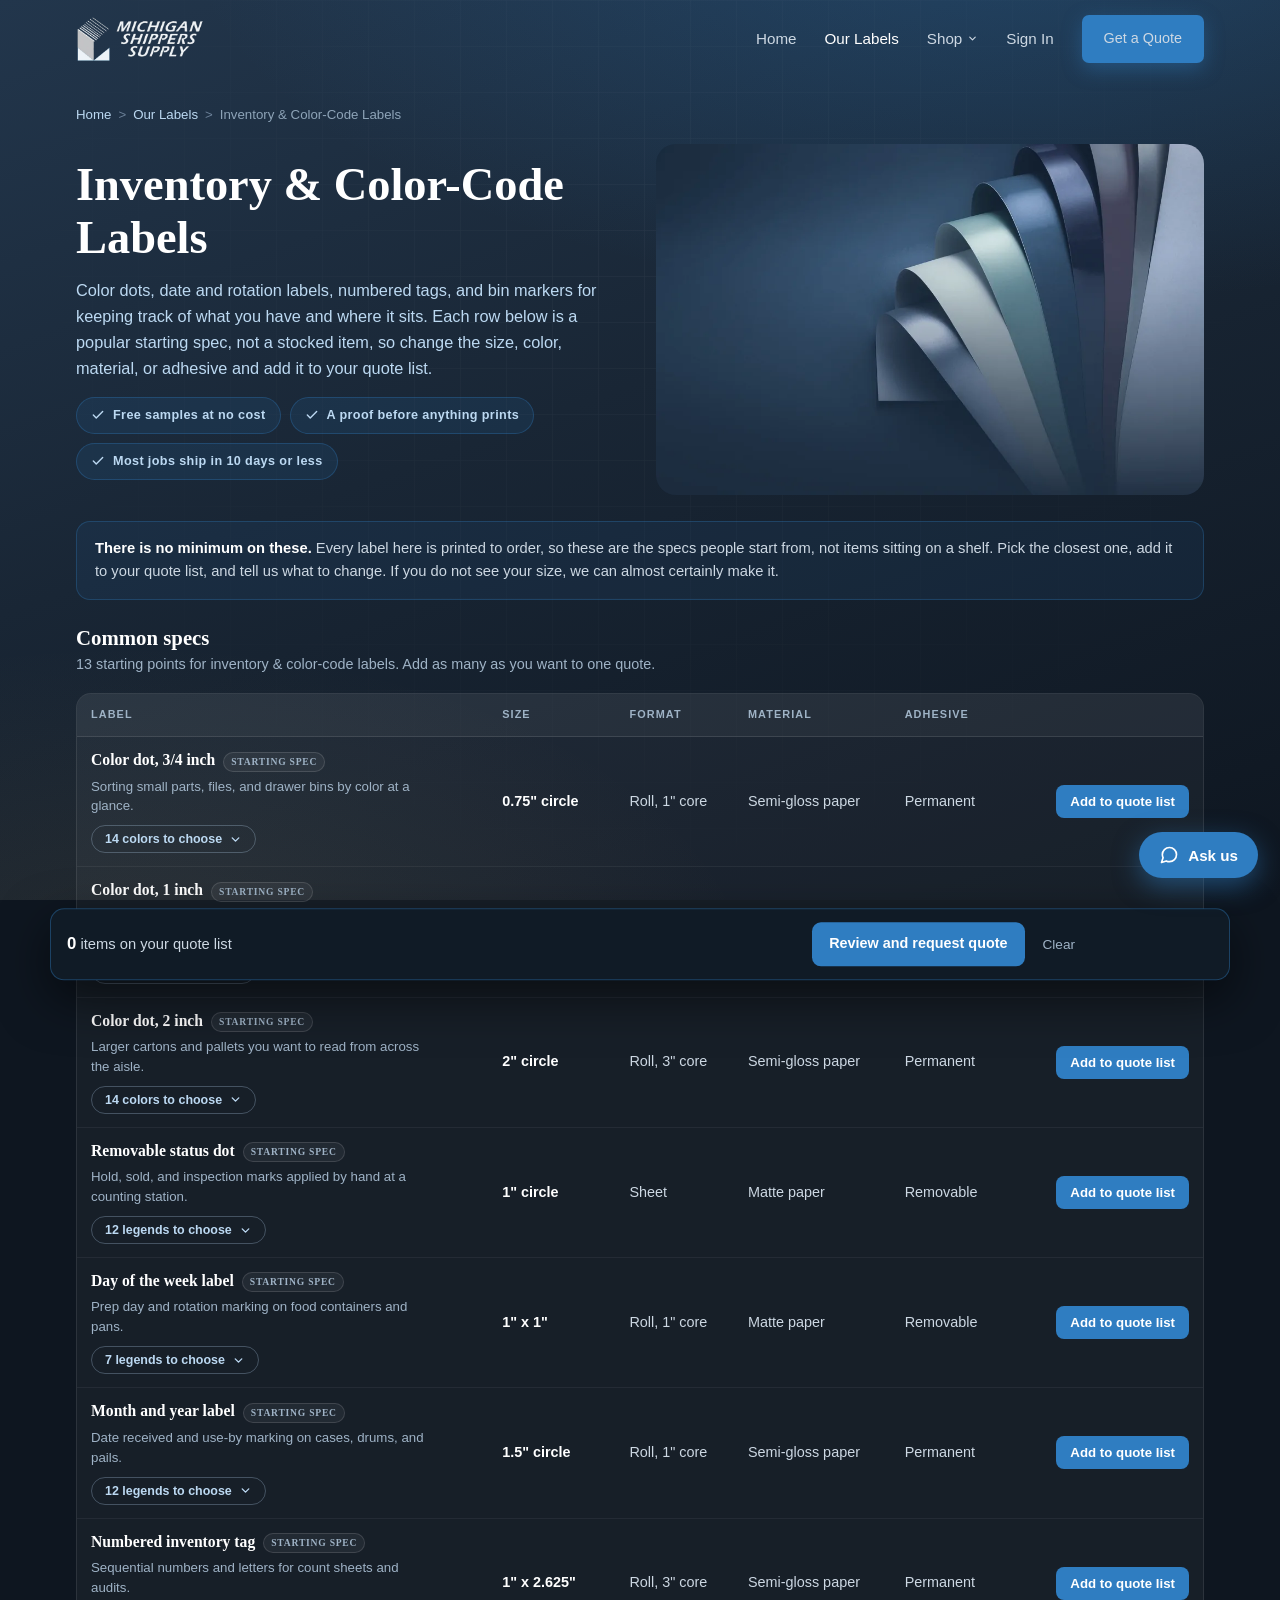
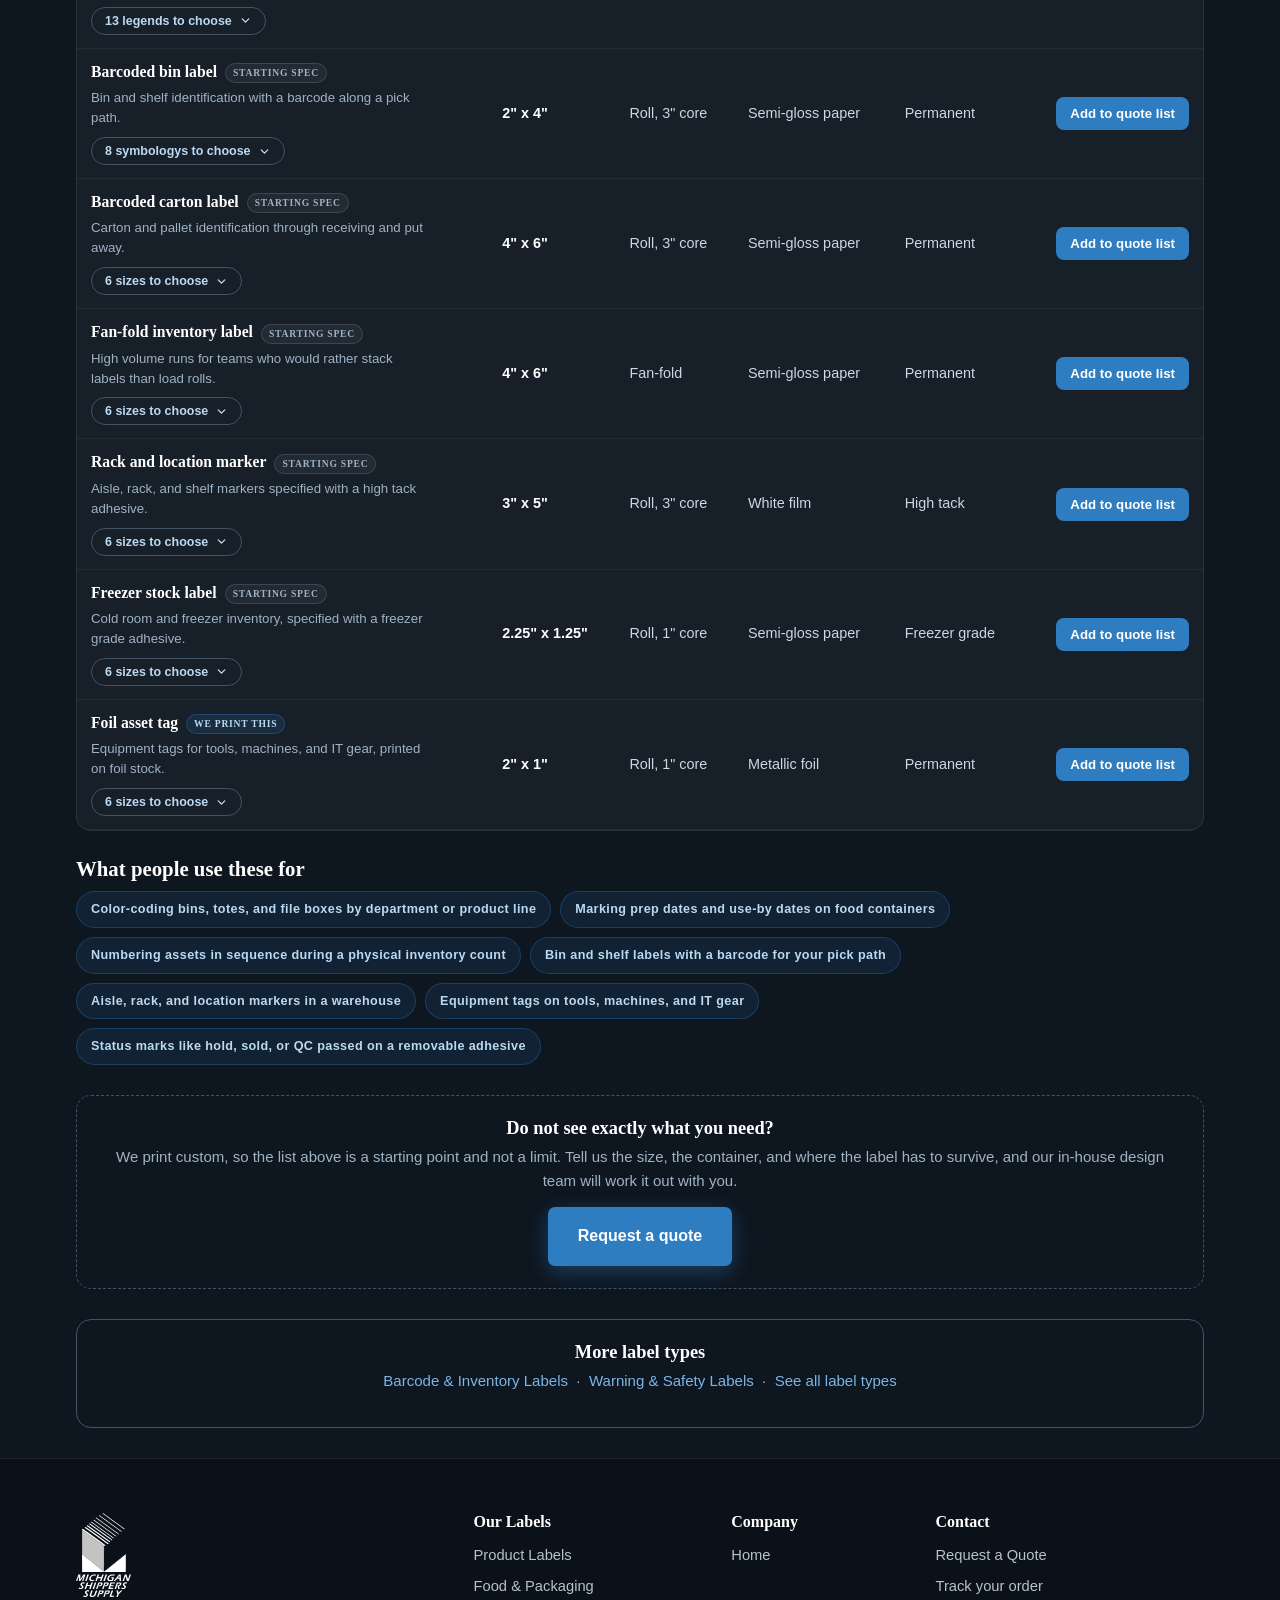
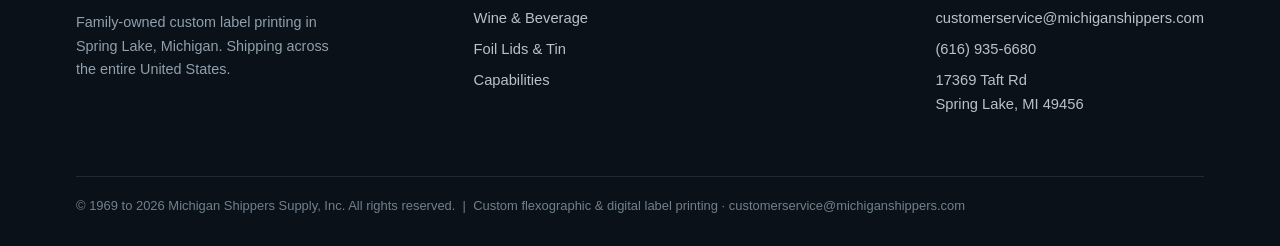
<file: labels-inventory-dots.html>
<!DOCTYPE html>
<html lang="en">
<head>
<meta charset="UTF-8" />
<meta name="viewport" content="width=device-width, initial-scale=1.0" />
<title>Inventory &amp; Color-Code Labels | Michigan Shippers Supply</title>
<meta name="description" content="Inventory &amp; Color-Code Labels from Michigan Shippers Supply, Spring Lake Michigan. 13 common starting specs in paper, film, and foil. Printed to order, most jobs ship in 10 days or less." />
<link rel="canonical" href="https://michiganshippers.com/labels-inventory-dots.html" />
<meta property="og:type" content="website" />
<meta property="og:site_name" content="Michigan Shippers Supply" />
<meta property="og:title" content="Inventory &amp; Color-Code Labels | Michigan Shippers Supply" />
<meta property="og:description" content="Inventory &amp; Color-Code Labels from Michigan Shippers Supply, Spring Lake Michigan. 13 common starting specs in paper, film, and foil. Printed to order, most jobs ship in 10 days or less." />
<meta property="og:url" content="https://michiganshippers.com/labels-inventory-dots.html" />
<meta property="og:image" content="https://michiganshippers.com/images/social-share.jpg" />
<meta property="og:image:width" content="1200" />
<meta property="og:image:height" content="628" />
<meta name="twitter:card" content="summary_large_image" />
<meta name="twitter:image" content="https://michiganshippers.com/images/social-share.jpg" />
<link rel="icon" type="image/png" sizes="128x128" href="images/favicon-128.png" />
<link rel="apple-touch-icon" href="images/favicon-128.png" />
<script>document.documentElement.className='js';</script>
<link rel="stylesheet" href="immersive.css?v=20260803" />
<link rel="stylesheet" href="labels-browse.css?v=20260803" />
<script type="speculationrules">
{"prerender":[{"where":{"and":[{"href_matches":"/*"},{"not":{"href_matches":"/*\\?*"}}]},"eagerness":"moderate"}]}
</script>
  <script defer src="https://site-stats-dartyforlife.vercel.app/script.js" data-website-id="b9dceac7-76d3-4a54-8c4f-c17c00554771"></script>
</head>
<body>

<div id="pre">
  <img src="images/logo-on-navy.webp?v=20260803" alt="Michigan Shippers Supply" onerror="this.src='images/logo-vertical-light.png'" />
  <div class="pre-bar"><i></i></div>
  <div class="pre-msg" id="preMsg">Warming up the press&hellip;</div>
</div>
<div class="world" aria-hidden="true"></div>

<header class="nav" id="nav">
  <div class="nav-inner">
    <a class="brand" href="index.html" aria-label="Michigan Shippers Supply home">
      <img src="images/logo-horizontal-light.webp?v=20260803" alt="Michigan Shippers Supply" onerror="this.src='images/logo-on-navy.webp?v=20260803'" />
    </a>
    <nav class="links">
      <a href="index.html">Home</a>
      <a class="active" href="labels.html">Our Labels</a>
      <details class="nav-shop">
        <summary>Shop<svg viewBox="0 0 24 24" fill="none" stroke="currentColor" stroke-width="2.5" stroke-linecap="round" stroke-linejoin="round"><polyline points="6 9 12 15 18 9"/></svg></summary>
        <div class="shop-menu">
          <a href="store.html#cat-printers">Printers &amp; Printheads</a>
          <a href="store.html#cat-ribbons">Thermal-Transfer Ribbons</a>
          <a href="store.html#cat-markers">Paint Markers &amp; Coding</a>
          <a href="store.html#cat-applicators">Rollers &amp; Applicators</a>
          <a href="store.html#cat-coatings">UV Varnish &amp; Coatings</a>
          <a href="store.html#cat-barcodes">Barcodes &amp; Scanning</a>
          <a href="store.html#cat-software">Label Software</a>
          <a href="store.html#cat-custom">Custom Orders &amp; Services</a>
          <a class="shop-all" href="store.html">Shop all supplies</a>
        </div>
      </details>
      <a class="nav-signin" href="account.html">Sign In</a>
      <a class="btn btn-primary" href="index.html#contact">Get a Quote</a>
    </nav>
    <button class="nav-toggle" aria-label="Menu" onclick="document.querySelector('nav.links').style.display='flex'">
      <svg width="28" height="28" viewBox="0 0 24 24" fill="none" stroke="#cdd8e3" stroke-width="2"><line x1="3" y1="6" x2="21" y2="6"/><line x1="3" y1="12" x2="21" y2="12"/><line x1="3" y1="18" x2="21" y2="18"/></svg>
    </button>
  </div>
</header>

<main>
  <nav class="crumbs" aria-label="Breadcrumb">
    <a href="index.html">Home</a><span>&gt;</span><a href="labels.html">Our Labels</a><span>&gt;</span>Inventory &amp; Color-Code Labels
  </nav>

  <section class="lt-hero">
    <div>
      <h1>Inventory &amp; Color-Code Labels</h1>
      <p class="lt-lead">Color dots, date and rotation labels, numbered tags, and bin markers for keeping track of what you have and where it sits. Each row below is a popular starting spec, not a stocked item, so change the size, color, material, or adhesive and add it to your quote list.</p>
      <ul class="lt-caps">
        <li><svg viewBox="0 0 24 24" fill="none" stroke="currentColor" stroke-width="2.4" stroke-linecap="round" stroke-linejoin="round"><polyline points="20 6 9 17 4 12"/></svg> Free samples at no cost</li>
        <li><svg viewBox="0 0 24 24" fill="none" stroke="currentColor" stroke-width="2.4" stroke-linecap="round" stroke-linejoin="round"><polyline points="20 6 9 17 4 12"/></svg> A proof before anything prints</li>
        <li><svg viewBox="0 0 24 24" fill="none" stroke="currentColor" stroke-width="2.4" stroke-linecap="round" stroke-linejoin="round"><polyline points="20 6 9 17 4 12"/></svg> Most jobs ship in 10 days or less</li>
      </ul>
    </div>
    <div class="lt-shot"><img src="images/labels-stock/colored-film-stock-tile.webp?v=20260803" alt="Inventory &amp; Color-Code Labels label stock" loading="eager" decoding="async" width="1000" height="640" /></div>
  </section>

  <div class="lt-note"><div>
    <b>There is no minimum on these.</b> Every label here is printed to order, so these are the specs people start from, not items sitting on a shelf.
    Pick the closest one, add it to your quote list, and tell us what to change. If you do not see your size, we can almost certainly make it.
  </div></div>

  <section class="lt-chart">
    <h2>Common specs</h2>
    <p class="lt-sub">13 starting points for inventory &amp; color-code labels. Add as many as you want to one quote.</p>
    <table class="lt-table">
      <thead><tr>
        <th>Label</th><th>Size</th><th>Format</th><th>Material</th><th>Adhesive</th><th></th>
      </tr></thead>
      <tbody>
        <tr>
          <td class="c-name">Color dot, 3/4 inch<span class="lt-flag s" title="A standard starting spec, change anything before we quote">Starting spec</span><div class="c-use">Sorting small parts, files, and drawer bins by color at a glance.</div><button class="lt-more" type="button" data-expand aria-expanded="false" aria-controls="sub-inventory-dots-0">
            14 colors to choose
            <span class="picked" data-picked hidden></span><svg class="chev" viewBox="0 0 24 24" fill="none" stroke="currentColor" stroke-width="2.6" stroke-linecap="round" stroke-linejoin="round"><polyline points="6 9 12 15 18 9"/></svg></button></td>
          <td class="c-size" data-l="Size">0.75&quot; circle</td>
          <td data-l="Format">Roll, 1&quot; core</td>
          <td data-l="Material">Semi-gloss paper</td>
          <td data-l="Adhesive">Permanent</td>
          <td class="c-act"><button class="qadd" type="button" data-add data-key="inventory-dots|Color dot, 3/4 inch||0.75&quot; circle|Semi-gloss paper"
            data-cat="inventory-dots" data-catname="Inventory &amp; Color-Code Labels" data-label="Color dot, 3/4 inch"
            data-size="0.75&quot; circle" data-format="Roll, 1&quot; core"
            data-material="Semi-gloss paper" data-adhesive="Permanent">Add to quote list</button></td>
        </tr>
        <tr class="lt-subrow" id="sub-inventory-dots-0" hidden>
          <td colspan="6">
            <div class="lt-subs">
              <p class="axis">Color, pick any</p>
              <div class="lt-chips">
            <button class="qsub" type="button" data-add data-key="inventory-dots|Color dot, 3/4 inch|Red|0.75&quot; circle|Semi-gloss paper"
              data-cat="inventory-dots" data-catname="Inventory &amp; Color-Code Labels" data-label="Color dot, 3/4 inch"
              data-sub="Red" data-subaxis="Color"
              data-size="0.75&quot; circle" data-format="Roll, 1&quot; core"
              data-material="Semi-gloss paper" data-adhesive="Permanent"
            >Red<span class="sd">Stops the eye, holds and rejects</span></button>
            <button class="qsub" type="button" data-add data-key="inventory-dots|Color dot, 3/4 inch|Orange|0.75&quot; circle|Semi-gloss paper"
              data-cat="inventory-dots" data-catname="Inventory &amp; Color-Code Labels" data-label="Color dot, 3/4 inch"
              data-sub="Orange" data-subaxis="Color"
              data-size="0.75&quot; circle" data-format="Roll, 1&quot; core"
              data-material="Semi-gloss paper" data-adhesive="Permanent"
            >Orange<span class="sd">Warm mid tone, easy to spot</span></button>
            <button class="qsub" type="button" data-add data-key="inventory-dots|Color dot, 3/4 inch|Yellow|0.75&quot; circle|Semi-gloss paper"
              data-cat="inventory-dots" data-catname="Inventory &amp; Color-Code Labels" data-label="Color dot, 3/4 inch"
              data-sub="Yellow" data-subaxis="Color"
              data-size="0.75&quot; circle" data-format="Roll, 1&quot; core"
              data-material="Semi-gloss paper" data-adhesive="Permanent"
            >Yellow<span class="sd">Brightest paper color under shop lighting</span></button>
            <button class="qsub" type="button" data-add data-key="inventory-dots|Color dot, 3/4 inch|Green|0.75&quot; circle|Semi-gloss paper"
              data-cat="inventory-dots" data-catname="Inventory &amp; Color-Code Labels" data-label="Color dot, 3/4 inch"
              data-sub="Green" data-subaxis="Color"
              data-size="0.75&quot; circle" data-format="Roll, 1&quot; core"
              data-material="Semi-gloss paper" data-adhesive="Permanent"
            >Green<span class="sd">Passed, released, or good to go</span></button>
            <button class="qsub" type="button" data-add data-key="inventory-dots|Color dot, 3/4 inch|Blue|0.75&quot; circle|Semi-gloss paper"
              data-cat="inventory-dots" data-catname="Inventory &amp; Color-Code Labels" data-label="Color dot, 3/4 inch"
              data-sub="Blue" data-subaxis="Color"
              data-size="0.75&quot; circle" data-format="Roll, 1&quot; core"
              data-material="Semi-gloss paper" data-adhesive="Permanent"
            >Blue<span class="sd">Cool tone that reads across aisles</span></button>
            <button class="qsub" type="button" data-add data-key="inventory-dots|Color dot, 3/4 inch|Purple|0.75&quot; circle|Semi-gloss paper"
              data-cat="inventory-dots" data-catname="Inventory &amp; Color-Code Labels" data-label="Color dot, 3/4 inch"
              data-sub="Purple" data-subaxis="Color"
              data-size="0.75&quot; circle" data-format="Roll, 1&quot; core"
              data-material="Semi-gloss paper" data-adhesive="Permanent"
            >Purple<span class="sd">Distinct from red and blue families</span></button>
            <button class="qsub" type="button" data-add data-key="inventory-dots|Color dot, 3/4 inch|Black|0.75&quot; circle|Semi-gloss paper"
              data-cat="inventory-dots" data-catname="Inventory &amp; Color-Code Labels" data-label="Color dot, 3/4 inch"
              data-sub="Black" data-subaxis="Color"
              data-size="0.75&quot; circle" data-format="Roll, 1&quot; core"
              data-material="Semi-gloss paper" data-adhesive="Permanent"
            >Black<span class="sd">Neutral mark for finished or closed</span></button>
            <button class="qsub" type="button" data-add data-key="inventory-dots|Color dot, 3/4 inch|White|0.75&quot; circle|Semi-gloss paper"
              data-cat="inventory-dots" data-catname="Inventory &amp; Color-Code Labels" data-label="Color dot, 3/4 inch"
              data-sub="White" data-subaxis="Color"
              data-size="0.75&quot; circle" data-format="Roll, 1&quot; core"
              data-material="Semi-gloss paper" data-adhesive="Permanent"
            >White<span class="sd">Blank dot for handwriting on site</span></button>
            <button class="qsub" type="button" data-add data-key="inventory-dots|Color dot, 3/4 inch|Brown|0.75&quot; circle|Semi-gloss paper"
              data-cat="inventory-dots" data-catname="Inventory &amp; Color-Code Labels" data-label="Color dot, 3/4 inch"
              data-sub="Brown" data-subaxis="Color"
              data-size="0.75&quot; circle" data-format="Roll, 1&quot; core"
              data-material="Semi-gloss paper" data-adhesive="Permanent"
            >Brown<span class="sd">Earth tone for low frequency codes</span></button>
            <button class="qsub" type="button" data-add data-key="inventory-dots|Color dot, 3/4 inch|Pink|0.75&quot; circle|Semi-gloss paper"
              data-cat="inventory-dots" data-catname="Inventory &amp; Color-Code Labels" data-label="Color dot, 3/4 inch"
              data-sub="Pink" data-subaxis="Color"
              data-size="0.75&quot; circle" data-format="Roll, 1&quot; core"
              data-material="Semi-gloss paper" data-adhesive="Permanent"
            >Pink<span class="sd">Softer than red, separates a category</span></button>
            <button class="qsub" type="button" data-add data-key="inventory-dots|Color dot, 3/4 inch|Fluorescent Red|0.75&quot; circle|Semi-gloss paper"
              data-cat="inventory-dots" data-catname="Inventory &amp; Color-Code Labels" data-label="Color dot, 3/4 inch"
              data-sub="Fluorescent Red" data-subaxis="Color"
              data-size="0.75&quot; circle" data-format="Roll, 1&quot; core"
              data-material="Semi-gloss paper" data-adhesive="Permanent"
            >Fluorescent Red<span class="sd">Glows under low warehouse light</span></button>
            <button class="qsub" type="button" data-add data-key="inventory-dots|Color dot, 3/4 inch|Fluorescent Orange|0.75&quot; circle|Semi-gloss paper"
              data-cat="inventory-dots" data-catname="Inventory &amp; Color-Code Labels" data-label="Color dot, 3/4 inch"
              data-sub="Fluorescent Orange" data-subaxis="Color"
              data-size="0.75&quot; circle" data-format="Roll, 1&quot; core"
              data-material="Semi-gloss paper" data-adhesive="Permanent"
            >Fluorescent Orange<span class="sd">Highest visibility for priority pulls</span></button>
            <button class="qsub" type="button" data-add data-key="inventory-dots|Color dot, 3/4 inch|Fluorescent Yellow|0.75&quot; circle|Semi-gloss paper"
              data-cat="inventory-dots" data-catname="Inventory &amp; Color-Code Labels" data-label="Color dot, 3/4 inch"
              data-sub="Fluorescent Yellow" data-subaxis="Color"
              data-size="0.75&quot; circle" data-format="Roll, 1&quot; core"
              data-material="Semi-gloss paper" data-adhesive="Permanent"
            >Fluorescent Yellow<span class="sd">Brightest option for dim storage areas</span></button>
            <button class="qsub" type="button" data-add data-key="inventory-dots|Color dot, 3/4 inch|Fluorescent Green|0.75&quot; circle|Semi-gloss paper"
              data-cat="inventory-dots" data-catname="Inventory &amp; Color-Code Labels" data-label="Color dot, 3/4 inch"
              data-sub="Fluorescent Green" data-subaxis="Color"
              data-size="0.75&quot; circle" data-format="Roll, 1&quot; core"
              data-material="Semi-gloss paper" data-adhesive="Permanent"
            >Fluorescent Green<span class="sd">Bright green that reads at distance</span></button>
              </div>
            </div>
          </td>
        </tr>
        <tr>
          <td class="c-name">Color dot, 1 inch<span class="lt-flag s" title="A standard starting spec, change anything before we quote">Starting spec</span><div class="c-use">The everyday color-code dot for totes, folders, and cartons.</div><button class="lt-more" type="button" data-expand aria-expanded="false" aria-controls="sub-inventory-dots-1">
            14 colors to choose
            <span class="picked" data-picked hidden></span><svg class="chev" viewBox="0 0 24 24" fill="none" stroke="currentColor" stroke-width="2.6" stroke-linecap="round" stroke-linejoin="round"><polyline points="6 9 12 15 18 9"/></svg></button></td>
          <td class="c-size" data-l="Size">1&quot; circle</td>
          <td data-l="Format">Roll, 1&quot; core</td>
          <td data-l="Material">Semi-gloss paper</td>
          <td data-l="Adhesive">Permanent</td>
          <td class="c-act"><button class="qadd" type="button" data-add data-key="inventory-dots|Color dot, 1 inch||1&quot; circle|Semi-gloss paper"
            data-cat="inventory-dots" data-catname="Inventory &amp; Color-Code Labels" data-label="Color dot, 1 inch"
            data-size="1&quot; circle" data-format="Roll, 1&quot; core"
            data-material="Semi-gloss paper" data-adhesive="Permanent">Add to quote list</button></td>
        </tr>
        <tr class="lt-subrow" id="sub-inventory-dots-1" hidden>
          <td colspan="6">
            <div class="lt-subs">
              <p class="axis">Color, pick any</p>
              <div class="lt-chips">
            <button class="qsub" type="button" data-add data-key="inventory-dots|Color dot, 1 inch|Red|1&quot; circle|Semi-gloss paper"
              data-cat="inventory-dots" data-catname="Inventory &amp; Color-Code Labels" data-label="Color dot, 1 inch"
              data-sub="Red" data-subaxis="Color"
              data-size="1&quot; circle" data-format="Roll, 1&quot; core"
              data-material="Semi-gloss paper" data-adhesive="Permanent"
            >Red<span class="sd">Everyday hold and reject color code</span></button>
            <button class="qsub" type="button" data-add data-key="inventory-dots|Color dot, 1 inch|Orange|1&quot; circle|Semi-gloss paper"
              data-cat="inventory-dots" data-catname="Inventory &amp; Color-Code Labels" data-label="Color dot, 1 inch"
              data-sub="Orange" data-subaxis="Color"
              data-size="1&quot; circle" data-format="Roll, 1&quot; core"
              data-material="Semi-gloss paper" data-adhesive="Permanent"
            >Orange<span class="sd">Warm mid tone, easy to spot</span></button>
            <button class="qsub" type="button" data-add data-key="inventory-dots|Color dot, 1 inch|Yellow|1&quot; circle|Semi-gloss paper"
              data-cat="inventory-dots" data-catname="Inventory &amp; Color-Code Labels" data-label="Color dot, 1 inch"
              data-sub="Yellow" data-subaxis="Color"
              data-size="1&quot; circle" data-format="Roll, 1&quot; core"
              data-material="Semi-gloss paper" data-adhesive="Permanent"
            >Yellow<span class="sd">Brightest paper color under shop lighting</span></button>
            <button class="qsub" type="button" data-add data-key="inventory-dots|Color dot, 1 inch|Green|1&quot; circle|Semi-gloss paper"
              data-cat="inventory-dots" data-catname="Inventory &amp; Color-Code Labels" data-label="Color dot, 1 inch"
              data-sub="Green" data-subaxis="Color"
              data-size="1&quot; circle" data-format="Roll, 1&quot; core"
              data-material="Semi-gloss paper" data-adhesive="Permanent"
            >Green<span class="sd">Passed, released, or good to go</span></button>
            <button class="qsub" type="button" data-add data-key="inventory-dots|Color dot, 1 inch|Blue|1&quot; circle|Semi-gloss paper"
              data-cat="inventory-dots" data-catname="Inventory &amp; Color-Code Labels" data-label="Color dot, 1 inch"
              data-sub="Blue" data-subaxis="Color"
              data-size="1&quot; circle" data-format="Roll, 1&quot; core"
              data-material="Semi-gloss paper" data-adhesive="Permanent"
            >Blue<span class="sd">Cool tone that reads across aisles</span></button>
            <button class="qsub" type="button" data-add data-key="inventory-dots|Color dot, 1 inch|Purple|1&quot; circle|Semi-gloss paper"
              data-cat="inventory-dots" data-catname="Inventory &amp; Color-Code Labels" data-label="Color dot, 1 inch"
              data-sub="Purple" data-subaxis="Color"
              data-size="1&quot; circle" data-format="Roll, 1&quot; core"
              data-material="Semi-gloss paper" data-adhesive="Permanent"
            >Purple<span class="sd">Distinct from red and blue families</span></button>
            <button class="qsub" type="button" data-add data-key="inventory-dots|Color dot, 1 inch|Black|1&quot; circle|Semi-gloss paper"
              data-cat="inventory-dots" data-catname="Inventory &amp; Color-Code Labels" data-label="Color dot, 1 inch"
              data-sub="Black" data-subaxis="Color"
              data-size="1&quot; circle" data-format="Roll, 1&quot; core"
              data-material="Semi-gloss paper" data-adhesive="Permanent"
            >Black<span class="sd">Neutral mark for finished or closed</span></button>
            <button class="qsub" type="button" data-add data-key="inventory-dots|Color dot, 1 inch|White|1&quot; circle|Semi-gloss paper"
              data-cat="inventory-dots" data-catname="Inventory &amp; Color-Code Labels" data-label="Color dot, 1 inch"
              data-sub="White" data-subaxis="Color"
              data-size="1&quot; circle" data-format="Roll, 1&quot; core"
              data-material="Semi-gloss paper" data-adhesive="Permanent"
            >White<span class="sd">Blank dot for handwriting on site</span></button>
            <button class="qsub" type="button" data-add data-key="inventory-dots|Color dot, 1 inch|Brown|1&quot; circle|Semi-gloss paper"
              data-cat="inventory-dots" data-catname="Inventory &amp; Color-Code Labels" data-label="Color dot, 1 inch"
              data-sub="Brown" data-subaxis="Color"
              data-size="1&quot; circle" data-format="Roll, 1&quot; core"
              data-material="Semi-gloss paper" data-adhesive="Permanent"
            >Brown<span class="sd">Earth tone for low frequency codes</span></button>
            <button class="qsub" type="button" data-add data-key="inventory-dots|Color dot, 1 inch|Pink|1&quot; circle|Semi-gloss paper"
              data-cat="inventory-dots" data-catname="Inventory &amp; Color-Code Labels" data-label="Color dot, 1 inch"
              data-sub="Pink" data-subaxis="Color"
              data-size="1&quot; circle" data-format="Roll, 1&quot; core"
              data-material="Semi-gloss paper" data-adhesive="Permanent"
            >Pink<span class="sd">Softer than red, separates a category</span></button>
            <button class="qsub" type="button" data-add data-key="inventory-dots|Color dot, 1 inch|Fluorescent Red|1&quot; circle|Semi-gloss paper"
              data-cat="inventory-dots" data-catname="Inventory &amp; Color-Code Labels" data-label="Color dot, 1 inch"
              data-sub="Fluorescent Red" data-subaxis="Color"
              data-size="1&quot; circle" data-format="Roll, 1&quot; core"
              data-material="Semi-gloss paper" data-adhesive="Permanent"
            >Fluorescent Red<span class="sd">Glows under low warehouse light</span></button>
            <button class="qsub" type="button" data-add data-key="inventory-dots|Color dot, 1 inch|Fluorescent Orange|1&quot; circle|Semi-gloss paper"
              data-cat="inventory-dots" data-catname="Inventory &amp; Color-Code Labels" data-label="Color dot, 1 inch"
              data-sub="Fluorescent Orange" data-subaxis="Color"
              data-size="1&quot; circle" data-format="Roll, 1&quot; core"
              data-material="Semi-gloss paper" data-adhesive="Permanent"
            >Fluorescent Orange<span class="sd">Highest visibility for priority pulls</span></button>
            <button class="qsub" type="button" data-add data-key="inventory-dots|Color dot, 1 inch|Fluorescent Yellow|1&quot; circle|Semi-gloss paper"
              data-cat="inventory-dots" data-catname="Inventory &amp; Color-Code Labels" data-label="Color dot, 1 inch"
              data-sub="Fluorescent Yellow" data-subaxis="Color"
              data-size="1&quot; circle" data-format="Roll, 1&quot; core"
              data-material="Semi-gloss paper" data-adhesive="Permanent"
            >Fluorescent Yellow<span class="sd">Brightest option for dim storage areas</span></button>
            <button class="qsub" type="button" data-add data-key="inventory-dots|Color dot, 1 inch|Fluorescent Green|1&quot; circle|Semi-gloss paper"
              data-cat="inventory-dots" data-catname="Inventory &amp; Color-Code Labels" data-label="Color dot, 1 inch"
              data-sub="Fluorescent Green" data-subaxis="Color"
              data-size="1&quot; circle" data-format="Roll, 1&quot; core"
              data-material="Semi-gloss paper" data-adhesive="Permanent"
            >Fluorescent Green<span class="sd">Bright green that reads at distance</span></button>
              </div>
            </div>
          </td>
        </tr>
        <tr>
          <td class="c-name">Color dot, 2 inch<span class="lt-flag s" title="A standard starting spec, change anything before we quote">Starting spec</span><div class="c-use">Larger cartons and pallets you want to read from across the aisle.</div><button class="lt-more" type="button" data-expand aria-expanded="false" aria-controls="sub-inventory-dots-2">
            14 colors to choose
            <span class="picked" data-picked hidden></span><svg class="chev" viewBox="0 0 24 24" fill="none" stroke="currentColor" stroke-width="2.6" stroke-linecap="round" stroke-linejoin="round"><polyline points="6 9 12 15 18 9"/></svg></button></td>
          <td class="c-size" data-l="Size">2&quot; circle</td>
          <td data-l="Format">Roll, 3&quot; core</td>
          <td data-l="Material">Semi-gloss paper</td>
          <td data-l="Adhesive">Permanent</td>
          <td class="c-act"><button class="qadd" type="button" data-add data-key="inventory-dots|Color dot, 2 inch||2&quot; circle|Semi-gloss paper"
            data-cat="inventory-dots" data-catname="Inventory &amp; Color-Code Labels" data-label="Color dot, 2 inch"
            data-size="2&quot; circle" data-format="Roll, 3&quot; core"
            data-material="Semi-gloss paper" data-adhesive="Permanent">Add to quote list</button></td>
        </tr>
        <tr class="lt-subrow" id="sub-inventory-dots-2" hidden>
          <td colspan="6">
            <div class="lt-subs">
              <p class="axis">Color, pick any</p>
              <div class="lt-chips">
            <button class="qsub" type="button" data-add data-key="inventory-dots|Color dot, 2 inch|Red|2&quot; circle|Semi-gloss paper"
              data-cat="inventory-dots" data-catname="Inventory &amp; Color-Code Labels" data-label="Color dot, 2 inch"
              data-sub="Red" data-subaxis="Color"
              data-size="2&quot; circle" data-format="Roll, 3&quot; core"
              data-material="Semi-gloss paper" data-adhesive="Permanent"
            >Red<span class="sd">Reads as a stop from distance</span></button>
            <button class="qsub" type="button" data-add data-key="inventory-dots|Color dot, 2 inch|Orange|2&quot; circle|Semi-gloss paper"
              data-cat="inventory-dots" data-catname="Inventory &amp; Color-Code Labels" data-label="Color dot, 2 inch"
              data-sub="Orange" data-subaxis="Color"
              data-size="2&quot; circle" data-format="Roll, 3&quot; core"
              data-material="Semi-gloss paper" data-adhesive="Permanent"
            >Orange<span class="sd">Warm mid tone, easy to spot</span></button>
            <button class="qsub" type="button" data-add data-key="inventory-dots|Color dot, 2 inch|Yellow|2&quot; circle|Semi-gloss paper"
              data-cat="inventory-dots" data-catname="Inventory &amp; Color-Code Labels" data-label="Color dot, 2 inch"
              data-sub="Yellow" data-subaxis="Color"
              data-size="2&quot; circle" data-format="Roll, 3&quot; core"
              data-material="Semi-gloss paper" data-adhesive="Permanent"
            >Yellow<span class="sd">Brightest paper color under shop lighting</span></button>
            <button class="qsub" type="button" data-add data-key="inventory-dots|Color dot, 2 inch|Green|2&quot; circle|Semi-gloss paper"
              data-cat="inventory-dots" data-catname="Inventory &amp; Color-Code Labels" data-label="Color dot, 2 inch"
              data-sub="Green" data-subaxis="Color"
              data-size="2&quot; circle" data-format="Roll, 3&quot; core"
              data-material="Semi-gloss paper" data-adhesive="Permanent"
            >Green<span class="sd">Passed, released, or good to go</span></button>
            <button class="qsub" type="button" data-add data-key="inventory-dots|Color dot, 2 inch|Blue|2&quot; circle|Semi-gloss paper"
              data-cat="inventory-dots" data-catname="Inventory &amp; Color-Code Labels" data-label="Color dot, 2 inch"
              data-sub="Blue" data-subaxis="Color"
              data-size="2&quot; circle" data-format="Roll, 3&quot; core"
              data-material="Semi-gloss paper" data-adhesive="Permanent"
            >Blue<span class="sd">Cool tone that reads across aisles</span></button>
            <button class="qsub" type="button" data-add data-key="inventory-dots|Color dot, 2 inch|Purple|2&quot; circle|Semi-gloss paper"
              data-cat="inventory-dots" data-catname="Inventory &amp; Color-Code Labels" data-label="Color dot, 2 inch"
              data-sub="Purple" data-subaxis="Color"
              data-size="2&quot; circle" data-format="Roll, 3&quot; core"
              data-material="Semi-gloss paper" data-adhesive="Permanent"
            >Purple<span class="sd">Distinct from red and blue families</span></button>
            <button class="qsub" type="button" data-add data-key="inventory-dots|Color dot, 2 inch|Black|2&quot; circle|Semi-gloss paper"
              data-cat="inventory-dots" data-catname="Inventory &amp; Color-Code Labels" data-label="Color dot, 2 inch"
              data-sub="Black" data-subaxis="Color"
              data-size="2&quot; circle" data-format="Roll, 3&quot; core"
              data-material="Semi-gloss paper" data-adhesive="Permanent"
            >Black<span class="sd">Neutral mark for finished or closed</span></button>
            <button class="qsub" type="button" data-add data-key="inventory-dots|Color dot, 2 inch|White|2&quot; circle|Semi-gloss paper"
              data-cat="inventory-dots" data-catname="Inventory &amp; Color-Code Labels" data-label="Color dot, 2 inch"
              data-sub="White" data-subaxis="Color"
              data-size="2&quot; circle" data-format="Roll, 3&quot; core"
              data-material="Semi-gloss paper" data-adhesive="Permanent"
            >White<span class="sd">Blank dot for handwriting on site</span></button>
            <button class="qsub" type="button" data-add data-key="inventory-dots|Color dot, 2 inch|Brown|2&quot; circle|Semi-gloss paper"
              data-cat="inventory-dots" data-catname="Inventory &amp; Color-Code Labels" data-label="Color dot, 2 inch"
              data-sub="Brown" data-subaxis="Color"
              data-size="2&quot; circle" data-format="Roll, 3&quot; core"
              data-material="Semi-gloss paper" data-adhesive="Permanent"
            >Brown<span class="sd">Earth tone for low frequency codes</span></button>
            <button class="qsub" type="button" data-add data-key="inventory-dots|Color dot, 2 inch|Pink|2&quot; circle|Semi-gloss paper"
              data-cat="inventory-dots" data-catname="Inventory &amp; Color-Code Labels" data-label="Color dot, 2 inch"
              data-sub="Pink" data-subaxis="Color"
              data-size="2&quot; circle" data-format="Roll, 3&quot; core"
              data-material="Semi-gloss paper" data-adhesive="Permanent"
            >Pink<span class="sd">Softer than red, separates a category</span></button>
            <button class="qsub" type="button" data-add data-key="inventory-dots|Color dot, 2 inch|Fluorescent Red|2&quot; circle|Semi-gloss paper"
              data-cat="inventory-dots" data-catname="Inventory &amp; Color-Code Labels" data-label="Color dot, 2 inch"
              data-sub="Fluorescent Red" data-subaxis="Color"
              data-size="2&quot; circle" data-format="Roll, 3&quot; core"
              data-material="Semi-gloss paper" data-adhesive="Permanent"
            >Fluorescent Red<span class="sd">Glows under low warehouse light</span></button>
            <button class="qsub" type="button" data-add data-key="inventory-dots|Color dot, 2 inch|Fluorescent Orange|2&quot; circle|Semi-gloss paper"
              data-cat="inventory-dots" data-catname="Inventory &amp; Color-Code Labels" data-label="Color dot, 2 inch"
              data-sub="Fluorescent Orange" data-subaxis="Color"
              data-size="2&quot; circle" data-format="Roll, 3&quot; core"
              data-material="Semi-gloss paper" data-adhesive="Permanent"
            >Fluorescent Orange<span class="sd">Highest visibility for priority pulls</span></button>
            <button class="qsub" type="button" data-add data-key="inventory-dots|Color dot, 2 inch|Fluorescent Yellow|2&quot; circle|Semi-gloss paper"
              data-cat="inventory-dots" data-catname="Inventory &amp; Color-Code Labels" data-label="Color dot, 2 inch"
              data-sub="Fluorescent Yellow" data-subaxis="Color"
              data-size="2&quot; circle" data-format="Roll, 3&quot; core"
              data-material="Semi-gloss paper" data-adhesive="Permanent"
            >Fluorescent Yellow<span class="sd">Brightest option for dim storage areas</span></button>
            <button class="qsub" type="button" data-add data-key="inventory-dots|Color dot, 2 inch|Fluorescent Green|2&quot; circle|Semi-gloss paper"
              data-cat="inventory-dots" data-catname="Inventory &amp; Color-Code Labels" data-label="Color dot, 2 inch"
              data-sub="Fluorescent Green" data-subaxis="Color"
              data-size="2&quot; circle" data-format="Roll, 3&quot; core"
              data-material="Semi-gloss paper" data-adhesive="Permanent"
            >Fluorescent Green<span class="sd">Bright green that reads at distance</span></button>
              </div>
            </div>
          </td>
        </tr>
        <tr>
          <td class="c-name">Removable status dot<span class="lt-flag s" title="A standard starting spec, change anything before we quote">Starting spec</span><div class="c-use">Hold, sold, and inspection marks applied by hand at a counting station.</div><button class="lt-more" type="button" data-expand aria-expanded="false" aria-controls="sub-inventory-dots-3">
            12 legends to choose
            <span class="picked" data-picked hidden></span><svg class="chev" viewBox="0 0 24 24" fill="none" stroke="currentColor" stroke-width="2.6" stroke-linecap="round" stroke-linejoin="round"><polyline points="6 9 12 15 18 9"/></svg></button></td>
          <td class="c-size" data-l="Size">1&quot; circle</td>
          <td data-l="Format">Sheet</td>
          <td data-l="Material">Matte paper</td>
          <td data-l="Adhesive">Removable</td>
          <td class="c-act"><button class="qadd" type="button" data-add data-key="inventory-dots|Removable status dot||1&quot; circle|Matte paper"
            data-cat="inventory-dots" data-catname="Inventory &amp; Color-Code Labels" data-label="Removable status dot"
            data-size="1&quot; circle" data-format="Sheet"
            data-material="Matte paper" data-adhesive="Removable">Add to quote list</button></td>
        </tr>
        <tr class="lt-subrow" id="sub-inventory-dots-3" hidden>
          <td colspan="6">
            <div class="lt-subs">
              <p class="axis">Legend, pick any</p>
              <div class="lt-chips">
            <button class="qsub" type="button" data-add data-key="inventory-dots|Removable status dot|HOLD|1&quot; circle|Matte paper"
              data-cat="inventory-dots" data-catname="Inventory &amp; Color-Code Labels" data-label="Removable status dot"
              data-sub="HOLD" data-subaxis="Legend"
              data-size="1&quot; circle" data-format="Sheet"
              data-material="Matte paper" data-adhesive="Removable"
            >HOLD<span class="sd">Stops stock from moving out</span></button>
            <button class="qsub" type="button" data-add data-key="inventory-dots|Removable status dot|SOLD|1&quot; circle|Matte paper"
              data-cat="inventory-dots" data-catname="Inventory &amp; Color-Code Labels" data-label="Removable status dot"
              data-sub="SOLD" data-subaxis="Legend"
              data-size="1&quot; circle" data-format="Sheet"
              data-material="Matte paper" data-adhesive="Removable"
            >SOLD<span class="sd">Marks stock already committed to order</span></button>
            <button class="qsub" type="button" data-add data-key="inventory-dots|Removable status dot|QC PASSED|1&quot; circle|Matte paper"
              data-cat="inventory-dots" data-catname="Inventory &amp; Color-Code Labels" data-label="Removable status dot"
              data-sub="QC PASSED" data-subaxis="Legend"
              data-size="1&quot; circle" data-format="Sheet"
              data-material="Matte paper" data-adhesive="Removable"
            >QC PASSED<span class="sd">Cleared by the quality check</span></button>
            <button class="qsub" type="button" data-add data-key="inventory-dots|Removable status dot|INSPECTED|1&quot; circle|Matte paper"
              data-cat="inventory-dots" data-catname="Inventory &amp; Color-Code Labels" data-label="Removable status dot"
              data-sub="INSPECTED" data-subaxis="Legend"
              data-size="1&quot; circle" data-format="Sheet"
              data-material="Matte paper" data-adhesive="Removable"
            >INSPECTED<span class="sd">Checked and logged during a count</span></button>
            <button class="qsub" type="button" data-add data-key="inventory-dots|Removable status dot|REJECTED|1&quot; circle|Matte paper"
              data-cat="inventory-dots" data-catname="Inventory &amp; Color-Code Labels" data-label="Removable status dot"
              data-sub="REJECTED" data-subaxis="Legend"
              data-size="1&quot; circle" data-format="Sheet"
              data-material="Matte paper" data-adhesive="Removable"
            >REJECTED<span class="sd">Failed check, pull from good stock</span></button>
            <button class="qsub" type="button" data-add data-key="inventory-dots|Removable status dot|QUARANTINE|1&quot; circle|Matte paper"
              data-cat="inventory-dots" data-catname="Inventory &amp; Color-Code Labels" data-label="Removable status dot"
              data-sub="QUARANTINE" data-subaxis="Legend"
              data-size="1&quot; circle" data-format="Sheet"
              data-material="Matte paper" data-adhesive="Removable"
            >QUARANTINE<span class="sd">Isolated until a decision is made</span></button>
            <button class="qsub" type="button" data-add data-key="inventory-dots|Removable status dot|RECEIVED|1&quot; circle|Matte paper"
              data-cat="inventory-dots" data-catname="Inventory &amp; Color-Code Labels" data-label="Removable status dot"
              data-sub="RECEIVED" data-subaxis="Legend"
              data-size="1&quot; circle" data-format="Sheet"
              data-material="Matte paper" data-adhesive="Removable"
            >RECEIVED<span class="sd">Logged in at the dock</span></button>
            <button class="qsub" type="button" data-add data-key="inventory-dots|Removable status dot|COUNTED|1&quot; circle|Matte paper"
              data-cat="inventory-dots" data-catname="Inventory &amp; Color-Code Labels" data-label="Removable status dot"
              data-sub="COUNTED" data-subaxis="Legend"
              data-size="1&quot; circle" data-format="Sheet"
              data-material="Matte paper" data-adhesive="Removable"
            >COUNTED<span class="sd">Already tallied on the count sheet</span></button>
            <button class="qsub" type="button" data-add data-key="inventory-dots|Removable status dot|DO NOT USE|1&quot; circle|Matte paper"
              data-cat="inventory-dots" data-catname="Inventory &amp; Color-Code Labels" data-label="Removable status dot"
              data-sub="DO NOT USE" data-subaxis="Legend"
              data-size="1&quot; circle" data-format="Sheet"
              data-material="Matte paper" data-adhesive="Removable"
            >DO NOT USE<span class="sd">Keeps material out of production</span></button>
            <button class="qsub" type="button" data-add data-key="inventory-dots|Removable status dot|SAMPLE|1&quot; circle|Matte paper"
              data-cat="inventory-dots" data-catname="Inventory &amp; Color-Code Labels" data-label="Removable status dot"
              data-sub="SAMPLE" data-subaxis="Legend"
              data-size="1&quot; circle" data-format="Sheet"
              data-material="Matte paper" data-adhesive="Removable"
            >SAMPLE<span class="sd">Set aside for testing or approval</span></button>
            <button class="qsub" type="button" data-add data-key="inventory-dots|Removable status dot|RETURN|1&quot; circle|Matte paper"
              data-cat="inventory-dots" data-catname="Inventory &amp; Color-Code Labels" data-label="Removable status dot"
              data-sub="RETURN" data-subaxis="Legend"
              data-size="1&quot; circle" data-format="Sheet"
              data-material="Matte paper" data-adhesive="Removable"
            >RETURN<span class="sd">Going back to the supplier</span></button>
            <button class="qsub" type="button" data-add data-key="inventory-dots|Removable status dot|RUSH|1&quot; circle|Matte paper"
              data-cat="inventory-dots" data-catname="Inventory &amp; Color-Code Labels" data-label="Removable status dot"
              data-sub="RUSH" data-subaxis="Legend"
              data-size="1&quot; circle" data-format="Sheet"
              data-material="Matte paper" data-adhesive="Removable"
            >RUSH<span class="sd">Moves ahead of the normal queue</span></button>
              </div>
            </div>
          </td>
        </tr>
        <tr>
          <td class="c-name">Day of the week label<span class="lt-flag s" title="A standard starting spec, change anything before we quote">Starting spec</span><div class="c-use">Prep day and rotation marking on food containers and pans.</div><button class="lt-more" type="button" data-expand aria-expanded="false" aria-controls="sub-inventory-dots-4">
            7 legends to choose
            <span class="picked" data-picked hidden></span><svg class="chev" viewBox="0 0 24 24" fill="none" stroke="currentColor" stroke-width="2.6" stroke-linecap="round" stroke-linejoin="round"><polyline points="6 9 12 15 18 9"/></svg></button></td>
          <td class="c-size" data-l="Size">1&quot; x 1&quot;</td>
          <td data-l="Format">Roll, 1&quot; core</td>
          <td data-l="Material">Matte paper</td>
          <td data-l="Adhesive">Removable</td>
          <td class="c-act"><button class="qadd" type="button" data-add data-key="inventory-dots|Day of the week label||1&quot; x 1&quot;|Matte paper"
            data-cat="inventory-dots" data-catname="Inventory &amp; Color-Code Labels" data-label="Day of the week label"
            data-size="1&quot; x 1&quot;" data-format="Roll, 1&quot; core"
            data-material="Matte paper" data-adhesive="Removable">Add to quote list</button></td>
        </tr>
        <tr class="lt-subrow" id="sub-inventory-dots-4" hidden>
          <td colspan="6">
            <div class="lt-subs">
              <p class="axis">Legend, pick any</p>
              <div class="lt-chips">
            <button class="qsub" type="button" data-add data-key="inventory-dots|Day of the week label|MONDAY|1&quot; x 1&quot;|Matte paper"
              data-cat="inventory-dots" data-catname="Inventory &amp; Color-Code Labels" data-label="Day of the week label"
              data-sub="MONDAY" data-subaxis="Legend"
              data-size="1&quot; x 1&quot;" data-format="Roll, 1&quot; core"
              data-material="Matte paper" data-adhesive="Removable"
            >MONDAY<span class="sd">Prep day marking for Monday</span></button>
            <button class="qsub" type="button" data-add data-key="inventory-dots|Day of the week label|TUESDAY|1&quot; x 1&quot;|Matte paper"
              data-cat="inventory-dots" data-catname="Inventory &amp; Color-Code Labels" data-label="Day of the week label"
              data-sub="TUESDAY" data-subaxis="Legend"
              data-size="1&quot; x 1&quot;" data-format="Roll, 1&quot; core"
              data-material="Matte paper" data-adhesive="Removable"
            >TUESDAY<span class="sd">Prep day marking for Tuesday</span></button>
            <button class="qsub" type="button" data-add data-key="inventory-dots|Day of the week label|WEDNESDAY|1&quot; x 1&quot;|Matte paper"
              data-cat="inventory-dots" data-catname="Inventory &amp; Color-Code Labels" data-label="Day of the week label"
              data-sub="WEDNESDAY" data-subaxis="Legend"
              data-size="1&quot; x 1&quot;" data-format="Roll, 1&quot; core"
              data-material="Matte paper" data-adhesive="Removable"
            >WEDNESDAY<span class="sd">Prep day marking for Wednesday</span></button>
            <button class="qsub" type="button" data-add data-key="inventory-dots|Day of the week label|THURSDAY|1&quot; x 1&quot;|Matte paper"
              data-cat="inventory-dots" data-catname="Inventory &amp; Color-Code Labels" data-label="Day of the week label"
              data-sub="THURSDAY" data-subaxis="Legend"
              data-size="1&quot; x 1&quot;" data-format="Roll, 1&quot; core"
              data-material="Matte paper" data-adhesive="Removable"
            >THURSDAY<span class="sd">Prep day marking for Thursday</span></button>
            <button class="qsub" type="button" data-add data-key="inventory-dots|Day of the week label|FRIDAY|1&quot; x 1&quot;|Matte paper"
              data-cat="inventory-dots" data-catname="Inventory &amp; Color-Code Labels" data-label="Day of the week label"
              data-sub="FRIDAY" data-subaxis="Legend"
              data-size="1&quot; x 1&quot;" data-format="Roll, 1&quot; core"
              data-material="Matte paper" data-adhesive="Removable"
            >FRIDAY<span class="sd">Prep day marking for Friday</span></button>
            <button class="qsub" type="button" data-add data-key="inventory-dots|Day of the week label|SATURDAY|1&quot; x 1&quot;|Matte paper"
              data-cat="inventory-dots" data-catname="Inventory &amp; Color-Code Labels" data-label="Day of the week label"
              data-sub="SATURDAY" data-subaxis="Legend"
              data-size="1&quot; x 1&quot;" data-format="Roll, 1&quot; core"
              data-material="Matte paper" data-adhesive="Removable"
            >SATURDAY<span class="sd">Prep day marking for Saturday</span></button>
            <button class="qsub" type="button" data-add data-key="inventory-dots|Day of the week label|SUNDAY|1&quot; x 1&quot;|Matte paper"
              data-cat="inventory-dots" data-catname="Inventory &amp; Color-Code Labels" data-label="Day of the week label"
              data-sub="SUNDAY" data-subaxis="Legend"
              data-size="1&quot; x 1&quot;" data-format="Roll, 1&quot; core"
              data-material="Matte paper" data-adhesive="Removable"
            >SUNDAY<span class="sd">Prep day marking for Sunday</span></button>
              </div>
            </div>
          </td>
        </tr>
        <tr>
          <td class="c-name">Month and year label<span class="lt-flag s" title="A standard starting spec, change anything before we quote">Starting spec</span><div class="c-use">Date received and use-by marking on cases, drums, and pails.</div><button class="lt-more" type="button" data-expand aria-expanded="false" aria-controls="sub-inventory-dots-5">
            12 legends to choose
            <span class="picked" data-picked hidden></span><svg class="chev" viewBox="0 0 24 24" fill="none" stroke="currentColor" stroke-width="2.6" stroke-linecap="round" stroke-linejoin="round"><polyline points="6 9 12 15 18 9"/></svg></button></td>
          <td class="c-size" data-l="Size">1.5&quot; circle</td>
          <td data-l="Format">Roll, 1&quot; core</td>
          <td data-l="Material">Semi-gloss paper</td>
          <td data-l="Adhesive">Permanent</td>
          <td class="c-act"><button class="qadd" type="button" data-add data-key="inventory-dots|Month and year label||1.5&quot; circle|Semi-gloss paper"
            data-cat="inventory-dots" data-catname="Inventory &amp; Color-Code Labels" data-label="Month and year label"
            data-size="1.5&quot; circle" data-format="Roll, 1&quot; core"
            data-material="Semi-gloss paper" data-adhesive="Permanent">Add to quote list</button></td>
        </tr>
        <tr class="lt-subrow" id="sub-inventory-dots-5" hidden>
          <td colspan="6">
            <div class="lt-subs">
              <p class="axis">Legend, pick any</p>
              <div class="lt-chips">
            <button class="qsub" type="button" data-add data-key="inventory-dots|Month and year label|JANUARY|1.5&quot; circle|Semi-gloss paper"
              data-cat="inventory-dots" data-catname="Inventory &amp; Color-Code Labels" data-label="Month and year label"
              data-sub="JANUARY" data-subaxis="Legend"
              data-size="1.5&quot; circle" data-format="Roll, 1&quot; core"
              data-material="Semi-gloss paper" data-adhesive="Permanent"
            >JANUARY<span class="sd">Date received or use by January</span></button>
            <button class="qsub" type="button" data-add data-key="inventory-dots|Month and year label|FEBRUARY|1.5&quot; circle|Semi-gloss paper"
              data-cat="inventory-dots" data-catname="Inventory &amp; Color-Code Labels" data-label="Month and year label"
              data-sub="FEBRUARY" data-subaxis="Legend"
              data-size="1.5&quot; circle" data-format="Roll, 1&quot; core"
              data-material="Semi-gloss paper" data-adhesive="Permanent"
            >FEBRUARY<span class="sd">Date received or use by February</span></button>
            <button class="qsub" type="button" data-add data-key="inventory-dots|Month and year label|MARCH|1.5&quot; circle|Semi-gloss paper"
              data-cat="inventory-dots" data-catname="Inventory &amp; Color-Code Labels" data-label="Month and year label"
              data-sub="MARCH" data-subaxis="Legend"
              data-size="1.5&quot; circle" data-format="Roll, 1&quot; core"
              data-material="Semi-gloss paper" data-adhesive="Permanent"
            >MARCH<span class="sd">Date received or use by March</span></button>
            <button class="qsub" type="button" data-add data-key="inventory-dots|Month and year label|APRIL|1.5&quot; circle|Semi-gloss paper"
              data-cat="inventory-dots" data-catname="Inventory &amp; Color-Code Labels" data-label="Month and year label"
              data-sub="APRIL" data-subaxis="Legend"
              data-size="1.5&quot; circle" data-format="Roll, 1&quot; core"
              data-material="Semi-gloss paper" data-adhesive="Permanent"
            >APRIL<span class="sd">Date received or use by April</span></button>
            <button class="qsub" type="button" data-add data-key="inventory-dots|Month and year label|MAY|1.5&quot; circle|Semi-gloss paper"
              data-cat="inventory-dots" data-catname="Inventory &amp; Color-Code Labels" data-label="Month and year label"
              data-sub="MAY" data-subaxis="Legend"
              data-size="1.5&quot; circle" data-format="Roll, 1&quot; core"
              data-material="Semi-gloss paper" data-adhesive="Permanent"
            >MAY<span class="sd">Date received or use by May</span></button>
            <button class="qsub" type="button" data-add data-key="inventory-dots|Month and year label|JUNE|1.5&quot; circle|Semi-gloss paper"
              data-cat="inventory-dots" data-catname="Inventory &amp; Color-Code Labels" data-label="Month and year label"
              data-sub="JUNE" data-subaxis="Legend"
              data-size="1.5&quot; circle" data-format="Roll, 1&quot; core"
              data-material="Semi-gloss paper" data-adhesive="Permanent"
            >JUNE<span class="sd">Date received or use by June</span></button>
            <button class="qsub" type="button" data-add data-key="inventory-dots|Month and year label|JULY|1.5&quot; circle|Semi-gloss paper"
              data-cat="inventory-dots" data-catname="Inventory &amp; Color-Code Labels" data-label="Month and year label"
              data-sub="JULY" data-subaxis="Legend"
              data-size="1.5&quot; circle" data-format="Roll, 1&quot; core"
              data-material="Semi-gloss paper" data-adhesive="Permanent"
            >JULY<span class="sd">Date received or use by July</span></button>
            <button class="qsub" type="button" data-add data-key="inventory-dots|Month and year label|AUGUST|1.5&quot; circle|Semi-gloss paper"
              data-cat="inventory-dots" data-catname="Inventory &amp; Color-Code Labels" data-label="Month and year label"
              data-sub="AUGUST" data-subaxis="Legend"
              data-size="1.5&quot; circle" data-format="Roll, 1&quot; core"
              data-material="Semi-gloss paper" data-adhesive="Permanent"
            >AUGUST<span class="sd">Date received or use by August</span></button>
            <button class="qsub" type="button" data-add data-key="inventory-dots|Month and year label|SEPTEMBER|1.5&quot; circle|Semi-gloss paper"
              data-cat="inventory-dots" data-catname="Inventory &amp; Color-Code Labels" data-label="Month and year label"
              data-sub="SEPTEMBER" data-subaxis="Legend"
              data-size="1.5&quot; circle" data-format="Roll, 1&quot; core"
              data-material="Semi-gloss paper" data-adhesive="Permanent"
            >SEPTEMBER<span class="sd">Date received or use by September</span></button>
            <button class="qsub" type="button" data-add data-key="inventory-dots|Month and year label|OCTOBER|1.5&quot; circle|Semi-gloss paper"
              data-cat="inventory-dots" data-catname="Inventory &amp; Color-Code Labels" data-label="Month and year label"
              data-sub="OCTOBER" data-subaxis="Legend"
              data-size="1.5&quot; circle" data-format="Roll, 1&quot; core"
              data-material="Semi-gloss paper" data-adhesive="Permanent"
            >OCTOBER<span class="sd">Date received or use by October</span></button>
            <button class="qsub" type="button" data-add data-key="inventory-dots|Month and year label|NOVEMBER|1.5&quot; circle|Semi-gloss paper"
              data-cat="inventory-dots" data-catname="Inventory &amp; Color-Code Labels" data-label="Month and year label"
              data-sub="NOVEMBER" data-subaxis="Legend"
              data-size="1.5&quot; circle" data-format="Roll, 1&quot; core"
              data-material="Semi-gloss paper" data-adhesive="Permanent"
            >NOVEMBER<span class="sd">Date received or use by November</span></button>
            <button class="qsub" type="button" data-add data-key="inventory-dots|Month and year label|DECEMBER|1.5&quot; circle|Semi-gloss paper"
              data-cat="inventory-dots" data-catname="Inventory &amp; Color-Code Labels" data-label="Month and year label"
              data-sub="DECEMBER" data-subaxis="Legend"
              data-size="1.5&quot; circle" data-format="Roll, 1&quot; core"
              data-material="Semi-gloss paper" data-adhesive="Permanent"
            >DECEMBER<span class="sd">Date received or use by December</span></button>
              </div>
            </div>
          </td>
        </tr>
        <tr>
          <td class="c-name">Numbered inventory tag<span class="lt-flag s" title="A standard starting spec, change anything before we quote">Starting spec</span><div class="c-use">Sequential numbers and letters for count sheets and audits.</div><button class="lt-more" type="button" data-expand aria-expanded="false" aria-controls="sub-inventory-dots-6">
            13 legends to choose
            <span class="picked" data-picked hidden></span><svg class="chev" viewBox="0 0 24 24" fill="none" stroke="currentColor" stroke-width="2.6" stroke-linecap="round" stroke-linejoin="round"><polyline points="6 9 12 15 18 9"/></svg></button></td>
          <td class="c-size" data-l="Size">1&quot; x 2.625&quot;</td>
          <td data-l="Format">Roll, 3&quot; core</td>
          <td data-l="Material">Semi-gloss paper</td>
          <td data-l="Adhesive">Permanent</td>
          <td class="c-act"><button class="qadd" type="button" data-add data-key="inventory-dots|Numbered inventory tag||1&quot; x 2.625&quot;|Semi-gloss paper"
            data-cat="inventory-dots" data-catname="Inventory &amp; Color-Code Labels" data-label="Numbered inventory tag"
            data-size="1&quot; x 2.625&quot;" data-format="Roll, 3&quot; core"
            data-material="Semi-gloss paper" data-adhesive="Permanent">Add to quote list</button></td>
        </tr>
        <tr class="lt-subrow" id="sub-inventory-dots-6" hidden>
          <td colspan="6">
            <div class="lt-subs">
              <p class="axis">Legend, pick any</p>
              <div class="lt-chips">
            <button class="qsub" type="button" data-add data-key="inventory-dots|Numbered inventory tag|Number 0|1&quot; x 2.625&quot;|Semi-gloss paper"
              data-cat="inventory-dots" data-catname="Inventory &amp; Color-Code Labels" data-label="Numbered inventory tag"
              data-sub="Number 0" data-subaxis="Legend"
              data-size="1&quot; x 2.625&quot;" data-format="Roll, 3&quot; core"
              data-material="Semi-gloss paper" data-adhesive="Permanent"
            >Number 0<span class="sd">Count sheet digit zero</span></button>
            <button class="qsub" type="button" data-add data-key="inventory-dots|Numbered inventory tag|Number 1|1&quot; x 2.625&quot;|Semi-gloss paper"
              data-cat="inventory-dots" data-catname="Inventory &amp; Color-Code Labels" data-label="Numbered inventory tag"
              data-sub="Number 1" data-subaxis="Legend"
              data-size="1&quot; x 2.625&quot;" data-format="Roll, 3&quot; core"
              data-material="Semi-gloss paper" data-adhesive="Permanent"
            >Number 1<span class="sd">Count sheet digit one</span></button>
            <button class="qsub" type="button" data-add data-key="inventory-dots|Numbered inventory tag|Number 2|1&quot; x 2.625&quot;|Semi-gloss paper"
              data-cat="inventory-dots" data-catname="Inventory &amp; Color-Code Labels" data-label="Numbered inventory tag"
              data-sub="Number 2" data-subaxis="Legend"
              data-size="1&quot; x 2.625&quot;" data-format="Roll, 3&quot; core"
              data-material="Semi-gloss paper" data-adhesive="Permanent"
            >Number 2<span class="sd">Count sheet digit two</span></button>
            <button class="qsub" type="button" data-add data-key="inventory-dots|Numbered inventory tag|Number 3|1&quot; x 2.625&quot;|Semi-gloss paper"
              data-cat="inventory-dots" data-catname="Inventory &amp; Color-Code Labels" data-label="Numbered inventory tag"
              data-sub="Number 3" data-subaxis="Legend"
              data-size="1&quot; x 2.625&quot;" data-format="Roll, 3&quot; core"
              data-material="Semi-gloss paper" data-adhesive="Permanent"
            >Number 3<span class="sd">Count sheet digit three</span></button>
            <button class="qsub" type="button" data-add data-key="inventory-dots|Numbered inventory tag|Number 4|1&quot; x 2.625&quot;|Semi-gloss paper"
              data-cat="inventory-dots" data-catname="Inventory &amp; Color-Code Labels" data-label="Numbered inventory tag"
              data-sub="Number 4" data-subaxis="Legend"
              data-size="1&quot; x 2.625&quot;" data-format="Roll, 3&quot; core"
              data-material="Semi-gloss paper" data-adhesive="Permanent"
            >Number 4<span class="sd">Count sheet digit four</span></button>
            <button class="qsub" type="button" data-add data-key="inventory-dots|Numbered inventory tag|Number 5|1&quot; x 2.625&quot;|Semi-gloss paper"
              data-cat="inventory-dots" data-catname="Inventory &amp; Color-Code Labels" data-label="Numbered inventory tag"
              data-sub="Number 5" data-subaxis="Legend"
              data-size="1&quot; x 2.625&quot;" data-format="Roll, 3&quot; core"
              data-material="Semi-gloss paper" data-adhesive="Permanent"
            >Number 5<span class="sd">Count sheet digit five</span></button>
            <button class="qsub" type="button" data-add data-key="inventory-dots|Numbered inventory tag|Number 6|1&quot; x 2.625&quot;|Semi-gloss paper"
              data-cat="inventory-dots" data-catname="Inventory &amp; Color-Code Labels" data-label="Numbered inventory tag"
              data-sub="Number 6" data-subaxis="Legend"
              data-size="1&quot; x 2.625&quot;" data-format="Roll, 3&quot; core"
              data-material="Semi-gloss paper" data-adhesive="Permanent"
            >Number 6<span class="sd">Count sheet digit six</span></button>
            <button class="qsub" type="button" data-add data-key="inventory-dots|Numbered inventory tag|Number 7|1&quot; x 2.625&quot;|Semi-gloss paper"
              data-cat="inventory-dots" data-catname="Inventory &amp; Color-Code Labels" data-label="Numbered inventory tag"
              data-sub="Number 7" data-subaxis="Legend"
              data-size="1&quot; x 2.625&quot;" data-format="Roll, 3&quot; core"
              data-material="Semi-gloss paper" data-adhesive="Permanent"
            >Number 7<span class="sd">Count sheet digit seven</span></button>
            <button class="qsub" type="button" data-add data-key="inventory-dots|Numbered inventory tag|Number 8|1&quot; x 2.625&quot;|Semi-gloss paper"
              data-cat="inventory-dots" data-catname="Inventory &amp; Color-Code Labels" data-label="Numbered inventory tag"
              data-sub="Number 8" data-subaxis="Legend"
              data-size="1&quot; x 2.625&quot;" data-format="Roll, 3&quot; core"
              data-material="Semi-gloss paper" data-adhesive="Permanent"
            >Number 8<span class="sd">Count sheet digit eight</span></button>
            <button class="qsub" type="button" data-add data-key="inventory-dots|Numbered inventory tag|Number 9|1&quot; x 2.625&quot;|Semi-gloss paper"
              data-cat="inventory-dots" data-catname="Inventory &amp; Color-Code Labels" data-label="Numbered inventory tag"
              data-sub="Number 9" data-subaxis="Legend"
              data-size="1&quot; x 2.625&quot;" data-format="Roll, 3&quot; core"
              data-material="Semi-gloss paper" data-adhesive="Permanent"
            >Number 9<span class="sd">Count sheet digit nine</span></button>
            <button class="qsub" type="button" data-add data-key="inventory-dots|Numbered inventory tag|Letters A to Z|1&quot; x 2.625&quot;|Semi-gloss paper"
              data-cat="inventory-dots" data-catname="Inventory &amp; Color-Code Labels" data-label="Numbered inventory tag"
              data-sub="Letters A to Z" data-subaxis="Legend"
              data-size="1&quot; x 2.625&quot;" data-format="Roll, 3&quot; core"
              data-material="Semi-gloss paper" data-adhesive="Permanent"
            >Letters A to Z<span class="sd">Full letter run for aisle codes</span></button>
            <button class="qsub" type="button" data-add data-key="inventory-dots|Numbered inventory tag|Four digit year|1&quot; x 2.625&quot;|Semi-gloss paper"
              data-cat="inventory-dots" data-catname="Inventory &amp; Color-Code Labels" data-label="Numbered inventory tag"
              data-sub="Four digit year" data-subaxis="Legend"
              data-size="1&quot; x 2.625&quot;" data-format="Roll, 3&quot; core"
              data-material="Semi-gloss paper" data-adhesive="Permanent"
            >Four digit year<span class="sd">Year stamp for audit records</span></button>
            <button class="qsub" type="button" data-add data-key="inventory-dots|Numbered inventory tag|Sequential number run|1&quot; x 2.625&quot;|Semi-gloss paper"
              data-cat="inventory-dots" data-catname="Inventory &amp; Color-Code Labels" data-label="Numbered inventory tag"
              data-sub="Sequential number run" data-subaxis="Legend"
              data-size="1&quot; x 2.625&quot;" data-format="Roll, 3&quot; core"
              data-material="Semi-gloss paper" data-adhesive="Permanent"
            >Sequential number run<span class="sd">Consecutive numbering across the whole roll</span></button>
              </div>
            </div>
          </td>
        </tr>
        <tr>
          <td class="c-name">Barcoded bin label<span class="lt-flag s" title="A standard starting spec, change anything before we quote">Starting spec</span><div class="c-use">Bin and shelf identification with a barcode along a pick path.</div><button class="lt-more" type="button" data-expand aria-expanded="false" aria-controls="sub-inventory-dots-7">
            8 symbologys to choose
            <span class="picked" data-picked hidden></span><svg class="chev" viewBox="0 0 24 24" fill="none" stroke="currentColor" stroke-width="2.6" stroke-linecap="round" stroke-linejoin="round"><polyline points="6 9 12 15 18 9"/></svg></button></td>
          <td class="c-size" data-l="Size">2&quot; x 4&quot;</td>
          <td data-l="Format">Roll, 3&quot; core</td>
          <td data-l="Material">Semi-gloss paper</td>
          <td data-l="Adhesive">Permanent</td>
          <td class="c-act"><button class="qadd" type="button" data-add data-key="inventory-dots|Barcoded bin label||2&quot; x 4&quot;|Semi-gloss paper"
            data-cat="inventory-dots" data-catname="Inventory &amp; Color-Code Labels" data-label="Barcoded bin label"
            data-size="2&quot; x 4&quot;" data-format="Roll, 3&quot; core"
            data-material="Semi-gloss paper" data-adhesive="Permanent">Add to quote list</button></td>
        </tr>
        <tr class="lt-subrow" id="sub-inventory-dots-7" hidden>
          <td colspan="6">
            <div class="lt-subs">
              <p class="axis">Symbology, pick any</p>
              <div class="lt-chips">
            <button class="qsub" type="button" data-add data-key="inventory-dots|Barcoded bin label|Code 128|2&quot; x 4&quot;|Semi-gloss paper"
              data-cat="inventory-dots" data-catname="Inventory &amp; Color-Code Labels" data-label="Barcoded bin label"
              data-sub="Code 128" data-subaxis="Symbology"
              data-size="2&quot; x 4&quot;" data-format="Roll, 3&quot; core"
              data-material="Semi-gloss paper" data-adhesive="Permanent"
            >Code 128<span class="sd">Dense alphanumeric for pick path IDs</span></button>
            <button class="qsub" type="button" data-add data-key="inventory-dots|Barcoded bin label|Code 39|2&quot; x 4&quot;|Semi-gloss paper"
              data-cat="inventory-dots" data-catname="Inventory &amp; Color-Code Labels" data-label="Barcoded bin label"
              data-sub="Code 39" data-subaxis="Symbology"
              data-size="2&quot; x 4&quot;" data-format="Roll, 3&quot; core"
              data-material="Semi-gloss paper" data-adhesive="Permanent"
            >Code 39<span class="sd">Older readers, letters and numbers</span></button>
            <button class="qsub" type="button" data-add data-key="inventory-dots|Barcoded bin label|GS1-128|2&quot; x 4&quot;|Semi-gloss paper"
              data-cat="inventory-dots" data-catname="Inventory &amp; Color-Code Labels" data-label="Barcoded bin label"
              data-sub="GS1-128" data-subaxis="Symbology"
              data-size="2&quot; x 4&quot;" data-format="Roll, 3&quot; core"
              data-material="Semi-gloss paper" data-adhesive="Permanent"
            >GS1-128<span class="sd">Application identifiers for supply chain data</span></button>
            <button class="qsub" type="button" data-add data-key="inventory-dots|Barcoded bin label|UPC-A|2&quot; x 4&quot;|Semi-gloss paper"
              data-cat="inventory-dots" data-catname="Inventory &amp; Color-Code Labels" data-label="Barcoded bin label"
              data-sub="UPC-A" data-subaxis="Symbology"
              data-size="2&quot; x 4&quot;" data-format="Roll, 3&quot; core"
              data-material="Semi-gloss paper" data-adhesive="Permanent"
            >UPC-A<span class="sd">Retail item numbers on bin fronts</span></button>
            <button class="qsub" type="button" data-add data-key="inventory-dots|Barcoded bin label|EAN-13|2&quot; x 4&quot;|Semi-gloss paper"
              data-cat="inventory-dots" data-catname="Inventory &amp; Color-Code Labels" data-label="Barcoded bin label"
              data-sub="EAN-13" data-subaxis="Symbology"
              data-size="2&quot; x 4&quot;" data-format="Roll, 3&quot; core"
              data-material="Semi-gloss paper" data-adhesive="Permanent"
            >EAN-13<span class="sd">International retail item numbers</span></button>
            <button class="qsub" type="button" data-add data-key="inventory-dots|Barcoded bin label|Interleaved 2 of 5|2&quot; x 4&quot;|Semi-gloss paper"
              data-cat="inventory-dots" data-catname="Inventory &amp; Color-Code Labels" data-label="Barcoded bin label"
              data-sub="Interleaved 2 of 5" data-subaxis="Symbology"
              data-size="2&quot; x 4&quot;" data-format="Roll, 3&quot; core"
              data-material="Semi-gloss paper" data-adhesive="Permanent"
            >Interleaved 2 of 5<span class="sd">Numeric only, long standing warehouse choice</span></button>
            <button class="qsub" type="button" data-add data-key="inventory-dots|Barcoded bin label|QR Code|2&quot; x 4&quot;|Semi-gloss paper"
              data-cat="inventory-dots" data-catname="Inventory &amp; Color-Code Labels" data-label="Barcoded bin label"
              data-sub="QR Code" data-subaxis="Symbology"
              data-size="2&quot; x 4&quot;" data-format="Roll, 3&quot; core"
              data-material="Semi-gloss paper" data-adhesive="Permanent"
            >QR Code<span class="sd">Two dimensional code for phone scanning</span></button>
            <button class="qsub" type="button" data-add data-key="inventory-dots|Barcoded bin label|Data Matrix|2&quot; x 4&quot;|Semi-gloss paper"
              data-cat="inventory-dots" data-catname="Inventory &amp; Color-Code Labels" data-label="Barcoded bin label"
              data-sub="Data Matrix" data-subaxis="Symbology"
              data-size="2&quot; x 4&quot;" data-format="Roll, 3&quot; core"
              data-material="Semi-gloss paper" data-adhesive="Permanent"
            >Data Matrix<span class="sd">Small footprint two dimensional code</span></button>
              </div>
            </div>
          </td>
        </tr>
        <tr>
          <td class="c-name">Barcoded carton label<span class="lt-flag s" title="A standard starting spec, change anything before we quote">Starting spec</span><div class="c-use">Carton and pallet identification through receiving and put away.</div><button class="lt-more" type="button" data-expand aria-expanded="false" aria-controls="sub-inventory-dots-8">
            6 sizes to choose
            <span class="picked" data-picked hidden></span><svg class="chev" viewBox="0 0 24 24" fill="none" stroke="currentColor" stroke-width="2.6" stroke-linecap="round" stroke-linejoin="round"><polyline points="6 9 12 15 18 9"/></svg></button></td>
          <td class="c-size" data-l="Size">4&quot; x 6&quot;</td>
          <td data-l="Format">Roll, 3&quot; core</td>
          <td data-l="Material">Semi-gloss paper</td>
          <td data-l="Adhesive">Permanent</td>
          <td class="c-act"><button class="qadd" type="button" data-add data-key="inventory-dots|Barcoded carton label||4&quot; x 6&quot;|Semi-gloss paper"
            data-cat="inventory-dots" data-catname="Inventory &amp; Color-Code Labels" data-label="Barcoded carton label"
            data-size="4&quot; x 6&quot;" data-format="Roll, 3&quot; core"
            data-material="Semi-gloss paper" data-adhesive="Permanent">Add to quote list</button></td>
        </tr>
        <tr class="lt-subrow" id="sub-inventory-dots-8" hidden>
          <td colspan="6">
            <div class="lt-subs">
              <p class="axis">Size, pick any</p>
              <div class="lt-chips">
            <button class="qsub" type="button" data-add data-key="inventory-dots|Barcoded carton label|4&quot; x 6&quot;|4&quot; x 6&quot;|Semi-gloss paper"
              data-cat="inventory-dots" data-catname="Inventory &amp; Color-Code Labels" data-label="Barcoded carton label"
              data-sub="4&quot; x 6&quot;" data-subaxis="Size"
              data-size="4&quot; x 6&quot;" data-format="Roll, 3&quot; core"
              data-material="Semi-gloss paper" data-adhesive="Permanent"
            >4&quot; x 6&quot;<span class="sd">The standard carton and pallet size</span></button>
            <button class="qsub" type="button" data-add data-key="inventory-dots|Barcoded carton label|4&quot; x 6.5&quot;|4&quot; x 6&quot;|Semi-gloss paper"
              data-cat="inventory-dots" data-catname="Inventory &amp; Color-Code Labels" data-label="Barcoded carton label"
              data-sub="4&quot; x 6.5&quot;" data-subaxis="Size"
              data-size="4&quot; x 6&quot;" data-format="Roll, 3&quot; core"
              data-material="Semi-gloss paper" data-adhesive="Permanent"
            >4&quot; x 6.5&quot;<span class="sd">Extra depth for compliance panels</span></button>
            <button class="qsub" type="button" data-add data-key="inventory-dots|Barcoded carton label|4&quot; x 8&quot;|4&quot; x 6&quot;|Semi-gloss paper"
              data-cat="inventory-dots" data-catname="Inventory &amp; Color-Code Labels" data-label="Barcoded carton label"
              data-sub="4&quot; x 8&quot;" data-subaxis="Size"
              data-size="4&quot; x 6&quot;" data-format="Roll, 3&quot; core"
              data-material="Semi-gloss paper" data-adhesive="Permanent"
            >4&quot; x 8&quot;<span class="sd">Room for routing and address blocks</span></button>
            <button class="qsub" type="button" data-add data-key="inventory-dots|Barcoded carton label|6&quot; x 4&quot;|4&quot; x 6&quot;|Semi-gloss paper"
              data-cat="inventory-dots" data-catname="Inventory &amp; Color-Code Labels" data-label="Barcoded carton label"
              data-sub="6&quot; x 4&quot;" data-subaxis="Size"
              data-size="4&quot; x 6&quot;" data-format="Roll, 3&quot; core"
              data-material="Semi-gloss paper" data-adhesive="Permanent"
            >6&quot; x 4&quot;<span class="sd">Wide layout for long part numbers</span></button>
            <button class="qsub" type="button" data-add data-key="inventory-dots|Barcoded carton label|4&quot; x 4&quot;|4&quot; x 6&quot;|Semi-gloss paper"
              data-cat="inventory-dots" data-catname="Inventory &amp; Color-Code Labels" data-label="Barcoded carton label"
              data-sub="4&quot; x 4&quot;" data-subaxis="Size"
              data-size="4&quot; x 6&quot;" data-format="Roll, 3&quot; core"
              data-material="Semi-gloss paper" data-adhesive="Permanent"
            >4&quot; x 4&quot;<span class="sd">Square format for smaller cartons</span></button>
            <button class="qsub" type="button" data-add data-key="inventory-dots|Barcoded carton label|3&quot; x 5&quot;|4&quot; x 6&quot;|Semi-gloss paper"
              data-cat="inventory-dots" data-catname="Inventory &amp; Color-Code Labels" data-label="Barcoded carton label"
              data-sub="3&quot; x 5&quot;" data-subaxis="Size"
              data-size="4&quot; x 6&quot;" data-format="Roll, 3&quot; core"
              data-material="Semi-gloss paper" data-adhesive="Permanent"
            >3&quot; x 5&quot;<span class="sd">Fits narrow carton side panels</span></button>
              </div>
            </div>
          </td>
        </tr>
        <tr>
          <td class="c-name">Fan-fold inventory label<span class="lt-flag s" title="A standard starting spec, change anything before we quote">Starting spec</span><div class="c-use">High volume runs for teams who would rather stack labels than load rolls.</div><button class="lt-more" type="button" data-expand aria-expanded="false" aria-controls="sub-inventory-dots-9">
            6 sizes to choose
            <span class="picked" data-picked hidden></span><svg class="chev" viewBox="0 0 24 24" fill="none" stroke="currentColor" stroke-width="2.6" stroke-linecap="round" stroke-linejoin="round"><polyline points="6 9 12 15 18 9"/></svg></button></td>
          <td class="c-size" data-l="Size">4&quot; x 6&quot;</td>
          <td data-l="Format">Fan-fold</td>
          <td data-l="Material">Semi-gloss paper</td>
          <td data-l="Adhesive">Permanent</td>
          <td class="c-act"><button class="qadd" type="button" data-add data-key="inventory-dots|Fan-fold inventory label||4&quot; x 6&quot;|Semi-gloss paper"
            data-cat="inventory-dots" data-catname="Inventory &amp; Color-Code Labels" data-label="Fan-fold inventory label"
            data-size="4&quot; x 6&quot;" data-format="Fan-fold"
            data-material="Semi-gloss paper" data-adhesive="Permanent">Add to quote list</button></td>
        </tr>
        <tr class="lt-subrow" id="sub-inventory-dots-9" hidden>
          <td colspan="6">
            <div class="lt-subs">
              <p class="axis">Size, pick any</p>
              <div class="lt-chips">
            <button class="qsub" type="button" data-add data-key="inventory-dots|Fan-fold inventory label|4&quot; x 6&quot;|4&quot; x 6&quot;|Semi-gloss paper"
              data-cat="inventory-dots" data-catname="Inventory &amp; Color-Code Labels" data-label="Fan-fold inventory label"
              data-sub="4&quot; x 6&quot;" data-subaxis="Size"
              data-size="4&quot; x 6&quot;" data-format="Fan-fold"
              data-material="Semi-gloss paper" data-adhesive="Permanent"
            >4&quot; x 6&quot;<span class="sd">Highest volume carton and pallet size</span></button>
            <button class="qsub" type="button" data-add data-key="inventory-dots|Fan-fold inventory label|4&quot; x 6.5&quot;|4&quot; x 6&quot;|Semi-gloss paper"
              data-cat="inventory-dots" data-catname="Inventory &amp; Color-Code Labels" data-label="Fan-fold inventory label"
              data-sub="4&quot; x 6.5&quot;" data-subaxis="Size"
              data-size="4&quot; x 6&quot;" data-format="Fan-fold"
              data-material="Semi-gloss paper" data-adhesive="Permanent"
            >4&quot; x 6.5&quot;<span class="sd">Extra depth for compliance panels</span></button>
            <button class="qsub" type="button" data-add data-key="inventory-dots|Fan-fold inventory label|4&quot; x 4&quot;|4&quot; x 6&quot;|Semi-gloss paper"
              data-cat="inventory-dots" data-catname="Inventory &amp; Color-Code Labels" data-label="Fan-fold inventory label"
              data-sub="4&quot; x 4&quot;" data-subaxis="Size"
              data-size="4&quot; x 6&quot;" data-format="Fan-fold"
              data-material="Semi-gloss paper" data-adhesive="Permanent"
            >4&quot; x 4&quot;<span class="sd">Square format for smaller cartons</span></button>
            <button class="qsub" type="button" data-add data-key="inventory-dots|Fan-fold inventory label|4&quot; x 3&quot;|4&quot; x 6&quot;|Semi-gloss paper"
              data-cat="inventory-dots" data-catname="Inventory &amp; Color-Code Labels" data-label="Fan-fold inventory label"
              data-sub="4&quot; x 3&quot;" data-subaxis="Size"
              data-size="4&quot; x 6&quot;" data-format="Fan-fold"
              data-material="Semi-gloss paper" data-adhesive="Permanent"
            >4&quot; x 3&quot;<span class="sd">Shorter label for case marking</span></button>
            <button class="qsub" type="button" data-add data-key="inventory-dots|Fan-fold inventory label|4&quot; x 2&quot;|4&quot; x 6&quot;|Semi-gloss paper"
              data-cat="inventory-dots" data-catname="Inventory &amp; Color-Code Labels" data-label="Fan-fold inventory label"
              data-sub="4&quot; x 2&quot;" data-subaxis="Size"
              data-size="4&quot; x 6&quot;" data-format="Fan-fold"
              data-material="Semi-gloss paper" data-adhesive="Permanent"
            >4&quot; x 2&quot;<span class="sd">Strip format for shelf and bin</span></button>
            <button class="qsub" type="button" data-add data-key="inventory-dots|Fan-fold inventory label|3&quot; x 2&quot;|4&quot; x 6&quot;|Semi-gloss paper"
              data-cat="inventory-dots" data-catname="Inventory &amp; Color-Code Labels" data-label="Fan-fold inventory label"
              data-sub="3&quot; x 2&quot;" data-subaxis="Size"
              data-size="4&quot; x 6&quot;" data-format="Fan-fold"
              data-material="Semi-gloss paper" data-adhesive="Permanent"
            >3&quot; x 2&quot;<span class="sd">Small tag for parts and totes</span></button>
              </div>
            </div>
          </td>
        </tr>
        <tr>
          <td class="c-name">Rack and location marker<span class="lt-flag s" title="A standard starting spec, change anything before we quote">Starting spec</span><div class="c-use">Aisle, rack, and shelf markers specified with a high tack adhesive.</div><button class="lt-more" type="button" data-expand aria-expanded="false" aria-controls="sub-inventory-dots-10">
            6 sizes to choose
            <span class="picked" data-picked hidden></span><svg class="chev" viewBox="0 0 24 24" fill="none" stroke="currentColor" stroke-width="2.6" stroke-linecap="round" stroke-linejoin="round"><polyline points="6 9 12 15 18 9"/></svg></button></td>
          <td class="c-size" data-l="Size">3&quot; x 5&quot;</td>
          <td data-l="Format">Roll, 3&quot; core</td>
          <td data-l="Material">White film</td>
          <td data-l="Adhesive">High tack</td>
          <td class="c-act"><button class="qadd" type="button" data-add data-key="inventory-dots|Rack and location marker||3&quot; x 5&quot;|White film"
            data-cat="inventory-dots" data-catname="Inventory &amp; Color-Code Labels" data-label="Rack and location marker"
            data-size="3&quot; x 5&quot;" data-format="Roll, 3&quot; core"
            data-material="White film" data-adhesive="High tack">Add to quote list</button></td>
        </tr>
        <tr class="lt-subrow" id="sub-inventory-dots-10" hidden>
          <td colspan="6">
            <div class="lt-subs">
              <p class="axis">Size, pick any</p>
              <div class="lt-chips">
            <button class="qsub" type="button" data-add data-key="inventory-dots|Rack and location marker|1.5&quot; x 3&quot;|3&quot; x 5&quot;|White film"
              data-cat="inventory-dots" data-catname="Inventory &amp; Color-Code Labels" data-label="Rack and location marker"
              data-sub="1.5&quot; x 3&quot;" data-subaxis="Size"
              data-size="3&quot; x 5&quot;" data-format="Roll, 3&quot; core"
              data-material="White film" data-adhesive="High tack"
            >1.5&quot; x 3&quot;<span class="sd">Shelf edge and small bin markers</span></button>
            <button class="qsub" type="button" data-add data-key="inventory-dots|Rack and location marker|2&quot; x 4&quot;|3&quot; x 5&quot;|White film"
              data-cat="inventory-dots" data-catname="Inventory &amp; Color-Code Labels" data-label="Rack and location marker"
              data-sub="2&quot; x 4&quot;" data-subaxis="Size"
              data-size="3&quot; x 5&quot;" data-format="Roll, 3&quot; core"
              data-material="White film" data-adhesive="High tack"
            >2&quot; x 4&quot;<span class="sd">Standard rack beam location marker</span></button>
            <button class="qsub" type="button" data-add data-key="inventory-dots|Rack and location marker|3&quot; x 5&quot;|3&quot; x 5&quot;|White film"
              data-cat="inventory-dots" data-catname="Inventory &amp; Color-Code Labels" data-label="Rack and location marker"
              data-sub="3&quot; x 5&quot;" data-subaxis="Size"
              data-size="3&quot; x 5&quot;" data-format="Roll, 3&quot; core"
              data-material="White film" data-adhesive="High tack"
            >3&quot; x 5&quot;<span class="sd">Reads from the middle of aisle</span></button>
            <button class="qsub" type="button" data-add data-key="inventory-dots|Rack and location marker|4&quot; x 6&quot;|3&quot; x 5&quot;|White film"
              data-cat="inventory-dots" data-catname="Inventory &amp; Color-Code Labels" data-label="Rack and location marker"
              data-sub="4&quot; x 6&quot;" data-subaxis="Size"
              data-size="3&quot; x 5&quot;" data-format="Roll, 3&quot; core"
              data-material="White film" data-adhesive="High tack"
            >4&quot; x 6&quot;<span class="sd">Upright and end of rack</span></button>
            <button class="qsub" type="button" data-add data-key="inventory-dots|Rack and location marker|2&quot; x 8&quot;|3&quot; x 5&quot;|White film"
              data-cat="inventory-dots" data-catname="Inventory &amp; Color-Code Labels" data-label="Rack and location marker"
              data-sub="2&quot; x 8&quot;" data-subaxis="Size"
              data-size="3&quot; x 5&quot;" data-format="Roll, 3&quot; core"
              data-material="White film" data-adhesive="High tack"
            >2&quot; x 8&quot;<span class="sd">Long strip for multi position beams</span></button>
            <button class="qsub" type="button" data-add data-key="inventory-dots|Rack and location marker|3&quot; x 10&quot;|3&quot; x 5&quot;|White film"
              data-cat="inventory-dots" data-catname="Inventory &amp; Color-Code Labels" data-label="Rack and location marker"
              data-sub="3&quot; x 10&quot;" data-subaxis="Size"
              data-size="3&quot; x 5&quot;" data-format="Roll, 3&quot; core"
              data-material="White film" data-adhesive="High tack"
            >3&quot; x 10&quot;<span class="sd">Aisle headers read from far away</span></button>
              </div>
            </div>
          </td>
        </tr>
        <tr>
          <td class="c-name">Freezer stock label<span class="lt-flag s" title="A standard starting spec, change anything before we quote">Starting spec</span><div class="c-use">Cold room and freezer inventory, specified with a freezer grade adhesive.</div><button class="lt-more" type="button" data-expand aria-expanded="false" aria-controls="sub-inventory-dots-11">
            6 sizes to choose
            <span class="picked" data-picked hidden></span><svg class="chev" viewBox="0 0 24 24" fill="none" stroke="currentColor" stroke-width="2.6" stroke-linecap="round" stroke-linejoin="round"><polyline points="6 9 12 15 18 9"/></svg></button></td>
          <td class="c-size" data-l="Size">2.25&quot; x 1.25&quot;</td>
          <td data-l="Format">Roll, 1&quot; core</td>
          <td data-l="Material">Semi-gloss paper</td>
          <td data-l="Adhesive">Freezer grade</td>
          <td class="c-act"><button class="qadd" type="button" data-add data-key="inventory-dots|Freezer stock label||2.25&quot; x 1.25&quot;|Semi-gloss paper"
            data-cat="inventory-dots" data-catname="Inventory &amp; Color-Code Labels" data-label="Freezer stock label"
            data-size="2.25&quot; x 1.25&quot;" data-format="Roll, 1&quot; core"
            data-material="Semi-gloss paper" data-adhesive="Freezer grade">Add to quote list</button></td>
        </tr>
        <tr class="lt-subrow" id="sub-inventory-dots-11" hidden>
          <td colspan="6">
            <div class="lt-subs">
              <p class="axis">Size, pick any</p>
              <div class="lt-chips">
            <button class="qsub" type="button" data-add data-key="inventory-dots|Freezer stock label|1.5&quot; x 1&quot;|2.25&quot; x 1.25&quot;|Semi-gloss paper"
              data-cat="inventory-dots" data-catname="Inventory &amp; Color-Code Labels" data-label="Freezer stock label"
              data-sub="1.5&quot; x 1&quot;" data-subaxis="Size"
              data-size="2.25&quot; x 1.25&quot;" data-format="Roll, 1&quot; core"
              data-material="Semi-gloss paper" data-adhesive="Freezer grade"
            >1.5&quot; x 1&quot;<span class="sd">Small tubs, pans, and jars</span></button>
            <button class="qsub" type="button" data-add data-key="inventory-dots|Freezer stock label|2&quot; x 1&quot;|2.25&quot; x 1.25&quot;|Semi-gloss paper"
              data-cat="inventory-dots" data-catname="Inventory &amp; Color-Code Labels" data-label="Freezer stock label"
              data-sub="2&quot; x 1&quot;" data-subaxis="Size"
              data-size="2.25&quot; x 1.25&quot;" data-format="Roll, 1&quot; core"
              data-material="Semi-gloss paper" data-adhesive="Freezer grade"
            >2&quot; x 1&quot;<span class="sd">Narrow strip for lids and edges</span></button>
            <button class="qsub" type="button" data-add data-key="inventory-dots|Freezer stock label|2.25&quot; x 1.25&quot;|2.25&quot; x 1.25&quot;|Semi-gloss paper"
              data-cat="inventory-dots" data-catname="Inventory &amp; Color-Code Labels" data-label="Freezer stock label"
              data-sub="2.25&quot; x 1.25&quot;" data-subaxis="Size"
              data-size="2.25&quot; x 1.25&quot;" data-format="Roll, 1&quot; core"
              data-material="Semi-gloss paper" data-adhesive="Freezer grade"
            >2.25&quot; x 1.25&quot;<span class="sd">The common cold room stock size</span></button>
            <button class="qsub" type="button" data-add data-key="inventory-dots|Freezer stock label|2&quot; x 3&quot;|2.25&quot; x 1.25&quot;|Semi-gloss paper"
              data-cat="inventory-dots" data-catname="Inventory &amp; Color-Code Labels" data-label="Freezer stock label"
              data-sub="2&quot; x 3&quot;" data-subaxis="Size"
              data-size="2.25&quot; x 1.25&quot;" data-format="Roll, 1&quot; core"
              data-material="Semi-gloss paper" data-adhesive="Freezer grade"
            >2&quot; x 3&quot;<span class="sd">Room for date, lot, and contents</span></button>
            <button class="qsub" type="button" data-add data-key="inventory-dots|Freezer stock label|3&quot; x 2&quot;|2.25&quot; x 1.25&quot;|Semi-gloss paper"
              data-cat="inventory-dots" data-catname="Inventory &amp; Color-Code Labels" data-label="Freezer stock label"
              data-sub="3&quot; x 2&quot;" data-subaxis="Size"
              data-size="2.25&quot; x 1.25&quot;" data-format="Roll, 1&quot; core"
              data-material="Semi-gloss paper" data-adhesive="Freezer grade"
            >3&quot; x 2&quot;<span class="sd">Wide layout for handwritten notes</span></button>
            <button class="qsub" type="button" data-add data-key="inventory-dots|Freezer stock label|4&quot; x 2&quot;|2.25&quot; x 1.25&quot;|Semi-gloss paper"
              data-cat="inventory-dots" data-catname="Inventory &amp; Color-Code Labels" data-label="Freezer stock label"
              data-sub="4&quot; x 2&quot;" data-subaxis="Size"
              data-size="2.25&quot; x 1.25&quot;" data-format="Roll, 1&quot; core"
              data-material="Semi-gloss paper" data-adhesive="Freezer grade"
            >4&quot; x 2&quot;<span class="sd">Case marking in the freezer</span></button>
              </div>
            </div>
          </td>
        </tr>
        <tr>
          <td class="c-name">Foil asset tag<span class="lt-flag g" title="Backed by work already shown on this site">We print this</span><div class="c-use">Equipment tags for tools, machines, and IT gear, printed on foil stock.</div><button class="lt-more" type="button" data-expand aria-expanded="false" aria-controls="sub-inventory-dots-12">
            6 sizes to choose
            <span class="picked" data-picked hidden></span><svg class="chev" viewBox="0 0 24 24" fill="none" stroke="currentColor" stroke-width="2.6" stroke-linecap="round" stroke-linejoin="round"><polyline points="6 9 12 15 18 9"/></svg></button></td>
          <td class="c-size" data-l="Size">2&quot; x 1&quot;</td>
          <td data-l="Format">Roll, 1&quot; core</td>
          <td data-l="Material">Metallic foil</td>
          <td data-l="Adhesive">Permanent</td>
          <td class="c-act"><button class="qadd" type="button" data-add data-key="inventory-dots|Foil asset tag||2&quot; x 1&quot;|Metallic foil"
            data-cat="inventory-dots" data-catname="Inventory &amp; Color-Code Labels" data-label="Foil asset tag"
            data-size="2&quot; x 1&quot;" data-format="Roll, 1&quot; core"
            data-material="Metallic foil" data-adhesive="Permanent">Add to quote list</button></td>
        </tr>
        <tr class="lt-subrow" id="sub-inventory-dots-12" hidden>
          <td colspan="6">
            <div class="lt-subs">
              <p class="axis">Size, pick any</p>
              <div class="lt-chips">
            <button class="qsub" type="button" data-add data-key="inventory-dots|Foil asset tag|1.5&quot; x 0.75&quot;|2&quot; x 1&quot;|Metallic foil"
              data-cat="inventory-dots" data-catname="Inventory &amp; Color-Code Labels" data-label="Foil asset tag"
              data-sub="1.5&quot; x 0.75&quot;" data-subaxis="Size"
              data-size="2&quot; x 1&quot;" data-format="Roll, 1&quot; core"
              data-material="Metallic foil" data-adhesive="Permanent"
            >1.5&quot; x 0.75&quot;<span class="sd">Hand tools and small fittings</span></button>
            <button class="qsub" type="button" data-add data-key="inventory-dots|Foil asset tag|2&quot; x 1&quot;|2&quot; x 1&quot;|Metallic foil"
              data-cat="inventory-dots" data-catname="Inventory &amp; Color-Code Labels" data-label="Foil asset tag"
              data-sub="2&quot; x 1&quot;" data-subaxis="Size"
              data-size="2&quot; x 1&quot;" data-format="Roll, 1&quot; core"
              data-material="Metallic foil" data-adhesive="Permanent"
            >2&quot; x 1&quot;<span class="sd">The everyday equipment tag size</span></button>
            <button class="qsub" type="button" data-add data-key="inventory-dots|Foil asset tag|1&quot; x 2.625&quot;|2&quot; x 1&quot;|Metallic foil"
              data-cat="inventory-dots" data-catname="Inventory &amp; Color-Code Labels" data-label="Foil asset tag"
              data-sub="1&quot; x 2.625&quot;" data-subaxis="Size"
              data-size="2&quot; x 1&quot;" data-format="Roll, 1&quot; core"
              data-material="Metallic foil" data-adhesive="Permanent"
            >1&quot; x 2.625&quot;<span class="sd">Long format for serial and barcode</span></button>
            <button class="qsub" type="button" data-add data-key="inventory-dots|Foil asset tag|2&quot; x 2&quot;|2&quot; x 1&quot;|Metallic foil"
              data-cat="inventory-dots" data-catname="Inventory &amp; Color-Code Labels" data-label="Foil asset tag"
              data-sub="2&quot; x 2&quot;" data-subaxis="Size"
              data-size="2&quot; x 1&quot;" data-format="Roll, 1&quot; core"
              data-material="Metallic foil" data-adhesive="Permanent"
            >2&quot; x 2&quot;<span class="sd">Square tag for machine housings</span></button>
            <button class="qsub" type="button" data-add data-key="inventory-dots|Foil asset tag|3&quot; x 1&quot;|2&quot; x 1&quot;|Metallic foil"
              data-cat="inventory-dots" data-catname="Inventory &amp; Color-Code Labels" data-label="Foil asset tag"
              data-sub="3&quot; x 1&quot;" data-subaxis="Size"
              data-size="2&quot; x 1&quot;" data-format="Roll, 1&quot; core"
              data-material="Metallic foil" data-adhesive="Permanent"
            >3&quot; x 1&quot;<span class="sd">Wide strip for laptops and racks</span></button>
            <button class="qsub" type="button" data-add data-key="inventory-dots|Foil asset tag|2&quot; x 3&quot;|2&quot; x 1&quot;|Metallic foil"
              data-cat="inventory-dots" data-catname="Inventory &amp; Color-Code Labels" data-label="Foil asset tag"
              data-sub="2&quot; x 3&quot;" data-subaxis="Size"
              data-size="2&quot; x 1&quot;" data-format="Roll, 1&quot; core"
              data-material="Metallic foil" data-adhesive="Permanent"
            >2&quot; x 3&quot;<span class="sd">Room for model, serial, and contact</span></button>
              </div>
            </div>
          </td>
        </tr>
      </tbody>
    </table>
  </section>

  <section class="lt-chart" aria-label="What people use these for">
    <h2>What people use these for</h2>
    <ul class="lt-caps" style="margin-top:10px">
      <li>Color-coding bins, totes, and file boxes by department or product line</li>
      <li>Marking prep dates and use-by dates on food containers</li>
      <li>Numbering assets in sequence during a physical inventory count</li>
      <li>Bin and shelf labels with a barcode for your pick path</li>
      <li>Aisle, rack, and location markers in a warehouse</li>
      <li>Equipment tags on tools, machines, and IT gear</li>
      <li>Status marks like hold, sold, or QC passed on a removable adhesive</li>
    </ul>
  </section>

  <div class="lt-any"><div>
    <h3>Do not see exactly what you need?</h3>
    <p>We print custom, so the list above is a starting point and not a limit. Tell us the size, the container, and where the label has to survive, and our in-house design team will work it out with you.</p>
    <a class="btn btn-primary" href="index.html#contact">Request a quote</a>
  </div></div>

  <nav class="lt-any" aria-label="More label categories"><div style="border-style:solid">
    <h3>More label types</h3>
    <p style="margin-bottom:12px"><a href="labels-barcode-labels.html" style="color:#7bb6e6">Barcode &amp; Inventory Labels</a>
      &nbsp;&middot;&nbsp; <a href="labels-warning-safety.html" style="color:#7bb6e6">Warning &amp; Safety Labels</a>
      &nbsp;&middot;&nbsp; <a href="labels.html" style="color:#7bb6e6">See all label types</a></p>
  </div></nav>
</main>

<footer>
  <div class="wrap">
    <div class="col foot-brand">
      <img src="images/logo-vertical-light.svg" alt="Michigan Shippers Supply" onerror="this.onerror=null;this.src='images/logo-vertical-light.png'" />
      <p>Family-owned custom label printing in Spring Lake, Michigan. Shipping across the entire United States.</p>
    </div>
    <div class="col">
      <h4>Our Labels</h4>
      <a href="labels.html#services">Product Labels</a>
      <a href="labels.html#services">Food &amp; Packaging</a>
      <a href="labels.html#services">Wine &amp; Beverage</a>
      <a href="labels.html#metal">Foil Lids &amp; Tin</a>
      <a href="labels.html#capabilities">Capabilities</a>
    </div>
    <div class="col">
      <h4>Company</h4>
      <a href="index.html">Home</a>
    </div>
    <div class="col">
      <h4>Contact</h4>
      <a href="index.html#contact">Request a Quote</a>
      <a href="account.html">Track your order</a>
      <a href="mailto:customerservice@michiganshippers.com">customerservice@michiganshippers.com</a>
      <a href="tel:16169356680">(616) 935-6680</a>
      <a href="index.html#contact">17369 Taft Rd<br>Spring Lake, MI 49456</a>
    </div>
    <div class="legal">&copy; 1969 to 2026 Michigan Shippers Supply, Inc. All rights reserved. &nbsp;|&nbsp; Custom flexographic &amp; digital label printing &middot; customerservice@michiganshippers.com</div>
  </div>
</footer>

<script defer src="immersive.js?v=20260803"></script>
<script defer src="quote-list.js?v=20260803"></script>
<script defer src="chat.js?v=20260803"></script>
</body>
</html>
</file>
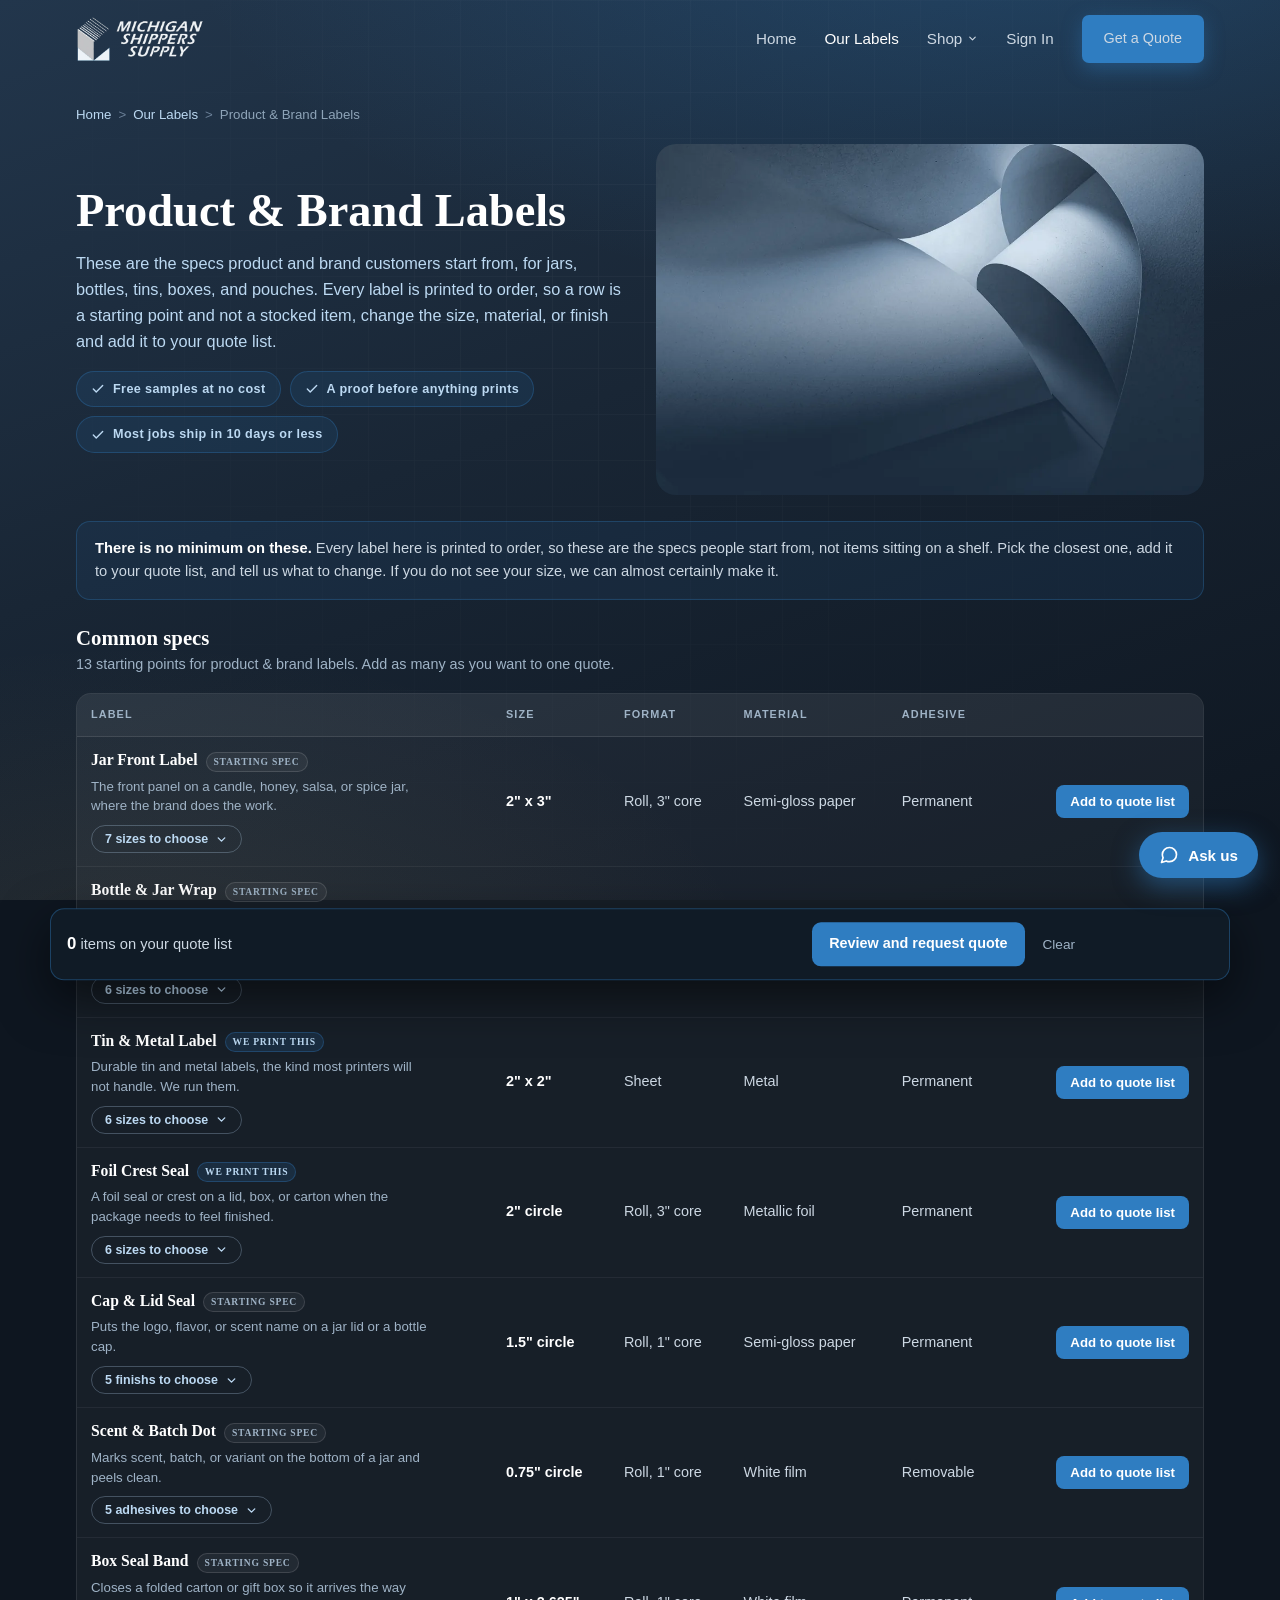
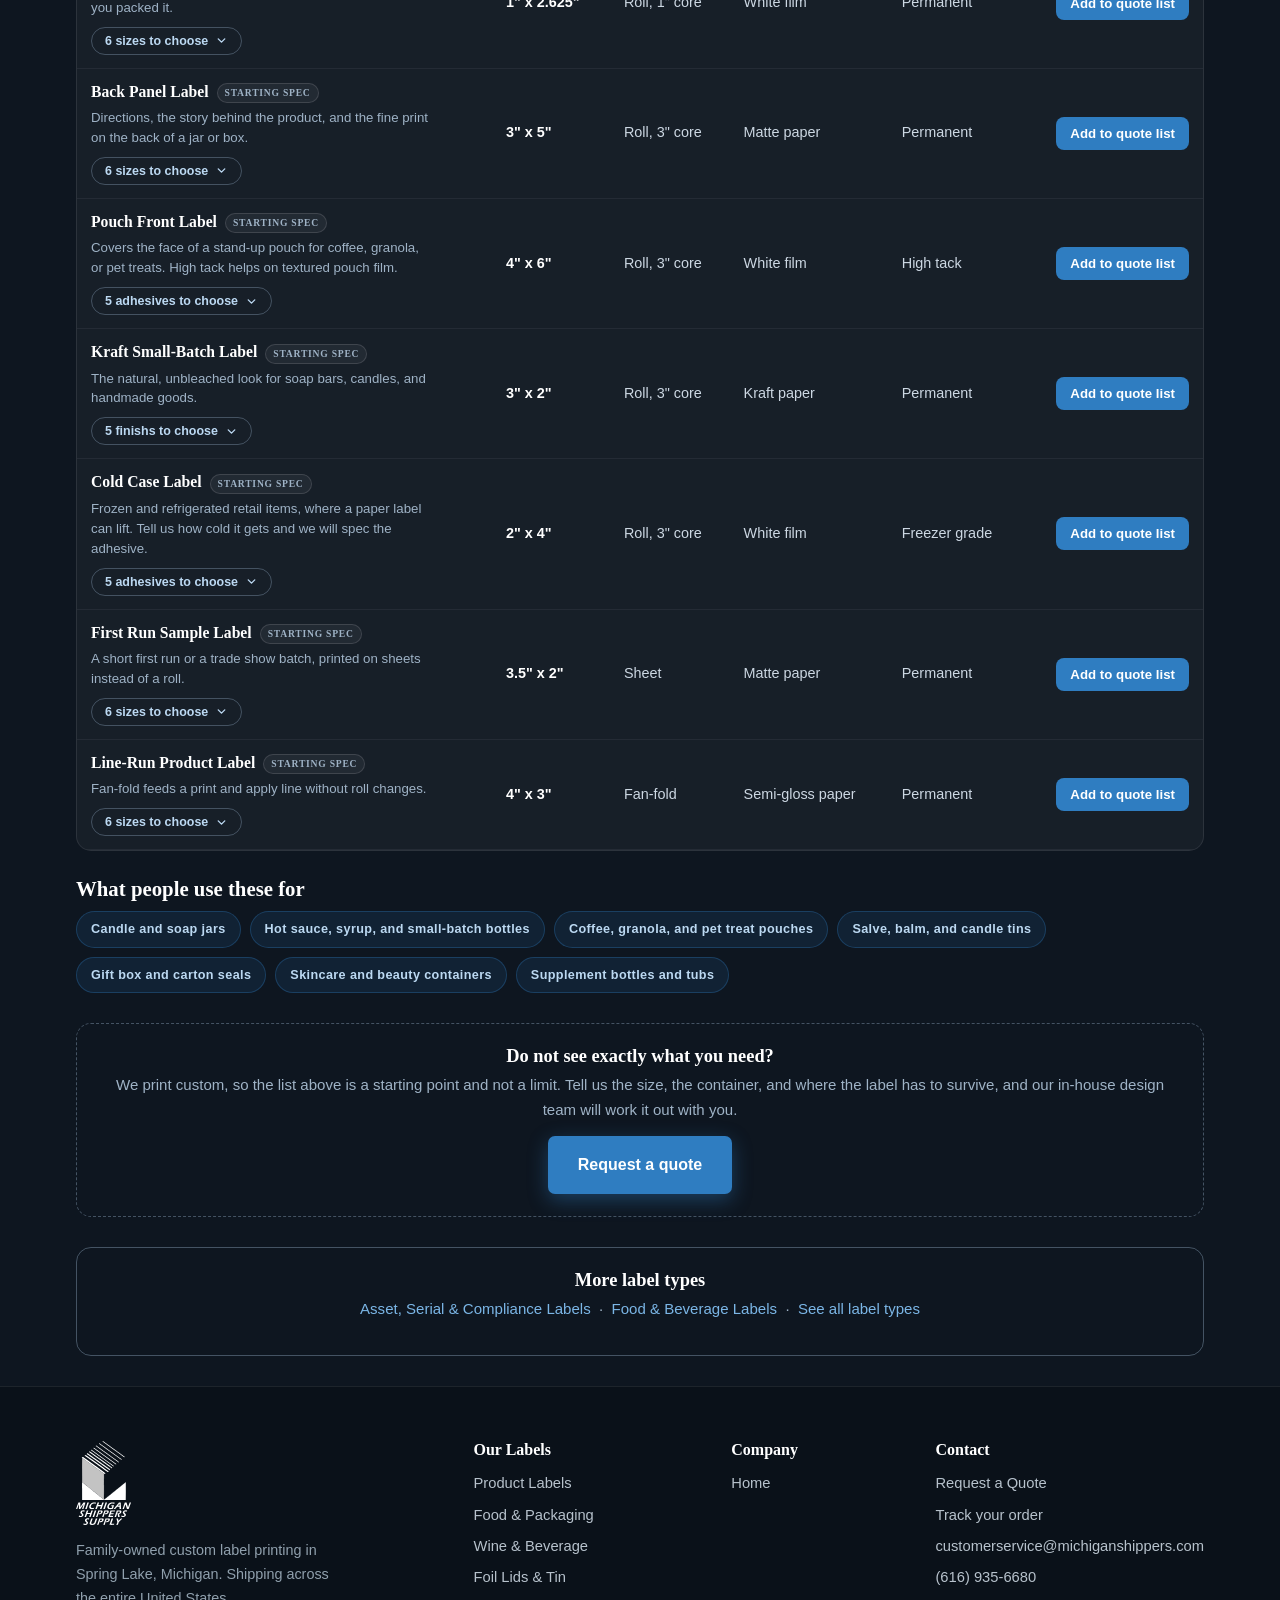
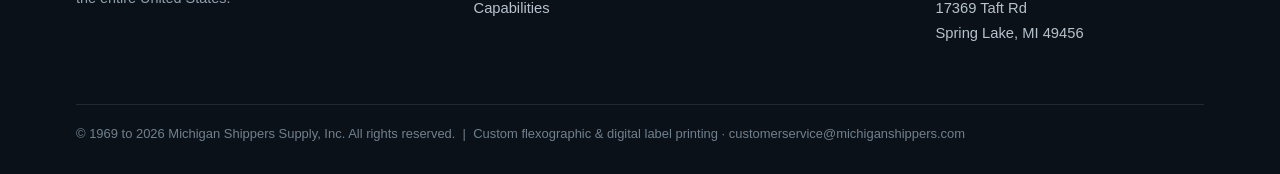
<file: labels-product-labels.html>
<!DOCTYPE html>
<html lang="en">
<head>
<meta charset="UTF-8" />
<meta name="viewport" content="width=device-width, initial-scale=1.0" />
<title>Custom Product &amp; Brand Labels | Michigan Shippers Supply</title>
<meta name="description" content="Custom Product &amp; Brand Labels from Michigan Shippers Supply, Spring Lake Michigan. 13 common starting specs in paper, film, and foil. Printed to order, most jobs ship in 10 days or less." />
<link rel="canonical" href="https://michiganshippers.com/labels-product-labels.html" />
<meta property="og:type" content="website" />
<meta property="og:site_name" content="Michigan Shippers Supply" />
<meta property="og:title" content="Custom Product &amp; Brand Labels | Michigan Shippers Supply" />
<meta property="og:description" content="Custom Product &amp; Brand Labels from Michigan Shippers Supply, Spring Lake Michigan. 13 common starting specs in paper, film, and foil. Printed to order, most jobs ship in 10 days or less." />
<meta property="og:url" content="https://michiganshippers.com/labels-product-labels.html" />
<meta property="og:image" content="https://michiganshippers.com/images/social-share.jpg" />
<meta property="og:image:width" content="1200" />
<meta property="og:image:height" content="628" />
<meta name="twitter:card" content="summary_large_image" />
<meta name="twitter:image" content="https://michiganshippers.com/images/social-share.jpg" />
<link rel="icon" type="image/png" sizes="128x128" href="images/favicon-128.png" />
<link rel="apple-touch-icon" href="images/favicon-128.png" />
<script>document.documentElement.className='js';</script>
<link rel="stylesheet" href="immersive.css?v=20260803" />
<link rel="stylesheet" href="labels-browse.css?v=20260803" />
<script type="speculationrules">
{"prerender":[{"where":{"and":[{"href_matches":"/*"},{"not":{"href_matches":"/*\\?*"}}]},"eagerness":"moderate"}]}
</script>
  <script defer src="https://site-stats-dartyforlife.vercel.app/script.js" data-website-id="b9dceac7-76d3-4a54-8c4f-c17c00554771"></script>
</head>
<body>

<div id="pre">
  <img src="images/logo-on-navy.webp?v=20260803" alt="Michigan Shippers Supply" onerror="this.src='images/logo-vertical-light.png'" />
  <div class="pre-bar"><i></i></div>
  <div class="pre-msg" id="preMsg">Warming up the press&hellip;</div>
</div>
<div class="world" aria-hidden="true"></div>

<header class="nav" id="nav">
  <div class="nav-inner">
    <a class="brand" href="index.html" aria-label="Michigan Shippers Supply home">
      <img src="images/logo-horizontal-light.webp?v=20260803" alt="Michigan Shippers Supply" onerror="this.src='images/logo-on-navy.webp?v=20260803'" />
    </a>
    <nav class="links">
      <a href="index.html">Home</a>
      <a class="active" href="labels.html">Our Labels</a>
      <details class="nav-shop">
        <summary>Shop<svg viewBox="0 0 24 24" fill="none" stroke="currentColor" stroke-width="2.5" stroke-linecap="round" stroke-linejoin="round"><polyline points="6 9 12 15 18 9"/></svg></summary>
        <div class="shop-menu">
          <a href="store.html#cat-printers">Printers &amp; Printheads</a>
          <a href="store.html#cat-ribbons">Thermal-Transfer Ribbons</a>
          <a href="store.html#cat-markers">Paint Markers &amp; Coding</a>
          <a href="store.html#cat-applicators">Rollers &amp; Applicators</a>
          <a href="store.html#cat-coatings">UV Varnish &amp; Coatings</a>
          <a href="store.html#cat-barcodes">Barcodes &amp; Scanning</a>
          <a href="store.html#cat-software">Label Software</a>
          <a href="store.html#cat-custom">Custom Orders &amp; Services</a>
          <a class="shop-all" href="store.html">Shop all supplies</a>
        </div>
      </details>
      <a class="nav-signin" href="account.html">Sign In</a>
      <a class="btn btn-primary" href="index.html#contact">Get a Quote</a>
    </nav>
    <button class="nav-toggle" aria-label="Menu" onclick="document.querySelector('nav.links').style.display='flex'">
      <svg width="28" height="28" viewBox="0 0 24 24" fill="none" stroke="#cdd8e3" stroke-width="2"><line x1="3" y1="6" x2="21" y2="6"/><line x1="3" y1="12" x2="21" y2="12"/><line x1="3" y1="18" x2="21" y2="18"/></svg>
    </button>
  </div>
</header>

<main>
  <nav class="crumbs" aria-label="Breadcrumb">
    <a href="index.html">Home</a><span>&gt;</span><a href="labels.html">Our Labels</a><span>&gt;</span>Product &amp; Brand Labels
  </nav>

  <section class="lt-hero">
    <div>
      <h1>Product &amp; Brand Labels</h1>
      <p class="lt-lead">These are the specs product and brand customers start from, for jars, bottles, tins, boxes, and pouches. Every label is printed to order, so a row is a starting point and not a stocked item, change the size, material, or finish and add it to your quote list.</p>
      <ul class="lt-caps">
        <li><svg viewBox="0 0 24 24" fill="none" stroke="currentColor" stroke-width="2.4" stroke-linecap="round" stroke-linejoin="round"><polyline points="20 6 9 17 4 12"/></svg> Free samples at no cost</li>
        <li><svg viewBox="0 0 24 24" fill="none" stroke="currentColor" stroke-width="2.4" stroke-linecap="round" stroke-linejoin="round"><polyline points="20 6 9 17 4 12"/></svg> A proof before anything prints</li>
        <li><svg viewBox="0 0 24 24" fill="none" stroke="currentColor" stroke-width="2.4" stroke-linecap="round" stroke-linejoin="round"><polyline points="20 6 9 17 4 12"/></svg> Most jobs ship in 10 days or less</li>
      </ul>
    </div>
    <div class="lt-shot"><img src="images/labels-stock/uncoated-paper-stock-tile.webp?v=20260803" alt="Product &amp; Brand Labels label stock" loading="eager" decoding="async" width="1000" height="640" /></div>
  </section>

  <div class="lt-note"><div>
    <b>There is no minimum on these.</b> Every label here is printed to order, so these are the specs people start from, not items sitting on a shelf.
    Pick the closest one, add it to your quote list, and tell us what to change. If you do not see your size, we can almost certainly make it.
  </div></div>

  <section class="lt-chart">
    <h2>Common specs</h2>
    <p class="lt-sub">13 starting points for product &amp; brand labels. Add as many as you want to one quote.</p>
    <table class="lt-table">
      <thead><tr>
        <th>Label</th><th>Size</th><th>Format</th><th>Material</th><th>Adhesive</th><th></th>
      </tr></thead>
      <tbody>
        <tr>
          <td class="c-name">Jar Front Label<span class="lt-flag s" title="A standard starting spec, change anything before we quote">Starting spec</span><div class="c-use">The front panel on a candle, honey, salsa, or spice jar, where the brand does the work.</div><button class="lt-more" type="button" data-expand aria-expanded="false" aria-controls="sub-product-labels-0">
            7 sizes to choose
            <span class="picked" data-picked hidden></span><svg class="chev" viewBox="0 0 24 24" fill="none" stroke="currentColor" stroke-width="2.6" stroke-linecap="round" stroke-linejoin="round"><polyline points="6 9 12 15 18 9"/></svg></button></td>
          <td class="c-size" data-l="Size">2&quot; x 3&quot;</td>
          <td data-l="Format">Roll, 3&quot; core</td>
          <td data-l="Material">Semi-gloss paper</td>
          <td data-l="Adhesive">Permanent</td>
          <td class="c-act"><button class="qadd" type="button" data-add data-key="product-labels|Jar Front Label||2&quot; x 3&quot;|Semi-gloss paper"
            data-cat="product-labels" data-catname="Product &amp; Brand Labels" data-label="Jar Front Label"
            data-size="2&quot; x 3&quot;" data-format="Roll, 3&quot; core"
            data-material="Semi-gloss paper" data-adhesive="Permanent">Add to quote list</button></td>
        </tr>
        <tr class="lt-subrow" id="sub-product-labels-0" hidden>
          <td colspan="6">
            <div class="lt-subs">
              <p class="axis">Size, pick any</p>
              <div class="lt-chips">
            <button class="qsub" type="button" data-add data-key="product-labels|Jar Front Label|1.5&quot; x 2&quot;|2&quot; x 3&quot;|Semi-gloss paper"
              data-cat="product-labels" data-catname="Product &amp; Brand Labels" data-label="Jar Front Label"
              data-sub="1.5&quot; x 2&quot;" data-subaxis="Size"
              data-size="2&quot; x 3&quot;" data-format="Roll, 3&quot; core"
              data-material="Semi-gloss paper" data-adhesive="Permanent"
            >1.5&quot; x 2&quot;<span class="sd">Small salve and sample jars</span></button>
            <button class="qsub" type="button" data-add data-key="product-labels|Jar Front Label|2&quot; x 3&quot;|2&quot; x 3&quot;|Semi-gloss paper"
              data-cat="product-labels" data-catname="Product &amp; Brand Labels" data-label="Jar Front Label"
              data-sub="2&quot; x 3&quot;" data-subaxis="Size"
              data-size="2&quot; x 3&quot;" data-format="Roll, 3&quot; core"
              data-material="Semi-gloss paper" data-adhesive="Permanent"
            >2&quot; x 3&quot;<span class="sd">Standard candle and honey jars</span></button>
            <button class="qsub" type="button" data-add data-key="product-labels|Jar Front Label|2.25&quot; x 1.25&quot;|2&quot; x 3&quot;|Semi-gloss paper"
              data-cat="product-labels" data-catname="Product &amp; Brand Labels" data-label="Jar Front Label"
              data-sub="2.25&quot; x 1.25&quot;" data-subaxis="Size"
              data-size="2&quot; x 3&quot;" data-format="Roll, 3&quot; core"
              data-material="Semi-gloss paper" data-adhesive="Permanent"
            >2.25&quot; x 1.25&quot;<span class="sd">Narrow brand strip, small jars</span></button>
            <button class="qsub" type="button" data-add data-key="product-labels|Jar Front Label|2.5&quot; x 2.5&quot;|2&quot; x 3&quot;|Semi-gloss paper"
              data-cat="product-labels" data-catname="Product &amp; Brand Labels" data-label="Jar Front Label"
              data-sub="2.5&quot; x 2.5&quot;" data-subaxis="Size"
              data-size="2&quot; x 3&quot;" data-format="Roll, 3&quot; core"
              data-material="Semi-gloss paper" data-adhesive="Permanent"
            >2.5&quot; x 2.5&quot;<span class="sd">Square face on wide jars</span></button>
            <button class="qsub" type="button" data-add data-key="product-labels|Jar Front Label|3&quot; x 2&quot;|2&quot; x 3&quot;|Semi-gloss paper"
              data-cat="product-labels" data-catname="Product &amp; Brand Labels" data-label="Jar Front Label"
              data-sub="3&quot; x 2&quot;" data-subaxis="Size"
              data-size="2&quot; x 3&quot;" data-format="Roll, 3&quot; core"
              data-material="Semi-gloss paper" data-adhesive="Permanent"
            >3&quot; x 2&quot;<span class="sd">Wider face on short jars</span></button>
            <button class="qsub" type="button" data-add data-key="product-labels|Jar Front Label|3&quot; x 4&quot;|2&quot; x 3&quot;|Semi-gloss paper"
              data-cat="product-labels" data-catname="Product &amp; Brand Labels" data-label="Jar Front Label"
              data-sub="3&quot; x 4&quot;" data-subaxis="Size"
              data-size="2&quot; x 3&quot;" data-format="Roll, 3&quot; core"
              data-material="Semi-gloss paper" data-adhesive="Permanent"
            >3&quot; x 4&quot;<span class="sd">Tall face on quart jars</span></button>
            <button class="qsub" type="button" data-add data-key="product-labels|Jar Front Label|4&quot; x 3&quot;|2&quot; x 3&quot;|Semi-gloss paper"
              data-cat="product-labels" data-catname="Product &amp; Brand Labels" data-label="Jar Front Label"
              data-sub="4&quot; x 3&quot;" data-subaxis="Size"
              data-size="2&quot; x 3&quot;" data-format="Roll, 3&quot; core"
              data-material="Semi-gloss paper" data-adhesive="Permanent"
            >4&quot; x 3&quot;<span class="sd">Wide face on large jars</span></button>
              </div>
            </div>
          </td>
        </tr>
        <tr>
          <td class="c-name">Bottle &amp; Jar Wrap<span class="lt-flag s" title="A standard starting spec, change anything before we quote">Starting spec</span><div class="c-use">Wraps the body of a bottle or jar for sauces, syrups, and cold press, with the no-label look on clear glass and plastic.</div><button class="lt-more" type="button" data-expand aria-expanded="false" aria-controls="sub-product-labels-1">
            6 sizes to choose
            <span class="picked" data-picked hidden></span><svg class="chev" viewBox="0 0 24 24" fill="none" stroke="currentColor" stroke-width="2.6" stroke-linecap="round" stroke-linejoin="round"><polyline points="6 9 12 15 18 9"/></svg></button></td>
          <td class="c-size" data-l="Size">4&quot; x 3&quot;</td>
          <td data-l="Format">Roll, 3&quot; core</td>
          <td data-l="Material">Clear film</td>
          <td data-l="Adhesive">Permanent</td>
          <td class="c-act"><button class="qadd" type="button" data-add data-key="product-labels|Bottle &amp; Jar Wrap||4&quot; x 3&quot;|Clear film"
            data-cat="product-labels" data-catname="Product &amp; Brand Labels" data-label="Bottle &amp; Jar Wrap"
            data-size="4&quot; x 3&quot;" data-format="Roll, 3&quot; core"
            data-material="Clear film" data-adhesive="Permanent">Add to quote list</button></td>
        </tr>
        <tr class="lt-subrow" id="sub-product-labels-1" hidden>
          <td colspan="6">
            <div class="lt-subs">
              <p class="axis">Size, pick any</p>
              <div class="lt-chips">
            <button class="qsub" type="button" data-add data-key="product-labels|Bottle &amp; Jar Wrap|3&quot; x 2&quot;|4&quot; x 3&quot;|Clear film"
              data-cat="product-labels" data-catname="Product &amp; Brand Labels" data-label="Bottle &amp; Jar Wrap"
              data-sub="3&quot; x 2&quot;" data-subaxis="Size"
              data-size="4&quot; x 3&quot;" data-format="Roll, 3&quot; core"
              data-material="Clear film" data-adhesive="Permanent"
            >3&quot; x 2&quot;<span class="sd">Short wrap, small sauce bottles</span></button>
            <button class="qsub" type="button" data-add data-key="product-labels|Bottle &amp; Jar Wrap|4&quot; x 3&quot;|4&quot; x 3&quot;|Clear film"
              data-cat="product-labels" data-catname="Product &amp; Brand Labels" data-label="Bottle &amp; Jar Wrap"
              data-sub="4&quot; x 3&quot;" data-subaxis="Size"
              data-size="4&quot; x 3&quot;" data-format="Roll, 3&quot; core"
              data-material="Clear film" data-adhesive="Permanent"
            >4&quot; x 3&quot;<span class="sd">Standard wrap for 8 oz</span></button>
            <button class="qsub" type="button" data-add data-key="product-labels|Bottle &amp; Jar Wrap|5&quot; x 3&quot;|4&quot; x 3&quot;|Clear film"
              data-cat="product-labels" data-catname="Product &amp; Brand Labels" data-label="Bottle &amp; Jar Wrap"
              data-sub="5&quot; x 3&quot;" data-subaxis="Size"
              data-size="4&quot; x 3&quot;" data-format="Roll, 3&quot; core"
              data-material="Clear film" data-adhesive="Permanent"
            >5&quot; x 3&quot;<span class="sd">Wrap for 12 oz bottles</span></button>
            <button class="qsub" type="button" data-add data-key="product-labels|Bottle &amp; Jar Wrap|6&quot; x 4&quot;|4&quot; x 3&quot;|Clear film"
              data-cat="product-labels" data-catname="Product &amp; Brand Labels" data-label="Bottle &amp; Jar Wrap"
              data-sub="6&quot; x 4&quot;" data-subaxis="Size"
              data-size="4&quot; x 3&quot;" data-format="Roll, 3&quot; core"
              data-material="Clear film" data-adhesive="Permanent"
            >6&quot; x 4&quot;<span class="sd">Wrap for 16 oz bottles</span></button>
            <button class="qsub" type="button" data-add data-key="product-labels|Bottle &amp; Jar Wrap|8&quot; x 3&quot;|4&quot; x 3&quot;|Clear film"
              data-cat="product-labels" data-catname="Product &amp; Brand Labels" data-label="Bottle &amp; Jar Wrap"
              data-sub="8&quot; x 3&quot;" data-subaxis="Size"
              data-size="4&quot; x 3&quot;" data-format="Roll, 3&quot; core"
              data-material="Clear film" data-adhesive="Permanent"
            >8&quot; x 3&quot;<span class="sd">Full wrap on tall bottles</span></button>
            <button class="qsub" type="button" data-add data-key="product-labels|Bottle &amp; Jar Wrap|8.5&quot; x 4&quot;|4&quot; x 3&quot;|Clear film"
              data-cat="product-labels" data-catname="Product &amp; Brand Labels" data-label="Bottle &amp; Jar Wrap"
              data-sub="8.5&quot; x 4&quot;" data-subaxis="Size"
              data-size="4&quot; x 3&quot;" data-format="Roll, 3&quot; core"
              data-material="Clear film" data-adhesive="Permanent"
            >8.5&quot; x 4&quot;<span class="sd">Growler and large bottle wrap</span></button>
              </div>
            </div>
          </td>
        </tr>
        <tr>
          <td class="c-name">Tin &amp; Metal Label<span class="lt-flag g" title="Backed by work already shown on this site">We print this</span><div class="c-use">Durable tin and metal labels, the kind most printers will not handle. We run them.</div><button class="lt-more" type="button" data-expand aria-expanded="false" aria-controls="sub-product-labels-2">
            6 sizes to choose
            <span class="picked" data-picked hidden></span><svg class="chev" viewBox="0 0 24 24" fill="none" stroke="currentColor" stroke-width="2.6" stroke-linecap="round" stroke-linejoin="round"><polyline points="6 9 12 15 18 9"/></svg></button></td>
          <td class="c-size" data-l="Size">2&quot; x 2&quot;</td>
          <td data-l="Format">Sheet</td>
          <td data-l="Material">Metal</td>
          <td data-l="Adhesive">Permanent</td>
          <td class="c-act"><button class="qadd" type="button" data-add data-key="product-labels|Tin &amp; Metal Label||2&quot; x 2&quot;|Metal"
            data-cat="product-labels" data-catname="Product &amp; Brand Labels" data-label="Tin &amp; Metal Label"
            data-size="2&quot; x 2&quot;" data-format="Sheet"
            data-material="Metal" data-adhesive="Permanent">Add to quote list</button></td>
        </tr>
        <tr class="lt-subrow" id="sub-product-labels-2" hidden>
          <td colspan="6">
            <div class="lt-subs">
              <p class="axis">Size, pick any</p>
              <div class="lt-chips">
            <button class="qsub" type="button" data-add data-key="product-labels|Tin &amp; Metal Label|1.5&quot; circle|2&quot; x 2&quot;|Metal"
              data-cat="product-labels" data-catname="Product &amp; Brand Labels" data-label="Tin &amp; Metal Label"
              data-sub="1.5&quot; circle" data-subaxis="Size"
              data-size="2&quot; x 2&quot;" data-format="Sheet"
              data-material="Metal" data-adhesive="Permanent"
            >1.5&quot; circle<span class="sd">Lip balm and small tins</span></button>
            <button class="qsub" type="button" data-add data-key="product-labels|Tin &amp; Metal Label|2&quot; circle|2&quot; x 2&quot;|Metal"
              data-cat="product-labels" data-catname="Product &amp; Brand Labels" data-label="Tin &amp; Metal Label"
              data-sub="2&quot; circle" data-subaxis="Size"
              data-size="2&quot; x 2&quot;" data-format="Sheet"
              data-material="Metal" data-adhesive="Permanent"
            >2&quot; circle<span class="sd">Salve and candle tin lids</span></button>
            <button class="qsub" type="button" data-add data-key="product-labels|Tin &amp; Metal Label|2.5&quot; circle|2&quot; x 2&quot;|Metal"
              data-cat="product-labels" data-catname="Product &amp; Brand Labels" data-label="Tin &amp; Metal Label"
              data-sub="2.5&quot; circle" data-subaxis="Size"
              data-size="2&quot; x 2&quot;" data-format="Sheet"
              data-material="Metal" data-adhesive="Permanent"
            >2.5&quot; circle<span class="sd">Four ounce tin lids</span></button>
            <button class="qsub" type="button" data-add data-key="product-labels|Tin &amp; Metal Label|3&quot; circle|2&quot; x 2&quot;|Metal"
              data-cat="product-labels" data-catname="Product &amp; Brand Labels" data-label="Tin &amp; Metal Label"
              data-sub="3&quot; circle" data-subaxis="Size"
              data-size="2&quot; x 2&quot;" data-format="Sheet"
              data-material="Metal" data-adhesive="Permanent"
            >3&quot; circle<span class="sd">Eight ounce tin lids</span></button>
            <button class="qsub" type="button" data-add data-key="product-labels|Tin &amp; Metal Label|2&quot; x 2&quot;|2&quot; x 2&quot;|Metal"
              data-cat="product-labels" data-catname="Product &amp; Brand Labels" data-label="Tin &amp; Metal Label"
              data-sub="2&quot; x 2&quot;" data-subaxis="Size"
              data-size="2&quot; x 2&quot;" data-format="Sheet"
              data-material="Metal" data-adhesive="Permanent"
            >2&quot; x 2&quot;<span class="sd">Square face on metal cans</span></button>
            <button class="qsub" type="button" data-add data-key="product-labels|Tin &amp; Metal Label|3&quot; x 2&quot;|2&quot; x 2&quot;|Metal"
              data-cat="product-labels" data-catname="Product &amp; Brand Labels" data-label="Tin &amp; Metal Label"
              data-sub="3&quot; x 2&quot;" data-subaxis="Size"
              data-size="2&quot; x 2&quot;" data-format="Sheet"
              data-material="Metal" data-adhesive="Permanent"
            >3&quot; x 2&quot;<span class="sd">Side band on larger tins</span></button>
              </div>
            </div>
          </td>
        </tr>
        <tr>
          <td class="c-name">Foil Crest Seal<span class="lt-flag g" title="Backed by work already shown on this site">We print this</span><div class="c-use">A foil seal or crest on a lid, box, or carton when the package needs to feel finished.</div><button class="lt-more" type="button" data-expand aria-expanded="false" aria-controls="sub-product-labels-3">
            6 sizes to choose
            <span class="picked" data-picked hidden></span><svg class="chev" viewBox="0 0 24 24" fill="none" stroke="currentColor" stroke-width="2.6" stroke-linecap="round" stroke-linejoin="round"><polyline points="6 9 12 15 18 9"/></svg></button></td>
          <td class="c-size" data-l="Size">2&quot; circle</td>
          <td data-l="Format">Roll, 3&quot; core</td>
          <td data-l="Material">Metallic foil</td>
          <td data-l="Adhesive">Permanent</td>
          <td class="c-act"><button class="qadd" type="button" data-add data-key="product-labels|Foil Crest Seal||2&quot; circle|Metallic foil"
            data-cat="product-labels" data-catname="Product &amp; Brand Labels" data-label="Foil Crest Seal"
            data-size="2&quot; circle" data-format="Roll, 3&quot; core"
            data-material="Metallic foil" data-adhesive="Permanent">Add to quote list</button></td>
        </tr>
        <tr class="lt-subrow" id="sub-product-labels-3" hidden>
          <td colspan="6">
            <div class="lt-subs">
              <p class="axis">Size, pick any</p>
              <div class="lt-chips">
            <button class="qsub" type="button" data-add data-key="product-labels|Foil Crest Seal|1&quot; circle|2&quot; circle|Metallic foil"
              data-cat="product-labels" data-catname="Product &amp; Brand Labels" data-label="Foil Crest Seal"
              data-sub="1&quot; circle" data-subaxis="Size"
              data-size="2&quot; circle" data-format="Roll, 3&quot; core"
              data-material="Metallic foil" data-adhesive="Permanent"
            >1&quot; circle<span class="sd">Small envelope and pouch seals</span></button>
            <button class="qsub" type="button" data-add data-key="product-labels|Foil Crest Seal|1.25&quot; circle|2&quot; circle|Metallic foil"
              data-cat="product-labels" data-catname="Product &amp; Brand Labels" data-label="Foil Crest Seal"
              data-sub="1.25&quot; circle" data-subaxis="Size"
              data-size="2&quot; circle" data-format="Roll, 3&quot; core"
              data-material="Metallic foil" data-adhesive="Permanent"
            >1.25&quot; circle<span class="sd">Tight seal on narrow flaps</span></button>
            <button class="qsub" type="button" data-add data-key="product-labels|Foil Crest Seal|1.5&quot; circle|2&quot; circle|Metallic foil"
              data-cat="product-labels" data-catname="Product &amp; Brand Labels" data-label="Foil Crest Seal"
              data-sub="1.5&quot; circle" data-subaxis="Size"
              data-size="2&quot; circle" data-format="Roll, 3&quot; core"
              data-material="Metallic foil" data-adhesive="Permanent"
            >1.5&quot; circle<span class="sd">Common carton and box seal</span></button>
            <button class="qsub" type="button" data-add data-key="product-labels|Foil Crest Seal|2&quot; circle|2&quot; circle|Metallic foil"
              data-cat="product-labels" data-catname="Product &amp; Brand Labels" data-label="Foil Crest Seal"
              data-sub="2&quot; circle" data-subaxis="Size"
              data-size="2&quot; circle" data-format="Roll, 3&quot; core"
              data-material="Metallic foil" data-adhesive="Permanent"
            >2&quot; circle<span class="sd">Lid crest on jars, boxes</span></button>
            <button class="qsub" type="button" data-add data-key="product-labels|Foil Crest Seal|2.5&quot; circle|2&quot; circle|Metallic foil"
              data-cat="product-labels" data-catname="Product &amp; Brand Labels" data-label="Foil Crest Seal"
              data-sub="2.5&quot; circle" data-subaxis="Size"
              data-size="2&quot; circle" data-format="Roll, 3&quot; core"
              data-material="Metallic foil" data-adhesive="Permanent"
            >2.5&quot; circle<span class="sd">Larger crest on gift boxes</span></button>
            <button class="qsub" type="button" data-add data-key="product-labels|Foil Crest Seal|3&quot; circle|2&quot; circle|Metallic foil"
              data-cat="product-labels" data-catname="Product &amp; Brand Labels" data-label="Foil Crest Seal"
              data-sub="3&quot; circle" data-subaxis="Size"
              data-size="2&quot; circle" data-format="Roll, 3&quot; core"
              data-material="Metallic foil" data-adhesive="Permanent"
            >3&quot; circle<span class="sd">Statement seal on big cartons</span></button>
              </div>
            </div>
          </td>
        </tr>
        <tr>
          <td class="c-name">Cap &amp; Lid Seal<span class="lt-flag s" title="A standard starting spec, change anything before we quote">Starting spec</span><div class="c-use">Puts the logo, flavor, or scent name on a jar lid or a bottle cap.</div><button class="lt-more" type="button" data-expand aria-expanded="false" aria-controls="sub-product-labels-4">
            5 finishs to choose
            <span class="picked" data-picked hidden></span><svg class="chev" viewBox="0 0 24 24" fill="none" stroke="currentColor" stroke-width="2.6" stroke-linecap="round" stroke-linejoin="round"><polyline points="6 9 12 15 18 9"/></svg></button></td>
          <td class="c-size" data-l="Size">1.5&quot; circle</td>
          <td data-l="Format">Roll, 1&quot; core</td>
          <td data-l="Material">Semi-gloss paper</td>
          <td data-l="Adhesive">Permanent</td>
          <td class="c-act"><button class="qadd" type="button" data-add data-key="product-labels|Cap &amp; Lid Seal||1.5&quot; circle|Semi-gloss paper"
            data-cat="product-labels" data-catname="Product &amp; Brand Labels" data-label="Cap &amp; Lid Seal"
            data-size="1.5&quot; circle" data-format="Roll, 1&quot; core"
            data-material="Semi-gloss paper" data-adhesive="Permanent">Add to quote list</button></td>
        </tr>
        <tr class="lt-subrow" id="sub-product-labels-4" hidden>
          <td colspan="6">
            <div class="lt-subs">
              <p class="axis">Finish, pick any</p>
              <div class="lt-chips">
            <button class="qsub" type="button" data-add data-key="product-labels|Cap &amp; Lid Seal|Gloss|1.5&quot; circle|Semi-gloss paper"
              data-cat="product-labels" data-catname="Product &amp; Brand Labels" data-label="Cap &amp; Lid Seal"
              data-sub="Gloss" data-subaxis="Finish"
              data-size="1.5&quot; circle" data-format="Roll, 1&quot; core"
              data-material="Semi-gloss paper" data-adhesive="Permanent"
            >Gloss<span class="sd">Bright, high contrast lid seal</span></button>
            <button class="qsub" type="button" data-add data-key="product-labels|Cap &amp; Lid Seal|Matte|1.5&quot; circle|Semi-gloss paper"
              data-cat="product-labels" data-catname="Product &amp; Brand Labels" data-label="Cap &amp; Lid Seal"
              data-sub="Matte" data-subaxis="Finish"
              data-size="1.5&quot; circle" data-format="Roll, 1&quot; core"
              data-material="Semi-gloss paper" data-adhesive="Permanent"
            >Matte<span class="sd">Soft, low glare lid seal</span></button>
            <button class="qsub" type="button" data-add data-key="product-labels|Cap &amp; Lid Seal|Spot UV|1.5&quot; circle|Semi-gloss paper"
              data-cat="product-labels" data-catname="Product &amp; Brand Labels" data-label="Cap &amp; Lid Seal"
              data-sub="Spot UV" data-subaxis="Finish"
              data-size="1.5&quot; circle" data-format="Roll, 1&quot; core"
              data-material="Semi-gloss paper" data-adhesive="Permanent"
            >Spot UV<span class="sd">Raised shine on the logo</span></button>
            <button class="qsub" type="button" data-add data-key="product-labels|Cap &amp; Lid Seal|Gloss overlaminate|1.5&quot; circle|Semi-gloss paper"
              data-cat="product-labels" data-catname="Product &amp; Brand Labels" data-label="Cap &amp; Lid Seal"
              data-sub="Gloss overlaminate" data-subaxis="Finish"
              data-size="1.5&quot; circle" data-format="Roll, 1&quot; core"
              data-material="Semi-gloss paper" data-adhesive="Permanent"
            >Gloss overlaminate<span class="sd">Adds scuff and moisture protection</span></button>
            <button class="qsub" type="button" data-add data-key="product-labels|Cap &amp; Lid Seal|Matte overlaminate|1.5&quot; circle|Semi-gloss paper"
              data-cat="product-labels" data-catname="Product &amp; Brand Labels" data-label="Cap &amp; Lid Seal"
              data-sub="Matte overlaminate" data-subaxis="Finish"
              data-size="1.5&quot; circle" data-format="Roll, 1&quot; core"
              data-material="Semi-gloss paper" data-adhesive="Permanent"
            >Matte overlaminate<span class="sd">Soft look plus added durability</span></button>
              </div>
            </div>
          </td>
        </tr>
        <tr>
          <td class="c-name">Scent &amp; Batch Dot<span class="lt-flag s" title="A standard starting spec, change anything before we quote">Starting spec</span><div class="c-use">Marks scent, batch, or variant on the bottom of a jar and peels clean.</div><button class="lt-more" type="button" data-expand aria-expanded="false" aria-controls="sub-product-labels-5">
            5 adhesives to choose
            <span class="picked" data-picked hidden></span><svg class="chev" viewBox="0 0 24 24" fill="none" stroke="currentColor" stroke-width="2.6" stroke-linecap="round" stroke-linejoin="round"><polyline points="6 9 12 15 18 9"/></svg></button></td>
          <td class="c-size" data-l="Size">0.75&quot; circle</td>
          <td data-l="Format">Roll, 1&quot; core</td>
          <td data-l="Material">White film</td>
          <td data-l="Adhesive">Removable</td>
          <td class="c-act"><button class="qadd" type="button" data-add data-key="product-labels|Scent &amp; Batch Dot||0.75&quot; circle|White film"
            data-cat="product-labels" data-catname="Product &amp; Brand Labels" data-label="Scent &amp; Batch Dot"
            data-size="0.75&quot; circle" data-format="Roll, 1&quot; core"
            data-material="White film" data-adhesive="Removable">Add to quote list</button></td>
        </tr>
        <tr class="lt-subrow" id="sub-product-labels-5" hidden>
          <td colspan="6">
            <div class="lt-subs">
              <p class="axis">Adhesive, pick any</p>
              <div class="lt-chips">
            <button class="qsub" type="button" data-add data-key="product-labels|Scent &amp; Batch Dot|Removable|0.75&quot; circle|White film"
              data-cat="product-labels" data-catname="Product &amp; Brand Labels" data-label="Scent &amp; Batch Dot"
              data-sub="Removable" data-subaxis="Adhesive"
              data-size="0.75&quot; circle" data-format="Roll, 1&quot; core"
              data-material="White film" data-adhesive="Removable"
            >Removable<span class="sd">Peels clean off finished jars</span></button>
            <button class="qsub" type="button" data-add data-key="product-labels|Scent &amp; Batch Dot|Permanent|0.75&quot; circle|White film"
              data-cat="product-labels" data-catname="Product &amp; Brand Labels" data-label="Scent &amp; Batch Dot"
              data-sub="Permanent" data-subaxis="Adhesive"
              data-size="0.75&quot; circle" data-format="Roll, 1&quot; core"
              data-material="White film" data-adhesive="Removable"
            >Permanent<span class="sd">Stays put on shipped goods</span></button>
            <button class="qsub" type="button" data-add data-key="product-labels|Scent &amp; Batch Dot|High tack|0.75&quot; circle|White film"
              data-cat="product-labels" data-catname="Product &amp; Brand Labels" data-label="Scent &amp; Batch Dot"
              data-sub="High tack" data-subaxis="Adhesive"
              data-size="0.75&quot; circle" data-format="Roll, 1&quot; core"
              data-material="White film" data-adhesive="Removable"
            >High tack<span class="sd">Grips textured or curved bottoms</span></button>
            <button class="qsub" type="button" data-add data-key="product-labels|Scent &amp; Batch Dot|Freezer grade|0.75&quot; circle|White film"
              data-cat="product-labels" data-catname="Product &amp; Brand Labels" data-label="Scent &amp; Batch Dot"
              data-sub="Freezer grade" data-subaxis="Adhesive"
              data-size="0.75&quot; circle" data-format="Roll, 1&quot; core"
              data-material="White film" data-adhesive="Removable"
            >Freezer grade<span class="sd">Holds through cold storage</span></button>
            <button class="qsub" type="button" data-add data-key="product-labels|Scent &amp; Batch Dot|All-temperature|0.75&quot; circle|White film"
              data-cat="product-labels" data-catname="Product &amp; Brand Labels" data-label="Scent &amp; Batch Dot"
              data-sub="All-temperature" data-subaxis="Adhesive"
              data-size="0.75&quot; circle" data-format="Roll, 1&quot; core"
              data-material="White film" data-adhesive="Removable"
            >All-temperature<span class="sd">Applies inside a cold room</span></button>
              </div>
            </div>
          </td>
        </tr>
        <tr>
          <td class="c-name">Box Seal Band<span class="lt-flag s" title="A standard starting spec, change anything before we quote">Starting spec</span><div class="c-use">Closes a folded carton or gift box so it arrives the way you packed it.</div><button class="lt-more" type="button" data-expand aria-expanded="false" aria-controls="sub-product-labels-6">
            6 sizes to choose
            <span class="picked" data-picked hidden></span><svg class="chev" viewBox="0 0 24 24" fill="none" stroke="currentColor" stroke-width="2.6" stroke-linecap="round" stroke-linejoin="round"><polyline points="6 9 12 15 18 9"/></svg></button></td>
          <td class="c-size" data-l="Size">1&quot; x 2.625&quot;</td>
          <td data-l="Format">Roll, 1&quot; core</td>
          <td data-l="Material">White film</td>
          <td data-l="Adhesive">Permanent</td>
          <td class="c-act"><button class="qadd" type="button" data-add data-key="product-labels|Box Seal Band||1&quot; x 2.625&quot;|White film"
            data-cat="product-labels" data-catname="Product &amp; Brand Labels" data-label="Box Seal Band"
            data-size="1&quot; x 2.625&quot;" data-format="Roll, 1&quot; core"
            data-material="White film" data-adhesive="Permanent">Add to quote list</button></td>
        </tr>
        <tr class="lt-subrow" id="sub-product-labels-6" hidden>
          <td colspan="6">
            <div class="lt-subs">
              <p class="axis">Size, pick any</p>
              <div class="lt-chips">
            <button class="qsub" type="button" data-add data-key="product-labels|Box Seal Band|0.5&quot; x 1.75&quot;|1&quot; x 2.625&quot;|White film"
              data-cat="product-labels" data-catname="Product &amp; Brand Labels" data-label="Box Seal Band"
              data-sub="0.5&quot; x 1.75&quot;" data-subaxis="Size"
              data-size="1&quot; x 2.625&quot;" data-format="Roll, 1&quot; core"
              data-material="White film" data-adhesive="Permanent"
            >0.5&quot; x 1.75&quot;<span class="sd">Slim seal on tissue wrap</span></button>
            <button class="qsub" type="button" data-add data-key="product-labels|Box Seal Band|0.75&quot; x 2&quot;|1&quot; x 2.625&quot;|White film"
              data-cat="product-labels" data-catname="Product &amp; Brand Labels" data-label="Box Seal Band"
              data-sub="0.75&quot; x 2&quot;" data-subaxis="Size"
              data-size="1&quot; x 2.625&quot;" data-format="Roll, 1&quot; core"
              data-material="White film" data-adhesive="Permanent"
            >0.75&quot; x 2&quot;<span class="sd">Short band, small gift boxes</span></button>
            <button class="qsub" type="button" data-add data-key="product-labels|Box Seal Band|1&quot; x 2.625&quot;|1&quot; x 2.625&quot;|White film"
              data-cat="product-labels" data-catname="Product &amp; Brand Labels" data-label="Box Seal Band"
              data-sub="1&quot; x 2.625&quot;" data-subaxis="Size"
              data-size="1&quot; x 2.625&quot;" data-format="Roll, 1&quot; core"
              data-material="White film" data-adhesive="Permanent"
            >1&quot; x 2.625&quot;<span class="sd">Standard band on folded cartons</span></button>
            <button class="qsub" type="button" data-add data-key="product-labels|Box Seal Band|1&quot; x 3&quot;|1&quot; x 2.625&quot;|White film"
              data-cat="product-labels" data-catname="Product &amp; Brand Labels" data-label="Box Seal Band"
              data-sub="1&quot; x 3&quot;" data-subaxis="Size"
              data-size="1&quot; x 2.625&quot;" data-format="Roll, 1&quot; core"
              data-material="White film" data-adhesive="Permanent"
            >1&quot; x 3&quot;<span class="sd">Longer reach across wider flaps</span></button>
            <button class="qsub" type="button" data-add data-key="product-labels|Box Seal Band|1.5&quot; x 4&quot;|1&quot; x 2.625&quot;|White film"
              data-cat="product-labels" data-catname="Product &amp; Brand Labels" data-label="Box Seal Band"
              data-sub="1.5&quot; x 4&quot;" data-subaxis="Size"
              data-size="1&quot; x 2.625&quot;" data-format="Roll, 1&quot; core"
              data-material="White film" data-adhesive="Permanent"
            >1.5&quot; x 4&quot;<span class="sd">Wide band on shipper cartons</span></button>
            <button class="qsub" type="button" data-add data-key="product-labels|Box Seal Band|2&quot; x 4&quot;|1&quot; x 2.625&quot;|White film"
              data-cat="product-labels" data-catname="Product &amp; Brand Labels" data-label="Box Seal Band"
              data-sub="2&quot; x 4&quot;" data-subaxis="Size"
              data-size="1&quot; x 2.625&quot;" data-format="Roll, 1&quot; core"
              data-material="White film" data-adhesive="Permanent"
            >2&quot; x 4&quot;<span class="sd">Broad seal across big lids</span></button>
              </div>
            </div>
          </td>
        </tr>
        <tr>
          <td class="c-name">Back Panel Label<span class="lt-flag s" title="A standard starting spec, change anything before we quote">Starting spec</span><div class="c-use">Directions, the story behind the product, and the fine print on the back of a jar or box.</div><button class="lt-more" type="button" data-expand aria-expanded="false" aria-controls="sub-product-labels-7">
            6 sizes to choose
            <span class="picked" data-picked hidden></span><svg class="chev" viewBox="0 0 24 24" fill="none" stroke="currentColor" stroke-width="2.6" stroke-linecap="round" stroke-linejoin="round"><polyline points="6 9 12 15 18 9"/></svg></button></td>
          <td class="c-size" data-l="Size">3&quot; x 5&quot;</td>
          <td data-l="Format">Roll, 3&quot; core</td>
          <td data-l="Material">Matte paper</td>
          <td data-l="Adhesive">Permanent</td>
          <td class="c-act"><button class="qadd" type="button" data-add data-key="product-labels|Back Panel Label||3&quot; x 5&quot;|Matte paper"
            data-cat="product-labels" data-catname="Product &amp; Brand Labels" data-label="Back Panel Label"
            data-size="3&quot; x 5&quot;" data-format="Roll, 3&quot; core"
            data-material="Matte paper" data-adhesive="Permanent">Add to quote list</button></td>
        </tr>
        <tr class="lt-subrow" id="sub-product-labels-7" hidden>
          <td colspan="6">
            <div class="lt-subs">
              <p class="axis">Size, pick any</p>
              <div class="lt-chips">
            <button class="qsub" type="button" data-add data-key="product-labels|Back Panel Label|2&quot; x 3&quot;|3&quot; x 5&quot;|Matte paper"
              data-cat="product-labels" data-catname="Product &amp; Brand Labels" data-label="Back Panel Label"
              data-sub="2&quot; x 3&quot;" data-subaxis="Size"
              data-size="3&quot; x 5&quot;" data-format="Roll, 3&quot; core"
              data-material="Matte paper" data-adhesive="Permanent"
            >2&quot; x 3&quot;<span class="sd">Short copy on small jars</span></button>
            <button class="qsub" type="button" data-add data-key="product-labels|Back Panel Label|2.25&quot; x 4&quot;|3&quot; x 5&quot;|Matte paper"
              data-cat="product-labels" data-catname="Product &amp; Brand Labels" data-label="Back Panel Label"
              data-sub="2.25&quot; x 4&quot;" data-subaxis="Size"
              data-size="3&quot; x 5&quot;" data-format="Roll, 3&quot; core"
              data-material="Matte paper" data-adhesive="Permanent"
            >2.25&quot; x 4&quot;<span class="sd">Narrow panel on slim bottles</span></button>
            <button class="qsub" type="button" data-add data-key="product-labels|Back Panel Label|3&quot; x 4&quot;|3&quot; x 5&quot;|Matte paper"
              data-cat="product-labels" data-catname="Product &amp; Brand Labels" data-label="Back Panel Label"
              data-sub="3&quot; x 4&quot;" data-subaxis="Size"
              data-size="3&quot; x 5&quot;" data-format="Roll, 3&quot; core"
              data-material="Matte paper" data-adhesive="Permanent"
            >3&quot; x 4&quot;<span class="sd">Directions on standard bottles</span></button>
            <button class="qsub" type="button" data-add data-key="product-labels|Back Panel Label|3&quot; x 5&quot;|3&quot; x 5&quot;|Matte paper"
              data-cat="product-labels" data-catname="Product &amp; Brand Labels" data-label="Back Panel Label"
              data-sub="3&quot; x 5&quot;" data-subaxis="Size"
              data-size="3&quot; x 5&quot;" data-format="Roll, 3&quot; core"
              data-material="Matte paper" data-adhesive="Permanent"
            >3&quot; x 5&quot;<span class="sd">Full story plus fine print</span></button>
            <button class="qsub" type="button" data-add data-key="product-labels|Back Panel Label|4&quot; x 4&quot;|3&quot; x 5&quot;|Matte paper"
              data-cat="product-labels" data-catname="Product &amp; Brand Labels" data-label="Back Panel Label"
              data-sub="4&quot; x 4&quot;" data-subaxis="Size"
              data-size="3&quot; x 5&quot;" data-format="Roll, 3&quot; core"
              data-material="Matte paper" data-adhesive="Permanent"
            >4&quot; x 4&quot;<span class="sd">Square back panel on tubs</span></button>
            <button class="qsub" type="button" data-add data-key="product-labels|Back Panel Label|4&quot; x 6&quot;|3&quot; x 5&quot;|Matte paper"
              data-cat="product-labels" data-catname="Product &amp; Brand Labels" data-label="Back Panel Label"
              data-sub="4&quot; x 6&quot;" data-subaxis="Size"
              data-size="3&quot; x 5&quot;" data-format="Roll, 3&quot; core"
              data-material="Matte paper" data-adhesive="Permanent"
            >4&quot; x 6&quot;<span class="sd">Long copy on large containers</span></button>
              </div>
            </div>
          </td>
        </tr>
        <tr>
          <td class="c-name">Pouch Front Label<span class="lt-flag s" title="A standard starting spec, change anything before we quote">Starting spec</span><div class="c-use">Covers the face of a stand-up pouch for coffee, granola, or pet treats. High tack helps on textured pouch film.</div><button class="lt-more" type="button" data-expand aria-expanded="false" aria-controls="sub-product-labels-8">
            5 adhesives to choose
            <span class="picked" data-picked hidden></span><svg class="chev" viewBox="0 0 24 24" fill="none" stroke="currentColor" stroke-width="2.6" stroke-linecap="round" stroke-linejoin="round"><polyline points="6 9 12 15 18 9"/></svg></button></td>
          <td class="c-size" data-l="Size">4&quot; x 6&quot;</td>
          <td data-l="Format">Roll, 3&quot; core</td>
          <td data-l="Material">White film</td>
          <td data-l="Adhesive">High tack</td>
          <td class="c-act"><button class="qadd" type="button" data-add data-key="product-labels|Pouch Front Label||4&quot; x 6&quot;|White film"
            data-cat="product-labels" data-catname="Product &amp; Brand Labels" data-label="Pouch Front Label"
            data-size="4&quot; x 6&quot;" data-format="Roll, 3&quot; core"
            data-material="White film" data-adhesive="High tack">Add to quote list</button></td>
        </tr>
        <tr class="lt-subrow" id="sub-product-labels-8" hidden>
          <td colspan="6">
            <div class="lt-subs">
              <p class="axis">Adhesive, pick any</p>
              <div class="lt-chips">
            <button class="qsub" type="button" data-add data-key="product-labels|Pouch Front Label|High tack|4&quot; x 6&quot;|White film"
              data-cat="product-labels" data-catname="Product &amp; Brand Labels" data-label="Pouch Front Label"
              data-sub="High tack" data-subaxis="Adhesive"
              data-size="4&quot; x 6&quot;" data-format="Roll, 3&quot; core"
              data-material="White film" data-adhesive="High tack"
            >High tack<span class="sd">Grips textured stand-up pouch film</span></button>
            <button class="qsub" type="button" data-add data-key="product-labels|Pouch Front Label|Permanent|4&quot; x 6&quot;|White film"
              data-cat="product-labels" data-catname="Product &amp; Brand Labels" data-label="Pouch Front Label"
              data-sub="Permanent" data-subaxis="Adhesive"
              data-size="4&quot; x 6&quot;" data-format="Roll, 3&quot; core"
              data-material="White film" data-adhesive="High tack"
            >Permanent<span class="sd">Smooth, coated pouch surfaces</span></button>
            <button class="qsub" type="button" data-add data-key="product-labels|Pouch Front Label|All-temperature|4&quot; x 6&quot;|White film"
              data-cat="product-labels" data-catname="Product &amp; Brand Labels" data-label="Pouch Front Label"
              data-sub="All-temperature" data-subaxis="Adhesive"
              data-size="4&quot; x 6&quot;" data-format="Roll, 3&quot; core"
              data-material="White film" data-adhesive="High tack"
            >All-temperature<span class="sd">Applies inside a cool room</span></button>
            <button class="qsub" type="button" data-add data-key="product-labels|Pouch Front Label|Freezer grade|4&quot; x 6&quot;|White film"
              data-cat="product-labels" data-catname="Product &amp; Brand Labels" data-label="Pouch Front Label"
              data-sub="Freezer grade" data-subaxis="Adhesive"
              data-size="4&quot; x 6&quot;" data-format="Roll, 3&quot; core"
              data-material="White film" data-adhesive="High tack"
            >Freezer grade<span class="sd">Frozen pouch goods</span></button>
            <button class="qsub" type="button" data-add data-key="product-labels|Pouch Front Label|Removable|4&quot; x 6&quot;|White film"
              data-cat="product-labels" data-catname="Product &amp; Brand Labels" data-label="Pouch Front Label"
              data-sub="Removable" data-subaxis="Adhesive"
              data-size="4&quot; x 6&quot;" data-format="Roll, 3&quot; core"
              data-material="White film" data-adhesive="High tack"
            >Removable<span class="sd">Trial runs and seasonal swaps</span></button>
              </div>
            </div>
          </td>
        </tr>
        <tr>
          <td class="c-name">Kraft Small-Batch Label<span class="lt-flag s" title="A standard starting spec, change anything before we quote">Starting spec</span><div class="c-use">The natural, unbleached look for soap bars, candles, and handmade goods.</div><button class="lt-more" type="button" data-expand aria-expanded="false" aria-controls="sub-product-labels-9">
            5 finishs to choose
            <span class="picked" data-picked hidden></span><svg class="chev" viewBox="0 0 24 24" fill="none" stroke="currentColor" stroke-width="2.6" stroke-linecap="round" stroke-linejoin="round"><polyline points="6 9 12 15 18 9"/></svg></button></td>
          <td class="c-size" data-l="Size">3&quot; x 2&quot;</td>
          <td data-l="Format">Roll, 3&quot; core</td>
          <td data-l="Material">Kraft paper</td>
          <td data-l="Adhesive">Permanent</td>
          <td class="c-act"><button class="qadd" type="button" data-add data-key="product-labels|Kraft Small-Batch Label||3&quot; x 2&quot;|Kraft paper"
            data-cat="product-labels" data-catname="Product &amp; Brand Labels" data-label="Kraft Small-Batch Label"
            data-size="3&quot; x 2&quot;" data-format="Roll, 3&quot; core"
            data-material="Kraft paper" data-adhesive="Permanent">Add to quote list</button></td>
        </tr>
        <tr class="lt-subrow" id="sub-product-labels-9" hidden>
          <td colspan="6">
            <div class="lt-subs">
              <p class="axis">Finish, pick any</p>
              <div class="lt-chips">
            <button class="qsub" type="button" data-add data-key="product-labels|Kraft Small-Batch Label|Uncoated natural|3&quot; x 2&quot;|Kraft paper"
              data-cat="product-labels" data-catname="Product &amp; Brand Labels" data-label="Kraft Small-Batch Label"
              data-sub="Uncoated natural" data-subaxis="Finish"
              data-size="3&quot; x 2&quot;" data-format="Roll, 3&quot; core"
              data-material="Kraft paper" data-adhesive="Permanent"
            >Uncoated natural<span class="sd">Bare kraft, matte and tactile</span></button>
            <button class="qsub" type="button" data-add data-key="product-labels|Kraft Small-Batch Label|Matte|3&quot; x 2&quot;|Kraft paper"
              data-cat="product-labels" data-catname="Product &amp; Brand Labels" data-label="Kraft Small-Batch Label"
              data-sub="Matte" data-subaxis="Finish"
              data-size="3&quot; x 2&quot;" data-format="Roll, 3&quot; core"
              data-material="Kraft paper" data-adhesive="Permanent"
            >Matte<span class="sd">Soft finish, keeps the natural look</span></button>
            <button class="qsub" type="button" data-add data-key="product-labels|Kraft Small-Batch Label|Gloss|3&quot; x 2&quot;|Kraft paper"
              data-cat="product-labels" data-catname="Product &amp; Brand Labels" data-label="Kraft Small-Batch Label"
              data-sub="Gloss" data-subaxis="Finish"
              data-size="3&quot; x 2&quot;" data-format="Roll, 3&quot; core"
              data-material="Kraft paper" data-adhesive="Permanent"
            >Gloss<span class="sd">Adds contrast over kraft brown</span></button>
            <button class="qsub" type="button" data-add data-key="product-labels|Kraft Small-Batch Label|Spot UV|3&quot; x 2&quot;|Kraft paper"
              data-cat="product-labels" data-catname="Product &amp; Brand Labels" data-label="Kraft Small-Batch Label"
              data-sub="Spot UV" data-subaxis="Finish"
              data-size="3&quot; x 2&quot;" data-format="Roll, 3&quot; core"
              data-material="Kraft paper" data-adhesive="Permanent"
            >Spot UV<span class="sd">Shine on the logo only</span></button>
            <button class="qsub" type="button" data-add data-key="product-labels|Kraft Small-Batch Label|Matte overlaminate|3&quot; x 2&quot;|Kraft paper"
              data-cat="product-labels" data-catname="Product &amp; Brand Labels" data-label="Kraft Small-Batch Label"
              data-sub="Matte overlaminate" data-subaxis="Finish"
              data-size="3&quot; x 2&quot;" data-format="Roll, 3&quot; core"
              data-material="Kraft paper" data-adhesive="Permanent"
            >Matte overlaminate<span class="sd">Protects kraft from oils, scuffing</span></button>
              </div>
            </div>
          </td>
        </tr>
        <tr>
          <td class="c-name">Cold Case Label<span class="lt-flag s" title="A standard starting spec, change anything before we quote">Starting spec</span><div class="c-use">Frozen and refrigerated retail items, where a paper label can lift. Tell us how cold it gets and we will spec the adhesive.</div><button class="lt-more" type="button" data-expand aria-expanded="false" aria-controls="sub-product-labels-10">
            5 adhesives to choose
            <span class="picked" data-picked hidden></span><svg class="chev" viewBox="0 0 24 24" fill="none" stroke="currentColor" stroke-width="2.6" stroke-linecap="round" stroke-linejoin="round"><polyline points="6 9 12 15 18 9"/></svg></button></td>
          <td class="c-size" data-l="Size">2&quot; x 4&quot;</td>
          <td data-l="Format">Roll, 3&quot; core</td>
          <td data-l="Material">White film</td>
          <td data-l="Adhesive">Freezer grade</td>
          <td class="c-act"><button class="qadd" type="button" data-add data-key="product-labels|Cold Case Label||2&quot; x 4&quot;|White film"
            data-cat="product-labels" data-catname="Product &amp; Brand Labels" data-label="Cold Case Label"
            data-size="2&quot; x 4&quot;" data-format="Roll, 3&quot; core"
            data-material="White film" data-adhesive="Freezer grade">Add to quote list</button></td>
        </tr>
        <tr class="lt-subrow" id="sub-product-labels-10" hidden>
          <td colspan="6">
            <div class="lt-subs">
              <p class="axis">Adhesive, pick any</p>
              <div class="lt-chips">
            <button class="qsub" type="button" data-add data-key="product-labels|Cold Case Label|Freezer grade|2&quot; x 4&quot;|White film"
              data-cat="product-labels" data-catname="Product &amp; Brand Labels" data-label="Cold Case Label"
              data-sub="Freezer grade" data-subaxis="Adhesive"
              data-size="2&quot; x 4&quot;" data-format="Roll, 3&quot; core"
              data-material="White film" data-adhesive="Freezer grade"
            >Freezer grade<span class="sd">Applied before the product freezes</span></button>
            <button class="qsub" type="button" data-add data-key="product-labels|Cold Case Label|All-temperature|2&quot; x 4&quot;|White film"
              data-cat="product-labels" data-catname="Product &amp; Brand Labels" data-label="Cold Case Label"
              data-sub="All-temperature" data-subaxis="Adhesive"
              data-size="2&quot; x 4&quot;" data-format="Roll, 3&quot; core"
              data-material="White film" data-adhesive="Freezer grade"
            >All-temperature<span class="sd">Applies onto already cold containers</span></button>
            <button class="qsub" type="button" data-add data-key="product-labels|Cold Case Label|Permanent|2&quot; x 4&quot;|White film"
              data-cat="product-labels" data-catname="Product &amp; Brand Labels" data-label="Cold Case Label"
              data-sub="Permanent" data-subaxis="Adhesive"
              data-size="2&quot; x 4&quot;" data-format="Roll, 3&quot; core"
              data-material="White film" data-adhesive="Freezer grade"
            >Permanent<span class="sd">Refrigerated items, not frozen</span></button>
            <button class="qsub" type="button" data-add data-key="product-labels|Cold Case Label|High tack|2&quot; x 4&quot;|White film"
              data-cat="product-labels" data-catname="Product &amp; Brand Labels" data-label="Cold Case Label"
              data-sub="High tack" data-subaxis="Adhesive"
              data-size="2&quot; x 4&quot;" data-format="Roll, 3&quot; core"
              data-material="White film" data-adhesive="Freezer grade"
            >High tack<span class="sd">Textured or curved cold packaging</span></button>
            <button class="qsub" type="button" data-add data-key="product-labels|Cold Case Label|Removable|2&quot; x 4&quot;|White film"
              data-cat="product-labels" data-catname="Product &amp; Brand Labels" data-label="Cold Case Label"
              data-sub="Removable" data-subaxis="Adhesive"
              data-size="2&quot; x 4&quot;" data-format="Roll, 3&quot; core"
              data-material="White film" data-adhesive="Freezer grade"
            >Removable<span class="sd">Seasonal or promotional cold items</span></button>
              </div>
            </div>
          </td>
        </tr>
        <tr>
          <td class="c-name">First Run Sample Label<span class="lt-flag s" title="A standard starting spec, change anything before we quote">Starting spec</span><div class="c-use">A short first run or a trade show batch, printed on sheets instead of a roll.</div><button class="lt-more" type="button" data-expand aria-expanded="false" aria-controls="sub-product-labels-11">
            6 sizes to choose
            <span class="picked" data-picked hidden></span><svg class="chev" viewBox="0 0 24 24" fill="none" stroke="currentColor" stroke-width="2.6" stroke-linecap="round" stroke-linejoin="round"><polyline points="6 9 12 15 18 9"/></svg></button></td>
          <td class="c-size" data-l="Size">3.5&quot; x 2&quot;</td>
          <td data-l="Format">Sheet</td>
          <td data-l="Material">Matte paper</td>
          <td data-l="Adhesive">Permanent</td>
          <td class="c-act"><button class="qadd" type="button" data-add data-key="product-labels|First Run Sample Label||3.5&quot; x 2&quot;|Matte paper"
            data-cat="product-labels" data-catname="Product &amp; Brand Labels" data-label="First Run Sample Label"
            data-size="3.5&quot; x 2&quot;" data-format="Sheet"
            data-material="Matte paper" data-adhesive="Permanent">Add to quote list</button></td>
        </tr>
        <tr class="lt-subrow" id="sub-product-labels-11" hidden>
          <td colspan="6">
            <div class="lt-subs">
              <p class="axis">Size, pick any</p>
              <div class="lt-chips">
            <button class="qsub" type="button" data-add data-key="product-labels|First Run Sample Label|2&quot; x 1&quot;|3.5&quot; x 2&quot;|Matte paper"
              data-cat="product-labels" data-catname="Product &amp; Brand Labels" data-label="First Run Sample Label"
              data-sub="2&quot; x 1&quot;" data-subaxis="Size"
              data-size="3.5&quot; x 2&quot;" data-format="Sheet"
              data-material="Matte paper" data-adhesive="Permanent"
            >2&quot; x 1&quot;<span class="sd">Small sample and tester bottles</span></button>
            <button class="qsub" type="button" data-add data-key="product-labels|First Run Sample Label|2&quot; x 2&quot;|3.5&quot; x 2&quot;|Matte paper"
              data-cat="product-labels" data-catname="Product &amp; Brand Labels" data-label="First Run Sample Label"
              data-sub="2&quot; x 2&quot;" data-subaxis="Size"
              data-size="3.5&quot; x 2&quot;" data-format="Sheet"
              data-material="Matte paper" data-adhesive="Permanent"
            >2&quot; x 2&quot;<span class="sd">Square sample on small tins</span></button>
            <button class="qsub" type="button" data-add data-key="product-labels|First Run Sample Label|3.5&quot; x 2&quot;|3.5&quot; x 2&quot;|Matte paper"
              data-cat="product-labels" data-catname="Product &amp; Brand Labels" data-label="First Run Sample Label"
              data-sub="3.5&quot; x 2&quot;" data-subaxis="Size"
              data-size="3.5&quot; x 2&quot;" data-format="Sheet"
              data-material="Matte paper" data-adhesive="Permanent"
            >3.5&quot; x 2&quot;<span class="sd">Standard sheet label size</span></button>
            <button class="qsub" type="button" data-add data-key="product-labels|First Run Sample Label|4&quot; x 2&quot;|3.5&quot; x 2&quot;|Matte paper"
              data-cat="product-labels" data-catname="Product &amp; Brand Labels" data-label="First Run Sample Label"
              data-sub="4&quot; x 2&quot;" data-subaxis="Size"
              data-size="3.5&quot; x 2&quot;" data-format="Sheet"
              data-material="Matte paper" data-adhesive="Permanent"
            >4&quot; x 2&quot;<span class="sd">Wider face for short runs</span></button>
            <button class="qsub" type="button" data-add data-key="product-labels|First Run Sample Label|4&quot; x 3&quot;|3.5&quot; x 2&quot;|Matte paper"
              data-cat="product-labels" data-catname="Product &amp; Brand Labels" data-label="First Run Sample Label"
              data-sub="4&quot; x 3&quot;" data-subaxis="Size"
              data-size="3.5&quot; x 2&quot;" data-format="Sheet"
              data-material="Matte paper" data-adhesive="Permanent"
            >4&quot; x 3&quot;<span class="sd">Trade show sample jars</span></button>
            <button class="qsub" type="button" data-add data-key="product-labels|First Run Sample Label|3&quot; x 5&quot;|3.5&quot; x 2&quot;|Matte paper"
              data-cat="product-labels" data-catname="Product &amp; Brand Labels" data-label="First Run Sample Label"
              data-sub="3&quot; x 5&quot;" data-subaxis="Size"
              data-size="3.5&quot; x 2&quot;" data-format="Sheet"
              data-material="Matte paper" data-adhesive="Permanent"
            >3&quot; x 5&quot;<span class="sd">Back panel on samples</span></button>
              </div>
            </div>
          </td>
        </tr>
        <tr>
          <td class="c-name">Line-Run Product Label<span class="lt-flag s" title="A standard starting spec, change anything before we quote">Starting spec</span><div class="c-use">Fan-fold feeds a print and apply line without roll changes.</div><button class="lt-more" type="button" data-expand aria-expanded="false" aria-controls="sub-product-labels-12">
            6 sizes to choose
            <span class="picked" data-picked hidden></span><svg class="chev" viewBox="0 0 24 24" fill="none" stroke="currentColor" stroke-width="2.6" stroke-linecap="round" stroke-linejoin="round"><polyline points="6 9 12 15 18 9"/></svg></button></td>
          <td class="c-size" data-l="Size">4&quot; x 3&quot;</td>
          <td data-l="Format">Fan-fold</td>
          <td data-l="Material">Semi-gloss paper</td>
          <td data-l="Adhesive">Permanent</td>
          <td class="c-act"><button class="qadd" type="button" data-add data-key="product-labels|Line-Run Product Label||4&quot; x 3&quot;|Semi-gloss paper"
            data-cat="product-labels" data-catname="Product &amp; Brand Labels" data-label="Line-Run Product Label"
            data-size="4&quot; x 3&quot;" data-format="Fan-fold"
            data-material="Semi-gloss paper" data-adhesive="Permanent">Add to quote list</button></td>
        </tr>
        <tr class="lt-subrow" id="sub-product-labels-12" hidden>
          <td colspan="6">
            <div class="lt-subs">
              <p class="axis">Size, pick any</p>
              <div class="lt-chips">
            <button class="qsub" type="button" data-add data-key="product-labels|Line-Run Product Label|3&quot; x 2&quot;|4&quot; x 3&quot;|Semi-gloss paper"
              data-cat="product-labels" data-catname="Product &amp; Brand Labels" data-label="Line-Run Product Label"
              data-sub="3&quot; x 2&quot;" data-subaxis="Size"
              data-size="4&quot; x 3&quot;" data-format="Fan-fold"
              data-material="Semi-gloss paper" data-adhesive="Permanent"
            >3&quot; x 2&quot;<span class="sd">Small containers on the line</span></button>
            <button class="qsub" type="button" data-add data-key="product-labels|Line-Run Product Label|2&quot; x 4&quot;|4&quot; x 3&quot;|Semi-gloss paper"
              data-cat="product-labels" data-catname="Product &amp; Brand Labels" data-label="Line-Run Product Label"
              data-sub="2&quot; x 4&quot;" data-subaxis="Size"
              data-size="4&quot; x 3&quot;" data-format="Fan-fold"
              data-material="Semi-gloss paper" data-adhesive="Permanent"
            >2&quot; x 4&quot;<span class="sd">Tall narrow bottles</span></button>
            <button class="qsub" type="button" data-add data-key="product-labels|Line-Run Product Label|4&quot; x 3&quot;|4&quot; x 3&quot;|Semi-gloss paper"
              data-cat="product-labels" data-catname="Product &amp; Brand Labels" data-label="Line-Run Product Label"
              data-sub="4&quot; x 3&quot;" data-subaxis="Size"
              data-size="4&quot; x 3&quot;" data-format="Fan-fold"
              data-material="Semi-gloss paper" data-adhesive="Permanent"
            >4&quot; x 3&quot;<span class="sd">Standard fan-fold product label</span></button>
            <button class="qsub" type="button" data-add data-key="product-labels|Line-Run Product Label|4&quot; x 4&quot;|4&quot; x 3&quot;|Semi-gloss paper"
              data-cat="product-labels" data-catname="Product &amp; Brand Labels" data-label="Line-Run Product Label"
              data-sub="4&quot; x 4&quot;" data-subaxis="Size"
              data-size="4&quot; x 3&quot;" data-format="Fan-fold"
              data-material="Semi-gloss paper" data-adhesive="Permanent"
            >4&quot; x 4&quot;<span class="sd">Square face on tubs</span></button>
            <button class="qsub" type="button" data-add data-key="product-labels|Line-Run Product Label|4&quot; x 6&quot;|4&quot; x 3&quot;|Semi-gloss paper"
              data-cat="product-labels" data-catname="Product &amp; Brand Labels" data-label="Line-Run Product Label"
              data-sub="4&quot; x 6&quot;" data-subaxis="Size"
              data-size="4&quot; x 3&quot;" data-format="Fan-fold"
              data-material="Semi-gloss paper" data-adhesive="Permanent"
            >4&quot; x 6&quot;<span class="sd">Large containers and pouches</span></button>
            <button class="qsub" type="button" data-add data-key="product-labels|Line-Run Product Label|6&quot; x 4&quot;|4&quot; x 3&quot;|Semi-gloss paper"
              data-cat="product-labels" data-catname="Product &amp; Brand Labels" data-label="Line-Run Product Label"
              data-sub="6&quot; x 4&quot;" data-subaxis="Size"
              data-size="4&quot; x 3&quot;" data-format="Fan-fold"
              data-material="Semi-gloss paper" data-adhesive="Permanent"
            >6&quot; x 4&quot;<span class="sd">Wide face on cases</span></button>
              </div>
            </div>
          </td>
        </tr>
      </tbody>
    </table>
  </section>

  <section class="lt-chart" aria-label="What people use these for">
    <h2>What people use these for</h2>
    <ul class="lt-caps" style="margin-top:10px">
      <li>Candle and soap jars</li>
      <li>Hot sauce, syrup, and small-batch bottles</li>
      <li>Coffee, granola, and pet treat pouches</li>
      <li>Salve, balm, and candle tins</li>
      <li>Gift box and carton seals</li>
      <li>Skincare and beauty containers</li>
      <li>Supplement bottles and tubs</li>
    </ul>
  </section>

  <div class="lt-any"><div>
    <h3>Do not see exactly what you need?</h3>
    <p>We print custom, so the list above is a starting point and not a limit. Tell us the size, the container, and where the label has to survive, and our in-house design team will work it out with you.</p>
    <a class="btn btn-primary" href="index.html#contact">Request a quote</a>
  </div></div>

  <nav class="lt-any" aria-label="More label categories"><div style="border-style:solid">
    <h3>More label types</h3>
    <p style="margin-bottom:12px"><a href="labels-asset-serial.html" style="color:#7bb6e6">Asset, Serial &amp; Compliance Labels</a>
      &nbsp;&middot;&nbsp; <a href="labels-food-beverage.html" style="color:#7bb6e6">Food &amp; Beverage Labels</a>
      &nbsp;&middot;&nbsp; <a href="labels.html" style="color:#7bb6e6">See all label types</a></p>
  </div></nav>
</main>

<footer>
  <div class="wrap">
    <div class="col foot-brand">
      <img src="images/logo-vertical-light.svg" alt="Michigan Shippers Supply" onerror="this.onerror=null;this.src='images/logo-vertical-light.png'" />
      <p>Family-owned custom label printing in Spring Lake, Michigan. Shipping across the entire United States.</p>
    </div>
    <div class="col">
      <h4>Our Labels</h4>
      <a href="labels.html#services">Product Labels</a>
      <a href="labels.html#services">Food &amp; Packaging</a>
      <a href="labels.html#services">Wine &amp; Beverage</a>
      <a href="labels.html#metal">Foil Lids &amp; Tin</a>
      <a href="labels.html#capabilities">Capabilities</a>
    </div>
    <div class="col">
      <h4>Company</h4>
      <a href="index.html">Home</a>
    </div>
    <div class="col">
      <h4>Contact</h4>
      <a href="index.html#contact">Request a Quote</a>
      <a href="account.html">Track your order</a>
      <a href="mailto:customerservice@michiganshippers.com">customerservice@michiganshippers.com</a>
      <a href="tel:16169356680">(616) 935-6680</a>
      <a href="index.html#contact">17369 Taft Rd<br>Spring Lake, MI 49456</a>
    </div>
    <div class="legal">&copy; 1969 to 2026 Michigan Shippers Supply, Inc. All rights reserved. &nbsp;|&nbsp; Custom flexographic &amp; digital label printing &middot; customerservice@michiganshippers.com</div>
  </div>
</footer>

<script defer src="immersive.js?v=20260803"></script>
<script defer src="quote-list.js?v=20260803"></script>
<script defer src="chat.js?v=20260803"></script>
</body>
</html>
</file>
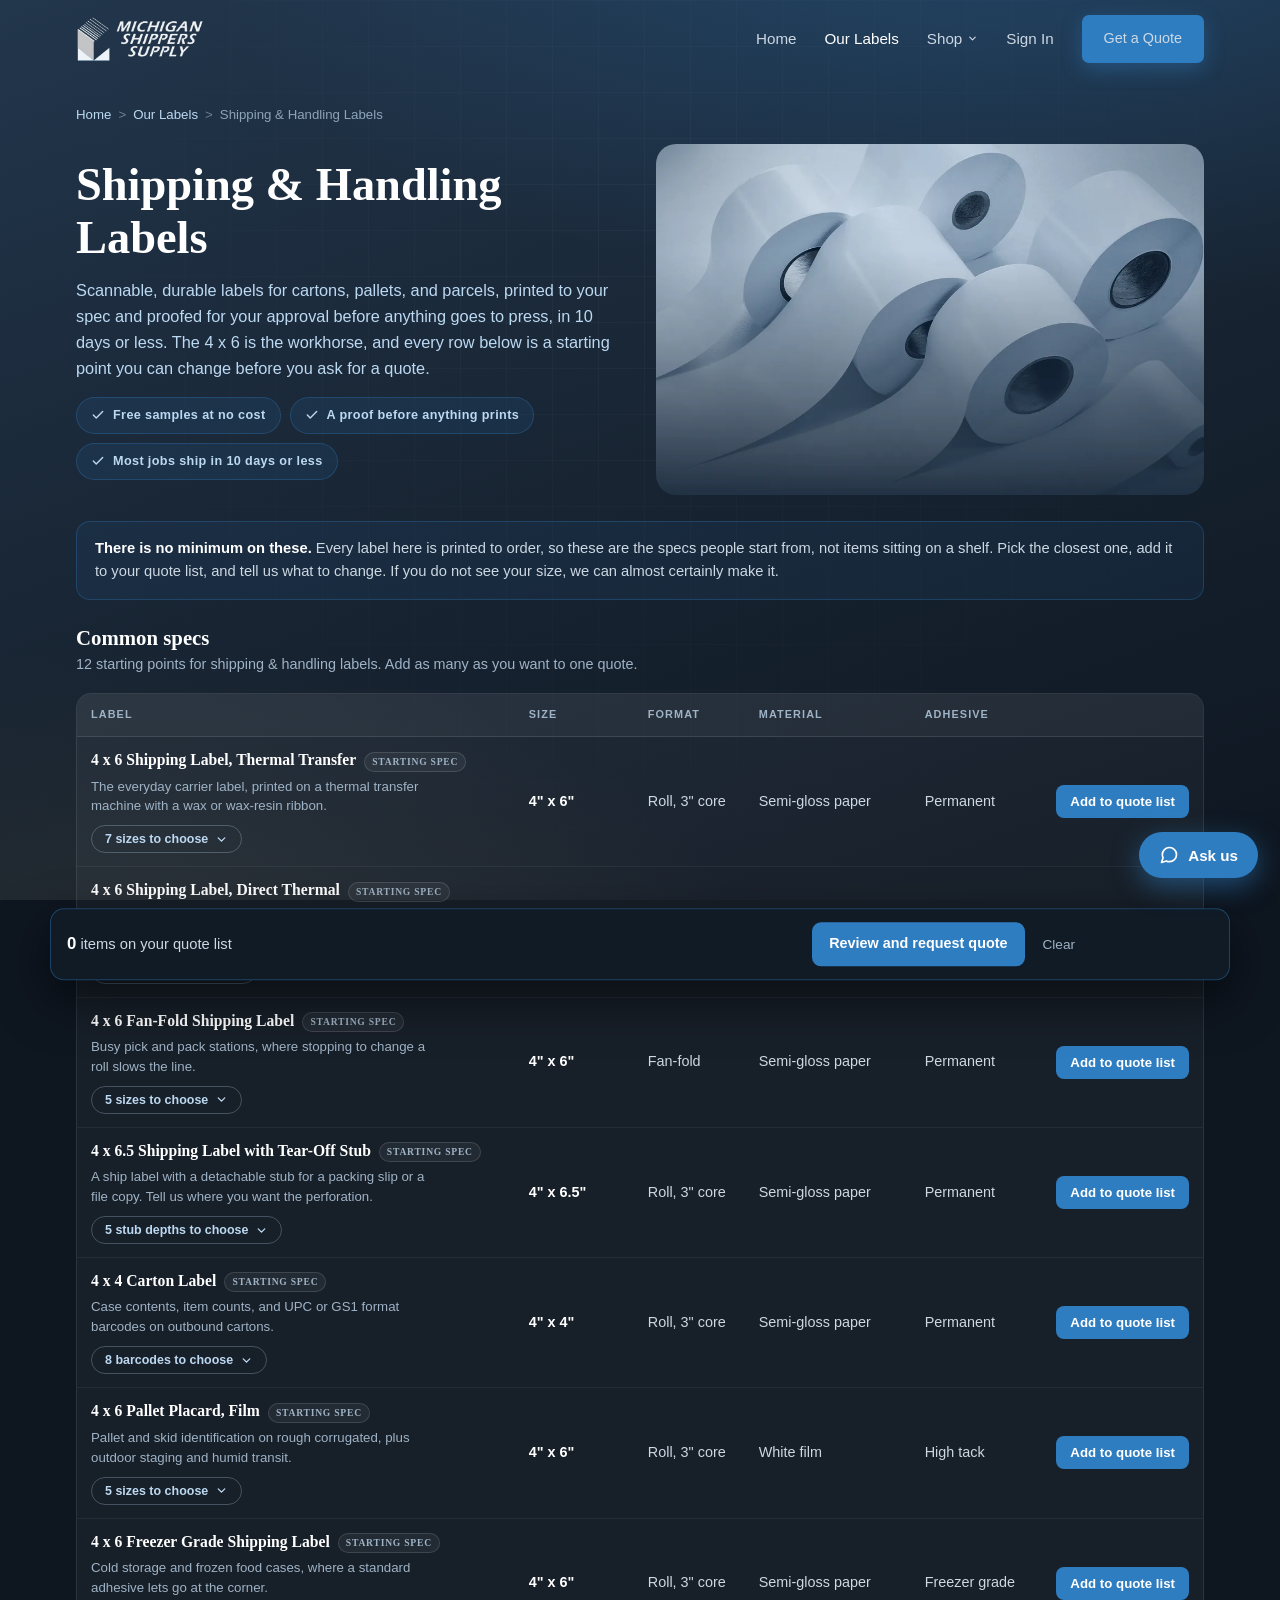
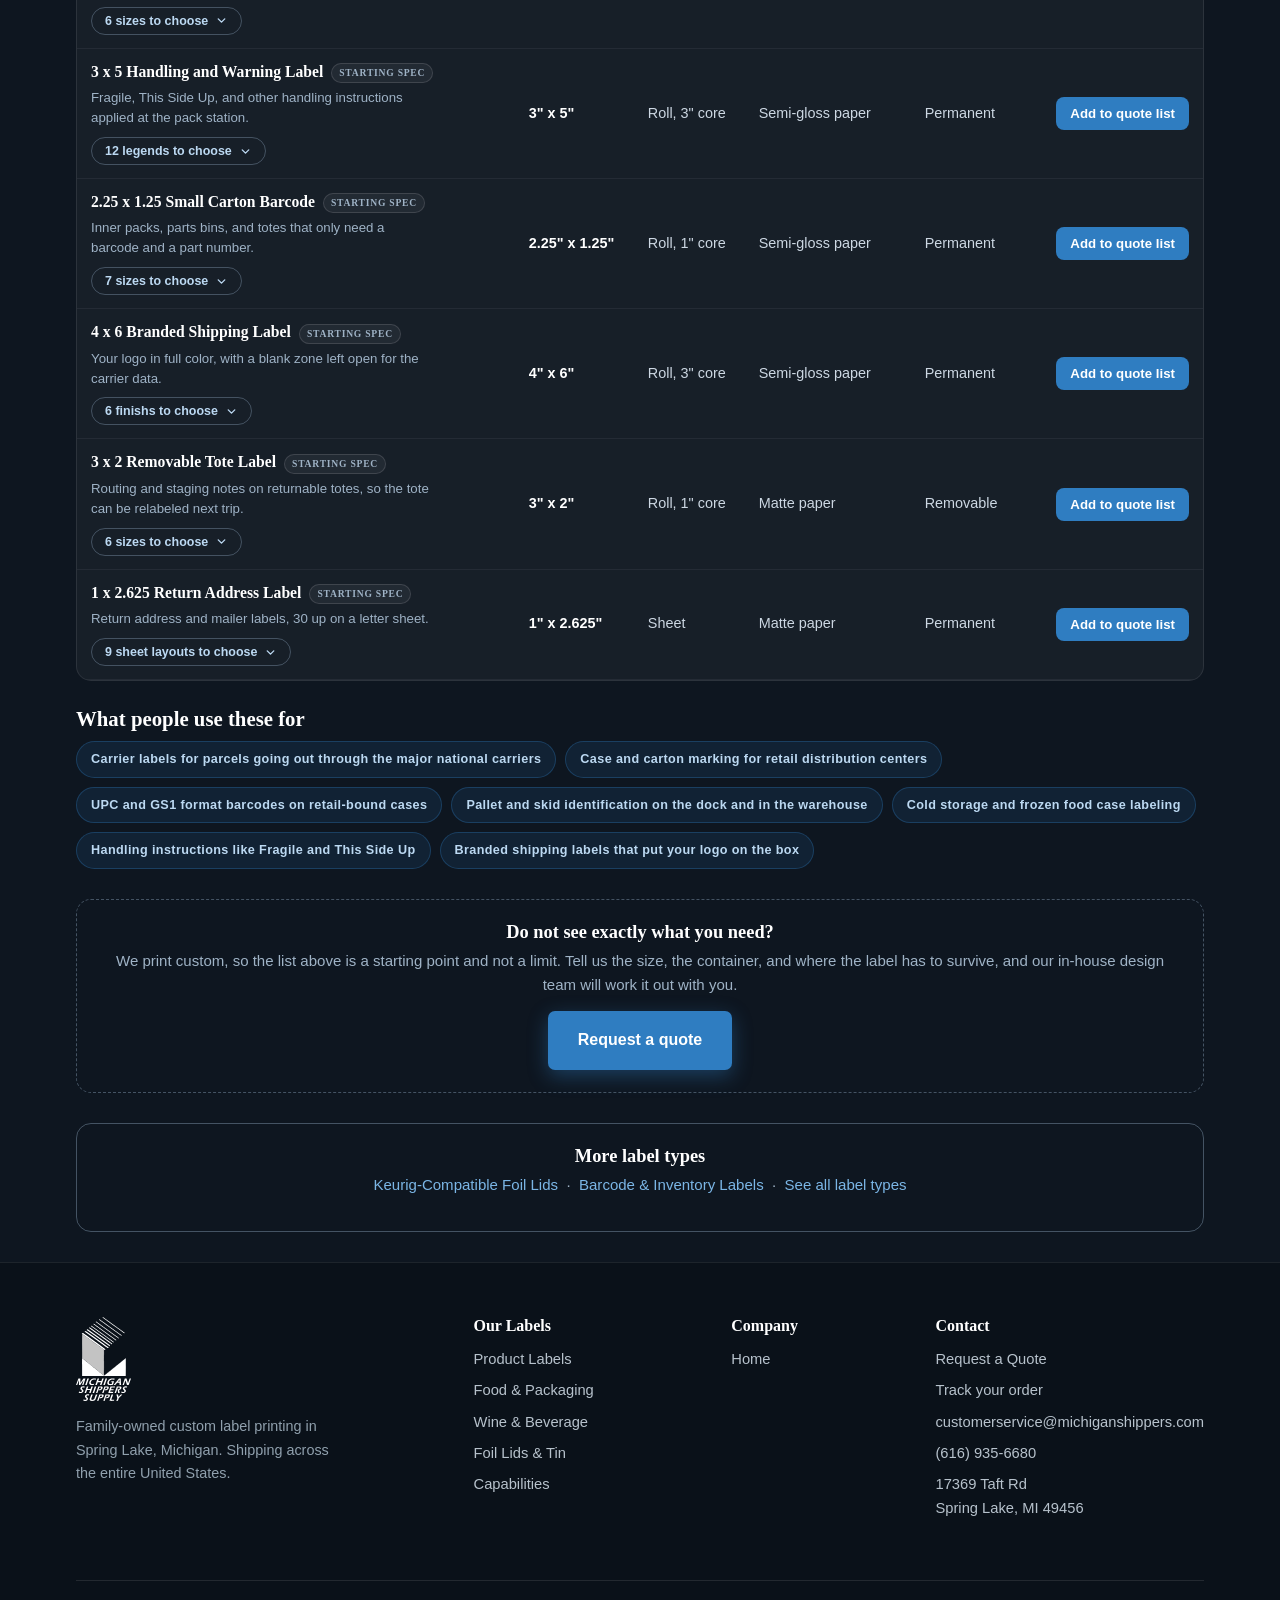
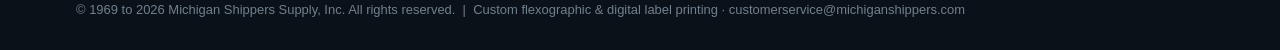
<file: labels-shipping-labels.html>
<!DOCTYPE html>
<html lang="en">
<head>
<meta charset="UTF-8" />
<meta name="viewport" content="width=device-width, initial-scale=1.0" />
<title>Custom Shipping &amp; Handling Labels | Michigan Shippers Supply</title>
<meta name="description" content="Custom Shipping &amp; Handling Labels from Michigan Shippers Supply, Spring Lake Michigan. 12 common starting specs in paper, film, and foil. Printed to order, most jobs ship in 10 days or less." />
<link rel="canonical" href="https://michiganshippers.com/labels-shipping-labels.html" />
<meta property="og:type" content="website" />
<meta property="og:site_name" content="Michigan Shippers Supply" />
<meta property="og:title" content="Custom Shipping &amp; Handling Labels | Michigan Shippers Supply" />
<meta property="og:description" content="Custom Shipping &amp; Handling Labels from Michigan Shippers Supply, Spring Lake Michigan. 12 common starting specs in paper, film, and foil. Printed to order, most jobs ship in 10 days or less." />
<meta property="og:url" content="https://michiganshippers.com/labels-shipping-labels.html" />
<meta property="og:image" content="https://michiganshippers.com/images/social-share.jpg" />
<meta property="og:image:width" content="1200" />
<meta property="og:image:height" content="628" />
<meta name="twitter:card" content="summary_large_image" />
<meta name="twitter:image" content="https://michiganshippers.com/images/social-share.jpg" />
<link rel="icon" type="image/png" sizes="128x128" href="images/favicon-128.png" />
<link rel="apple-touch-icon" href="images/favicon-128.png" />
<script>document.documentElement.className='js';</script>
<link rel="stylesheet" href="immersive.css?v=20260803" />
<link rel="stylesheet" href="labels-browse.css?v=20260803" />
<script type="speculationrules">
{"prerender":[{"where":{"and":[{"href_matches":"/*"},{"not":{"href_matches":"/*\\?*"}}]},"eagerness":"moderate"}]}
</script>
  <script defer src="https://site-stats-dartyforlife.vercel.app/script.js" data-website-id="b9dceac7-76d3-4a54-8c4f-c17c00554771"></script>
</head>
<body>

<div id="pre">
  <img src="images/logo-on-navy.webp?v=20260803" alt="Michigan Shippers Supply" onerror="this.src='images/logo-vertical-light.png'" />
  <div class="pre-bar"><i></i></div>
  <div class="pre-msg" id="preMsg">Warming up the press&hellip;</div>
</div>
<div class="world" aria-hidden="true"></div>

<header class="nav" id="nav">
  <div class="nav-inner">
    <a class="brand" href="index.html" aria-label="Michigan Shippers Supply home">
      <img src="images/logo-horizontal-light.webp?v=20260803" alt="Michigan Shippers Supply" onerror="this.src='images/logo-on-navy.webp?v=20260803'" />
    </a>
    <nav class="links">
      <a href="index.html">Home</a>
      <a class="active" href="labels.html">Our Labels</a>
      <details class="nav-shop">
        <summary>Shop<svg viewBox="0 0 24 24" fill="none" stroke="currentColor" stroke-width="2.5" stroke-linecap="round" stroke-linejoin="round"><polyline points="6 9 12 15 18 9"/></svg></summary>
        <div class="shop-menu">
          <a href="store.html#cat-printers">Printers &amp; Printheads</a>
          <a href="store.html#cat-ribbons">Thermal-Transfer Ribbons</a>
          <a href="store.html#cat-markers">Paint Markers &amp; Coding</a>
          <a href="store.html#cat-applicators">Rollers &amp; Applicators</a>
          <a href="store.html#cat-coatings">UV Varnish &amp; Coatings</a>
          <a href="store.html#cat-barcodes">Barcodes &amp; Scanning</a>
          <a href="store.html#cat-software">Label Software</a>
          <a href="store.html#cat-custom">Custom Orders &amp; Services</a>
          <a class="shop-all" href="store.html">Shop all supplies</a>
        </div>
      </details>
      <a class="nav-signin" href="account.html">Sign In</a>
      <a class="btn btn-primary" href="index.html#contact">Get a Quote</a>
    </nav>
    <button class="nav-toggle" aria-label="Menu" onclick="document.querySelector('nav.links').style.display='flex'">
      <svg width="28" height="28" viewBox="0 0 24 24" fill="none" stroke="#cdd8e3" stroke-width="2"><line x1="3" y1="6" x2="21" y2="6"/><line x1="3" y1="12" x2="21" y2="12"/><line x1="3" y1="18" x2="21" y2="18"/></svg>
    </button>
  </div>
</header>

<main>
  <nav class="crumbs" aria-label="Breadcrumb">
    <a href="index.html">Home</a><span>&gt;</span><a href="labels.html">Our Labels</a><span>&gt;</span>Shipping &amp; Handling Labels
  </nav>

  <section class="lt-hero">
    <div>
      <h1>Shipping &amp; Handling Labels</h1>
      <p class="lt-lead">Scannable, durable labels for cartons, pallets, and parcels, printed to your spec and proofed for your approval before anything goes to press, in 10 days or less. The 4 x 6 is the workhorse, and every row below is a starting point you can change before you ask for a quote.</p>
      <ul class="lt-caps">
        <li><svg viewBox="0 0 24 24" fill="none" stroke="currentColor" stroke-width="2.4" stroke-linecap="round" stroke-linejoin="round"><polyline points="20 6 9 17 4 12"/></svg> Free samples at no cost</li>
        <li><svg viewBox="0 0 24 24" fill="none" stroke="currentColor" stroke-width="2.4" stroke-linecap="round" stroke-linejoin="round"><polyline points="20 6 9 17 4 12"/></svg> A proof before anything prints</li>
        <li><svg viewBox="0 0 24 24" fill="none" stroke="currentColor" stroke-width="2.4" stroke-linecap="round" stroke-linejoin="round"><polyline points="20 6 9 17 4 12"/></svg> Most jobs ship in 10 days or less</li>
      </ul>
    </div>
    <div class="lt-shot"><img src="images/labels-stock/linerless-rolls-tile.webp?v=20260803" alt="Shipping &amp; Handling Labels label stock" loading="eager" decoding="async" width="1000" height="640" /></div>
  </section>

  <div class="lt-note"><div>
    <b>There is no minimum on these.</b> Every label here is printed to order, so these are the specs people start from, not items sitting on a shelf.
    Pick the closest one, add it to your quote list, and tell us what to change. If you do not see your size, we can almost certainly make it.
  </div></div>

  <section class="lt-chart">
    <h2>Common specs</h2>
    <p class="lt-sub">12 starting points for shipping &amp; handling labels. Add as many as you want to one quote.</p>
    <table class="lt-table">
      <thead><tr>
        <th>Label</th><th>Size</th><th>Format</th><th>Material</th><th>Adhesive</th><th></th>
      </tr></thead>
      <tbody>
        <tr>
          <td class="c-name">4 x 6 Shipping Label, Thermal Transfer<span class="lt-flag s" title="A standard starting spec, change anything before we quote">Starting spec</span><div class="c-use">The everyday carrier label, printed on a thermal transfer machine with a wax or wax-resin ribbon.</div><button class="lt-more" type="button" data-expand aria-expanded="false" aria-controls="sub-shipping-labels-0">
            7 sizes to choose
            <span class="picked" data-picked hidden></span><svg class="chev" viewBox="0 0 24 24" fill="none" stroke="currentColor" stroke-width="2.6" stroke-linecap="round" stroke-linejoin="round"><polyline points="6 9 12 15 18 9"/></svg></button></td>
          <td class="c-size" data-l="Size">4&quot; x 6&quot;</td>
          <td data-l="Format">Roll, 3&quot; core</td>
          <td data-l="Material">Semi-gloss paper</td>
          <td data-l="Adhesive">Permanent</td>
          <td class="c-act"><button class="qadd" type="button" data-add data-key="shipping-labels|4 x 6 Shipping Label, Thermal Transfer||4&quot; x 6&quot;|Semi-gloss paper"
            data-cat="shipping-labels" data-catname="Shipping &amp; Handling Labels" data-label="4 x 6 Shipping Label, Thermal Transfer"
            data-size="4&quot; x 6&quot;" data-format="Roll, 3&quot; core"
            data-material="Semi-gloss paper" data-adhesive="Permanent">Add to quote list</button></td>
        </tr>
        <tr class="lt-subrow" id="sub-shipping-labels-0" hidden>
          <td colspan="6">
            <div class="lt-subs">
              <p class="axis">Size, pick any</p>
              <div class="lt-chips">
            <button class="qsub" type="button" data-add data-key="shipping-labels|4 x 6 Shipping Label, Thermal Transfer|4&quot; x 6&quot;|4&quot; x 6&quot;|Semi-gloss paper"
              data-cat="shipping-labels" data-catname="Shipping &amp; Handling Labels" data-label="4 x 6 Shipping Label, Thermal Transfer"
              data-sub="4&quot; x 6&quot;" data-subaxis="Size"
              data-size="4&quot; x 6&quot;" data-format="Roll, 3&quot; core"
              data-material="Semi-gloss paper" data-adhesive="Permanent"
            >4&quot; x 6&quot;<span class="sd">The standard carrier label size</span></button>
            <button class="qsub" type="button" data-add data-key="shipping-labels|4 x 6 Shipping Label, Thermal Transfer|4&quot; x 5&quot;|4&quot; x 6&quot;|Semi-gloss paper"
              data-cat="shipping-labels" data-catname="Shipping &amp; Handling Labels" data-label="4 x 6 Shipping Label, Thermal Transfer"
              data-sub="4&quot; x 5&quot;" data-subaxis="Size"
              data-size="4&quot; x 6&quot;" data-format="Roll, 3&quot; core"
              data-material="Semi-gloss paper" data-adhesive="Permanent"
            >4&quot; x 5&quot;<span class="sd">Shorter label, less liner waste</span></button>
            <button class="qsub" type="button" data-add data-key="shipping-labels|4 x 6 Shipping Label, Thermal Transfer|4&quot; x 4&quot;|4&quot; x 6&quot;|Semi-gloss paper"
              data-cat="shipping-labels" data-catname="Shipping &amp; Handling Labels" data-label="4 x 6 Shipping Label, Thermal Transfer"
              data-sub="4&quot; x 4&quot;" data-subaxis="Size"
              data-size="4&quot; x 6&quot;" data-format="Roll, 3&quot; core"
              data-material="Semi-gloss paper" data-adhesive="Permanent"
            >4&quot; x 4&quot;<span class="sd">Square format for case marking</span></button>
            <button class="qsub" type="button" data-add data-key="shipping-labels|4 x 6 Shipping Label, Thermal Transfer|4&quot; x 3&quot;|4&quot; x 6&quot;|Semi-gloss paper"
              data-cat="shipping-labels" data-catname="Shipping &amp; Handling Labels" data-label="4 x 6 Shipping Label, Thermal Transfer"
              data-sub="4&quot; x 3&quot;" data-subaxis="Size"
              data-size="4&quot; x 6&quot;" data-format="Roll, 3&quot; core"
              data-material="Semi-gloss paper" data-adhesive="Permanent"
            >4&quot; x 3&quot;<span class="sd">Address block and one barcode</span></button>
            <button class="qsub" type="button" data-add data-key="shipping-labels|4 x 6 Shipping Label, Thermal Transfer|4&quot; x 2&quot;|4&quot; x 6&quot;|Semi-gloss paper"
              data-cat="shipping-labels" data-catname="Shipping &amp; Handling Labels" data-label="4 x 6 Shipping Label, Thermal Transfer"
              data-sub="4&quot; x 2&quot;" data-subaxis="Size"
              data-size="4&quot; x 6&quot;" data-format="Roll, 3&quot; core"
              data-material="Semi-gloss paper" data-adhesive="Permanent"
            >4&quot; x 2&quot;<span class="sd">Routing and short address blocks</span></button>
            <button class="qsub" type="button" data-add data-key="shipping-labels|4 x 6 Shipping Label, Thermal Transfer|3&quot; x 5&quot;|4&quot; x 6&quot;|Semi-gloss paper"
              data-cat="shipping-labels" data-catname="Shipping &amp; Handling Labels" data-label="4 x 6 Shipping Label, Thermal Transfer"
              data-sub="3&quot; x 5&quot;" data-subaxis="Size"
              data-size="4&quot; x 6&quot;" data-format="Roll, 3&quot; core"
              data-material="Semi-gloss paper" data-adhesive="Permanent"
            >3&quot; x 5&quot;<span class="sd">Narrower carton and mailer faces</span></button>
            <button class="qsub" type="button" data-add data-key="shipping-labels|4 x 6 Shipping Label, Thermal Transfer|3&quot; x 2&quot;|4&quot; x 6&quot;|Semi-gloss paper"
              data-cat="shipping-labels" data-catname="Shipping &amp; Handling Labels" data-label="4 x 6 Shipping Label, Thermal Transfer"
              data-sub="3&quot; x 2&quot;" data-subaxis="Size"
              data-size="4&quot; x 6&quot;" data-format="Roll, 3&quot; core"
              data-material="Semi-gloss paper" data-adhesive="Permanent"
            >3&quot; x 2&quot;<span class="sd">Small parcels and inner packs</span></button>
              </div>
            </div>
          </td>
        </tr>
        <tr>
          <td class="c-name">4 x 6 Shipping Label, Direct Thermal<span class="lt-flag s" title="A standard starting spec, change anything before we quote">Starting spec</span><div class="c-use">Ecommerce order fulfillment on a desktop printer, with no ribbon to load.</div><button class="lt-more" type="button" data-expand aria-expanded="false" aria-controls="sub-shipping-labels-1">
            4 formats to choose
            <span class="picked" data-picked hidden></span><svg class="chev" viewBox="0 0 24 24" fill="none" stroke="currentColor" stroke-width="2.6" stroke-linecap="round" stroke-linejoin="round"><polyline points="6 9 12 15 18 9"/></svg></button></td>
          <td class="c-size" data-l="Size">4&quot; x 6&quot;</td>
          <td data-l="Format">Roll, 1&quot; core</td>
          <td data-l="Material">Direct thermal paper</td>
          <td data-l="Adhesive">Permanent</td>
          <td class="c-act"><button class="qadd" type="button" data-add data-key="shipping-labels|4 x 6 Shipping Label, Direct Thermal||4&quot; x 6&quot;|Direct thermal paper"
            data-cat="shipping-labels" data-catname="Shipping &amp; Handling Labels" data-label="4 x 6 Shipping Label, Direct Thermal"
            data-size="4&quot; x 6&quot;" data-format="Roll, 1&quot; core"
            data-material="Direct thermal paper" data-adhesive="Permanent">Add to quote list</button></td>
        </tr>
        <tr class="lt-subrow" id="sub-shipping-labels-1" hidden>
          <td colspan="6">
            <div class="lt-subs">
              <p class="axis">Format, pick any</p>
              <div class="lt-chips">
            <button class="qsub" type="button" data-add data-key="shipping-labels|4 x 6 Shipping Label, Direct Thermal|Roll, 1&quot; core|4&quot; x 6&quot;|Direct thermal paper"
              data-cat="shipping-labels" data-catname="Shipping &amp; Handling Labels" data-label="4 x 6 Shipping Label, Direct Thermal"
              data-sub="Roll, 1&quot; core" data-subaxis="Format"
              data-size="4&quot; x 6&quot;" data-format="Roll, 1&quot; core"
              data-material="Direct thermal paper" data-adhesive="Permanent"
            >Roll, 1&quot; core<span class="sd">Desktop printers at a pack station</span></button>
            <button class="qsub" type="button" data-add data-key="shipping-labels|4 x 6 Shipping Label, Direct Thermal|Roll, 1.5&quot; core|4&quot; x 6&quot;|Direct thermal paper"
              data-cat="shipping-labels" data-catname="Shipping &amp; Handling Labels" data-label="4 x 6 Shipping Label, Direct Thermal"
              data-sub="Roll, 1.5&quot; core" data-subaxis="Format"
              data-size="4&quot; x 6&quot;" data-format="Roll, 1&quot; core"
              data-material="Direct thermal paper" data-adhesive="Permanent"
            >Roll, 1.5&quot; core<span class="sd">Mid range desktop and mobile printers</span></button>
            <button class="qsub" type="button" data-add data-key="shipping-labels|4 x 6 Shipping Label, Direct Thermal|Roll, 3&quot; core|4&quot; x 6&quot;|Direct thermal paper"
              data-cat="shipping-labels" data-catname="Shipping &amp; Handling Labels" data-label="4 x 6 Shipping Label, Direct Thermal"
              data-sub="Roll, 3&quot; core" data-subaxis="Format"
              data-size="4&quot; x 6&quot;" data-format="Roll, 1&quot; core"
              data-material="Direct thermal paper" data-adhesive="Permanent"
            >Roll, 3&quot; core<span class="sd">Industrial printers, longer runs per roll</span></button>
            <button class="qsub" type="button" data-add data-key="shipping-labels|4 x 6 Shipping Label, Direct Thermal|Fan-fold stack|4&quot; x 6&quot;|Direct thermal paper"
              data-cat="shipping-labels" data-catname="Shipping &amp; Handling Labels" data-label="4 x 6 Shipping Label, Direct Thermal"
              data-sub="Fan-fold stack" data-subaxis="Format"
              data-size="4&quot; x 6&quot;" data-format="Roll, 1&quot; core"
              data-material="Direct thermal paper" data-adhesive="Permanent"
            >Fan-fold stack<span class="sd">High volume stations, no roll changes</span></button>
              </div>
            </div>
          </td>
        </tr>
        <tr>
          <td class="c-name">4 x 6 Fan-Fold Shipping Label<span class="lt-flag s" title="A standard starting spec, change anything before we quote">Starting spec</span><div class="c-use">Busy pick and pack stations, where stopping to change a roll slows the line.</div><button class="lt-more" type="button" data-expand aria-expanded="false" aria-controls="sub-shipping-labels-2">
            5 sizes to choose
            <span class="picked" data-picked hidden></span><svg class="chev" viewBox="0 0 24 24" fill="none" stroke="currentColor" stroke-width="2.6" stroke-linecap="round" stroke-linejoin="round"><polyline points="6 9 12 15 18 9"/></svg></button></td>
          <td class="c-size" data-l="Size">4&quot; x 6&quot;</td>
          <td data-l="Format">Fan-fold</td>
          <td data-l="Material">Semi-gloss paper</td>
          <td data-l="Adhesive">Permanent</td>
          <td class="c-act"><button class="qadd" type="button" data-add data-key="shipping-labels|4 x 6 Fan-Fold Shipping Label||4&quot; x 6&quot;|Semi-gloss paper"
            data-cat="shipping-labels" data-catname="Shipping &amp; Handling Labels" data-label="4 x 6 Fan-Fold Shipping Label"
            data-size="4&quot; x 6&quot;" data-format="Fan-fold"
            data-material="Semi-gloss paper" data-adhesive="Permanent">Add to quote list</button></td>
        </tr>
        <tr class="lt-subrow" id="sub-shipping-labels-2" hidden>
          <td colspan="6">
            <div class="lt-subs">
              <p class="axis">Size, pick any</p>
              <div class="lt-chips">
            <button class="qsub" type="button" data-add data-key="shipping-labels|4 x 6 Fan-Fold Shipping Label|4&quot; x 6&quot;|4&quot; x 6&quot;|Semi-gloss paper"
              data-cat="shipping-labels" data-catname="Shipping &amp; Handling Labels" data-label="4 x 6 Fan-Fold Shipping Label"
              data-sub="4&quot; x 6&quot;" data-subaxis="Size"
              data-size="4&quot; x 6&quot;" data-format="Fan-fold"
              data-material="Semi-gloss paper" data-adhesive="Permanent"
            >4&quot; x 6&quot;<span class="sd">The workhorse carrier label, stacked</span></button>
            <button class="qsub" type="button" data-add data-key="shipping-labels|4 x 6 Fan-Fold Shipping Label|4&quot; x 5&quot;|4&quot; x 6&quot;|Semi-gloss paper"
              data-cat="shipping-labels" data-catname="Shipping &amp; Handling Labels" data-label="4 x 6 Fan-Fold Shipping Label"
              data-sub="4&quot; x 5&quot;" data-subaxis="Size"
              data-size="4&quot; x 6&quot;" data-format="Fan-fold"
              data-material="Semi-gloss paper" data-adhesive="Permanent"
            >4&quot; x 5&quot;<span class="sd">Shorter face for compact cartons</span></button>
            <button class="qsub" type="button" data-add data-key="shipping-labels|4 x 6 Fan-Fold Shipping Label|4&quot; x 4&quot;|4&quot; x 6&quot;|Semi-gloss paper"
              data-cat="shipping-labels" data-catname="Shipping &amp; Handling Labels" data-label="4 x 6 Fan-Fold Shipping Label"
              data-sub="4&quot; x 4&quot;" data-subaxis="Size"
              data-size="4&quot; x 6&quot;" data-format="Fan-fold"
              data-material="Semi-gloss paper" data-adhesive="Permanent"
            >4&quot; x 4&quot;<span class="sd">Square case and contents marking</span></button>
            <button class="qsub" type="button" data-add data-key="shipping-labels|4 x 6 Fan-Fold Shipping Label|4&quot; x 3&quot;|4&quot; x 6&quot;|Semi-gloss paper"
              data-cat="shipping-labels" data-catname="Shipping &amp; Handling Labels" data-label="4 x 6 Fan-Fold Shipping Label"
              data-sub="4&quot; x 3&quot;" data-subaxis="Size"
              data-size="4&quot; x 6&quot;" data-format="Fan-fold"
              data-material="Semi-gloss paper" data-adhesive="Permanent"
            >4&quot; x 3&quot;<span class="sd">Address block and one barcode</span></button>
            <button class="qsub" type="button" data-add data-key="shipping-labels|4 x 6 Fan-Fold Shipping Label|4&quot; x 2&quot;|4&quot; x 6&quot;|Semi-gloss paper"
              data-cat="shipping-labels" data-catname="Shipping &amp; Handling Labels" data-label="4 x 6 Fan-Fold Shipping Label"
              data-sub="4&quot; x 2&quot;" data-subaxis="Size"
              data-size="4&quot; x 6&quot;" data-format="Fan-fold"
              data-material="Semi-gloss paper" data-adhesive="Permanent"
            >4&quot; x 2&quot;<span class="sd">Routing, lane, and door numbers</span></button>
              </div>
            </div>
          </td>
        </tr>
        <tr>
          <td class="c-name">4 x 6.5 Shipping Label with Tear-Off Stub<span class="lt-flag s" title="A standard starting spec, change anything before we quote">Starting spec</span><div class="c-use">A ship label with a detachable stub for a packing slip or a file copy. Tell us where you want the perforation.</div><button class="lt-more" type="button" data-expand aria-expanded="false" aria-controls="sub-shipping-labels-3">
            5 stub depths to choose
            <span class="picked" data-picked hidden></span><svg class="chev" viewBox="0 0 24 24" fill="none" stroke="currentColor" stroke-width="2.6" stroke-linecap="round" stroke-linejoin="round"><polyline points="6 9 12 15 18 9"/></svg></button></td>
          <td class="c-size" data-l="Size">4&quot; x 6.5&quot;</td>
          <td data-l="Format">Roll, 3&quot; core</td>
          <td data-l="Material">Semi-gloss paper</td>
          <td data-l="Adhesive">Permanent</td>
          <td class="c-act"><button class="qadd" type="button" data-add data-key="shipping-labels|4 x 6.5 Shipping Label with Tear-Off Stub||4&quot; x 6.5&quot;|Semi-gloss paper"
            data-cat="shipping-labels" data-catname="Shipping &amp; Handling Labels" data-label="4 x 6.5 Shipping Label with Tear-Off Stub"
            data-size="4&quot; x 6.5&quot;" data-format="Roll, 3&quot; core"
            data-material="Semi-gloss paper" data-adhesive="Permanent">Add to quote list</button></td>
        </tr>
        <tr class="lt-subrow" id="sub-shipping-labels-3" hidden>
          <td colspan="6">
            <div class="lt-subs">
              <p class="axis">Stub depth, pick any</p>
              <div class="lt-chips">
            <button class="qsub" type="button" data-add data-key="shipping-labels|4 x 6.5 Shipping Label with Tear-Off Stub|0.5&quot; stub|4&quot; x 6.5&quot;|Semi-gloss paper"
              data-cat="shipping-labels" data-catname="Shipping &amp; Handling Labels" data-label="4 x 6.5 Shipping Label with Tear-Off Stub"
              data-sub="0.5&quot; stub" data-subaxis="Stub depth"
              data-size="4&quot; x 6.5&quot;" data-format="Roll, 3&quot; core"
              data-material="Semi-gloss paper" data-adhesive="Permanent"
            >0.5&quot; stub<span class="sd">Overall 4 x 6.5, order number only</span></button>
            <button class="qsub" type="button" data-add data-key="shipping-labels|4 x 6.5 Shipping Label with Tear-Off Stub|0.75&quot; stub|4&quot; x 6.5&quot;|Semi-gloss paper"
              data-cat="shipping-labels" data-catname="Shipping &amp; Handling Labels" data-label="4 x 6.5 Shipping Label with Tear-Off Stub"
              data-sub="0.75&quot; stub" data-subaxis="Stub depth"
              data-size="4&quot; x 6.5&quot;" data-format="Roll, 3&quot; core"
              data-material="Semi-gloss paper" data-adhesive="Permanent"
            >0.75&quot; stub<span class="sd">Overall 4 x 6.75, number plus date</span></button>
            <button class="qsub" type="button" data-add data-key="shipping-labels|4 x 6.5 Shipping Label with Tear-Off Stub|1&quot; stub|4&quot; x 6.5&quot;|Semi-gloss paper"
              data-cat="shipping-labels" data-catname="Shipping &amp; Handling Labels" data-label="4 x 6.5 Shipping Label with Tear-Off Stub"
              data-sub="1&quot; stub" data-subaxis="Stub depth"
              data-size="4&quot; x 6.5&quot;" data-format="Roll, 3&quot; core"
              data-material="Semi-gloss paper" data-adhesive="Permanent"
            >1&quot; stub<span class="sd">Overall 4 x 7, short file copy</span></button>
            <button class="qsub" type="button" data-add data-key="shipping-labels|4 x 6.5 Shipping Label with Tear-Off Stub|1.5&quot; stub|4&quot; x 6.5&quot;|Semi-gloss paper"
              data-cat="shipping-labels" data-catname="Shipping &amp; Handling Labels" data-label="4 x 6.5 Shipping Label with Tear-Off Stub"
              data-sub="1.5&quot; stub" data-subaxis="Stub depth"
              data-size="4&quot; x 6.5&quot;" data-format="Roll, 3&quot; core"
              data-material="Semi-gloss paper" data-adhesive="Permanent"
            >1.5&quot; stub<span class="sd">Overall 4 x 7.5, packing detail</span></button>
            <button class="qsub" type="button" data-add data-key="shipping-labels|4 x 6.5 Shipping Label with Tear-Off Stub|2&quot; stub|4&quot; x 6.5&quot;|Semi-gloss paper"
              data-cat="shipping-labels" data-catname="Shipping &amp; Handling Labels" data-label="4 x 6.5 Shipping Label with Tear-Off Stub"
              data-sub="2&quot; stub" data-subaxis="Stub depth"
              data-size="4&quot; x 6.5&quot;" data-format="Roll, 3&quot; core"
              data-material="Semi-gloss paper" data-adhesive="Permanent"
            >2&quot; stub<span class="sd">Overall 4 x 8, full packing slip</span></button>
              </div>
            </div>
          </td>
        </tr>
        <tr>
          <td class="c-name">4 x 4 Carton Label<span class="lt-flag s" title="A standard starting spec, change anything before we quote">Starting spec</span><div class="c-use">Case contents, item counts, and UPC or GS1 format barcodes on outbound cartons.</div><button class="lt-more" type="button" data-expand aria-expanded="false" aria-controls="sub-shipping-labels-4">
            8 barcodes to choose
            <span class="picked" data-picked hidden></span><svg class="chev" viewBox="0 0 24 24" fill="none" stroke="currentColor" stroke-width="2.6" stroke-linecap="round" stroke-linejoin="round"><polyline points="6 9 12 15 18 9"/></svg></button></td>
          <td class="c-size" data-l="Size">4&quot; x 4&quot;</td>
          <td data-l="Format">Roll, 3&quot; core</td>
          <td data-l="Material">Semi-gloss paper</td>
          <td data-l="Adhesive">Permanent</td>
          <td class="c-act"><button class="qadd" type="button" data-add data-key="shipping-labels|4 x 4 Carton Label||4&quot; x 4&quot;|Semi-gloss paper"
            data-cat="shipping-labels" data-catname="Shipping &amp; Handling Labels" data-label="4 x 4 Carton Label"
            data-size="4&quot; x 4&quot;" data-format="Roll, 3&quot; core"
            data-material="Semi-gloss paper" data-adhesive="Permanent">Add to quote list</button></td>
        </tr>
        <tr class="lt-subrow" id="sub-shipping-labels-4" hidden>
          <td colspan="6">
            <div class="lt-subs">
              <p class="axis">Barcode, pick any</p>
              <div class="lt-chips">
            <button class="qsub" type="button" data-add data-key="shipping-labels|4 x 4 Carton Label|UPC-A|4&quot; x 4&quot;|Semi-gloss paper"
              data-cat="shipping-labels" data-catname="Shipping &amp; Handling Labels" data-label="4 x 4 Carton Label"
              data-sub="UPC-A" data-subaxis="Barcode"
              data-size="4&quot; x 4&quot;" data-format="Roll, 3&quot; core"
              data-material="Semi-gloss paper" data-adhesive="Permanent"
            >UPC-A<span class="sd">Retail unit codes, twelve digits</span></button>
            <button class="qsub" type="button" data-add data-key="shipping-labels|4 x 4 Carton Label|EAN-13|4&quot; x 4&quot;|Semi-gloss paper"
              data-cat="shipping-labels" data-catname="Shipping &amp; Handling Labels" data-label="4 x 4 Carton Label"
              data-sub="EAN-13" data-subaxis="Barcode"
              data-size="4&quot; x 4&quot;" data-format="Roll, 3&quot; core"
              data-material="Semi-gloss paper" data-adhesive="Permanent"
            >EAN-13<span class="sd">International retail codes, thirteen digits</span></button>
            <button class="qsub" type="button" data-add data-key="shipping-labels|4 x 4 Carton Label|ITF-14|4&quot; x 4&quot;|Semi-gloss paper"
              data-cat="shipping-labels" data-catname="Shipping &amp; Handling Labels" data-label="4 x 4 Carton Label"
              data-sub="ITF-14" data-subaxis="Barcode"
              data-size="4&quot; x 4&quot;" data-format="Roll, 3&quot; core"
              data-material="Semi-gloss paper" data-adhesive="Permanent"
            >ITF-14<span class="sd">Case and inner pack codes</span></button>
            <button class="qsub" type="button" data-add data-key="shipping-labels|4 x 4 Carton Label|GS1-128|4&quot; x 4&quot;|Semi-gloss paper"
              data-cat="shipping-labels" data-catname="Shipping &amp; Handling Labels" data-label="4 x 4 Carton Label"
              data-sub="GS1-128" data-subaxis="Barcode"
              data-size="4&quot; x 4&quot;" data-format="Roll, 3&quot; core"
              data-material="Semi-gloss paper" data-adhesive="Permanent"
            >GS1-128<span class="sd">Case data with application identifiers</span></button>
            <button class="qsub" type="button" data-add data-key="shipping-labels|4 x 4 Carton Label|Code 128|4&quot; x 4&quot;|Semi-gloss paper"
              data-cat="shipping-labels" data-catname="Shipping &amp; Handling Labels" data-label="4 x 4 Carton Label"
              data-sub="Code 128" data-subaxis="Barcode"
              data-size="4&quot; x 4&quot;" data-format="Roll, 3&quot; core"
              data-material="Semi-gloss paper" data-adhesive="Permanent"
            >Code 128<span class="sd">General purpose alphanumeric internal codes</span></button>
            <button class="qsub" type="button" data-add data-key="shipping-labels|4 x 4 Carton Label|Code 39|4&quot; x 4&quot;|Semi-gloss paper"
              data-cat="shipping-labels" data-catname="Shipping &amp; Handling Labels" data-label="4 x 4 Carton Label"
              data-sub="Code 39" data-subaxis="Barcode"
              data-size="4&quot; x 4&quot;" data-format="Roll, 3&quot; core"
              data-material="Semi-gloss paper" data-adhesive="Permanent"
            >Code 39<span class="sd">Legacy systems and parts numbering</span></button>
            <button class="qsub" type="button" data-add data-key="shipping-labels|4 x 4 Carton Label|GS1 DataMatrix|4&quot; x 4&quot;|Semi-gloss paper"
              data-cat="shipping-labels" data-catname="Shipping &amp; Handling Labels" data-label="4 x 4 Carton Label"
              data-sub="GS1 DataMatrix" data-subaxis="Barcode"
              data-size="4&quot; x 4&quot;" data-format="Roll, 3&quot; core"
              data-material="Semi-gloss paper" data-adhesive="Permanent"
            >GS1 DataMatrix<span class="sd">Two dimensional code, small footprint</span></button>
            <button class="qsub" type="button" data-add data-key="shipping-labels|4 x 4 Carton Label|QR Code|4&quot; x 4&quot;|Semi-gloss paper"
              data-cat="shipping-labels" data-catname="Shipping &amp; Handling Labels" data-label="4 x 4 Carton Label"
              data-sub="QR Code" data-subaxis="Barcode"
              data-size="4&quot; x 4&quot;" data-format="Roll, 3&quot; core"
              data-material="Semi-gloss paper" data-adhesive="Permanent"
            >QR Code<span class="sd">Links a scan to your page</span></button>
              </div>
            </div>
          </td>
        </tr>
        <tr>
          <td class="c-name">4 x 6 Pallet Placard, Film<span class="lt-flag s" title="A standard starting spec, change anything before we quote">Starting spec</span><div class="c-use">Pallet and skid identification on rough corrugated, plus outdoor staging and humid transit.</div><button class="lt-more" type="button" data-expand aria-expanded="false" aria-controls="sub-shipping-labels-5">
            5 sizes to choose
            <span class="picked" data-picked hidden></span><svg class="chev" viewBox="0 0 24 24" fill="none" stroke="currentColor" stroke-width="2.6" stroke-linecap="round" stroke-linejoin="round"><polyline points="6 9 12 15 18 9"/></svg></button></td>
          <td class="c-size" data-l="Size">4&quot; x 6&quot;</td>
          <td data-l="Format">Roll, 3&quot; core</td>
          <td data-l="Material">White film</td>
          <td data-l="Adhesive">High tack</td>
          <td class="c-act"><button class="qadd" type="button" data-add data-key="shipping-labels|4 x 6 Pallet Placard, Film||4&quot; x 6&quot;|White film"
            data-cat="shipping-labels" data-catname="Shipping &amp; Handling Labels" data-label="4 x 6 Pallet Placard, Film"
            data-size="4&quot; x 6&quot;" data-format="Roll, 3&quot; core"
            data-material="White film" data-adhesive="High tack">Add to quote list</button></td>
        </tr>
        <tr class="lt-subrow" id="sub-shipping-labels-5" hidden>
          <td colspan="6">
            <div class="lt-subs">
              <p class="axis">Size, pick any</p>
              <div class="lt-chips">
            <button class="qsub" type="button" data-add data-key="shipping-labels|4 x 6 Pallet Placard, Film|4&quot; x 6&quot;|4&quot; x 6&quot;|White film"
              data-cat="shipping-labels" data-catname="Shipping &amp; Handling Labels" data-label="4 x 6 Pallet Placard, Film"
              data-sub="4&quot; x 6&quot;" data-subaxis="Size"
              data-size="4&quot; x 6&quot;" data-format="Roll, 3&quot; core"
              data-material="White film" data-adhesive="High tack"
            >4&quot; x 6&quot;<span class="sd">Standard pallet placard on corrugated</span></button>
            <button class="qsub" type="button" data-add data-key="shipping-labels|4 x 6 Pallet Placard, Film|4&quot; x 8&quot;|4&quot; x 6&quot;|White film"
              data-cat="shipping-labels" data-catname="Shipping &amp; Handling Labels" data-label="4 x 6 Pallet Placard, Film"
              data-sub="4&quot; x 8&quot;" data-subaxis="Size"
              data-size="4&quot; x 6&quot;" data-format="Roll, 3&quot; core"
              data-material="White film" data-adhesive="High tack"
            >4&quot; x 8&quot;<span class="sd">Taller stack for extra data zones</span></button>
            <button class="qsub" type="button" data-add data-key="shipping-labels|4 x 6 Pallet Placard, Film|6&quot; x 4&quot;|4&quot; x 6&quot;|White film"
              data-cat="shipping-labels" data-catname="Shipping &amp; Handling Labels" data-label="4 x 6 Pallet Placard, Film"
              data-sub="6&quot; x 4&quot;" data-subaxis="Size"
              data-size="4&quot; x 6&quot;" data-format="Roll, 3&quot; core"
              data-material="White film" data-adhesive="High tack"
            >6&quot; x 4&quot;<span class="sd">Wide layout for long barcodes</span></button>
            <button class="qsub" type="button" data-add data-key="shipping-labels|4 x 6 Pallet Placard, Film|6&quot; x 8&quot;|4&quot; x 6&quot;|White film"
              data-cat="shipping-labels" data-catname="Shipping &amp; Handling Labels" data-label="4 x 6 Pallet Placard, Film"
              data-sub="6&quot; x 8&quot;" data-subaxis="Size"
              data-size="4&quot; x 6&quot;" data-format="Roll, 3&quot; core"
              data-material="White film" data-adhesive="High tack"
            >6&quot; x 8&quot;<span class="sd">Full logistics placard, readable across dock</span></button>
            <button class="qsub" type="button" data-add data-key="shipping-labels|4 x 6 Pallet Placard, Film|8.5&quot; x 11&quot;|4&quot; x 6&quot;|White film"
              data-cat="shipping-labels" data-catname="Shipping &amp; Handling Labels" data-label="4 x 6 Pallet Placard, Film"
              data-sub="8.5&quot; x 11&quot;" data-subaxis="Size"
              data-size="4&quot; x 6&quot;" data-format="Roll, 3&quot; core"
              data-material="White film" data-adhesive="High tack"
            >8.5&quot; x 11&quot;<span class="sd">Largest placard, read from distance</span></button>
              </div>
            </div>
          </td>
        </tr>
        <tr>
          <td class="c-name">4 x 6 Freezer Grade Shipping Label<span class="lt-flag s" title="A standard starting spec, change anything before we quote">Starting spec</span><div class="c-use">Cold storage and frozen food cases, where a standard adhesive lets go at the corner.</div><button class="lt-more" type="button" data-expand aria-expanded="false" aria-controls="sub-shipping-labels-6">
            6 sizes to choose
            <span class="picked" data-picked hidden></span><svg class="chev" viewBox="0 0 24 24" fill="none" stroke="currentColor" stroke-width="2.6" stroke-linecap="round" stroke-linejoin="round"><polyline points="6 9 12 15 18 9"/></svg></button></td>
          <td class="c-size" data-l="Size">4&quot; x 6&quot;</td>
          <td data-l="Format">Roll, 3&quot; core</td>
          <td data-l="Material">Semi-gloss paper</td>
          <td data-l="Adhesive">Freezer grade</td>
          <td class="c-act"><button class="qadd" type="button" data-add data-key="shipping-labels|4 x 6 Freezer Grade Shipping Label||4&quot; x 6&quot;|Semi-gloss paper"
            data-cat="shipping-labels" data-catname="Shipping &amp; Handling Labels" data-label="4 x 6 Freezer Grade Shipping Label"
            data-size="4&quot; x 6&quot;" data-format="Roll, 3&quot; core"
            data-material="Semi-gloss paper" data-adhesive="Freezer grade">Add to quote list</button></td>
        </tr>
        <tr class="lt-subrow" id="sub-shipping-labels-6" hidden>
          <td colspan="6">
            <div class="lt-subs">
              <p class="axis">Size, pick any</p>
              <div class="lt-chips">
            <button class="qsub" type="button" data-add data-key="shipping-labels|4 x 6 Freezer Grade Shipping Label|4&quot; x 6&quot;|4&quot; x 6&quot;|Semi-gloss paper"
              data-cat="shipping-labels" data-catname="Shipping &amp; Handling Labels" data-label="4 x 6 Freezer Grade Shipping Label"
              data-sub="4&quot; x 6&quot;" data-subaxis="Size"
              data-size="4&quot; x 6&quot;" data-format="Roll, 3&quot; core"
              data-material="Semi-gloss paper" data-adhesive="Freezer grade"
            >4&quot; x 6&quot;<span class="sd">Carrier label on frozen cases</span></button>
            <button class="qsub" type="button" data-add data-key="shipping-labels|4 x 6 Freezer Grade Shipping Label|4&quot; x 4&quot;|4&quot; x 6&quot;|Semi-gloss paper"
              data-cat="shipping-labels" data-catname="Shipping &amp; Handling Labels" data-label="4 x 6 Freezer Grade Shipping Label"
              data-sub="4&quot; x 4&quot;" data-subaxis="Size"
              data-size="4&quot; x 6&quot;" data-format="Roll, 3&quot; core"
              data-material="Semi-gloss paper" data-adhesive="Freezer grade"
            >4&quot; x 4&quot;<span class="sd">Square case marking in cold storage</span></button>
            <button class="qsub" type="button" data-add data-key="shipping-labels|4 x 6 Freezer Grade Shipping Label|4&quot; x 3&quot;|4&quot; x 6&quot;|Semi-gloss paper"
              data-cat="shipping-labels" data-catname="Shipping &amp; Handling Labels" data-label="4 x 6 Freezer Grade Shipping Label"
              data-sub="4&quot; x 3&quot;" data-subaxis="Size"
              data-size="4&quot; x 6&quot;" data-format="Roll, 3&quot; core"
              data-material="Semi-gloss paper" data-adhesive="Freezer grade"
            >4&quot; x 3&quot;<span class="sd">Contents and lot on frozen cartons</span></button>
            <button class="qsub" type="button" data-add data-key="shipping-labels|4 x 6 Freezer Grade Shipping Label|4&quot; x 2&quot;|4&quot; x 6&quot;|Semi-gloss paper"
              data-cat="shipping-labels" data-catname="Shipping &amp; Handling Labels" data-label="4 x 6 Freezer Grade Shipping Label"
              data-sub="4&quot; x 2&quot;" data-subaxis="Size"
              data-size="4&quot; x 6&quot;" data-format="Roll, 3&quot; core"
              data-material="Semi-gloss paper" data-adhesive="Freezer grade"
            >4&quot; x 2&quot;<span class="sd">Date and lot coding only</span></button>
            <button class="qsub" type="button" data-add data-key="shipping-labels|4 x 6 Freezer Grade Shipping Label|3&quot; x 2&quot;|4&quot; x 6&quot;|Semi-gloss paper"
              data-cat="shipping-labels" data-catname="Shipping &amp; Handling Labels" data-label="4 x 6 Freezer Grade Shipping Label"
              data-sub="3&quot; x 2&quot;" data-subaxis="Size"
              data-size="4&quot; x 6&quot;" data-format="Roll, 3&quot; core"
              data-material="Semi-gloss paper" data-adhesive="Freezer grade"
            >3&quot; x 2&quot;<span class="sd">Inner packs and retail freezer units</span></button>
            <button class="qsub" type="button" data-add data-key="shipping-labels|4 x 6 Freezer Grade Shipping Label|2&quot; x 1&quot;|4&quot; x 6&quot;|Semi-gloss paper"
              data-cat="shipping-labels" data-catname="Shipping &amp; Handling Labels" data-label="4 x 6 Freezer Grade Shipping Label"
              data-sub="2&quot; x 1&quot;" data-subaxis="Size"
              data-size="4&quot; x 6&quot;" data-format="Roll, 3&quot; core"
              data-material="Semi-gloss paper" data-adhesive="Freezer grade"
            >2&quot; x 1&quot;<span class="sd">Small barcode on frozen items</span></button>
              </div>
            </div>
          </td>
        </tr>
        <tr>
          <td class="c-name">3 x 5 Handling and Warning Label<span class="lt-flag s" title="A standard starting spec, change anything before we quote">Starting spec</span><div class="c-use">Fragile, This Side Up, and other handling instructions applied at the pack station.</div><button class="lt-more" type="button" data-expand aria-expanded="false" aria-controls="sub-shipping-labels-7">
            12 legends to choose
            <span class="picked" data-picked hidden></span><svg class="chev" viewBox="0 0 24 24" fill="none" stroke="currentColor" stroke-width="2.6" stroke-linecap="round" stroke-linejoin="round"><polyline points="6 9 12 15 18 9"/></svg></button></td>
          <td class="c-size" data-l="Size">3&quot; x 5&quot;</td>
          <td data-l="Format">Roll, 3&quot; core</td>
          <td data-l="Material">Semi-gloss paper</td>
          <td data-l="Adhesive">Permanent</td>
          <td class="c-act"><button class="qadd" type="button" data-add data-key="shipping-labels|3 x 5 Handling and Warning Label||3&quot; x 5&quot;|Semi-gloss paper"
            data-cat="shipping-labels" data-catname="Shipping &amp; Handling Labels" data-label="3 x 5 Handling and Warning Label"
            data-size="3&quot; x 5&quot;" data-format="Roll, 3&quot; core"
            data-material="Semi-gloss paper" data-adhesive="Permanent">Add to quote list</button></td>
        </tr>
        <tr class="lt-subrow" id="sub-shipping-labels-7" hidden>
          <td colspan="6">
            <div class="lt-subs">
              <p class="axis">Legend, pick any</p>
              <div class="lt-chips">
            <button class="qsub" type="button" data-add data-key="shipping-labels|3 x 5 Handling and Warning Label|FRAGILE|3&quot; x 5&quot;|Semi-gloss paper"
              data-cat="shipping-labels" data-catname="Shipping &amp; Handling Labels" data-label="3 x 5 Handling and Warning Label"
              data-sub="FRAGILE" data-subaxis="Legend"
              data-size="3&quot; x 5&quot;" data-format="Roll, 3&quot; core"
              data-material="Semi-gloss paper" data-adhesive="Permanent"
            >FRAGILE<span class="sd">Glass, ceramics, and breakable goods</span></button>
            <button class="qsub" type="button" data-add data-key="shipping-labels|3 x 5 Handling and Warning Label|THIS SIDE UP|3&quot; x 5&quot;|Semi-gloss paper"
              data-cat="shipping-labels" data-catname="Shipping &amp; Handling Labels" data-label="3 x 5 Handling and Warning Label"
              data-sub="THIS SIDE UP" data-subaxis="Legend"
              data-size="3&quot; x 5&quot;" data-format="Roll, 3&quot; core"
              data-material="Semi-gloss paper" data-adhesive="Permanent"
            >THIS SIDE UP<span class="sd">Orientation for liquids and packed trays</span></button>
            <button class="qsub" type="button" data-add data-key="shipping-labels|3 x 5 Handling and Warning Label|HANDLE WITH CARE|3&quot; x 5&quot;|Semi-gloss paper"
              data-cat="shipping-labels" data-catname="Shipping &amp; Handling Labels" data-label="3 x 5 Handling and Warning Label"
              data-sub="HANDLE WITH CARE" data-subaxis="Legend"
              data-size="3&quot; x 5&quot;" data-format="Roll, 3&quot; core"
              data-material="Semi-gloss paper" data-adhesive="Permanent"
            >HANDLE WITH CARE<span class="sd">General caution on the outer carton</span></button>
            <button class="qsub" type="button" data-add data-key="shipping-labels|3 x 5 Handling and Warning Label|DO NOT STACK|3&quot; x 5&quot;|Semi-gloss paper"
              data-cat="shipping-labels" data-catname="Shipping &amp; Handling Labels" data-label="3 x 5 Handling and Warning Label"
              data-sub="DO NOT STACK" data-subaxis="Legend"
              data-size="3&quot; x 5&quot;" data-format="Roll, 3&quot; core"
              data-material="Semi-gloss paper" data-adhesive="Permanent"
            >DO NOT STACK<span class="sd">Crush risk on light cartons</span></button>
            <button class="qsub" type="button" data-add data-key="shipping-labels|3 x 5 Handling and Warning Label|KEEP DRY|3&quot; x 5&quot;|Semi-gloss paper"
              data-cat="shipping-labels" data-catname="Shipping &amp; Handling Labels" data-label="3 x 5 Handling and Warning Label"
              data-sub="KEEP DRY" data-subaxis="Legend"
              data-size="3&quot; x 5&quot;" data-format="Roll, 3&quot; core"
              data-material="Semi-gloss paper" data-adhesive="Permanent"
            >KEEP DRY<span class="sd">Moisture sensitive contents in transit</span></button>
            <button class="qsub" type="button" data-add data-key="shipping-labels|3 x 5 Handling and Warning Label|HEAVY|3&quot; x 5&quot;|Semi-gloss paper"
              data-cat="shipping-labels" data-catname="Shipping &amp; Handling Labels" data-label="3 x 5 Handling and Warning Label"
              data-sub="HEAVY" data-subaxis="Legend"
              data-size="3&quot; x 5&quot;" data-format="Roll, 3&quot; core"
              data-material="Semi-gloss paper" data-adhesive="Permanent"
            >HEAVY<span class="sd">Warns the handler before the lift</span></button>
            <button class="qsub" type="button" data-add data-key="shipping-labels|3 x 5 Handling and Warning Label|RUSH|3&quot; x 5&quot;|Semi-gloss paper"
              data-cat="shipping-labels" data-catname="Shipping &amp; Handling Labels" data-label="3 x 5 Handling and Warning Label"
              data-sub="RUSH" data-subaxis="Legend"
              data-size="3&quot; x 5&quot;" data-format="Roll, 3&quot; core"
              data-material="Semi-gloss paper" data-adhesive="Permanent"
            >RUSH<span class="sd">Priority orders on the dock</span></button>
            <button class="qsub" type="button" data-add data-key="shipping-labels|3 x 5 Handling and Warning Label|PERISHABLE|3&quot; x 5&quot;|Semi-gloss paper"
              data-cat="shipping-labels" data-catname="Shipping &amp; Handling Labels" data-label="3 x 5 Handling and Warning Label"
              data-sub="PERISHABLE" data-subaxis="Legend"
              data-size="3&quot; x 5&quot;" data-format="Roll, 3&quot; core"
              data-material="Semi-gloss paper" data-adhesive="Permanent"
            >PERISHABLE<span class="sd">Food and short shelf life goods</span></button>
            <button class="qsub" type="button" data-add data-key="shipping-labels|3 x 5 Handling and Warning Label|KEEP FROZEN|3&quot; x 5&quot;|Semi-gloss paper"
              data-cat="shipping-labels" data-catname="Shipping &amp; Handling Labels" data-label="3 x 5 Handling and Warning Label"
              data-sub="KEEP FROZEN" data-subaxis="Legend"
              data-size="3&quot; x 5&quot;" data-format="Roll, 3&quot; core"
              data-material="Semi-gloss paper" data-adhesive="Permanent"
            >KEEP FROZEN<span class="sd">Frozen freight moving through cold chain</span></button>
            <button class="qsub" type="button" data-add data-key="shipping-labels|3 x 5 Handling and Warning Label|KEEP REFRIGERATED|3&quot; x 5&quot;|Semi-gloss paper"
              data-cat="shipping-labels" data-catname="Shipping &amp; Handling Labels" data-label="3 x 5 Handling and Warning Label"
              data-sub="KEEP REFRIGERATED" data-subaxis="Legend"
              data-size="3&quot; x 5&quot;" data-format="Roll, 3&quot; core"
              data-material="Semi-gloss paper" data-adhesive="Permanent"
            >KEEP REFRIGERATED<span class="sd">Chilled goods that cannot freeze</span></button>
            <button class="qsub" type="button" data-add data-key="shipping-labels|3 x 5 Handling and Warning Label|TEAM LIFT|3&quot; x 5&quot;|Semi-gloss paper"
              data-cat="shipping-labels" data-catname="Shipping &amp; Handling Labels" data-label="3 x 5 Handling and Warning Label"
              data-sub="TEAM LIFT" data-subaxis="Legend"
              data-size="3&quot; x 5&quot;" data-format="Roll, 3&quot; core"
              data-material="Semi-gloss paper" data-adhesive="Permanent"
            >TEAM LIFT<span class="sd">Two person lift on the carton</span></button>
            <button class="qsub" type="button" data-add data-key="shipping-labels|3 x 5 Handling and Warning Label|GLASS|3&quot; x 5&quot;|Semi-gloss paper"
              data-cat="shipping-labels" data-catname="Shipping &amp; Handling Labels" data-label="3 x 5 Handling and Warning Label"
              data-sub="GLASS" data-subaxis="Legend"
              data-size="3&quot; x 5&quot;" data-format="Roll, 3&quot; core"
              data-material="Semi-gloss paper" data-adhesive="Permanent"
            >GLASS<span class="sd">Names the contents at a glance</span></button>
              </div>
            </div>
          </td>
        </tr>
        <tr>
          <td class="c-name">2.25 x 1.25 Small Carton Barcode<span class="lt-flag s" title="A standard starting spec, change anything before we quote">Starting spec</span><div class="c-use">Inner packs, parts bins, and totes that only need a barcode and a part number.</div><button class="lt-more" type="button" data-expand aria-expanded="false" aria-controls="sub-shipping-labels-8">
            7 sizes to choose
            <span class="picked" data-picked hidden></span><svg class="chev" viewBox="0 0 24 24" fill="none" stroke="currentColor" stroke-width="2.6" stroke-linecap="round" stroke-linejoin="round"><polyline points="6 9 12 15 18 9"/></svg></button></td>
          <td class="c-size" data-l="Size">2.25&quot; x 1.25&quot;</td>
          <td data-l="Format">Roll, 1&quot; core</td>
          <td data-l="Material">Semi-gloss paper</td>
          <td data-l="Adhesive">Permanent</td>
          <td class="c-act"><button class="qadd" type="button" data-add data-key="shipping-labels|2.25 x 1.25 Small Carton Barcode||2.25&quot; x 1.25&quot;|Semi-gloss paper"
            data-cat="shipping-labels" data-catname="Shipping &amp; Handling Labels" data-label="2.25 x 1.25 Small Carton Barcode"
            data-size="2.25&quot; x 1.25&quot;" data-format="Roll, 1&quot; core"
            data-material="Semi-gloss paper" data-adhesive="Permanent">Add to quote list</button></td>
        </tr>
        <tr class="lt-subrow" id="sub-shipping-labels-8" hidden>
          <td colspan="6">
            <div class="lt-subs">
              <p class="axis">Size, pick any</p>
              <div class="lt-chips">
            <button class="qsub" type="button" data-add data-key="shipping-labels|2.25 x 1.25 Small Carton Barcode|2.25&quot; x 1.25&quot;|2.25&quot; x 1.25&quot;|Semi-gloss paper"
              data-cat="shipping-labels" data-catname="Shipping &amp; Handling Labels" data-label="2.25 x 1.25 Small Carton Barcode"
              data-sub="2.25&quot; x 1.25&quot;" data-subaxis="Size"
              data-size="2.25&quot; x 1.25&quot;" data-format="Roll, 1&quot; core"
              data-material="Semi-gloss paper" data-adhesive="Permanent"
            >2.25&quot; x 1.25&quot;<span class="sd">Barcode with a part number</span></button>
            <button class="qsub" type="button" data-add data-key="shipping-labels|2.25 x 1.25 Small Carton Barcode|2&quot; x 1&quot;|2.25&quot; x 1.25&quot;|Semi-gloss paper"
              data-cat="shipping-labels" data-catname="Shipping &amp; Handling Labels" data-label="2.25 x 1.25 Small Carton Barcode"
              data-sub="2&quot; x 1&quot;" data-subaxis="Size"
              data-size="2.25&quot; x 1.25&quot;" data-format="Roll, 1&quot; core"
              data-material="Semi-gloss paper" data-adhesive="Permanent"
            >2&quot; x 1&quot;<span class="sd">Common inner pack barcode size</span></button>
            <button class="qsub" type="button" data-add data-key="shipping-labels|2.25 x 1.25 Small Carton Barcode|1.5&quot; x 1&quot;|2.25&quot; x 1.25&quot;|Semi-gloss paper"
              data-cat="shipping-labels" data-catname="Shipping &amp; Handling Labels" data-label="2.25 x 1.25 Small Carton Barcode"
              data-sub="1.5&quot; x 1&quot;" data-subaxis="Size"
              data-size="2.25&quot; x 1.25&quot;" data-format="Roll, 1&quot; core"
              data-material="Semi-gloss paper" data-adhesive="Permanent"
            >1.5&quot; x 1&quot;<span class="sd">Small parts bins and totes</span></button>
            <button class="qsub" type="button" data-add data-key="shipping-labels|2.25 x 1.25 Small Carton Barcode|3&quot; x 1&quot;|2.25&quot; x 1.25&quot;|Semi-gloss paper"
              data-cat="shipping-labels" data-catname="Shipping &amp; Handling Labels" data-label="2.25 x 1.25 Small Carton Barcode"
              data-sub="3&quot; x 1&quot;" data-subaxis="Size"
              data-size="2.25&quot; x 1.25&quot;" data-format="Roll, 1&quot; core"
              data-material="Semi-gloss paper" data-adhesive="Permanent"
            >3&quot; x 1&quot;<span class="sd">Longer codes on a narrow strip</span></button>
            <button class="qsub" type="button" data-add data-key="shipping-labels|2.25 x 1.25 Small Carton Barcode|2&quot; x 1.5&quot;|2.25&quot; x 1.25&quot;|Semi-gloss paper"
              data-cat="shipping-labels" data-catname="Shipping &amp; Handling Labels" data-label="2.25 x 1.25 Small Carton Barcode"
              data-sub="2&quot; x 1.5&quot;" data-subaxis="Size"
              data-size="2.25&quot; x 1.25&quot;" data-format="Roll, 1&quot; core"
              data-material="Semi-gloss paper" data-adhesive="Permanent"
            >2&quot; x 1.5&quot;<span class="sd">Barcode plus a short description</span></button>
            <button class="qsub" type="button" data-add data-key="shipping-labels|2.25 x 1.25 Small Carton Barcode|3&quot; x 2&quot;|2.25&quot; x 1.25&quot;|Semi-gloss paper"
              data-cat="shipping-labels" data-catname="Shipping &amp; Handling Labels" data-label="2.25 x 1.25 Small Carton Barcode"
              data-sub="3&quot; x 2&quot;" data-subaxis="Size"
              data-size="2.25&quot; x 1.25&quot;" data-format="Roll, 1&quot; core"
              data-material="Semi-gloss paper" data-adhesive="Permanent"
            >3&quot; x 2&quot;<span class="sd">Barcode, part number, and count</span></button>
            <button class="qsub" type="button" data-add data-key="shipping-labels|2.25 x 1.25 Small Carton Barcode|1&quot; x 0.5&quot;|2.25&quot; x 1.25&quot;|Semi-gloss paper"
              data-cat="shipping-labels" data-catname="Shipping &amp; Handling Labels" data-label="2.25 x 1.25 Small Carton Barcode"
              data-sub="1&quot; x 0.5&quot;" data-subaxis="Size"
              data-size="2.25&quot; x 1.25&quot;" data-format="Roll, 1&quot; core"
              data-material="Semi-gloss paper" data-adhesive="Permanent"
            >1&quot; x 0.5&quot;<span class="sd">Smallest code for tiny components</span></button>
              </div>
            </div>
          </td>
        </tr>
        <tr>
          <td class="c-name">4 x 6 Branded Shipping Label<span class="lt-flag s" title="A standard starting spec, change anything before we quote">Starting spec</span><div class="c-use">Your logo in full color, with a blank zone left open for the carrier data.</div><button class="lt-more" type="button" data-expand aria-expanded="false" aria-controls="sub-shipping-labels-9">
            6 finishs to choose
            <span class="picked" data-picked hidden></span><svg class="chev" viewBox="0 0 24 24" fill="none" stroke="currentColor" stroke-width="2.6" stroke-linecap="round" stroke-linejoin="round"><polyline points="6 9 12 15 18 9"/></svg></button></td>
          <td class="c-size" data-l="Size">4&quot; x 6&quot;</td>
          <td data-l="Format">Roll, 3&quot; core</td>
          <td data-l="Material">Semi-gloss paper</td>
          <td data-l="Adhesive">Permanent</td>
          <td class="c-act"><button class="qadd" type="button" data-add data-key="shipping-labels|4 x 6 Branded Shipping Label||4&quot; x 6&quot;|Semi-gloss paper"
            data-cat="shipping-labels" data-catname="Shipping &amp; Handling Labels" data-label="4 x 6 Branded Shipping Label"
            data-size="4&quot; x 6&quot;" data-format="Roll, 3&quot; core"
            data-material="Semi-gloss paper" data-adhesive="Permanent">Add to quote list</button></td>
        </tr>
        <tr class="lt-subrow" id="sub-shipping-labels-9" hidden>
          <td colspan="6">
            <div class="lt-subs">
              <p class="axis">Finish, pick any</p>
              <div class="lt-chips">
            <button class="qsub" type="button" data-add data-key="shipping-labels|4 x 6 Branded Shipping Label|Gloss paper|4&quot; x 6&quot;|Semi-gloss paper"
              data-cat="shipping-labels" data-catname="Shipping &amp; Handling Labels" data-label="4 x 6 Branded Shipping Label"
              data-sub="Gloss paper" data-subaxis="Finish"
              data-size="4&quot; x 6&quot;" data-format="Roll, 3&quot; core"
              data-material="Semi-gloss paper" data-adhesive="Permanent"
            >Gloss paper<span class="sd">Bright finish, strong color pop</span></button>
            <button class="qsub" type="button" data-add data-key="shipping-labels|4 x 6 Branded Shipping Label|Semi-gloss paper|4&quot; x 6&quot;|Semi-gloss paper"
              data-cat="shipping-labels" data-catname="Shipping &amp; Handling Labels" data-label="4 x 6 Branded Shipping Label"
              data-sub="Semi-gloss paper" data-subaxis="Finish"
              data-size="4&quot; x 6&quot;" data-format="Roll, 3&quot; core"
              data-material="Semi-gloss paper" data-adhesive="Permanent"
            >Semi-gloss paper<span class="sd">The everyday shipping label finish</span></button>
            <button class="qsub" type="button" data-add data-key="shipping-labels|4 x 6 Branded Shipping Label|Matte paper|4&quot; x 6&quot;|Semi-gloss paper"
              data-cat="shipping-labels" data-catname="Shipping &amp; Handling Labels" data-label="4 x 6 Branded Shipping Label"
              data-sub="Matte paper" data-subaxis="Finish"
              data-size="4&quot; x 6&quot;" data-format="Roll, 3&quot; core"
              data-material="Semi-gloss paper" data-adhesive="Permanent"
            >Matte paper<span class="sd">Flat look, easy to write on</span></button>
            <button class="qsub" type="button" data-add data-key="shipping-labels|4 x 6 Branded Shipping Label|White gloss film|4&quot; x 6&quot;|Semi-gloss paper"
              data-cat="shipping-labels" data-catname="Shipping &amp; Handling Labels" data-label="4 x 6 Branded Shipping Label"
              data-sub="White gloss film" data-subaxis="Finish"
              data-size="4&quot; x 6&quot;" data-format="Roll, 3&quot; core"
              data-material="Semi-gloss paper" data-adhesive="Permanent"
            >White gloss film<span class="sd">Durable film for rough handling</span></button>
            <button class="qsub" type="button" data-add data-key="shipping-labels|4 x 6 Branded Shipping Label|Matte film|4&quot; x 6&quot;|Semi-gloss paper"
              data-cat="shipping-labels" data-catname="Shipping &amp; Handling Labels" data-label="4 x 6 Branded Shipping Label"
              data-sub="Matte film" data-subaxis="Finish"
              data-size="4&quot; x 6&quot;" data-format="Roll, 3&quot; core"
              data-material="Semi-gloss paper" data-adhesive="Permanent"
            >Matte film<span class="sd">Soft look with film durability</span></button>
            <button class="qsub" type="button" data-add data-key="shipping-labels|4 x 6 Branded Shipping Label|Foil|4&quot; x 6&quot;|Semi-gloss paper"
              data-cat="shipping-labels" data-catname="Shipping &amp; Handling Labels" data-label="4 x 6 Branded Shipping Label"
              data-sub="Foil" data-subaxis="Finish"
              data-size="4&quot; x 6&quot;" data-format="Roll, 3&quot; core"
              data-material="Semi-gloss paper" data-adhesive="Permanent"
            >Foil<span class="sd">Metallic accent on the brand zone</span></button>
              </div>
            </div>
          </td>
        </tr>
        <tr>
          <td class="c-name">3 x 2 Removable Tote Label<span class="lt-flag s" title="A standard starting spec, change anything before we quote">Starting spec</span><div class="c-use">Routing and staging notes on returnable totes, so the tote can be relabeled next trip.</div><button class="lt-more" type="button" data-expand aria-expanded="false" aria-controls="sub-shipping-labels-10">
            6 sizes to choose
            <span class="picked" data-picked hidden></span><svg class="chev" viewBox="0 0 24 24" fill="none" stroke="currentColor" stroke-width="2.6" stroke-linecap="round" stroke-linejoin="round"><polyline points="6 9 12 15 18 9"/></svg></button></td>
          <td class="c-size" data-l="Size">3&quot; x 2&quot;</td>
          <td data-l="Format">Roll, 1&quot; core</td>
          <td data-l="Material">Matte paper</td>
          <td data-l="Adhesive">Removable</td>
          <td class="c-act"><button class="qadd" type="button" data-add data-key="shipping-labels|3 x 2 Removable Tote Label||3&quot; x 2&quot;|Matte paper"
            data-cat="shipping-labels" data-catname="Shipping &amp; Handling Labels" data-label="3 x 2 Removable Tote Label"
            data-size="3&quot; x 2&quot;" data-format="Roll, 1&quot; core"
            data-material="Matte paper" data-adhesive="Removable">Add to quote list</button></td>
        </tr>
        <tr class="lt-subrow" id="sub-shipping-labels-10" hidden>
          <td colspan="6">
            <div class="lt-subs">
              <p class="axis">Size, pick any</p>
              <div class="lt-chips">
            <button class="qsub" type="button" data-add data-key="shipping-labels|3 x 2 Removable Tote Label|3&quot; x 2&quot;|3&quot; x 2&quot;|Matte paper"
              data-cat="shipping-labels" data-catname="Shipping &amp; Handling Labels" data-label="3 x 2 Removable Tote Label"
              data-sub="3&quot; x 2&quot;" data-subaxis="Size"
              data-size="3&quot; x 2&quot;" data-format="Roll, 1&quot; core"
              data-material="Matte paper" data-adhesive="Removable"
            >3&quot; x 2&quot;<span class="sd">Routing note on a returnable tote</span></button>
            <button class="qsub" type="button" data-add data-key="shipping-labels|3 x 2 Removable Tote Label|2&quot; x 1&quot;|3&quot; x 2&quot;|Matte paper"
              data-cat="shipping-labels" data-catname="Shipping &amp; Handling Labels" data-label="3 x 2 Removable Tote Label"
              data-sub="2&quot; x 1&quot;" data-subaxis="Size"
              data-size="3&quot; x 2&quot;" data-format="Roll, 1&quot; core"
              data-material="Matte paper" data-adhesive="Removable"
            >2&quot; x 1&quot;<span class="sd">Small code on bins and trays</span></button>
            <button class="qsub" type="button" data-add data-key="shipping-labels|3 x 2 Removable Tote Label|2.25&quot; x 1.25&quot;|3&quot; x 2&quot;|Matte paper"
              data-cat="shipping-labels" data-catname="Shipping &amp; Handling Labels" data-label="3 x 2 Removable Tote Label"
              data-sub="2.25&quot; x 1.25&quot;" data-subaxis="Size"
              data-size="3&quot; x 2&quot;" data-format="Roll, 1&quot; core"
              data-material="Matte paper" data-adhesive="Removable"
            >2.25&quot; x 1.25&quot;<span class="sd">Barcode and a short staging note</span></button>
            <button class="qsub" type="button" data-add data-key="shipping-labels|3 x 2 Removable Tote Label|4&quot; x 2&quot;|3&quot; x 2&quot;|Matte paper"
              data-cat="shipping-labels" data-catname="Shipping &amp; Handling Labels" data-label="3 x 2 Removable Tote Label"
              data-sub="4&quot; x 2&quot;" data-subaxis="Size"
              data-size="3&quot; x 2&quot;" data-format="Roll, 1&quot; core"
              data-material="Matte paper" data-adhesive="Removable"
            >4&quot; x 2&quot;<span class="sd">Longer routing and lane detail</span></button>
            <button class="qsub" type="button" data-add data-key="shipping-labels|3 x 2 Removable Tote Label|4&quot; x 3&quot;|3&quot; x 2&quot;|Matte paper"
              data-cat="shipping-labels" data-catname="Shipping &amp; Handling Labels" data-label="3 x 2 Removable Tote Label"
              data-sub="4&quot; x 3&quot;" data-subaxis="Size"
              data-size="3&quot; x 2&quot;" data-format="Roll, 1&quot; core"
              data-material="Matte paper" data-adhesive="Removable"
            >4&quot; x 3&quot;<span class="sd">Contents plus destination on totes</span></button>
            <button class="qsub" type="button" data-add data-key="shipping-labels|3 x 2 Removable Tote Label|4&quot; x 6&quot;|3&quot; x 2&quot;|Matte paper"
              data-cat="shipping-labels" data-catname="Shipping &amp; Handling Labels" data-label="3 x 2 Removable Tote Label"
              data-sub="4&quot; x 6&quot;" data-subaxis="Size"
              data-size="3&quot; x 2&quot;" data-format="Roll, 1&quot; core"
              data-material="Matte paper" data-adhesive="Removable"
            >4&quot; x 6&quot;<span class="sd">Full face label on large containers</span></button>
              </div>
            </div>
          </td>
        </tr>
        <tr>
          <td class="c-name">1 x 2.625 Return Address Label<span class="lt-flag s" title="A standard starting spec, change anything before we quote">Starting spec</span><div class="c-use">Return address and mailer labels, 30 up on a letter sheet.</div><button class="lt-more" type="button" data-expand aria-expanded="false" aria-controls="sub-shipping-labels-11">
            9 sheet layouts to choose
            <span class="picked" data-picked hidden></span><svg class="chev" viewBox="0 0 24 24" fill="none" stroke="currentColor" stroke-width="2.6" stroke-linecap="round" stroke-linejoin="round"><polyline points="6 9 12 15 18 9"/></svg></button></td>
          <td class="c-size" data-l="Size">1&quot; x 2.625&quot;</td>
          <td data-l="Format">Sheet</td>
          <td data-l="Material">Matte paper</td>
          <td data-l="Adhesive">Permanent</td>
          <td class="c-act"><button class="qadd" type="button" data-add data-key="shipping-labels|1 x 2.625 Return Address Label||1&quot; x 2.625&quot;|Matte paper"
            data-cat="shipping-labels" data-catname="Shipping &amp; Handling Labels" data-label="1 x 2.625 Return Address Label"
            data-size="1&quot; x 2.625&quot;" data-format="Sheet"
            data-material="Matte paper" data-adhesive="Permanent">Add to quote list</button></td>
        </tr>
        <tr class="lt-subrow" id="sub-shipping-labels-11" hidden>
          <td colspan="6">
            <div class="lt-subs">
              <p class="axis">Sheet layout, pick any</p>
              <div class="lt-chips">
            <button class="qsub" type="button" data-add data-key="shipping-labels|1 x 2.625 Return Address Label|30 up, 1&quot; x 2.625&quot;|1&quot; x 2.625&quot;|Matte paper"
              data-cat="shipping-labels" data-catname="Shipping &amp; Handling Labels" data-label="1 x 2.625 Return Address Label"
              data-sub="30 up, 1&quot; x 2.625&quot;" data-subaxis="Sheet layout"
              data-size="1&quot; x 2.625&quot;" data-format="Sheet"
              data-material="Matte paper" data-adhesive="Permanent"
            >30 up, 1&quot; x 2.625&quot;<span class="sd">Standard return address on letter sheet</span></button>
            <button class="qsub" type="button" data-add data-key="shipping-labels|1 x 2.625 Return Address Label|20 up, 1&quot; x 4&quot;|1&quot; x 2.625&quot;|Matte paper"
              data-cat="shipping-labels" data-catname="Shipping &amp; Handling Labels" data-label="1 x 2.625 Return Address Label"
              data-sub="20 up, 1&quot; x 4&quot;" data-subaxis="Sheet layout"
              data-size="1&quot; x 2.625&quot;" data-format="Sheet"
              data-material="Matte paper" data-adhesive="Permanent"
            >20 up, 1&quot; x 4&quot;<span class="sd">Wider address block, same height</span></button>
            <button class="qsub" type="button" data-add data-key="shipping-labels|1 x 2.625 Return Address Label|14 up, 1.33&quot; x 4&quot;|1&quot; x 2.625&quot;|Matte paper"
              data-cat="shipping-labels" data-catname="Shipping &amp; Handling Labels" data-label="1 x 2.625 Return Address Label"
              data-sub="14 up, 1.33&quot; x 4&quot;" data-subaxis="Sheet layout"
              data-size="1&quot; x 2.625&quot;" data-format="Sheet"
              data-material="Matte paper" data-adhesive="Permanent"
            >14 up, 1.33&quot; x 4&quot;<span class="sd">Room for a logo line</span></button>
            <button class="qsub" type="button" data-add data-key="shipping-labels|1 x 2.625 Return Address Label|10 up, 2&quot; x 4&quot;|1&quot; x 2.625&quot;|Matte paper"
              data-cat="shipping-labels" data-catname="Shipping &amp; Handling Labels" data-label="1 x 2.625 Return Address Label"
              data-sub="10 up, 2&quot; x 4&quot;" data-subaxis="Sheet layout"
              data-size="1&quot; x 2.625&quot;" data-format="Sheet"
              data-material="Matte paper" data-adhesive="Permanent"
            >10 up, 2&quot; x 4&quot;<span class="sd">Full shipping address on sheets</span></button>
            <button class="qsub" type="button" data-add data-key="shipping-labels|1 x 2.625 Return Address Label|6 up, 3.33&quot; x 4&quot;|1&quot; x 2.625&quot;|Matte paper"
              data-cat="shipping-labels" data-catname="Shipping &amp; Handling Labels" data-label="1 x 2.625 Return Address Label"
              data-sub="6 up, 3.33&quot; x 4&quot;" data-subaxis="Sheet layout"
              data-size="1&quot; x 2.625&quot;" data-format="Sheet"
              data-material="Matte paper" data-adhesive="Permanent"
            >6 up, 3.33&quot; x 4&quot;<span class="sd">Large mailer and parcel addressing</span></button>
            <button class="qsub" type="button" data-add data-key="shipping-labels|1 x 2.625 Return Address Label|4 up, 3.5&quot; x 5&quot;|1&quot; x 2.625&quot;|Matte paper"
              data-cat="shipping-labels" data-catname="Shipping &amp; Handling Labels" data-label="1 x 2.625 Return Address Label"
              data-sub="4 up, 3.5&quot; x 5&quot;" data-subaxis="Sheet layout"
              data-size="1&quot; x 2.625&quot;" data-format="Sheet"
              data-material="Matte paper" data-adhesive="Permanent"
            >4 up, 3.5&quot; x 5&quot;<span class="sd">Big block for cartons</span></button>
            <button class="qsub" type="button" data-add data-key="shipping-labels|1 x 2.625 Return Address Label|2 up, 5.5&quot; x 8.5&quot;|1&quot; x 2.625&quot;|Matte paper"
              data-cat="shipping-labels" data-catname="Shipping &amp; Handling Labels" data-label="1 x 2.625 Return Address Label"
              data-sub="2 up, 5.5&quot; x 8.5&quot;" data-subaxis="Sheet layout"
              data-size="1&quot; x 2.625&quot;" data-format="Sheet"
              data-material="Matte paper" data-adhesive="Permanent"
            >2 up, 5.5&quot; x 8.5&quot;<span class="sd">Half sheet label per page</span></button>
            <button class="qsub" type="button" data-add data-key="shipping-labels|1 x 2.625 Return Address Label|1 up, 8.5&quot; x 11&quot;|1&quot; x 2.625&quot;|Matte paper"
              data-cat="shipping-labels" data-catname="Shipping &amp; Handling Labels" data-label="1 x 2.625 Return Address Label"
              data-sub="1 up, 8.5&quot; x 11&quot;" data-subaxis="Sheet layout"
              data-size="1&quot; x 2.625&quot;" data-format="Sheet"
              data-material="Matte paper" data-adhesive="Permanent"
            >1 up, 8.5&quot; x 11&quot;<span class="sd">Full sheet label, one piece</span></button>
            <button class="qsub" type="button" data-add data-key="shipping-labels|1 x 2.625 Return Address Label|80 up, 0.5&quot; x 1.75&quot;|1&quot; x 2.625&quot;|Matte paper"
              data-cat="shipping-labels" data-catname="Shipping &amp; Handling Labels" data-label="1 x 2.625 Return Address Label"
              data-sub="80 up, 0.5&quot; x 1.75&quot;" data-subaxis="Sheet layout"
              data-size="1&quot; x 2.625&quot;" data-format="Sheet"
              data-material="Matte paper" data-adhesive="Permanent"
            >80 up, 0.5&quot; x 1.75&quot;<span class="sd">Small return address and asset tags</span></button>
              </div>
            </div>
          </td>
        </tr>
      </tbody>
    </table>
  </section>

  <section class="lt-chart" aria-label="What people use these for">
    <h2>What people use these for</h2>
    <ul class="lt-caps" style="margin-top:10px">
      <li>Carrier labels for parcels going out through the major national carriers</li>
      <li>Case and carton marking for retail distribution centers</li>
      <li>UPC and GS1 format barcodes on retail-bound cases</li>
      <li>Pallet and skid identification on the dock and in the warehouse</li>
      <li>Cold storage and frozen food case labeling</li>
      <li>Handling instructions like Fragile and This Side Up</li>
      <li>Branded shipping labels that put your logo on the box</li>
    </ul>
  </section>

  <div class="lt-any"><div>
    <h3>Do not see exactly what you need?</h3>
    <p>We print custom, so the list above is a starting point and not a limit. Tell us the size, the container, and where the label has to survive, and our in-house design team will work it out with you.</p>
    <a class="btn btn-primary" href="index.html#contact">Request a quote</a>
  </div></div>

  <nav class="lt-any" aria-label="More label categories"><div style="border-style:solid">
    <h3>More label types</h3>
    <p style="margin-bottom:12px"><a href="labels-foil-lids.html" style="color:#7bb6e6">Keurig-Compatible Foil Lids</a>
      &nbsp;&middot;&nbsp; <a href="labels-barcode-labels.html" style="color:#7bb6e6">Barcode &amp; Inventory Labels</a>
      &nbsp;&middot;&nbsp; <a href="labels.html" style="color:#7bb6e6">See all label types</a></p>
  </div></nav>
</main>

<footer>
  <div class="wrap">
    <div class="col foot-brand">
      <img src="images/logo-vertical-light.svg" alt="Michigan Shippers Supply" onerror="this.onerror=null;this.src='images/logo-vertical-light.png'" />
      <p>Family-owned custom label printing in Spring Lake, Michigan. Shipping across the entire United States.</p>
    </div>
    <div class="col">
      <h4>Our Labels</h4>
      <a href="labels.html#services">Product Labels</a>
      <a href="labels.html#services">Food &amp; Packaging</a>
      <a href="labels.html#services">Wine &amp; Beverage</a>
      <a href="labels.html#metal">Foil Lids &amp; Tin</a>
      <a href="labels.html#capabilities">Capabilities</a>
    </div>
    <div class="col">
      <h4>Company</h4>
      <a href="index.html">Home</a>
    </div>
    <div class="col">
      <h4>Contact</h4>
      <a href="index.html#contact">Request a Quote</a>
      <a href="account.html">Track your order</a>
      <a href="mailto:customerservice@michiganshippers.com">customerservice@michiganshippers.com</a>
      <a href="tel:16169356680">(616) 935-6680</a>
      <a href="index.html#contact">17369 Taft Rd<br>Spring Lake, MI 49456</a>
    </div>
    <div class="legal">&copy; 1969 to 2026 Michigan Shippers Supply, Inc. All rights reserved. &nbsp;|&nbsp; Custom flexographic &amp; digital label printing &middot; customerservice@michiganshippers.com</div>
  </div>
</footer>

<script defer src="immersive.js?v=20260803"></script>
<script defer src="quote-list.js?v=20260803"></script>
<script defer src="chat.js?v=20260803"></script>
</body>
</html>
</file>
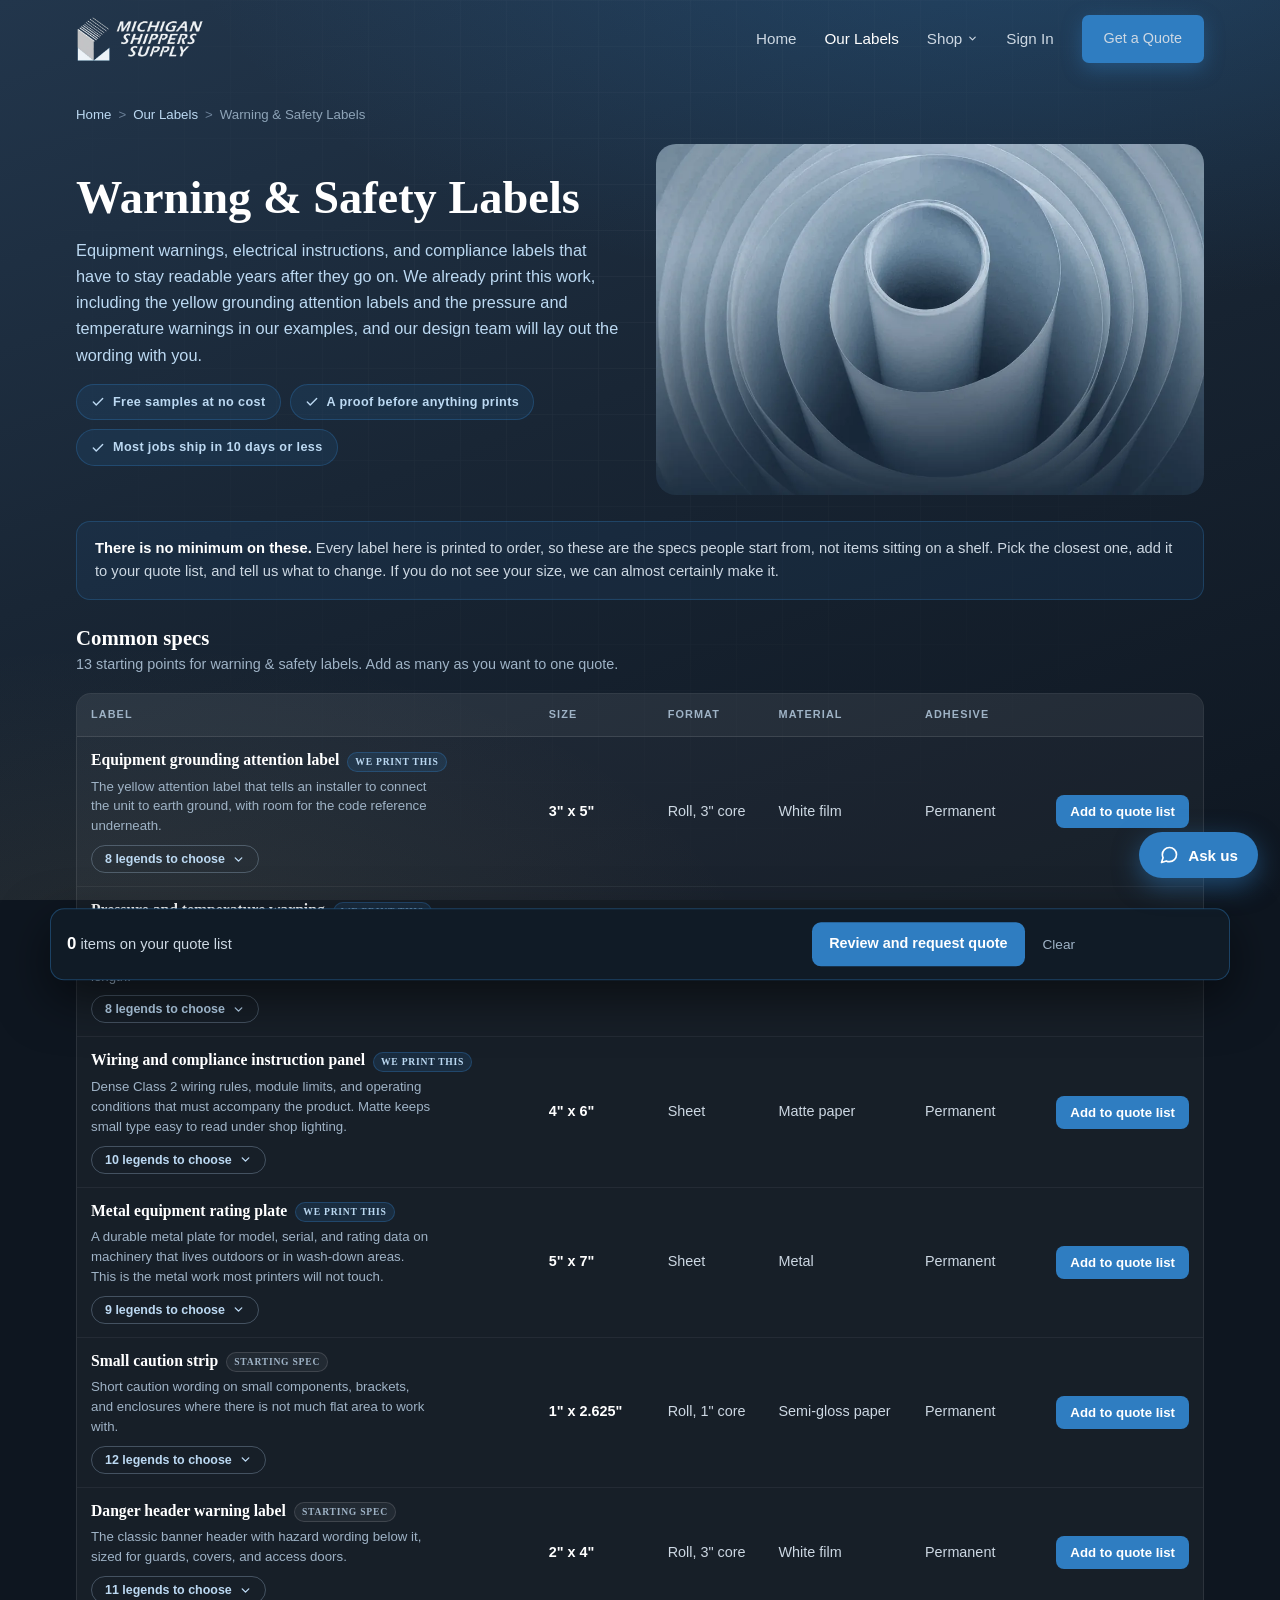
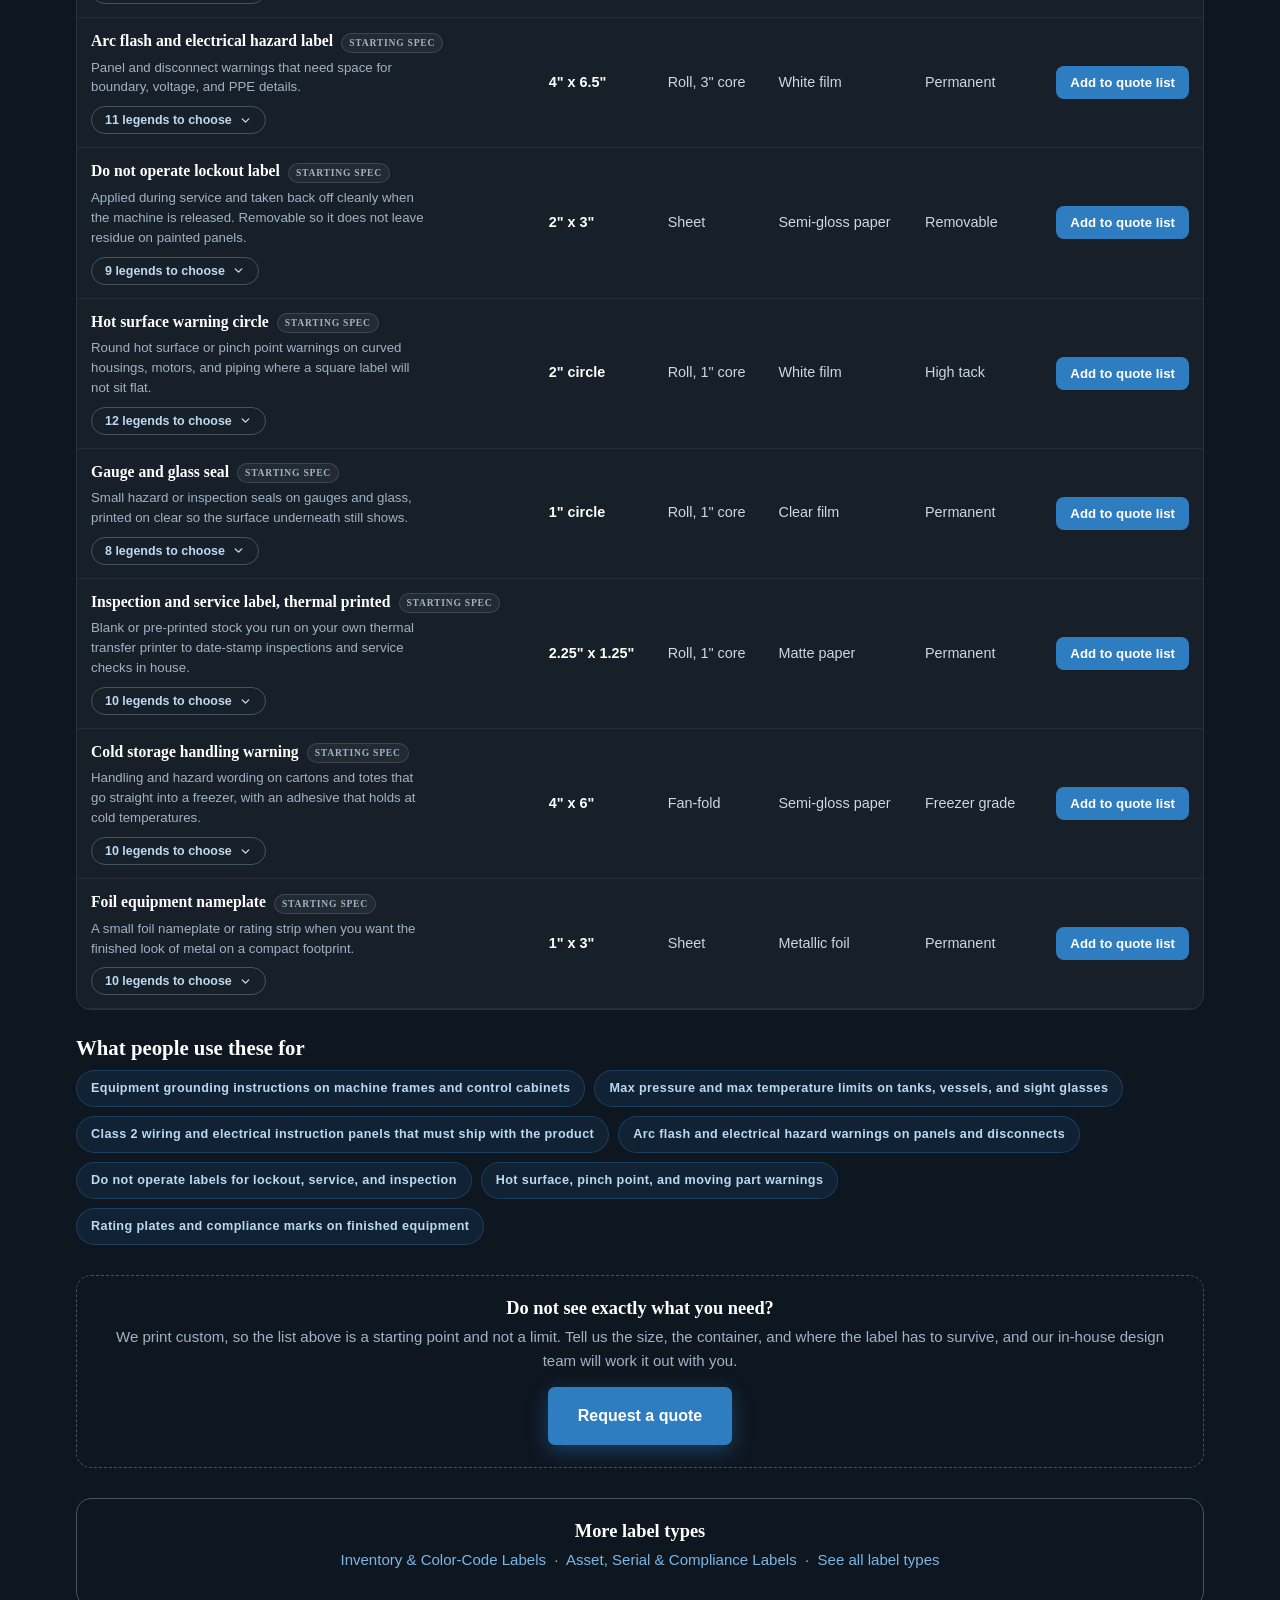
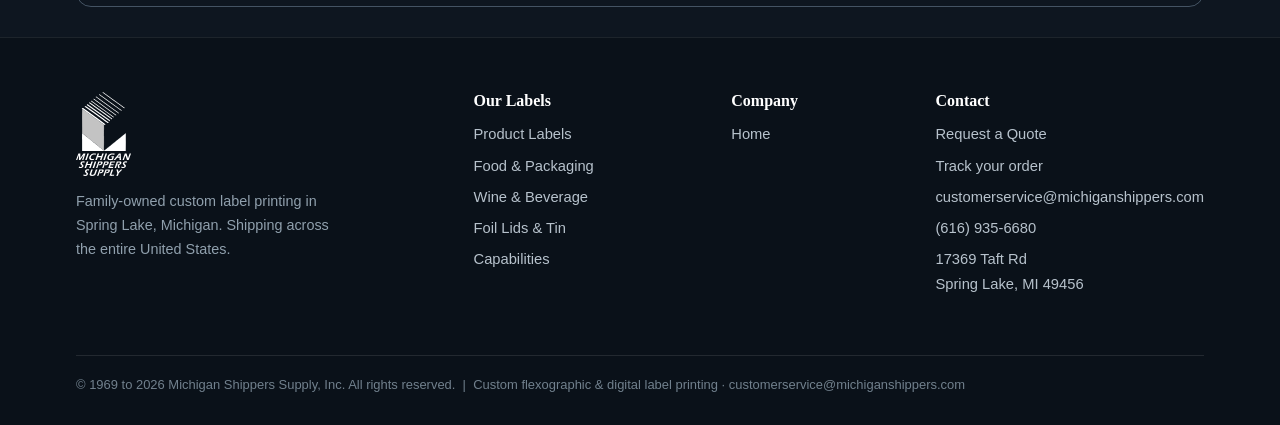
<file: labels-warning-safety.html>
<!DOCTYPE html>
<html lang="en">
<head>
<meta charset="UTF-8" />
<meta name="viewport" content="width=device-width, initial-scale=1.0" />
<title>Warning &amp; Safety Labels | Michigan Shippers Supply</title>
<meta name="description" content="Warning &amp; Safety Labels from Michigan Shippers Supply, Spring Lake Michigan. 13 common starting specs in paper, film, and foil. Printed to order, most jobs ship in 10 days or less." />
<link rel="canonical" href="https://michiganshippers.com/labels-warning-safety.html" />
<meta property="og:type" content="website" />
<meta property="og:site_name" content="Michigan Shippers Supply" />
<meta property="og:title" content="Warning &amp; Safety Labels | Michigan Shippers Supply" />
<meta property="og:description" content="Warning &amp; Safety Labels from Michigan Shippers Supply, Spring Lake Michigan. 13 common starting specs in paper, film, and foil. Printed to order, most jobs ship in 10 days or less." />
<meta property="og:url" content="https://michiganshippers.com/labels-warning-safety.html" />
<meta property="og:image" content="https://michiganshippers.com/images/social-share.jpg" />
<meta property="og:image:width" content="1200" />
<meta property="og:image:height" content="628" />
<meta name="twitter:card" content="summary_large_image" />
<meta name="twitter:image" content="https://michiganshippers.com/images/social-share.jpg" />
<link rel="icon" type="image/png" sizes="128x128" href="images/favicon-128.png" />
<link rel="apple-touch-icon" href="images/favicon-128.png" />
<script>document.documentElement.className='js';</script>
<link rel="stylesheet" href="immersive.css?v=20260803" />
<link rel="stylesheet" href="labels-browse.css?v=20260803" />
<script type="speculationrules">
{"prerender":[{"where":{"and":[{"href_matches":"/*"},{"not":{"href_matches":"/*\\?*"}}]},"eagerness":"moderate"}]}
</script>
  <script defer src="https://site-stats-dartyforlife.vercel.app/script.js" data-website-id="b9dceac7-76d3-4a54-8c4f-c17c00554771"></script>
</head>
<body>

<div id="pre">
  <img src="images/logo-on-navy.webp?v=20260803" alt="Michigan Shippers Supply" onerror="this.src='images/logo-vertical-light.png'" />
  <div class="pre-bar"><i></i></div>
  <div class="pre-msg" id="preMsg">Warming up the press&hellip;</div>
</div>
<div class="world" aria-hidden="true"></div>

<header class="nav" id="nav">
  <div class="nav-inner">
    <a class="brand" href="index.html" aria-label="Michigan Shippers Supply home">
      <img src="images/logo-horizontal-light.webp?v=20260803" alt="Michigan Shippers Supply" onerror="this.src='images/logo-on-navy.webp?v=20260803'" />
    </a>
    <nav class="links">
      <a href="index.html">Home</a>
      <a class="active" href="labels.html">Our Labels</a>
      <details class="nav-shop">
        <summary>Shop<svg viewBox="0 0 24 24" fill="none" stroke="currentColor" stroke-width="2.5" stroke-linecap="round" stroke-linejoin="round"><polyline points="6 9 12 15 18 9"/></svg></summary>
        <div class="shop-menu">
          <a href="store.html#cat-printers">Printers &amp; Printheads</a>
          <a href="store.html#cat-ribbons">Thermal-Transfer Ribbons</a>
          <a href="store.html#cat-markers">Paint Markers &amp; Coding</a>
          <a href="store.html#cat-applicators">Rollers &amp; Applicators</a>
          <a href="store.html#cat-coatings">UV Varnish &amp; Coatings</a>
          <a href="store.html#cat-barcodes">Barcodes &amp; Scanning</a>
          <a href="store.html#cat-software">Label Software</a>
          <a href="store.html#cat-custom">Custom Orders &amp; Services</a>
          <a class="shop-all" href="store.html">Shop all supplies</a>
        </div>
      </details>
      <a class="nav-signin" href="account.html">Sign In</a>
      <a class="btn btn-primary" href="index.html#contact">Get a Quote</a>
    </nav>
    <button class="nav-toggle" aria-label="Menu" onclick="document.querySelector('nav.links').style.display='flex'">
      <svg width="28" height="28" viewBox="0 0 24 24" fill="none" stroke="#cdd8e3" stroke-width="2"><line x1="3" y1="6" x2="21" y2="6"/><line x1="3" y1="12" x2="21" y2="12"/><line x1="3" y1="18" x2="21" y2="18"/></svg>
    </button>
  </div>
</header>

<main>
  <nav class="crumbs" aria-label="Breadcrumb">
    <a href="index.html">Home</a><span>&gt;</span><a href="labels.html">Our Labels</a><span>&gt;</span>Warning &amp; Safety Labels
  </nav>

  <section class="lt-hero">
    <div>
      <h1>Warning &amp; Safety Labels</h1>
      <p class="lt-lead">Equipment warnings, electrical instructions, and compliance labels that have to stay readable years after they go on. We already print this work, including the yellow grounding attention labels and the pressure and temperature warnings in our examples, and our design team will lay out the wording with you.</p>
      <ul class="lt-caps">
        <li><svg viewBox="0 0 24 24" fill="none" stroke="currentColor" stroke-width="2.4" stroke-linecap="round" stroke-linejoin="round"><polyline points="20 6 9 17 4 12"/></svg> Free samples at no cost</li>
        <li><svg viewBox="0 0 24 24" fill="none" stroke="currentColor" stroke-width="2.4" stroke-linecap="round" stroke-linejoin="round"><polyline points="20 6 9 17 4 12"/></svg> A proof before anything prints</li>
        <li><svg viewBox="0 0 24 24" fill="none" stroke="currentColor" stroke-width="2.4" stroke-linecap="round" stroke-linejoin="round"><polyline points="20 6 9 17 4 12"/></svg> Most jobs ship in 10 days or less</li>
      </ul>
    </div>
    <div class="lt-shot"><img src="images/labels-stock/white-film-rolls-tile.webp?v=20260803" alt="Warning &amp; Safety Labels label stock" loading="eager" decoding="async" width="1000" height="640" /></div>
  </section>

  <div class="lt-note"><div>
    <b>There is no minimum on these.</b> Every label here is printed to order, so these are the specs people start from, not items sitting on a shelf.
    Pick the closest one, add it to your quote list, and tell us what to change. If you do not see your size, we can almost certainly make it.
  </div></div>

  <section class="lt-chart">
    <h2>Common specs</h2>
    <p class="lt-sub">13 starting points for warning &amp; safety labels. Add as many as you want to one quote.</p>
    <table class="lt-table">
      <thead><tr>
        <th>Label</th><th>Size</th><th>Format</th><th>Material</th><th>Adhesive</th><th></th>
      </tr></thead>
      <tbody>
        <tr>
          <td class="c-name">Equipment grounding attention label<span class="lt-flag g" title="Backed by work already shown on this site">We print this</span><div class="c-use">The yellow attention label that tells an installer to connect the unit to earth ground, with room for the code reference underneath.</div><button class="lt-more" type="button" data-expand aria-expanded="false" aria-controls="sub-warning-safety-0">
            8 legends to choose
            <span class="picked" data-picked hidden></span><svg class="chev" viewBox="0 0 24 24" fill="none" stroke="currentColor" stroke-width="2.6" stroke-linecap="round" stroke-linejoin="round"><polyline points="6 9 12 15 18 9"/></svg></button></td>
          <td class="c-size" data-l="Size">3&quot; x 5&quot;</td>
          <td data-l="Format">Roll, 3&quot; core</td>
          <td data-l="Material">White film</td>
          <td data-l="Adhesive">Permanent</td>
          <td class="c-act"><button class="qadd" type="button" data-add data-key="warning-safety|Equipment grounding attention label||3&quot; x 5&quot;|White film"
            data-cat="warning-safety" data-catname="Warning &amp; Safety Labels" data-label="Equipment grounding attention label"
            data-size="3&quot; x 5&quot;" data-format="Roll, 3&quot; core"
            data-material="White film" data-adhesive="Permanent">Add to quote list</button></td>
        </tr>
        <tr class="lt-subrow" id="sub-warning-safety-0" hidden>
          <td colspan="6">
            <div class="lt-subs">
              <p class="axis">Legend, pick any</p>
              <div class="lt-chips">
            <button class="qsub" type="button" data-add data-key="warning-safety|Equipment grounding attention label|ATTENTION, CONNECT TO EARTH GROUND|3&quot; x 5&quot;|White film"
              data-cat="warning-safety" data-catname="Warning &amp; Safety Labels" data-label="Equipment grounding attention label"
              data-sub="ATTENTION, CONNECT TO EARTH GROUND" data-subaxis="Legend"
              data-size="3&quot; x 5&quot;" data-format="Roll, 3&quot; core"
              data-material="White film" data-adhesive="Permanent"
            >ATTENTION, CONNECT TO EARTH GROUND<span class="sd">The standard installer grounding instruction</span></button>
            <button class="qsub" type="button" data-add data-key="warning-safety|Equipment grounding attention label|WARNING, GROUND BEFORE OPERATING|3&quot; x 5&quot;|White film"
              data-cat="warning-safety" data-catname="Warning &amp; Safety Labels" data-label="Equipment grounding attention label"
              data-sub="WARNING, GROUND BEFORE OPERATING" data-subaxis="Legend"
              data-size="3&quot; x 5&quot;" data-format="Roll, 3&quot; core"
              data-material="White film" data-adhesive="Permanent"
            >WARNING, GROUND BEFORE OPERATING<span class="sd">Pre startup grounding reminder</span></button>
            <button class="qsub" type="button" data-add data-key="warning-safety|Equipment grounding attention label|EQUIPMENT GROUNDING CONDUCTOR|3&quot; x 5&quot;|White film"
              data-cat="warning-safety" data-catname="Warning &amp; Safety Labels" data-label="Equipment grounding attention label"
              data-sub="EQUIPMENT GROUNDING CONDUCTOR" data-subaxis="Legend"
              data-size="3&quot; x 5&quot;" data-format="Roll, 3&quot; core"
              data-material="White film" data-adhesive="Permanent"
            >EQUIPMENT GROUNDING CONDUCTOR<span class="sd">Marks the grounding conductor terminal</span></button>
            <button class="qsub" type="button" data-add data-key="warning-safety|Equipment grounding attention label|PROTECTIVE EARTH, PE|3&quot; x 5&quot;|White film"
              data-cat="warning-safety" data-catname="Warning &amp; Safety Labels" data-label="Equipment grounding attention label"
              data-sub="PROTECTIVE EARTH, PE" data-subaxis="Legend"
              data-size="3&quot; x 5&quot;" data-format="Roll, 3&quot; core"
              data-material="White film" data-adhesive="Permanent"
            >PROTECTIVE EARTH, PE<span class="sd">Short marking beside a ground stud</span></button>
            <button class="qsub" type="button" data-add data-key="warning-safety|Equipment grounding attention label|BOND TO GROUND|3&quot; x 5&quot;|White film"
              data-cat="warning-safety" data-catname="Warning &amp; Safety Labels" data-label="Equipment grounding attention label"
              data-sub="BOND TO GROUND" data-subaxis="Legend"
              data-size="3&quot; x 5&quot;" data-format="Roll, 3&quot; core"
              data-material="White film" data-adhesive="Permanent"
            >BOND TO GROUND<span class="sd">For frames, cabinets, and enclosures</span></button>
            <button class="qsub" type="button" data-add data-key="warning-safety|Equipment grounding attention label|DO NOT REMOVE GROUND WIRE|3&quot; x 5&quot;|White film"
              data-cat="warning-safety" data-catname="Warning &amp; Safety Labels" data-label="Equipment grounding attention label"
              data-sub="DO NOT REMOVE GROUND WIRE" data-subaxis="Legend"
              data-size="3&quot; x 5&quot;" data-format="Roll, 3&quot; core"
              data-material="White film" data-adhesive="Permanent"
            >DO NOT REMOVE GROUND WIRE<span class="sd">Guards against field removal</span></button>
            <button class="qsub" type="button" data-add data-key="warning-safety|Equipment grounding attention label|GROUND TERMINAL|3&quot; x 5&quot;|White film"
              data-cat="warning-safety" data-catname="Warning &amp; Safety Labels" data-label="Equipment grounding attention label"
              data-sub="GROUND TERMINAL" data-subaxis="Legend"
              data-size="3&quot; x 5&quot;" data-format="Roll, 3&quot; core"
              data-material="White film" data-adhesive="Permanent"
            >GROUND TERMINAL<span class="sd">Small pointer at the lug</span></button>
            <button class="qsub" type="button" data-add data-key="warning-safety|Equipment grounding attention label|SEE INSTALLATION MANUAL FOR GROUNDING|3&quot; x 5&quot;|White film"
              data-cat="warning-safety" data-catname="Warning &amp; Safety Labels" data-label="Equipment grounding attention label"
              data-sub="SEE INSTALLATION MANUAL FOR GROUNDING" data-subaxis="Legend"
              data-size="3&quot; x 5&quot;" data-format="Roll, 3&quot; core"
              data-material="White film" data-adhesive="Permanent"
            >SEE INSTALLATION MANUAL FOR GROUNDING<span class="sd">Points installers to your manual</span></button>
              </div>
            </div>
          </td>
        </tr>
        <tr>
          <td class="c-name">Pressure and temperature warning<span class="lt-flag g" title="Backed by work already shown on this site">We print this</span><div class="c-use">Max PSI and max temperature limits on sight glasses, tanks, and vessels, printed big enough to read at arm's length.</div><button class="lt-more" type="button" data-expand aria-expanded="false" aria-controls="sub-warning-safety-1">
            8 legends to choose
            <span class="picked" data-picked hidden></span><svg class="chev" viewBox="0 0 24 24" fill="none" stroke="currentColor" stroke-width="2.6" stroke-linecap="round" stroke-linejoin="round"><polyline points="6 9 12 15 18 9"/></svg></button></td>
          <td class="c-size" data-l="Size">3&quot; x 4&quot;</td>
          <td data-l="Format">Roll, 3&quot; core</td>
          <td data-l="Material">White film</td>
          <td data-l="Adhesive">Permanent</td>
          <td class="c-act"><button class="qadd" type="button" data-add data-key="warning-safety|Pressure and temperature warning||3&quot; x 4&quot;|White film"
            data-cat="warning-safety" data-catname="Warning &amp; Safety Labels" data-label="Pressure and temperature warning"
            data-size="3&quot; x 4&quot;" data-format="Roll, 3&quot; core"
            data-material="White film" data-adhesive="Permanent">Add to quote list</button></td>
        </tr>
        <tr class="lt-subrow" id="sub-warning-safety-1" hidden>
          <td colspan="6">
            <div class="lt-subs">
              <p class="axis">Legend, pick any</p>
              <div class="lt-chips">
            <button class="qsub" type="button" data-add data-key="warning-safety|Pressure and temperature warning|MAXIMUM WORKING PRESSURE ___ PSI|3&quot; x 4&quot;|White film"
              data-cat="warning-safety" data-catname="Warning &amp; Safety Labels" data-label="Pressure and temperature warning"
              data-sub="MAXIMUM WORKING PRESSURE ___ PSI" data-subaxis="Legend"
              data-size="3&quot; x 4&quot;" data-format="Roll, 3&quot; core"
              data-material="White film" data-adhesive="Permanent"
            >MAXIMUM WORKING PRESSURE ___ PSI<span class="sd">Blank field you fill in</span></button>
            <button class="qsub" type="button" data-add data-key="warning-safety|Pressure and temperature warning|MAXIMUM OPERATING TEMPERATURE ___ F|3&quot; x 4&quot;|White film"
              data-cat="warning-safety" data-catname="Warning &amp; Safety Labels" data-label="Pressure and temperature warning"
              data-sub="MAXIMUM OPERATING TEMPERATURE ___ F" data-subaxis="Legend"
              data-size="3&quot; x 4&quot;" data-format="Roll, 3&quot; core"
              data-material="White film" data-adhesive="Permanent"
            >MAXIMUM OPERATING TEMPERATURE ___ F<span class="sd">Blank temperature field per unit</span></button>
            <button class="qsub" type="button" data-add data-key="warning-safety|Pressure and temperature warning|DO NOT EXCEED RATED PRESSURE|3&quot; x 4&quot;|White film"
              data-cat="warning-safety" data-catname="Warning &amp; Safety Labels" data-label="Pressure and temperature warning"
              data-sub="DO NOT EXCEED RATED PRESSURE" data-subaxis="Legend"
              data-size="3&quot; x 4&quot;" data-format="Roll, 3&quot; core"
              data-material="White film" data-adhesive="Permanent"
            >DO NOT EXCEED RATED PRESSURE<span class="sd">Fixed wording, no fill in</span></button>
            <button class="qsub" type="button" data-add data-key="warning-safety|Pressure and temperature warning|RELIEVE PRESSURE BEFORE SERVICING|3&quot; x 4&quot;|White film"
              data-cat="warning-safety" data-catname="Warning &amp; Safety Labels" data-label="Pressure and temperature warning"
              data-sub="RELIEVE PRESSURE BEFORE SERVICING" data-subaxis="Legend"
              data-size="3&quot; x 4&quot;" data-format="Roll, 3&quot; core"
              data-material="White film" data-adhesive="Permanent"
            >RELIEVE PRESSURE BEFORE SERVICING<span class="sd">Service step on tanks, vessels</span></button>
            <button class="qsub" type="button" data-add data-key="warning-safety|Pressure and temperature warning|WARNING, HOT LIQUID UNDER PRESSURE|3&quot; x 4&quot;|White film"
              data-cat="warning-safety" data-catname="Warning &amp; Safety Labels" data-label="Pressure and temperature warning"
              data-sub="WARNING, HOT LIQUID UNDER PRESSURE" data-subaxis="Legend"
              data-size="3&quot; x 4&quot;" data-format="Roll, 3&quot; core"
              data-material="White film" data-adhesive="Permanent"
            >WARNING, HOT LIQUID UNDER PRESSURE<span class="sd">Sight glass and vessel hazard</span></button>
            <button class="qsub" type="button" data-add data-key="warning-safety|Pressure and temperature warning|CAUTION, HIGH PRESSURE|3&quot; x 4&quot;|White film"
              data-cat="warning-safety" data-catname="Warning &amp; Safety Labels" data-label="Pressure and temperature warning"
              data-sub="CAUTION, HIGH PRESSURE" data-subaxis="Legend"
              data-size="3&quot; x 4&quot;" data-format="Roll, 3&quot; core"
              data-material="White film" data-adhesive="Permanent"
            >CAUTION, HIGH PRESSURE<span class="sd">Short banner for tight panels</span></button>
            <button class="qsub" type="button" data-add data-key="warning-safety|Pressure and temperature warning|TEST PRESSURE ___ PSI|3&quot; x 4&quot;|White film"
              data-cat="warning-safety" data-catname="Warning &amp; Safety Labels" data-label="Pressure and temperature warning"
              data-sub="TEST PRESSURE ___ PSI" data-subaxis="Legend"
              data-size="3&quot; x 4&quot;" data-format="Roll, 3&quot; core"
              data-material="White film" data-adhesive="Permanent"
            >TEST PRESSURE ___ PSI<span class="sd">Records the test value</span></button>
            <button class="qsub" type="button" data-add data-key="warning-safety|Pressure and temperature warning|HOT SURFACE, DO NOT TOUCH|3&quot; x 4&quot;|White film"
              data-cat="warning-safety" data-catname="Warning &amp; Safety Labels" data-label="Pressure and temperature warning"
              data-sub="HOT SURFACE, DO NOT TOUCH" data-subaxis="Legend"
              data-size="3&quot; x 4&quot;" data-format="Roll, 3&quot; core"
              data-material="White film" data-adhesive="Permanent"
            >HOT SURFACE, DO NOT TOUCH<span class="sd">Burn warning near hot piping</span></button>
              </div>
            </div>
          </td>
        </tr>
        <tr>
          <td class="c-name">Wiring and compliance instruction panel<span class="lt-flag g" title="Backed by work already shown on this site">We print this</span><div class="c-use">Dense Class 2 wiring rules, module limits, and operating conditions that must accompany the product. Matte keeps small type easy to read under shop lighting.</div><button class="lt-more" type="button" data-expand aria-expanded="false" aria-controls="sub-warning-safety-2">
            10 legends to choose
            <span class="picked" data-picked hidden></span><svg class="chev" viewBox="0 0 24 24" fill="none" stroke="currentColor" stroke-width="2.6" stroke-linecap="round" stroke-linejoin="round"><polyline points="6 9 12 15 18 9"/></svg></button></td>
          <td class="c-size" data-l="Size">4&quot; x 6&quot;</td>
          <td data-l="Format">Sheet</td>
          <td data-l="Material">Matte paper</td>
          <td data-l="Adhesive">Permanent</td>
          <td class="c-act"><button class="qadd" type="button" data-add data-key="warning-safety|Wiring and compliance instruction panel||4&quot; x 6&quot;|Matte paper"
            data-cat="warning-safety" data-catname="Warning &amp; Safety Labels" data-label="Wiring and compliance instruction panel"
            data-size="4&quot; x 6&quot;" data-format="Sheet"
            data-material="Matte paper" data-adhesive="Permanent">Add to quote list</button></td>
        </tr>
        <tr class="lt-subrow" id="sub-warning-safety-2" hidden>
          <td colspan="6">
            <div class="lt-subs">
              <p class="axis">Legend, pick any</p>
              <div class="lt-chips">
            <button class="qsub" type="button" data-add data-key="warning-safety|Wiring and compliance instruction panel|CLASS 2 WIRING ONLY|4&quot; x 6&quot;|Matte paper"
              data-cat="warning-safety" data-catname="Warning &amp; Safety Labels" data-label="Wiring and compliance instruction panel"
              data-sub="CLASS 2 WIRING ONLY" data-subaxis="Legend"
              data-size="4&quot; x 6&quot;" data-format="Sheet"
              data-material="Matte paper" data-adhesive="Permanent"
            >CLASS 2 WIRING ONLY<span class="sd">Class 2 supply wiring panels</span></button>
            <button class="qsub" type="button" data-add data-key="warning-safety|Wiring and compliance instruction panel|DISCONNECT POWER BEFORE SERVICING|4&quot; x 6&quot;|Matte paper"
              data-cat="warning-safety" data-catname="Warning &amp; Safety Labels" data-label="Wiring and compliance instruction panel"
              data-sub="DISCONNECT POWER BEFORE SERVICING" data-subaxis="Legend"
              data-size="4&quot; x 6&quot;" data-format="Sheet"
              data-material="Matte paper" data-adhesive="Permanent"
            >DISCONNECT POWER BEFORE SERVICING<span class="sd">Opens most service instruction panels</span></button>
            <button class="qsub" type="button" data-add data-key="warning-safety|Wiring and compliance instruction panel|USE COPPER CONDUCTORS ONLY|4&quot; x 6&quot;|Matte paper"
              data-cat="warning-safety" data-catname="Warning &amp; Safety Labels" data-label="Wiring and compliance instruction panel"
              data-sub="USE COPPER CONDUCTORS ONLY" data-subaxis="Legend"
              data-size="4&quot; x 6&quot;" data-format="Sheet"
              data-material="Matte paper" data-adhesive="Permanent"
            >USE COPPER CONDUCTORS ONLY<span class="sd">Conductor requirement line</span></button>
            <button class="qsub" type="button" data-add data-key="warning-safety|Wiring and compliance instruction panel|USE WIRE RATED 75 C MINIMUM|4&quot; x 6&quot;|Matte paper"
              data-cat="warning-safety" data-catname="Warning &amp; Safety Labels" data-label="Wiring and compliance instruction panel"
              data-sub="USE WIRE RATED 75 C MINIMUM" data-subaxis="Legend"
              data-size="4&quot; x 6&quot;" data-format="Sheet"
              data-material="Matte paper" data-adhesive="Permanent"
            >USE WIRE RATED 75 C MINIMUM<span class="sd">Supply conductor rating line</span></button>
            <button class="qsub" type="button" data-add data-key="warning-safety|Wiring and compliance instruction panel|RISK OF ELECTRIC SHOCK|4&quot; x 6&quot;|Matte paper"
              data-cat="warning-safety" data-catname="Warning &amp; Safety Labels" data-label="Wiring and compliance instruction panel"
              data-sub="RISK OF ELECTRIC SHOCK" data-subaxis="Legend"
              data-size="4&quot; x 6&quot;" data-format="Sheet"
              data-material="Matte paper" data-adhesive="Permanent"
            >RISK OF ELECTRIC SHOCK<span class="sd">Header above the wiring rules</span></button>
            <button class="qsub" type="button" data-add data-key="warning-safety|Wiring and compliance instruction panel|DANGER, HIGH VOLTAGE|4&quot; x 6&quot;|Matte paper"
              data-cat="warning-safety" data-catname="Warning &amp; Safety Labels" data-label="Wiring and compliance instruction panel"
              data-sub="DANGER, HIGH VOLTAGE" data-subaxis="Legend"
              data-size="4&quot; x 6&quot;" data-format="Sheet"
              data-material="Matte paper" data-adhesive="Permanent"
            >DANGER, HIGH VOLTAGE<span class="sd">Header for line voltage panels</span></button>
            <button class="qsub" type="button" data-add data-key="warning-safety|Wiring and compliance instruction panel|QUALIFIED PERSONNEL ONLY|4&quot; x 6&quot;|Matte paper"
              data-cat="warning-safety" data-catname="Warning &amp; Safety Labels" data-label="Wiring and compliance instruction panel"
              data-sub="QUALIFIED PERSONNEL ONLY" data-subaxis="Legend"
              data-size="4&quot; x 6&quot;" data-format="Sheet"
              data-material="Matte paper" data-adhesive="Permanent"
            >QUALIFIED PERSONNEL ONLY<span class="sd">Restricts who opens the panel</span></button>
            <button class="qsub" type="button" data-add data-key="warning-safety|Wiring and compliance instruction panel|FOR INDOOR USE ONLY|4&quot; x 6&quot;|Matte paper"
              data-cat="warning-safety" data-catname="Warning &amp; Safety Labels" data-label="Wiring and compliance instruction panel"
              data-sub="FOR INDOOR USE ONLY" data-subaxis="Legend"
              data-size="4&quot; x 6&quot;" data-format="Sheet"
              data-material="Matte paper" data-adhesive="Permanent"
            >FOR INDOOR USE ONLY<span class="sd">Operating condition line</span></button>
            <button class="qsub" type="button" data-add data-key="warning-safety|Wiring and compliance instruction panel|WIRING DIAGRAM, your artwork|4&quot; x 6&quot;|Matte paper"
              data-cat="warning-safety" data-catname="Warning &amp; Safety Labels" data-label="Wiring and compliance instruction panel"
              data-sub="WIRING DIAGRAM, your artwork" data-subaxis="Legend"
              data-size="4&quot; x 6&quot;" data-format="Sheet"
              data-material="Matte paper" data-adhesive="Permanent"
            >WIRING DIAGRAM, your artwork<span class="sd">Your schematic laid out by us</span></button>
            <button class="qsub" type="button" data-add data-key="warning-safety|Wiring and compliance instruction panel|READ INSTRUCTIONS BEFORE INSTALLING|4&quot; x 6&quot;|Matte paper"
              data-cat="warning-safety" data-catname="Warning &amp; Safety Labels" data-label="Wiring and compliance instruction panel"
              data-sub="READ INSTRUCTIONS BEFORE INSTALLING" data-subaxis="Legend"
              data-size="4&quot; x 6&quot;" data-format="Sheet"
              data-material="Matte paper" data-adhesive="Permanent"
            >READ INSTRUCTIONS BEFORE INSTALLING<span class="sd">Opening line on install panels</span></button>
              </div>
            </div>
          </td>
        </tr>
        <tr>
          <td class="c-name">Metal equipment rating plate<span class="lt-flag g" title="Backed by work already shown on this site">We print this</span><div class="c-use">A durable metal plate for model, serial, and rating data on machinery that lives outdoors or in wash-down areas. This is the metal work most printers will not touch.</div><button class="lt-more" type="button" data-expand aria-expanded="false" aria-controls="sub-warning-safety-3">
            9 legends to choose
            <span class="picked" data-picked hidden></span><svg class="chev" viewBox="0 0 24 24" fill="none" stroke="currentColor" stroke-width="2.6" stroke-linecap="round" stroke-linejoin="round"><polyline points="6 9 12 15 18 9"/></svg></button></td>
          <td class="c-size" data-l="Size">5&quot; x 7&quot;</td>
          <td data-l="Format">Sheet</td>
          <td data-l="Material">Metal</td>
          <td data-l="Adhesive">Permanent</td>
          <td class="c-act"><button class="qadd" type="button" data-add data-key="warning-safety|Metal equipment rating plate||5&quot; x 7&quot;|Metal"
            data-cat="warning-safety" data-catname="Warning &amp; Safety Labels" data-label="Metal equipment rating plate"
            data-size="5&quot; x 7&quot;" data-format="Sheet"
            data-material="Metal" data-adhesive="Permanent">Add to quote list</button></td>
        </tr>
        <tr class="lt-subrow" id="sub-warning-safety-3" hidden>
          <td colspan="6">
            <div class="lt-subs">
              <p class="axis">Legend, pick any</p>
              <div class="lt-chips">
            <button class="qsub" type="button" data-add data-key="warning-safety|Metal equipment rating plate|MODEL AND SERIAL NUMBER|5&quot; x 7&quot;|Metal"
              data-cat="warning-safety" data-catname="Warning &amp; Safety Labels" data-label="Metal equipment rating plate"
              data-sub="MODEL AND SERIAL NUMBER" data-subaxis="Legend"
              data-size="5&quot; x 7&quot;" data-format="Sheet"
              data-material="Metal" data-adhesive="Permanent"
            >MODEL AND SERIAL NUMBER<span class="sd">The core nameplate data block</span></button>
            <button class="qsub" type="button" data-add data-key="warning-safety|Metal equipment rating plate|ELECTRICAL RATING, VOLTS AMPS HZ|5&quot; x 7&quot;|Metal"
              data-cat="warning-safety" data-catname="Warning &amp; Safety Labels" data-label="Metal equipment rating plate"
              data-sub="ELECTRICAL RATING, VOLTS AMPS HZ" data-subaxis="Legend"
              data-size="5&quot; x 7&quot;" data-format="Sheet"
              data-material="Metal" data-adhesive="Permanent"
            >ELECTRICAL RATING, VOLTS AMPS HZ<span class="sd">Supply rating fields</span></button>
            <button class="qsub" type="button" data-add data-key="warning-safety|Metal equipment rating plate|MANUFACTURED BY, DATE OF MANUFACTURE|5&quot; x 7&quot;|Metal"
              data-cat="warning-safety" data-catname="Warning &amp; Safety Labels" data-label="Metal equipment rating plate"
              data-sub="MANUFACTURED BY, DATE OF MANUFACTURE" data-subaxis="Legend"
              data-size="5&quot; x 7&quot;" data-format="Sheet"
              data-material="Metal" data-adhesive="Permanent"
            >MANUFACTURED BY, DATE OF MANUFACTURE<span class="sd">Builder and build date</span></button>
            <button class="qsub" type="button" data-add data-key="warning-safety|Metal equipment rating plate|MAXIMUM LOAD CAPACITY|5&quot; x 7&quot;|Metal"
              data-cat="warning-safety" data-catname="Warning &amp; Safety Labels" data-label="Metal equipment rating plate"
              data-sub="MAXIMUM LOAD CAPACITY" data-subaxis="Legend"
              data-size="5&quot; x 7&quot;" data-format="Sheet"
              data-material="Metal" data-adhesive="Permanent"
            >MAXIMUM LOAD CAPACITY<span class="sd">Rated capacity for lifting, holding</span></button>
            <button class="qsub" type="button" data-add data-key="warning-safety|Metal equipment rating plate|MAXIMUM WORKING PRESSURE ___ PSI|5&quot; x 7&quot;|Metal"
              data-cat="warning-safety" data-catname="Warning &amp; Safety Labels" data-label="Metal equipment rating plate"
              data-sub="MAXIMUM WORKING PRESSURE ___ PSI" data-subaxis="Legend"
              data-size="5&quot; x 7&quot;" data-format="Sheet"
              data-material="Metal" data-adhesive="Permanent"
            >MAXIMUM WORKING PRESSURE ___ PSI<span class="sd">Pressure rating on the plate</span></button>
            <button class="qsub" type="button" data-add data-key="warning-safety|Metal equipment rating plate|CONNECT TO EARTH GROUND|5&quot; x 7&quot;|Metal"
              data-cat="warning-safety" data-catname="Warning &amp; Safety Labels" data-label="Metal equipment rating plate"
              data-sub="CONNECT TO EARTH GROUND" data-subaxis="Legend"
              data-size="5&quot; x 7&quot;" data-format="Sheet"
              data-material="Metal" data-adhesive="Permanent"
            >CONNECT TO EARTH GROUND<span class="sd">Grounding instruction on the plate</span></button>
            <button class="qsub" type="button" data-add data-key="warning-safety|Metal equipment rating plate|DANGER, HIGH VOLTAGE|5&quot; x 7&quot;|Metal"
              data-cat="warning-safety" data-catname="Warning &amp; Safety Labels" data-label="Metal equipment rating plate"
              data-sub="DANGER, HIGH VOLTAGE" data-subaxis="Legend"
              data-size="5&quot; x 7&quot;" data-format="Sheet"
              data-material="Metal" data-adhesive="Permanent"
            >DANGER, HIGH VOLTAGE<span class="sd">Hazard header above rating data</span></button>
            <button class="qsub" type="button" data-add data-key="warning-safety|Metal equipment rating plate|DO NOT REMOVE THIS PLATE|5&quot; x 7&quot;|Metal"
              data-cat="warning-safety" data-catname="Warning &amp; Safety Labels" data-label="Metal equipment rating plate"
              data-sub="DO NOT REMOVE THIS PLATE" data-subaxis="Legend"
              data-size="5&quot; x 7&quot;" data-format="Sheet"
              data-material="Metal" data-adhesive="Permanent"
            >DO NOT REMOVE THIS PLATE<span class="sd">Keeps the plate with the machine</span></button>
            <button class="qsub" type="button" data-add data-key="warning-safety|Metal equipment rating plate|SERIAL NUMBER WITH BARCODE|5&quot; x 7&quot;|Metal"
              data-cat="warning-safety" data-catname="Warning &amp; Safety Labels" data-label="Metal equipment rating plate"
              data-sub="SERIAL NUMBER WITH BARCODE" data-subaxis="Legend"
              data-size="5&quot; x 7&quot;" data-format="Sheet"
              data-material="Metal" data-adhesive="Permanent"
            >SERIAL NUMBER WITH BARCODE<span class="sd">Human readable plus scannable code</span></button>
              </div>
            </div>
          </td>
        </tr>
        <tr>
          <td class="c-name">Small caution strip<span class="lt-flag s" title="A standard starting spec, change anything before we quote">Starting spec</span><div class="c-use">Short caution wording on small components, brackets, and enclosures where there is not much flat area to work with.</div><button class="lt-more" type="button" data-expand aria-expanded="false" aria-controls="sub-warning-safety-4">
            12 legends to choose
            <span class="picked" data-picked hidden></span><svg class="chev" viewBox="0 0 24 24" fill="none" stroke="currentColor" stroke-width="2.6" stroke-linecap="round" stroke-linejoin="round"><polyline points="6 9 12 15 18 9"/></svg></button></td>
          <td class="c-size" data-l="Size">1&quot; x 2.625&quot;</td>
          <td data-l="Format">Roll, 1&quot; core</td>
          <td data-l="Material">Semi-gloss paper</td>
          <td data-l="Adhesive">Permanent</td>
          <td class="c-act"><button class="qadd" type="button" data-add data-key="warning-safety|Small caution strip||1&quot; x 2.625&quot;|Semi-gloss paper"
            data-cat="warning-safety" data-catname="Warning &amp; Safety Labels" data-label="Small caution strip"
            data-size="1&quot; x 2.625&quot;" data-format="Roll, 1&quot; core"
            data-material="Semi-gloss paper" data-adhesive="Permanent">Add to quote list</button></td>
        </tr>
        <tr class="lt-subrow" id="sub-warning-safety-4" hidden>
          <td colspan="6">
            <div class="lt-subs">
              <p class="axis">Legend, pick any</p>
              <div class="lt-chips">
            <button class="qsub" type="button" data-add data-key="warning-safety|Small caution strip|CAUTION|1&quot; x 2.625&quot;|Semi-gloss paper"
              data-cat="warning-safety" data-catname="Warning &amp; Safety Labels" data-label="Small caution strip"
              data-sub="CAUTION" data-subaxis="Legend"
              data-size="1&quot; x 2.625&quot;" data-format="Roll, 1&quot; core"
              data-material="Semi-gloss paper" data-adhesive="Permanent"
            >CAUTION<span class="sd">Signal word alone, no hazard text</span></button>
            <button class="qsub" type="button" data-add data-key="warning-safety|Small caution strip|WARNING|1&quot; x 2.625&quot;|Semi-gloss paper"
              data-cat="warning-safety" data-catname="Warning &amp; Safety Labels" data-label="Small caution strip"
              data-sub="WARNING" data-subaxis="Legend"
              data-size="1&quot; x 2.625&quot;" data-format="Roll, 1&quot; core"
              data-material="Semi-gloss paper" data-adhesive="Permanent"
            >WARNING<span class="sd">Signal word alone, higher level</span></button>
            <button class="qsub" type="button" data-add data-key="warning-safety|Small caution strip|NOTICE|1&quot; x 2.625&quot;|Semi-gloss paper"
              data-cat="warning-safety" data-catname="Warning &amp; Safety Labels" data-label="Small caution strip"
              data-sub="NOTICE" data-subaxis="Legend"
              data-size="1&quot; x 2.625&quot;" data-format="Roll, 1&quot; core"
              data-material="Semi-gloss paper" data-adhesive="Permanent"
            >NOTICE<span class="sd">Non hazard information strip</span></button>
            <button class="qsub" type="button" data-add data-key="warning-safety|Small caution strip|PINCH POINT|1&quot; x 2.625&quot;|Semi-gloss paper"
              data-cat="warning-safety" data-catname="Warning &amp; Safety Labels" data-label="Small caution strip"
              data-sub="PINCH POINT" data-subaxis="Legend"
              data-size="1&quot; x 2.625&quot;" data-format="Roll, 1&quot; core"
              data-material="Semi-gloss paper" data-adhesive="Permanent"
            >PINCH POINT<span class="sd">Hinges, covers, and linkages</span></button>
            <button class="qsub" type="button" data-add data-key="warning-safety|Small caution strip|HOT SURFACE|1&quot; x 2.625&quot;|Semi-gloss paper"
              data-cat="warning-safety" data-catname="Warning &amp; Safety Labels" data-label="Small caution strip"
              data-sub="HOT SURFACE" data-subaxis="Legend"
              data-size="1&quot; x 2.625&quot;" data-format="Roll, 1&quot; core"
              data-material="Semi-gloss paper" data-adhesive="Permanent"
            >HOT SURFACE<span class="sd">Motors, housings, small piping</span></button>
            <button class="qsub" type="button" data-add data-key="warning-safety|Small caution strip|SHARP EDGE|1&quot; x 2.625&quot;|Semi-gloss paper"
              data-cat="warning-safety" data-catname="Warning &amp; Safety Labels" data-label="Small caution strip"
              data-sub="SHARP EDGE" data-subaxis="Legend"
              data-size="1&quot; x 2.625&quot;" data-format="Roll, 1&quot; core"
              data-material="Semi-gloss paper" data-adhesive="Permanent"
            >SHARP EDGE<span class="sd">Brackets and sheet metal</span></button>
            <button class="qsub" type="button" data-add data-key="warning-safety|Small caution strip|HIGH VOLTAGE|1&quot; x 2.625&quot;|Semi-gloss paper"
              data-cat="warning-safety" data-catname="Warning &amp; Safety Labels" data-label="Small caution strip"
              data-sub="HIGH VOLTAGE" data-subaxis="Legend"
              data-size="1&quot; x 2.625&quot;" data-format="Roll, 1&quot; core"
              data-material="Semi-gloss paper" data-adhesive="Permanent"
            >HIGH VOLTAGE<span class="sd">Small enclosures and junction boxes</span></button>
            <button class="qsub" type="button" data-add data-key="warning-safety|Small caution strip|MOVING PARTS|1&quot; x 2.625&quot;|Semi-gloss paper"
              data-cat="warning-safety" data-catname="Warning &amp; Safety Labels" data-label="Small caution strip"
              data-sub="MOVING PARTS" data-subaxis="Legend"
              data-size="1&quot; x 2.625&quot;" data-format="Roll, 1&quot; core"
              data-material="Semi-gloss paper" data-adhesive="Permanent"
            >MOVING PARTS<span class="sd">Guards over belts and shafts</span></button>
            <button class="qsub" type="button" data-add data-key="warning-safety|Small caution strip|DO NOT REMOVE|1&quot; x 2.625&quot;|Semi-gloss paper"
              data-cat="warning-safety" data-catname="Warning &amp; Safety Labels" data-label="Small caution strip"
              data-sub="DO NOT REMOVE" data-subaxis="Legend"
              data-size="1&quot; x 2.625&quot;" data-format="Roll, 1&quot; core"
              data-material="Semi-gloss paper" data-adhesive="Permanent"
            >DO NOT REMOVE<span class="sd">Covers, guards, and access plates</span></button>
            <button class="qsub" type="button" data-add data-key="warning-safety|Small caution strip|GROUND|1&quot; x 2.625&quot;|Semi-gloss paper"
              data-cat="warning-safety" data-catname="Warning &amp; Safety Labels" data-label="Small caution strip"
              data-sub="GROUND" data-subaxis="Legend"
              data-size="1&quot; x 2.625&quot;" data-format="Roll, 1&quot; core"
              data-material="Semi-gloss paper" data-adhesive="Permanent"
            >GROUND<span class="sd">Marks a grounding lug</span></button>
            <button class="qsub" type="button" data-add data-key="warning-safety|Small caution strip|NO SMOKING|1&quot; x 2.625&quot;|Semi-gloss paper"
              data-cat="warning-safety" data-catname="Warning &amp; Safety Labels" data-label="Small caution strip"
              data-sub="NO SMOKING" data-subaxis="Legend"
              data-size="1&quot; x 2.625&quot;" data-format="Roll, 1&quot; core"
              data-material="Semi-gloss paper" data-adhesive="Permanent"
            >NO SMOKING<span class="sd">Fuel and solvent areas</span></button>
            <button class="qsub" type="button" data-add data-key="warning-safety|Small caution strip|EYE PROTECTION REQUIRED|1&quot; x 2.625&quot;|Semi-gloss paper"
              data-cat="warning-safety" data-catname="Warning &amp; Safety Labels" data-label="Small caution strip"
              data-sub="EYE PROTECTION REQUIRED" data-subaxis="Legend"
              data-size="1&quot; x 2.625&quot;" data-format="Roll, 1&quot; core"
              data-material="Semi-gloss paper" data-adhesive="Permanent"
            >EYE PROTECTION REQUIRED<span class="sd">At the point of operation</span></button>
              </div>
            </div>
          </td>
        </tr>
        <tr>
          <td class="c-name">Danger header warning label<span class="lt-flag s" title="A standard starting spec, change anything before we quote">Starting spec</span><div class="c-use">The classic banner header with hazard wording below it, sized for guards, covers, and access doors.</div><button class="lt-more" type="button" data-expand aria-expanded="false" aria-controls="sub-warning-safety-5">
            11 legends to choose
            <span class="picked" data-picked hidden></span><svg class="chev" viewBox="0 0 24 24" fill="none" stroke="currentColor" stroke-width="2.6" stroke-linecap="round" stroke-linejoin="round"><polyline points="6 9 12 15 18 9"/></svg></button></td>
          <td class="c-size" data-l="Size">2&quot; x 4&quot;</td>
          <td data-l="Format">Roll, 3&quot; core</td>
          <td data-l="Material">White film</td>
          <td data-l="Adhesive">Permanent</td>
          <td class="c-act"><button class="qadd" type="button" data-add data-key="warning-safety|Danger header warning label||2&quot; x 4&quot;|White film"
            data-cat="warning-safety" data-catname="Warning &amp; Safety Labels" data-label="Danger header warning label"
            data-size="2&quot; x 4&quot;" data-format="Roll, 3&quot; core"
            data-material="White film" data-adhesive="Permanent">Add to quote list</button></td>
        </tr>
        <tr class="lt-subrow" id="sub-warning-safety-5" hidden>
          <td colspan="6">
            <div class="lt-subs">
              <p class="axis">Legend, pick any</p>
              <div class="lt-chips">
            <button class="qsub" type="button" data-add data-key="warning-safety|Danger header warning label|DANGER|2&quot; x 4&quot;|White film"
              data-cat="warning-safety" data-catname="Warning &amp; Safety Labels" data-label="Danger header warning label"
              data-sub="DANGER" data-subaxis="Legend"
              data-size="2&quot; x 4&quot;" data-format="Roll, 3&quot; core"
              data-material="White film" data-adhesive="Permanent"
            >DANGER<span class="sd">Header only, hazard text below</span></button>
            <button class="qsub" type="button" data-add data-key="warning-safety|Danger header warning label|WARNING|2&quot; x 4&quot;|White film"
              data-cat="warning-safety" data-catname="Warning &amp; Safety Labels" data-label="Danger header warning label"
              data-sub="WARNING" data-subaxis="Legend"
              data-size="2&quot; x 4&quot;" data-format="Roll, 3&quot; core"
              data-material="White film" data-adhesive="Permanent"
            >WARNING<span class="sd">Header only, hazard text below</span></button>
            <button class="qsub" type="button" data-add data-key="warning-safety|Danger header warning label|CAUTION|2&quot; x 4&quot;|White film"
              data-cat="warning-safety" data-catname="Warning &amp; Safety Labels" data-label="Danger header warning label"
              data-sub="CAUTION" data-subaxis="Legend"
              data-size="2&quot; x 4&quot;" data-format="Roll, 3&quot; core"
              data-material="White film" data-adhesive="Permanent"
            >CAUTION<span class="sd">Header only, hazard text below</span></button>
            <button class="qsub" type="button" data-add data-key="warning-safety|Danger header warning label|NOTICE|2&quot; x 4&quot;|White film"
              data-cat="warning-safety" data-catname="Warning &amp; Safety Labels" data-label="Danger header warning label"
              data-sub="NOTICE" data-subaxis="Legend"
              data-size="2&quot; x 4&quot;" data-format="Roll, 3&quot; core"
              data-material="White film" data-adhesive="Permanent"
            >NOTICE<span class="sd">Header only, information text below</span></button>
            <button class="qsub" type="button" data-add data-key="warning-safety|Danger header warning label|DANGER, HIGH VOLTAGE|2&quot; x 4&quot;|White film"
              data-cat="warning-safety" data-catname="Warning &amp; Safety Labels" data-label="Danger header warning label"
              data-sub="DANGER, HIGH VOLTAGE" data-subaxis="Legend"
              data-size="2&quot; x 4&quot;" data-format="Roll, 3&quot; core"
              data-material="White film" data-adhesive="Permanent"
            >DANGER, HIGH VOLTAGE<span class="sd">Panels, disconnects, and covers</span></button>
            <button class="qsub" type="button" data-add data-key="warning-safety|Danger header warning label|DANGER, MOVING PARTS, KEEP CLEAR|2&quot; x 4&quot;|White film"
              data-cat="warning-safety" data-catname="Warning &amp; Safety Labels" data-label="Danger header warning label"
              data-sub="DANGER, MOVING PARTS, KEEP CLEAR" data-subaxis="Legend"
              data-size="2&quot; x 4&quot;" data-format="Roll, 3&quot; core"
              data-material="White film" data-adhesive="Permanent"
            >DANGER, MOVING PARTS, KEEP CLEAR<span class="sd">Guards over belts and gears</span></button>
            <button class="qsub" type="button" data-add data-key="warning-safety|Danger header warning label|WARNING, AUTOMATIC START WITHOUT NOTICE|2&quot; x 4&quot;|White film"
              data-cat="warning-safety" data-catname="Warning &amp; Safety Labels" data-label="Danger header warning label"
              data-sub="WARNING, AUTOMATIC START WITHOUT NOTICE" data-subaxis="Legend"
              data-size="2&quot; x 4&quot;" data-format="Roll, 3&quot; core"
              data-material="White film" data-adhesive="Permanent"
            >WARNING, AUTOMATIC START WITHOUT NOTICE<span class="sd">Unattended and remote start equipment</span></button>
            <button class="qsub" type="button" data-add data-key="warning-safety|Danger header warning label|WARNING, DO NOT OPERATE WITHOUT GUARDS|2&quot; x 4&quot;|White film"
              data-cat="warning-safety" data-catname="Warning &amp; Safety Labels" data-label="Danger header warning label"
              data-sub="WARNING, DO NOT OPERATE WITHOUT GUARDS" data-subaxis="Legend"
              data-size="2&quot; x 4&quot;" data-format="Roll, 3&quot; core"
              data-material="White film" data-adhesive="Permanent"
            >WARNING, DO NOT OPERATE WITHOUT GUARDS<span class="sd">Removable guard doors and covers</span></button>
            <button class="qsub" type="button" data-add data-key="warning-safety|Danger header warning label|CAUTION, HOT SURFACE|2&quot; x 4&quot;|White film"
              data-cat="warning-safety" data-catname="Warning &amp; Safety Labels" data-label="Danger header warning label"
              data-sub="CAUTION, HOT SURFACE" data-subaxis="Legend"
              data-size="2&quot; x 4&quot;" data-format="Roll, 3&quot; core"
              data-material="White film" data-adhesive="Permanent"
            >CAUTION, HOT SURFACE<span class="sd">Ovens, dryers, and heaters</span></button>
            <button class="qsub" type="button" data-add data-key="warning-safety|Danger header warning label|DANGER, FLAMMABLE|2&quot; x 4&quot;|White film"
              data-cat="warning-safety" data-catname="Warning &amp; Safety Labels" data-label="Danger header warning label"
              data-sub="DANGER, FLAMMABLE" data-subaxis="Legend"
              data-size="2&quot; x 4&quot;" data-format="Roll, 3&quot; core"
              data-material="White film" data-adhesive="Permanent"
            >DANGER, FLAMMABLE<span class="sd">Fuel, solvent, and vapor areas</span></button>
            <button class="qsub" type="button" data-add data-key="warning-safety|Danger header warning label|NOTICE, READ MANUAL BEFORE OPERATING|2&quot; x 4&quot;|White film"
              data-cat="warning-safety" data-catname="Warning &amp; Safety Labels" data-label="Danger header warning label"
              data-sub="NOTICE, READ MANUAL BEFORE OPERATING" data-subaxis="Legend"
              data-size="2&quot; x 4&quot;" data-format="Roll, 3&quot; core"
              data-material="White film" data-adhesive="Permanent"
            >NOTICE, READ MANUAL BEFORE OPERATING<span class="sd">Control panels and access doors</span></button>
              </div>
            </div>
          </td>
        </tr>
        <tr>
          <td class="c-name">Arc flash and electrical hazard label<span class="lt-flag s" title="A standard starting spec, change anything before we quote">Starting spec</span><div class="c-use">Panel and disconnect warnings that need space for boundary, voltage, and PPE details.</div><button class="lt-more" type="button" data-expand aria-expanded="false" aria-controls="sub-warning-safety-6">
            11 legends to choose
            <span class="picked" data-picked hidden></span><svg class="chev" viewBox="0 0 24 24" fill="none" stroke="currentColor" stroke-width="2.6" stroke-linecap="round" stroke-linejoin="round"><polyline points="6 9 12 15 18 9"/></svg></button></td>
          <td class="c-size" data-l="Size">4&quot; x 6.5&quot;</td>
          <td data-l="Format">Roll, 3&quot; core</td>
          <td data-l="Material">White film</td>
          <td data-l="Adhesive">Permanent</td>
          <td class="c-act"><button class="qadd" type="button" data-add data-key="warning-safety|Arc flash and electrical hazard label||4&quot; x 6.5&quot;|White film"
            data-cat="warning-safety" data-catname="Warning &amp; Safety Labels" data-label="Arc flash and electrical hazard label"
            data-size="4&quot; x 6.5&quot;" data-format="Roll, 3&quot; core"
            data-material="White film" data-adhesive="Permanent">Add to quote list</button></td>
        </tr>
        <tr class="lt-subrow" id="sub-warning-safety-6" hidden>
          <td colspan="6">
            <div class="lt-subs">
              <p class="axis">Legend, pick any</p>
              <div class="lt-chips">
            <button class="qsub" type="button" data-add data-key="warning-safety|Arc flash and electrical hazard label|DANGER, ARC FLASH AND SHOCK HAZARD|4&quot; x 6.5&quot;|White film"
              data-cat="warning-safety" data-catname="Warning &amp; Safety Labels" data-label="Arc flash and electrical hazard label"
              data-sub="DANGER, ARC FLASH AND SHOCK HAZARD" data-subaxis="Legend"
              data-size="4&quot; x 6.5&quot;" data-format="Roll, 3&quot; core"
              data-material="White film" data-adhesive="Permanent"
            >DANGER, ARC FLASH AND SHOCK HAZARD<span class="sd">The full hazard header</span></button>
            <button class="qsub" type="button" data-add data-key="warning-safety|Arc flash and electrical hazard label|WARNING, ARC FLASH AND SHOCK HAZARD|4&quot; x 6.5&quot;|White film"
              data-cat="warning-safety" data-catname="Warning &amp; Safety Labels" data-label="Arc flash and electrical hazard label"
              data-sub="WARNING, ARC FLASH AND SHOCK HAZARD" data-subaxis="Legend"
              data-size="4&quot; x 6.5&quot;" data-format="Roll, 3&quot; core"
              data-material="White film" data-adhesive="Permanent"
            >WARNING, ARC FLASH AND SHOCK HAZARD<span class="sd">Same hazard, warning level header</span></button>
            <button class="qsub" type="button" data-add data-key="warning-safety|Arc flash and electrical hazard label|APPROPRIATE PPE REQUIRED|4&quot; x 6.5&quot;|White film"
              data-cat="warning-safety" data-catname="Warning &amp; Safety Labels" data-label="Arc flash and electrical hazard label"
              data-sub="APPROPRIATE PPE REQUIRED" data-subaxis="Legend"
              data-size="4&quot; x 6.5&quot;" data-format="Roll, 3&quot; core"
              data-material="White film" data-adhesive="Permanent"
            >APPROPRIATE PPE REQUIRED<span class="sd">Sits under the hazard header</span></button>
            <button class="qsub" type="button" data-add data-key="warning-safety|Arc flash and electrical hazard label|ARC FLASH BOUNDARY ___ IN|4&quot; x 6.5&quot;|White film"
              data-cat="warning-safety" data-catname="Warning &amp; Safety Labels" data-label="Arc flash and electrical hazard label"
              data-sub="ARC FLASH BOUNDARY ___ IN" data-subaxis="Legend"
              data-size="4&quot; x 6.5&quot;" data-format="Roll, 3&quot; core"
              data-material="White film" data-adhesive="Permanent"
            >ARC FLASH BOUNDARY ___ IN<span class="sd">Blank field for your value</span></button>
            <button class="qsub" type="button" data-add data-key="warning-safety|Arc flash and electrical hazard label|INCIDENT ENERGY ___ CAL/CM2|4&quot; x 6.5&quot;|White film"
              data-cat="warning-safety" data-catname="Warning &amp; Safety Labels" data-label="Arc flash and electrical hazard label"
              data-sub="INCIDENT ENERGY ___ CAL/CM2" data-subaxis="Legend"
              data-size="4&quot; x 6.5&quot;" data-format="Roll, 3&quot; core"
              data-material="White film" data-adhesive="Permanent"
            >INCIDENT ENERGY ___ CAL/CM2<span class="sd">Blank field for your value</span></button>
            <button class="qsub" type="button" data-add data-key="warning-safety|Arc flash and electrical hazard label|SHOCK HAZARD WHEN COVER IS REMOVED|4&quot; x 6.5&quot;|White film"
              data-cat="warning-safety" data-catname="Warning &amp; Safety Labels" data-label="Arc flash and electrical hazard label"
              data-sub="SHOCK HAZARD WHEN COVER IS REMOVED" data-subaxis="Legend"
              data-size="4&quot; x 6.5&quot;" data-format="Roll, 3&quot; core"
              data-material="White film" data-adhesive="Permanent"
            >SHOCK HAZARD WHEN COVER IS REMOVED<span class="sd">Enclosure and cover wording</span></button>
            <button class="qsub" type="button" data-add data-key="warning-safety|Arc flash and electrical hazard label|DANGER, HIGH VOLTAGE|4&quot; x 6.5&quot;|White film"
              data-cat="warning-safety" data-catname="Warning &amp; Safety Labels" data-label="Arc flash and electrical hazard label"
              data-sub="DANGER, HIGH VOLTAGE" data-subaxis="Legend"
              data-size="4&quot; x 6.5&quot;" data-format="Roll, 3&quot; core"
              data-material="White film" data-adhesive="Permanent"
            >DANGER, HIGH VOLTAGE<span class="sd">Short header for disconnects</span></button>
            <button class="qsub" type="button" data-add data-key="warning-safety|Arc flash and electrical hazard label|WARNING, MULTIPLE POWER SOURCES|4&quot; x 6.5&quot;|White film"
              data-cat="warning-safety" data-catname="Warning &amp; Safety Labels" data-label="Arc flash and electrical hazard label"
              data-sub="WARNING, MULTIPLE POWER SOURCES" data-subaxis="Legend"
              data-size="4&quot; x 6.5&quot;" data-format="Roll, 3&quot; core"
              data-material="White film" data-adhesive="Permanent"
            >WARNING, MULTIPLE POWER SOURCES<span class="sd">More than one feed present</span></button>
            <button class="qsub" type="button" data-add data-key="warning-safety|Arc flash and electrical hazard label|DISCONNECT ALL POWER BEFORE SERVICING|4&quot; x 6.5&quot;|White film"
              data-cat="warning-safety" data-catname="Warning &amp; Safety Labels" data-label="Arc flash and electrical hazard label"
              data-sub="DISCONNECT ALL POWER BEFORE SERVICING" data-subaxis="Legend"
              data-size="4&quot; x 6.5&quot;" data-format="Roll, 3&quot; core"
              data-material="White film" data-adhesive="Permanent"
            >DISCONNECT ALL POWER BEFORE SERVICING<span class="sd">Service instruction line</span></button>
            <button class="qsub" type="button" data-add data-key="warning-safety|Arc flash and electrical hazard label|QUALIFIED PERSONS ONLY|4&quot; x 6.5&quot;|White film"
              data-cat="warning-safety" data-catname="Warning &amp; Safety Labels" data-label="Arc flash and electrical hazard label"
              data-sub="QUALIFIED PERSONS ONLY" data-subaxis="Legend"
              data-size="4&quot; x 6.5&quot;" data-format="Roll, 3&quot; core"
              data-material="White film" data-adhesive="Permanent"
            >QUALIFIED PERSONS ONLY<span class="sd">Limits who opens the panel</span></button>
            <button class="qsub" type="button" data-add data-key="warning-safety|Arc flash and electrical hazard label|EQUIPMENT NAME AND DATE FIELDS|4&quot; x 6.5&quot;|White film"
              data-cat="warning-safety" data-catname="Warning &amp; Safety Labels" data-label="Arc flash and electrical hazard label"
              data-sub="EQUIPMENT NAME AND DATE FIELDS" data-subaxis="Legend"
              data-size="4&quot; x 6.5&quot;" data-format="Roll, 3&quot; core"
              data-material="White film" data-adhesive="Permanent"
            >EQUIPMENT NAME AND DATE FIELDS<span class="sd">Blank lines you fill in</span></button>
              </div>
            </div>
          </td>
        </tr>
        <tr>
          <td class="c-name">Do not operate lockout label<span class="lt-flag s" title="A standard starting spec, change anything before we quote">Starting spec</span><div class="c-use">Applied during service and taken back off cleanly when the machine is released. Removable so it does not leave residue on painted panels.</div><button class="lt-more" type="button" data-expand aria-expanded="false" aria-controls="sub-warning-safety-7">
            9 legends to choose
            <span class="picked" data-picked hidden></span><svg class="chev" viewBox="0 0 24 24" fill="none" stroke="currentColor" stroke-width="2.6" stroke-linecap="round" stroke-linejoin="round"><polyline points="6 9 12 15 18 9"/></svg></button></td>
          <td class="c-size" data-l="Size">2&quot; x 3&quot;</td>
          <td data-l="Format">Sheet</td>
          <td data-l="Material">Semi-gloss paper</td>
          <td data-l="Adhesive">Removable</td>
          <td class="c-act"><button class="qadd" type="button" data-add data-key="warning-safety|Do not operate lockout label||2&quot; x 3&quot;|Semi-gloss paper"
            data-cat="warning-safety" data-catname="Warning &amp; Safety Labels" data-label="Do not operate lockout label"
            data-size="2&quot; x 3&quot;" data-format="Sheet"
            data-material="Semi-gloss paper" data-adhesive="Removable">Add to quote list</button></td>
        </tr>
        <tr class="lt-subrow" id="sub-warning-safety-7" hidden>
          <td colspan="6">
            <div class="lt-subs">
              <p class="axis">Legend, pick any</p>
              <div class="lt-chips">
            <button class="qsub" type="button" data-add data-key="warning-safety|Do not operate lockout label|DANGER, DO NOT OPERATE|2&quot; x 3&quot;|Semi-gloss paper"
              data-cat="warning-safety" data-catname="Warning &amp; Safety Labels" data-label="Do not operate lockout label"
              data-sub="DANGER, DO NOT OPERATE" data-subaxis="Legend"
              data-size="2&quot; x 3&quot;" data-format="Sheet"
              data-material="Semi-gloss paper" data-adhesive="Removable"
            >DANGER, DO NOT OPERATE<span class="sd">The standard lockout wording</span></button>
            <button class="qsub" type="button" data-add data-key="warning-safety|Do not operate lockout label|DO NOT OPERATE|2&quot; x 3&quot;|Semi-gloss paper"
              data-cat="warning-safety" data-catname="Warning &amp; Safety Labels" data-label="Do not operate lockout label"
              data-sub="DO NOT OPERATE" data-subaxis="Legend"
              data-size="2&quot; x 3&quot;" data-format="Sheet"
              data-material="Semi-gloss paper" data-adhesive="Removable"
            >DO NOT OPERATE<span class="sd">Wording alone, no signal header</span></button>
            <button class="qsub" type="button" data-add data-key="warning-safety|Do not operate lockout label|DO NOT START|2&quot; x 3&quot;|Semi-gloss paper"
              data-cat="warning-safety" data-catname="Warning &amp; Safety Labels" data-label="Do not operate lockout label"
              data-sub="DO NOT START" data-subaxis="Legend"
              data-size="2&quot; x 3&quot;" data-format="Sheet"
              data-material="Semi-gloss paper" data-adhesive="Removable"
            >DO NOT START<span class="sd">For starters and pull cords</span></button>
            <button class="qsub" type="button" data-add data-key="warning-safety|Do not operate lockout label|DO NOT ENERGIZE|2&quot; x 3&quot;|Semi-gloss paper"
              data-cat="warning-safety" data-catname="Warning &amp; Safety Labels" data-label="Do not operate lockout label"
              data-sub="DO NOT ENERGIZE" data-subaxis="Legend"
              data-size="2&quot; x 3&quot;" data-format="Sheet"
              data-material="Semi-gloss paper" data-adhesive="Removable"
            >DO NOT ENERGIZE<span class="sd">Breakers and disconnects</span></button>
            <button class="qsub" type="button" data-add data-key="warning-safety|Do not operate lockout label|LOCKED OUT, DO NOT REMOVE|2&quot; x 3&quot;|Semi-gloss paper"
              data-cat="warning-safety" data-catname="Warning &amp; Safety Labels" data-label="Do not operate lockout label"
              data-sub="LOCKED OUT, DO NOT REMOVE" data-subaxis="Legend"
              data-size="2&quot; x 3&quot;" data-format="Sheet"
              data-material="Semi-gloss paper" data-adhesive="Removable"
            >LOCKED OUT, DO NOT REMOVE<span class="sd">Stays on through the service window</span></button>
            <button class="qsub" type="button" data-add data-key="warning-safety|Do not operate lockout label|OUT OF SERVICE|2&quot; x 3&quot;|Semi-gloss paper"
              data-cat="warning-safety" data-catname="Warning &amp; Safety Labels" data-label="Do not operate lockout label"
              data-sub="OUT OF SERVICE" data-subaxis="Legend"
              data-size="2&quot; x 3&quot;" data-format="Sheet"
              data-material="Semi-gloss paper" data-adhesive="Removable"
            >OUT OF SERVICE<span class="sd">General equipment hold</span></button>
            <button class="qsub" type="button" data-add data-key="warning-safety|Do not operate lockout label|EQUIPMENT UNDER REPAIR|2&quot; x 3&quot;|Semi-gloss paper"
              data-cat="warning-safety" data-catname="Warning &amp; Safety Labels" data-label="Do not operate lockout label"
              data-sub="EQUIPMENT UNDER REPAIR" data-subaxis="Legend"
              data-size="2&quot; x 3&quot;" data-format="Sheet"
              data-material="Semi-gloss paper" data-adhesive="Removable"
            >EQUIPMENT UNDER REPAIR<span class="sd">Maintenance in progress</span></button>
            <button class="qsub" type="button" data-add data-key="warning-safety|Do not operate lockout label|DO NOT REMOVE THIS TAG|2&quot; x 3&quot;|Semi-gloss paper"
              data-cat="warning-safety" data-catname="Warning &amp; Safety Labels" data-label="Do not operate lockout label"
              data-sub="DO NOT REMOVE THIS TAG" data-subaxis="Legend"
              data-size="2&quot; x 3&quot;" data-format="Sheet"
              data-material="Semi-gloss paper" data-adhesive="Removable"
            >DO NOT REMOVE THIS TAG<span class="sd">Line under the main legend</span></button>
            <button class="qsub" type="button" data-add data-key="warning-safety|Do not operate lockout label|LOCKED OUT BY ___ DATE ___|2&quot; x 3&quot;|Semi-gloss paper"
              data-cat="warning-safety" data-catname="Warning &amp; Safety Labels" data-label="Do not operate lockout label"
              data-sub="LOCKED OUT BY ___ DATE ___" data-subaxis="Legend"
              data-size="2&quot; x 3&quot;" data-format="Sheet"
              data-material="Semi-gloss paper" data-adhesive="Removable"
            >LOCKED OUT BY ___ DATE ___<span class="sd">Blank lines the tech fills</span></button>
              </div>
            </div>
          </td>
        </tr>
        <tr>
          <td class="c-name">Hot surface warning circle<span class="lt-flag s" title="A standard starting spec, change anything before we quote">Starting spec</span><div class="c-use">Round hot surface or pinch point warnings on curved housings, motors, and piping where a square label will not sit flat.</div><button class="lt-more" type="button" data-expand aria-expanded="false" aria-controls="sub-warning-safety-8">
            12 legends to choose
            <span class="picked" data-picked hidden></span><svg class="chev" viewBox="0 0 24 24" fill="none" stroke="currentColor" stroke-width="2.6" stroke-linecap="round" stroke-linejoin="round"><polyline points="6 9 12 15 18 9"/></svg></button></td>
          <td class="c-size" data-l="Size">2&quot; circle</td>
          <td data-l="Format">Roll, 1&quot; core</td>
          <td data-l="Material">White film</td>
          <td data-l="Adhesive">High tack</td>
          <td class="c-act"><button class="qadd" type="button" data-add data-key="warning-safety|Hot surface warning circle||2&quot; circle|White film"
            data-cat="warning-safety" data-catname="Warning &amp; Safety Labels" data-label="Hot surface warning circle"
            data-size="2&quot; circle" data-format="Roll, 1&quot; core"
            data-material="White film" data-adhesive="High tack">Add to quote list</button></td>
        </tr>
        <tr class="lt-subrow" id="sub-warning-safety-8" hidden>
          <td colspan="6">
            <div class="lt-subs">
              <p class="axis">Legend, pick any</p>
              <div class="lt-chips">
            <button class="qsub" type="button" data-add data-key="warning-safety|Hot surface warning circle|HOT SURFACE|2&quot; circle|White film"
              data-cat="warning-safety" data-catname="Warning &amp; Safety Labels" data-label="Hot surface warning circle"
              data-sub="HOT SURFACE" data-subaxis="Legend"
              data-size="2&quot; circle" data-format="Roll, 1&quot; core"
              data-material="White film" data-adhesive="High tack"
            >HOT SURFACE<span class="sd">Motors, housings, and piping</span></button>
            <button class="qsub" type="button" data-add data-key="warning-safety|Hot surface warning circle|HOT SURFACE, DO NOT TOUCH|2&quot; circle|White film"
              data-cat="warning-safety" data-catname="Warning &amp; Safety Labels" data-label="Hot surface warning circle"
              data-sub="HOT SURFACE, DO NOT TOUCH" data-subaxis="Legend"
              data-size="2&quot; circle" data-format="Roll, 1&quot; core"
              data-material="White film" data-adhesive="High tack"
            >HOT SURFACE, DO NOT TOUCH<span class="sd">Adds the instruction line</span></button>
            <button class="qsub" type="button" data-add data-key="warning-safety|Hot surface warning circle|BURN HAZARD|2&quot; circle|White film"
              data-cat="warning-safety" data-catname="Warning &amp; Safety Labels" data-label="Hot surface warning circle"
              data-sub="BURN HAZARD" data-subaxis="Legend"
              data-size="2&quot; circle" data-format="Roll, 1&quot; core"
              data-material="White film" data-adhesive="High tack"
            >BURN HAZARD<span class="sd">Heaters, dryers, and ovens</span></button>
            <button class="qsub" type="button" data-add data-key="warning-safety|Hot surface warning circle|HIGH TEMPERATURE|2&quot; circle|White film"
              data-cat="warning-safety" data-catname="Warning &amp; Safety Labels" data-label="Hot surface warning circle"
              data-sub="HIGH TEMPERATURE" data-subaxis="Legend"
              data-size="2&quot; circle" data-format="Roll, 1&quot; core"
              data-material="White film" data-adhesive="High tack"
            >HIGH TEMPERATURE<span class="sd">Steam and heat transfer lines</span></button>
            <button class="qsub" type="button" data-add data-key="warning-safety|Hot surface warning circle|PINCH POINT|2&quot; circle|White film"
              data-cat="warning-safety" data-catname="Warning &amp; Safety Labels" data-label="Hot surface warning circle"
              data-sub="PINCH POINT" data-subaxis="Legend"
              data-size="2&quot; circle" data-format="Roll, 1&quot; core"
              data-material="White film" data-adhesive="High tack"
            >PINCH POINT<span class="sd">Rollers, hinges, and linkages</span></button>
            <button class="qsub" type="button" data-add data-key="warning-safety|Hot surface warning circle|KEEP HANDS CLEAR|2&quot; circle|White film"
              data-cat="warning-safety" data-catname="Warning &amp; Safety Labels" data-label="Hot surface warning circle"
              data-sub="KEEP HANDS CLEAR" data-subaxis="Legend"
              data-size="2&quot; circle" data-format="Roll, 1&quot; core"
              data-material="White film" data-adhesive="High tack"
            >KEEP HANDS CLEAR<span class="sd">Feed points and openings</span></button>
            <button class="qsub" type="button" data-add data-key="warning-safety|Hot surface warning circle|MOVING PARTS|2&quot; circle|White film"
              data-cat="warning-safety" data-catname="Warning &amp; Safety Labels" data-label="Hot surface warning circle"
              data-sub="MOVING PARTS" data-subaxis="Legend"
              data-size="2&quot; circle" data-format="Roll, 1&quot; core"
              data-material="White film" data-adhesive="High tack"
            >MOVING PARTS<span class="sd">Curved guards over drives</span></button>
            <button class="qsub" type="button" data-add data-key="warning-safety|Hot surface warning circle|ROTATING SHAFT|2&quot; circle|White film"
              data-cat="warning-safety" data-catname="Warning &amp; Safety Labels" data-label="Hot surface warning circle"
              data-sub="ROTATING SHAFT" data-subaxis="Legend"
              data-size="2&quot; circle" data-format="Roll, 1&quot; core"
              data-material="White film" data-adhesive="High tack"
            >ROTATING SHAFT<span class="sd">Couplings and shaft ends</span></button>
            <button class="qsub" type="button" data-add data-key="warning-safety|Hot surface warning circle|CUT HAZARD|2&quot; circle|White film"
              data-cat="warning-safety" data-catname="Warning &amp; Safety Labels" data-label="Hot surface warning circle"
              data-sub="CUT HAZARD" data-subaxis="Legend"
              data-size="2&quot; circle" data-format="Roll, 1&quot; core"
              data-material="White film" data-adhesive="High tack"
            >CUT HAZARD<span class="sd">Blades and sharp tooling</span></button>
            <button class="qsub" type="button" data-add data-key="warning-safety|Hot surface warning circle|NO SMOKING|2&quot; circle|White film"
              data-cat="warning-safety" data-catname="Warning &amp; Safety Labels" data-label="Hot surface warning circle"
              data-sub="NO SMOKING" data-subaxis="Legend"
              data-size="2&quot; circle" data-format="Roll, 1&quot; core"
              data-material="White film" data-adhesive="High tack"
            >NO SMOKING<span class="sd">Round mark for tanks, drums</span></button>
            <button class="qsub" type="button" data-add data-key="warning-safety|Hot surface warning circle|FLAMMABLE|2&quot; circle|White film"
              data-cat="warning-safety" data-catname="Warning &amp; Safety Labels" data-label="Hot surface warning circle"
              data-sub="FLAMMABLE" data-subaxis="Legend"
              data-size="2&quot; circle" data-format="Roll, 1&quot; core"
              data-material="White film" data-adhesive="High tack"
            >FLAMMABLE<span class="sd">Solvent and fuel containers</span></button>
            <button class="qsub" type="button" data-add data-key="warning-safety|Hot surface warning circle|EYE PROTECTION REQUIRED|2&quot; circle|White film"
              data-cat="warning-safety" data-catname="Warning &amp; Safety Labels" data-label="Hot surface warning circle"
              data-sub="EYE PROTECTION REQUIRED" data-subaxis="Legend"
              data-size="2&quot; circle" data-format="Roll, 1&quot; core"
              data-material="White film" data-adhesive="High tack"
            >EYE PROTECTION REQUIRED<span class="sd">At the point of operation</span></button>
              </div>
            </div>
          </td>
        </tr>
        <tr>
          <td class="c-name">Gauge and glass seal<span class="lt-flag s" title="A standard starting spec, change anything before we quote">Starting spec</span><div class="c-use">Small hazard or inspection seals on gauges and glass, printed on clear so the surface underneath still shows.</div><button class="lt-more" type="button" data-expand aria-expanded="false" aria-controls="sub-warning-safety-9">
            8 legends to choose
            <span class="picked" data-picked hidden></span><svg class="chev" viewBox="0 0 24 24" fill="none" stroke="currentColor" stroke-width="2.6" stroke-linecap="round" stroke-linejoin="round"><polyline points="6 9 12 15 18 9"/></svg></button></td>
          <td class="c-size" data-l="Size">1&quot; circle</td>
          <td data-l="Format">Roll, 1&quot; core</td>
          <td data-l="Material">Clear film</td>
          <td data-l="Adhesive">Permanent</td>
          <td class="c-act"><button class="qadd" type="button" data-add data-key="warning-safety|Gauge and glass seal||1&quot; circle|Clear film"
            data-cat="warning-safety" data-catname="Warning &amp; Safety Labels" data-label="Gauge and glass seal"
            data-size="1&quot; circle" data-format="Roll, 1&quot; core"
            data-material="Clear film" data-adhesive="Permanent">Add to quote list</button></td>
        </tr>
        <tr class="lt-subrow" id="sub-warning-safety-9" hidden>
          <td colspan="6">
            <div class="lt-subs">
              <p class="axis">Legend, pick any</p>
              <div class="lt-chips">
            <button class="qsub" type="button" data-add data-key="warning-safety|Gauge and glass seal|DO NOT REMOVE|1&quot; circle|Clear film"
              data-cat="warning-safety" data-catname="Warning &amp; Safety Labels" data-label="Gauge and glass seal"
              data-sub="DO NOT REMOVE" data-subaxis="Legend"
              data-size="1&quot; circle" data-format="Roll, 1&quot; core"
              data-material="Clear film" data-adhesive="Permanent"
            >DO NOT REMOVE<span class="sd">Holds a seal in place</span></button>
            <button class="qsub" type="button" data-add data-key="warning-safety|Gauge and glass seal|SEALED, VOID IF BROKEN|1&quot; circle|Clear film"
              data-cat="warning-safety" data-catname="Warning &amp; Safety Labels" data-label="Gauge and glass seal"
              data-sub="SEALED, VOID IF BROKEN" data-subaxis="Legend"
              data-size="1&quot; circle" data-format="Roll, 1&quot; core"
              data-material="Clear film" data-adhesive="Permanent"
            >SEALED, VOID IF BROKEN<span class="sd">Tamper wording on gauges</span></button>
            <button class="qsub" type="button" data-add data-key="warning-safety|Gauge and glass seal|INSPECTED BY ___ DATE ___|1&quot; circle|Clear film"
              data-cat="warning-safety" data-catname="Warning &amp; Safety Labels" data-label="Gauge and glass seal"
              data-sub="INSPECTED BY ___ DATE ___" data-subaxis="Legend"
              data-size="1&quot; circle" data-format="Roll, 1&quot; core"
              data-material="Clear film" data-adhesive="Permanent"
            >INSPECTED BY ___ DATE ___<span class="sd">Blank lines the inspector fills</span></button>
            <button class="qsub" type="button" data-add data-key="warning-safety|Gauge and glass seal|CALIBRATION DUE ___|1&quot; circle|Clear film"
              data-cat="warning-safety" data-catname="Warning &amp; Safety Labels" data-label="Gauge and glass seal"
              data-sub="CALIBRATION DUE ___" data-subaxis="Legend"
              data-size="1&quot; circle" data-format="Roll, 1&quot; core"
              data-material="Clear film" data-adhesive="Permanent"
            >CALIBRATION DUE ___<span class="sd">Blank date field</span></button>
            <button class="qsub" type="button" data-add data-key="warning-safety|Gauge and glass seal|HOT|1&quot; circle|Clear film"
              data-cat="warning-safety" data-catname="Warning &amp; Safety Labels" data-label="Gauge and glass seal"
              data-sub="HOT" data-subaxis="Legend"
              data-size="1&quot; circle" data-format="Roll, 1&quot; core"
              data-material="Clear film" data-adhesive="Permanent"
            >HOT<span class="sd">One word mark beside glass</span></button>
            <button class="qsub" type="button" data-add data-key="warning-safety|Gauge and glass seal|HIGH PRESSURE|1&quot; circle|Clear film"
              data-cat="warning-safety" data-catname="Warning &amp; Safety Labels" data-label="Gauge and glass seal"
              data-sub="HIGH PRESSURE" data-subaxis="Legend"
              data-size="1&quot; circle" data-format="Roll, 1&quot; core"
              data-material="Clear film" data-adhesive="Permanent"
            >HIGH PRESSURE<span class="sd">Small hazard dot on gauges</span></button>
            <button class="qsub" type="button" data-add data-key="warning-safety|Gauge and glass seal|CHECK LEVEL DAILY|1&quot; circle|Clear film"
              data-cat="warning-safety" data-catname="Warning &amp; Safety Labels" data-label="Gauge and glass seal"
              data-sub="CHECK LEVEL DAILY" data-subaxis="Legend"
              data-size="1&quot; circle" data-format="Roll, 1&quot; core"
              data-material="Clear film" data-adhesive="Permanent"
            >CHECK LEVEL DAILY<span class="sd">Routine check reminder</span></button>
            <button class="qsub" type="button" data-add data-key="warning-safety|Gauge and glass seal|DO NOT EXCEED RED LINE|1&quot; circle|Clear film"
              data-cat="warning-safety" data-catname="Warning &amp; Safety Labels" data-label="Gauge and glass seal"
              data-sub="DO NOT EXCEED RED LINE" data-subaxis="Legend"
              data-size="1&quot; circle" data-format="Roll, 1&quot; core"
              data-material="Clear film" data-adhesive="Permanent"
            >DO NOT EXCEED RED LINE<span class="sd">Points at the gauge limit</span></button>
              </div>
            </div>
          </td>
        </tr>
        <tr>
          <td class="c-name">Inspection and service label, thermal printed<span class="lt-flag s" title="A standard starting spec, change anything before we quote">Starting spec</span><div class="c-use">Blank or pre-printed stock you run on your own thermal transfer printer to date-stamp inspections and service checks in house.</div><button class="lt-more" type="button" data-expand aria-expanded="false" aria-controls="sub-warning-safety-10">
            10 legends to choose
            <span class="picked" data-picked hidden></span><svg class="chev" viewBox="0 0 24 24" fill="none" stroke="currentColor" stroke-width="2.6" stroke-linecap="round" stroke-linejoin="round"><polyline points="6 9 12 15 18 9"/></svg></button></td>
          <td class="c-size" data-l="Size">2.25&quot; x 1.25&quot;</td>
          <td data-l="Format">Roll, 1&quot; core</td>
          <td data-l="Material">Matte paper</td>
          <td data-l="Adhesive">Permanent</td>
          <td class="c-act"><button class="qadd" type="button" data-add data-key="warning-safety|Inspection and service label, thermal printed||2.25&quot; x 1.25&quot;|Matte paper"
            data-cat="warning-safety" data-catname="Warning &amp; Safety Labels" data-label="Inspection and service label, thermal printed"
            data-size="2.25&quot; x 1.25&quot;" data-format="Roll, 1&quot; core"
            data-material="Matte paper" data-adhesive="Permanent">Add to quote list</button></td>
        </tr>
        <tr class="lt-subrow" id="sub-warning-safety-10" hidden>
          <td colspan="6">
            <div class="lt-subs">
              <p class="axis">Legend, pick any</p>
              <div class="lt-chips">
            <button class="qsub" type="button" data-add data-key="warning-safety|Inspection and service label, thermal printed|Blank, you print everything|2.25&quot; x 1.25&quot;|Matte paper"
              data-cat="warning-safety" data-catname="Warning &amp; Safety Labels" data-label="Inspection and service label, thermal printed"
              data-sub="Blank, you print everything" data-subaxis="Legend"
              data-size="2.25&quot; x 1.25&quot;" data-format="Roll, 1&quot; core"
              data-material="Matte paper" data-adhesive="Permanent"
            >Blank, you print everything<span class="sd">Nothing pre printed on the stock</span></button>
            <button class="qsub" type="button" data-add data-key="warning-safety|Inspection and service label, thermal printed|INSPECTED BY ___ DATE ___|2.25&quot; x 1.25&quot;|Matte paper"
              data-cat="warning-safety" data-catname="Warning &amp; Safety Labels" data-label="Inspection and service label, thermal printed"
              data-sub="INSPECTED BY ___ DATE ___" data-subaxis="Legend"
              data-size="2.25&quot; x 1.25&quot;" data-format="Roll, 1&quot; core"
              data-material="Matte paper" data-adhesive="Permanent"
            >INSPECTED BY ___ DATE ___<span class="sd">Pre printed lines, printer fills rest</span></button>
            <button class="qsub" type="button" data-add data-key="warning-safety|Inspection and service label, thermal printed|SERVICE DUE ___|2.25&quot; x 1.25&quot;|Matte paper"
              data-cat="warning-safety" data-catname="Warning &amp; Safety Labels" data-label="Inspection and service label, thermal printed"
              data-sub="SERVICE DUE ___" data-subaxis="Legend"
              data-size="2.25&quot; x 1.25&quot;" data-format="Roll, 1&quot; core"
              data-material="Matte paper" data-adhesive="Permanent"
            >SERVICE DUE ___<span class="sd">Next service date field</span></button>
            <button class="qsub" type="button" data-add data-key="warning-safety|Inspection and service label, thermal printed|CALIBRATION DUE ___|2.25&quot; x 1.25&quot;|Matte paper"
              data-cat="warning-safety" data-catname="Warning &amp; Safety Labels" data-label="Inspection and service label, thermal printed"
              data-sub="CALIBRATION DUE ___" data-subaxis="Legend"
              data-size="2.25&quot; x 1.25&quot;" data-format="Roll, 1&quot; core"
              data-material="Matte paper" data-adhesive="Permanent"
            >CALIBRATION DUE ___<span class="sd">Next calibration date field</span></button>
            <button class="qsub" type="button" data-add data-key="warning-safety|Inspection and service label, thermal printed|NEXT PM DATE ___|2.25&quot; x 1.25&quot;|Matte paper"
              data-cat="warning-safety" data-catname="Warning &amp; Safety Labels" data-label="Inspection and service label, thermal printed"
              data-sub="NEXT PM DATE ___" data-subaxis="Legend"
              data-size="2.25&quot; x 1.25&quot;" data-format="Roll, 1&quot; core"
              data-material="Matte paper" data-adhesive="Permanent"
            >NEXT PM DATE ___<span class="sd">Preventive maintenance schedule field</span></button>
            <button class="qsub" type="button" data-add data-key="warning-safety|Inspection and service label, thermal printed|TESTED AND PASSED|2.25&quot; x 1.25&quot;|Matte paper"
              data-cat="warning-safety" data-catname="Warning &amp; Safety Labels" data-label="Inspection and service label, thermal printed"
              data-sub="TESTED AND PASSED" data-subaxis="Legend"
              data-size="2.25&quot; x 1.25&quot;" data-format="Roll, 1&quot; core"
              data-material="Matte paper" data-adhesive="Permanent"
            >TESTED AND PASSED<span class="sd">Pass mark after a check</span></button>
            <button class="qsub" type="button" data-add data-key="warning-safety|Inspection and service label, thermal printed|DATE PLACED IN SERVICE ___|2.25&quot; x 1.25&quot;|Matte paper"
              data-cat="warning-safety" data-catname="Warning &amp; Safety Labels" data-label="Inspection and service label, thermal printed"
              data-sub="DATE PLACED IN SERVICE ___" data-subaxis="Legend"
              data-size="2.25&quot; x 1.25&quot;" data-format="Roll, 1&quot; core"
              data-material="Matte paper" data-adhesive="Permanent"
            >DATE PLACED IN SERVICE ___<span class="sd">Start of service life</span></button>
            <button class="qsub" type="button" data-add data-key="warning-safety|Inspection and service label, thermal printed|FILTER CHANGED ___|2.25&quot; x 1.25&quot;|Matte paper"
              data-cat="warning-safety" data-catname="Warning &amp; Safety Labels" data-label="Inspection and service label, thermal printed"
              data-sub="FILTER CHANGED ___" data-subaxis="Legend"
              data-size="2.25&quot; x 1.25&quot;" data-format="Roll, 1&quot; core"
              data-material="Matte paper" data-adhesive="Permanent"
            >FILTER CHANGED ___<span class="sd">Filter service record</span></button>
            <button class="qsub" type="button" data-add data-key="warning-safety|Inspection and service label, thermal printed|DO NOT OPERATE AFTER ___|2.25&quot; x 1.25&quot;|Matte paper"
              data-cat="warning-safety" data-catname="Warning &amp; Safety Labels" data-label="Inspection and service label, thermal printed"
              data-sub="DO NOT OPERATE AFTER ___" data-subaxis="Legend"
              data-size="2.25&quot; x 1.25&quot;" data-format="Roll, 1&quot; core"
              data-material="Matte paper" data-adhesive="Permanent"
            >DO NOT OPERATE AFTER ___<span class="sd">Hard stop date field</span></button>
            <button class="qsub" type="button" data-add data-key="warning-safety|Inspection and service label, thermal printed|Your logo, blank data fields|2.25&quot; x 1.25&quot;|Matte paper"
              data-cat="warning-safety" data-catname="Warning &amp; Safety Labels" data-label="Inspection and service label, thermal printed"
              data-sub="Your logo, blank data fields" data-subaxis="Legend"
              data-size="2.25&quot; x 1.25&quot;" data-format="Roll, 1&quot; core"
              data-material="Matte paper" data-adhesive="Permanent"
            >Your logo, blank data fields<span class="sd">Your mark, printer adds data</span></button>
              </div>
            </div>
          </td>
        </tr>
        <tr>
          <td class="c-name">Cold storage handling warning<span class="lt-flag s" title="A standard starting spec, change anything before we quote">Starting spec</span><div class="c-use">Handling and hazard wording on cartons and totes that go straight into a freezer, with an adhesive that holds at cold temperatures.</div><button class="lt-more" type="button" data-expand aria-expanded="false" aria-controls="sub-warning-safety-11">
            10 legends to choose
            <span class="picked" data-picked hidden></span><svg class="chev" viewBox="0 0 24 24" fill="none" stroke="currentColor" stroke-width="2.6" stroke-linecap="round" stroke-linejoin="round"><polyline points="6 9 12 15 18 9"/></svg></button></td>
          <td class="c-size" data-l="Size">4&quot; x 6&quot;</td>
          <td data-l="Format">Fan-fold</td>
          <td data-l="Material">Semi-gloss paper</td>
          <td data-l="Adhesive">Freezer grade</td>
          <td class="c-act"><button class="qadd" type="button" data-add data-key="warning-safety|Cold storage handling warning||4&quot; x 6&quot;|Semi-gloss paper"
            data-cat="warning-safety" data-catname="Warning &amp; Safety Labels" data-label="Cold storage handling warning"
            data-size="4&quot; x 6&quot;" data-format="Fan-fold"
            data-material="Semi-gloss paper" data-adhesive="Freezer grade">Add to quote list</button></td>
        </tr>
        <tr class="lt-subrow" id="sub-warning-safety-11" hidden>
          <td colspan="6">
            <div class="lt-subs">
              <p class="axis">Legend, pick any</p>
              <div class="lt-chips">
            <button class="qsub" type="button" data-add data-key="warning-safety|Cold storage handling warning|KEEP FROZEN|4&quot; x 6&quot;|Semi-gloss paper"
              data-cat="warning-safety" data-catname="Warning &amp; Safety Labels" data-label="Cold storage handling warning"
              data-sub="KEEP FROZEN" data-subaxis="Legend"
              data-size="4&quot; x 6&quot;" data-format="Fan-fold"
              data-material="Semi-gloss paper" data-adhesive="Freezer grade"
            >KEEP FROZEN<span class="sd">Freezer bound cartons and totes</span></button>
            <button class="qsub" type="button" data-add data-key="warning-safety|Cold storage handling warning|KEEP REFRIGERATED|4&quot; x 6&quot;|Semi-gloss paper"
              data-cat="warning-safety" data-catname="Warning &amp; Safety Labels" data-label="Cold storage handling warning"
              data-sub="KEEP REFRIGERATED" data-subaxis="Legend"
              data-size="4&quot; x 6&quot;" data-format="Fan-fold"
              data-material="Semi-gloss paper" data-adhesive="Freezer grade"
            >KEEP REFRIGERATED<span class="sd">Cooler bound cartons and totes</span></button>
            <button class="qsub" type="button" data-add data-key="warning-safety|Cold storage handling warning|DO NOT FREEZE|4&quot; x 6&quot;|Semi-gloss paper"
              data-cat="warning-safety" data-catname="Warning &amp; Safety Labels" data-label="Cold storage handling warning"
              data-sub="DO NOT FREEZE" data-subaxis="Legend"
              data-size="4&quot; x 6&quot;" data-format="Fan-fold"
              data-material="Semi-gloss paper" data-adhesive="Freezer grade"
            >DO NOT FREEZE<span class="sd">Chill only loads</span></button>
            <button class="qsub" type="button" data-add data-key="warning-safety|Cold storage handling warning|PERISHABLE|4&quot; x 6&quot;|Semi-gloss paper"
              data-cat="warning-safety" data-catname="Warning &amp; Safety Labels" data-label="Cold storage handling warning"
              data-sub="PERISHABLE" data-subaxis="Legend"
              data-size="4&quot; x 6&quot;" data-format="Fan-fold"
              data-material="Semi-gloss paper" data-adhesive="Freezer grade"
            >PERISHABLE<span class="sd">Time sensitive contents</span></button>
            <button class="qsub" type="button" data-add data-key="warning-safety|Cold storage handling warning|TEMPERATURE SENSITIVE|4&quot; x 6&quot;|Semi-gloss paper"
              data-cat="warning-safety" data-catname="Warning &amp; Safety Labels" data-label="Cold storage handling warning"
              data-sub="TEMPERATURE SENSITIVE" data-subaxis="Legend"
              data-size="4&quot; x 6&quot;" data-format="Fan-fold"
              data-material="Semi-gloss paper" data-adhesive="Freezer grade"
            >TEMPERATURE SENSITIVE<span class="sd">General cold chain mark</span></button>
            <button class="qsub" type="button" data-add data-key="warning-safety|Cold storage handling warning|HANDLE WITH CARE|4&quot; x 6&quot;|Semi-gloss paper"
              data-cat="warning-safety" data-catname="Warning &amp; Safety Labels" data-label="Cold storage handling warning"
              data-sub="HANDLE WITH CARE" data-subaxis="Legend"
              data-size="4&quot; x 6&quot;" data-format="Fan-fold"
              data-material="Semi-gloss paper" data-adhesive="Freezer grade"
            >HANDLE WITH CARE<span class="sd">Fragile cold chain freight</span></button>
            <button class="qsub" type="button" data-add data-key="warning-safety|Cold storage handling warning|THIS SIDE UP|4&quot; x 6&quot;|Semi-gloss paper"
              data-cat="warning-safety" data-catname="Warning &amp; Safety Labels" data-label="Cold storage handling warning"
              data-sub="THIS SIDE UP" data-subaxis="Legend"
              data-size="4&quot; x 6&quot;" data-format="Fan-fold"
              data-material="Semi-gloss paper" data-adhesive="Freezer grade"
            >THIS SIDE UP<span class="sd">Orientation on stacked totes</span></button>
            <button class="qsub" type="button" data-add data-key="warning-safety|Cold storage handling warning|DO NOT STACK|4&quot; x 6&quot;|Semi-gloss paper"
              data-cat="warning-safety" data-catname="Warning &amp; Safety Labels" data-label="Cold storage handling warning"
              data-sub="DO NOT STACK" data-subaxis="Legend"
              data-size="4&quot; x 6&quot;" data-format="Fan-fold"
              data-material="Semi-gloss paper" data-adhesive="Freezer grade"
            >DO NOT STACK<span class="sd">Crush protection in the freezer</span></button>
            <button class="qsub" type="button" data-add data-key="warning-safety|Cold storage handling warning|COLD SURFACE, WEAR GLOVES|4&quot; x 6&quot;|Semi-gloss paper"
              data-cat="warning-safety" data-catname="Warning &amp; Safety Labels" data-label="Cold storage handling warning"
              data-sub="COLD SURFACE, WEAR GLOVES" data-subaxis="Legend"
              data-size="4&quot; x 6&quot;" data-format="Fan-fold"
              data-material="Semi-gloss paper" data-adhesive="Freezer grade"
            >COLD SURFACE, WEAR GLOVES<span class="sd">Handler warning on frozen totes</span></button>
            <button class="qsub" type="button" data-add data-key="warning-safety|Cold storage handling warning|DO NOT DROP|4&quot; x 6&quot;|Semi-gloss paper"
              data-cat="warning-safety" data-catname="Warning &amp; Safety Labels" data-label="Cold storage handling warning"
              data-sub="DO NOT DROP" data-subaxis="Legend"
              data-size="4&quot; x 6&quot;" data-format="Fan-fold"
              data-material="Semi-gloss paper" data-adhesive="Freezer grade"
            >DO NOT DROP<span class="sd">Impact warning on cartons</span></button>
              </div>
            </div>
          </td>
        </tr>
        <tr>
          <td class="c-name">Foil equipment nameplate<span class="lt-flag s" title="A standard starting spec, change anything before we quote">Starting spec</span><div class="c-use">A small foil nameplate or rating strip when you want the finished look of metal on a compact footprint.</div><button class="lt-more" type="button" data-expand aria-expanded="false" aria-controls="sub-warning-safety-12">
            10 legends to choose
            <span class="picked" data-picked hidden></span><svg class="chev" viewBox="0 0 24 24" fill="none" stroke="currentColor" stroke-width="2.6" stroke-linecap="round" stroke-linejoin="round"><polyline points="6 9 12 15 18 9"/></svg></button></td>
          <td class="c-size" data-l="Size">1&quot; x 3&quot;</td>
          <td data-l="Format">Sheet</td>
          <td data-l="Material">Metallic foil</td>
          <td data-l="Adhesive">Permanent</td>
          <td class="c-act"><button class="qadd" type="button" data-add data-key="warning-safety|Foil equipment nameplate||1&quot; x 3&quot;|Metallic foil"
            data-cat="warning-safety" data-catname="Warning &amp; Safety Labels" data-label="Foil equipment nameplate"
            data-size="1&quot; x 3&quot;" data-format="Sheet"
            data-material="Metallic foil" data-adhesive="Permanent">Add to quote list</button></td>
        </tr>
        <tr class="lt-subrow" id="sub-warning-safety-12" hidden>
          <td colspan="6">
            <div class="lt-subs">
              <p class="axis">Legend, pick any</p>
              <div class="lt-chips">
            <button class="qsub" type="button" data-add data-key="warning-safety|Foil equipment nameplate|MODEL AND SERIAL NUMBER|1&quot; x 3&quot;|Metallic foil"
              data-cat="warning-safety" data-catname="Warning &amp; Safety Labels" data-label="Foil equipment nameplate"
              data-sub="MODEL AND SERIAL NUMBER" data-subaxis="Legend"
              data-size="1&quot; x 3&quot;" data-format="Sheet"
              data-material="Metallic foil" data-adhesive="Permanent"
            >MODEL AND SERIAL NUMBER<span class="sd">The basic nameplate strip</span></button>
            <button class="qsub" type="button" data-add data-key="warning-safety|Foil equipment nameplate|ASSET NUMBER|1&quot; x 3&quot;|Metallic foil"
              data-cat="warning-safety" data-catname="Warning &amp; Safety Labels" data-label="Foil equipment nameplate"
              data-sub="ASSET NUMBER" data-subaxis="Legend"
              data-size="1&quot; x 3&quot;" data-format="Sheet"
              data-material="Metallic foil" data-adhesive="Permanent"
            >ASSET NUMBER<span class="sd">Fleet and facility tracking</span></button>
            <button class="qsub" type="button" data-add data-key="warning-safety|Foil equipment nameplate|DATE OF MANUFACTURE|1&quot; x 3&quot;|Metallic foil"
              data-cat="warning-safety" data-catname="Warning &amp; Safety Labels" data-label="Foil equipment nameplate"
              data-sub="DATE OF MANUFACTURE" data-subaxis="Legend"
              data-size="1&quot; x 3&quot;" data-format="Sheet"
              data-material="Metallic foil" data-adhesive="Permanent"
            >DATE OF MANUFACTURE<span class="sd">Build date on the housing</span></button>
            <button class="qsub" type="button" data-add data-key="warning-safety|Foil equipment nameplate|ELECTRICAL RATING, VOLTS AMPS HZ|1&quot; x 3&quot;|Metallic foil"
              data-cat="warning-safety" data-catname="Warning &amp; Safety Labels" data-label="Foil equipment nameplate"
              data-sub="ELECTRICAL RATING, VOLTS AMPS HZ" data-subaxis="Legend"
              data-size="1&quot; x 3&quot;" data-format="Sheet"
              data-material="Metallic foil" data-adhesive="Permanent"
            >ELECTRICAL RATING, VOLTS AMPS HZ<span class="sd">Compact supply rating strip</span></button>
            <button class="qsub" type="button" data-add data-key="warning-safety|Foil equipment nameplate|MANUFACTURED BY, your company name|1&quot; x 3&quot;|Metallic foil"
              data-cat="warning-safety" data-catname="Warning &amp; Safety Labels" data-label="Foil equipment nameplate"
              data-sub="MANUFACTURED BY, your company name" data-subaxis="Legend"
              data-size="1&quot; x 3&quot;" data-format="Sheet"
              data-material="Metallic foil" data-adhesive="Permanent"
            >MANUFACTURED BY, your company name<span class="sd">Your name on the part</span></button>
            <button class="qsub" type="button" data-add data-key="warning-safety|Foil equipment nameplate|MADE IN USA|1&quot; x 3&quot;|Metallic foil"
              data-cat="warning-safety" data-catname="Warning &amp; Safety Labels" data-label="Foil equipment nameplate"
              data-sub="MADE IN USA" data-subaxis="Legend"
              data-size="1&quot; x 3&quot;" data-format="Sheet"
              data-material="Metallic foil" data-adhesive="Permanent"
            >MADE IN USA<span class="sd">Short origin line</span></button>
            <button class="qsub" type="button" data-add data-key="warning-safety|Foil equipment nameplate|PROPERTY OF ___|1&quot; x 3&quot;|Metallic foil"
              data-cat="warning-safety" data-catname="Warning &amp; Safety Labels" data-label="Foil equipment nameplate"
              data-sub="PROPERTY OF ___" data-subaxis="Legend"
              data-size="1&quot; x 3&quot;" data-format="Sheet"
              data-material="Metallic foil" data-adhesive="Permanent"
            >PROPERTY OF ___<span class="sd">Ownership mark on equipment</span></button>
            <button class="qsub" type="button" data-add data-key="warning-safety|Foil equipment nameplate|SERVICE CONTACT, phone and website|1&quot; x 3&quot;|Metallic foil"
              data-cat="warning-safety" data-catname="Warning &amp; Safety Labels" data-label="Foil equipment nameplate"
              data-sub="SERVICE CONTACT, phone and website" data-subaxis="Legend"
              data-size="1&quot; x 3&quot;" data-format="Sheet"
              data-material="Metallic foil" data-adhesive="Permanent"
            >SERVICE CONTACT, phone and website<span class="sd">Who to call for service</span></button>
            <button class="qsub" type="button" data-add data-key="warning-safety|Foil equipment nameplate|DO NOT REMOVE|1&quot; x 3&quot;|Metallic foil"
              data-cat="warning-safety" data-catname="Warning &amp; Safety Labels" data-label="Foil equipment nameplate"
              data-sub="DO NOT REMOVE" data-subaxis="Legend"
              data-size="1&quot; x 3&quot;" data-format="Sheet"
              data-material="Metallic foil" data-adhesive="Permanent"
            >DO NOT REMOVE<span class="sd">Keeps the plate on the unit</span></button>
            <button class="qsub" type="button" data-add data-key="warning-safety|Foil equipment nameplate|CONNECT TO EARTH GROUND|1&quot; x 3&quot;|Metallic foil"
              data-cat="warning-safety" data-catname="Warning &amp; Safety Labels" data-label="Foil equipment nameplate"
              data-sub="CONNECT TO EARTH GROUND" data-subaxis="Legend"
              data-size="1&quot; x 3&quot;" data-format="Sheet"
              data-material="Metallic foil" data-adhesive="Permanent"
            >CONNECT TO EARTH GROUND<span class="sd">Compact grounding instruction strip</span></button>
              </div>
            </div>
          </td>
        </tr>
      </tbody>
    </table>
  </section>

  <section class="lt-chart" aria-label="What people use these for">
    <h2>What people use these for</h2>
    <ul class="lt-caps" style="margin-top:10px">
      <li>Equipment grounding instructions on machine frames and control cabinets</li>
      <li>Max pressure and max temperature limits on tanks, vessels, and sight glasses</li>
      <li>Class 2 wiring and electrical instruction panels that must ship with the product</li>
      <li>Arc flash and electrical hazard warnings on panels and disconnects</li>
      <li>Do not operate labels for lockout, service, and inspection</li>
      <li>Hot surface, pinch point, and moving part warnings</li>
      <li>Rating plates and compliance marks on finished equipment</li>
    </ul>
  </section>

  <div class="lt-any"><div>
    <h3>Do not see exactly what you need?</h3>
    <p>We print custom, so the list above is a starting point and not a limit. Tell us the size, the container, and where the label has to survive, and our in-house design team will work it out with you.</p>
    <a class="btn btn-primary" href="index.html#contact">Request a quote</a>
  </div></div>

  <nav class="lt-any" aria-label="More label categories"><div style="border-style:solid">
    <h3>More label types</h3>
    <p style="margin-bottom:12px"><a href="labels-inventory-dots.html" style="color:#7bb6e6">Inventory &amp; Color-Code Labels</a>
      &nbsp;&middot;&nbsp; <a href="labels-asset-serial.html" style="color:#7bb6e6">Asset, Serial &amp; Compliance Labels</a>
      &nbsp;&middot;&nbsp; <a href="labels.html" style="color:#7bb6e6">See all label types</a></p>
  </div></nav>
</main>

<footer>
  <div class="wrap">
    <div class="col foot-brand">
      <img src="images/logo-vertical-light.svg" alt="Michigan Shippers Supply" onerror="this.onerror=null;this.src='images/logo-vertical-light.png'" />
      <p>Family-owned custom label printing in Spring Lake, Michigan. Shipping across the entire United States.</p>
    </div>
    <div class="col">
      <h4>Our Labels</h4>
      <a href="labels.html#services">Product Labels</a>
      <a href="labels.html#services">Food &amp; Packaging</a>
      <a href="labels.html#services">Wine &amp; Beverage</a>
      <a href="labels.html#metal">Foil Lids &amp; Tin</a>
      <a href="labels.html#capabilities">Capabilities</a>
    </div>
    <div class="col">
      <h4>Company</h4>
      <a href="index.html">Home</a>
    </div>
    <div class="col">
      <h4>Contact</h4>
      <a href="index.html#contact">Request a Quote</a>
      <a href="account.html">Track your order</a>
      <a href="mailto:customerservice@michiganshippers.com">customerservice@michiganshippers.com</a>
      <a href="tel:16169356680">(616) 935-6680</a>
      <a href="index.html#contact">17369 Taft Rd<br>Spring Lake, MI 49456</a>
    </div>
    <div class="legal">&copy; 1969 to 2026 Michigan Shippers Supply, Inc. All rights reserved. &nbsp;|&nbsp; Custom flexographic &amp; digital label printing &middot; customerservice@michiganshippers.com</div>
  </div>
</footer>

<script defer src="immersive.js?v=20260803"></script>
<script defer src="quote-list.js?v=20260803"></script>
<script defer src="chat.js?v=20260803"></script>
</body>
</html>
</file>
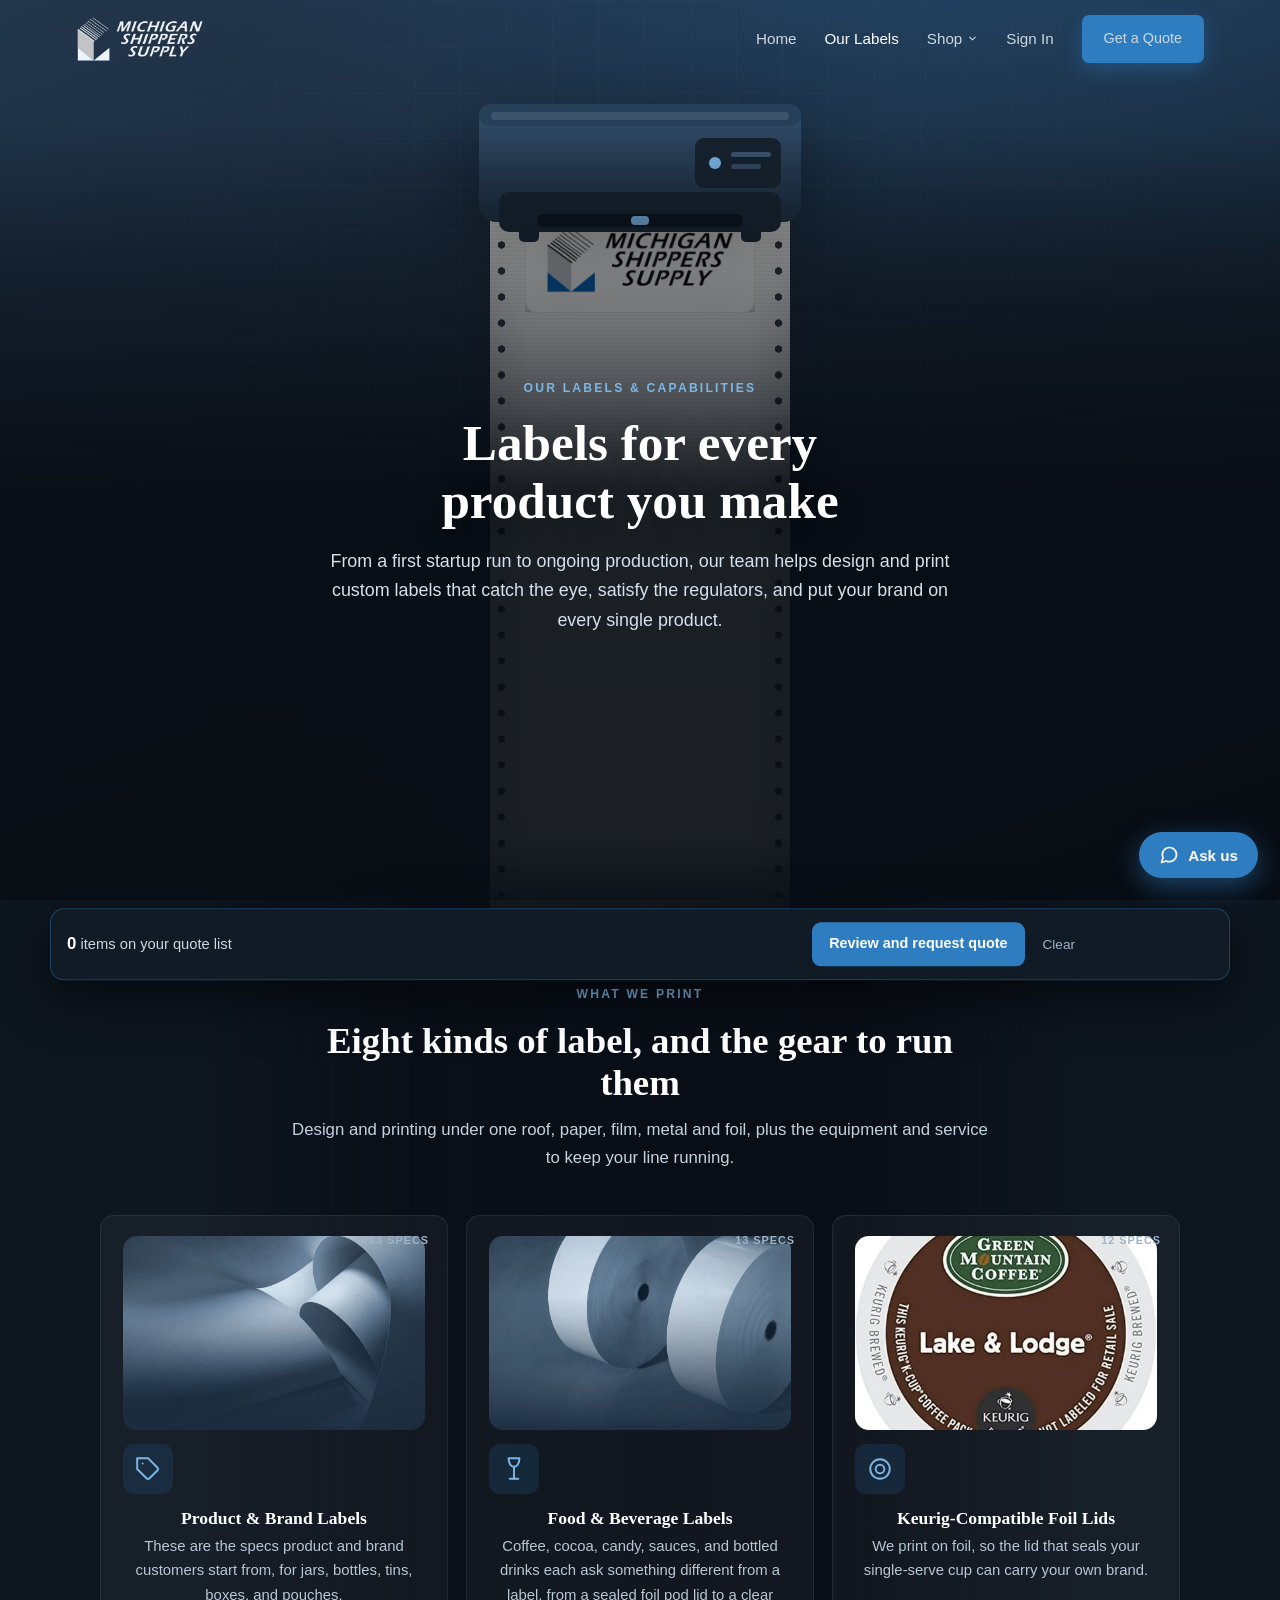
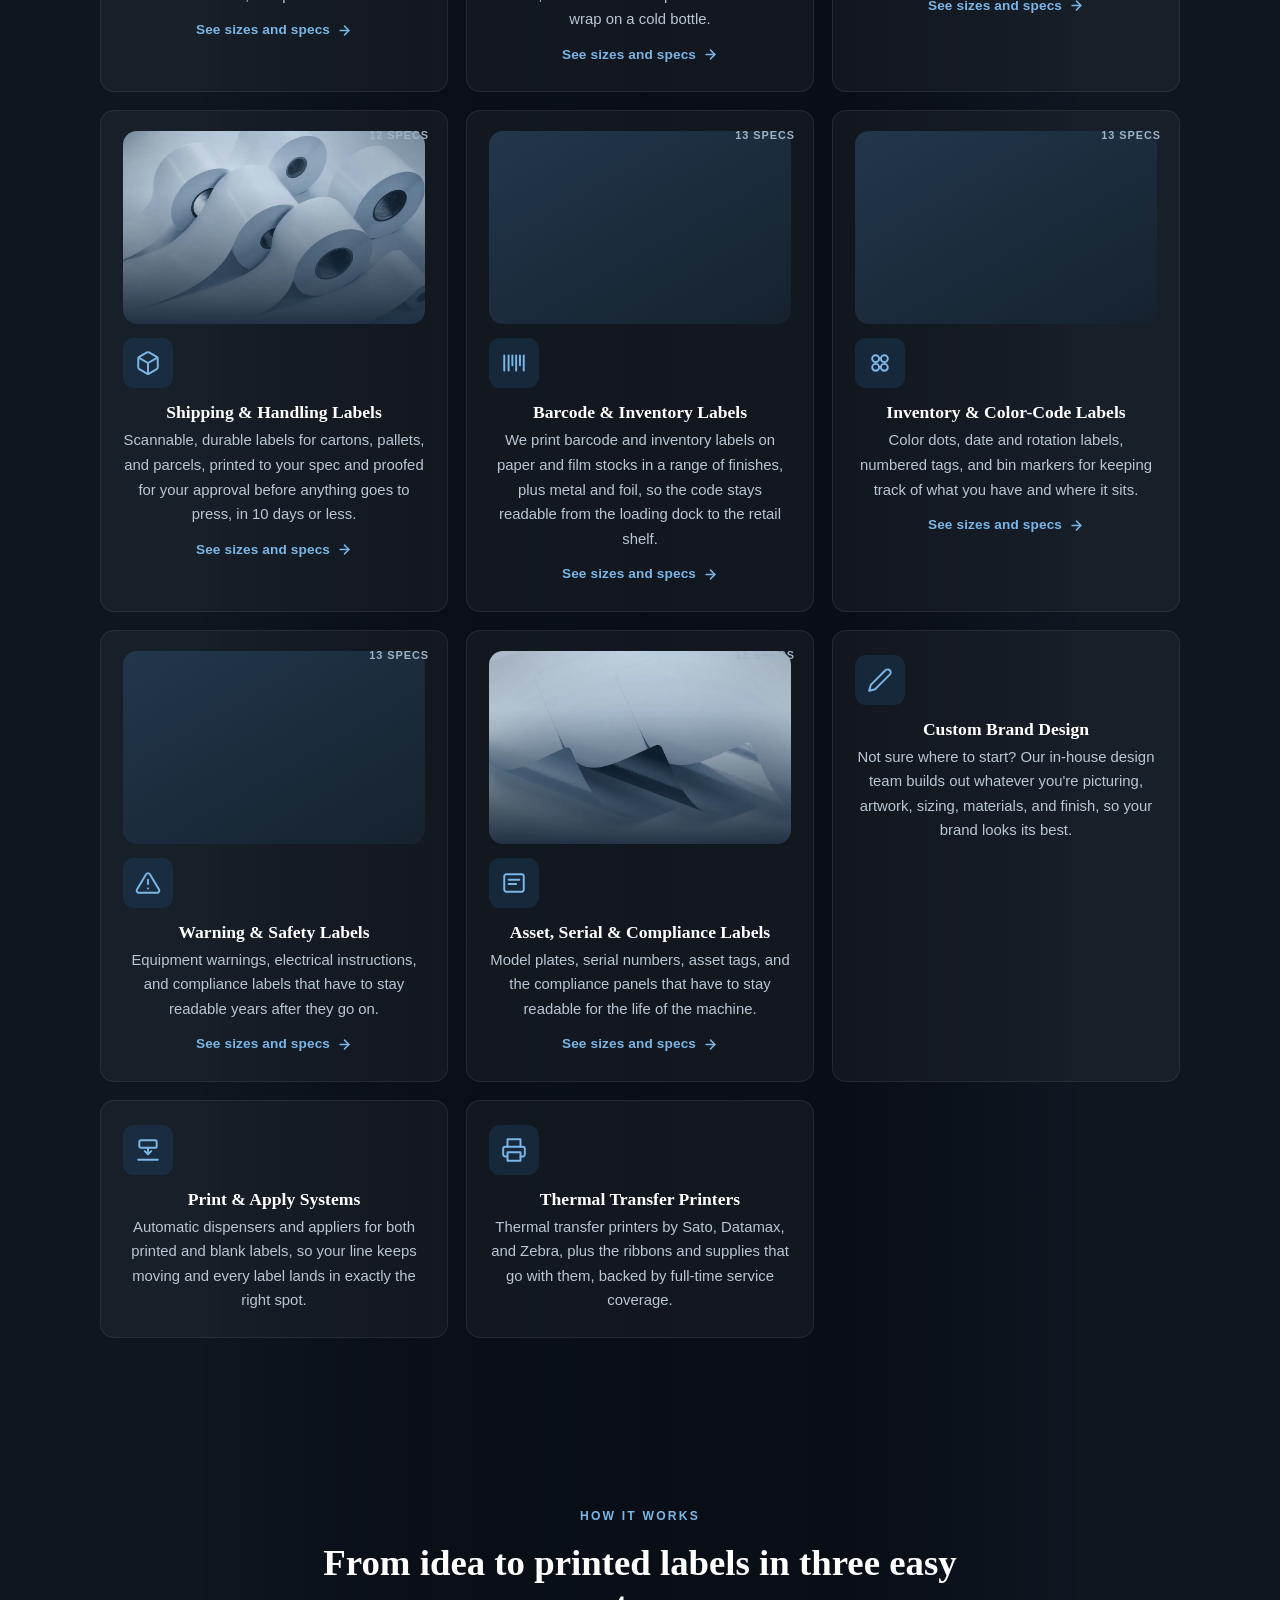
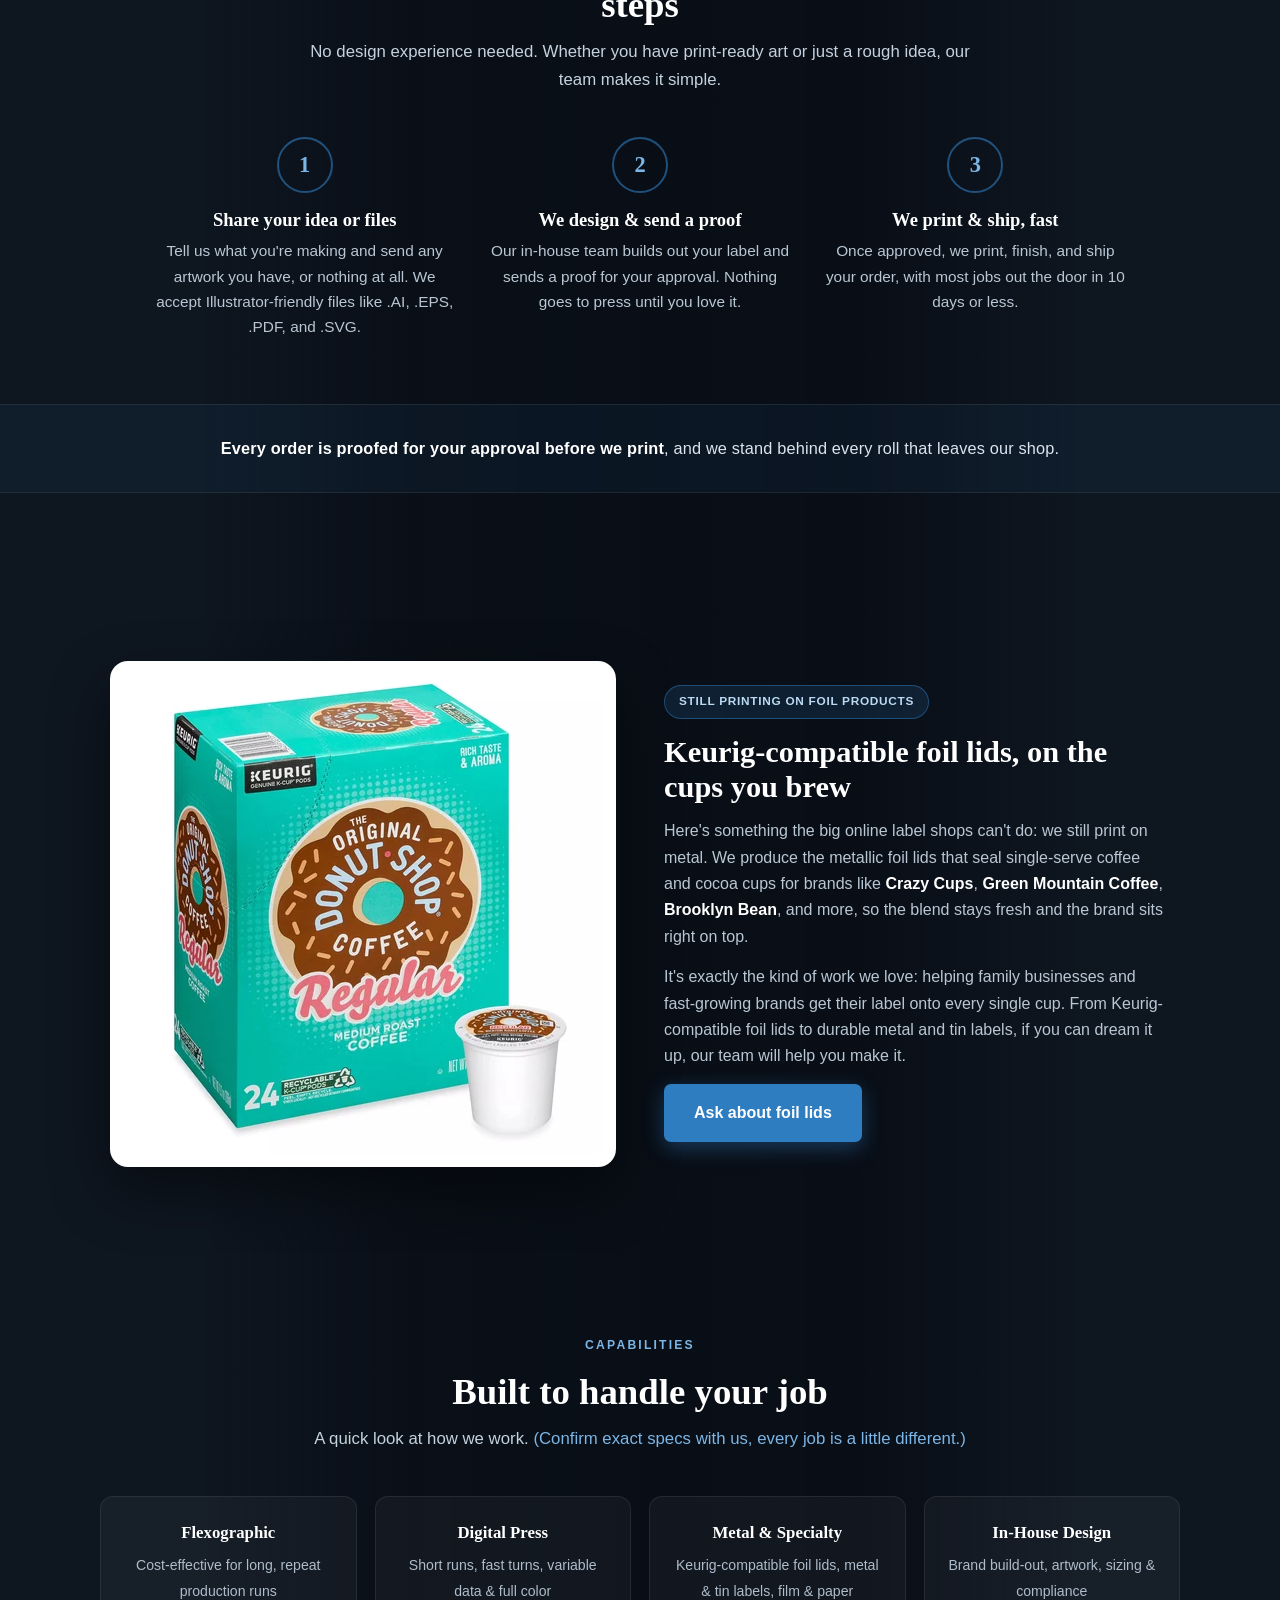
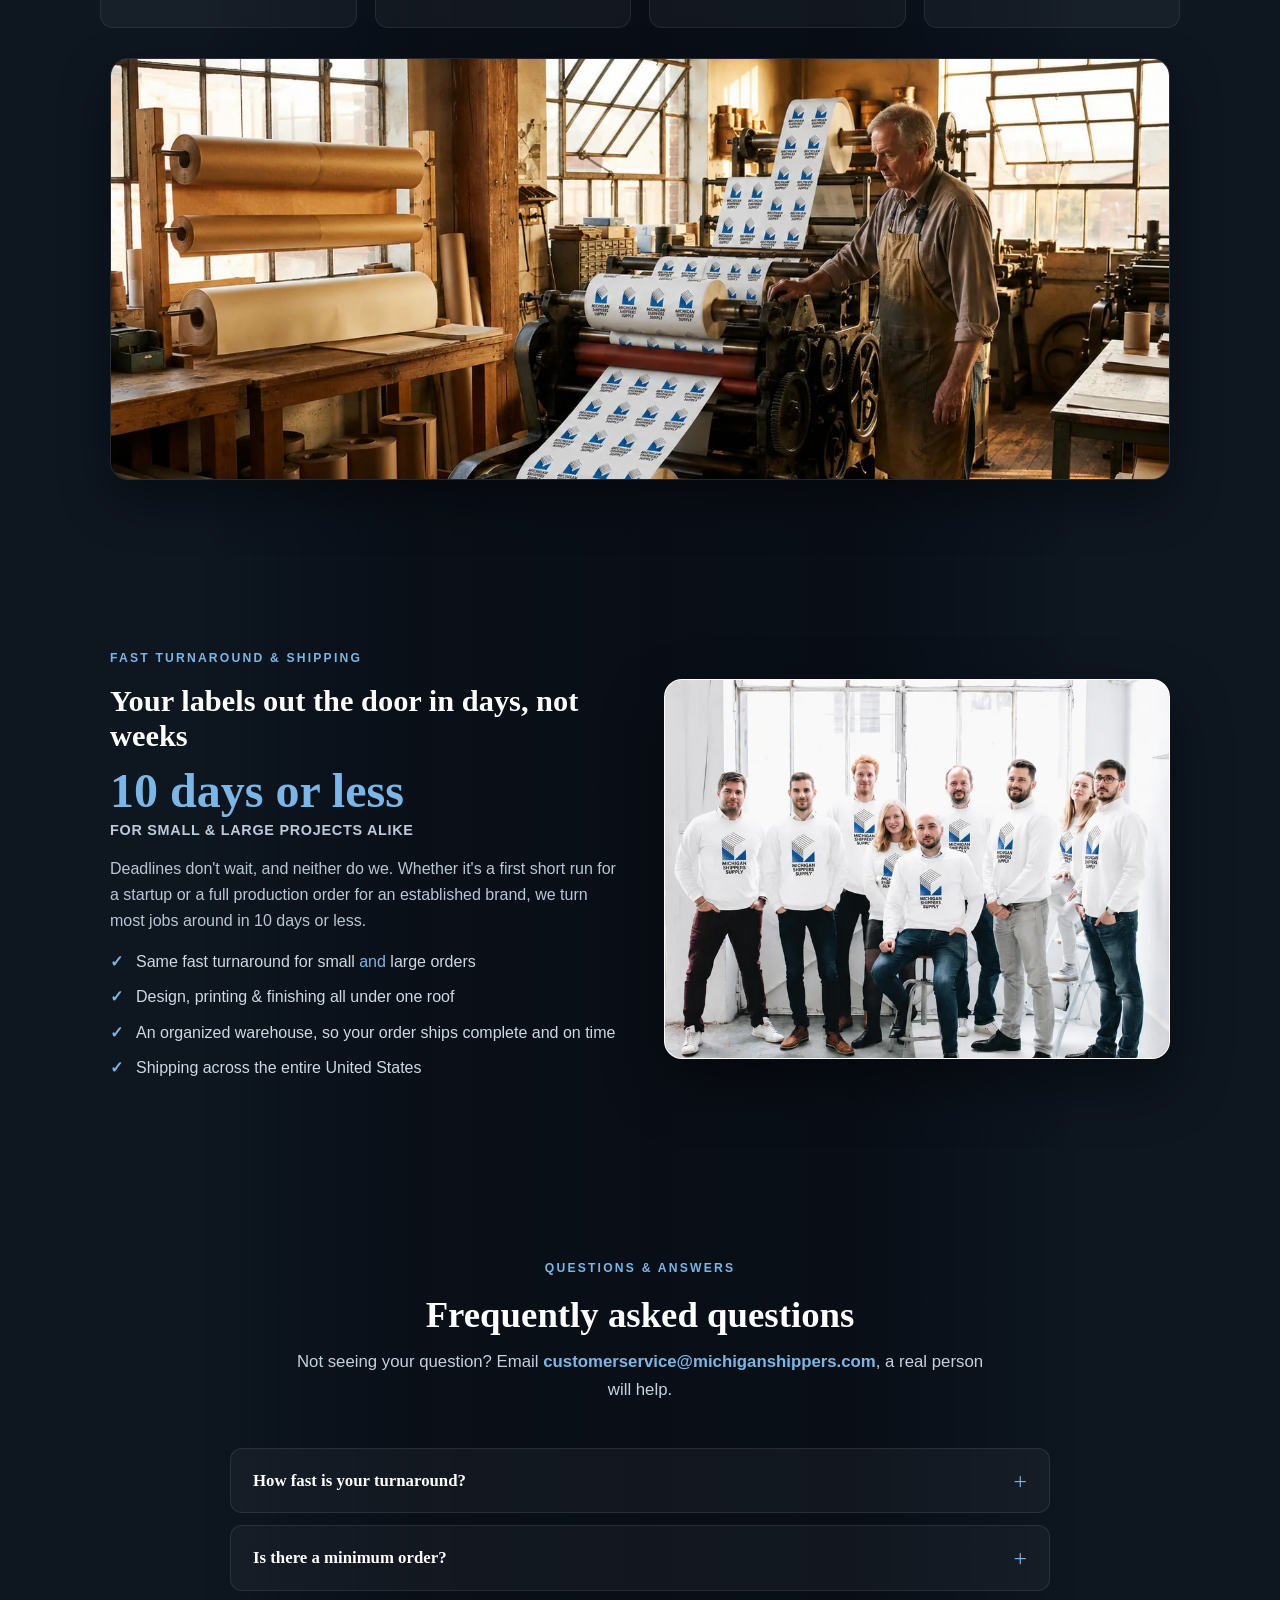
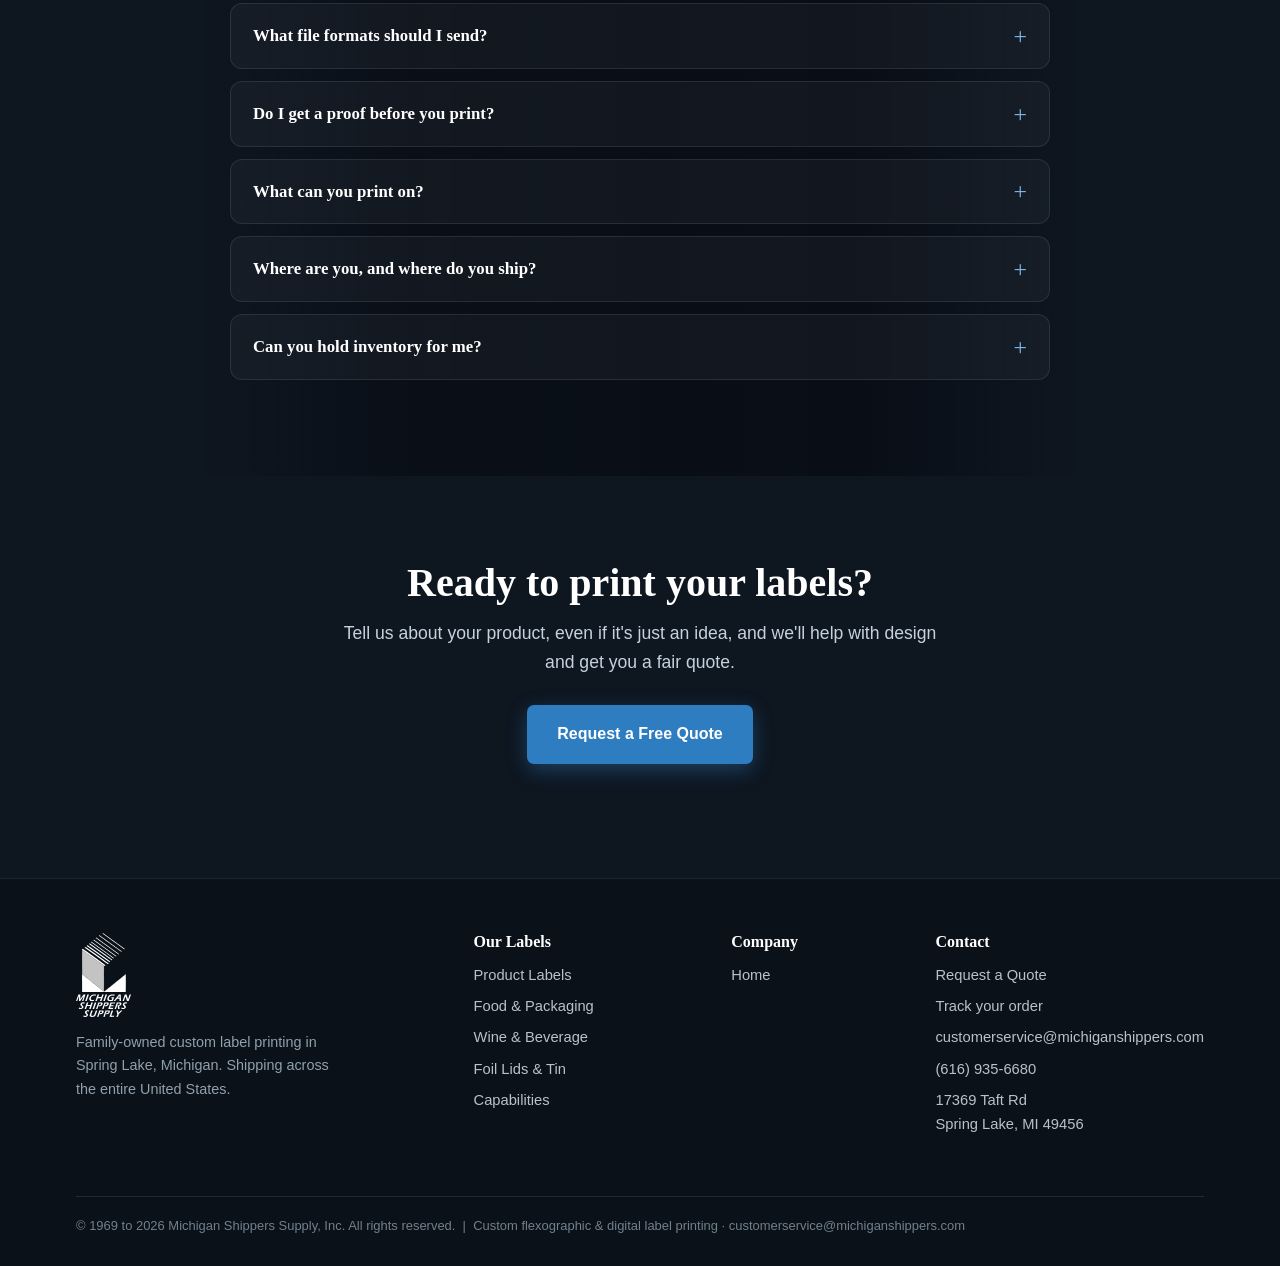
<file: labels.html>
<!DOCTYPE html>
<html lang="en">
<head>
<meta charset="UTF-8" />
<meta name="viewport" content="width=device-width, initial-scale=1.0" />
<title>Our Labels &amp; Capabilities | Michigan Shippers Supply</title>
<meta name="description" content="Custom label printing from Michigan Shippers Supply: product, food &amp; packaging, candy, wine/beer/beverage, barcode &amp; shipping, Keurig-compatible foil lids, print &amp; apply systems, and thermal transfer printers. Flexographic &amp; digital, with in-house design." />
<meta property="og:type" content="website" />
<meta property="og:site_name" content="Michigan Shippers Supply" />
<meta property="og:title" content="Our Labels | Michigan Shippers Supply" />
<meta property="og:description" content="Product, food, beverage, barcode, shipping, and safety labels, plus Keurig-compatible foil lids. Flexographic and digital printing, 10 days or less." />
<meta property="og:url" content="https://michiganshippers.com/labels.html" />
<meta property="og:image" content="https://michiganshippers.com/images/social-share.jpg" />
<meta property="og:image:width" content="1200" />
<meta property="og:image:height" content="628" />
<meta name="twitter:card" content="summary_large_image" />
<meta name="twitter:image" content="https://michiganshippers.com/images/social-share.jpg" />
<link rel="icon" type="image/png" sizes="128x128" href="images/favicon-128.png" />
<link rel="apple-touch-icon" href="images/favicon-128.png" />
<script>document.documentElement.className='js';</script>
<link rel="stylesheet" href="immersive.css?v=20260803" />
<link rel="stylesheet" href="labels-browse.css?v=20260803" />
<script type="speculationrules">
{"prerender":[{"where":{"and":[{"href_matches":"/*"},{"not":{"href_matches":"/*\\?*"}}]},"eagerness":"moderate"}]}
</script>
  <script defer src="https://site-stats-dartyforlife.vercel.app/script.js" data-website-id="b9dceac7-76d3-4a54-8c4f-c17c00554771" data-domains="michiganshippers.com,www.michiganshippers.com"></script>
</head>
<body>

<!-- ===== PRELOADER ===== -->
<div id="pre">
  <img src="images/logo-on-navy.webp?v=20260803" alt="Michigan Shippers Supply" onerror="this.src='images/logo-vertical-light.png'" />
  <div class="pre-bar"><i></i></div>
  <div class="pre-msg" id="preMsg">Warming up the press&hellip;</div>
</div>

<!-- ===== IMMERSIVE WORLD BG ===== -->
<div class="world" aria-hidden="true"></div>

<!-- ===== PRESS STAGE (printer + ribbon) ===== -->
<div class="stage" aria-hidden="true">
  <svg class="printer" viewBox="0 0 390 200" xmlns="http://www.w3.org/2000/svg">
    <rect x="34" y="40" width="322" height="118" rx="18" fill="#22364c"/>
    <rect x="34" y="40" width="322" height="118" rx="18" fill="url(#sheen)"/>
    <rect x="34" y="40" width="322" height="22" rx="11" fill="#27405a"/>
    <rect x="46" y="48" width="298" height="8" rx="4" fill="rgba(255,255,255,.10)"/>
    <rect x="250" y="74" width="86" height="50" rx="9" fill="#16222e"/>
    <circle class="light" cx="270" cy="99" r="6" fill="#7bb6e6"/>
    <rect x="286" y="88" width="40" height="5" rx="2.5" fill="#3a5570"/>
    <rect x="286" y="100" width="30" height="5" rx="2.5" fill="#33495f"/>
    <rect x="54" y="128" width="282" height="40" rx="10" fill="#16222e"/>
    <rect x="92" y="150" width="206" height="13" rx="6" fill="#0a121b"/>
    <rect class="scanner" x="186" y="152" width="18" height="9" rx="4" fill="#7bb6e6" opacity=".9"/>
    <rect x="74" y="158" width="20" height="20" rx="5" fill="#16222e"/>
    <rect x="296" y="158" width="20" height="20" rx="5" fill="#16222e"/>
    <defs>
      <linearGradient id="sheen" x1="0" y1="0" x2="0" y2="1">
        <stop offset="0" stop-color="#34506e"/>
        <stop offset="1" stop-color="#1b2a3a"/>
      </linearGradient>
    </defs>
  </svg>
  <div class="ribbon">
    <div class="paper-strip"></div>
    <div class="ribbon-track" id="track"></div>
  </div>
</div>

<!-- ===== NAV ===== -->
<header class="nav" id="nav">
  <div class="nav-inner">
    <a class="brand" href="index.html" aria-label="Michigan Shippers Supply home">
      <img src="images/logo-horizontal-light.webp?v=20260803" alt="Michigan Shippers Supply" onerror="this.src='images/logo-on-navy.webp?v=20260803'" />
    </a>
    <nav class="links">
      <a href="index.html">Home</a>
      <a class="active" href="labels.html">Our Labels</a>
      <details class="nav-shop">
        <summary>Shop<svg viewBox="0 0 24 24" fill="none" stroke="currentColor" stroke-width="2.5" stroke-linecap="round" stroke-linejoin="round"><polyline points="6 9 12 15 18 9"/></svg></summary>
        <div class="shop-menu">
          <a href="store.html#cat-printers">Printers &amp; Printheads</a>
          <a href="store.html#cat-ribbons">Thermal-Transfer Ribbons</a>
          <a href="store.html#cat-markers">Paint Markers &amp; Coding</a>
          <a href="store.html#cat-applicators">Rollers &amp; Applicators</a>
          <a href="store.html#cat-coatings">UV Varnish &amp; Coatings</a>
          <a href="store.html#cat-barcodes">Barcodes &amp; Scanning</a>
          <a href="store.html#cat-software">Label Software</a>
          <a href="store.html#cat-custom">Custom Orders &amp; Services</a>
          <a class="shop-all" href="store.html">Shop all supplies</a>
        </div>
      </details>
      <a class="nav-signin" href="account.html">Sign In</a>
      <a class="btn btn-primary" href="index.html#contact">Get a Quote</a>
    </nav>
    <button class="nav-toggle" aria-label="Menu" onclick="document.querySelector('nav.links').style.display='flex'">
      <svg width="28" height="28" viewBox="0 0 24 24" fill="none" stroke="#cdd8e3" stroke-width="2"><line x1="3" y1="6" x2="21" y2="6"/><line x1="3" y1="12" x2="21" y2="12"/><line x1="3" y1="18" x2="21" y2="18"/></svg>
    </button>
  </div>
</header>

<!-- ===== PAGE HERO ===== -->
<section class="page-hero">
  <div class="eyebrow reveal">Our Labels &amp; Capabilities</div>
  <h1 class="reveal">Labels for every product you make</h1>
  <p class="reveal">From a first startup run to ongoing production, our team helps design and print custom labels that catch the eye, satisfy the regulators, and put your brand on every single product.</p>
</section>

<!-- ===== SERVICES ===== -->
<section class="sec band center" id="services">
  <div class="wrap">
    <div class="shead reveal">
      <div class="eyebrow">What We Print</div>
      <h2>Eight kinds of label, and the gear to run them</h2>
      <p>Design and printing under one roof, paper, film, metal and foil, plus the equipment and service to keep your line running.</p>
    </div>
    <div class="cardgrid">
      <a class="tile reveal" href="labels-product-labels.html"><span class="tile-count">13 specs</span><div class="tile-shot"><img src="images/labels-stock/uncoated-paper-stock-tile.webp?v=20260803" alt="Product &amp; Brand Labels" loading="lazy" decoding="async" width="1000" height="640"></div><div class="ic"><svg width="26" height="26" viewBox="0 0 24 24" fill="none" stroke="#7bb6e6" stroke-width="1.8" stroke-linecap="round" stroke-linejoin="round"><path d="M20.59 13.41l-7.17 7.17a2 2 0 0 1-2.83 0L2 12V2h10l8.59 8.59a2 2 0 0 1 0 2.82z"/><line x1="7" y1="7" x2="7.01" y2="7"/></svg></div><h3>Product &amp; Brand Labels</h3><p>These are the specs product and brand customers start from, for jars, bottles, tins, boxes, and pouches.</p><div class="tile-go">See sizes and specs<svg viewBox="0 0 24 24" fill="none" stroke="currentColor" stroke-width="2.4" stroke-linecap="round" stroke-linejoin="round"><line x1="5" y1="12" x2="19" y2="12"/><polyline points="12 5 19 12 12 19"/></svg></div></a>
      <a class="tile reveal" href="labels-food-beverage.html"><span class="tile-count">13 specs</span><div class="tile-shot"><img src="images/labels-stock/face-stock-rolls-tile.webp?v=20260803" alt="Food &amp; Beverage Labels" loading="lazy" decoding="async" width="1000" height="640"></div><div class="ic"><svg width="26" height="26" viewBox="0 0 24 24" fill="none" stroke="#7bb6e6" stroke-width="1.8" stroke-linecap="round" stroke-linejoin="round"><path d="M7 2h10c0 4.8-2.2 8-5 8S7 6.8 7 2z"/><line x1="12" y1="10" x2="12" y2="21"/><line x1="8" y1="21" x2="16" y2="21"/></svg></div><h3>Food &amp; Beverage Labels</h3><p>Coffee, cocoa, candy, sauces, and bottled drinks each ask something different from a label, from a sealed foil pod lid to a clear wrap on a cold bottle.</p><div class="tile-go">See sizes and specs<svg viewBox="0 0 24 24" fill="none" stroke="currentColor" stroke-width="2.4" stroke-linecap="round" stroke-linejoin="round"><line x1="5" y1="12" x2="19" y2="12"/><polyline points="12 5 19 12 12 19"/></svg></div></a>
      <a class="tile reveal" href="labels-foil-lids.html"><span class="tile-count">12 specs</span><div class="tile-shot"><img src="images/customers/lake-lodge.webp?v=20260803" alt="Keurig-Compatible Foil Lids" loading="lazy" decoding="async" width="1000" height="640"></div><div class="ic"><svg width="26" height="26" viewBox="0 0 24 24" fill="none" stroke="#7bb6e6" stroke-width="1.8" stroke-linecap="round" stroke-linejoin="round"><circle cx="12" cy="12" r="9"/><circle cx="12" cy="12" r="4"/></svg></div><h3>Keurig-Compatible Foil Lids</h3><p>We print on foil, so the lid that seals your single-serve cup can carry your own brand.</p><div class="tile-go">See sizes and specs<svg viewBox="0 0 24 24" fill="none" stroke="currentColor" stroke-width="2.4" stroke-linecap="round" stroke-linejoin="round"><line x1="5" y1="12" x2="19" y2="12"/><polyline points="12 5 19 12 12 19"/></svg></div></a>
      <a class="tile reveal" href="labels-shipping-labels.html"><span class="tile-count">12 specs</span><div class="tile-shot"><img src="images/labels-stock/linerless-rolls-tile.webp?v=20260803" alt="Shipping &amp; Handling Labels" loading="lazy" decoding="async" width="1000" height="640"></div><div class="ic"><svg width="26" height="26" viewBox="0 0 24 24" fill="none" stroke="#7bb6e6" stroke-width="1.8" stroke-linecap="round" stroke-linejoin="round"><path d="M21 16V8a2 2 0 0 0-1-1.73l-7-4a2 2 0 0 0-2 0l-7 4A2 2 0 0 0 3 8v8a2 2 0 0 0 1 1.73l7 4a2 2 0 0 0 2 0l7-4A2 2 0 0 0 21 16z"/><polyline points="3.27 6.96 12 12.01 20.73 6.96"/><line x1="12" y1="22.08" x2="12" y2="12"/></svg></div><h3>Shipping &amp; Handling Labels</h3><p>Scannable, durable labels for cartons, pallets, and parcels, printed to your spec and proofed for your approval before anything goes to press, in 10 days or less.</p><div class="tile-go">See sizes and specs<svg viewBox="0 0 24 24" fill="none" stroke="currentColor" stroke-width="2.4" stroke-linecap="round" stroke-linejoin="round"><line x1="5" y1="12" x2="19" y2="12"/><polyline points="12 5 19 12 12 19"/></svg></div></a>
      <a class="tile reveal" href="labels-barcode-labels.html"><span class="tile-count">13 specs</span><div class="tile-shot"><img src="images/labels-stock/gloss-film-rolls-tile.webp?v=20260803" alt="Barcode &amp; Inventory Labels" loading="lazy" decoding="async" width="1000" height="640"></div><div class="ic"><svg width="26" height="26" viewBox="0 0 24 24" fill="none" stroke="#7bb6e6" stroke-width="1.8" stroke-linecap="round" stroke-linejoin="round"><path d="M3 5v14M7 5v14M10.5 5v9M14 5v14M17.5 5v9M21 5v14"/></svg></div><h3>Barcode &amp; Inventory Labels</h3><p>We print barcode and inventory labels on paper and film stocks in a range of finishes, plus metal and foil, so the code stays readable from the loading dock to the retail shelf.</p><div class="tile-go">See sizes and specs<svg viewBox="0 0 24 24" fill="none" stroke="currentColor" stroke-width="2.4" stroke-linecap="round" stroke-linejoin="round"><line x1="5" y1="12" x2="19" y2="12"/><polyline points="12 5 19 12 12 19"/></svg></div></a>
      <a class="tile reveal" href="labels-inventory-dots.html"><span class="tile-count">13 specs</span><div class="tile-shot"><img src="images/labels-stock/colored-film-stock-tile.webp?v=20260803" alt="Inventory &amp; Color-Code Labels" loading="lazy" decoding="async" width="1000" height="640"></div><div class="ic"><svg width="26" height="26" viewBox="0 0 24 24" fill="none" stroke="#7bb6e6" stroke-width="1.8" stroke-linecap="round" stroke-linejoin="round"><circle cx="8" cy="8" r="3.2"/><circle cx="16" cy="8" r="3.2"/><circle cx="8" cy="16" r="3.2"/><circle cx="16" cy="16" r="3.2"/></svg></div><h3>Inventory &amp; Color-Code Labels</h3><p>Color dots, date and rotation labels, numbered tags, and bin markers for keeping track of what you have and where it sits.</p><div class="tile-go">See sizes and specs<svg viewBox="0 0 24 24" fill="none" stroke="currentColor" stroke-width="2.4" stroke-linecap="round" stroke-linejoin="round"><line x1="5" y1="12" x2="19" y2="12"/><polyline points="12 5 19 12 12 19"/></svg></div></a>
      <a class="tile reveal" href="labels-warning-safety.html"><span class="tile-count">13 specs</span><div class="tile-shot"><img src="images/labels-stock/white-film-rolls-tile.webp?v=20260803" alt="Warning &amp; Safety Labels" loading="lazy" decoding="async" width="1000" height="640"></div><div class="ic"><svg width="26" height="26" viewBox="0 0 24 24" fill="none" stroke="#7bb6e6" stroke-width="1.8" stroke-linecap="round" stroke-linejoin="round"><path d="M10.29 3.86 1.82 18a2 2 0 0 0 1.71 3h16.94a2 2 0 0 0 1.71-3L13.71 3.86a2 2 0 0 0-3.42 0z"/><line x1="12" y1="9" x2="12" y2="13"/><line x1="12" y1="17" x2="12.01" y2="17"/></svg></div><h3>Warning &amp; Safety Labels</h3><p>Equipment warnings, electrical instructions, and compliance labels that have to stay readable years after they go on.</p><div class="tile-go">See sizes and specs<svg viewBox="0 0 24 24" fill="none" stroke="currentColor" stroke-width="2.4" stroke-linecap="round" stroke-linejoin="round"><line x1="5" y1="12" x2="19" y2="12"/><polyline points="12 5 19 12 12 19"/></svg></div></a>
      <a class="tile reveal" href="labels-asset-serial.html"><span class="tile-count">11 specs</span><div class="tile-shot"><img src="images/labels-stock/opaque-and-foil-backs-tile.webp?v=20260803" alt="Asset, Serial &amp; Compliance Labels" loading="lazy" decoding="async" width="1000" height="640"></div><div class="ic"><svg width="26" height="26" viewBox="0 0 24 24" fill="none" stroke="#7bb6e6" stroke-width="1.8" stroke-linecap="round" stroke-linejoin="round"><rect x="3" y="4" width="18" height="16" rx="2"/><line x1="7" y1="9" x2="17" y2="9"/><line x1="7" y1="13" x2="14" y2="13"/></svg></div><h3>Asset, Serial &amp; Compliance Labels</h3><p>Model plates, serial numbers, asset tags, and the compliance panels that have to stay readable for the life of the machine.</p><div class="tile-go">See sizes and specs<svg viewBox="0 0 24 24" fill="none" stroke="currentColor" stroke-width="2.4" stroke-linecap="round" stroke-linejoin="round"><line x1="5" y1="12" x2="19" y2="12"/><polyline points="12 5 19 12 12 19"/></svg></div></a>
      <div class="tile reveal"><div class="ic"><svg width="26" height="26" viewBox="0 0 24 24" fill="none" stroke="#7bb6e6" stroke-width="1.8" stroke-linecap="round" stroke-linejoin="round"><path d="M17 3a2.828 2.828 0 1 1 4 4L7.5 20.5 2 22l1.5-5.5L17 3z"/></svg></div><h3>Custom Brand Design</h3><p>Not sure where to start? Our in-house design team builds out whatever you're picturing, artwork, sizing, materials, and finish, so your brand looks its best.</p></div>
      <div class="tile reveal"><div class="ic"><svg width="26" height="26" viewBox="0 0 24 24" fill="none" stroke="#7bb6e6" stroke-width="1.8" stroke-linecap="round" stroke-linejoin="round"><rect x="4" y="3" width="16" height="7" rx="1.5"/><path d="M12 10v5.5"/><path d="m9 13 3 3 3-3"/><line x1="3" y1="21" x2="21" y2="21"/></svg></div><h3>Print &amp; Apply Systems</h3><p>Automatic dispensers and appliers for both printed and blank labels, so your line keeps moving and every label lands in exactly the right spot.</p></div>
      <div class="tile reveal"><div class="ic"><svg width="26" height="26" viewBox="0 0 24 24" fill="none" stroke="#7bb6e6" stroke-width="1.8" stroke-linecap="round" stroke-linejoin="round"><polyline points="6 9 6 2 18 2 18 9"/><path d="M6 18H4a2 2 0 0 1-2-2v-5a2 2 0 0 1 2-2h16a2 2 0 0 1 2 2v5a2 2 0 0 1-2 2h-2"/><rect x="6" y="14" width="12" height="8"/></svg></div><h3>Thermal Transfer Printers</h3><p>Thermal transfer printers by Sato, Datamax, and Zebra, plus the ribbons and supplies that go with them, backed by full-time service coverage.</p></div>
    </div>
  </div>
</section>

<!-- ===== HOW IT WORKS ===== -->
<section class="sec band center" id="how">
  <div class="wrap">
    <div class="shead reveal">
      <div class="eyebrow">How It Works</div>
      <h2>From idea to printed labels in three easy steps</h2>
      <p>No design experience needed. Whether you have print-ready art or just a rough idea, our team makes it simple.</p>
    </div>
    <div class="how3">
      <div class="hstep reveal"><div class="hnum">1</div><h3>Share your idea or files</h3><p>Tell us what you're making and send any artwork you have, or nothing at all. We accept Illustrator-friendly files like .AI, .EPS, .PDF, and .SVG.</p></div>
      <div class="hstep reveal"><div class="hnum">2</div><h3>We design &amp; send a proof</h3><p>Our in-house team builds out your label and sends a proof for your approval. Nothing goes to press until you love it.</p></div>
      <div class="hstep reveal"><div class="hnum">3</div><h3>We print &amp; ship, fast</h3><p>Once approved, we print, finish, and ship your order, with most jobs out the door in 10 days or less.</p></div>
    </div>
    <p class="how-note reveal"><strong>Every order is proofed for your approval before we print</strong>, and we stand behind every roll that leaves our shop.</p>
  </div>
</section>

<!-- ===== SHOWCASE: FOIL LIDS ===== -->
<section class="sec band" id="metal">
  <div class="wrap">
    <div class="split reveal">
      <div class="shot full"><img src="images/customers/donut-shop-box.webp?v=20260803" alt="The Original Donut Shop Coffee Keurig K-Cup box and pod, Michigan Shippers Supply prints the foil lids" /></div>
      <div>
        <span class="tag">Still printing on foil products</span>
        <h2>Keurig-compatible foil lids, on the cups you brew</h2>
        <p>Here's something the big online label shops can't do: we still print on metal. We produce the metallic foil lids that seal single-serve coffee and cocoa cups for brands like <strong>Crazy Cups</strong>, <strong>Green Mountain Coffee</strong>, <strong>Brooklyn Bean</strong>, and more, so the blend stays fresh and the brand sits right on top.</p>
        <p>It's exactly the kind of work we love: helping family businesses and fast-growing brands get their label onto every single cup. From Keurig-compatible foil lids to durable metal and tin labels, if you can dream it up, our team will help you make it.</p>
        <a class="btn btn-primary" href="index.html#contact">Ask about foil lids</a>
      </div>
    </div>
  </div>
</section>

<!-- ===== CAPABILITIES ===== -->
<section class="sec band center" id="capabilities">
  <div class="wrap">
    <div class="shead reveal">
      <div class="eyebrow">Capabilities</div>
      <h2>Built to handle your job</h2>
      <p>A quick look at how we work. <em>(Confirm exact specs with us, every job is a little different.)</em></p>
    </div>
    <div class="cardgrid cols4">
      <div class="cap reveal"><b>Flexographic</b><small>Cost-effective for long, repeat production runs</small></div>
      <div class="cap reveal"><b>Digital Press</b><small>Short runs, fast turns, variable data &amp; full color</small></div>
      <div class="cap reveal"><b>Metal &amp; Specialty</b><small>Keurig-compatible foil lids, metal &amp; tin labels, film &amp; paper</small></div>
      <div class="cap reveal"><b>In-House Design</b><small>Brand build-out, artwork, sizing &amp; compliance</small></div>
    </div>
    <div class="caps-photo reveal"><img src="images/press-printing.webp?v=20260803" alt="A press at Michigan Shippers Supply running a roll of labels" /></div>
  </div>
</section>

<!-- ===== TURNAROUND / SHIPPING ===== -->
<section class="sec band" id="shipping">
  <div class="wrap">
    <div class="split reveal">
      <div>
        <div class="eyebrow">Fast Turnaround &amp; Shipping</div>
        <h2>Your labels out the door in days, not weeks</h2>
        <div class="bigstat">10 days or less<small>For small &amp; large projects alike</small></div>
        <p>Deadlines don't wait, and neither do we. Whether it's a first short run for a startup or a full production order for an established brand, we turn most jobs around in 10 days or less.</p>
        <ul class="points">
          <li>Same fast turnaround for small <em>and</em> large orders</li>
          <li>Design, printing &amp; finishing all under one roof</li>
          <li>An organized warehouse, so your order ships complete and on time</li>
          <li>Shipping across the entire United States</li>
        </ul>
      </div>
      <div class="shot"><img src="images/team.webp?v=20260803" alt="The Michigan Shippers Supply team, a family business shipping label orders across the U.S." /></div>
    </div>
  </div>
</section>

<!-- ===== FAQ ===== -->
<section class="sec band center" id="faq">
  <div class="wrap">
    <div class="shead reveal">
      <div class="eyebrow">Questions &amp; Answers</div>
      <h2>Frequently asked questions</h2>
      <p>Not seeing your question? Email <a href="mailto:customerservice@michiganshippers.com">customerservice@michiganshippers.com</a>, a real person will help.</p>
    </div>
    <div class="faq-list reveal" style="text-align:left;">
      <details class="faq-item"><summary>How fast is your turnaround?</summary><div class="faq-a">Most orders ship in 10 days or less, the same fast turnaround for small first runs and large production orders alike. Have a tight deadline? Ask us; we'll do our best to help.</div></details>
      <details class="faq-item"><summary>Is there a minimum order?</summary><div class="faq-a">We love helping startups and small businesses, so we keep things friendly for first runs and small batches. Tell us what you need and we'll size the job to you.</div></details>
      <details class="faq-item"><summary>What file formats should I send?</summary><div class="faq-a">Vector files are best, <strong>.AI, .EPS, .PDF,</strong> and <strong>.SVG</strong> open straight in Adobe Illustrator and stay crisp at any size. High-resolution <strong>.PNG</strong> or <strong>.TIFF</strong> also work. No artwork yet? Our in-house design team will build it for you.</div></details>
      <details class="faq-item"><summary>Do I get a proof before you print?</summary><div class="faq-a">Yes. We send a proof for your approval before anything goes to press, so you know exactly what you're getting.</div></details>
      <details class="faq-item"><summary>What can you print on?</summary><div class="faq-a">Paper and film label stocks in a range of finishes, plus metal and foil, including Keurig-compatible coffee-pod lids and durable tin labels that most printers won't touch.</div></details>
      <details class="faq-item"><summary>Where are you, and where do you ship?</summary><div class="faq-a">We're a family-owned shop in Spring Lake, Michigan, serving Michigan, Indiana, Ohio, and Illinois, and shipping beyond.</div></details>
      <details class="faq-item"><summary>Can you hold inventory for me?</summary><div class="faq-a">Yes, ask about our managed-inventory and just-in-time printing program. Keep just a day's or a week's supply on hand and we'll produce the rest as you need it. Available with our premium packages.</div></details>
    </div>
  </div>
</section>

<!-- ===== CTA ===== -->
<section class="sec center">
  <div class="wrap"><div class="final reveal">
    <h2>Ready to print your labels?</h2>
    <p>Tell us about your product, even if it's just an idea, and we'll help with design and get you a fair quote.</p>
    <a class="btn btn-primary" href="index.html#contact">Request a Free Quote</a>
  </div></div>
</section>

<!-- ===== FOOTER ===== -->
<footer>
  <div class="wrap">
    <div class="col foot-brand">
      <img src="images/logo-vertical-light.svg" alt="Michigan Shippers Supply" onerror="this.onerror=null;this.src='images/logo-vertical-light.png'" />
      <p>Family-owned custom label printing in Spring Lake, Michigan. Shipping across the entire United States.</p>
    </div>
    <div class="col">
      <h4>Our Labels</h4>
      <a href="labels.html#services">Product Labels</a>
      <a href="labels.html#services">Food &amp; Packaging</a>
      <a href="labels.html#services">Wine &amp; Beverage</a>
      <a href="labels.html#metal">Foil Lids &amp; Tin</a>
      <a href="labels.html#capabilities">Capabilities</a>
    </div>
    <div class="col">
      <h4>Company</h4>
      <a href="index.html">Home</a>
    </div>
    <div class="col">
      <h4>Contact</h4>
      <a href="index.html#contact">Request a Quote</a>
      <a href="account.html">Track your order</a>
      <a href="mailto:customerservice@michiganshippers.com">customerservice@michiganshippers.com</a>
      <a href="tel:16169356680">(616) 935-6680</a>
      <a href="index.html#contact">17369 Taft Rd<br>Spring Lake, MI 49456</a>
    </div>
    <div class="legal">&copy; 1969 to 2026 Michigan Shippers Supply, Inc. All rights reserved. &nbsp;|&nbsp; Custom flexographic &amp; digital label printing &middot; customerservice@michiganshippers.com</div>
  </div>
</footer>

<script defer src="immersive.js?v=20260803"></script>
<script defer src="quote-list.js?v=20260803"></script>
<script defer src="chat.js?v=20260803"></script>
</body>
</html>
</file>
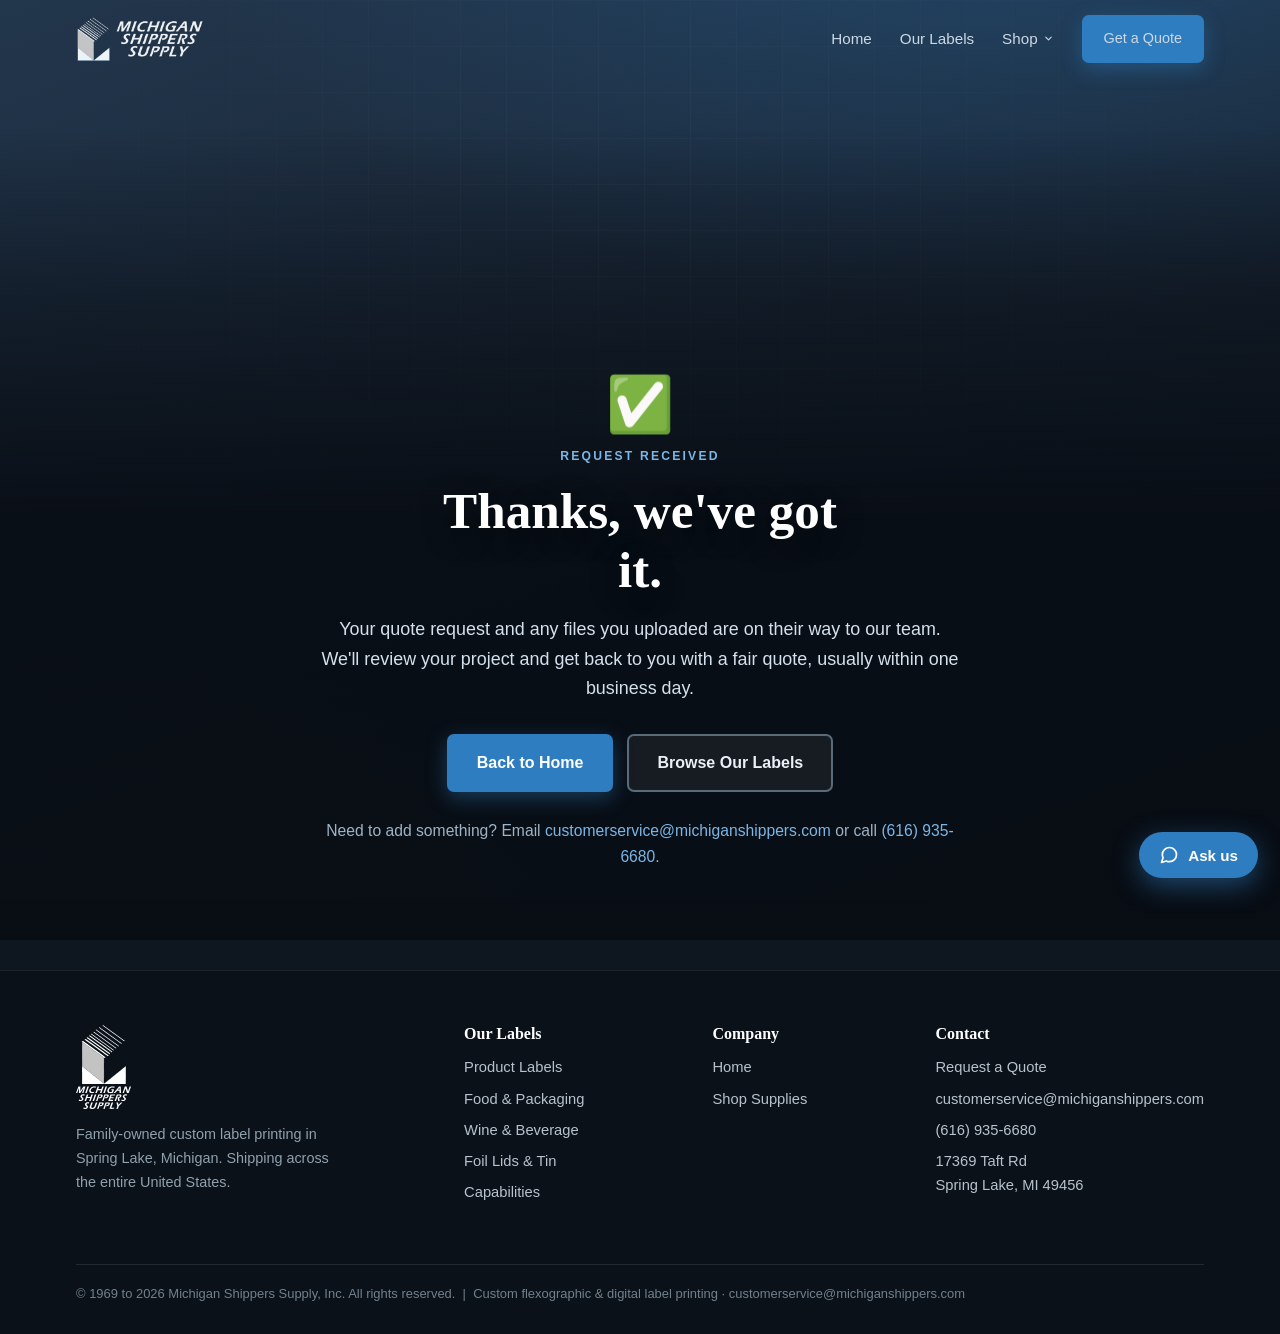
<file: thanks.html>
<!DOCTYPE html>
<html lang="en">
<head>
<meta charset="UTF-8" />
<meta name="viewport" content="width=device-width, initial-scale=1.0" />
<meta name="robots" content="noindex" />
<title>Thank You | Michigan Shippers Supply</title>
<meta name="description" content="Thanks for your quote request. The Michigan Shippers Supply team will be in touch, usually within one business day." />
<link rel="icon" type="image/png" sizes="128x128" href="images/favicon-128.png" />
<link rel="apple-touch-icon" href="images/favicon-128.png" />
<script>document.documentElement.className='js';</script>
<link rel="stylesheet" href="immersive.css?v=20260803" />
<script type="speculationrules">
{"prerender":[{"where":{"and":[{"href_matches":"/*"},{"not":{"href_matches":"/*\\?*"}}]},"eagerness":"moderate"}]}
</script>
  <script defer src="https://site-stats-dartyforlife.vercel.app/script.js" data-website-id="b9dceac7-76d3-4a54-8c4f-c17c00554771" data-domains="michiganshippers.com,www.michiganshippers.com"></script>
</head>
<body>

<!-- ===== IMMERSIVE WORLD BG ===== -->
<div class="world" aria-hidden="true"></div>

<!-- ===== NAV ===== -->
<header class="nav" id="nav">
  <div class="nav-inner">
    <a class="brand" href="index.html" aria-label="Michigan Shippers Supply home">
      <img src="images/logo-horizontal-light.webp?v=20260803" alt="Michigan Shippers Supply" onerror="this.src='images/logo-on-navy.webp?v=20260803'" />
    </a>
    <nav class="links">
      <a href="index.html">Home</a>
      <a href="labels.html">Our Labels</a>
      <details class="nav-shop">
        <summary>Shop<svg viewBox="0 0 24 24" fill="none" stroke="currentColor" stroke-width="2.5" stroke-linecap="round" stroke-linejoin="round"><polyline points="6 9 12 15 18 9"/></svg></summary>
        <div class="shop-menu">
          <a href="store.html#cat-printers">Printers &amp; Printheads</a>
          <a href="store.html#cat-ribbons">Thermal-Transfer Ribbons</a>
          <a href="store.html#cat-markers">Paint Markers &amp; Coding</a>
          <a href="store.html#cat-applicators">Rollers &amp; Applicators</a>
          <a href="store.html#cat-coatings">UV Varnish &amp; Coatings</a>
          <a href="store.html#cat-barcodes">Barcodes &amp; Scanning</a>
          <a href="store.html#cat-software">Label Software</a>
          <a href="store.html#cat-custom">Custom Orders &amp; Services</a>
          <a class="shop-all" href="store.html">Shop all supplies</a>
        </div>
      </details>
      <a class="btn btn-primary" href="index.html#contact">Get a Quote</a>
    </nav>
    <button class="nav-toggle" aria-label="Menu" onclick="document.querySelector('nav.links').style.display='flex'">
      <svg width="28" height="28" viewBox="0 0 24 24" fill="none" stroke="#cdd8e3" stroke-width="2"><line x1="3" y1="6" x2="21" y2="6"/><line x1="3" y1="12" x2="21" y2="12"/><line x1="3" y1="18" x2="21" y2="18"/></svg>
    </button>
  </div>
</header>

<!-- ===== CONFIRMATION ===== -->
<section class="page-hero">
  <div class="reveal" style="font-size:3.4rem;line-height:1;margin-bottom:14px;">&#9989;</div>
  <div class="eyebrow reveal">Request Received</div>
  <h1 class="reveal">Thanks, we've got it.</h1>
  <p class="reveal">Your quote request and any files you uploaded are on their way to our team. We'll review your project and get back to you with a fair quote, usually within one business day.</p>
  <div class="reveal" style="margin-top:30px;display:flex;gap:14px;justify-content:center;flex-wrap:wrap;">
    <a class="btn btn-primary" href="index.html">Back to Home</a>
    <a class="btn btn-ghost" href="labels.html">Browse Our Labels</a>
  </div>
  <p class="reveal" style="color:#9fb3c6;margin-top:26px;font-size:.98rem;">Need to add something? Email <a href="mailto:customerservice@michiganshippers.com">customerservice@michiganshippers.com</a> or call <a href="tel:+16169356680">(616) 935-6680</a>.</p>
</section>

<!-- ===== FOOTER ===== -->
<footer>
  <div class="wrap">
    <div class="col foot-brand">
      <img src="images/logo-vertical-light.svg" alt="Michigan Shippers Supply" onerror="this.onerror=null;this.src='images/logo-vertical-light.png'" />
      <p>Family-owned custom label printing in Spring Lake, Michigan. Shipping across the entire United States.</p>
    </div>
    <div class="col">
      <h4>Our Labels</h4>
      <a href="labels.html#services">Product Labels</a>
      <a href="labels.html#services">Food &amp; Packaging</a>
      <a href="labels.html#services">Wine &amp; Beverage</a>
      <a href="labels.html#metal">Foil Lids &amp; Tin</a>
      <a href="labels.html#capabilities">Capabilities</a>
    </div>
    <div class="col">
      <h4>Company</h4>
      <a href="index.html">Home</a>
      <a href="store.html">Shop Supplies</a>
    </div>
    <div class="col">
      <h4>Contact</h4>
      <a href="index.html#contact">Request a Quote</a>
      <a href="mailto:customerservice@michiganshippers.com">customerservice@michiganshippers.com</a>
      <a href="tel:16169356680">(616) 935-6680</a>
      <a href="index.html#contact">17369 Taft Rd<br>Spring Lake, MI 49456</a>
    </div>
    <div class="legal">&copy; 1969 to 2026 Michigan Shippers Supply, Inc. All rights reserved. &nbsp;|&nbsp; Custom flexographic &amp; digital label printing &middot; customerservice@michiganshippers.com</div>
  </div>
</footer>

<script defer src="immersive.js?v=20260803"></script>
<script defer src="chat.js?v=20260803"></script>
</body>
</html>
</file>
<file: immersive.css>
:root{
  --cream:#f4f1ea;
  --paper:#fbfaf6;
  --ink:#222e39;
  --ink-soft:#586774;
  --navy:#1c2c3e;
  --navy-2:#264a6b;
  --blue:#2f7dc1;
  --blue-light:#7bb6e6;
  --blue-dark:#215e93;
  --steel:#6c7a85;
  --gold:#ecd6a4;
  --gold-2:#cda85e;
  --line:#d7d3ca;
  --max:1180px;
  --serif:Georgia,'Times New Roman',serif;
  --sans:-apple-system,BlinkMacSystemFont,'Segoe UI',Roboto,Helvetica,Arial,sans-serif;
}
*{box-sizing:border-box;margin:0;padding:0;}
html{scroll-behavior:smooth;}
body{
  font-family:var(--sans);
  color:#dce5ee;
  line-height:1.65;
  -webkit-font-smoothing:antialiased;
  background:#0e1620;
  overflow-x:hidden;
}
/* immersive deep-navy world, fixed behind everything */
.world{
  position:fixed;inset:0;z-index:0;pointer-events:none;
  background:
    radial-gradient(120% 80% at 80% -10%,rgba(47,125,193,.30),transparent 55%),
    radial-gradient(90% 70% at 10% 110%,rgba(201,164,95,.10),transparent 55%),
    linear-gradient(160deg,#22364c 0%,#192635 45%,#0e1620 100%);
}
.world::after{ /* faint blueprint grid for depth */
  content:"";position:absolute;inset:0;opacity:.05;
  background-image:linear-gradient(rgba(255,255,255,.6) 1px,transparent 1px),linear-gradient(90deg,rgba(255,255,255,.6) 1px,transparent 1px);
  background-size:46px 46px;
  -webkit-mask-image:radial-gradient(circle at 50% 30%,#000,transparent 75%);
          mask-image:radial-gradient(circle at 50% 30%,#000,transparent 75%);
}
h1,h2,h3,h4{font-family:var(--serif);font-weight:700;line-height:1.14;color:#fff;}
a{color:var(--blue-light);text-decoration:none;}
img{max-width:100%;display:block;}
em{font-style:normal;color:var(--blue-light);}
.wrap{max-width:var(--max);margin:0 auto;padding:0 26px;}

/* ===== BUTTONS ===== */
.btn{display:inline-flex;align-items:center;gap:9px;padding:14px 28px;border-radius:7px;font-family:var(--sans);font-weight:700;font-size:1rem;cursor:pointer;border:2px solid transparent;transition:transform .15s ease,box-shadow .15s ease,background .15s ease;}
.btn-primary{background:var(--blue);color:#fff;box-shadow:0 6px 20px rgba(47,125,193,.4);}
.btn-primary:hover{transform:translateY(-2px);box-shadow:0 10px 28px rgba(47,125,193,.55);}
.btn-ghost{background:rgba(244,241,234,.06);color:#eaf1f8;border-color:rgba(173,201,228,.45);}
.btn-ghost:hover{background:rgba(244,241,234,.14);transform:translateY(-2px);}
.btn-gold{background:linear-gradient(180deg,#ecd6a4,#cda85e);color:#1c2c3e;box-shadow:0 6px 18px rgba(201,164,95,.35);}
.btn-gold:hover{transform:translateY(-2px);box-shadow:0 10px 26px rgba(201,164,95,.5);}
.eyebrow{font-family:var(--sans);text-transform:uppercase;letter-spacing:.18em;font-size:.76rem;font-weight:800;color:var(--blue-light);margin-bottom:16px;}

/* ===== PRELOADER (press warming up) ===== */
#pre{position:fixed;inset:0;z-index:1000;background:#0e1620;display:flex;flex-direction:column;align-items:center;justify-content:center;gap:26px;transition:opacity .7s ease,visibility .7s ease;}
#pre.gone{opacity:0;visibility:hidden;}
#pre img{width:min(280px,62vw);filter:drop-shadow(0 8px 30px rgba(47,125,193,.4));}
.pre-bar{width:min(260px,55vw);height:4px;border-radius:4px;background:rgba(255,255,255,.12);overflow:hidden;}
.pre-bar i{display:block;height:100%;width:0;background:linear-gradient(90deg,var(--blue),var(--blue-light));border-radius:4px;animation:preload 2.6s cubic-bezier(.6,0,.2,1) forwards;}
@keyframes preload{0%{width:0}30%{width:42%}60%{width:68%}100%{width:100%}}
.pre-msg{font-size:.92rem;letter-spacing:.04em;color:#9fb3c6;min-height:1.2em;font-family:var(--sans);}

/* ===== NAV (overlay) ===== */
header.nav{position:fixed;top:0;left:0;right:0;z-index:80;transition:background .3s ease,backdrop-filter .3s ease,border-color .3s ease;border-bottom:1px solid transparent;}
header.nav.solid{background:rgba(14,22,32,.95);border-bottom-color:rgba(255,255,255,.08);}
.nav-inner{display:flex;align-items:center;justify-content:space-between;max-width:var(--max);margin:0 auto;padding:15px 26px;}
.brand img{height:46px;width:auto;}
nav.links{display:flex;align-items:center;gap:28px;}
nav.links a{color:#cdd8e3;font-weight:500;font-size:.95rem;transition:color .15s ease;}
nav.links a:hover,nav.links a.active{color:#fff;}
nav.links .btn{padding:10px 20px;font-size:.9rem;}
.nav-toggle{display:none;background:none;border:0;cursor:pointer;padding:6px;}
/* Shop dropdown */
.nav-shop{position:relative;display:inline-flex;align-items:center;}
.nav-shop summary{list-style:none;cursor:pointer;color:#cdd8e3;font-weight:500;font-size:.95rem;display:inline-flex;align-items:center;gap:5px;transition:color .15s ease;}
.nav-shop summary::-webkit-details-marker{display:none;}
.nav-shop summary:hover,.nav-shop[open] summary{color:#fff;}
.nav-shop summary svg{width:11px;height:11px;transition:transform .2s ease;}
.nav-shop[open] summary svg{transform:rotate(180deg);}
.shop-menu{position:absolute;top:calc(100% + 16px);left:50%;transform:translateX(-50%);min-width:252px;background:#111c28;border:1px solid rgba(255,255,255,.1);border-radius:14px;padding:8px;box-shadow:0 24px 60px rgba(0,0,0,.5);display:flex;flex-direction:column;z-index:90;}
.shop-menu::before{content:"";position:absolute;top:-6px;left:50%;transform:translateX(-50%) rotate(45deg);width:12px;height:12px;background:#111c28;border-left:1px solid rgba(255,255,255,.1);border-top:1px solid rgba(255,255,255,.1);}
.shop-menu a{color:#cdd8e3;font-size:.9rem;font-weight:500;padding:10px 14px;border-radius:9px;transition:background .14s ease,color .14s ease;white-space:nowrap;}
.shop-menu a:hover{background:rgba(47,125,193,.16);color:#fff;}
.shop-menu .shop-all{margin-top:6px;padding-top:13px;border-top:1px solid rgba(255,255,255,.08);color:var(--blue-light);font-weight:700;}

/* ===== PRESS STAGE (fixed printer + ribbon) ===== */
.stage{position:fixed;inset:0;z-index:1;pointer-events:none;}
.printer{position:absolute;top:64px;left:50%;transform:translateX(-50%);width:min(390px,86vw);z-index:3;filter:drop-shadow(0 26px 40px rgba(0,0,0,.45));}
.printer .light{transform-box:fill-box;transform-origin:center;animation:headPulse 1.7s ease-in-out infinite;}
@keyframes headPulse{0%,100%{opacity:.5}50%{opacity:1}}
.printer .scanner{animation:scan 2.4s ease-in-out infinite;}
@keyframes scan{0%,100%{transform:translateX(-46px)}50%{transform:translateX(46px)}}

/* the cream label ribbon hanging from the slot */
.ribbon{position:absolute;left:50%;transform:translateX(-50%);top:206px;width:min(300px,80vw);bottom:-40px;z-index:2;overflow:hidden;
  -webkit-mask-image:linear-gradient(180deg,#000 0,#000 86%,transparent 100%);
          mask-image:linear-gradient(180deg,#000 0,#000 86%,transparent 100%);}
.ribbon-track{display:flex;flex-direction:column-reverse;align-items:center;will-change:transform;}
.paper-strip{position:absolute;left:50%;transform:translateX(-50%);top:0;bottom:0;width:100%;
  background:
    linear-gradient(90deg,rgba(0,0,0,.10),transparent 14%,transparent 86%,rgba(0,0,0,.10)),
    repeating-linear-gradient(0deg,rgba(34,46,57,.045) 0 2px,transparent 2px 4px),
    linear-gradient(180deg,#fbfaf6,#efece3);
  box-shadow:0 0 40px rgba(0,0,0,.32);z-index:-1;}
/* sprocket holes down both edges */
.paper-strip::before,.paper-strip::after{content:"";position:absolute;top:0;bottom:0;width:13px;
  background-image:radial-gradient(circle at center,#0e1620 0 3.4px,transparent 4px);
  background-size:13px 26px;background-position:center top;opacity:.85;}
.paper-strip::before{left:5px;}
.paper-strip::after{right:5px;}

.plabel{position:relative;width:230px;margin:34px 0;background:var(--paper);border-radius:12px;padding:18px;
  box-shadow:0 10px 24px rgba(0,0,0,.28);display:flex;flex-direction:column;align-items:center;justify-content:center;text-align:center;gap:8px;
  clip-path:inset(0 0 100% 0);opacity:.35;transition:clip-path .4s cubic-bezier(.5,0,.2,1),opacity .4s ease;
  border:1px solid #e7e2d6;}
.plabel.printed{clip-path:inset(0 0 0 0);opacity:1;}
.plabel .lid{width:150px;height:150px;border-radius:50%;object-fit:cover;box-shadow:0 4px 14px rgba(28,44,62,.25);}
.plabel .cap{font-family:var(--serif);font-weight:700;color:var(--navy);font-size:.84rem;line-height:1.2;}
.plabel .sub{font-size:.66rem;letter-spacing:.14em;text-transform:uppercase;color:var(--blue-dark);font-weight:700;}
.plabel.logo img{width:190px;}
.plabel.stamp{background:#f7f3ea;border:2px dashed var(--blue-dark);}
.plabel.stamp .big{font-family:var(--serif);font-weight:700;color:var(--navy);font-size:1.5rem;letter-spacing:.02em;line-height:1;}
.plabel.cta{background:linear-gradient(180deg,#2f7dc1,#215e93);border:none;}
.plabel.cta .big{color:#fff;font-family:var(--serif);font-size:1.3rem;}
.plabel.cta .sub{color:#d7e8f7;}
/* full label-image plabels (safety/branded/meter labels) */
.plabel.label{padding:10px;}
.plabel.label .labelimg{width:100%;height:auto;display:block;border-radius:6px;}
.fresh{position:absolute;left:0;right:0;top:0;height:5px;background:linear-gradient(90deg,transparent,var(--blue-light),transparent);opacity:0;}
.plabel.printing .fresh{animation:freshInk .4s ease-out;}
@keyframes freshInk{0%{opacity:1;top:0}100%{opacity:0;top:100%}}

/* ===== FLOW / CONTENT ===== */
.flow{position:relative;z-index:10;}
.vsec{min-height:100vh;display:flex;align-items:center;padding:120px 0;}
.vsec.short{min-height:auto;padding:90px 0;}
.vsec>.wrap{width:100%;}
.panel{max-width:498px;background:rgba(13,21,31,.88);border:1px solid rgba(255,255,255,.09);border-radius:20px;padding:42px 44px;box-shadow:0 28px 70px rgba(0,0,0,.42);}
.vsec.left .panel{margin-right:auto;}
.vsec.right .panel{margin-left:auto;}
.vsec.center{justify-content:center;text-align:center;position:relative;}
.vsec.center::before{content:"";position:absolute;inset:0;z-index:-1;pointer-events:none;background:linear-gradient(90deg,transparent 22%,rgba(9,14,22,.82) 38%,rgba(9,14,22,.9) 60%,transparent 78%);}
.vsec.center .panel{margin:0 auto;}
.panel h2{font-size:2.05rem;margin-bottom:14px;}
.panel p.lead{font-size:1.08rem;color:#c4d2df;margin-bottom:22px;}
.panel p{color:#b9c7d4;}

/* reveal animation (JS-driven) */
.js .reveal{opacity:0;transform:translateY(34px);transition:opacity .7s ease,transform .7s cubic-bezier(.3,.7,.3,1);}
.js .reveal.in{opacity:1;transform:none;}

/* HERO */
.hero{min-height:100vh;display:flex;flex-direction:column;align-items:center;justify-content:flex-start;text-align:center;padding:clamp(300px,44vh,440px) 26px 80px;position:relative;z-index:10;}
.hero::before{content:"";position:absolute;inset:0;z-index:-1;pointer-events:none;background:linear-gradient(180deg,transparent 16%,rgba(8,13,20,.5) 36%,rgba(8,13,20,.92) 58%);}
.hero .badge{display:inline-block;background:rgba(47,125,193,.18);border:1px solid rgba(47,125,193,.5);color:#bcd9f2;padding:8px 18px;border-radius:30px;font-size:.8rem;font-weight:600;letter-spacing:.03em;margin-bottom:26px;}
.hero h1{font-size:clamp(2.3rem,5.4vw,3.7rem);max-width:14ch;margin-bottom:22px;text-shadow:0 6px 30px rgba(0,0,0,.4);}
.hero p.lead{font-size:1.18rem;color:#d4e0ec;max-width:580px;margin:0 auto 32px;}
.hero .cta-row{display:flex;gap:14px;flex-wrap:wrap;justify-content:center;}
.scrollcue{margin-top:62px;display:flex;flex-direction:column;align-items:center;gap:8px;color:#9fb6cb;font-size:.82rem;letter-spacing:.18em;text-transform:uppercase;font-weight:700;}
.scrollcue .chev{width:26px;height:26px;border-right:2px solid var(--blue-light);border-bottom:2px solid var(--blue-light);transform:rotate(45deg);animation:bob 1.8s ease-in-out infinite;}
@keyframes bob{0%,100%{transform:rotate(45deg) translate(0,0);opacity:.5}50%{transform:rotate(45deg) translate(5px,5px);opacity:1}}

/* ===== INNER PAGE HERO ===== */
.page-hero{min-height:100vh;display:flex;flex-direction:column;align-items:center;justify-content:flex-start;text-align:center;padding:clamp(290px,42vh,430px) 26px 70px;position:relative;z-index:10;}
.page-hero::before{content:"";position:absolute;inset:0;z-index:-1;pointer-events:none;background:linear-gradient(180deg,transparent 14%,rgba(8,13,20,.5) 33%,rgba(8,13,20,.92) 55%);}
.page-hero h1{font-size:clamp(2.1rem,5vw,3.2rem);max-width:17ch;margin-bottom:16px;text-shadow:0 6px 30px rgba(0,0,0,.4);}
.page-hero p{font-size:1.12rem;color:#d4e0ec;max-width:640px;margin:0 auto;}

/* ===== INNER PAGE SECTIONS ===== */
.sec{position:relative;z-index:10;padding:84px 0;}
.sec.center{text-align:center;}
/* vertical band scrim mutes the ribbon behind dense centered content */
.sec.band::before{content:"";position:absolute;inset:0;z-index:-1;pointer-events:none;background:linear-gradient(90deg,transparent 16%,rgba(9,14,22,.84) 33%,rgba(9,14,22,.92) 67%,transparent 84%);}
.shead{max-width:700px;margin:0 auto 44px;text-align:center;}
.shead h2{font-size:clamp(1.8rem,3.6vw,2.3rem);margin-bottom:12px;}
.shead p{color:#c4d2df;font-size:1.05rem;}
.shead p a{font-weight:600;}

/* card grids + tiles */
.cardgrid{display:grid;grid-template-columns:repeat(3,1fr);gap:18px;max-width:1080px;margin:0 auto;}
.cardgrid.cols4{grid-template-columns:repeat(4,1fr);}
.tile{background:rgba(255,255,255,.04);border:1px solid rgba(255,255,255,.08);border-radius:14px;padding:24px 22px;transition:transform .15s ease,border-color .15s ease;}
.tile:hover{transform:translateY(-3px);border-color:rgba(47,125,193,.45);}
.tile .ic{font-size:1.6rem;width:50px;height:50px;border-radius:11px;background:rgba(47,125,193,.16);display:flex;align-items:center;justify-content:center;margin-bottom:14px;}
.tile h3{font-size:1.1rem;margin-bottom:6px;color:#fff;}
.tile p{font-size:.93rem;color:#b9c7d4;margin:0;}

/* numbered how-it-works (3 across) */
.how3{display:grid;grid-template-columns:repeat(3,1fr);gap:26px;max-width:980px;margin:0 auto;}
.how3 .hstep{text-align:center;}
.how3 .hnum{width:56px;height:56px;border-radius:50%;border:2px solid rgba(47,125,193,.6);color:var(--blue-light);font-family:var(--serif);font-weight:700;font-size:1.4rem;display:flex;align-items:center;justify-content:center;margin:0 auto 16px;}
.how3 .hstep h3{font-size:1.16rem;margin-bottom:8px;}
.how3 .hstep p{color:#b9c7d4;font-size:.96rem;}
/* full-bleed separator band between sections */
.how-note{width:100vw;margin:64px calc(50% - 50vw) 0;text-align:center;padding:30px 24px;background:rgba(47,125,193,.07);border-top:1px solid rgba(255,255,255,.08);border-bottom:1px solid rgba(255,255,255,.08);border-radius:0;color:#dce5ee;font-size:1.02rem;letter-spacing:.01em;}
.how-note strong{color:#fff;}

/* two-column showcase (image + copy) */
.split{display:grid;grid-template-columns:1fr 1fr;gap:48px;align-items:center;max-width:1060px;margin:0 auto;}
.split .shot{background:#fff;border-radius:18px;overflow:hidden;box-shadow:0 24px 60px rgba(0,0,0,.45);border:1px solid rgba(255,255,255,.1);}
.split .shot img{width:100%;display:block;aspect-ratio:4/3;object-fit:cover;}
/* .shot.full shows the whole image uncropped, card resizes to fit */
.split .shot.full{padding:12px;}
.split .shot.full img{aspect-ratio:auto;height:auto;object-fit:contain;border-radius:8px;}
.split .tag{display:inline-block;background:rgba(47,125,193,.16);border:1px solid rgba(47,125,193,.5);color:#bcd9f2;font-weight:700;font-size:.74rem;letter-spacing:.06em;padding:6px 14px;border-radius:30px;margin-bottom:16px;text-transform:uppercase;}
.split h2{font-size:1.9rem;margin-bottom:14px;}
.split p{color:#b9c7d4;margin-bottom:14px;}
.split p strong{color:#fff;}
.bigstat{font-family:var(--serif);font-size:3rem;color:var(--blue-light);font-weight:700;line-height:1;margin-bottom:18px;}
.bigstat small{display:block;font-family:var(--sans);font-size:.9rem;letter-spacing:.05em;color:#bccada;text-transform:uppercase;font-weight:700;margin-top:8px;}
.points{list-style:none;margin-top:8px;}
.points li{padding-left:26px;position:relative;margin-bottom:9px;color:#cdd9e4;}
.points li::before{content:"\2713";position:absolute;left:0;color:var(--blue-light);font-weight:700;}

/* capabilities */
.cap{background:rgba(255,255,255,.04);border:1px solid rgba(255,255,255,.08);border-radius:13px;padding:22px;text-align:center;}
.cap b{display:block;font-family:var(--serif);color:#fff;font-size:1.05rem;margin-bottom:5px;}
.cap small{color:#aebccb;font-size:.88rem;}
.caps-photo{margin:30px auto 0;max-width:1060px;border-radius:18px;overflow:hidden;border:1px solid rgba(255,255,255,.1);box-shadow:0 20px 50px rgba(0,0,0,.4);}
.caps-photo img{width:100%;display:block;max-height:420px;object-fit:cover;}

/* FAQ */
.faq-list{max-width:820px;margin:0 auto;}
.faq-item{background:rgba(255,255,255,.04);border:1px solid rgba(255,255,255,.09);border-radius:12px;margin-bottom:12px;overflow:hidden;}
.faq-item summary{cursor:pointer;padding:18px 22px;font-family:var(--serif);font-weight:700;color:#fff;font-size:1.05rem;list-style:none;display:flex;justify-content:space-between;align-items:center;gap:16px;}
.faq-item summary::-webkit-details-marker{display:none;}
.faq-item summary::after{content:"+";color:var(--blue-light);font-size:1.5rem;font-weight:400;line-height:1;}
.faq-item[open] summary::after{content:"\2013";}
.faq-item .faq-a{padding:0 22px 18px;color:#b9c7d4;font-size:.97rem;}
.faq-item .faq-a strong{color:#e6eef6;}

/* ===== STORY (about) ===== */
.story{display:grid;grid-template-columns:1fr 1fr;gap:50px;align-items:center;max-width:1060px;margin:0 auto;}
.story .photo{border-radius:18px;overflow:hidden;border:1px solid rgba(255,255,255,.1);box-shadow:0 24px 60px rgba(0,0,0,.45);min-height:320px;}
.story .photo img{width:100%;height:100%;object-fit:cover;min-height:320px;}
.story h2{font-size:2rem;margin-bottom:16px;}
.story p{color:#b9c7d4;margin-bottom:14px;}

/* why grid (numbered, 2-col) */
.why-grid{display:grid;grid-template-columns:1fr 1fr;gap:24px;max-width:980px;margin:0 auto;}
.why-item{display:flex;gap:18px;align-items:flex-start;background:rgba(255,255,255,.035);border:1px solid rgba(255,255,255,.08);border-radius:14px;padding:22px 24px;}
.why-item .num{font-family:var(--serif);font-size:1.4rem;color:var(--blue-light);font-weight:700;flex:none;width:46px;height:46px;border-radius:50%;border:2px solid rgba(47,125,193,.55);display:flex;align-items:center;justify-content:center;}
.why-item h3{color:#fff;font-size:1.12rem;margin-bottom:5px;}
.why-item p{color:#b9c7d4;font-size:.95rem;margin:0;}

/* ===== CONTACT ===== */
.contact-grid{display:grid;grid-template-columns:1fr 1fr;gap:46px;max-width:1060px;margin:0 auto;align-items:start;text-align:left;}
.contact-info h2{font-size:2rem;margin-bottom:16px;}
.contact-info>p{color:#b9c7d4;margin-bottom:22px;}
.crow{display:flex;align-items:flex-start;gap:14px;background:rgba(255,255,255,.04);border:1px solid rgba(255,255,255,.08);border-radius:13px;padding:15px 18px;margin-bottom:12px;}
.crow .ic{font-size:1.4rem;line-height:1.2;}
.crow b{display:block;color:#fff;font-family:var(--serif);font-size:1.02rem;margin-bottom:2px;}
.crow a,.crow .v{color:#bcd9f2;font-weight:600;}
.crow a:hover{color:#fff;}
form.quote{background:rgba(13,21,31,.92);border:1px solid rgba(255,255,255,.1);border-radius:18px;padding:30px;box-shadow:0 28px 70px rgba(0,0,0,.42);}
form.quote label{display:block;font-weight:600;font-size:.9rem;margin-bottom:6px;color:#dce5ee;}
form.quote input,form.quote textarea,form.quote select{width:100%;padding:12px 14px;border:1px solid rgba(255,255,255,.14);border-radius:8px;font-family:var(--sans);font-size:.97rem;margin-bottom:16px;background:rgba(255,255,255,.05);color:#fff;}
form.quote ::placeholder{color:#8aa0b3;}
form.quote select{color:#dce5ee;}
form.quote select option{color:#16222e;}
form.quote input:focus,form.quote textarea:focus,form.quote select:focus{outline:2px solid var(--blue);border-color:var(--blue);}
form.quote input[type=file]{padding:10px 12px;background:rgba(255,255,255,.05);border:1px dashed rgba(173,201,228,.45);cursor:pointer;color:#aebccb;}
form.quote .btn-primary{width:100%;}
.upload-hint{font-size:.82rem;color:#9fb3c6;margin:-6px 0 16px;line-height:1.5;}
.upload-hint strong{color:#cfe0f0;}
.form-note{font-size:.82rem;color:#9fb3c6;margin-top:12px;text-align:center;}
.form-note a{font-weight:600;}

/* PROOF GALLERY (home) */
.proof-head{max-width:660px;margin:0 auto 42px;text-align:center;}
.proof-head h2{font-size:2.3rem;margin-bottom:12px;}
.proof-head p{color:#c4d2df;font-size:1.06rem;}
.lid-grid{display:grid;grid-template-columns:repeat(4,1fr);gap:26px;max-width:920px;margin:0 auto;}
.lid{display:flex;flex-direction:column;align-items:center;text-align:center;}
.lid .circ{width:100%;aspect-ratio:1/1;border-radius:50%;overflow:hidden;border:3px solid rgba(255,255,255,.14);box-shadow:0 14px 30px rgba(0,0,0,.4);background:#fff;}
.lid .circ img{width:100%;height:100%;object-fit:cover;}
.lid figcaption{margin-top:13px;font-size:.84rem;color:#aebccb;font-weight:600;}
.proof-note{text-align:center;margin-top:38px;color:#9fb3c6;}

/* EXAMPLES GALLERY (label variety beyond coffee lids) */
.exgrid{display:grid;grid-template-columns:repeat(3,1fr);gap:24px;max-width:1000px;margin:0 auto;}
.exitem{display:flex;flex-direction:column;}
.exitem .tile{background:#fff;border-radius:14px;box-shadow:0 14px 34px rgba(0,0,0,.4);border:1px solid rgba(255,255,255,.12);height:210px;display:flex;align-items:center;justify-content:center;padding:18px;overflow:hidden;}
.exitem .tile img{max-width:100%;max-height:100%;width:auto;height:auto;object-fit:contain;}
.exitem figcaption{margin-top:13px;text-align:center;font-size:.84rem;color:#aebccb;font-weight:600;}
@media(max-width:900px){.exgrid{grid-template-columns:repeat(2,1fr);}}
@media(max-width:520px){.exgrid{grid-template-columns:1fr;}}

/* STEPS (home panel) */
.steps{display:flex;flex-direction:column;gap:20px;margin-top:6px;}
.step{display:flex;gap:18px;align-items:flex-start;}
.step .n{flex:none;width:46px;height:46px;border-radius:50%;border:2px solid rgba(47,125,193,.6);color:var(--blue-light);font-family:var(--serif);font-weight:700;font-size:1.3rem;display:flex;align-items:center;justify-content:center;}
.step h3{font-size:1.12rem;margin-bottom:4px;color:#fff;}
.step p{font-size:.96rem;margin:0;}

/* SERVICE CARDS (home panel) */
.scards{display:grid;grid-template-columns:1fr;gap:14px;margin-top:6px;}
.scard{display:flex;gap:16px;align-items:flex-start;background:rgba(255,255,255,.035);border:1px solid rgba(255,255,255,.08);border-radius:13px;padding:18px 20px;}
.scard .ic{font-size:1.7rem;flex:none;width:48px;height:48px;border-radius:10px;background:rgba(47,125,193,.16);display:flex;align-items:center;justify-content:center;}
.scard h3{font-size:1.08rem;margin-bottom:3px;color:#fff;}
.scard p{font-size:.92rem;margin:0;}

/* STATS (home panel) */
.stats{display:grid;grid-template-columns:1fr 1fr;gap:16px;margin-top:8px;}
.stat{background:rgba(255,255,255,.035);border:1px solid rgba(255,255,255,.08);border-radius:13px;padding:18px 20px;}
.stat b{display:block;font-family:var(--serif);font-size:1.9rem;color:var(--blue-light);line-height:1;margin-bottom:7px;}
.stat span{font-size:.9rem;color:#bccada;}

/* PROGRAM (gold premium) */
@property --ring{syntax:'<angle>';initial-value:0deg;inherits:false;}
@keyframes ringspin{to{--ring:360deg;}}
.program-wrap{max-width:1000px;margin:0 auto;position:relative;}
.program-card{position:relative;border-radius:22px;overflow:hidden;padding:48px 50px;
  background:linear-gradient(160deg,#211a11,#16100a 60%,#120d07) padding-box,
            conic-gradient(from var(--ring),rgba(201,164,95,.32) 0% 54%,#f5e7bd 65%,#fff3d2 72%,#e9cd86 80%,rgba(201,164,95,.32) 90% 100%) border-box;
  border:2px solid transparent;box-shadow:0 36px 90px rgba(8,6,4,.6);animation:ringspin 7s linear infinite;}
.program-badge{display:inline-flex;align-items:center;gap:8px;background:rgba(201,164,95,.14);border:1px solid rgba(201,164,95,.5);color:#ecd6a4;font-weight:700;font-size:.72rem;letter-spacing:.16em;text-transform:uppercase;padding:8px 16px;border-radius:30px;margin-bottom:20px;}
.program-card h2{color:#fff;font-size:1.85rem;max-width:680px;margin:0 auto 14px;text-align:center;}
.program-card .plead{color:#cdc1a8;font-size:1.06rem;max-width:760px;margin-bottom:28px;}
.pillars{display:grid;grid-template-columns:1fr 1fr;gap:16px;margin-bottom:30px;}
.pillar{background:linear-gradient(160deg,rgba(214,180,120,.10),rgba(28,22,14,.5));border:1px solid rgba(201,164,95,.22);border-radius:15px;padding:22px 24px;}
.pillar h4{font-family:var(--serif);color:#ecd6a4;font-size:1.04rem;margin-bottom:7px;text-transform:uppercase;letter-spacing:.04em;}
.pillar p{color:#bdb29a;font-size:.94rem;margin:0;}
.program-cta{display:flex;gap:20px;align-items:center;flex-wrap:wrap;}
.program-note{color:#a1937c;font-size:.9rem;}

/* MARQUEE */
.marquee{position:relative;z-index:10;overflow:hidden;border-top:1px solid rgba(255,255,255,.09);border-bottom:1px solid rgba(255,255,255,.09);padding:26px 0;background:rgba(11,18,26,.96);}
.marquee-track{display:flex;white-space:nowrap;width:max-content;animation:marq 26s linear infinite;}
.marquee-track span{font-family:var(--serif);font-size:1.7rem;font-weight:700;color:rgba(255,255,255,.82);padding:0 28px;display:inline-flex;align-items:center;gap:28px;}
.marquee-track span::after{content:"\25C6";color:var(--gold);font-size:.7rem;}
@keyframes marq{to{transform:translateX(-50%)}}

/* FINAL CTA */
.final{text-align:center;}
.final h2{font-size:2.5rem;margin-bottom:14px;}
.final p{color:#c4d2df;font-size:1.1rem;max-width:600px;margin:0 auto 28px;}

/* FOOTER */
footer{position:relative;z-index:20;background:#0a1119;border-top:1px solid rgba(255,255,255,.08);padding:54px 0 30px;margin-top:30px;}
footer .wrap{display:flex;flex-wrap:wrap;justify-content:space-between;gap:30px;}
footer .foot-brand img{height:84px;margin-bottom:14px;}
footer .foot-brand p{font-size:.9rem;color:#90a0ad;max-width:260px;}
footer .col h4{color:#fff;font-family:var(--serif);font-size:1rem;margin-bottom:12px;}
footer .col a{display:block;color:#b7c2cc;font-size:.92rem;margin-bottom:7px;}
footer .col a:hover{color:#fff;}
footer .legal{width:100%;border-top:1px solid rgba(255,255,255,.1);margin-top:22px;padding-top:18px;font-size:.81rem;color:#71808d;}

/* ===== RESPONSIVE ===== */
@media(max-width:900px){
  nav.links{display:none;}
  .nav-toggle{display:block;}
  .nav-shop{display:block;}
  .shop-menu{position:static;transform:none;min-width:0;background:transparent;border:none;box-shadow:none;padding:4px 0 4px 14px;}
  .shop-menu::before{display:none;}
  .printer{top:58px;width:300px;}
  .ribbon{top:168px;width:200px;opacity:.5;}
  .plabel{width:160px;}
  .plabel .lid{width:108px;height:108px;}
  .plabel.logo img{width:130px;}
  .panel{max-width:100%;padding:34px 28px;}
  .vsec{padding:90px 0;min-height:auto;}
  .vsec.left .panel,.vsec.right .panel{margin:0 auto;}
  .lid-grid{grid-template-columns:repeat(2,1fr);gap:20px;}
  .pillars{grid-template-columns:1fr;}
  .program-card{padding:34px 26px;}
  .hero{padding-top:clamp(230px,40vh,300px);}
  .hero h1{font-size:2.2rem;}
  .page-hero{padding-top:clamp(220px,38vh,290px);}
  .cardgrid,.cardgrid.cols4{grid-template-columns:repeat(2,1fr);}
  .how3{grid-template-columns:1fr;gap:20px;max-width:460px;}
  .split,.story,.contact-grid{grid-template-columns:1fr;gap:30px;}
  .story .photo{order:-1;}
  .why-grid{grid-template-columns:1fr;}
}
@media(max-width:520px){
  .ribbon{opacity:.32;}
  .stats{grid-template-columns:1fr;}
  .final h2{font-size:1.9rem;}
  .cardgrid,.cardgrid.cols4{grid-template-columns:1fr;}
  .sec{padding:64px 0;}
}

/* reduced motion — calm, fully printed, no scroll-driven feed */
@media(prefers-reduced-motion:reduce){
  html{scroll-behavior:auto;}
  .plabel{clip-path:none;opacity:1;}
  .ribbon-track{transform:none!important;}
  .marquee-track,.printer .scanner,.printer .light,.scrollcue .chev,.program-card{animation:none;}
  .js .reveal{opacity:1;transform:none;}
  .chat-fab{transition:none;}
}

/* ===== HELP CHAT WIDGET (dark immersive theme) ===== */
.chat-fab{position:fixed;right:22px;bottom:22px;z-index:90;display:inline-flex;align-items:center;gap:9px;background:var(--blue,#2f7dc1);color:#fff;border:none;border-radius:30px;padding:13px 20px;font-family:var(--sans);font-weight:700;font-size:.95rem;cursor:pointer;box-shadow:0 8px 26px rgba(47,125,193,.5);transition:transform .15s ease,box-shadow .15s ease;}
.chat-fab:hover{transform:translateY(-2px);box-shadow:0 12px 34px rgba(47,125,193,.7);}
.chat-fab svg{width:20px;height:20px;}
.chat-panel{position:fixed;right:22px;bottom:22px;z-index:91;width:374px;max-width:calc(100vw - 32px);height:564px;max-height:calc(100vh - 40px);background:linear-gradient(165deg,#1c2c3e,#111b26);border:1px solid rgba(173,201,228,.18);border-radius:18px;box-shadow:0 24px 70px rgba(0,0,0,.55);display:none;flex-direction:column;overflow:hidden;font-family:var(--sans);}
.chat-panel.open{display:flex;}
.chat-head{background:linear-gradient(135deg,#22364c,#16222e);color:#fff;padding:15px 18px;display:flex;align-items:flex-start;justify-content:space-between;gap:10px;border-bottom:1px solid rgba(173,201,228,.14);}
.chat-head b{font-family:var(--serif);font-size:1.06rem;display:block;color:#fff;}
.chat-head small{color:var(--blue-light,#7bb6e6);font-size:.76rem;display:block;margin-top:2px;}
.chat-head .chat-close{background:transparent;border:0;color:#cfe0f0;font-size:1.5rem;line-height:1;cursor:pointer;padding:0 2px;}
.chat-body{flex:1;overflow-y:auto;padding:16px;display:flex;flex-direction:column;gap:10px;}
.chat-msg{max-width:85%;padding:10px 13px;border-radius:13px;font-size:.92rem;line-height:1.5;word-wrap:break-word;}
.chat-msg a{font-weight:600;text-decoration:underline;}
.chat-bot{align-self:flex-start;background:rgba(244,241,234,.07);border:1px solid rgba(173,201,228,.16);color:#e6edf4;border-bottom-left-radius:4px;}
.chat-bot a{color:var(--blue-light,#7bb6e6);}
.chat-user{align-self:flex-end;background:var(--blue,#2f7dc1);color:#fff;border-bottom-right-radius:4px;}
.chat-user a{color:#fff;}
.chat-typing{align-self:flex-start;color:#9fb3c6;font-size:.85rem;padding:4px 6px;font-style:italic;}
.chat-chips{display:flex;flex-wrap:wrap;gap:7px;padding:0 16px 8px;}
.chat-chip{background:rgba(244,241,234,.06);border:1px solid rgba(173,201,228,.28);color:#cfe0f0;font-family:var(--sans);font-weight:600;font-size:.79rem;padding:6px 12px;border-radius:30px;cursor:pointer;transition:background .12s ease,border-color .12s ease;}
.chat-chip:hover{background:rgba(244,241,234,.14);border-color:var(--blue-light,#7bb6e6);}
.chat-input-row{display:flex;gap:8px;padding:12px;border-top:1px solid rgba(173,201,228,.14);background:rgba(8,14,20,.4);}
.chat-input-row input{flex:1;border:1px solid rgba(173,201,228,.22);border-radius:9px;padding:10px 12px;font-family:var(--sans);font-size:.93rem;background:rgba(255,255,255,.04);color:#eaf1f8;}
.chat-input-row input::placeholder{color:#8295a6;}
.chat-input-row input:focus{outline:2px solid var(--blue,#2f7dc1);border-color:var(--blue,#2f7dc1);}
.chat-input-row button{background:var(--blue,#2f7dc1);color:#fff;border:0;border-radius:9px;padding:0 16px;font-weight:700;font-size:.92rem;cursor:pointer;}
.chat-input-row button:hover{background:var(--blue-dark,#215e93);}
.chat-foot{font-size:.71rem;color:#8295a6;text-align:center;padding:7px 12px 11px;background:rgba(8,14,20,.4);}
.chat-foot a{color:var(--blue-light,#7bb6e6);font-weight:600;}
@media(max-width:560px){.chat-panel{right:0;bottom:0;width:100vw;max-width:100vw;height:100dvh;max-height:100dvh;border-radius:0;}.chat-fab{right:16px;bottom:16px;}}

/* contact + quote form (moved from about.html) */
  /* Contact: dark form styling to match the immersive theme */
  .contact-wrap{display:grid;grid-template-columns:1fr 1.12fr;gap:48px;align-items:start;text-align:left;}
  @media(max-width:820px){.contact-wrap{grid-template-columns:1fr;gap:32px;}}
  .contact-info .email-cta{display:flex;gap:14px;align-items:flex-start;margin-bottom:20px;}
  .contact-info .email-cta .ic{font-size:1.25rem;line-height:1.35;flex:none;}
  .contact-info .email-cta b{display:block;color:#fff;font-family:var(--sans);font-weight:700;margin-bottom:3px;}
  .contact-info .email-cta a{color:var(--blue-light);}
  .contact-info .email-cta span span{color:#aebfce;font-weight:600;}
  #quoteForm{background:rgba(255,255,255,.04);border:1px solid rgba(255,255,255,.10);border-radius:16px;padding:28px;}
  #quoteForm label{display:block;font-family:var(--sans);font-weight:700;font-size:.84rem;color:#cdd9e5;margin:15px 0 6px;}
  #quoteForm input,#quoteForm select,#quoteForm textarea{width:100%;background:rgba(8,15,24,.55);border:1px solid rgba(255,255,255,.16);border-radius:8px;padding:12px 14px;color:#eaf1f8;font-family:var(--sans);font-size:1rem;box-sizing:border-box;}
  #quoteForm input:focus,#quoteForm select:focus,#quoteForm textarea:focus{outline:none;border-color:var(--blue-light);box-shadow:0 0 0 3px rgba(123,182,230,.18);}
  #quoteForm input::placeholder,#quoteForm textarea::placeholder{color:#7c8da0;}
  #quoteForm input[type=file]{padding:10px;background:rgba(8,15,24,.4);color:#aebfce;}
  #quoteForm .upload-hint,#quoteForm .form-note{font-size:.78rem;color:#9fb3c6;margin-top:9px;line-height:1.55;}
  #quoteForm .upload-hint a,#quoteForm .form-note a{color:var(--blue-light);}
  #quoteForm button{margin-top:22px;width:100%;justify-content:center;}
</file>
<file: labels-browse.css>
/* ============================================================
   LABEL BROWSE — category index tiles, the spec chart, quote tray
   Loads AFTER immersive.css and reuses its tokens and dark world.
   Used by: labels.html, labels/<category>.html, index.html (tray)
   ============================================================ */

/* ---------- category tiles on labels.html become real links ---------- */
a.tile{text-decoration:none;color:inherit;display:block;position:relative;}
a.tile:hover{border-color:rgba(47,125,193,.45);transform:translateY(-3px);}
a.tile .tile-go{display:inline-flex;align-items:center;gap:7px;margin-top:12px;color:var(--blue-light);
  font-weight:700;font-size:.85rem;letter-spacing:.01em;}
a.tile .tile-go svg{width:15px;height:15px;transition:transform .16s ease;}
a.tile:hover .tile-go svg{transform:translateX(3px);}
a.tile .tile-count{position:absolute;top:16px;right:18px;font-size:.68rem;font-weight:800;letter-spacing:.09em;
  text-transform:uppercase;color:#9fb3c6;}

/* ---------- category page hero ---------- */
.lt-hero{position:relative;z-index:10;max-width:var(--max);margin:0 auto;padding:18px 26px 0;
  display:grid;grid-template-columns:minmax(0,1fr) minmax(0,1fr);gap:32px;align-items:center;}
.lt-hero .lt-shot{border-radius:20px;overflow:hidden;aspect-ratio:25/16;background:linear-gradient(150deg,#22364c,#16222e);}
.lt-hero .lt-shot img{width:100%;height:100%;object-fit:cover;display:block;}
.lt-hero h1{font-size:clamp(1.9rem,4vw,2.9rem);margin:0 0 12px;}
.lt-hero .lt-lead{color:#bcd9f2;font-size:1.02rem;line-height:1.6;margin:0 0 16px;}
.lt-caps{display:flex;flex-wrap:wrap;gap:9px;margin:0;padding:0;list-style:none;}
.lt-caps li{display:inline-flex;align-items:center;gap:8px;font-size:.79rem;font-weight:700;letter-spacing:.03em;
  color:#bcd9f2;background:rgba(47,125,193,.12);border:1px solid rgba(47,125,193,.32);border-radius:30px;padding:7px 14px;}
.lt-caps li svg{width:14px;height:14px;flex:none;}

/* ---------- breadcrumb ---------- */
.crumbs{position:relative;z-index:10;max-width:var(--max);margin:0 auto;
  /* clear the fixed nav, otherwise the breadcrumb prints straight through the logo */
  padding:104px 26px 0;font-size:.83rem;color:#8ea4b8;}
@media (max-width:860px){ .crumbs{padding-top:88px;} }
.crumbs a{color:#bcd9f2;text-decoration:none;}
.crumbs a:hover{color:#fff;text-decoration:underline;}
.crumbs span{color:#6d829a;padding:0 7px;}

/* ---------- the honesty banner above every chart ---------- */
.lt-note{position:relative;z-index:10;max-width:var(--max);margin:26px auto 0;padding:0 26px;}
.lt-note div{border:1px solid rgba(47,125,193,.3);background:rgba(47,125,193,.09);border-radius:14px;
  padding:15px 18px;color:#cdd8e3;font-size:.92rem;line-height:1.6;}
.lt-note b{color:#fff;}

/* ---------- the spec chart ---------- */
.lt-chart{position:relative;z-index:10;max-width:var(--max);margin:26px auto 0;padding:0 26px;}
.lt-chart h2{font-size:1.3rem;margin:0 0 4px;}
.lt-chart .lt-sub{color:#9fb3c6;font-size:.9rem;margin:0 0 16px;}
.lt-table{width:100%;border-collapse:separate;border-spacing:0;background:rgba(255,255,255,.04);
  border:1px solid rgba(255,255,255,.09);border-radius:15px;overflow:hidden;}
.lt-table thead th{text-align:left;font-family:var(--sans);font-size:.68rem;font-weight:800;letter-spacing:.1em;
  text-transform:uppercase;color:#9fb3c6;background:rgba(255,255,255,.04);padding:12px 14px;
  border-bottom:1px solid rgba(255,255,255,.1);white-space:nowrap;}
.lt-table td{padding:13px 14px;border-bottom:1px solid rgba(255,255,255,.06);color:#cdd8e3;font-size:.9rem;vertical-align:middle;}
.lt-table tbody tr:last-child td{border-bottom:0;}
.lt-table tbody tr:hover{background:rgba(47,125,193,.07);}
.lt-table .c-name{color:#fff;font-family:var(--serif);font-weight:700;font-size:.98rem;line-height:1.25;}
.lt-table .c-size{color:#fff;font-weight:700;white-space:nowrap;}
.lt-table .c-act{text-align:right;white-space:nowrap;}

/* the flag that keeps us honest about what is a real site claim */
.lt-flag{display:inline-block;margin-left:8px;font-size:.6rem;font-weight:800;letter-spacing:.08em;
  text-transform:uppercase;padding:3px 7px;border-radius:20px;vertical-align:middle;}
.lt-flag.g{color:#bcd9f2;background:rgba(47,125,193,.16);border:1px solid rgba(47,125,193,.34);}
.lt-flag.s{color:#9fb3c6;background:rgba(255,255,255,.05);border:1px solid rgba(255,255,255,.13);}
.lt-min{display:inline-block;margin-left:8px;font-size:.6rem;font-weight:800;letter-spacing:.06em;
  text-transform:uppercase;color:#3a2a12;background:var(--gold);border-radius:20px;padding:3px 8px;vertical-align:middle;}

/* add-to-quote button */
.qadd{background:var(--blue);color:#fff;border:0;border-radius:8px;padding:9px 14px;font-weight:700;
  font-size:.83rem;cursor:pointer;font-family:var(--sans);white-space:nowrap;
  transition:background .15s ease,transform .15s ease;}
.qadd:hover{background:var(--blue-dark);transform:translateY(-1px);}
.qadd.added{background:#2e8b57;}

/* ---------- anything-else footer on a category page ---------- */
.lt-any{position:relative;z-index:10;max-width:var(--max);margin:30px auto 0;padding:0 26px;}
.lt-any div{border:1px dashed rgba(173,201,228,.34);border-radius:15px;padding:22px 24px;text-align:center;color:#cdd8e3;}
.lt-any h3{margin:0 0 6px;font-size:1.15rem;}
.lt-any p{margin:0 0 14px;font-size:.94rem;color:#9fb3c6;line-height:1.6;}

/* ---------- sticky quote tray ---------- */
.qtray{position:fixed;left:0;right:0;bottom:0;z-index:90;transform:translateY(110%);
  transition:transform .28s cubic-bezier(.3,.7,.3,1);pointer-events:none;}
.qtray.show{transform:none;pointer-events:auto;}
.qtray-in{max-width:var(--max);margin:0 auto 14px;background:#101b26;border:1px solid rgba(47,125,193,.4);
  border-radius:14px;box-shadow:0 18px 50px rgba(0,0,0,.55);padding:13px 16px;
  display:flex;align-items:center;gap:14px;
  /* keep the CTA out from under the floating Ask us chat bubble */
  padding-right:150px;}
.qtray-n{color:#cdd8e3;font-size:.92rem;flex:1;min-width:0;}
.qtray-n b{color:#fff;font-size:1.05rem;}
.qtray-go{background:var(--blue);color:#fff;text-decoration:none;border-radius:9px;padding:10px 17px;
  font-weight:700;font-size:.9rem;white-space:nowrap;}
.qtray-go:hover{background:var(--blue-dark);}
.qtray-clear{background:none;border:0;color:#9fb3c6;font-size:.85rem;cursor:pointer;padding:6px 4px;font-family:var(--sans);}
.qtray-clear:hover{color:#fff;text-decoration:underline;}

/* the note we drop under the message box on the contact form */
.qprefill{margin:8px 0 0;font-size:.84rem;color:var(--ink-soft);line-height:1.5;}

/* ---------- mobile: the chart becomes stacked cards ---------- */
@media (max-width:860px){
  .lt-hero{grid-template-columns:1fr;gap:20px;padding-top:18px;}
  .lt-table thead{display:none;}
  .lt-table,.lt-table tbody,.lt-table tr,.lt-table td{display:block;width:100%;}
  .lt-table{background:none;border:0;border-radius:0;}
  .lt-table tr{background:rgba(255,255,255,.045);border:1px solid rgba(255,255,255,.09);
    border-radius:14px;margin-bottom:12px;padding:14px 15px;}
  .lt-table td{border:0;padding:3px 0;font-size:.88rem;}
  .lt-table td::before{content:attr(data-l) ": ";color:#8ea4b8;font-weight:700;font-size:.76rem;
    letter-spacing:.05em;text-transform:uppercase;}
  .lt-table .c-name::before,.lt-table .c-act::before{content:none;}
  .lt-table .c-name{font-size:1.04rem;margin-bottom:6px;}
  .lt-table .c-act{text-align:left;margin-top:11px;}
  .qadd{width:100%;padding:14px;font-size:.92rem;min-height:46px;}  /* 44px+ tap target */
  /* Stack the tray on phones. Letting the count keep flex:1 squeezed it into a
     one-word-per-line column. It gets its own full row, buttons share the next. */
  .qtray-in{margin:0 10px 10px;flex-wrap:wrap;gap:10px;padding:12px 13px;}
  .qtray-n{flex:0 0 100%;font-size:.88rem;}
  .qtray-go{flex:1;text-align:center;min-height:46px;display:flex;align-items:center;justify-content:center;}
  .qtray-clear{flex:0 0 auto;min-height:46px;}
  /* keep clear of the floating Ask us chat bubble */
  .qtray{padding-bottom:64px;}
}

/* the one-line "what people use this for" under each row name */
.lt-table .c-use{font-family:var(--sans);font-weight:400;color:#9fb3c6;font-size:.83rem;
  line-height:1.5;margin-top:5px;max-width:46ch;}
@media (max-width:860px){ .lt-table .c-use{max-width:none;} }

/* photo thumbnail on the category index tiles, Uline's tile grid idea in our world */
a.tile .tile-shot{border-radius:14px;overflow:hidden;aspect-ratio:25/16;margin:-4px 0 14px;
  background:linear-gradient(150deg,#22364c,#16222e);}
a.tile .tile-shot img{width:100%;height:100%;object-fit:cover;display:block;
  transition:transform .35s cubic-bezier(.2,.7,.3,1);}
a.tile:hover .tile-shot img{transform:scale(1.04);}

/* ---------- sub-labels: the third level, expanded inline ---------- */
.lt-more{margin-top:9px;background:none;border:1px solid rgba(173,201,228,.3);color:#bcd9f2;
  border-radius:30px;padding:6px 13px;font-size:.78rem;font-weight:700;cursor:pointer;
  font-family:var(--sans);display:inline-flex;align-items:center;gap:7px;
  transition:background .15s ease,border-color .15s ease;}
.lt-more:hover{background:rgba(47,125,193,.16);border-color:rgba(47,125,193,.5);color:#fff;}
.lt-more .chev{width:13px;height:13px;transition:transform .2s ease;}
.lt-more[aria-expanded="true"] .chev{transform:rotate(180deg);}
.lt-more .picked{background:var(--blue);color:#fff;border-radius:20px;padding:2px 8px;font-size:.68rem;}

.lt-subrow > td{padding:0 14px 16px;background:rgba(47,125,193,.05);}
.lt-subs{border-left:2px solid rgba(47,125,193,.4);padding:2px 0 2px 15px;}
.lt-subs .axis{font-size:.7rem;font-weight:800;letter-spacing:.1em;text-transform:uppercase;
  color:#8ea4b8;margin:0 0 10px;}
.lt-chips{display:flex;flex-wrap:wrap;gap:8px;}
.qsub{background:rgba(255,255,255,.05);border:1px solid rgba(255,255,255,.15);color:#cdd8e3;
  border-radius:9px;padding:8px 13px;font-size:.83rem;font-weight:600;cursor:pointer;
  font-family:var(--sans);text-align:left;line-height:1.3;
  transition:background .14s ease,border-color .14s ease,color .14s ease;}
.qsub:hover{background:rgba(47,125,193,.2);border-color:rgba(47,125,193,.55);color:#fff;}
.qsub .sd{display:block;font-weight:400;font-size:.72rem;color:#8ea4b8;margin-top:2px;}
.qsub.added{background:#2e8b57;border-color:#2e8b57;color:#fff;}
.qsub.added .sd{color:rgba(255,255,255,.8);}
.qsub.added::after{content:" on list";font-weight:700;font-size:.68rem;}

@media (max-width:860px){
  .lt-subrow{padding:0 !important;border:0 !important;margin-top:-12px !important;
    background:rgba(47,125,193,.06);border-radius:0 0 14px 14px !important;}
  .lt-subrow > td{padding:12px 15px 15px;}
  .lt-more{min-height:44px;}
  /* full width on phones: a half-width chip made long legends like
     ATTENTION, CONNECT TO EARTH GROUND wrap to 150px tall. */
  .qsub{min-height:44px;flex:1 1 100%;}
  .lt-chips{gap:7px;}
}
</file>
